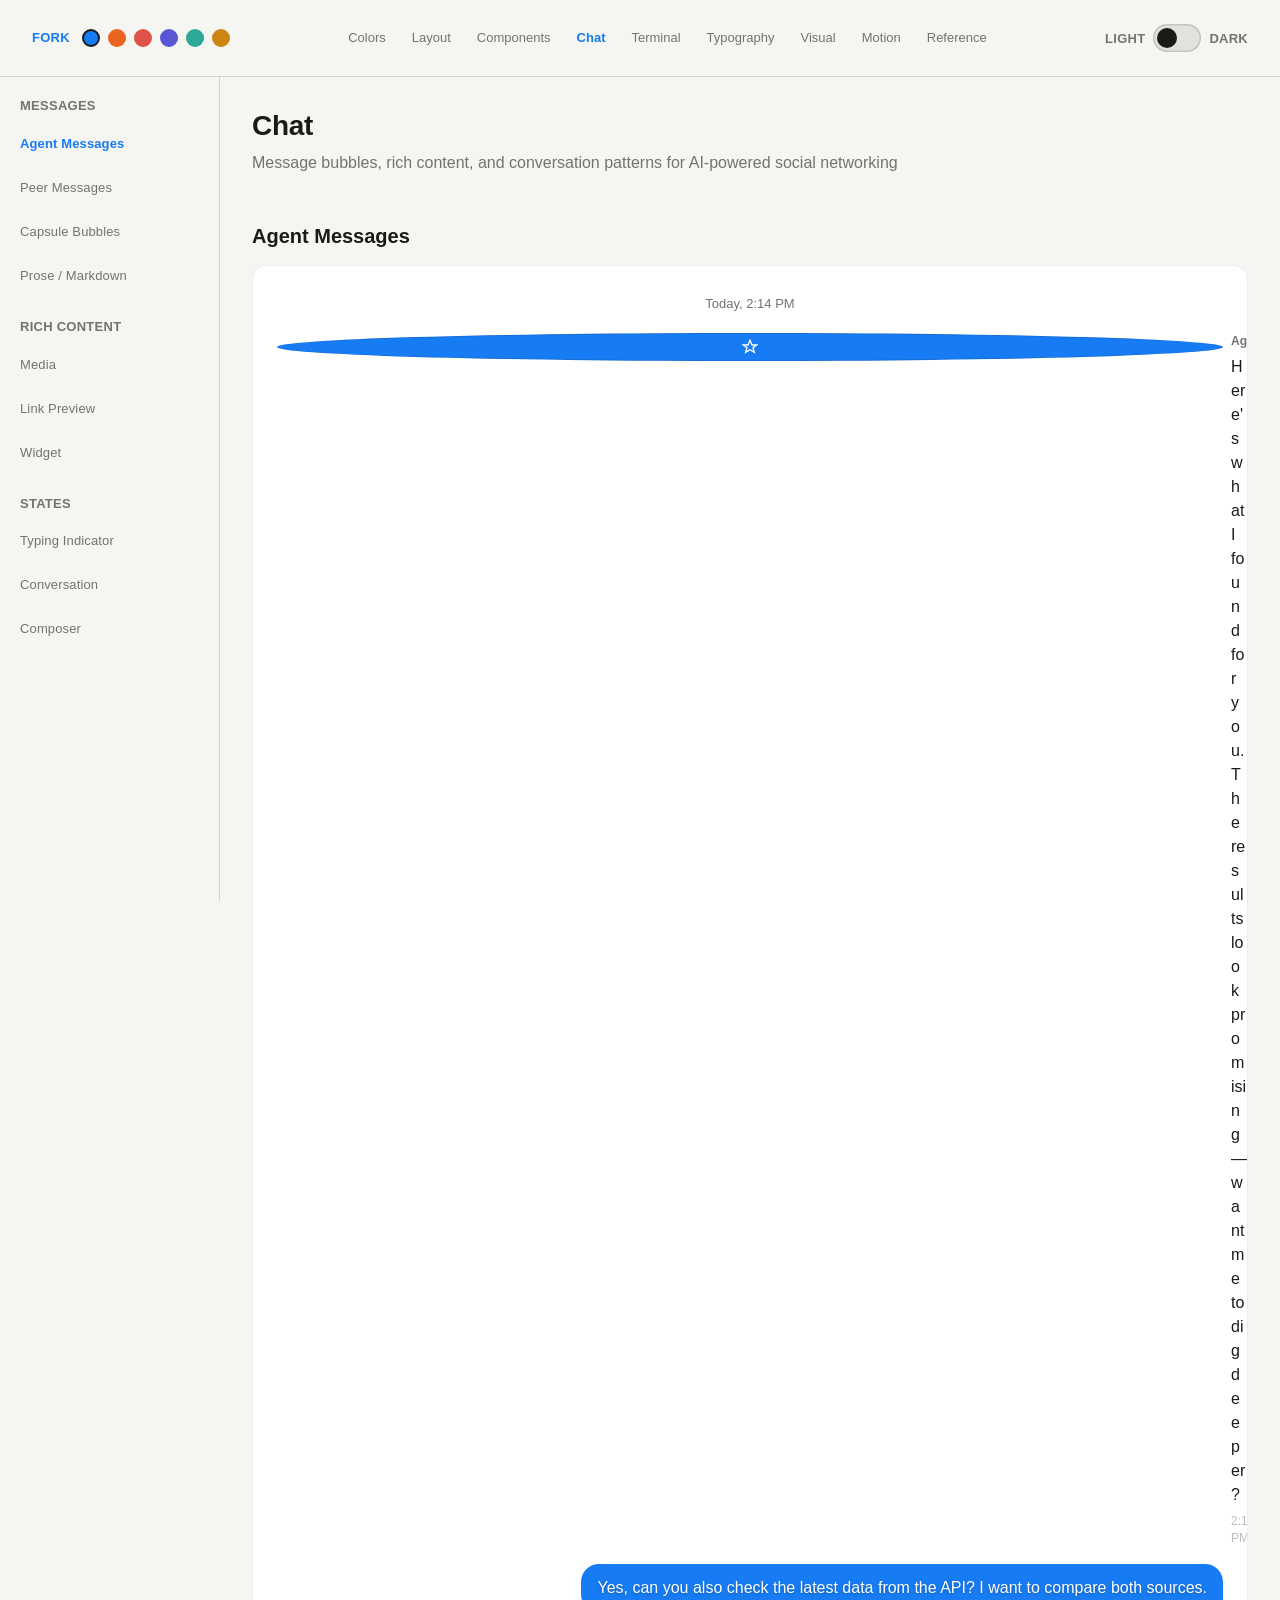
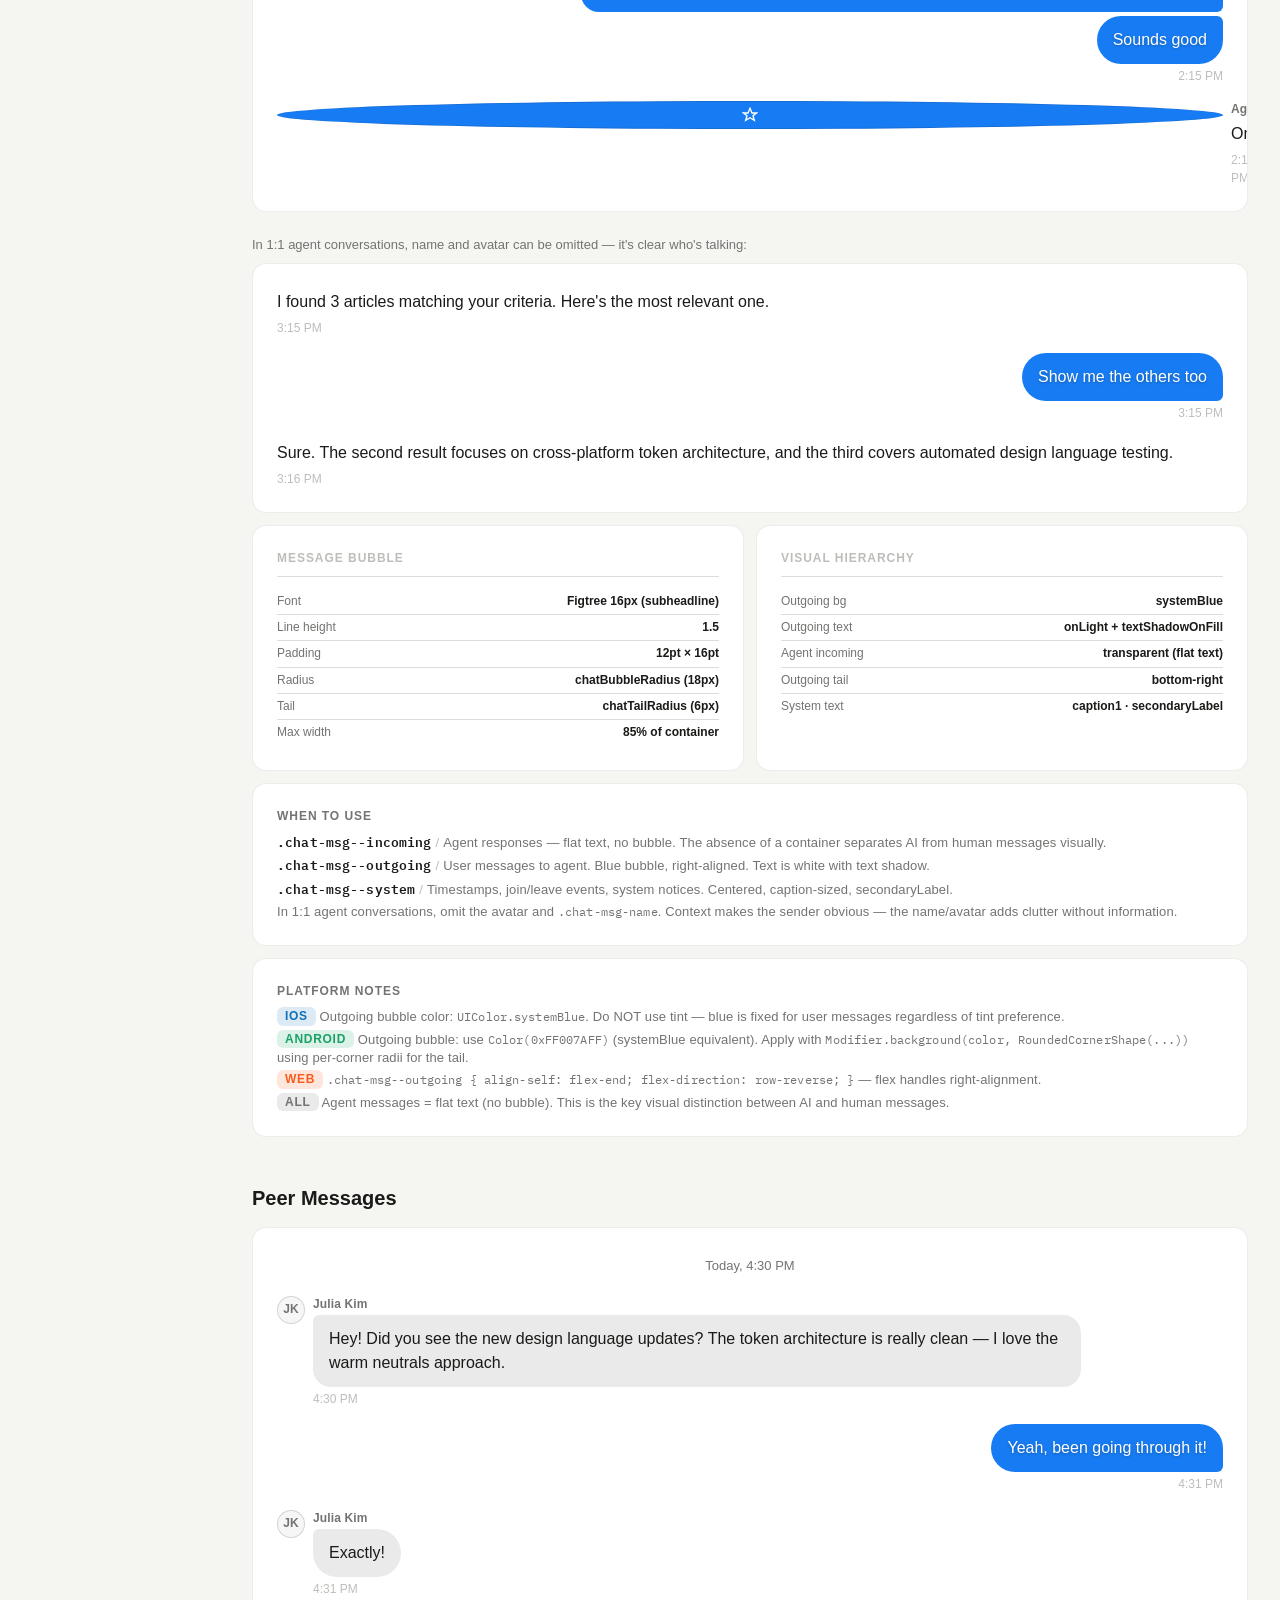
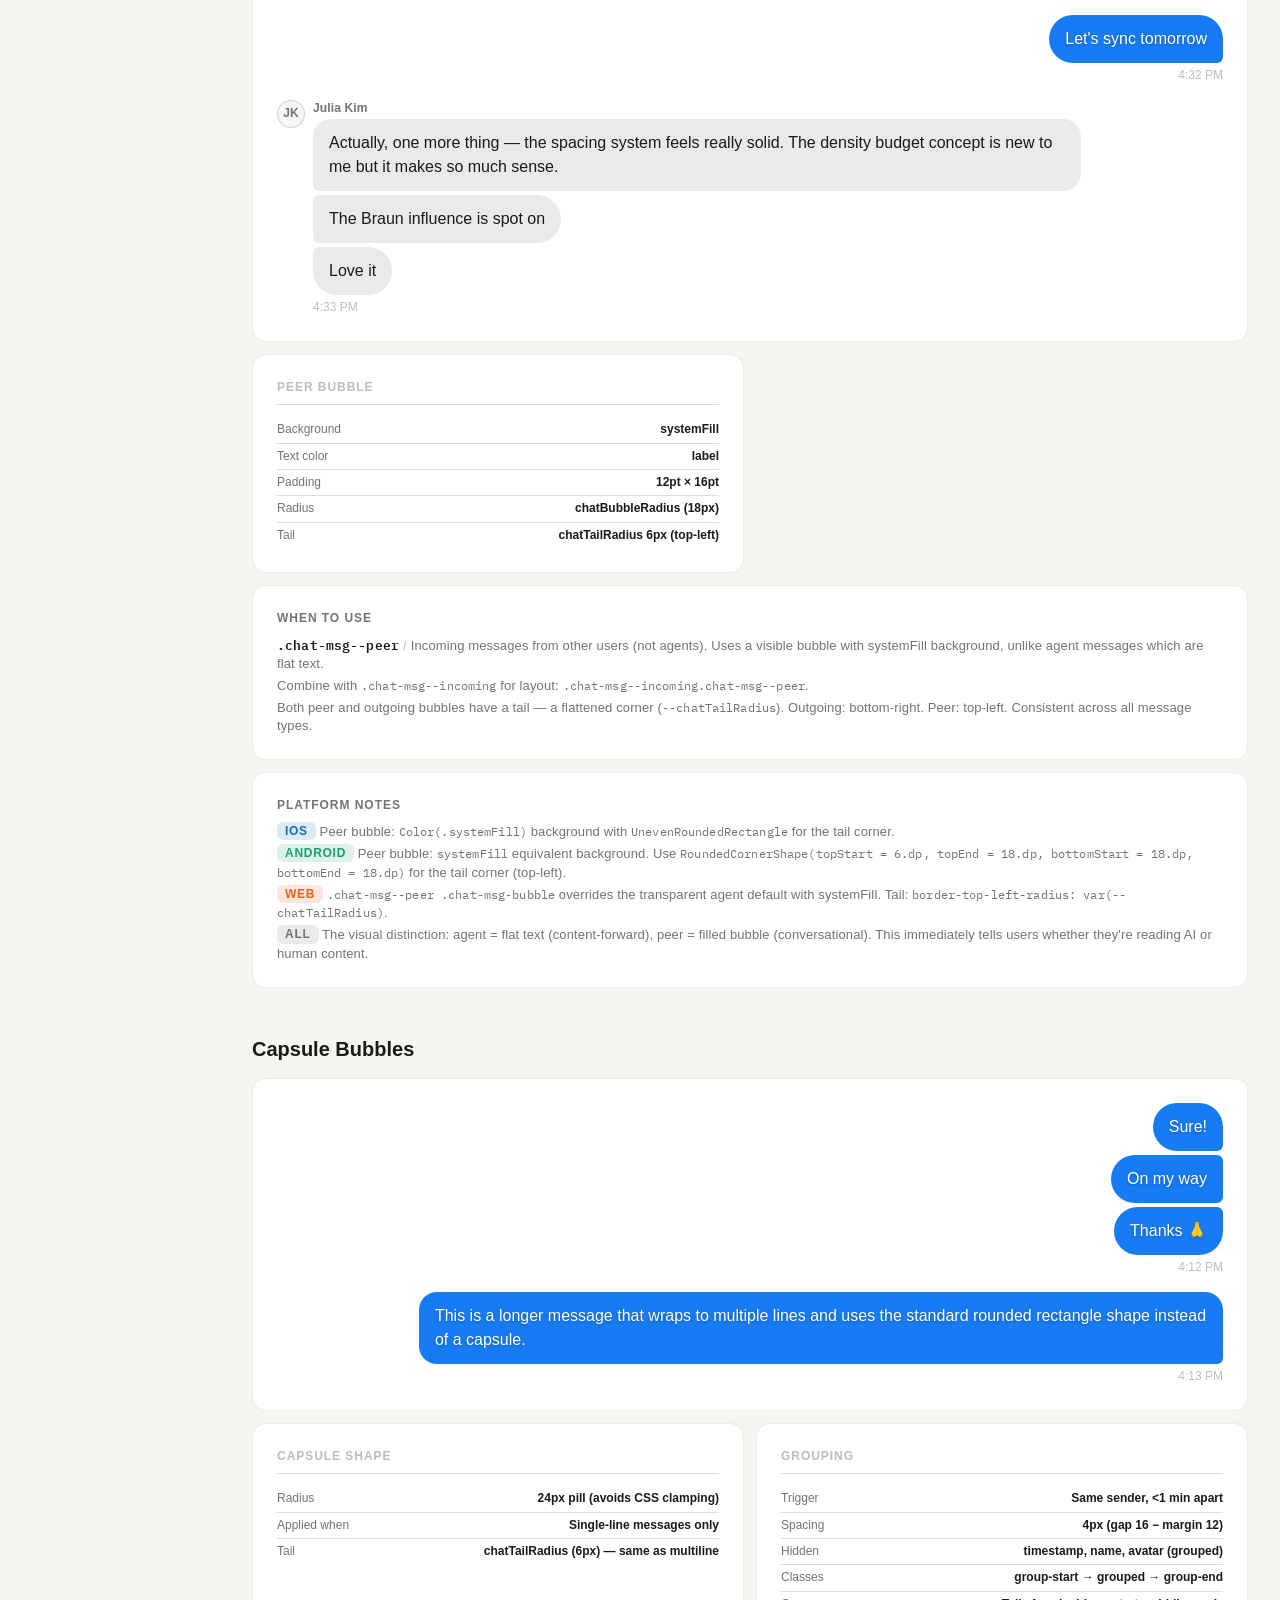
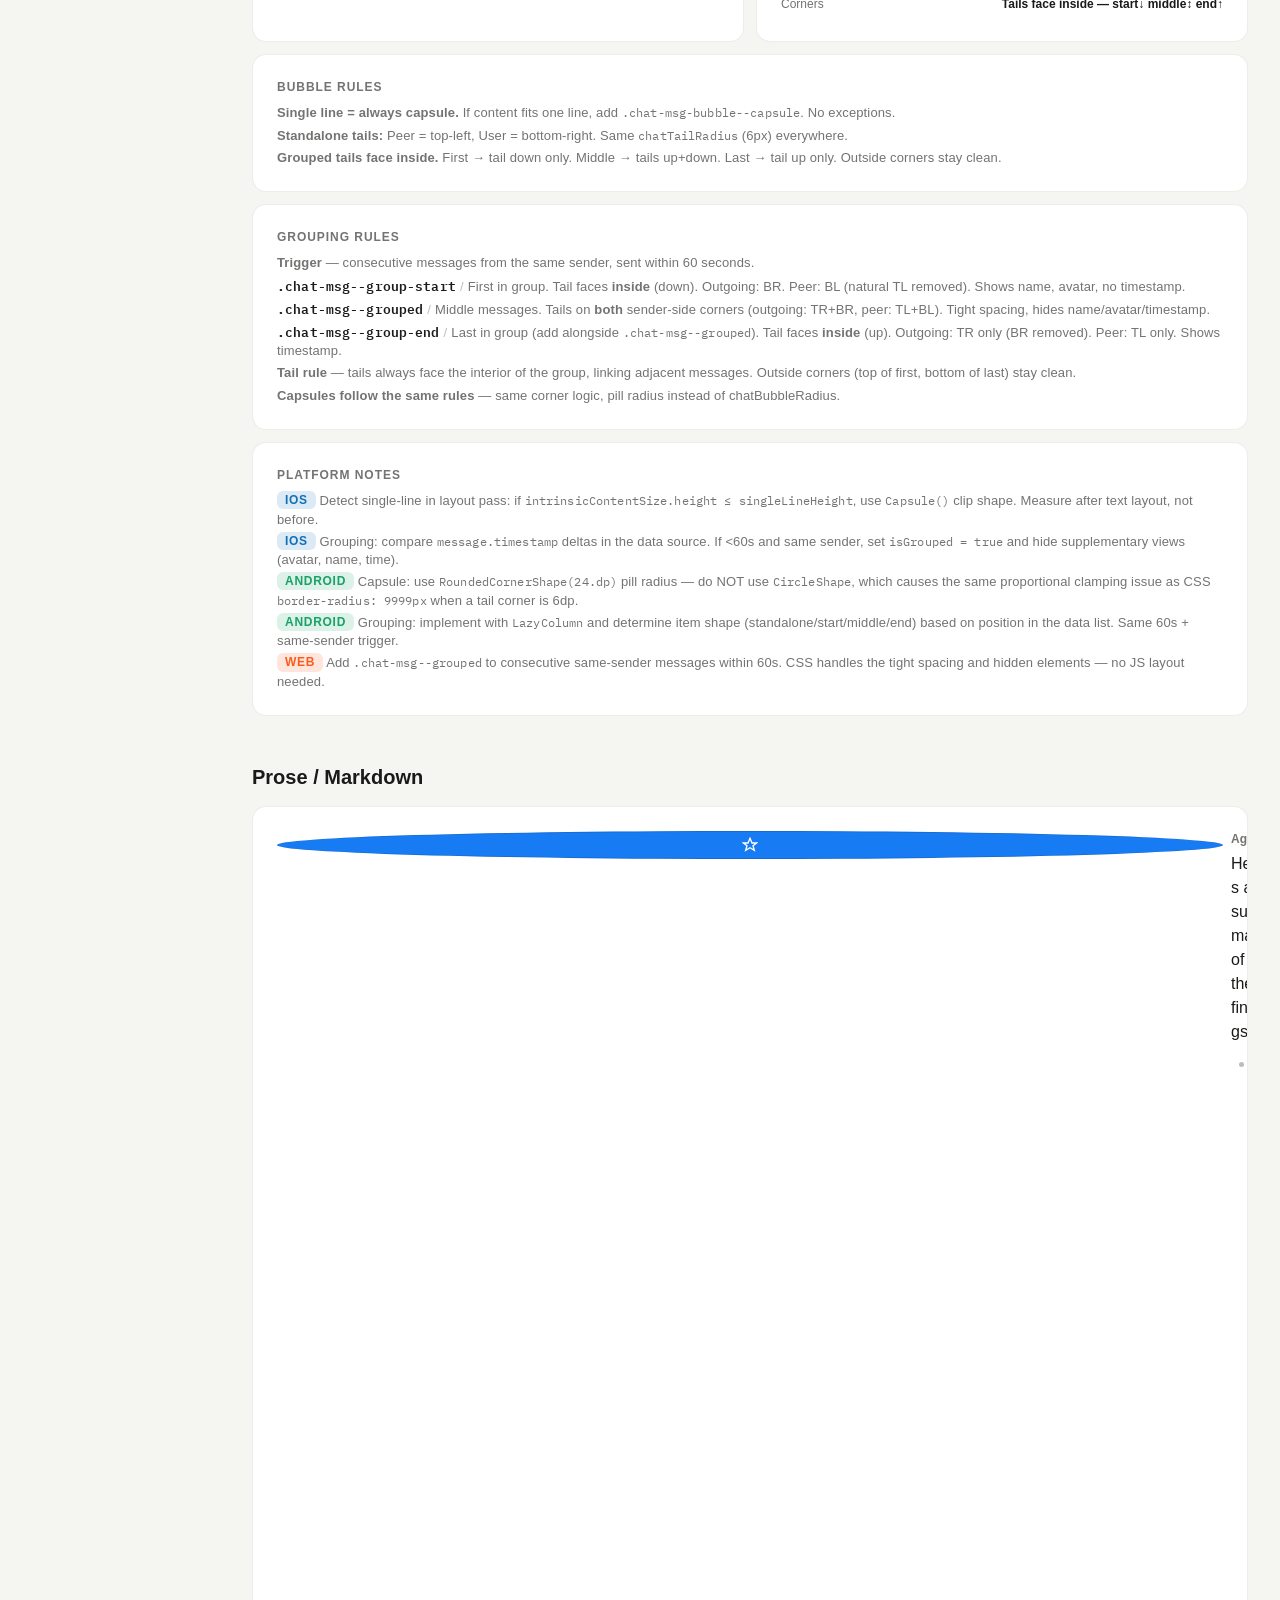
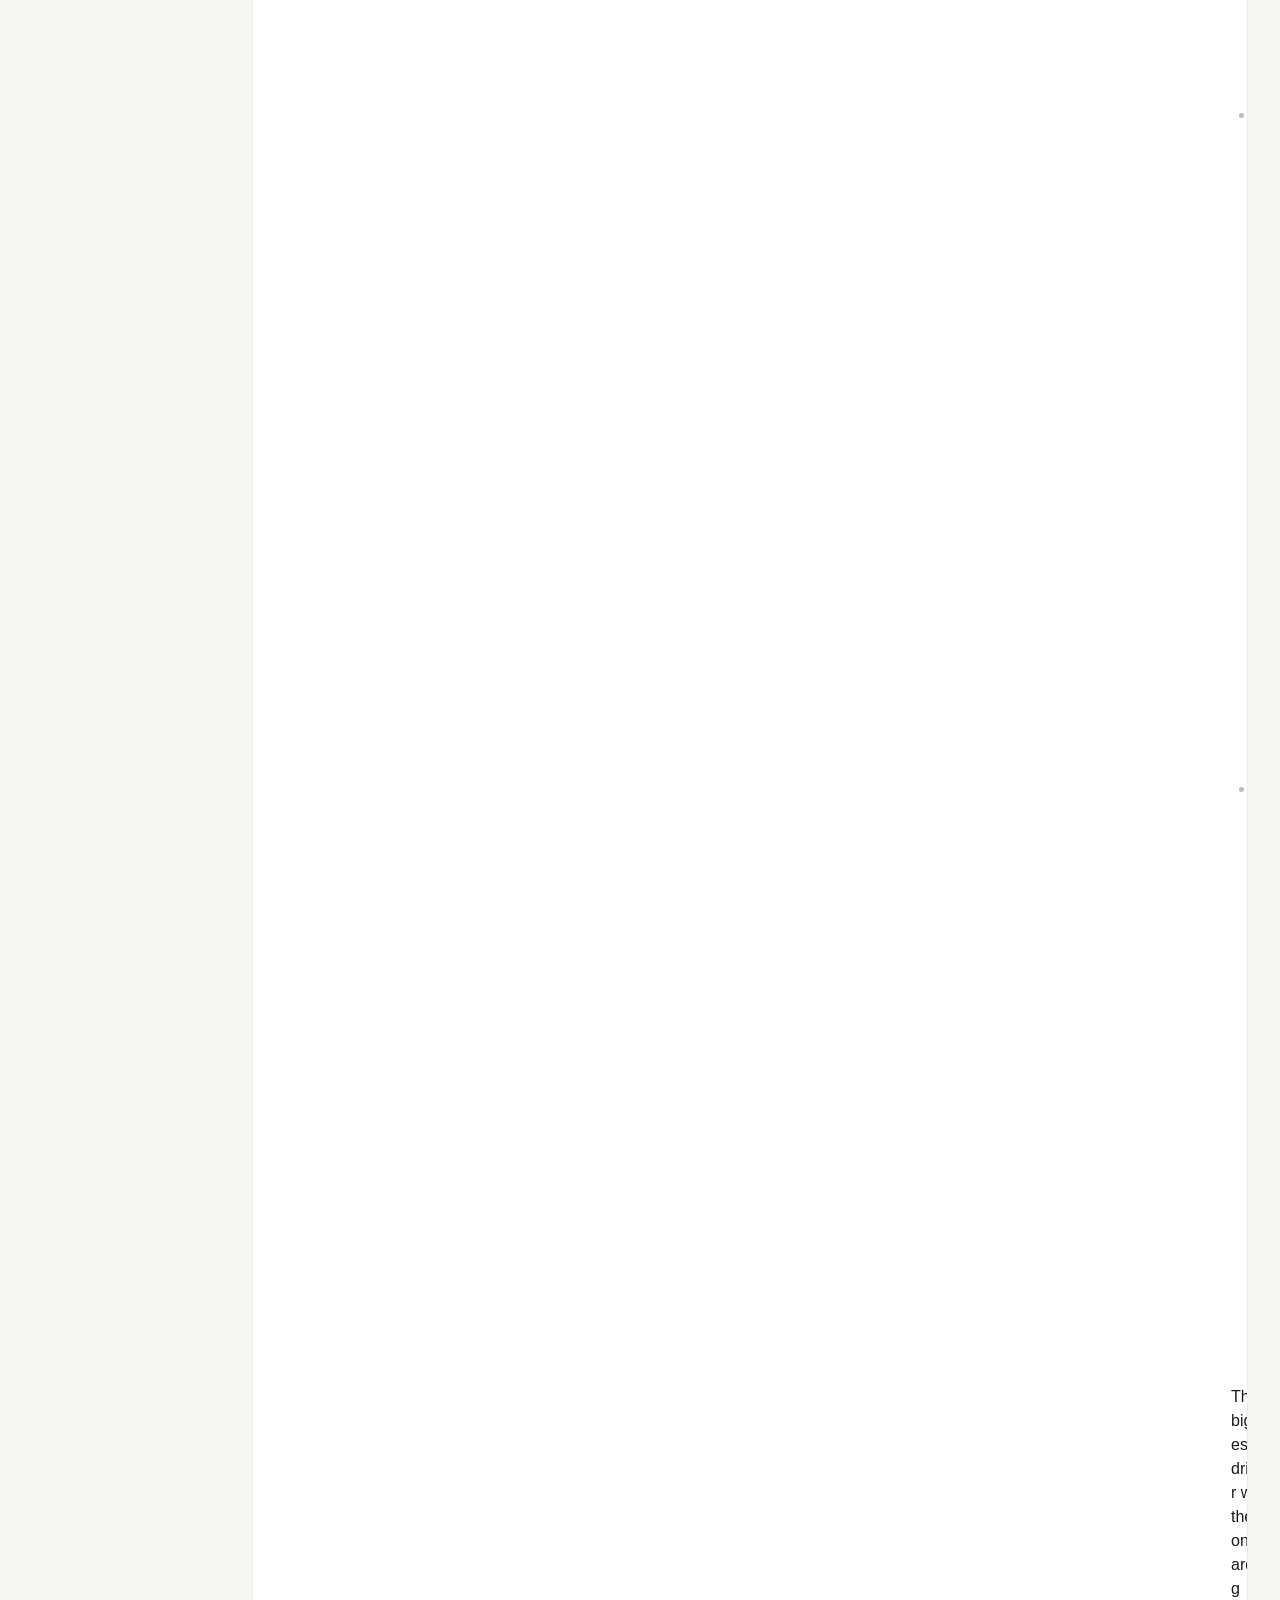
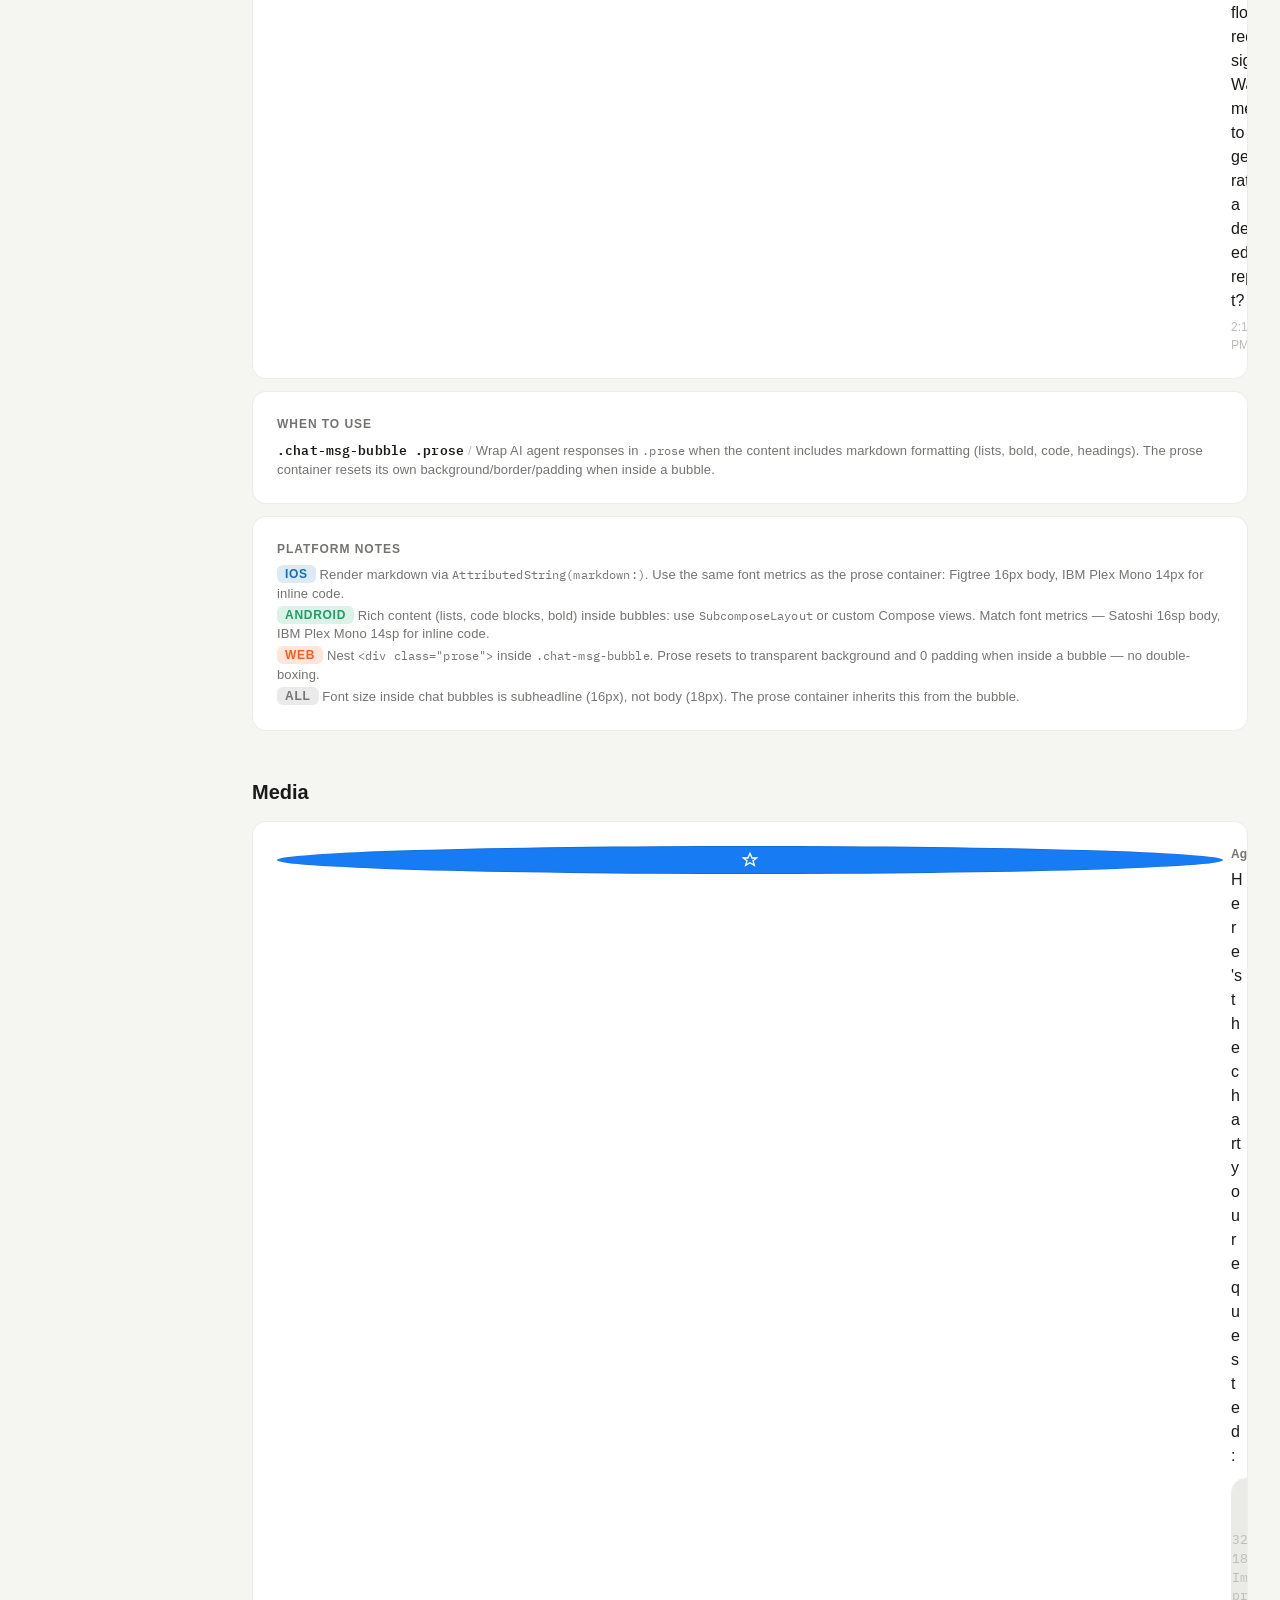
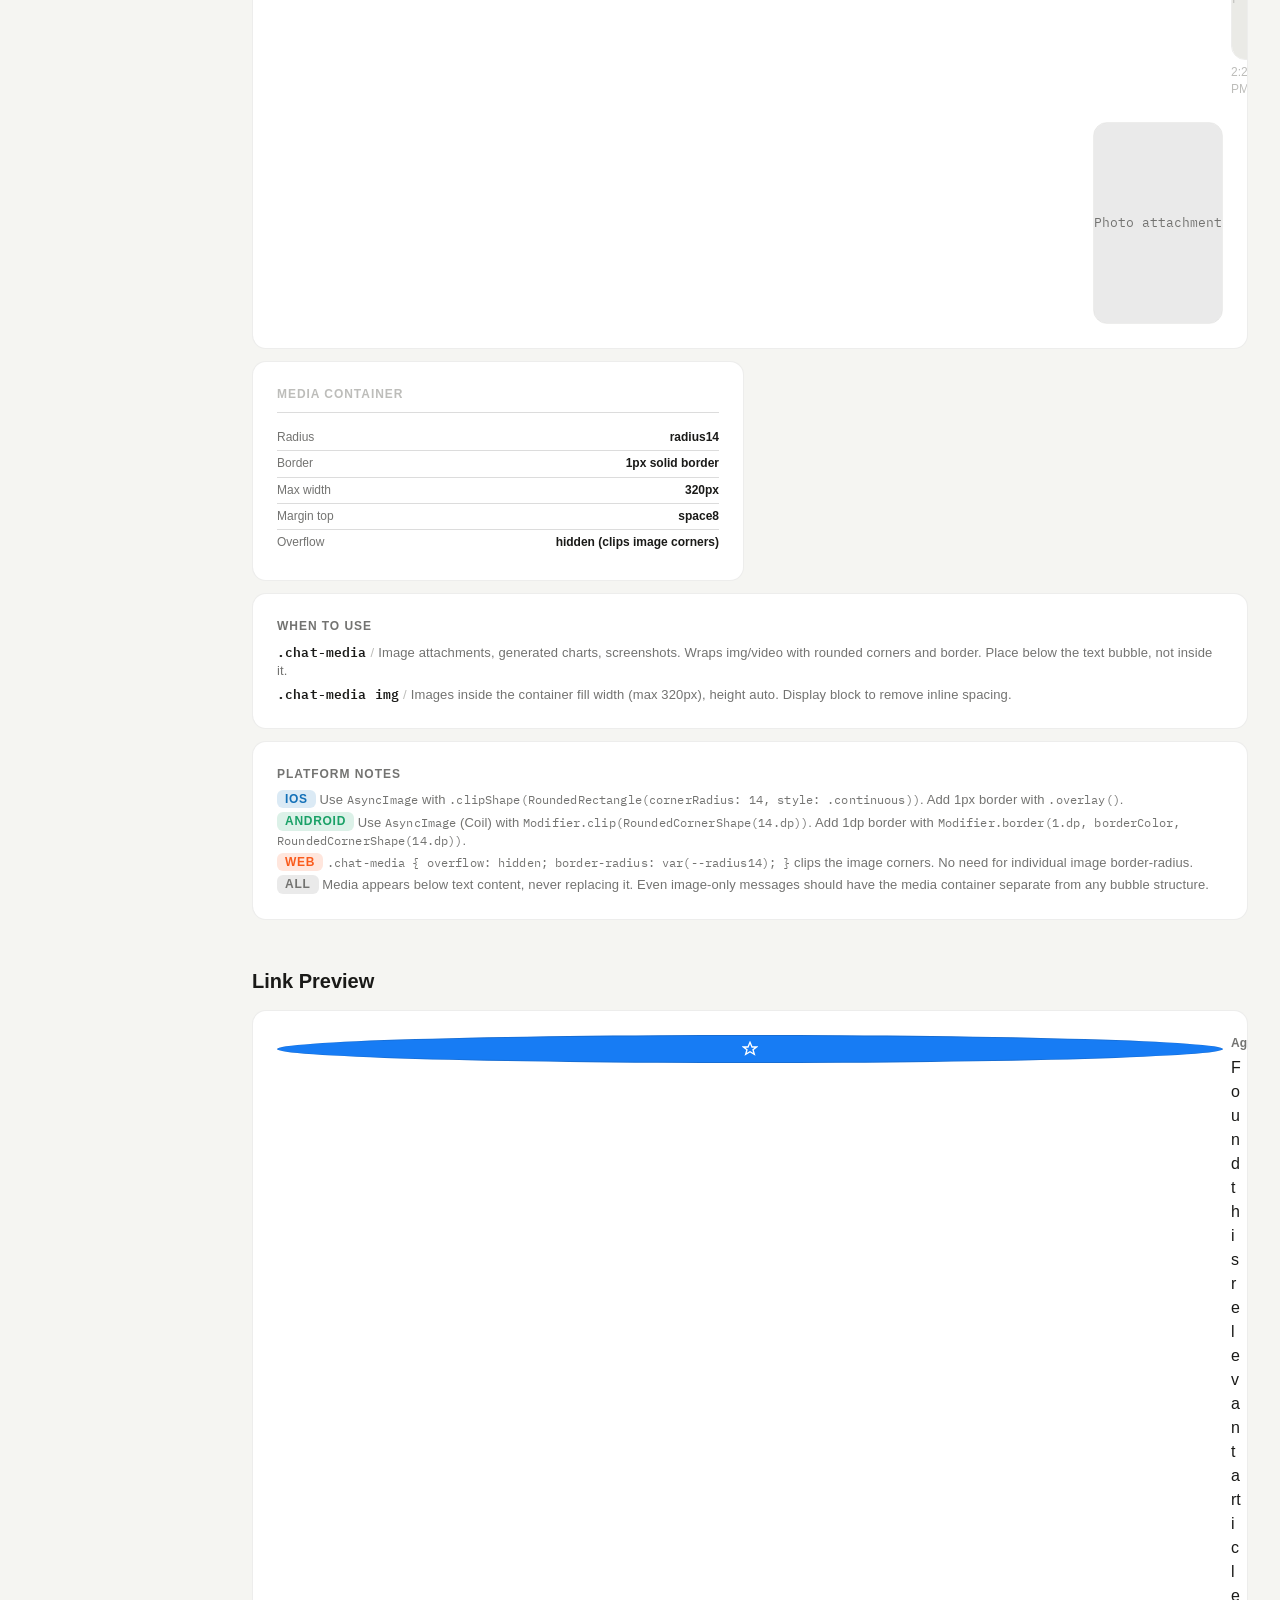
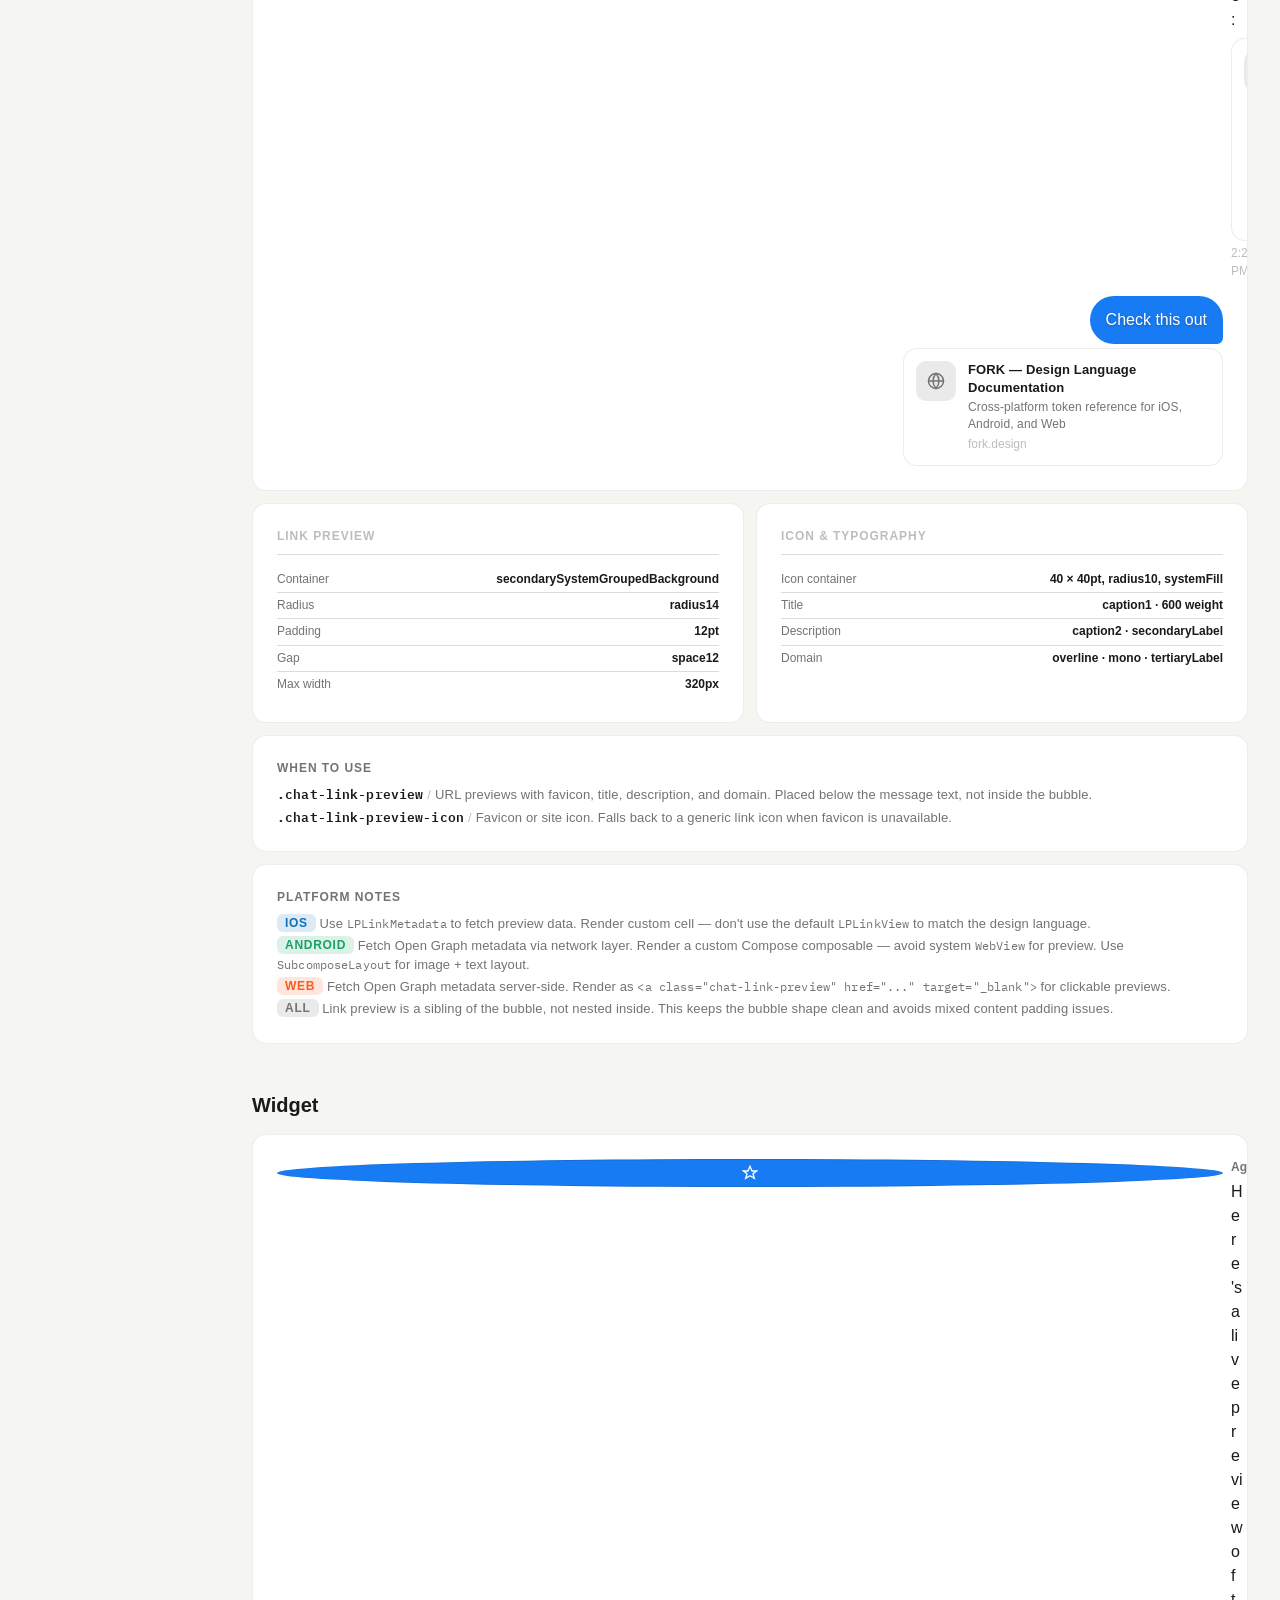
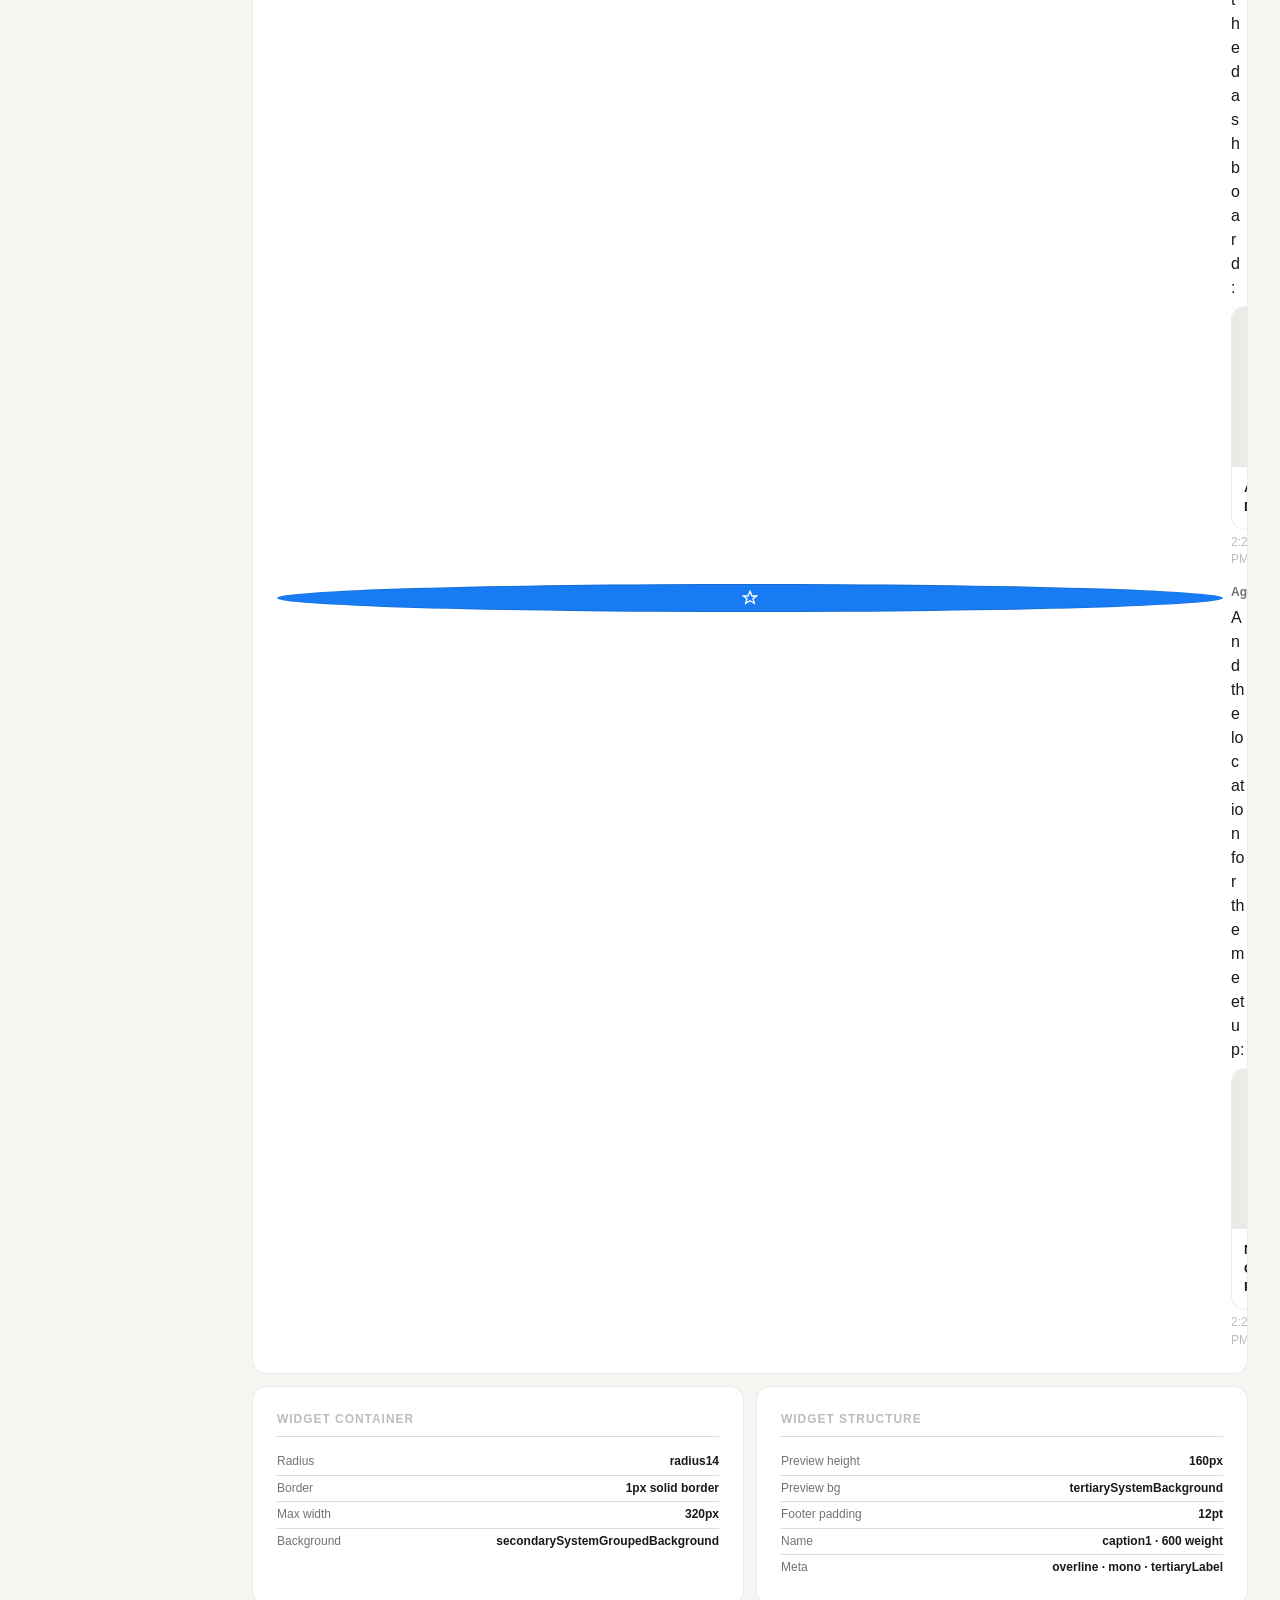
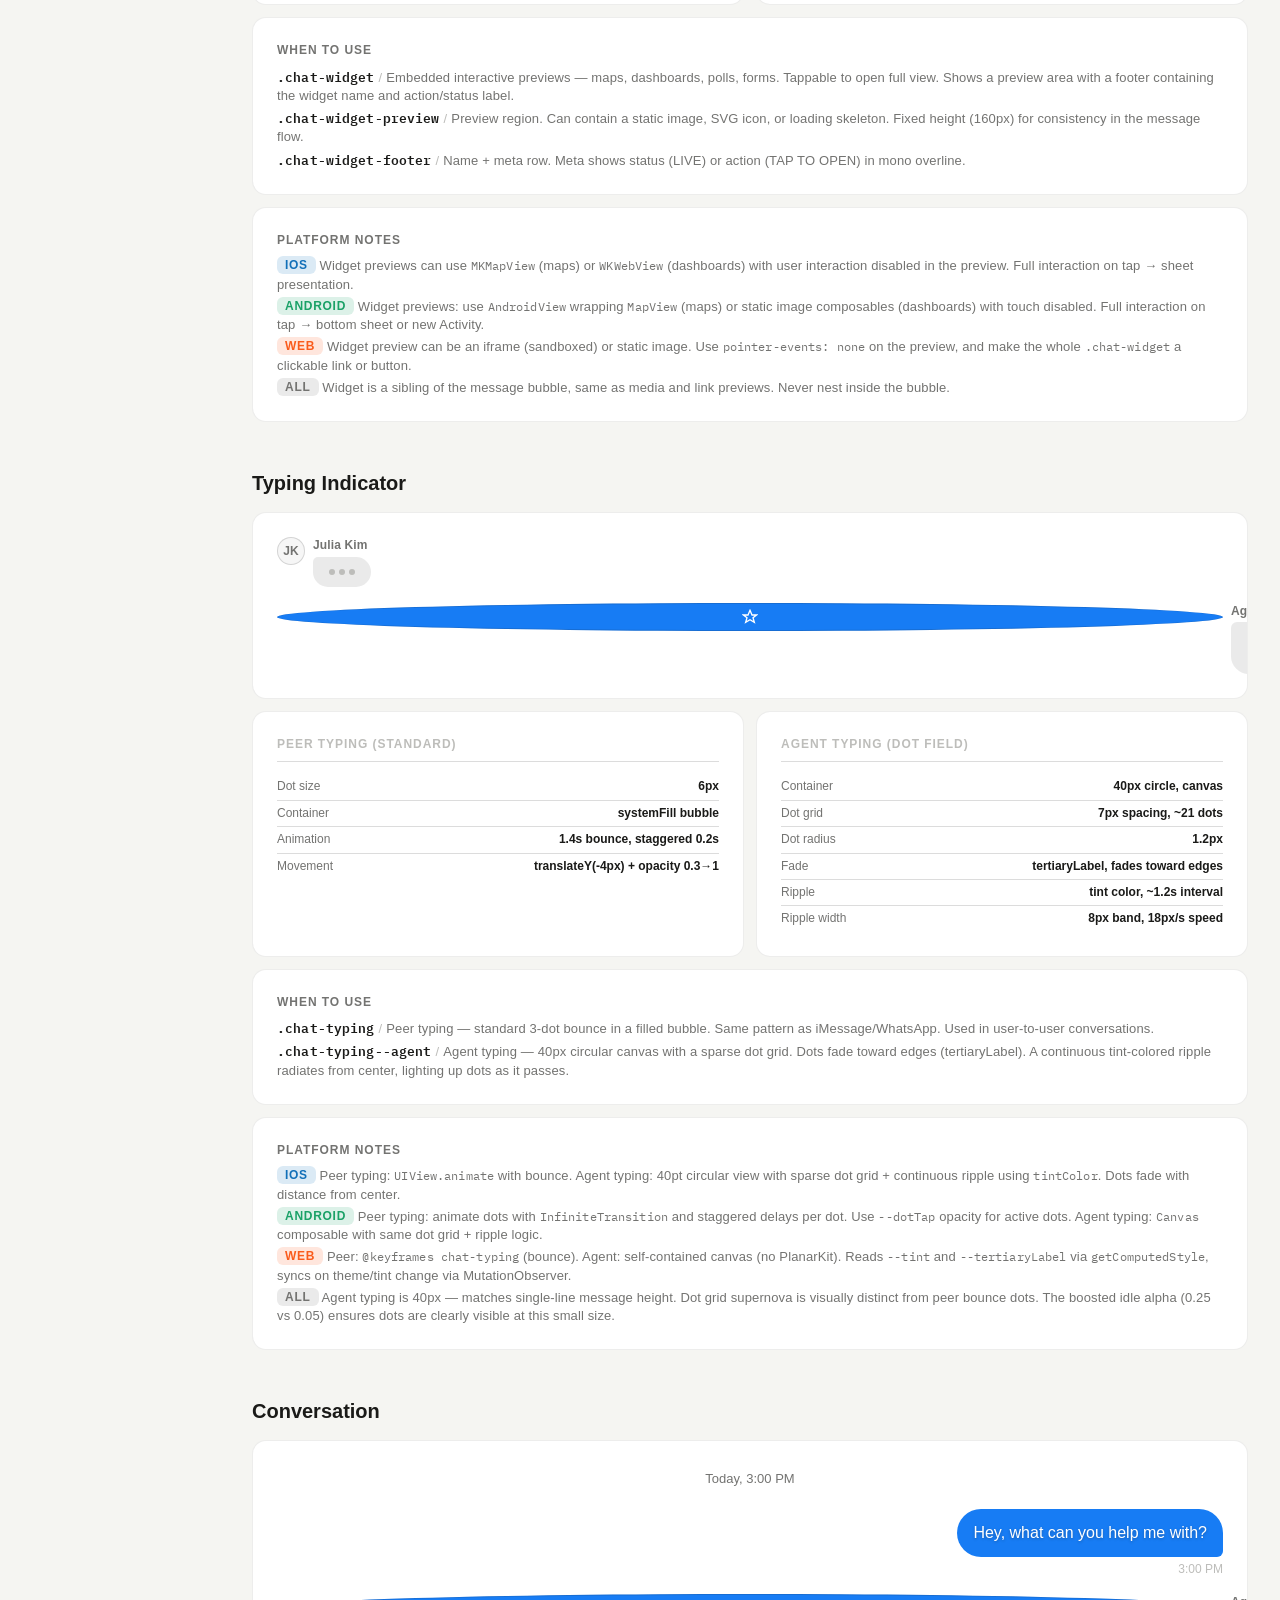
<file: pages/chat.html>
<!DOCTYPE html>
<html lang="en" data-theme="light">
<head>
<meta charset="UTF-8">
<meta name="viewport" content="width=device-width, initial-scale=1.0, viewport-fit=cover">
<title>Chat — FORK Design Language</title>
<meta name="description" content="FORK chat components: message bubbles, media attachments, link previews, widgets, typing indicators, and conversation patterns for AI social networking.">
<meta name="theme-color" content="#F5F5F2" media="(prefers-color-scheme: light)">
<meta name="theme-color" content="#1A1A18" media="(prefers-color-scheme: dark)">
<link href="https://fonts.googleapis.com/css2?family=Besley:ital,wght@0,400..900;1,400..900&family=Figtree:ital,wght@0,300..700;1,300..700&family=IBM+Plex+Mono:wght@400;500;600;700&display=swap" rel="stylesheet">
<link rel="stylesheet" href="../styles.css">
<script>(function(){var t=localStorage.getItem('te-theme');if(!t){t=window.matchMedia('(prefers-color-scheme:dark)').matches?'dark':'light'}document.documentElement.setAttribute('data-theme',t)})()</script>
</head>
<body>

<a href="#main-content" class="skip-link">Skip to content</a>

<div class="header">
  <div class="header-left">
    <a href="../index.html" class="header-title"><span class="header-title-accent">FORK</span></a>
    <div class="tint-picker" id="tint-picker"></div>
  </div>
  <nav class="top-nav" aria-label="Main navigation">
    <a class="top-nav-link" href="colors.html">Colors</a>
    <a class="top-nav-link" href="layout.html">Layout</a>
    <a class="top-nav-link" href="components.html">Components</a>
    <a class="top-nav-link active" href="chat.html" aria-current="page">Chat</a>
    <a class="top-nav-link" href="terminal.html">Terminal</a>
    <a class="top-nav-link" href="typography.html">Typography</a>
    <a class="top-nav-link" href="visual-direction.html">Visual</a>
    <a class="top-nav-link" href="motion.html">Motion</a>
    <a class="top-nav-link" href="reference.html">Reference</a>
  </nav>
  <div class="header-controls">
    <button class="toggle" onclick="toggleTheme()" aria-label="Toggle theme">
      <span class="toggle-label">Light</span>
      <div class="toggle-track"></div>
      <span class="toggle-label">Dark</span>
    </button>
  </div>
</div>

<div class="page-layout">

<nav class="sidebar" id="sidebar" aria-label="Page sections">
  <div class="sidebar-group">
    <div class="sidebar-group-label">Messages</div>
    <a class="sidebar-link" href="#agent-messages">Agent Messages</a>
    <a class="sidebar-link" href="#peer-messages">Peer Messages</a>
    <a class="sidebar-link" href="#capsule">Capsule Bubbles</a>
    <a class="sidebar-link" href="#prose-messages">Prose / Markdown</a>
  </div>
  <div class="sidebar-group">
    <div class="sidebar-group-label">Rich Content</div>
    <a class="sidebar-link" href="#media">Media</a>
    <a class="sidebar-link" href="#link-preview">Link Preview</a>
    <a class="sidebar-link" href="#widget">Widget</a>
  </div>
  <div class="sidebar-group">
    <div class="sidebar-group-label">States</div>
    <a class="sidebar-link" href="#typing">Typing Indicator</a>
    <a class="sidebar-link" href="#conversation">Conversation</a>
    <a class="sidebar-link" href="#composer">Composer</a>
  </div>
</nav>

<div class="page-main">
<main class="container" id="main-content">

<h1 class="page-title">Chat</h1>
<p class="page-subtitle">Message bubbles, rich content, and conversation patterns for AI-powered social networking</p>

  <!-- ════════════════════════════════════════ -->
  <!-- AGENT MESSAGES                           -->
  <!-- ════════════════════════════════════════ -->
  <div class="section" id="agent-messages">
    <h2 class="section-title">Agent Messages</h2>

    <div class="chat-demo">
      <div class="chat-msg chat-msg--system">
        <div class="chat-msg-bubble">Today, 2:14 PM</div>
      </div>

      <div class="chat-msg chat-msg--incoming">
        <div class="avatar avatar--sm avatar--ai">
          <svg viewBox="0 0 24 24" width="16" height="16" fill="none" stroke="currentColor" stroke-width="2"><path d="M12 2l3 7h7l-5.5 4 2 7L12 16l-6.5 4 2-7L2 9h7z"/></svg>
        </div>
        <div>
          <div class="chat-msg-name">Agent</div>
          <div class="chat-msg-bubble">Here's what I found for you. The results look promising — want me to dig deeper?</div>
          <div class="chat-msg-time">2:14 PM</div>
        </div>
      </div>

      <!-- Grouped outgoing: same sender, same minute -->
      <div class="chat-msg chat-msg--outgoing chat-msg--group-start">
        <div>
          <div class="chat-msg-bubble">Yes, can you also check the latest data from the API? I want to compare both sources.</div>
        </div>
      </div>

      <div class="chat-msg chat-msg--outgoing chat-msg--grouped chat-msg--group-end">
        <div>
          <div class="chat-msg-bubble chat-msg-bubble--capsule">Sounds good</div>
          <div class="chat-msg-time">2:15 PM</div>
        </div>
      </div>

      <div class="chat-msg chat-msg--incoming">
        <div class="avatar avatar--sm avatar--ai">
          <svg viewBox="0 0 24 24" width="16" height="16" fill="none" stroke="currentColor" stroke-width="2"><path d="M12 2l3 7h7l-5.5 4 2 7L12 16l-6.5 4 2-7L2 9h7z"/></svg>
        </div>
        <div>
          <div class="chat-msg-name">Agent</div>
          <div class="chat-msg-bubble chat-msg-bubble--capsule">On it. Pulling from both endpoints now.</div>
          <div class="chat-msg-time">2:15 PM</div>
        </div>
      </div>
    </div>

    <!-- Agent without name/avatar — 1:1 conversation -->
    <p style="margin-top: var(--space24); color: var(--secondaryLabel); font-size: var(--typeCaption1);">In 1:1 agent conversations, name and avatar can be omitted — it's clear who's talking:</p>
    <div class="chat-demo" style="margin-top: var(--space8);">
      <div class="chat-msg chat-msg--incoming">
        <div>
          <div class="chat-msg-bubble">I found 3 articles matching your criteria. Here's the most relevant one.</div>
          <div class="chat-msg-time">3:15 PM</div>
        </div>
      </div>

      <div class="chat-msg chat-msg--outgoing">
        <div>
          <div class="chat-msg-bubble chat-msg-bubble--capsule">Show me the others too</div>
          <div class="chat-msg-time">3:15 PM</div>
        </div>
      </div>

      <div class="chat-msg chat-msg--incoming">
        <div>
          <div class="chat-msg-bubble">Sure. The second result focuses on cross-platform token architecture, and the third covers automated design language testing.</div>
          <div class="chat-msg-time">3:16 PM</div>
        </div>
      </div>
    </div>

    <div class="spec-grid" style="margin-top: var(--space12);">
      <div class="spec-card">
        <div class="spec-title">Message Bubble</div>
        <div class="spec-row"><span class="spec-label">Font</span><span class="spec-val">Figtree 16px (subheadline)</span></div>
        <div class="spec-row"><span class="spec-label">Line height</span><span class="spec-val">1.5</span></div>
        <div class="spec-row"><span class="spec-label">Padding</span><span class="spec-val">12pt × 16pt</span></div>
        <div class="spec-row"><span class="spec-label">Radius</span><span class="spec-val">chatBubbleRadius (18px)</span></div>
        <div class="spec-row"><span class="spec-label">Tail</span><span class="spec-val">chatTailRadius (6px)</span></div>
        <div class="spec-row"><span class="spec-label">Max width</span><span class="spec-val">85% of container</span></div>
      </div>
      <div class="spec-card">
        <div class="spec-title">Visual Hierarchy</div>
        <div class="spec-row"><span class="spec-label">Outgoing bg</span><span class="spec-val">systemBlue</span></div>
        <div class="spec-row"><span class="spec-label">Outgoing text</span><span class="spec-val">onLight + textShadowOnFill</span></div>
        <div class="spec-row"><span class="spec-label">Agent incoming</span><span class="spec-val">transparent (flat text)</span></div>
        <div class="spec-row"><span class="spec-label">Outgoing tail</span><span class="spec-val">bottom-right</span></div>
        <div class="spec-row"><span class="spec-label">System text</span><span class="spec-val">caption1 · secondaryLabel</span></div>
      </div>
    </div>

    <div class="usage">
      <div class="usage-title">When to use</div>
      <ul class="usage-list">
        <li><span class="token">.chat-msg--incoming</span><span class="dash">/</span>Agent responses — flat text, no bubble. The absence of a container separates AI from human messages visually.</li>
        <li><span class="token">.chat-msg--outgoing</span><span class="dash">/</span>User messages to agent. Blue bubble, right-aligned. Text is white with text shadow.</li>
        <li><span class="token">.chat-msg--system</span><span class="dash">/</span>Timestamps, join/leave events, system notices. Centered, caption-sized, secondaryLabel.</li>
        <li>In 1:1 agent conversations, omit the avatar and <code class="code-inline">.chat-msg-name</code>. Context makes the sender obvious — the name/avatar adds clutter without information.</li>
      </ul>
    </div>
    <div class="usage">
      <div class="usage-title">Platform notes</div>
      <ul class="usage-list">
        <li><span class="tag tag--ios">iOS</span> Outgoing bubble color: <code class="code-inline">UIColor.systemBlue</code>. Do NOT use tint — blue is fixed for user messages regardless of tint preference.</li>
        <li><span class="tag tag--android">Android</span> Outgoing bubble: use <code class="code-inline">Color(0xFF007AFF)</code> (systemBlue equivalent). Apply with <code class="code-inline">Modifier.background(color, RoundedCornerShape(...))</code> using per-corner radii for the tail.</li>
        <li><span class="tag tag--web">Web</span> <code class="code-inline">.chat-msg--outgoing { align-self: flex-end; flex-direction: row-reverse; }</code> — flex handles right-alignment.</li>
        <li><span class="tag tag--all">All</span> Agent messages = flat text (no bubble). This is the key visual distinction between AI and human messages.</li>
      </ul>
    </div>
  </div>

  <!-- ════════════════════════════════════════ -->
  <!-- PEER MESSAGES                            -->
  <!-- ════════════════════════════════════════ -->
  <div class="section" id="peer-messages">
    <h2 class="section-title">Peer Messages</h2>

    <div class="chat-demo">
      <div class="chat-msg chat-msg--system">
        <div class="chat-msg-bubble">Today, 4:30 PM</div>
      </div>

      <div class="chat-msg chat-msg--incoming chat-msg--peer">
        <div class="avatar avatar--sm">
          <span style="font-size: var(--typeCaption2); font-weight: 600;">JK</span>
        </div>
        <div>
          <div class="chat-msg-name">Julia Kim</div>
          <div class="chat-msg-bubble">Hey! Did you see the new design language updates? The token architecture is really clean — I love the warm neutrals approach.</div>
          <div class="chat-msg-time">4:30 PM</div>
        </div>
      </div>

      <div class="chat-msg chat-msg--outgoing">
        <div>
          <div class="chat-msg-bubble chat-msg-bubble--capsule">Yeah, been going through it!</div>
          <div class="chat-msg-time">4:31 PM</div>
        </div>
      </div>

      <!-- Standalone peer capsule -->
      <div class="chat-msg chat-msg--incoming chat-msg--peer">
        <div class="avatar avatar--sm">
          <span style="font-size: var(--typeCaption2); font-weight: 600;">JK</span>
        </div>
        <div>
          <div class="chat-msg-name">Julia Kim</div>
          <div class="chat-msg-bubble chat-msg-bubble--capsule">Exactly!</div>
          <div class="chat-msg-time">4:31 PM</div>
        </div>
      </div>

      <div class="chat-msg chat-msg--outgoing">
        <div>
          <div class="chat-msg-bubble chat-msg-bubble--capsule">Let's sync tomorrow</div>
          <div class="chat-msg-time">4:32 PM</div>
        </div>
      </div>

      <!-- Grouped peer: 3 messages (multiline + capsule + capsule) -->
      <div class="chat-msg chat-msg--incoming chat-msg--peer chat-msg--group-start">
        <div class="avatar avatar--sm">
          <span style="font-size: var(--typeCaption2); font-weight: 600;">JK</span>
        </div>
        <div>
          <div class="chat-msg-name">Julia Kim</div>
          <div class="chat-msg-bubble">Actually, one more thing — the spacing system feels really solid. The density budget concept is new to me but it makes so much sense.</div>
        </div>
      </div>

      <div class="chat-msg chat-msg--incoming chat-msg--peer chat-msg--grouped">
        <div class="avatar avatar--sm">
          <span style="font-size: var(--typeCaption2); font-weight: 600;">JK</span>
        </div>
        <div>
          <div class="chat-msg-bubble chat-msg-bubble--capsule">The Braun influence is spot on</div>
        </div>
      </div>

      <div class="chat-msg chat-msg--incoming chat-msg--peer chat-msg--grouped chat-msg--group-end">
        <div class="avatar avatar--sm">
          <span style="font-size: var(--typeCaption2); font-weight: 600;">JK</span>
        </div>
        <div>
          <div class="chat-msg-bubble chat-msg-bubble--capsule">Love it</div>
          <div class="chat-msg-time">4:33 PM</div>
        </div>
      </div>
    </div>

    <div class="spec-grid" style="margin-top: var(--space12);">
      <div class="spec-card">
        <div class="spec-title">Peer Bubble</div>
        <div class="spec-row"><span class="spec-label">Background</span><span class="spec-val">systemFill</span></div>
        <div class="spec-row"><span class="spec-label">Text color</span><span class="spec-val">label</span></div>
        <div class="spec-row"><span class="spec-label">Padding</span><span class="spec-val">12pt × 16pt</span></div>
        <div class="spec-row"><span class="spec-label">Radius</span><span class="spec-val">chatBubbleRadius (18px)</span></div>
        <div class="spec-row"><span class="spec-label">Tail</span><span class="spec-val">chatTailRadius 6px (top-left)</span></div>
      </div>
    </div>

    <div class="usage">
      <div class="usage-title">When to use</div>
      <ul class="usage-list">
        <li><span class="token">.chat-msg--peer</span><span class="dash">/</span>Incoming messages from other users (not agents). Uses a visible bubble with systemFill background, unlike agent messages which are flat text.</li>
        <li>Combine with <code class="code-inline">.chat-msg--incoming</code> for layout: <code class="code-inline">.chat-msg--incoming.chat-msg--peer</code>.</li>
        <li>Both peer and outgoing bubbles have a tail — a flattened corner (<code class="code-inline">--chatTailRadius</code>). Outgoing: bottom-right. Peer: top-left. Consistent across all message types.</li>
      </ul>
    </div>
    <div class="usage">
      <div class="usage-title">Platform notes</div>
      <ul class="usage-list">
        <li><span class="tag tag--ios">iOS</span> Peer bubble: <code class="code-inline">Color(.systemFill)</code> background with <code class="code-inline">UnevenRoundedRectangle</code> for the tail corner.</li>
        <li><span class="tag tag--android">Android</span> Peer bubble: <code class="code-inline">systemFill</code> equivalent background. Use <code class="code-inline">RoundedCornerShape(topStart = 6.dp, topEnd = 18.dp, bottomStart = 18.dp, bottomEnd = 18.dp)</code> for the tail corner (top-left).</li>
        <li><span class="tag tag--web">Web</span> <code class="code-inline">.chat-msg--peer .chat-msg-bubble</code> overrides the transparent agent default with systemFill. Tail: <code class="code-inline">border-top-left-radius: var(--chatTailRadius)</code>.</li>
        <li><span class="tag tag--all">All</span> The visual distinction: agent = flat text (content-forward), peer = filled bubble (conversational). This immediately tells users whether they're reading AI or human content.</li>
      </ul>
    </div>
  </div>

  <!-- ════════════════════════════════════════ -->
  <!-- CAPSULE BUBBLES                          -->
  <!-- ════════════════════════════════════════ -->
  <div class="section" id="capsule">
    <h2 class="section-title">Capsule Bubbles</h2>

    <div class="chat-demo">
      <!-- Group of 3 capsules: same sender, <1 min -->
      <div class="chat-msg chat-msg--outgoing chat-msg--group-start">
        <div>
          <div class="chat-msg-bubble chat-msg-bubble--capsule">Sure!</div>
        </div>
      </div>
      <div class="chat-msg chat-msg--outgoing chat-msg--grouped">
        <div>
          <div class="chat-msg-bubble chat-msg-bubble--capsule">On my way</div>
        </div>
      </div>
      <div class="chat-msg chat-msg--outgoing chat-msg--grouped chat-msg--group-end">
        <div>
          <div class="chat-msg-bubble chat-msg-bubble--capsule">Thanks 🙏</div>
          <div class="chat-msg-time">4:12 PM</div>
        </div>
      </div>

      <!-- Standalone multi-line (different minute) -->
      <div class="chat-msg chat-msg--outgoing">
        <div>
          <div class="chat-msg-bubble">This is a longer message that wraps to multiple lines and uses the standard rounded rectangle shape instead of a capsule.</div>
          <div class="chat-msg-time">4:13 PM</div>
        </div>
      </div>
    </div>

    <div class="spec-grid" style="margin-top: var(--space12);">
      <div class="spec-card">
        <div class="spec-title">Capsule Shape</div>
        <div class="spec-row"><span class="spec-label">Radius</span><span class="spec-val">24px pill (avoids CSS clamping)</span></div>
        <div class="spec-row"><span class="spec-label">Applied when</span><span class="spec-val">Single-line messages only</span></div>
        <div class="spec-row"><span class="spec-label">Tail</span><span class="spec-val">chatTailRadius (6px) — same as multiline</span></div>
      </div>
      <div class="spec-card">
        <div class="spec-title">Grouping</div>
        <div class="spec-row"><span class="spec-label">Trigger</span><span class="spec-val">Same sender, &lt;1 min apart</span></div>
        <div class="spec-row"><span class="spec-label">Spacing</span><span class="spec-val">4px (gap 16 − margin 12)</span></div>
        <div class="spec-row"><span class="spec-label">Hidden</span><span class="spec-val">timestamp, name, avatar (grouped)</span></div>
        <div class="spec-row"><span class="spec-label">Classes</span><span class="spec-val">group-start → grouped → group-end</span></div>
        <div class="spec-row"><span class="spec-label">Corners</span><span class="spec-val">Tails face inside — start↓ middle↕ end↑</span></div>
      </div>
    </div>

    <div class="usage">
      <div class="usage-title">Bubble rules</div>
      <ul class="usage-list">
        <li><strong>Single line = always capsule.</strong> If content fits one line, add <code class="code-inline">.chat-msg-bubble--capsule</code>. No exceptions.</li>
        <li><strong>Standalone tails:</strong> Peer = top-left, User = bottom-right. Same <code class="code-inline">chatTailRadius</code> (6px) everywhere.</li>
        <li><strong>Grouped tails face inside.</strong> First → tail down only. Middle → tails up+down. Last → tail up only. Outside corners stay clean.</li>
      </ul>
    </div>

    <div class="usage">
      <div class="usage-title">Grouping rules</div>
      <ul class="usage-list">
        <li><strong>Trigger</strong> — consecutive messages from the same sender, sent within 60 seconds.</li>
        <li><span class="token">.chat-msg--group-start</span><span class="dash">/</span>First in group. Tail faces <strong>inside</strong> (down). Outgoing: BR. Peer: BL (natural TL removed). Shows name, avatar, no timestamp.</li>
        <li><span class="token">.chat-msg--grouped</span><span class="dash">/</span>Middle messages. Tails on <strong>both</strong> sender-side corners (outgoing: TR+BR, peer: TL+BL). Tight spacing, hides name/avatar/timestamp.</li>
        <li><span class="token">.chat-msg--group-end</span><span class="dash">/</span>Last in group (add alongside <code class="code-inline">.chat-msg--grouped</code>). Tail faces <strong>inside</strong> (up). Outgoing: TR only (BR removed). Peer: TL only. Shows timestamp.</li>
        <li><strong>Tail rule</strong> — tails always face the interior of the group, linking adjacent messages. Outside corners (top of first, bottom of last) stay clean.</li>
        <li><strong>Capsules follow the same rules</strong> — same corner logic, pill radius instead of chatBubbleRadius.</li>
      </ul>
    </div>
    <div class="usage">
      <div class="usage-title">Platform notes</div>
      <ul class="usage-list">
        <li><span class="tag tag--ios">iOS</span> Detect single-line in layout pass: if <code class="code-inline">intrinsicContentSize.height ≤ singleLineHeight</code>, use <code class="code-inline">Capsule()</code> clip shape. Measure after text layout, not before.</li>
        <li><span class="tag tag--ios">iOS</span> Grouping: compare <code class="code-inline">message.timestamp</code> deltas in the data source. If &lt;60s and same sender, set <code class="code-inline">isGrouped = true</code> and hide supplementary views (avatar, name, time).</li>
        <li><span class="tag tag--android">Android</span> Capsule: use <code class="code-inline">RoundedCornerShape(24.dp)</code> pill radius — do NOT use <code class="code-inline">CircleShape</code>, which causes the same proportional clamping issue as CSS <code class="code-inline">border-radius: 9999px</code> when a tail corner is 6dp.</li>
        <li><span class="tag tag--android">Android</span> Grouping: implement with <code class="code-inline">LazyColumn</code> and determine item shape (standalone/start/middle/end) based on position in the data list. Same 60s + same-sender trigger.</li>
        <li><span class="tag tag--web">Web</span> Add <code class="code-inline">.chat-msg--grouped</code> to consecutive same-sender messages within 60s. CSS handles the tight spacing and hidden elements — no JS layout needed.</li>
      </ul>
    </div>
  </div>

  <!-- ════════════════════════════════════════ -->
  <!-- PROSE / MARKDOWN MESSAGES                -->
  <!-- ════════════════════════════════════════ -->
  <div class="section" id="prose-messages">
    <h2 class="section-title">Prose / Markdown</h2>

    <div class="chat-demo">
      <div class="chat-msg chat-msg--incoming">
        <div class="avatar avatar--sm avatar--ai">
          <svg viewBox="0 0 24 24" width="16" height="16" fill="none" stroke="currentColor" stroke-width="2"><path d="M12 2l3 7h7l-5.5 4 2 7L12 16l-6.5 4 2-7L2 9h7z"/></svg>
        </div>
        <div>
          <div class="chat-msg-name">Agent</div>
          <div class="chat-msg-bubble">
            <div class="prose">
              <p>Here's a summary of the findings:</p>
              <ul>
                <li><strong>Revenue</strong> is up 12% quarter-over-quarter</li>
                <li><strong>User retention</strong> improved from 68% to 74%</li>
                <li>API latency dropped to <code>42ms</code> average</li>
              </ul>
              <p>The biggest driver was the onboarding flow redesign. Want me to generate a detailed report?</p>
            </div>
          </div>
          <div class="chat-msg-time">2:18 PM</div>
        </div>
      </div>
    </div>

    <div class="usage">
      <div class="usage-title">When to use</div>
      <ul class="usage-list">
        <li><span class="token">.chat-msg-bubble .prose</span><span class="dash">/</span>Wrap AI agent responses in <code class="code-inline">.prose</code> when the content includes markdown formatting (lists, bold, code, headings). The prose container resets its own background/border/padding when inside a bubble.</li>
      </ul>
    </div>
    <div class="usage">
      <div class="usage-title">Platform notes</div>
      <ul class="usage-list">
        <li><span class="tag tag--ios">iOS</span> Render markdown via <code class="code-inline">AttributedString(markdown:)</code>. Use the same font metrics as the prose container: Figtree 16px body, IBM Plex Mono 14px for inline code.</li>
        <li><span class="tag tag--android">Android</span> Rich content (lists, code blocks, bold) inside bubbles: use <code class="code-inline">SubcomposeLayout</code> or custom Compose views. Match font metrics — Satoshi 16sp body, IBM Plex Mono 14sp for inline code.</li>
        <li><span class="tag tag--web">Web</span> Nest <code class="code-inline">&lt;div class="prose"&gt;</code> inside <code class="code-inline">.chat-msg-bubble</code>. Prose resets to transparent background and 0 padding when inside a bubble — no double-boxing.</li>
        <li><span class="tag tag--all">All</span> Font size inside chat bubbles is subheadline (16px), not body (18px). The prose container inherits this from the bubble.</li>
      </ul>
    </div>
  </div>

  <!-- ════════════════════════════════════════ -->
  <!-- MEDIA                                    -->
  <!-- ════════════════════════════════════════ -->
  <div class="section" id="media">
    <h2 class="section-title">Media</h2>

    <div class="chat-demo">
      <div class="chat-msg chat-msg--incoming">
        <div class="avatar avatar--sm avatar--ai">
          <svg viewBox="0 0 24 24" width="16" height="16" fill="none" stroke="currentColor" stroke-width="2"><path d="M12 2l3 7h7l-5.5 4 2 7L12 16l-6.5 4 2-7L2 9h7z"/></svg>
        </div>
        <div>
          <div class="chat-msg-name">Agent</div>
          <div class="chat-msg-bubble">Here's the chart you requested:</div>
          <div class="chat-media">
            <div style="height: 180px; background: var(--tertiarySystemBackground); display: flex; align-items: center; justify-content: center; color: var(--tertiaryLabel); font-family: var(--fontMono); font-size: var(--typeCaption1);">320 × 180 · Image preview</div>
          </div>
          <div class="chat-msg-time">2:20 PM</div>
        </div>
      </div>

      <div class="chat-msg chat-msg--outgoing">
        <div>
          <div class="chat-media">
            <div style="height: 200px; background: var(--systemFill); display: flex; align-items: center; justify-content: center; color: var(--secondaryLabel); font-family: var(--fontMono); font-size: var(--typeCaption1);">Photo attachment</div>
          </div>
        </div>
      </div>
    </div>

    <div class="spec-grid" style="margin-top: var(--space12);">
      <div class="spec-card">
        <div class="spec-title">Media Container</div>
        <div class="spec-row"><span class="spec-label">Radius</span><span class="spec-val">radius14</span></div>
        <div class="spec-row"><span class="spec-label">Border</span><span class="spec-val">1px solid border</span></div>
        <div class="spec-row"><span class="spec-label">Max width</span><span class="spec-val">320px</span></div>
        <div class="spec-row"><span class="spec-label">Margin top</span><span class="spec-val">space8</span></div>
        <div class="spec-row"><span class="spec-label">Overflow</span><span class="spec-val">hidden (clips image corners)</span></div>
      </div>
    </div>

    <div class="usage">
      <div class="usage-title">When to use</div>
      <ul class="usage-list">
        <li><span class="token">.chat-media</span><span class="dash">/</span>Image attachments, generated charts, screenshots. Wraps img/video with rounded corners and border. Place below the text bubble, not inside it.</li>
        <li><span class="token">.chat-media img</span><span class="dash">/</span>Images inside the container fill width (max 320px), height auto. Display block to remove inline spacing.</li>
      </ul>
    </div>
    <div class="usage">
      <div class="usage-title">Platform notes</div>
      <ul class="usage-list">
        <li><span class="tag tag--ios">iOS</span> Use <code class="code-inline">AsyncImage</code> with <code class="code-inline">.clipShape(RoundedRectangle(cornerRadius: 14, style: .continuous))</code>. Add 1px border with <code class="code-inline">.overlay()</code>.</li>
        <li><span class="tag tag--android">Android</span> Use <code class="code-inline">AsyncImage</code> (Coil) with <code class="code-inline">Modifier.clip(RoundedCornerShape(14.dp))</code>. Add 1dp border with <code class="code-inline">Modifier.border(1.dp, borderColor, RoundedCornerShape(14.dp))</code>.</li>
        <li><span class="tag tag--web">Web</span> <code class="code-inline">.chat-media { overflow: hidden; border-radius: var(--radius14); }</code> clips the image corners. No need for individual image border-radius.</li>
        <li><span class="tag tag--all">All</span> Media appears below text content, never replacing it. Even image-only messages should have the media container separate from any bubble structure.</li>
      </ul>
    </div>
  </div>

  <!-- ════════════════════════════════════════ -->
  <!-- LINK PREVIEW                             -->
  <!-- ════════════════════════════════════════ -->
  <div class="section" id="link-preview">
    <h2 class="section-title">Link Preview</h2>

    <div class="chat-demo">
      <div class="chat-msg chat-msg--incoming">
        <div class="avatar avatar--sm avatar--ai">
          <svg viewBox="0 0 24 24" width="16" height="16" fill="none" stroke="currentColor" stroke-width="2"><path d="M12 2l3 7h7l-5.5 4 2 7L12 16l-6.5 4 2-7L2 9h7z"/></svg>
        </div>
        <div>
          <div class="chat-msg-name">Agent</div>
          <div class="chat-msg-bubble">Found this relevant article:</div>
          <div class="chat-link-preview">
            <div class="chat-link-preview-icon">
              <svg viewBox="0 0 24 24" width="18" height="18" fill="none" stroke="currentColor" stroke-width="2" stroke-linecap="round"><path d="M4 19.5A2.5 2.5 0 016.5 17H20"/><path d="M6.5 2H20v20H6.5A2.5 2.5 0 014 19.5v-15A2.5 2.5 0 016.5 2z"/></svg>
            </div>
            <div class="chat-link-preview-content">
              <div class="chat-link-preview-title">Understanding Transformer Architecture in Production</div>
              <div class="chat-link-preview-desc">A deep dive into scaling attention mechanisms for real-time inference</div>
              <div class="chat-link-preview-domain">arxiv.org</div>
            </div>
          </div>
          <div class="chat-msg-time">2:22 PM</div>
        </div>
      </div>

      <div class="chat-msg chat-msg--outgoing">
        <div>
          <div class="chat-msg-bubble chat-msg-bubble--capsule">Check this out</div>
          <div class="chat-link-preview">
            <div class="chat-link-preview-icon">
              <svg viewBox="0 0 24 24" width="18" height="18" fill="none" stroke="currentColor" stroke-width="2" stroke-linecap="round"><circle cx="12" cy="12" r="10"/><path d="M2 12h20M12 2a15.3 15.3 0 014 10 15.3 15.3 0 01-4 10 15.3 15.3 0 01-4-10A15.3 15.3 0 0112 2z"/></svg>
            </div>
            <div class="chat-link-preview-content">
              <div class="chat-link-preview-title">FORK — Design Language Documentation</div>
              <div class="chat-link-preview-desc">Cross-platform token reference for iOS, Android, and Web</div>
              <div class="chat-link-preview-domain">fork.design</div>
            </div>
          </div>
        </div>
      </div>
    </div>

    <div class="spec-grid" style="margin-top: var(--space12);">
      <div class="spec-card">
        <div class="spec-title">Link Preview</div>
        <div class="spec-row"><span class="spec-label">Container</span><span class="spec-val">secondarySystemGroupedBackground</span></div>
        <div class="spec-row"><span class="spec-label">Radius</span><span class="spec-val">radius14</span></div>
        <div class="spec-row"><span class="spec-label">Padding</span><span class="spec-val">12pt</span></div>
        <div class="spec-row"><span class="spec-label">Gap</span><span class="spec-val">space12</span></div>
        <div class="spec-row"><span class="spec-label">Max width</span><span class="spec-val">320px</span></div>
      </div>
      <div class="spec-card">
        <div class="spec-title">Icon & Typography</div>
        <div class="spec-row"><span class="spec-label">Icon container</span><span class="spec-val">40 × 40pt, radius10, systemFill</span></div>
        <div class="spec-row"><span class="spec-label">Title</span><span class="spec-val">caption1 · 600 weight</span></div>
        <div class="spec-row"><span class="spec-label">Description</span><span class="spec-val">caption2 · secondaryLabel</span></div>
        <div class="spec-row"><span class="spec-label">Domain</span><span class="spec-val">overline · mono · tertiaryLabel</span></div>
      </div>
    </div>

    <div class="usage">
      <div class="usage-title">When to use</div>
      <ul class="usage-list">
        <li><span class="token">.chat-link-preview</span><span class="dash">/</span>URL previews with favicon, title, description, and domain. Placed below the message text, not inside the bubble.</li>
        <li><span class="token">.chat-link-preview-icon</span><span class="dash">/</span>Favicon or site icon. Falls back to a generic link icon when favicon is unavailable.</li>
      </ul>
    </div>
    <div class="usage">
      <div class="usage-title">Platform notes</div>
      <ul class="usage-list">
        <li><span class="tag tag--ios">iOS</span> Use <code class="code-inline">LPLinkMetadata</code> to fetch preview data. Render custom cell — don't use the default <code class="code-inline">LPLinkView</code> to match the design language.</li>
        <li><span class="tag tag--android">Android</span> Fetch Open Graph metadata via network layer. Render a custom Compose composable — avoid system <code class="code-inline">WebView</code> for preview. Use <code class="code-inline">SubcomposeLayout</code> for image + text layout.</li>
        <li><span class="tag tag--web">Web</span> Fetch Open Graph metadata server-side. Render as <code class="code-inline">&lt;a class="chat-link-preview" href="..." target="_blank"&gt;</code> for clickable previews.</li>
        <li><span class="tag tag--all">All</span> Link preview is a sibling of the bubble, not nested inside. This keeps the bubble shape clean and avoids mixed content padding issues.</li>
      </ul>
    </div>
  </div>

  <!-- ════════════════════════════════════════ -->
  <!-- WIDGET                                   -->
  <!-- ════════════════════════════════════════ -->
  <div class="section" id="widget">
    <h2 class="section-title">Widget</h2>

    <div class="chat-demo">
      <div class="chat-msg chat-msg--incoming">
        <div class="avatar avatar--sm avatar--ai">
          <svg viewBox="0 0 24 24" width="16" height="16" fill="none" stroke="currentColor" stroke-width="2"><path d="M12 2l3 7h7l-5.5 4 2 7L12 16l-6.5 4 2-7L2 9h7z"/></svg>
        </div>
        <div>
          <div class="chat-msg-name">Agent</div>
          <div class="chat-msg-bubble">Here's a live preview of the dashboard:</div>
          <div class="chat-widget">
            <div class="chat-widget-preview">
              <svg viewBox="0 0 24 24" width="32" height="32" fill="none" stroke="currentColor" stroke-width="1.5" stroke-linecap="round"><rect x="3" y="3" width="18" height="18" rx="2"/><path d="M3 9h18M9 21V9"/></svg>
            </div>
            <div class="chat-widget-footer">
              <div class="chat-widget-name">Analytics Dashboard</div>
              <div class="chat-widget-meta">LIVE</div>
            </div>
          </div>
          <div class="chat-msg-time">2:25 PM</div>
        </div>
      </div>

      <div class="chat-msg chat-msg--incoming">
        <div class="avatar avatar--sm avatar--ai">
          <svg viewBox="0 0 24 24" width="16" height="16" fill="none" stroke="currentColor" stroke-width="2"><path d="M12 2l3 7h7l-5.5 4 2 7L12 16l-6.5 4 2-7L2 9h7z"/></svg>
        </div>
        <div>
          <div class="chat-msg-name">Agent</div>
          <div class="chat-msg-bubble">And the location for the meetup:</div>
          <div class="chat-widget">
            <div class="chat-widget-preview">
              <svg viewBox="0 0 24 24" width="32" height="32" fill="none" stroke="currentColor" stroke-width="1.5" stroke-linecap="round"><path d="M21 10c0 7-9 13-9 13s-9-6-9-13a9 9 0 0118 0z"/><circle cx="12" cy="10" r="3"/></svg>
            </div>
            <div class="chat-widget-footer">
              <div class="chat-widget-name">Map — Central Park</div>
              <div class="chat-widget-meta">TAP TO OPEN</div>
            </div>
          </div>
          <div class="chat-msg-time">2:26 PM</div>
        </div>
      </div>
    </div>

    <div class="spec-grid" style="margin-top: var(--space12);">
      <div class="spec-card">
        <div class="spec-title">Widget Container</div>
        <div class="spec-row"><span class="spec-label">Radius</span><span class="spec-val">radius14</span></div>
        <div class="spec-row"><span class="spec-label">Border</span><span class="spec-val">1px solid border</span></div>
        <div class="spec-row"><span class="spec-label">Max width</span><span class="spec-val">320px</span></div>
        <div class="spec-row"><span class="spec-label">Background</span><span class="spec-val">secondarySystemGroupedBackground</span></div>
      </div>
      <div class="spec-card">
        <div class="spec-title">Widget Structure</div>
        <div class="spec-row"><span class="spec-label">Preview height</span><span class="spec-val">160px</span></div>
        <div class="spec-row"><span class="spec-label">Preview bg</span><span class="spec-val">tertiarySystemBackground</span></div>
        <div class="spec-row"><span class="spec-label">Footer padding</span><span class="spec-val">12pt</span></div>
        <div class="spec-row"><span class="spec-label">Name</span><span class="spec-val">caption1 · 600 weight</span></div>
        <div class="spec-row"><span class="spec-label">Meta</span><span class="spec-val">overline · mono · tertiaryLabel</span></div>
      </div>
    </div>

    <div class="usage">
      <div class="usage-title">When to use</div>
      <ul class="usage-list">
        <li><span class="token">.chat-widget</span><span class="dash">/</span>Embedded interactive previews — maps, dashboards, polls, forms. Tappable to open full view. Shows a preview area with a footer containing the widget name and action/status label.</li>
        <li><span class="token">.chat-widget-preview</span><span class="dash">/</span>Preview region. Can contain a static image, SVG icon, or loading skeleton. Fixed height (160px) for consistency in the message flow.</li>
        <li><span class="token">.chat-widget-footer</span><span class="dash">/</span>Name + meta row. Meta shows status (LIVE) or action (TAP TO OPEN) in mono overline.</li>
      </ul>
    </div>
    <div class="usage">
      <div class="usage-title">Platform notes</div>
      <ul class="usage-list">
        <li><span class="tag tag--ios">iOS</span> Widget previews can use <code class="code-inline">MKMapView</code> (maps) or <code class="code-inline">WKWebView</code> (dashboards) with user interaction disabled in the preview. Full interaction on tap → sheet presentation.</li>
        <li><span class="tag tag--android">Android</span> Widget previews: use <code class="code-inline">AndroidView</code> wrapping <code class="code-inline">MapView</code> (maps) or static image composables (dashboards) with touch disabled. Full interaction on tap → bottom sheet or new Activity.</li>
        <li><span class="tag tag--web">Web</span> Widget preview can be an iframe (sandboxed) or static image. Use <code class="code-inline">pointer-events: none</code> on the preview, and make the whole <code class="code-inline">.chat-widget</code> a clickable link or button.</li>
        <li><span class="tag tag--all">All</span> Widget is a sibling of the message bubble, same as media and link previews. Never nest inside the bubble.</li>
      </ul>
    </div>
  </div>

  <!-- ════════════════════════════════════════ -->
  <!-- TYPING INDICATOR                         -->
  <!-- ════════════════════════════════════════ -->
  <div class="section" id="typing">
    <h2 class="section-title">Typing Indicator</h2>

    <div class="chat-demo">
      <!-- Peer typing — standard bouncing dots in bubble -->
      <div class="chat-msg chat-msg--incoming chat-msg--peer">
        <div class="avatar avatar--sm">
          <span style="font-size: var(--typeCaption2); font-weight: 600;">JK</span>
        </div>
        <div>
          <div class="chat-msg-name">Julia Kim</div>
          <div class="chat-typing">
            <div class="chat-typing-dot"></div>
            <div class="chat-typing-dot"></div>
            <div class="chat-typing-dot"></div>
          </div>
        </div>
      </div>

      <!-- Agent typing — mini dot field with tint ripple -->
      <div class="chat-msg chat-msg--incoming">
        <div class="avatar avatar--sm avatar--ai">
          <svg viewBox="0 0 24 24" width="16" height="16" fill="none" stroke="currentColor" stroke-width="2"><path d="M12 2l3 7h7l-5.5 4 2 7L12 16l-6.5 4 2-7L2 9h7z"/></svg>
        </div>
        <div>
          <div class="chat-msg-name">Agent</div>
          <div class="chat-typing chat-typing--agent">
            <canvas></canvas>
          </div>
        </div>
      </div>
    </div>

    <div class="spec-grid" style="margin-top: var(--space12);">
      <div class="spec-card">
        <div class="spec-title">Peer Typing (Standard)</div>
        <div class="spec-row"><span class="spec-label">Dot size</span><span class="spec-val">6px</span></div>
        <div class="spec-row"><span class="spec-label">Container</span><span class="spec-val">systemFill bubble</span></div>
        <div class="spec-row"><span class="spec-label">Animation</span><span class="spec-val">1.4s bounce, staggered 0.2s</span></div>
        <div class="spec-row"><span class="spec-label">Movement</span><span class="spec-val">translateY(-4px) + opacity 0.3→1</span></div>
      </div>
      <div class="spec-card">
        <div class="spec-title">Agent Typing (Dot Field)</div>
        <div class="spec-row"><span class="spec-label">Container</span><span class="spec-val">40px circle, canvas</span></div>
        <div class="spec-row"><span class="spec-label">Dot grid</span><span class="spec-val">7px spacing, ~21 dots</span></div>
        <div class="spec-row"><span class="spec-label">Dot radius</span><span class="spec-val">1.2px</span></div>
        <div class="spec-row"><span class="spec-label">Fade</span><span class="spec-val">tertiaryLabel, fades toward edges</span></div>
        <div class="spec-row"><span class="spec-label">Ripple</span><span class="spec-val">tint color, ~1.2s interval</span></div>
        <div class="spec-row"><span class="spec-label">Ripple width</span><span class="spec-val">8px band, 18px/s speed</span></div>
      </div>
    </div>

    <div class="usage">
      <div class="usage-title">When to use</div>
      <ul class="usage-list">
        <li><span class="token">.chat-typing</span><span class="dash">/</span>Peer typing — standard 3-dot bounce in a filled bubble. Same pattern as iMessage/WhatsApp. Used in user-to-user conversations.</li>
        <li><span class="token">.chat-typing--agent</span><span class="dash">/</span>Agent typing — 40px circular canvas with a sparse dot grid. Dots fade toward edges (tertiaryLabel). A continuous tint-colored ripple radiates from center, lighting up dots as it passes.</li>
      </ul>
    </div>
    <div class="usage">
      <div class="usage-title">Platform notes</div>
      <ul class="usage-list">
        <li><span class="tag tag--ios">iOS</span> Peer typing: <code class="code-inline">UIView.animate</code> with bounce. Agent typing: 40pt circular view with sparse dot grid + continuous ripple using <code class="code-inline">tintColor</code>. Dots fade with distance from center.</li>
        <li><span class="tag tag--android">Android</span> Peer typing: animate dots with <code class="code-inline">InfiniteTransition</code> and staggered delays per dot. Use <code class="code-inline">--dotTap</code> opacity for active dots. Agent typing: <code class="code-inline">Canvas</code> composable with same dot grid + ripple logic.</li>
        <li><span class="tag tag--web">Web</span> Peer: <code class="code-inline">@keyframes chat-typing</code> (bounce). Agent: self-contained canvas (no PlanarKit). Reads <code class="code-inline">--tint</code> and <code class="code-inline">--tertiaryLabel</code> via <code class="code-inline">getComputedStyle</code>, syncs on theme/tint change via MutationObserver.</li>
        <li><span class="tag tag--all">All</span> Agent typing is 40px — matches single-line message height. Dot grid supernova is visually distinct from peer bounce dots. The boosted idle alpha (0.25 vs 0.05) ensures dots are clearly visible at this small size.</li>
      </ul>
    </div>
  </div>

  <!-- ════════════════════════════════════════ -->
  <!-- CONVERSATION                             -->
  <!-- ════════════════════════════════════════ -->
  <div class="section" id="conversation">
    <h2 class="section-title">Conversation</h2>

    <div class="chat-demo">
      <!-- Full conversation flow demo -->
      <div class="chat-msg chat-msg--system">
        <div class="chat-msg-bubble">Today, 3:00 PM</div>
      </div>

      <div class="chat-msg chat-msg--outgoing">
        <div>
          <div class="chat-msg-bubble chat-msg-bubble--capsule">Hey, what can you help me with?</div>
          <div class="chat-msg-time">3:00 PM</div>
        </div>
      </div>

      <div class="chat-msg chat-msg--incoming">
        <div class="avatar avatar--sm avatar--ai">
          <svg viewBox="0 0 24 24" width="16" height="16" fill="none" stroke="currentColor" stroke-width="2"><path d="M12 2l3 7h7l-5.5 4 2 7L12 16l-6.5 4 2-7L2 9h7z"/></svg>
        </div>
        <div>
          <div class="chat-msg-name">Agent</div>
          <div class="chat-msg-bubble">
            <div class="prose">
              <p>I can help with a lot! Here are some things I'm good at:</p>
              <ul>
                <li><strong>Research</strong> — finding articles, papers, and data</li>
                <li><strong>Analysis</strong> — summarizing trends and patterns</li>
                <li><strong>Writing</strong> — drafting messages, docs, and reports</li>
              </ul>
              <p>What would you like to start with?</p>
            </div>
          </div>
          <div class="chat-msg-time">3:00 PM</div>
        </div>
      </div>

      <div class="chat-msg chat-msg--outgoing">
        <div>
          <div class="chat-msg-bubble">Can you find some recent articles about design languages? Specifically around token-based architecture and cross-platform consistency.</div>
          <div class="chat-msg-time">3:01 PM</div>
        </div>
      </div>

      <div class="chat-msg chat-msg--incoming">
        <div class="avatar avatar--sm avatar--ai">
          <svg viewBox="0 0 24 24" width="16" height="16" fill="none" stroke="currentColor" stroke-width="2"><path d="M12 2l3 7h7l-5.5 4 2 7L12 16l-6.5 4 2-7L2 9h7z"/></svg>
        </div>
        <div>
          <div class="chat-msg-name">Agent</div>
          <div class="chat-msg-bubble">Found 3 relevant results. Here's the top one:</div>
          <div class="chat-link-preview">
            <div class="chat-link-preview-icon">
              <svg viewBox="0 0 24 24" width="18" height="18" fill="none" stroke="currentColor" stroke-width="2" stroke-linecap="round"><path d="M4 19.5A2.5 2.5 0 016.5 17H20"/><path d="M6.5 2H20v20H6.5A2.5 2.5 0 014 19.5v-15A2.5 2.5 0 016.5 2z"/></svg>
            </div>
            <div class="chat-link-preview-content">
              <div class="chat-link-preview-title">Token-Driven Design: Bridging iOS, Android, and Web</div>
              <div class="chat-link-preview-desc">How modern teams maintain visual consistency across platforms using shared design tokens</div>
              <div class="chat-link-preview-domain">smashingmagazine.com</div>
            </div>
          </div>
          <div class="chat-msg-time">3:02 PM</div>
        </div>
      </div>

      <div class="chat-msg chat-msg--outgoing">
        <div>
          <div class="chat-msg-bubble chat-msg-bubble--capsule">Perfect, save that</div>
          <div class="chat-msg-time">3:02 PM</div>
        </div>
      </div>

      <div class="chat-msg chat-msg--system">
        <div class="chat-msg-bubble">Article saved to collection</div>
      </div>
    </div>

    <div class="usage">
      <div class="usage-title">When to use</div>
      <ul class="usage-list">
        <li><span class="token">.chat-demo</span><span class="dash">/</span>Conversation container. Flex column with gap-16 between messages. Uses secondarySystemGroupedBackground to simulate a chat viewport.</li>
        <li>System messages mark time boundaries and action confirmations (saves, joins, status changes).</li>
        <li>Agent responses alternate between short flat-text replies and longer prose-formatted answers with rich content (link previews, widgets, media) as siblings.</li>
        <li>User messages use capsule for short replies, standard rounded for multi-line messages. The choice is automatic based on content length.</li>
      </ul>
    </div>
    <div class="usage">
      <div class="usage-title">Platform notes</div>
      <ul class="usage-list">
        <li><span class="tag tag--ios">iOS</span> Use <code class="code-inline">UICollectionView</code> with <code class="code-inline">.estimated(UICollectionLayoutDimension)</code> for self-sizing cells. Scroll to bottom on new message with <code class="code-inline">scrollToItem(at:at:.bottom, animated: true)</code>.</li>
        <li><span class="tag tag--ios">iOS</span> Safe area: chat input bar must account for <code class="code-inline">safeAreaInsets.bottom</code> (home indicator). Use <code class="code-inline">keyboardLayoutGuide</code> for keyboard avoidance.</li>
        <li><span class="tag tag--android">Android</span> Use <code class="code-inline">LazyColumn</code> with <code class="code-inline">reverseLayout = true</code> for chat scrolling. Scroll to bottom on new message with <code class="code-inline">lazyListState.animateScrollToItem(0)</code>.</li>
        <li><span class="tag tag--android">Android</span> Input bar: respect <code class="code-inline">WindowInsets.ime</code> for keyboard. Use <code class="code-inline">Modifier.imePadding()</code> in Compose — handles both keyboard show/hide and navigation bar insets.</li>
        <li><span class="tag tag--web">Web</span> Container is <code class="code-inline">display: flex; flex-direction: column;</code> with <code class="code-inline">overflow-y: auto</code> for scrolling. Use <code class="code-inline">scroll-behavior: smooth</code> for auto-scroll.</li>
        <li><span class="tag tag--all">All</span> Message grouping: consecutive messages from the same sender within 60 seconds can omit the name label and avatar, showing only the bubble. First message in a group shows the full header.</li>
      </ul>
    </div>
  </div>

  <!-- ════════════════════════════════════════ -->
  <!-- CHAT — COMPOSER                           -->
  <!-- ════════════════════════════════════════ -->
  <div class="section" id="composer">
    <h2 class="section-title">Composer</h2>

    <!-- 1. Empty state — attach with dropdown -->
    <div class="demo-label">EMPTY — TAP ATTACH TO SEE MENU</div>
    <div class="chat-compose">
      <div class="dropdown dropdown--up chat-compose-attach-wrap">
        <button class="chat-compose-action chat-compose-attach" onclick="toggleDropdown(this, event)" aria-haspopup="listbox" aria-expanded="false" aria-label="Attach">
          <svg width="20" height="20" viewBox="0 0 24 24" fill="none" aria-hidden="true"><path d="M21.44 11.05l-9.19 9.19a6 6 0 01-8.49-8.49l9.19-9.19a4 4 0 015.66 5.66l-9.2 9.19a2 2 0 01-2.83-2.83l8.49-8.48" stroke="currentColor" stroke-width="2" stroke-linecap="round" stroke-linejoin="round"/></svg>
        </button>
        <div class="dropdown-menu" role="listbox">
          <button class="dropdown-item" role="option" onclick="selectDropdown(this, event)"><svg width="16" height="16" viewBox="0 0 24 24" fill="none" stroke="currentColor" stroke-width="2" stroke-linecap="round" stroke-linejoin="round" style="margin-right: var(--space8); flex-shrink: 0;"><rect x="3" y="3" width="18" height="18" rx="2"/><circle cx="8.5" cy="8.5" r="1.5"/><path d="M21 15l-5-5L5 21"/></svg>Photo &amp; Video</button>
          <button class="dropdown-item" role="option" onclick="selectDropdown(this, event)"><svg width="16" height="16" viewBox="0 0 24 24" fill="none" stroke="currentColor" stroke-width="2" stroke-linecap="round" stroke-linejoin="round" style="margin-right: var(--space8); flex-shrink: 0;"><path d="M14 2H6a2 2 0 00-2 2v16a2 2 0 002 2h12a2 2 0 002-2V8z"/><path d="M14 2v6h6"/></svg>Document</button>
          <button class="dropdown-item" role="option" onclick="selectDropdown(this, event)"><svg width="16" height="16" viewBox="0 0 24 24" fill="none" stroke="currentColor" stroke-width="2" stroke-linecap="round" stroke-linejoin="round" style="margin-right: var(--space8); flex-shrink: 0;"><path d="M23 19a2 2 0 01-2 2H3a2 2 0 01-2-2V8a2 2 0 012-2h4l2-3h6l2 3h4a2 2 0 012 2z"/><circle cx="12" cy="13" r="4"/></svg>Camera</button>
          <div class="dropdown-divider" role="separator"></div>
          <button class="dropdown-item" role="option" onclick="selectDropdown(this, event)"><svg width="16" height="16" viewBox="0 0 24 24" fill="none" stroke="currentColor" stroke-width="2" stroke-linecap="round" stroke-linejoin="round" style="margin-right: var(--space8); flex-shrink: 0;"><path d="M21 10c0 7-9 13-9 13s-9-6-9-13a9 9 0 0118 0z"/><circle cx="12" cy="10" r="3"/></svg>Location</button>
        </div>
      </div>
      <div class="chat-compose-capsule">
        <div class="chat-compose-input-row">
          <textarea class="chat-compose-input" rows="1" placeholder="Message..."></textarea>
          <button class="chat-compose-action chat-compose-send" disabled aria-label="Send"><svg width="18" height="18" viewBox="0 0 24 24" fill="none" aria-hidden="true"><path d="M12 19V5m0 0l-6 6m6-6l6 6" stroke="currentColor" stroke-width="2.5" stroke-linecap="round" stroke-linejoin="round"/></svg></button>
        </div>
      </div>
    </div>

    <!-- 2. With text -->
    <div class="demo-label" style="margin-top: var(--space16);">WITH TEXT</div>
    <div class="chat-compose">
      <button class="chat-compose-action chat-compose-attach" aria-label="Attach"><svg width="20" height="20" viewBox="0 0 24 24" fill="none" aria-hidden="true"><path d="M21.44 11.05l-9.19 9.19a6 6 0 01-8.49-8.49l9.19-9.19a4 4 0 015.66 5.66l-9.2 9.19a2 2 0 01-2.83-2.83l8.49-8.48" stroke="currentColor" stroke-width="2" stroke-linecap="round" stroke-linejoin="round"/></svg></button>
      <div class="chat-compose-capsule">
        <div class="chat-compose-input-row">
          <textarea class="chat-compose-input" rows="1">Can you help me build a weather app with SwiftUI? I want it to show the current temperature, a 5-day forecast, and weather alerts.</textarea>
          <button class="chat-compose-action chat-compose-send" aria-label="Send"><svg width="18" height="18" viewBox="0 0 24 24" fill="none" aria-hidden="true"><path d="M12 19V5m0 0l-6 6m6-6l6 6" stroke="currentColor" stroke-width="2.5" stroke-linecap="round" stroke-linejoin="round"/></svg></button>
        </div>
      </div>
    </div>

    <!-- 3. With attachments -->
    <div class="demo-label" style="margin-top: var(--space16);">WITH ATTACHMENTS</div>
    <div class="chat-compose">
      <button class="chat-compose-action chat-compose-attach" aria-label="Attach"><svg width="20" height="20" viewBox="0 0 24 24" fill="none" aria-hidden="true"><path d="M21.44 11.05l-9.19 9.19a6 6 0 01-8.49-8.49l9.19-9.19a4 4 0 015.66 5.66l-9.2 9.19a2 2 0 01-2.83-2.83l8.49-8.48" stroke="currentColor" stroke-width="2" stroke-linecap="round" stroke-linejoin="round"/></svg></button>
      <div class="chat-compose-capsule">
        <div class="chat-compose-attachments">
          <div class="chat-compose-thumb"><div style="width:100%;height:100%;background:linear-gradient(135deg, var(--systemBlue), var(--tint));"></div><button class="chat-compose-thumb-remove" aria-label="Remove"><svg width="10" height="10" viewBox="0 0 16 16" fill="none" aria-hidden="true"><path d="M4 4l8 8M12 4l-8 8" stroke="currentColor" stroke-width="2" stroke-linecap="round"/></svg></button></div>
          <div class="chat-compose-thumb"><div style="width:100%;height:100%;background:linear-gradient(135deg, var(--systemGreen), var(--tintTeal));"></div><button class="chat-compose-thumb-remove" aria-label="Remove"><svg width="10" height="10" viewBox="0 0 16 16" fill="none" aria-hidden="true"><path d="M4 4l8 8M12 4l-8 8" stroke="currentColor" stroke-width="2" stroke-linecap="round"/></svg></button></div>
          <div class="chat-compose-thumb"><div style="width:100%;height:100%;background:linear-gradient(135deg, var(--tintAmber), var(--systemYellow));"></div><button class="chat-compose-thumb-remove" aria-label="Remove"><svg width="10" height="10" viewBox="0 0 16 16" fill="none" aria-hidden="true"><path d="M4 4l8 8M12 4l-8 8" stroke="currentColor" stroke-width="2" stroke-linecap="round"/></svg></button></div>
        </div>
        <div class="chat-compose-input-row">
          <textarea class="chat-compose-input" rows="1" placeholder="Add a caption..."></textarea>
          <button class="chat-compose-action chat-compose-send" aria-label="Send"><svg width="18" height="18" viewBox="0 0 24 24" fill="none" aria-hidden="true"><path d="M12 19V5m0 0l-6 6m6-6l6 6" stroke="currentColor" stroke-width="2.5" stroke-linecap="round" stroke-linejoin="round"/></svg></button>
        </div>
      </div>
    </div>

    <div class="spec-grid">
      <div class="spec-card">
        <div class="spec-title">Capsule</div>
        <div class="spec-row"><span class="spec-label">Shape (single-line)</span><span class="spec-val">radiusFull (capsule)</span></div>
        <div class="spec-row"><span class="spec-label">Shape (with attachments)</span><span class="spec-val">radius20</span></div>
        <div class="spec-row"><span class="spec-label">Background</span><span class="spec-val">systemFill</span></div>
        <div class="spec-row"><span class="spec-label">Inner padding</span><span class="spec-val">4pt</span></div>
        <div class="spec-row"><span class="spec-label">Input font</span><span class="spec-val">subheadline (16px)</span></div>
        <div class="spec-row"><span class="spec-label">Max height</span><span class="spec-val">10 lines (252pt)</span></div>
        <div class="spec-row"><span class="spec-label">Focus ring</span><span class="spec-val">none (suppressed)</span></div>
      </div>
      <div class="spec-card">
        <div class="spec-title">Attachments</div>
        <div class="spec-row"><span class="spec-label">Thumb size</span><span class="spec-val">64pt square</span></div>
        <div class="spec-row"><span class="spec-label">Thumb radius</span><span class="spec-val">radius10</span></div>
        <div class="spec-row"><span class="spec-label">Thumb bg</span><span class="spec-val">tertiarySystemFill</span></div>
        <div class="spec-row"><span class="spec-label">Remove button</span><span class="spec-val">20pt circle · dark overlay</span></div>
        <div class="spec-row"><span class="spec-label">Scroll</span><span class="spec-val">horizontal, no scrollbar</span></div>
        <div class="spec-row"><span class="spec-label">Gap</span><span class="spec-val">8pt</span></div>
      </div>
      <div class="spec-card">
        <div class="spec-title">Action Buttons</div>
        <div class="spec-row"><span class="spec-label">Size</span><span class="spec-val">36pt circle</span></div>
        <div class="spec-row"><span class="spec-label">Send bg</span><span class="spec-val">systemBlue (matches outgoing bubble)</span></div>
        <div class="spec-row"><span class="spec-label">Send icon</span><span class="spec-val">arrow.up · 18pt · onLight</span></div>
        <div class="spec-row"><span class="spec-label">Attach position</span><span class="spec-val">outside capsule, left</span></div>
        <div class="spec-row"><span class="spec-label">Attach bg</span><span class="spec-val">systemFill (secondary)</span></div>
        <div class="spec-row"><span class="spec-label">Attach icon</span><span class="spec-val">paperclip · 20pt · secondaryLabel</span></div>
        <div class="spec-row"><span class="spec-label">Press</span><span class="spec-val">scale(0.88)</span></div>
        <div class="spec-row"><span class="spec-label">Disabled</span><span class="spec-val">38% opacity</span></div>
      </div>
    </div>

    <div class="usage">
      <div class="usage-title">Why no focus ring</div>
      <ul class="usage-list">
        <li><span class="token">Singleton input</span><span class="dash">/</span>The composer is the only text input in the chat viewport. There is no ambiguity about which element has focus — a ring adds visual noise, not information.</li>
        <li><span class="token">Always visible</span><span class="dash">/</span>Unlike form inputs that share a page with many fields, the composer sits in a fixed bar at the bottom. Its position and role are always obvious.</li>
        <li><span class="token">Keyboard drives context</span><span class="dash">/</span>On mobile, the keyboard itself is the focus indicator. On desktop, the blinking caret inside the field confirms focus.</li>
        <li><span class="token">Not a blanket rule</span><span class="dash">/</span>This exception applies only to singleton always-visible inputs (chat composer, search bar in a search-only screen). All other inputs must show focus-visible.</li>
      </ul>
    </div>
    <div class="usage">
      <div class="usage-title">Platform notes</div>
      <ul class="usage-list">
        <li><span class="tag tag--ios">iOS</span> UITextField in the compose bar has no system focus ring by default. Keyboard avoidance via <code class="code-inline">keyboardLayoutGuide</code> is the only required affordance.</li>
        <li><span class="tag tag--android">Android</span> <code class="code-inline">TextField</code> in Compose: set <code class="code-inline">focusedIndicatorColor = Color.Transparent</code> via <code class="code-inline">TextFieldDefaults.colors()</code>. The soft keyboard is the focus indicator.</li>
        <li><span class="tag tag--web">Web</span> Apply <code class="code-inline">.input-demo--chat</code> to suppress the focus ring. Only use on singleton always-visible composer inputs — never on form fields.</li>
        <li><span class="tag tag--all">All</span> If the composer shares screen space with other inputs (e.g. inline editing + message typing), re-enable the focus ring to disambiguate.</li>
      </ul>
    </div>
  </div>

</main>

<div class="footer">
  <div class="footer-inner">
    <div class="footer-brand">
      <span class="footer-brand-accent">FORK</span> Design Language
    </div>
    <div class="footer-meta">© 2026 FORK Apps, Inc.</div>
  </div>
</div>
</div> <!-- /page-main -->
</div> <!-- /page-layout -->

<div class="toast" id="toast" aria-hidden="true">Copied</div>

<script src="../scripts.js"></script>
<script>
// Agent typing — mini dot field with tint ripple (no PlanarKit)
(function() {
  var cvs = document.querySelector('.chat-typing--agent canvas');
  if (!cvs) return;
  var ctx = cvs.getContext('2d');
  var dpr = window.devicePixelRatio || 1;
  var S = 28;
  cvs.width = S * dpr;
  cvs.height = S * dpr;
  ctx.scale(dpr, dpr);

  var CX = S / 2, CY = S / 2, R = S / 2 - 1;
  var DOT_R = 1.2, SP = 7, BAND = 8, SPEED = 18;

  // Build dot grid — full square, distance used for fade + ripple only
  var dots = [];
  for (var y = SP / 2; y < S; y += SP) {
    for (var x = SP / 2; x < S; x += SP) {
      var dx = x - CX, dy = y - CY;
      var dist = Math.sqrt(dx * dx + dy * dy);
      dots.push({ x: x, y: y, dist: dist, norm: dist / R });
    }
  }

  // Colors — synced from CSS tokens
  var tintRGB = [232, 100, 32];
  var dotRGB = [128, 128, 128];

  function parseColor(str) {
    if (!str) return null;
    var m = str.match(/rgba?\((\d+),\s*(\d+),\s*(\d+)/);
    if (m) return [+m[1], +m[2], +m[3]];
    if (str[0] === '#' && str.length >= 7) {
      return [parseInt(str.slice(1,3),16), parseInt(str.slice(3,5),16), parseInt(str.slice(5,7),16)];
    }
    return null;
  }

  function syncColors() {
    var s = getComputedStyle(document.documentElement);
    var t = parseColor(s.getPropertyValue('--tint').trim());
    if (t) tintRGB = t;
    var d = parseColor(s.getPropertyValue('--tertiaryLabel').trim());
    if (d) dotRGB = d;
  }
  syncColors();
  new MutationObserver(syncColors).observe(document.documentElement,
    { attributes: true, attributeFilter: ['data-theme', 'style'] });

  // Ripple state
  var ripples = [];
  var timer = 0, gap = 0.3;

  var lastT = 0;
  function frame(t) {
    var dt = lastT ? Math.min((t - lastT) / 1000, 0.05) : 0.016;
    lastT = t;
    ctx.clearRect(0, 0, S, S);

    // Spawn ripple
    timer += dt;
    if (timer >= gap) {
      timer = 0;
      gap = 1.0 + Math.random() * 0.4;
      ripples.push({ r: 0, life: 1 });
    }

    // Advance ripples
    for (var i = ripples.length - 1; i >= 0; i--) {
      ripples[i].r += SPEED * dt;
      ripples[i].life = 1 - ripples[i].r / R;
      if (ripples[i].life <= 0) ripples.splice(i, 1);
    }

    // Draw dots
    for (var j = 0; j < dots.length; j++) {
      var d = dots[j];
      // Base opacity: fades toward edges
      var baseA = 0.6 * (1 - d.norm * 0.4);

      // Ripple boost: light up dots the wave passes through
      var boost = 0;
      for (var k = 0; k < ripples.length; k++) {
        var diff = Math.abs(d.dist - ripples[k].r);
        if (diff < BAND) {
          boost = Math.max(boost, ripples[k].life * (1 - diff / BAND));
        }
      }

      // Mix color toward tint when boosted
      var a = Math.min(baseA + boost * 0.8, 1);
      var mix = boost * 0.9;
      var cr = Math.round(dotRGB[0] + (tintRGB[0] - dotRGB[0]) * mix);
      var cg = Math.round(dotRGB[1] + (tintRGB[1] - dotRGB[1]) * mix);
      var cb = Math.round(dotRGB[2] + (tintRGB[2] - dotRGB[2]) * mix);

      ctx.beginPath();
      ctx.arc(d.x, d.y, DOT_R, 0, Math.PI * 2);
      ctx.fillStyle = 'rgba(' + cr + ',' + cg + ',' + cb + ',' + a + ')';
      ctx.fill();
    }

    requestAnimationFrame(frame);
  }
  requestAnimationFrame(frame);
})();

// Composer — auto-resize textarea + toggle capsule shape + enable/disable send
(function() {
  document.querySelectorAll('.chat-compose-input').forEach(function(ta) {
    function resize() {
      ta.style.height = 'auto';
      ta.style.height = ta.scrollHeight + 'px';
      var capsule = ta.closest('.chat-compose-capsule');
      if (!capsule) return;
      var multiline = ta.scrollHeight > 40;
      capsule.classList.toggle('chat-compose-capsule--expanded', multiline);
      var send = capsule.querySelector('.chat-compose-send');
      if (send) send.disabled = !ta.value.trim();
    }
    ta.addEventListener('input', resize);
    resize();
  });
})();
</script>
</body>
</html>
</file>
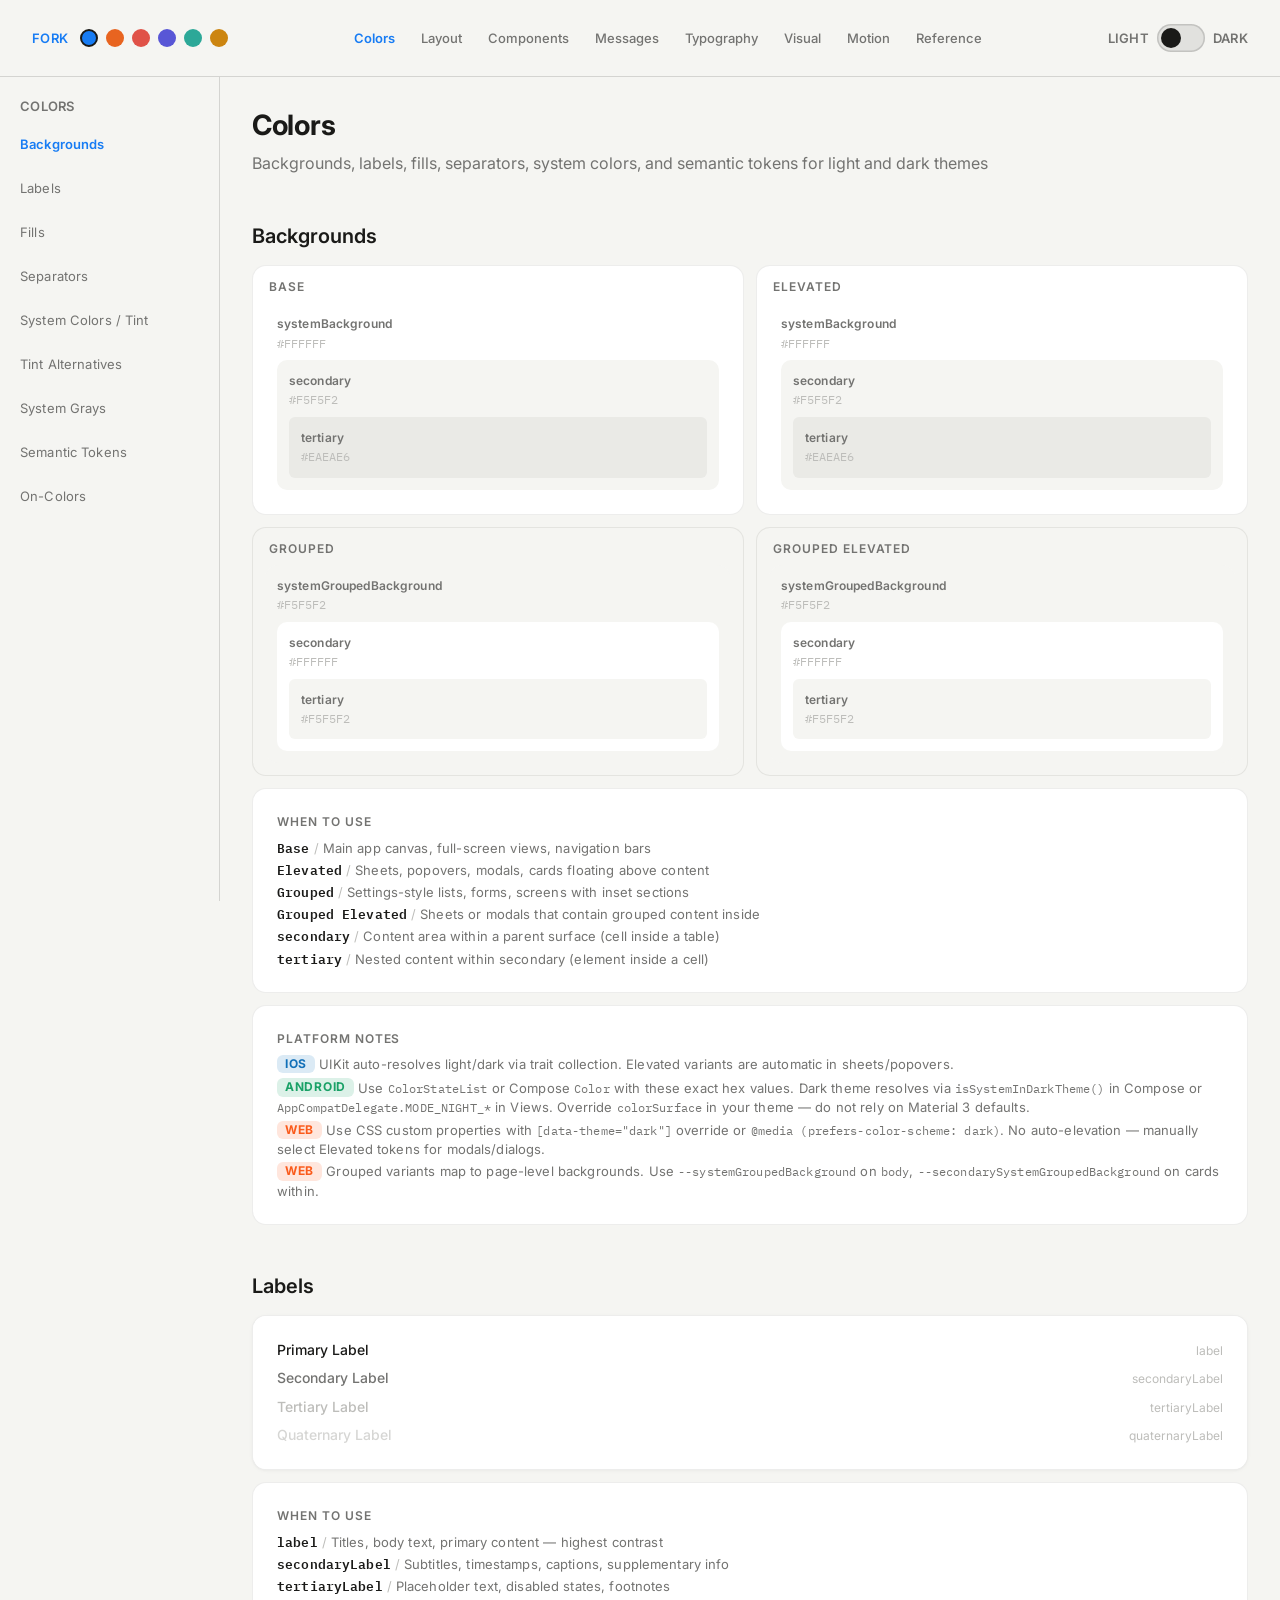
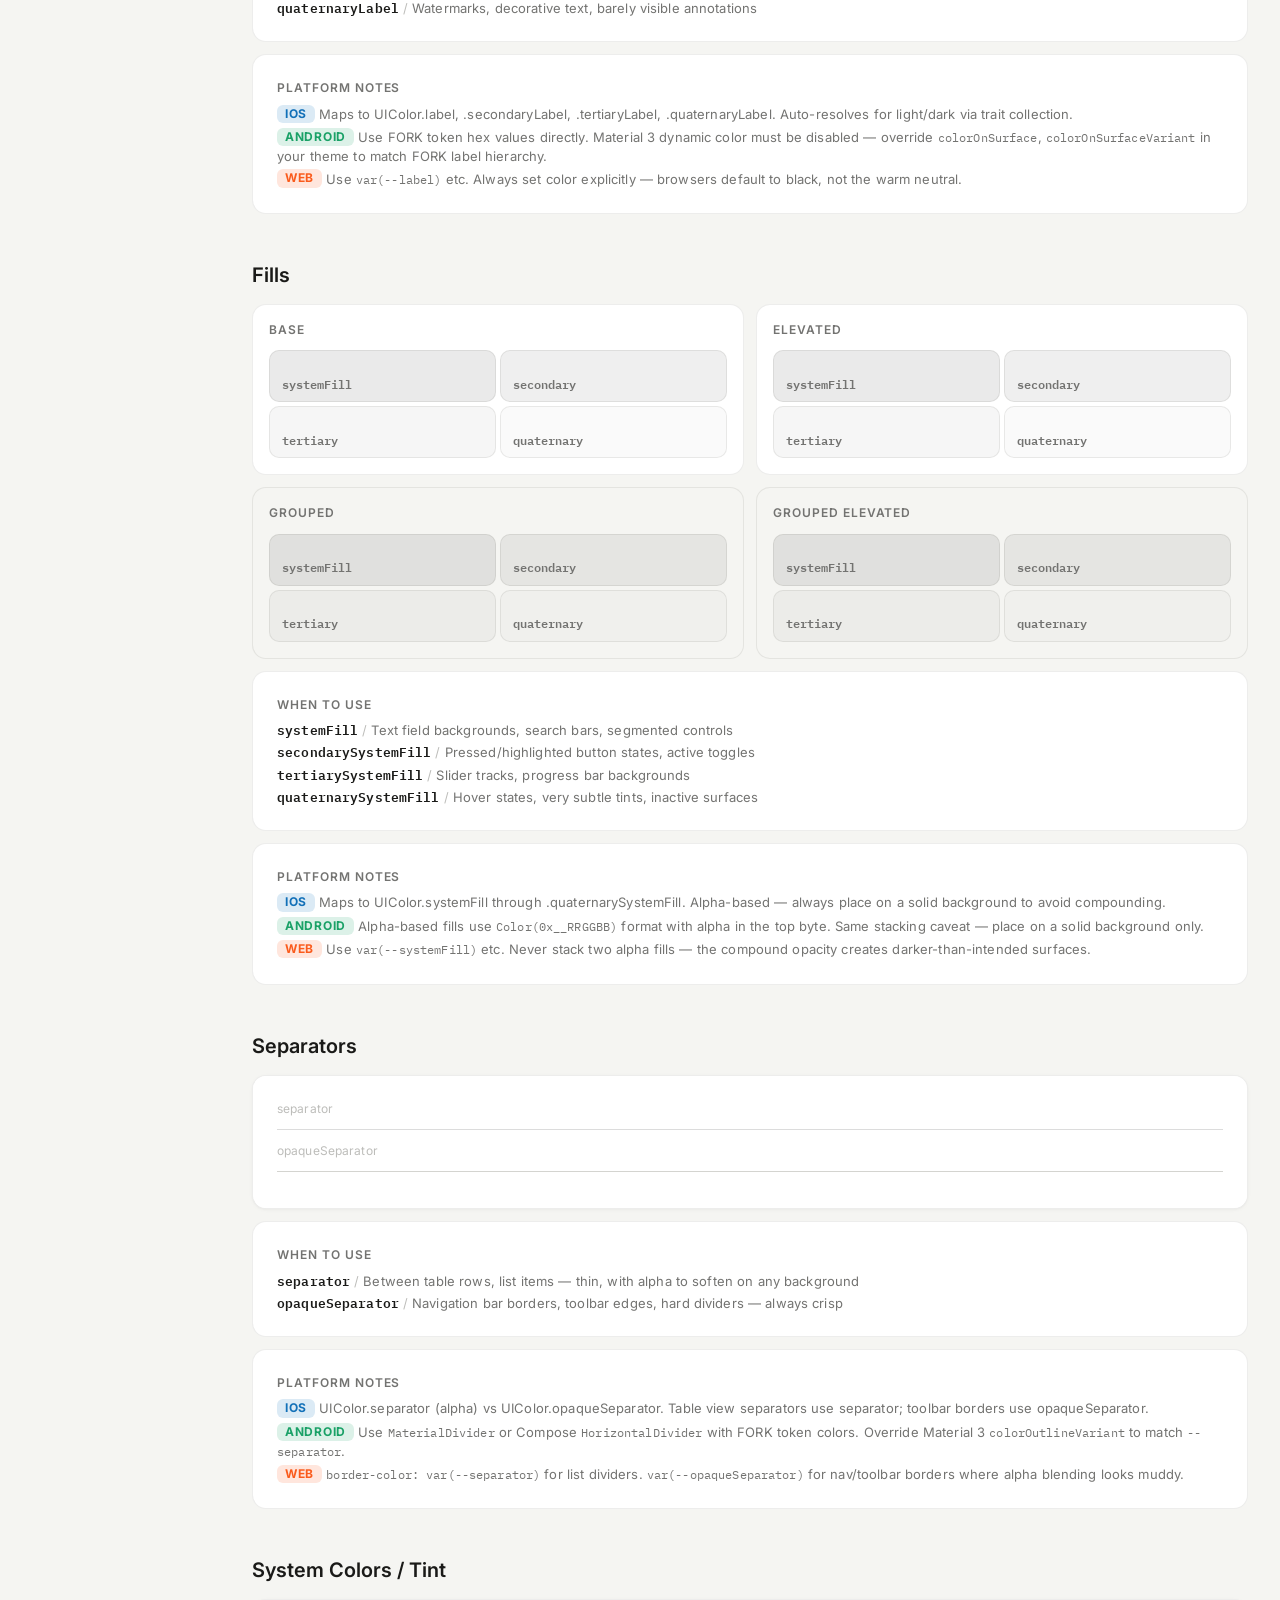
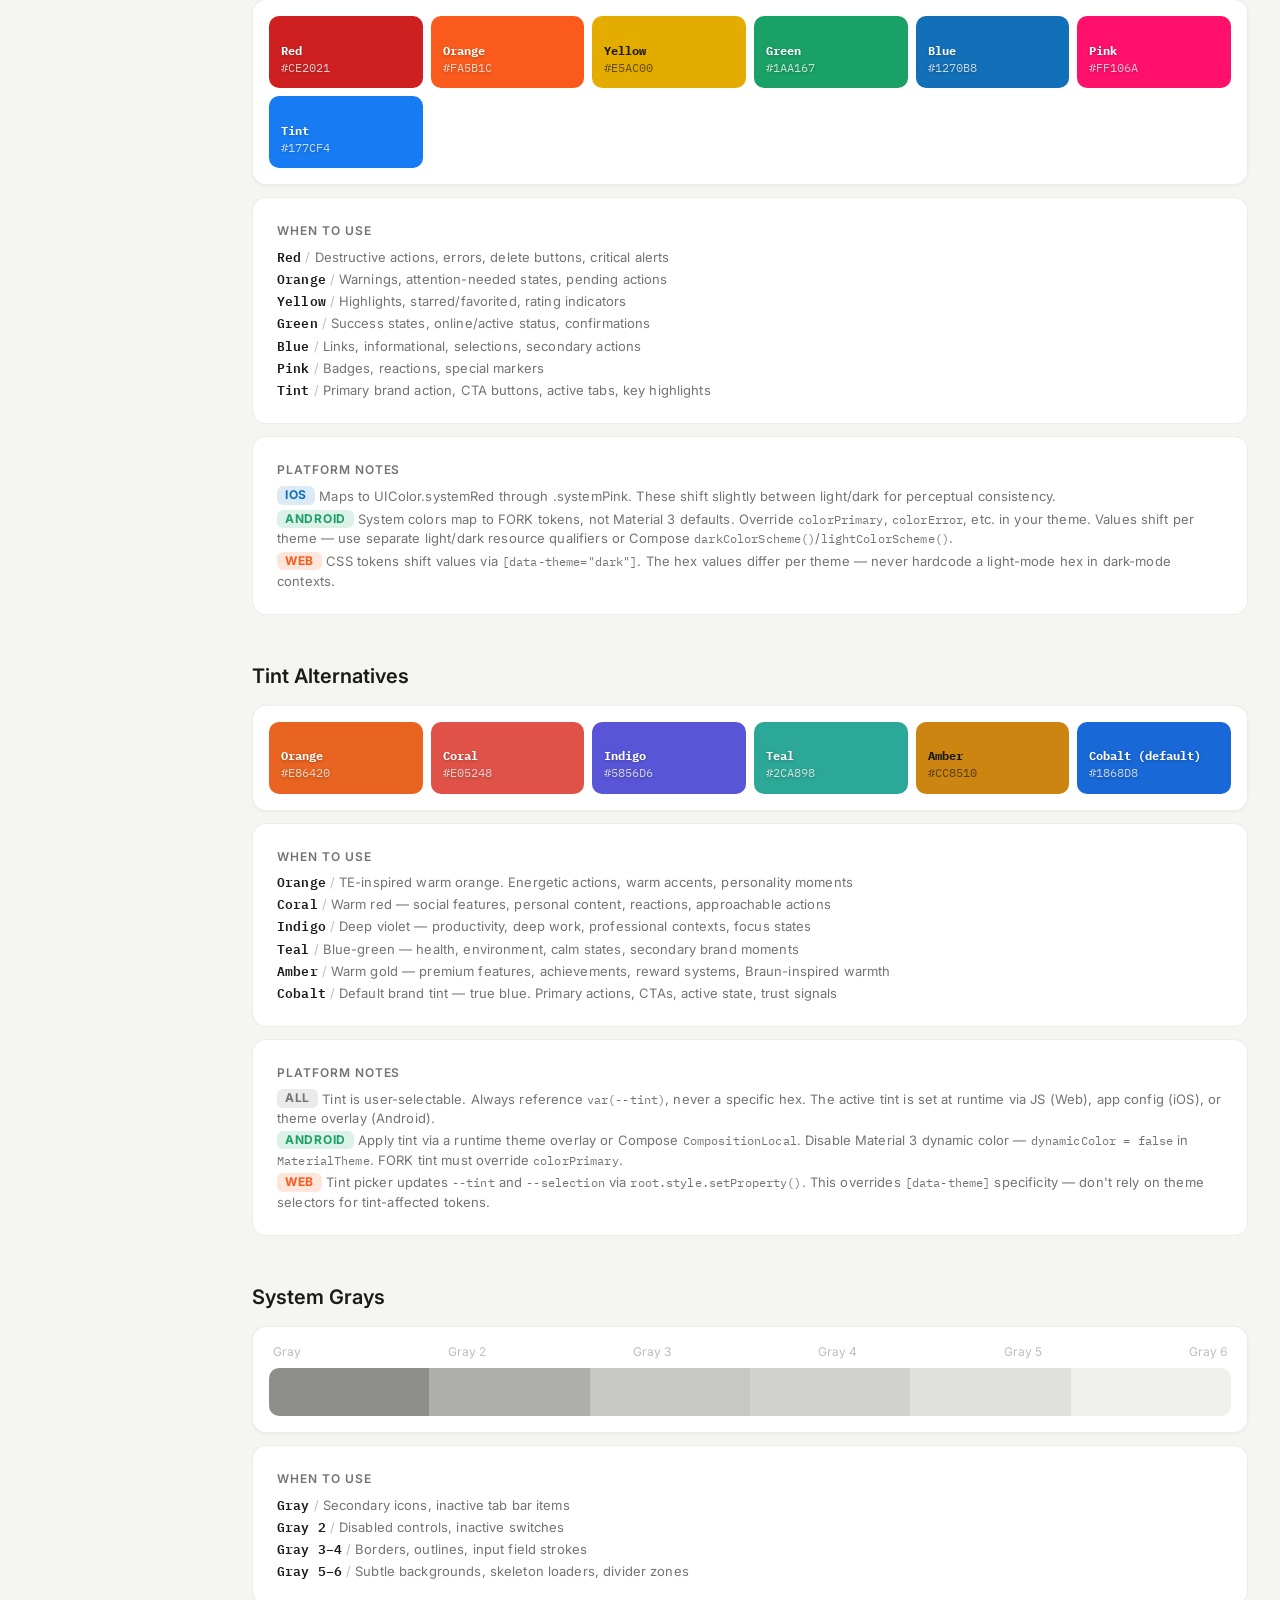
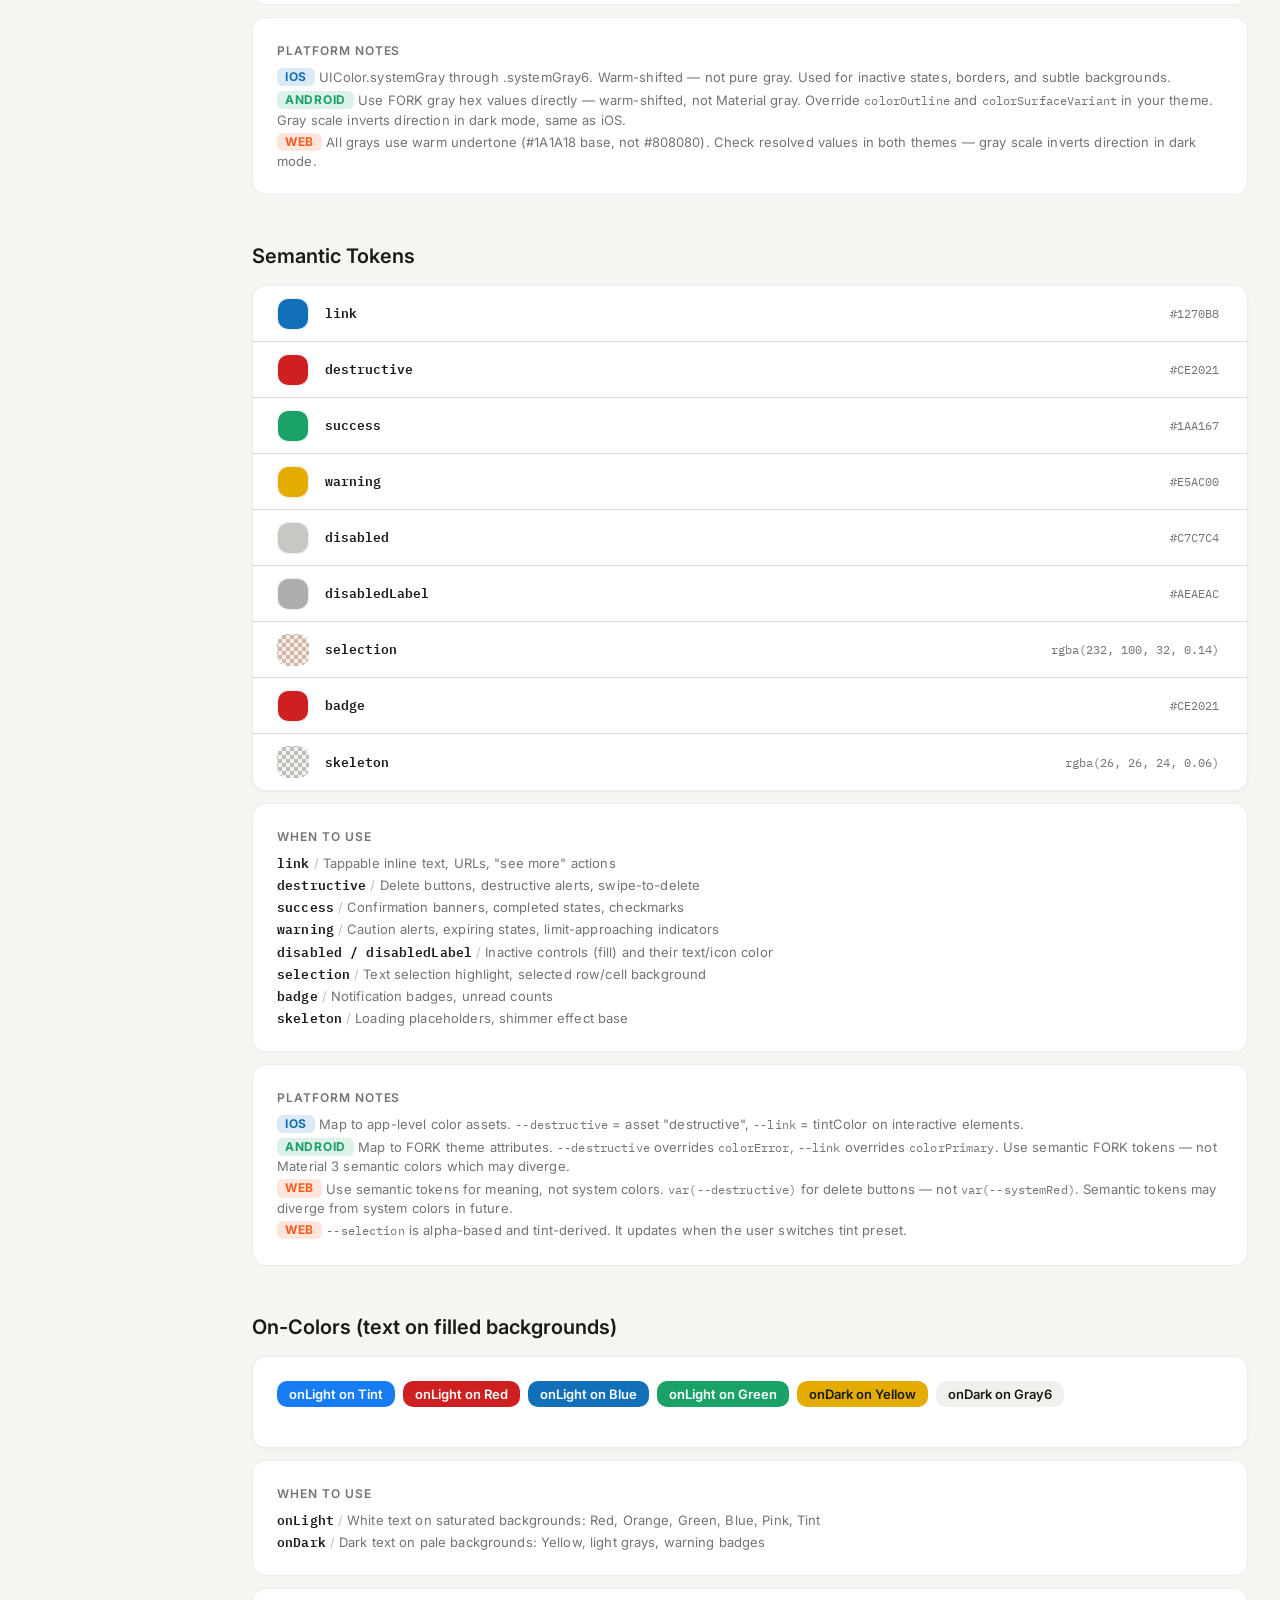
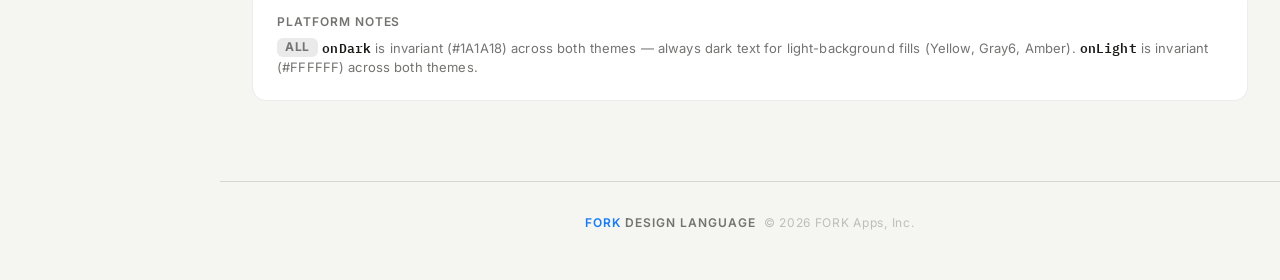
<file: pages/colors.html>
<!DOCTYPE html>
<html lang="en" data-theme="light">
<head>
<meta charset="UTF-8">
<meta name="viewport" content="width=device-width, initial-scale=1.0, viewport-fit=cover">
<title>Colors — FORK Design Language</title>
<meta name="description" content="FORK design tokens: backgrounds, labels, fills, separators, system colors, tints, grays, semantic colors, and on-colors for iOS, Android, and Web.">
<meta name="theme-color" content="#F5F5F2" media="(prefers-color-scheme: light)">
<meta name="theme-color" content="#1A1A18" media="(prefers-color-scheme: dark)">
<link href="https://fonts.googleapis.com/css2?family=Inter:ital,wght@0,300..700;1,300..700&family=IBM+Plex+Mono:wght@400;600;700&display=swap" rel="stylesheet">
<link rel="stylesheet" href="../styles.css">
<script>(function(){var t=localStorage.getItem('te-theme');if(!t){t=window.matchMedia('(prefers-color-scheme:dark)').matches?'dark':'light'}document.documentElement.setAttribute('data-theme',t)})()</script>
</head>
<body>

<a href="#main-content" class="skip-link">Skip to content</a>

<div class="header">
  <div class="header-left">
    <a href="../index.html" class="header-title"><span class="header-title-accent">FORK</span></a>
    <div class="tint-picker" id="tint-picker"></div>
  </div>
  <nav class="top-nav" aria-label="Main navigation">
    <a class="top-nav-link active" href="colors.html" aria-current="page">Colors</a>
    <a class="top-nav-link" href="layout.html">Layout</a>
    <a class="top-nav-link" href="components.html">Components</a>
    <a class="top-nav-link" href="messages.html">Messages</a>
    <a class="top-nav-link" href="typography.html">Typography</a>
    <a class="top-nav-link" href="visual-direction.html">Visual</a>
    <a class="top-nav-link" href="motion.html">Motion</a>
    <a class="top-nav-link" href="reference.html">Reference</a>
  </nav>
  <div class="header-controls">
    <button class="toggle" onclick="toggleTheme()" aria-label="Toggle theme">
      <span class="toggle-label">Light</span>
      <div class="toggle-track"></div>
      <span class="toggle-label">Dark</span>
    </button>
  </div>
</div>

<div class="page-layout">

<nav class="sidebar" id="sidebar" aria-label="Page sections">
  <div class="sidebar-group">
    <div class="sidebar-group-label">Colors</div>
    <a class="sidebar-link" href="#backgrounds">Backgrounds</a>
    <a class="sidebar-link" href="#labels">Labels</a>
    <a class="sidebar-link" href="#fills">Fills</a>
    <a class="sidebar-link" href="#separators">Separators</a>
    <a class="sidebar-link" href="#system-colors">System Colors / Tint</a>
    <a class="sidebar-link" href="#tint-alternatives">Tint Alternatives</a>
    <a class="sidebar-link" href="#system-grays">System Grays</a>
    <a class="sidebar-link" href="#semantic-tokens">Semantic Tokens</a>
    <a class="sidebar-link" href="#on-colors">On-Colors</a>
  </div>
</nav>

<div class="page-main">
<main class="container" id="main-content">

<h1 class="page-title">Colors</h1>
<p class="page-subtitle">Backgrounds, labels, fills, separators, system colors, and semantic tokens for light and dark themes</p>

  <!-- ════════════════════════════════════════ -->
  <!-- BACKGROUNDS                              -->
  <!-- ════════════════════════════════════════ -->
  <div class="section" id="backgrounds">
    <h2 class="section-title">Backgrounds</h2>
    <div class="context-grid">

      <!-- Base -->
      <div class="context-card" style="background: var(--systemBackground);">
        <div class="context-label">Base</div>
        <div class="context-layer" style="background: var(--systemBackground);">
          <div class="layer-label">systemBackground</div>
          <div class="layer-token" data-resolve="--systemBackground"></div>
          <div class="context-layer" style="background: var(--secondarySystemBackground);">
            <div class="layer-label">secondary</div>
            <div class="layer-token" data-resolve="--secondarySystemBackground"></div>
            <div class="context-layer" style="background: var(--tertiarySystemBackground);">
              <div class="layer-label">tertiary</div>
              <div class="layer-token" data-resolve="--tertiarySystemBackground"></div>
            </div>
          </div>
        </div>
      </div>

      <!-- Elevated -->
      <div class="context-card" style="background: var(--systemBackgroundElevated);">
        <div class="context-label">Elevated</div>
        <div class="context-layer" style="background: var(--systemBackgroundElevated);">
          <div class="layer-label">systemBackground</div>
          <div class="layer-token" data-resolve="--systemBackgroundElevated"></div>
          <div class="context-layer" style="background: var(--secondarySystemBackgroundElevated);">
            <div class="layer-label">secondary</div>
            <div class="layer-token" data-resolve="--secondarySystemBackgroundElevated"></div>
            <div class="context-layer" style="background: var(--tertiarySystemBackgroundElevated);">
              <div class="layer-label">tertiary</div>
              <div class="layer-token" data-resolve="--tertiarySystemBackgroundElevated"></div>
            </div>
          </div>
        </div>
      </div>

      <!-- Grouped -->
      <div class="context-card" style="background: var(--systemGroupedBackground);">
        <div class="context-label">Grouped</div>
        <div class="context-layer" style="background: var(--systemGroupedBackground);">
          <div class="layer-label">systemGroupedBackground</div>
          <div class="layer-token" data-resolve="--systemGroupedBackground"></div>
          <div class="context-layer" style="background: var(--secondarySystemGroupedBackground);">
            <div class="layer-label">secondary</div>
            <div class="layer-token" data-resolve="--secondarySystemGroupedBackground"></div>
            <div class="context-layer" style="background: var(--tertiarySystemGroupedBackground);">
              <div class="layer-label">tertiary</div>
              <div class="layer-token" data-resolve="--tertiarySystemGroupedBackground"></div>
            </div>
          </div>
        </div>
      </div>

      <!-- Grouped Elevated -->
      <div class="context-card" style="background: var(--systemGroupedBackgroundElevated);">
        <div class="context-label">Grouped Elevated</div>
        <div class="context-layer" style="background: var(--systemGroupedBackgroundElevated);">
          <div class="layer-label">systemGroupedBackground</div>
          <div class="layer-token" data-resolve="--systemGroupedBackgroundElevated"></div>
          <div class="context-layer" style="background: var(--secondarySystemGroupedBackgroundElevated);">
            <div class="layer-label">secondary</div>
            <div class="layer-token" data-resolve="--secondarySystemGroupedBackgroundElevated"></div>
            <div class="context-layer" style="background: var(--tertiarySystemGroupedBackgroundElevated);">
              <div class="layer-label">tertiary</div>
              <div class="layer-token" data-resolve="--tertiarySystemGroupedBackgroundElevated"></div>
            </div>
          </div>
        </div>
      </div>

    </div>
    <div class="usage">
      <div class="usage-title">When to use</div>
      <ul class="usage-list">
        <li><span class="token">Base</span><span class="dash">/</span>Main app canvas, full-screen views, navigation bars</li>
        <li><span class="token">Elevated</span><span class="dash">/</span>Sheets, popovers, modals, cards floating above content</li>
        <li><span class="token">Grouped</span><span class="dash">/</span>Settings-style lists, forms, screens with inset sections</li>
        <li><span class="token">Grouped Elevated</span><span class="dash">/</span>Sheets or modals that contain grouped content inside</li>
        <li><span class="token">secondary</span><span class="dash">/</span>Content area within a parent surface (cell inside a table)</li>
        <li><span class="token">tertiary</span><span class="dash">/</span>Nested content within secondary (element inside a cell)</li>
      </ul>
    </div>
    <div class="usage">
      <div class="usage-title">Platform notes</div>
      <ul class="usage-list">
        <li><span class="tag tag--ios">iOS</span> UIKit auto-resolves light/dark via trait collection. Elevated variants are automatic in sheets/popovers.</li>
        <li><span class="tag tag--android">Android</span> Use <code class="code-inline">ColorStateList</code> or Compose <code class="code-inline">Color</code> with these exact hex values. Dark theme resolves via <code class="code-inline">isSystemInDarkTheme()</code> in Compose or <code class="code-inline">AppCompatDelegate.MODE_NIGHT_*</code> in Views. Override <code class="code-inline">colorSurface</code> in your theme — do not rely on Material 3 defaults.</li>
        <li><span class="tag tag--web">Web</span> Use CSS custom properties with <code class="code-inline">[data-theme="dark"]</code> override or <code class="code-inline">@media (prefers-color-scheme: dark)</code>. No auto-elevation — manually select Elevated tokens for modals/dialogs.</li>
        <li><span class="tag tag--web">Web</span> Grouped variants map to page-level backgrounds. Use <code class="code-inline">--systemGroupedBackground</code> on <code class="code-inline">body</code>, <code class="code-inline">--secondarySystemGroupedBackground</code> on cards within.</li>
      </ul>
    </div>
  </div>

  <!-- ════════════════════════════════════════ -->
  <!-- LABELS                                   -->
  <!-- ════════════════════════════════════════ -->
  <div class="section" id="labels">
    <h2 class="section-title">Labels</h2>
    <div class="card">
      <div class="label-preview" style="background: var(--systemBackground);">
        <div class="label-sample">
          <span class="label-sample-text" style="color: var(--label);">Primary Label</span>
          <span class="label-sample-name">label</span>
        </div>
        <div class="label-sample">
          <span class="label-sample-text" style="color: var(--secondaryLabel);">Secondary Label</span>
          <span class="label-sample-name">secondaryLabel</span>
        </div>
        <div class="label-sample">
          <span class="label-sample-text" style="color: var(--tertiaryLabel);">Tertiary Label</span>
          <span class="label-sample-name">tertiaryLabel</span>
        </div>
        <div class="label-sample">
          <span class="label-sample-text" style="color: var(--quaternaryLabel);">Quaternary Label</span>
          <span class="label-sample-name">quaternaryLabel</span>
        </div>
      </div>
    </div>
    <div class="usage">
      <div class="usage-title">When to use</div>
      <ul class="usage-list">
        <li><span class="token">label</span><span class="dash">/</span>Titles, body text, primary content — highest contrast</li>
        <li><span class="token">secondaryLabel</span><span class="dash">/</span>Subtitles, timestamps, captions, supplementary info</li>
        <li><span class="token">tertiaryLabel</span><span class="dash">/</span>Placeholder text, disabled states, footnotes</li>
        <li><span class="token">quaternaryLabel</span><span class="dash">/</span>Watermarks, decorative text, barely visible annotations</li>
      </ul>
    </div>
    <div class="usage">
      <div class="usage-title">Platform notes</div>
      <ul class="usage-list">
        <li><span class="tag tag--ios">iOS</span> Maps to UIColor.label, .secondaryLabel, .tertiaryLabel, .quaternaryLabel. Auto-resolves for light/dark via trait collection.</li>
        <li><span class="tag tag--android">Android</span> Use FORK token hex values directly. Material 3 dynamic color must be disabled — override <code class="code-inline">colorOnSurface</code>, <code class="code-inline">colorOnSurfaceVariant</code> in your theme to match FORK label hierarchy.</li>
        <li><span class="tag tag--web">Web</span> Use <code class="code-inline">var(--label)</code> etc. Always set color explicitly — browsers default to black, not the warm neutral.</li>
      </ul>
    </div>
  </div>

  <!-- ════════════════════════════════════════ -->
  <!-- FILLS                                    -->
  <!-- ════════════════════════════════════════ -->
  <div class="section" id="fills">
    <h2 class="section-title">Fills</h2>
    <div class="fills-contexts">

      <!-- Base -->
      <div class="fills-context-card" style="background: var(--systemBackground);">
        <div class="fills-context-label">Base</div>
        <div class="fill-grid">
          <div class="fill-chip" style="background: var(--systemFill);"><div class="fill-chip-name">systemFill</div></div>
          <div class="fill-chip" style="background: var(--secondarySystemFill);"><div class="fill-chip-name">secondary</div></div>
          <div class="fill-chip" style="background: var(--tertiarySystemFill);"><div class="fill-chip-name">tertiary</div></div>
          <div class="fill-chip" style="background: var(--quaternarySystemFill);"><div class="fill-chip-name">quaternary</div></div>
        </div>
      </div>

      <!-- Elevated -->
      <div class="fills-context-card" style="background: var(--systemBackgroundElevated);">
        <div class="fills-context-label">Elevated</div>
        <div class="fill-grid">
          <div class="fill-chip" style="background: var(--systemFill);"><div class="fill-chip-name">systemFill</div></div>
          <div class="fill-chip" style="background: var(--secondarySystemFill);"><div class="fill-chip-name">secondary</div></div>
          <div class="fill-chip" style="background: var(--tertiarySystemFill);"><div class="fill-chip-name">tertiary</div></div>
          <div class="fill-chip" style="background: var(--quaternarySystemFill);"><div class="fill-chip-name">quaternary</div></div>
        </div>
      </div>

      <!-- Grouped -->
      <div class="fills-context-card" style="background: var(--systemGroupedBackground);">
        <div class="fills-context-label">Grouped</div>
        <div class="fill-grid">
          <div class="fill-chip" style="background: var(--systemFill);"><div class="fill-chip-name">systemFill</div></div>
          <div class="fill-chip" style="background: var(--secondarySystemFill);"><div class="fill-chip-name">secondary</div></div>
          <div class="fill-chip" style="background: var(--tertiarySystemFill);"><div class="fill-chip-name">tertiary</div></div>
          <div class="fill-chip" style="background: var(--quaternarySystemFill);"><div class="fill-chip-name">quaternary</div></div>
        </div>
      </div>

      <!-- Grouped Elevated -->
      <div class="fills-context-card" style="background: var(--systemGroupedBackgroundElevated);">
        <div class="fills-context-label">Grouped Elevated</div>
        <div class="fill-grid">
          <div class="fill-chip" style="background: var(--systemFill);"><div class="fill-chip-name">systemFill</div></div>
          <div class="fill-chip" style="background: var(--secondarySystemFill);"><div class="fill-chip-name">secondary</div></div>
          <div class="fill-chip" style="background: var(--tertiarySystemFill);"><div class="fill-chip-name">tertiary</div></div>
          <div class="fill-chip" style="background: var(--quaternarySystemFill);"><div class="fill-chip-name">quaternary</div></div>
        </div>
      </div>

    </div>
    <div class="usage">
      <div class="usage-title">When to use</div>
      <ul class="usage-list">
        <li><span class="token">systemFill</span><span class="dash">/</span>Text field backgrounds, search bars, segmented controls</li>
        <li><span class="token">secondarySystemFill</span><span class="dash">/</span>Pressed/highlighted button states, active toggles</li>
        <li><span class="token">tertiarySystemFill</span><span class="dash">/</span>Slider tracks, progress bar backgrounds</li>
        <li><span class="token">quaternarySystemFill</span><span class="dash">/</span>Hover states, very subtle tints, inactive surfaces</li>
      </ul>
    </div>
    <div class="usage">
      <div class="usage-title">Platform notes</div>
      <ul class="usage-list">
        <li><span class="tag tag--ios">iOS</span> Maps to UIColor.systemFill through .quaternarySystemFill. Alpha-based — always place on a solid background to avoid compounding.</li>
        <li><span class="tag tag--android">Android</span> Alpha-based fills use <code class="code-inline">Color(0x__RRGGBB)</code> format with alpha in the top byte. Same stacking caveat — place on a solid background only.</li>
        <li><span class="tag tag--web">Web</span> Use <code class="code-inline">var(--systemFill)</code> etc. Never stack two alpha fills — the compound opacity creates darker-than-intended surfaces.</li>
      </ul>
    </div>
  </div>

  <!-- ════════════════════════════════════════ -->
  <!-- SEPARATORS                               -->
  <!-- ════════════════════════════════════════ -->
  <div class="section" id="separators">
    <h2 class="section-title">Separators</h2>
    <div class="card">
      <div class="separator-preview" style="background: var(--systemBackground);">
        <div class="sep-label">separator</div>
        <hr class="sep-line" style="border-top-color: var(--separator);">
        <div class="sep-label" style="margin-top: var(--space12);">opaqueSeparator</div>
        <hr class="sep-line" style="border-top-color: var(--opaqueSeparator);">
      </div>
    </div>
    <div class="usage">
      <div class="usage-title">When to use</div>
      <ul class="usage-list">
        <li><span class="token">separator</span><span class="dash">/</span>Between table rows, list items — thin, with alpha to soften on any background</li>
        <li><span class="token">opaqueSeparator</span><span class="dash">/</span>Navigation bar borders, toolbar edges, hard dividers — always crisp</li>
      </ul>
    </div>
    <div class="usage">
      <div class="usage-title">Platform notes</div>
      <ul class="usage-list">
        <li><span class="tag tag--ios">iOS</span> UIColor.separator (alpha) vs UIColor.opaqueSeparator. Table view separators use separator; toolbar borders use opaqueSeparator.</li>
        <li><span class="tag tag--android">Android</span> Use <code class="code-inline">MaterialDivider</code> or Compose <code class="code-inline">HorizontalDivider</code> with FORK token colors. Override Material 3 <code class="code-inline">colorOutlineVariant</code> to match <code class="code-inline">--separator</code>.</li>
        <li><span class="tag tag--web">Web</span> <code class="code-inline">border-color: var(--separator)</code> for list dividers. <code class="code-inline">var(--opaqueSeparator)</code> for nav/toolbar borders where alpha blending looks muddy.</li>
      </ul>
    </div>
  </div>

  <!-- ════════════════════════════════════════ -->
  <!-- SYSTEM COLORS                            -->
  <!-- ════════════════════════════════════════ -->
  <div class="section" id="system-colors">
    <h2 class="section-title">System Colors / Tint</h2>
    <div class="card">
      <div class="color-grid">
        <div class="color-chip" style="background: var(--systemRed);" onclick="copyColor(this, '--systemRed')" tabindex="0" role="button" aria-label="Copy systemRed">
          <div class="color-chip-name">Red</div>
          <div class="color-chip-hex" data-resolve="--systemRed"></div>
        </div>
        <div class="color-chip" style="background: var(--systemOrange);" onclick="copyColor(this, '--systemOrange')" tabindex="0" role="button" aria-label="Copy systemOrange">
          <div class="color-chip-name">Orange</div>
          <div class="color-chip-hex" data-resolve="--systemOrange"></div>
        </div>
        <div class="color-chip color-chip--light-bg" style="background: var(--systemYellow);" onclick="copyColor(this, '--systemYellow')" tabindex="0" role="button" aria-label="Copy systemYellow">
          <div class="color-chip-name">Yellow</div>
          <div class="color-chip-hex" data-resolve="--systemYellow"></div>
        </div>
        <div class="color-chip" style="background: var(--systemGreen);" onclick="copyColor(this, '--systemGreen')" tabindex="0" role="button" aria-label="Copy systemGreen">
          <div class="color-chip-name">Green</div>
          <div class="color-chip-hex" data-resolve="--systemGreen"></div>
        </div>
        <div class="color-chip" style="background: var(--systemBlue);" onclick="copyColor(this, '--systemBlue')" tabindex="0" role="button" aria-label="Copy systemBlue">
          <div class="color-chip-name">Blue</div>
          <div class="color-chip-hex" data-resolve="--systemBlue"></div>
        </div>
        <div class="color-chip" style="background: var(--systemPink);" onclick="copyColor(this, '--systemPink')" tabindex="0" role="button" aria-label="Copy systemPink">
          <div class="color-chip-name">Pink</div>
          <div class="color-chip-hex" data-resolve="--systemPink"></div>
        </div>
        <div class="color-chip" style="background: var(--tint);" onclick="copyColor(this, '--tint')" tabindex="0" role="button" aria-label="Copy tint">
          <div class="color-chip-name">Tint</div>
          <div class="color-chip-hex" data-resolve="--tint"></div>
        </div>
      </div>
    </div>
    <div class="usage">
      <div class="usage-title">When to use</div>
      <ul class="usage-list">
        <li><span class="token">Red</span><span class="dash">/</span>Destructive actions, errors, delete buttons, critical alerts</li>
        <li><span class="token">Orange</span><span class="dash">/</span>Warnings, attention-needed states, pending actions</li>
        <li><span class="token">Yellow</span><span class="dash">/</span>Highlights, starred/favorited, rating indicators</li>
        <li><span class="token">Green</span><span class="dash">/</span>Success states, online/active status, confirmations</li>
        <li><span class="token">Blue</span><span class="dash">/</span>Links, informational, selections, secondary actions</li>
        <li><span class="token">Pink</span><span class="dash">/</span>Badges, reactions, special markers</li>
        <li><span class="token">Tint</span><span class="dash">/</span>Primary brand action, CTA buttons, active tabs, key highlights</li>
      </ul>
    </div>
    <div class="usage">
      <div class="usage-title">Platform notes</div>
      <ul class="usage-list">
        <li><span class="tag tag--ios">iOS</span> Maps to UIColor.systemRed through .systemPink. These shift slightly between light/dark for perceptual consistency.</li>
        <li><span class="tag tag--android">Android</span> System colors map to FORK tokens, not Material 3 defaults. Override <code class="code-inline">colorPrimary</code>, <code class="code-inline">colorError</code>, etc. in your theme. Values shift per theme — use separate light/dark resource qualifiers or Compose <code class="code-inline">darkColorScheme()</code>/<code class="code-inline">lightColorScheme()</code>.</li>
        <li><span class="tag tag--web">Web</span> CSS tokens shift values via <code class="code-inline">[data-theme="dark"]</code>. The hex values differ per theme — never hardcode a light-mode hex in dark-mode contexts.</li>
      </ul>
    </div>
  </div>

  <!-- ════════════════════════════════════════ -->
  <!-- TINT ALTERNATIVES                         -->
  <!-- ════════════════════════════════════════ -->
  <div class="section" id="tint-alternatives">
    <h2 class="section-title">Tint Alternatives</h2>
    <div class="card">
      <div class="color-grid">
        <div class="color-chip" style="background: var(--tintOrange);" onclick="copyColor(this, '--tintOrange')" tabindex="0" role="button" aria-label="Copy tintOrange">
          <div class="color-chip-name">Orange</div>
          <div class="color-chip-hex" data-resolve="--tintOrange"></div>
        </div>
        <div class="color-chip" style="background: var(--tintCoral);" onclick="copyColor(this, '--tintCoral')" tabindex="0" role="button" aria-label="Copy tintCoral">
          <div class="color-chip-name">Coral</div>
          <div class="color-chip-hex" data-resolve="--tintCoral"></div>
        </div>
        <div class="color-chip" style="background: var(--tintIndigo);" onclick="copyColor(this, '--tintIndigo')" tabindex="0" role="button" aria-label="Copy tintIndigo">
          <div class="color-chip-name">Indigo</div>
          <div class="color-chip-hex" data-resolve="--tintIndigo"></div>
        </div>
        <div class="color-chip" style="background: var(--tintTeal);" onclick="copyColor(this, '--tintTeal')" tabindex="0" role="button" aria-label="Copy tintTeal">
          <div class="color-chip-name">Teal</div>
          <div class="color-chip-hex" data-resolve="--tintTeal"></div>
        </div>
        <div class="color-chip color-chip--light-bg" style="background: var(--tintAmber);" onclick="copyColor(this, '--tintAmber')" tabindex="0" role="button" aria-label="Copy tintAmber">
          <div class="color-chip-name">Amber</div>
          <div class="color-chip-hex" data-resolve="--tintAmber"></div>
        </div>
        <div class="color-chip" style="background: var(--tintCobalt);" onclick="copyColor(this, '--tintCobalt')" tabindex="0" role="button" aria-label="Copy tintCobalt">
          <div class="color-chip-name">Cobalt (default)</div>
          <div class="color-chip-hex" data-resolve="--tintCobalt"></div>
        </div>
      </div>
    </div>
    <div class="usage">
      <div class="usage-title">When to use</div>
      <ul class="usage-list">
        <li><span class="token">Orange</span><span class="dash">/</span>TE-inspired warm orange. Energetic actions, warm accents, personality moments</li>
        <li><span class="token">Coral</span><span class="dash">/</span>Warm red — social features, personal content, reactions, approachable actions</li>
        <li><span class="token">Indigo</span><span class="dash">/</span>Deep violet — productivity, deep work, professional contexts, focus states</li>
        <li><span class="token">Teal</span><span class="dash">/</span>Blue-green — health, environment, calm states, secondary brand moments</li>
        <li><span class="token">Amber</span><span class="dash">/</span>Warm gold — premium features, achievements, reward systems, Braun-inspired warmth</li>
        <li><span class="token">Cobalt</span><span class="dash">/</span>Default brand tint — true blue. Primary actions, CTAs, active state, trust signals</li>
      </ul>
    </div>
    <div class="usage">
      <div class="usage-title">Platform notes</div>
      <ul class="usage-list">
        <li><span class="tag tag--all">All</span> Tint is user-selectable. Always reference <code class="code-inline">var(--tint)</code>, never a specific hex. The active tint is set at runtime via JS (Web), app config (iOS), or theme overlay (Android).</li>
        <li><span class="tag tag--android">Android</span> Apply tint via a runtime theme overlay or Compose <code class="code-inline">CompositionLocal</code>. Disable Material 3 dynamic color — <code class="code-inline">dynamicColor = false</code> in <code class="code-inline">MaterialTheme</code>. FORK tint must override <code class="code-inline">colorPrimary</code>.</li>
        <li><span class="tag tag--web">Web</span> Tint picker updates <code class="code-inline">--tint</code> and <code class="code-inline">--selection</code> via <code class="code-inline">root.style.setProperty()</code>. This overrides <code class="code-inline">[data-theme]</code> specificity — don't rely on theme selectors for tint-affected tokens.</li>
      </ul>
    </div>
  </div>

  <!-- ════════════════════════════════════════ -->
  <!-- GRAYS                                    -->
  <!-- ════════════════════════════════════════ -->
  <div class="section" id="system-grays">
    <h2 class="section-title">System Grays</h2>
    <div class="card">
      <div class="gray-labels">
        <span>Gray</span><span>Gray 2</span><span>Gray 3</span><span>Gray 4</span><span>Gray 5</span><span>Gray 6</span>
      </div>
      <div class="gray-strip">
        <div class="gray-strip-cell" style="background: var(--systemGray);" onclick="copyColor(this, '--systemGray')" tabindex="0" role="button" aria-label="Copy systemGray"><span data-resolve="--systemGray"></span></div>
        <div class="gray-strip-cell" style="background: var(--systemGray2);" onclick="copyColor(this, '--systemGray2')" tabindex="0" role="button" aria-label="Copy systemGray2"><span data-resolve="--systemGray2"></span></div>
        <div class="gray-strip-cell" style="background: var(--systemGray3);" onclick="copyColor(this, '--systemGray3')" tabindex="0" role="button" aria-label="Copy systemGray3"><span data-resolve="--systemGray3"></span></div>
        <div class="gray-strip-cell" style="background: var(--systemGray4);" onclick="copyColor(this, '--systemGray4')" tabindex="0" role="button" aria-label="Copy systemGray4"><span data-resolve="--systemGray4"></span></div>
        <div class="gray-strip-cell" style="background: var(--systemGray5);" onclick="copyColor(this, '--systemGray5')" tabindex="0" role="button" aria-label="Copy systemGray5"><span data-resolve="--systemGray5"></span></div>
        <div class="gray-strip-cell" style="background: var(--systemGray6);" onclick="copyColor(this, '--systemGray6')" tabindex="0" role="button" aria-label="Copy systemGray6"><span data-resolve="--systemGray6"></span></div>
      </div>
    </div>
    <div class="usage">
      <div class="usage-title">When to use</div>
      <ul class="usage-list">
        <li><span class="token">Gray</span><span class="dash">/</span>Secondary icons, inactive tab bar items</li>
        <li><span class="token">Gray 2</span><span class="dash">/</span>Disabled controls, inactive switches</li>
        <li><span class="token">Gray 3–4</span><span class="dash">/</span>Borders, outlines, input field strokes</li>
        <li><span class="token">Gray 5–6</span><span class="dash">/</span>Subtle backgrounds, skeleton loaders, divider zones</li>
      </ul>
    </div>
    <div class="usage">
      <div class="usage-title">Platform notes</div>
      <ul class="usage-list">
        <li><span class="tag tag--ios">iOS</span> UIColor.systemGray through .systemGray6. Warm-shifted — not pure gray. Used for inactive states, borders, and subtle backgrounds.</li>
        <li><span class="tag tag--android">Android</span> Use FORK gray hex values directly — warm-shifted, not Material gray. Override <code class="code-inline">colorOutline</code> and <code class="code-inline">colorSurfaceVariant</code> in your theme. Gray scale inverts direction in dark mode, same as iOS.</li>
        <li><span class="tag tag--web">Web</span> All grays use warm undertone (#1A1A18 base, not #808080). Check resolved values in both themes — gray scale inverts direction in dark mode.</li>
      </ul>
    </div>
  </div>

  <!-- ════════════════════════════════════════ -->
  <!-- SEMANTIC TOKENS                            -->
  <!-- ════════════════════════════════════════ -->
  <div class="section" id="semantic-tokens">
    <h2 class="section-title">Semantic Tokens</h2>
    <div class="card">
      <div class="swatch-row" onclick="copyColor(this, '--link')" tabindex="0" role="button" aria-label="Copy link">
        <div class="swatch-color"><div class="inner" style="background: var(--link);"></div></div>
        <div class="swatch-info"><span class="swatch-name">link</span><span class="swatch-value" data-resolve="--link"></span></div>
      </div>
      <div class="swatch-row" onclick="copyColor(this, '--destructive')" tabindex="0" role="button" aria-label="Copy destructive">
        <div class="swatch-color"><div class="inner" style="background: var(--destructive);"></div></div>
        <div class="swatch-info"><span class="swatch-name">destructive</span><span class="swatch-value" data-resolve="--destructive"></span></div>
      </div>
      <div class="swatch-row" onclick="copyColor(this, '--success')" tabindex="0" role="button" aria-label="Copy success">
        <div class="swatch-color"><div class="inner" style="background: var(--success);"></div></div>
        <div class="swatch-info"><span class="swatch-name">success</span><span class="swatch-value" data-resolve="--success"></span></div>
      </div>
      <div class="swatch-row" onclick="copyColor(this, '--warning')" tabindex="0" role="button" aria-label="Copy warning">
        <div class="swatch-color"><div class="inner" style="background: var(--warning);"></div></div>
        <div class="swatch-info"><span class="swatch-name">warning</span><span class="swatch-value" data-resolve="--warning"></span></div>
      </div>
      <div class="swatch-row" onclick="copyColor(this, '--disabled')" tabindex="0" role="button" aria-label="Copy disabled">
        <div class="swatch-color"><div class="inner" style="background: var(--disabled);"></div></div>
        <div class="swatch-info"><span class="swatch-name">disabled</span><span class="swatch-value" data-resolve="--disabled"></span></div>
      </div>
      <div class="swatch-row" onclick="copyColor(this, '--disabledLabel')" tabindex="0" role="button" aria-label="Copy disabledLabel">
        <div class="swatch-color"><div class="inner" style="background: var(--disabledLabel);"></div></div>
        <div class="swatch-info"><span class="swatch-name">disabledLabel</span><span class="swatch-value" data-resolve="--disabledLabel"></span></div>
      </div>
      <div class="swatch-row" onclick="copyColor(this, '--selection')" tabindex="0" role="button" aria-label="Copy selection">
        <div class="swatch-color checkerboard"><div class="inner" style="background: var(--selection);"></div></div>
        <div class="swatch-info"><span class="swatch-name">selection</span><span class="swatch-value" data-resolve="--selection"></span></div>
      </div>
      <div class="swatch-row" onclick="copyColor(this, '--badge')" tabindex="0" role="button" aria-label="Copy badge">
        <div class="swatch-color"><div class="inner" style="background: var(--badge);"></div></div>
        <div class="swatch-info"><span class="swatch-name">badge</span><span class="swatch-value" data-resolve="--badge"></span></div>
      </div>
      <div class="swatch-row" onclick="copyColor(this, '--skeleton')" tabindex="0" role="button" aria-label="Copy skeleton">
        <div class="swatch-color checkerboard"><div class="inner" style="background: var(--skeleton);"></div></div>
        <div class="swatch-info"><span class="swatch-name">skeleton</span><span class="swatch-value" data-resolve="--skeleton"></span></div>
      </div>
    </div>
    <div class="usage">
      <div class="usage-title">When to use</div>
      <ul class="usage-list">
        <li><span class="token">link</span><span class="dash">/</span>Tappable inline text, URLs, "see more" actions</li>
        <li><span class="token">destructive</span><span class="dash">/</span>Delete buttons, destructive alerts, swipe-to-delete</li>
        <li><span class="token">success</span><span class="dash">/</span>Confirmation banners, completed states, checkmarks</li>
        <li><span class="token">warning</span><span class="dash">/</span>Caution alerts, expiring states, limit-approaching indicators</li>
        <li><span class="token">disabled / disabledLabel</span><span class="dash">/</span>Inactive controls (fill) and their text/icon color</li>
        <li><span class="token">selection</span><span class="dash">/</span>Text selection highlight, selected row/cell background</li>
        <li><span class="token">badge</span><span class="dash">/</span>Notification badges, unread counts</li>
        <li><span class="token">skeleton</span><span class="dash">/</span>Loading placeholders, shimmer effect base</li>
      </ul>
    </div>
    <div class="usage">
      <div class="usage-title">Platform notes</div>
      <ul class="usage-list">
        <li><span class="tag tag--ios">iOS</span> Map to app-level color assets. <code class="code-inline">--destructive</code> = asset "destructive", <code class="code-inline">--link</code> = tintColor on interactive elements.</li>
        <li><span class="tag tag--android">Android</span> Map to FORK theme attributes. <code class="code-inline">--destructive</code> overrides <code class="code-inline">colorError</code>, <code class="code-inline">--link</code> overrides <code class="code-inline">colorPrimary</code>. Use semantic FORK tokens — not Material 3 semantic colors which may diverge.</li>
        <li><span class="tag tag--web">Web</span> Use semantic tokens for meaning, not system colors. <code class="code-inline">var(--destructive)</code> for delete buttons — not <code class="code-inline">var(--systemRed)</code>. Semantic tokens may diverge from system colors in future.</li>
        <li><span class="tag tag--web">Web</span> <code class="code-inline">--selection</code> is alpha-based and tint-derived. It updates when the user switches tint preset.</li>
      </ul>
    </div>
  </div>

  <!-- ════════════════════════════════════════ -->
  <!-- ON-COLORS                                 -->
  <!-- ════════════════════════════════════════ -->
  <div class="section" id="on-colors">
    <h2 class="section-title">On-Colors (text on filled backgrounds)</h2>
    <div class="card card--padded">
      <div class="on-color-grid">
        <div class="on-color-chip" style="background: var(--tint); color: var(--onLight);">onLight on Tint</div>
        <div class="on-color-chip" style="background: var(--systemRed); color: var(--onLight);">onLight on Red</div>
        <div class="on-color-chip" style="background: var(--systemBlue); color: var(--onLight);">onLight on Blue</div>
        <div class="on-color-chip" style="background: var(--systemGreen); color: var(--onLight);">onLight on Green</div>
        <div class="on-color-chip" style="background: var(--systemYellow); color: var(--onDark);">onDark on Yellow</div>
        <div class="on-color-chip" style="background: var(--systemGray6); color: var(--onDark);">onDark on Gray6</div>
      </div>
    </div>
    <div class="usage">
      <div class="usage-title">When to use</div>
      <ul class="usage-list">
        <li><span class="token">onLight</span><span class="dash">/</span>White text on saturated backgrounds: Red, Orange, Green, Blue, Pink, Tint</li>
        <li><span class="token">onDark</span><span class="dash">/</span>Dark text on pale backgrounds: Yellow, light grays, warning badges</li>
      </ul>
    </div>
    <div class="usage">
      <div class="usage-title">Platform notes</div>
      <ul class="usage-list">
        <li><span class="tag tag--all">All</span> <span class="token">onDark</span> is invariant (#1A1A18) across both themes — always dark text for light-background fills (Yellow, Gray6, Amber). <span class="token">onLight</span> is invariant (#FFFFFF) across both themes.</li>
      </ul>
    </div>
  </div>

</main> <!-- /container -->

<div class="footer">
  <div class="footer-inner">
    <div class="footer-brand">
      <span class="footer-brand-accent">FORK</span> Design Language
    </div>
    <div class="footer-meta">© 2026 FORK Apps, Inc.</div>
  </div>
</div>
</div> <!-- /page-main -->
</div> <!-- /page-layout -->

<div class="toast" id="toast" aria-hidden="true">Copied</div>

<script src="../scripts.js"></script>

</body>
</html>
</file>
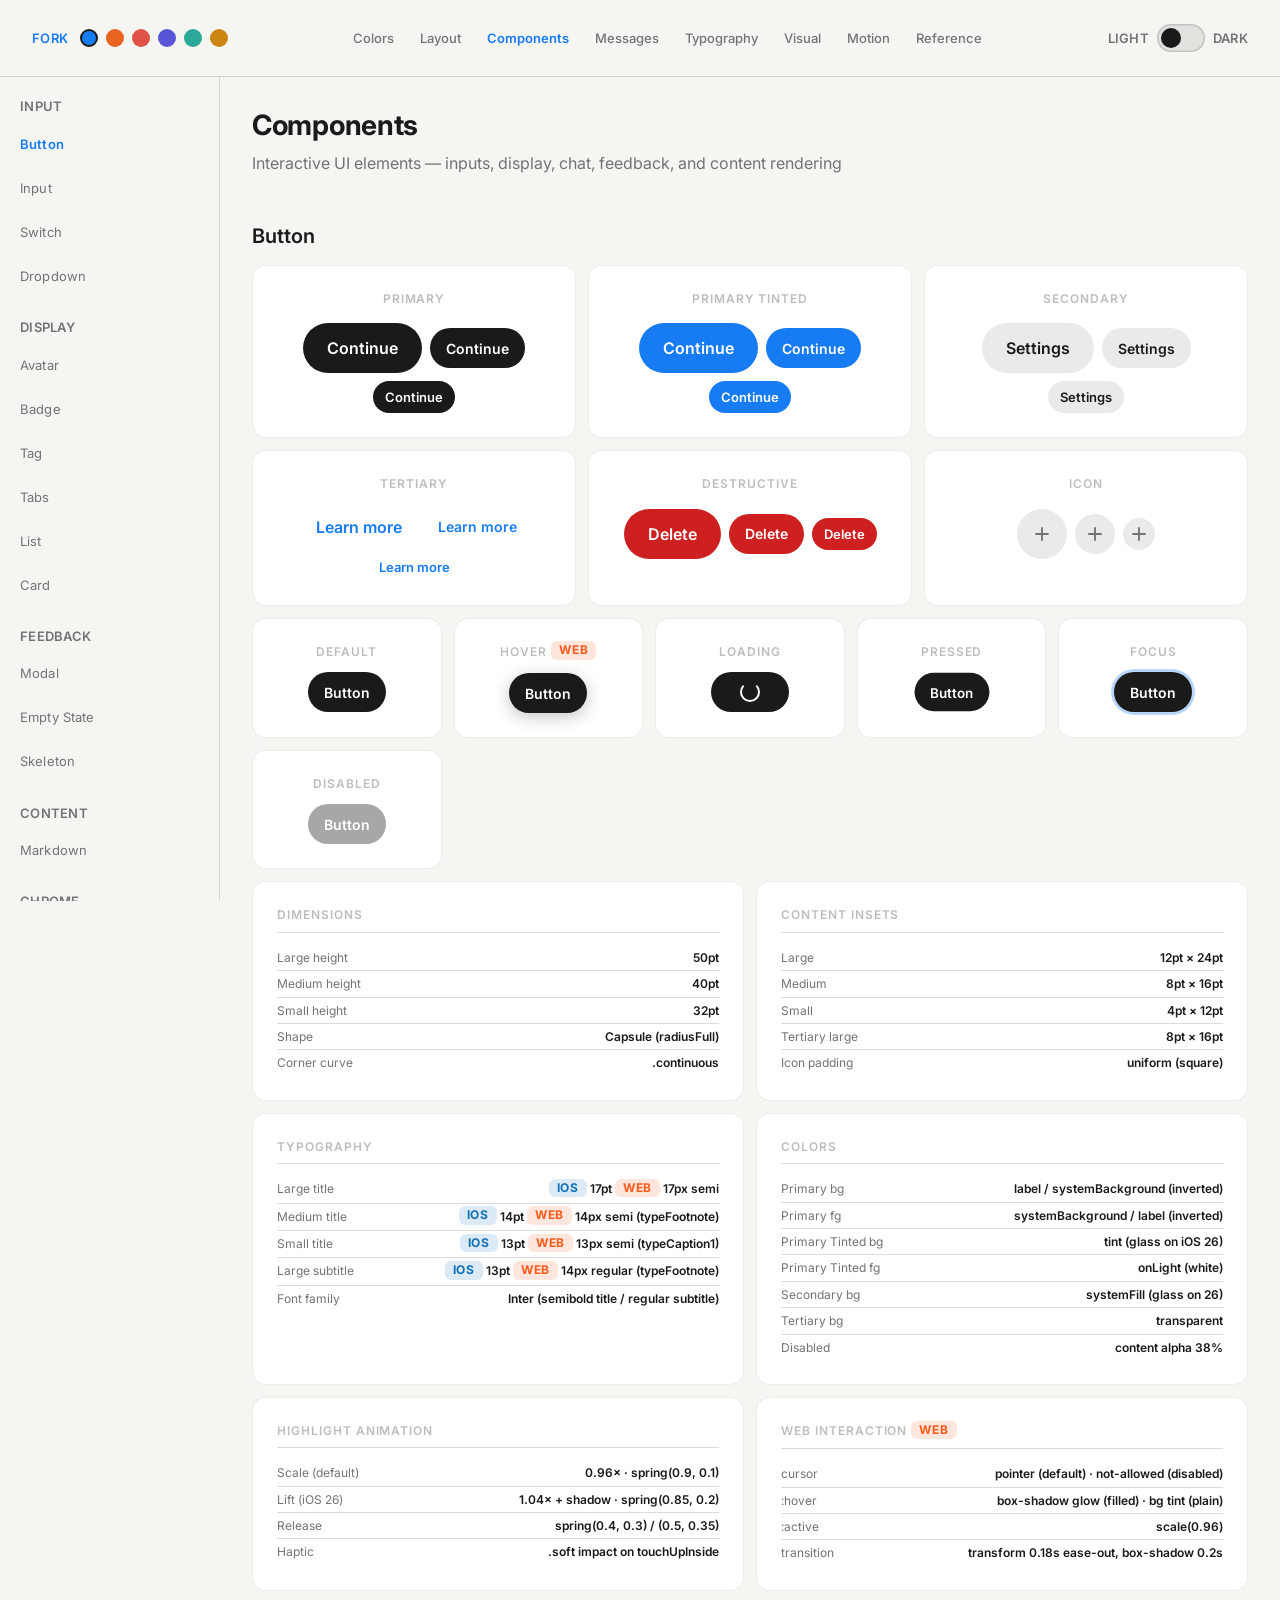
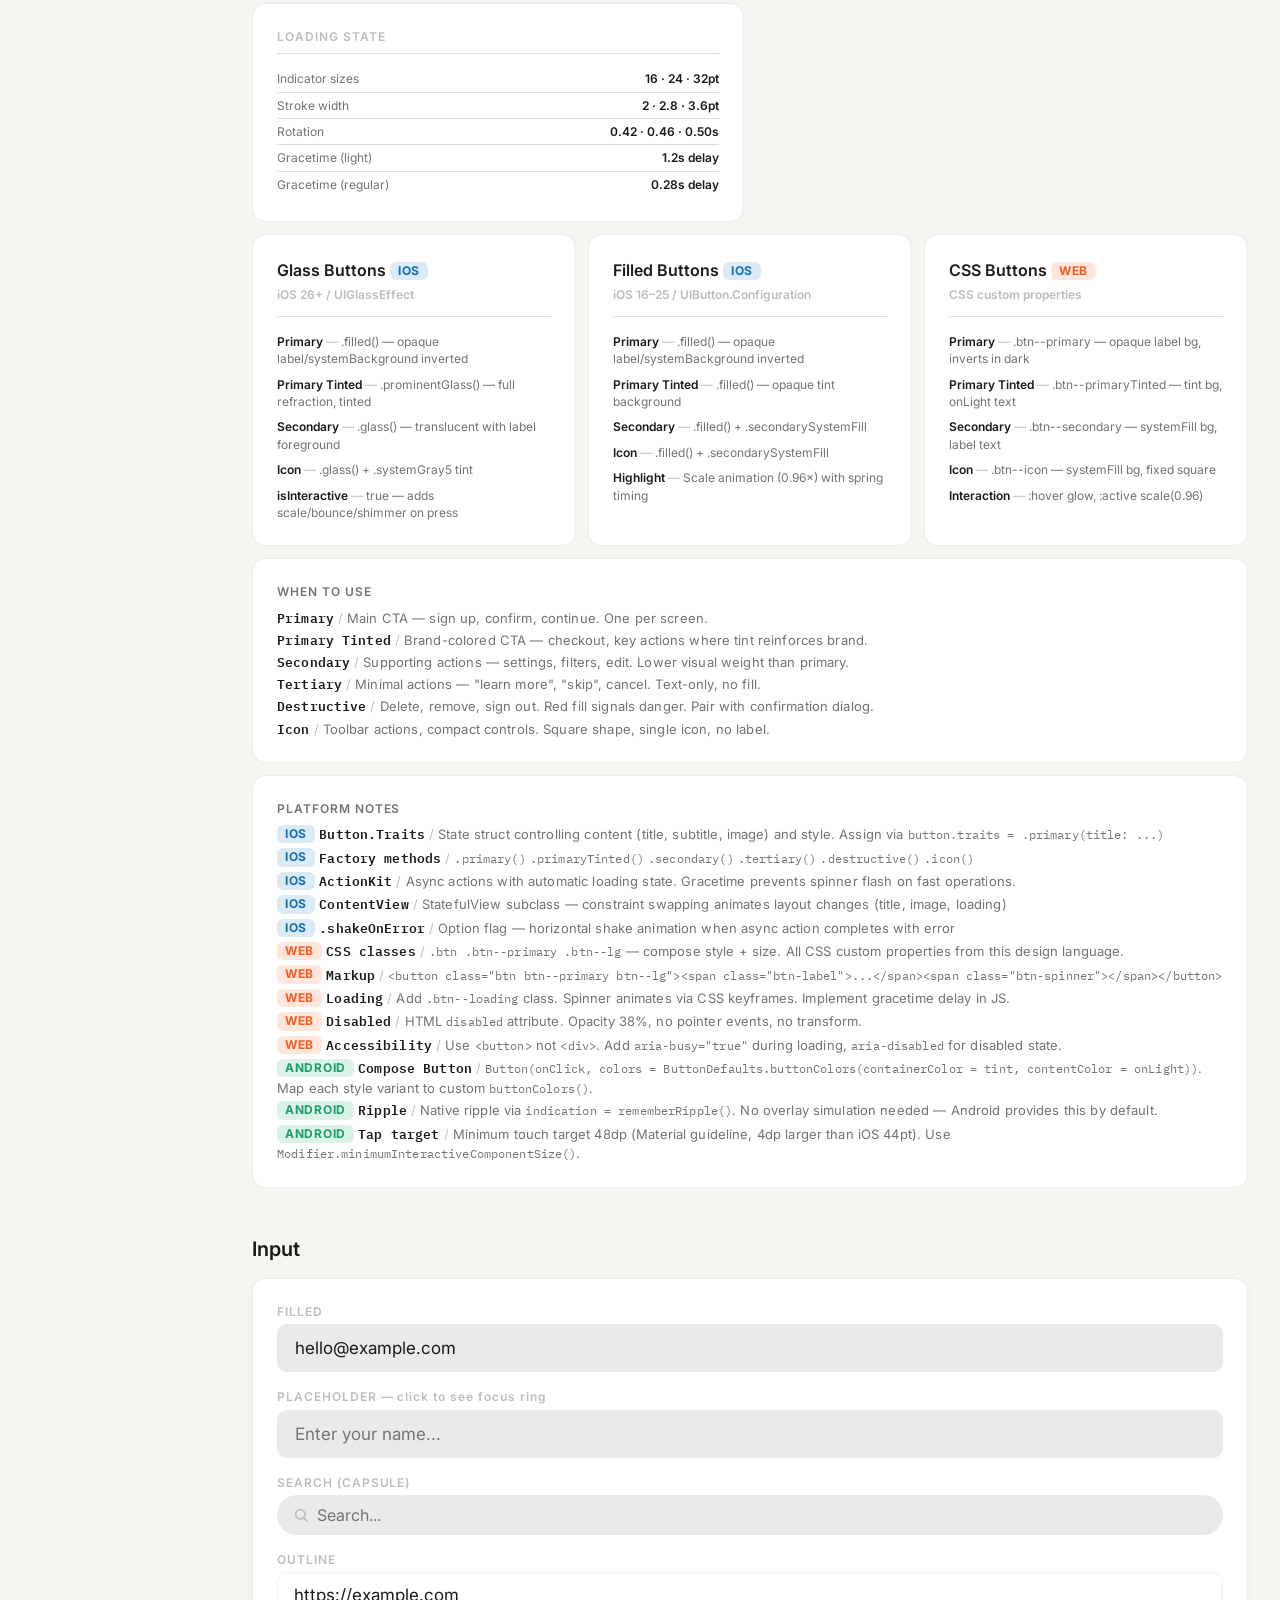
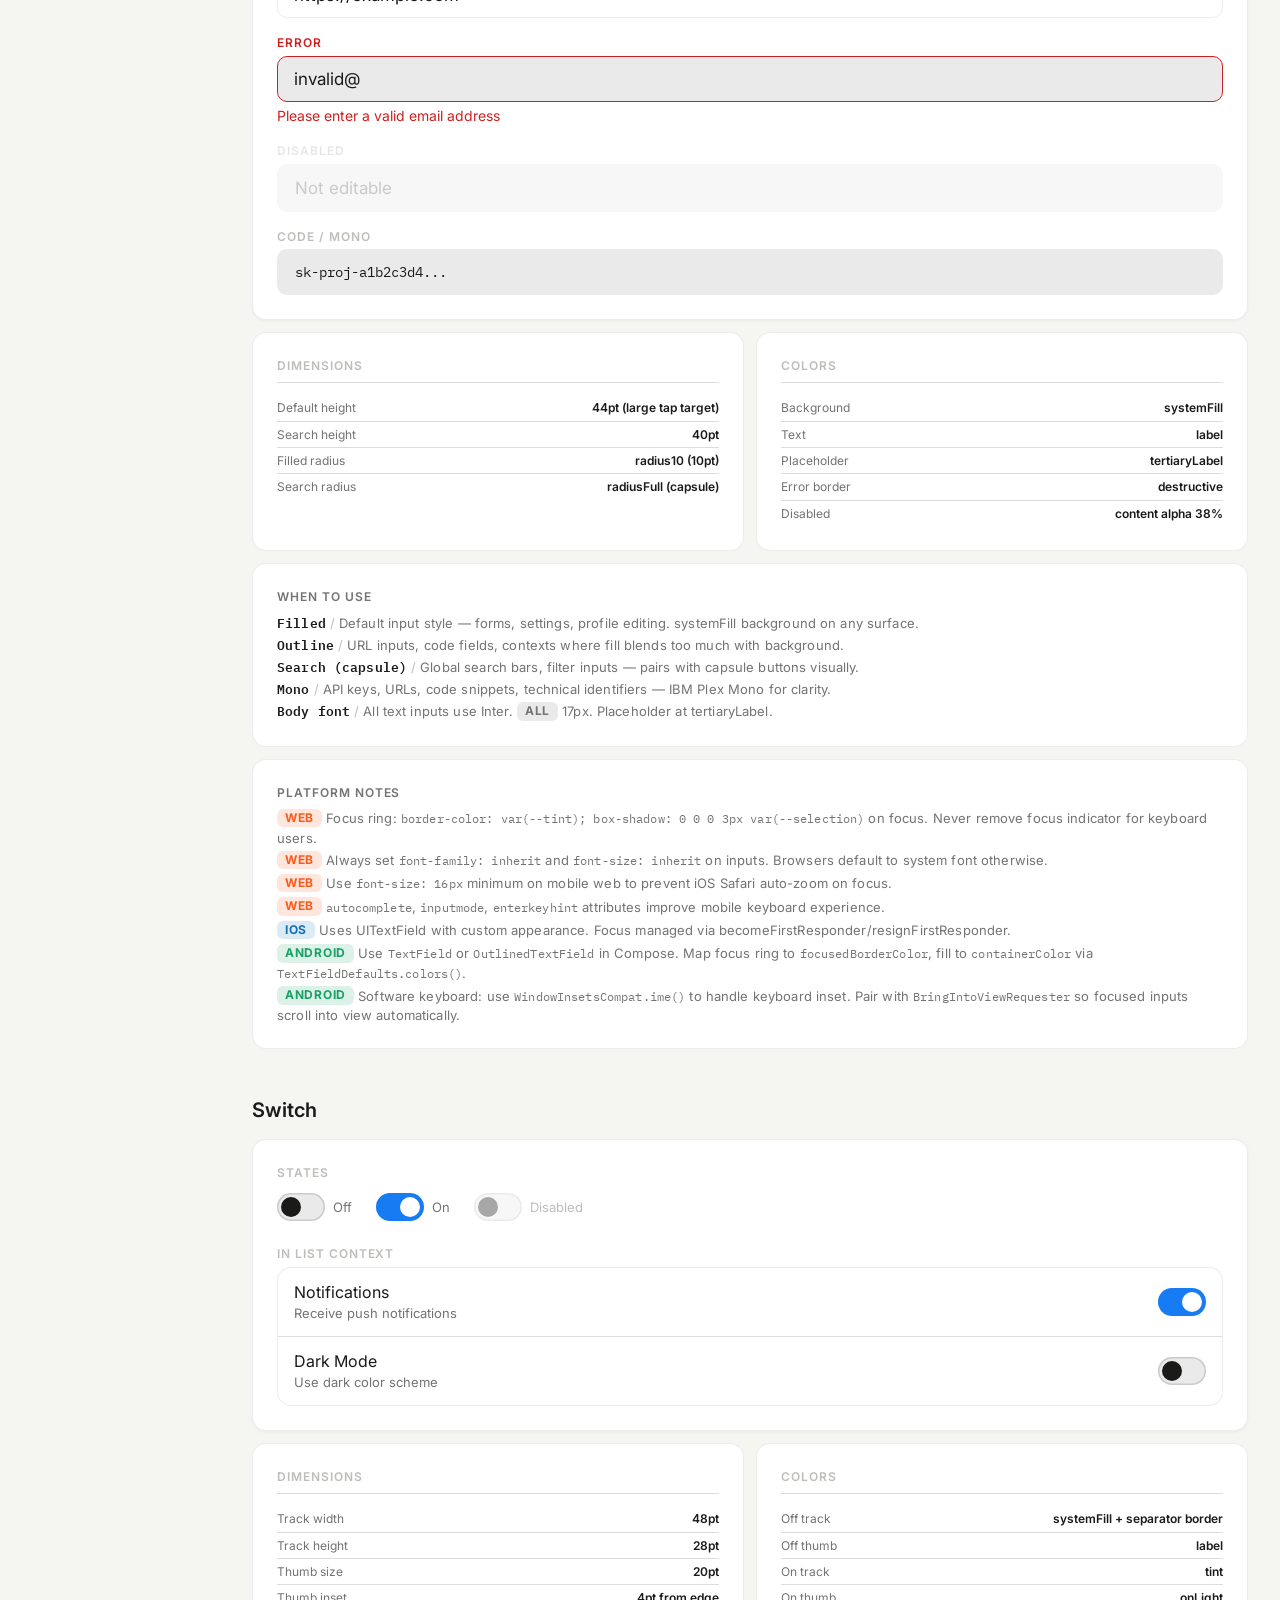
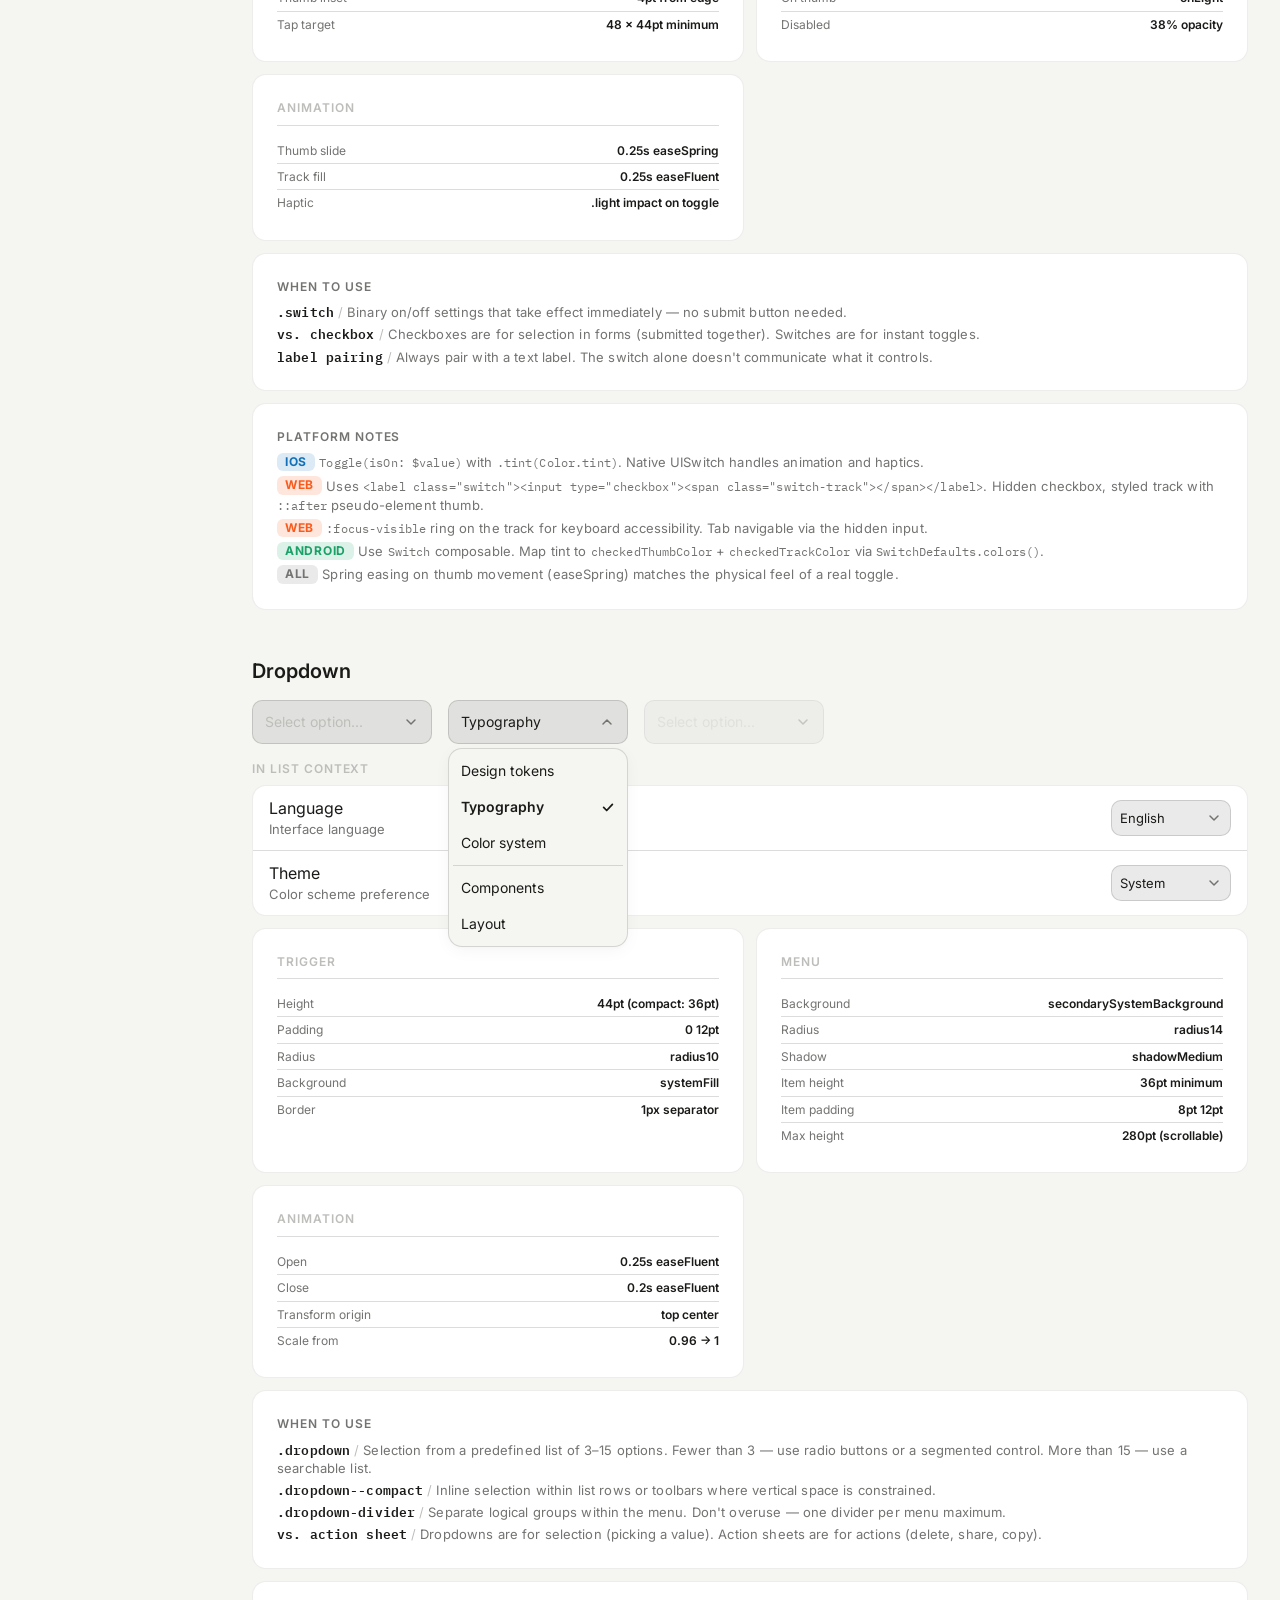
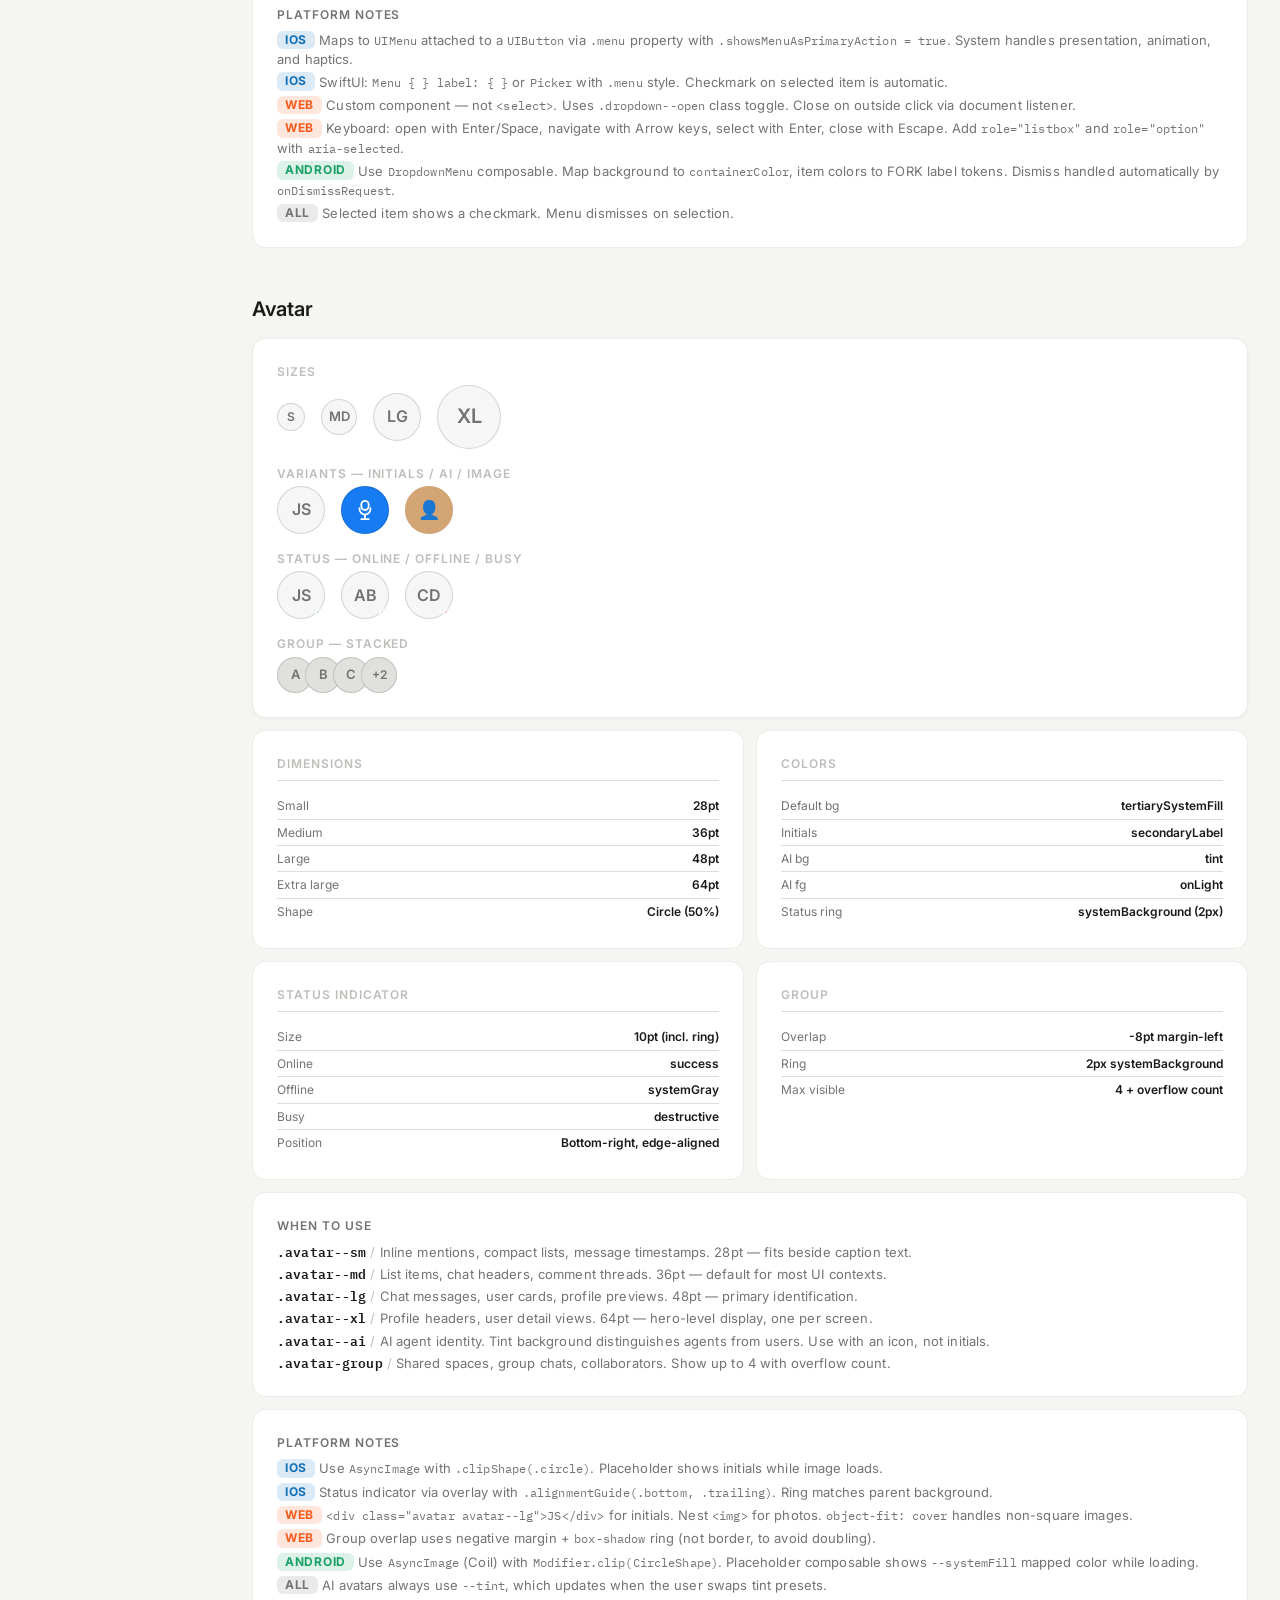
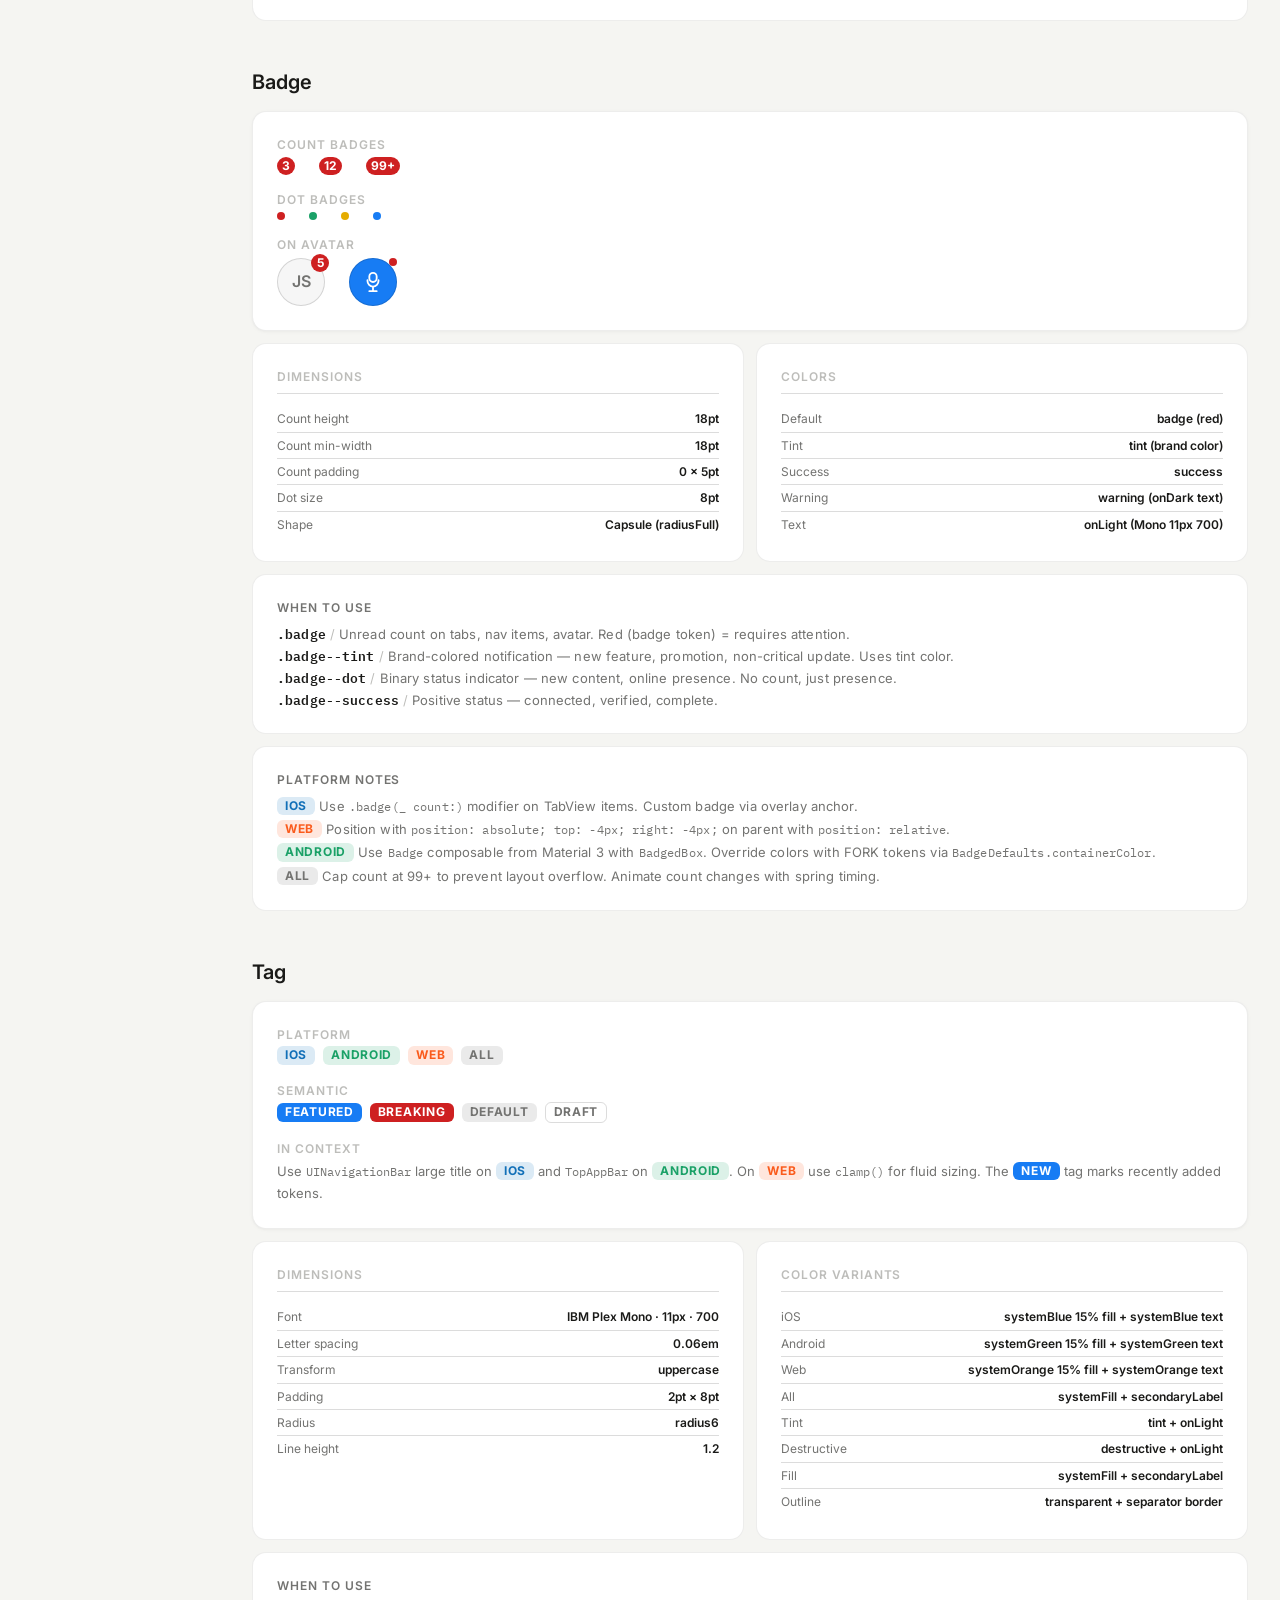
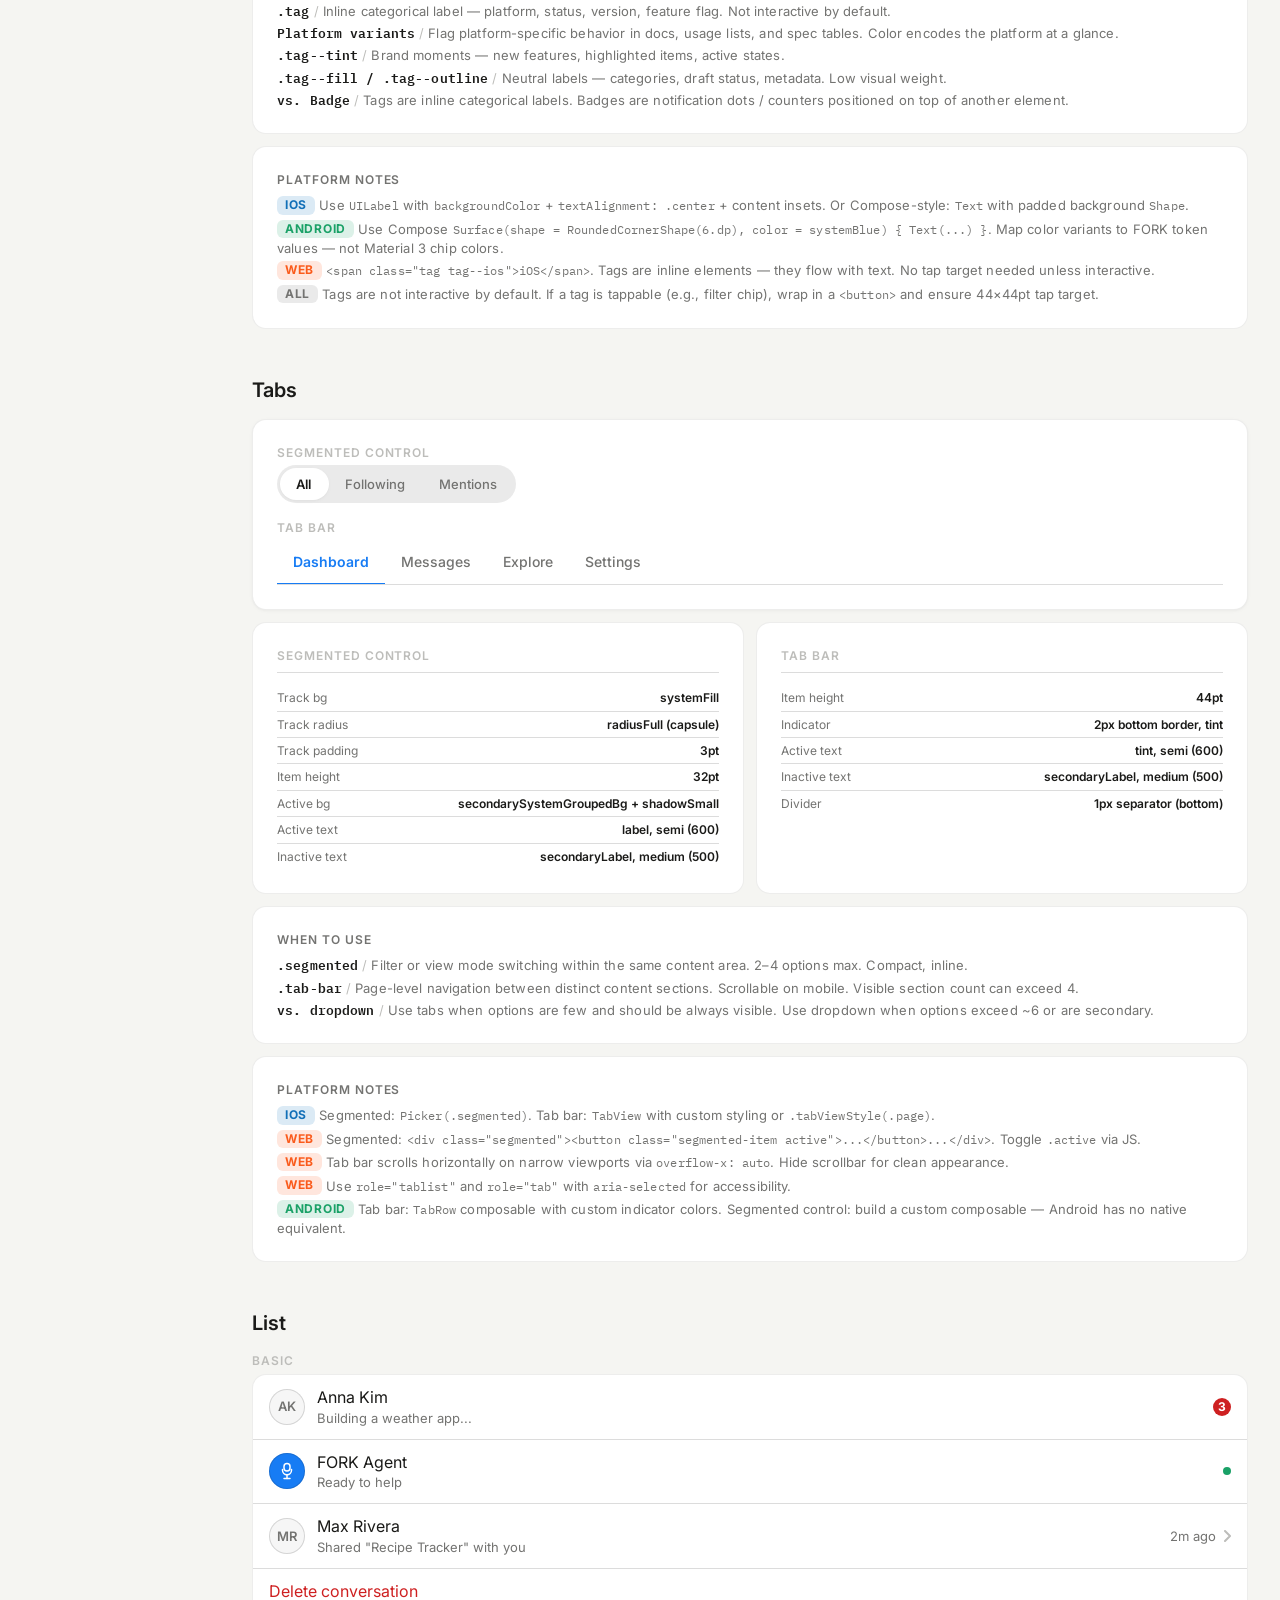
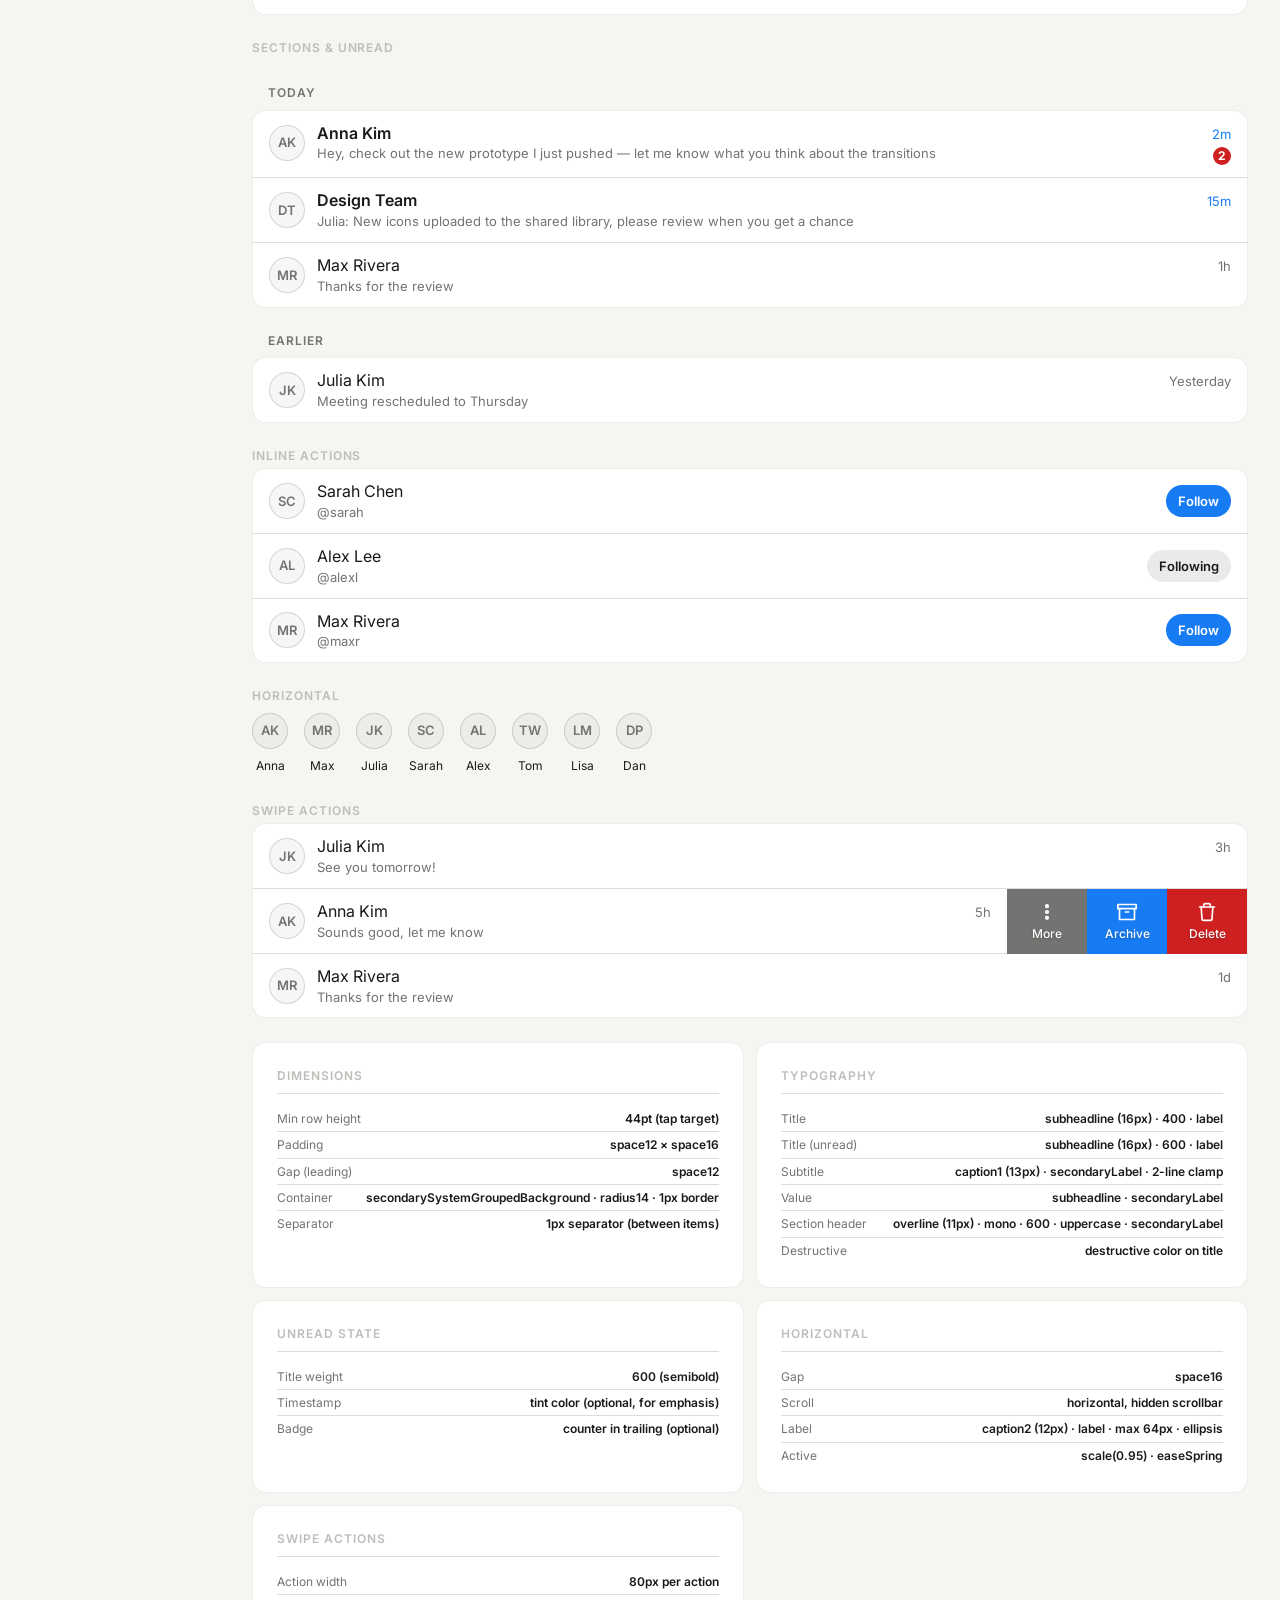
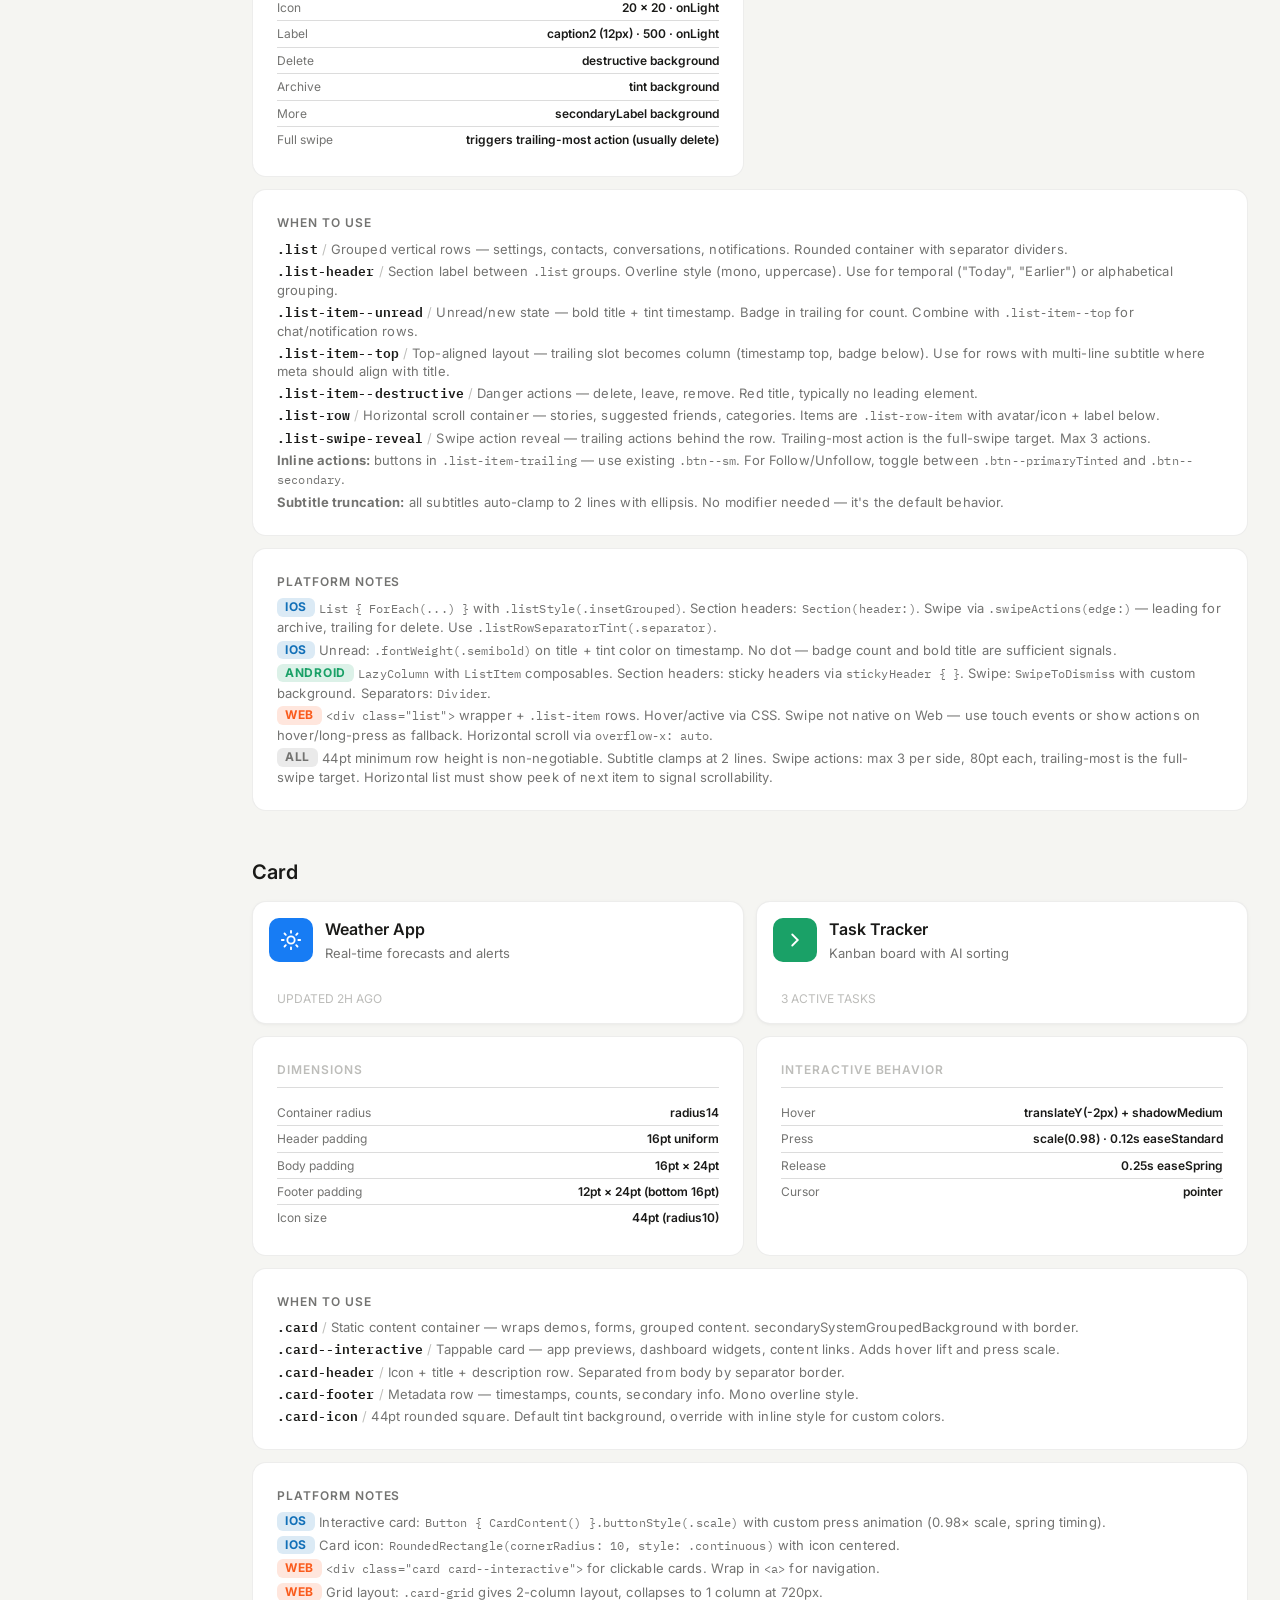
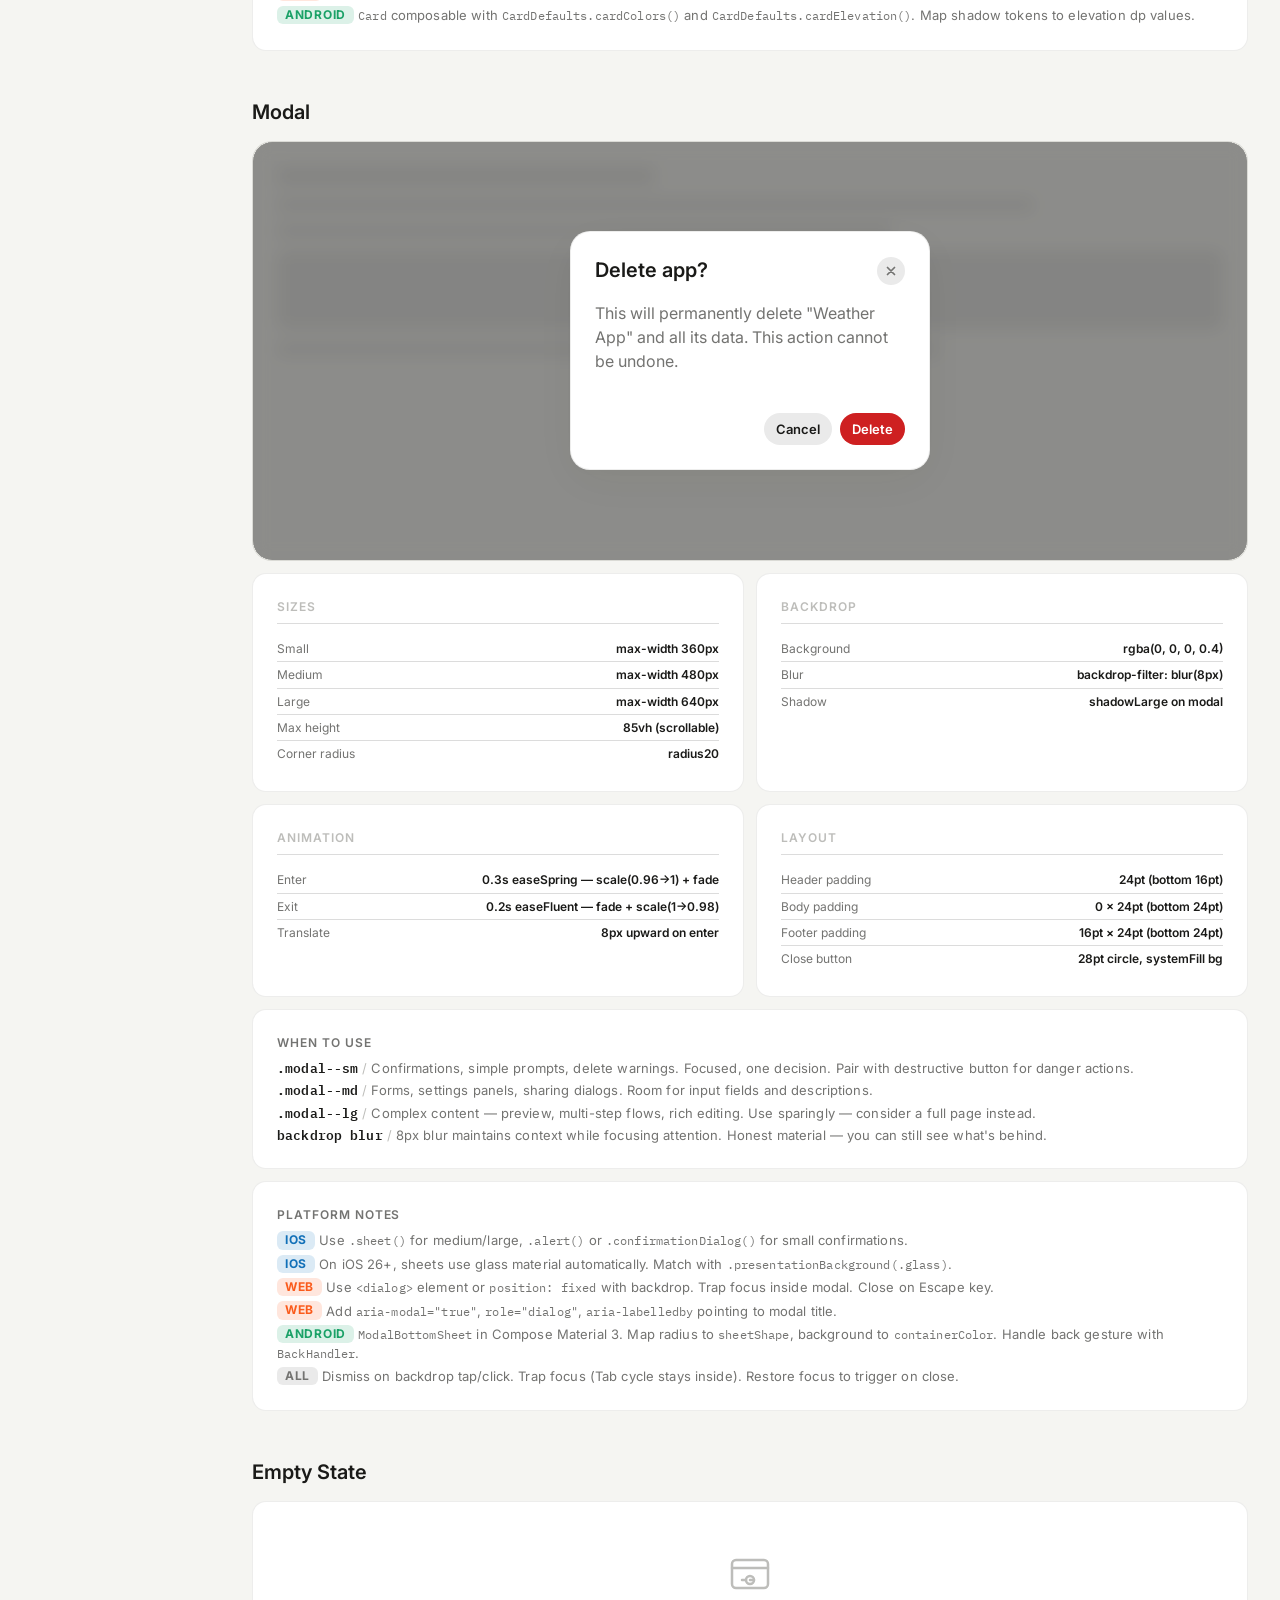
<file: pages/components.html>
<!DOCTYPE html>
<html lang="en" data-theme="light">
<head>
<meta charset="UTF-8">
<meta name="viewport" content="width=device-width, initial-scale=1.0, viewport-fit=cover">
<title>Components — FORK Design Language</title>
<meta name="description" content="FORK component specs: buttons, inputs, and markdown prose rendering with cross-platform implementation notes.">
<meta name="theme-color" content="#F5F5F2" media="(prefers-color-scheme: light)">
<meta name="theme-color" content="#1A1A18" media="(prefers-color-scheme: dark)">
<link href="https://fonts.googleapis.com/css2?family=Inter:ital,wght@0,300..700;1,300..700&family=IBM+Plex+Mono:wght@400;600;700&display=swap" rel="stylesheet">
<link rel="stylesheet" href="../styles.css">
<script>(function(){var t=localStorage.getItem('te-theme');if(!t){t=window.matchMedia('(prefers-color-scheme:dark)').matches?'dark':'light'}document.documentElement.setAttribute('data-theme',t)})()</script>
</head>
<body>

<a href="#main-content" class="skip-link">Skip to content</a>

<div class="header">
  <div class="header-left">
    <a href="../index.html" class="header-title"><span class="header-title-accent">FORK</span></a>
    <div class="tint-picker" id="tint-picker"></div>
  </div>
  <nav class="top-nav" aria-label="Main navigation">
    <a class="top-nav-link" href="colors.html">Colors</a>
    <a class="top-nav-link" href="layout.html">Layout</a>
    <a class="top-nav-link active" href="components.html" aria-current="page">Components</a>
    <a class="top-nav-link" href="messages.html">Messages</a>
    <a class="top-nav-link" href="typography.html">Typography</a>
    <a class="top-nav-link" href="visual-direction.html">Visual</a>
    <a class="top-nav-link" href="motion.html">Motion</a>
    <a class="top-nav-link" href="reference.html">Reference</a>
  </nav>
  <div class="header-controls">
    <button class="toggle" onclick="toggleTheme()" aria-label="Toggle theme">
      <span class="toggle-label">Light</span>
      <div class="toggle-track"></div>
      <span class="toggle-label">Dark</span>
    </button>
  </div>
</div>

<div class="page-layout">

<nav class="sidebar" id="sidebar" aria-label="Page sections">
  <div class="sidebar-group">
    <div class="sidebar-group-label">Input</div>
    <a class="sidebar-link" href="#button">Button</a>
    <a class="sidebar-link" href="#input">Input</a>
    <a class="sidebar-link" href="#switch">Switch</a>
    <a class="sidebar-link" href="#dropdown">Dropdown</a>
  </div>
  <div class="sidebar-group">
    <div class="sidebar-group-label">Display</div>
    <a class="sidebar-link" href="#avatar">Avatar</a>
    <a class="sidebar-link" href="#badge">Badge</a>
    <a class="sidebar-link" href="#tag">Tag</a>
    <a class="sidebar-link" href="#tabs">Tabs</a>
    <a class="sidebar-link" href="#list">List</a>
    <a class="sidebar-link" href="#card">Card</a>
  </div>
  <div class="sidebar-group">
    <div class="sidebar-group-label">Feedback</div>
    <a class="sidebar-link" href="#modal">Modal</a>
    <a class="sidebar-link" href="#empty-state">Empty State</a>
    <a class="sidebar-link" href="#skeleton">Skeleton</a>
  </div>
  <div class="sidebar-group">
    <div class="sidebar-group-label">Content</div>
    <a class="sidebar-link" href="#markdown">Markdown</a>
  </div>
  <div class="sidebar-group">
    <div class="sidebar-group-label">Chrome</div>
    <a class="sidebar-link" href="#cursor">Cursor</a>
    <a class="sidebar-link" href="#dot-indicator">Dot Indicator</a>
    <a class="sidebar-link" href="#progress-bar">Progress Bar</a>
    <a class="sidebar-link" href="#window">Window</a>
  </div>
</nav>

<div class="page-main">
<main class="container" id="main-content">

<h1 class="page-title">Components</h1>
<p class="page-subtitle">Interactive UI elements — inputs, display, chat, feedback, and content rendering</p>

  <!-- ════════════════════════════════════════ -->
  <!-- COMPONENTS — BUTTON                       -->
  <!-- ════════════════════════════════════════ -->
  <div class="section" id="button">
    <h2 class="section-title">Button</h2>

    <!-- Live styles showcase -->
    <div class="btn-showcase">

        <div class="btn-row">
          <div class="btn-row-label">Primary</div>
          <div class="btn-row-items">
            <button class="btn btn--primary btn--lg"><span class="btn-label">Continue</span><span class="btn-spinner"></span></button>
            <button class="btn btn--primary btn--md"><span class="btn-label">Continue</span><span class="btn-spinner"></span></button>
            <button class="btn btn--primary btn--sm"><span class="btn-label">Continue</span><span class="btn-spinner"></span></button>
          </div>
        </div>

        <div class="btn-row">
          <div class="btn-row-label">Primary Tinted</div>
          <div class="btn-row-items">
            <button class="btn btn--primaryTinted btn--lg"><span class="btn-label">Continue</span><span class="btn-spinner"></span></button>
            <button class="btn btn--primaryTinted btn--md"><span class="btn-label">Continue</span><span class="btn-spinner"></span></button>
            <button class="btn btn--primaryTinted btn--sm"><span class="btn-label">Continue</span><span class="btn-spinner"></span></button>
          </div>
        </div>

        <div class="btn-row">
          <div class="btn-row-label">Secondary</div>
          <div class="btn-row-items">
            <button class="btn btn--secondary btn--lg"><span class="btn-label">Settings</span><span class="btn-spinner"></span></button>
            <button class="btn btn--secondary btn--md"><span class="btn-label">Settings</span><span class="btn-spinner"></span></button>
            <button class="btn btn--secondary btn--sm"><span class="btn-label">Settings</span><span class="btn-spinner"></span></button>
          </div>
        </div>

        <div class="btn-row">
          <div class="btn-row-label">Tertiary</div>
          <div class="btn-row-items">
            <button class="btn btn--tertiary btn--lg"><span class="btn-label">Learn more</span><span class="btn-spinner"></span></button>
            <button class="btn btn--tertiary btn--md"><span class="btn-label">Learn more</span><span class="btn-spinner"></span></button>
            <button class="btn btn--tertiary btn--sm"><span class="btn-label">Learn more</span><span class="btn-spinner"></span></button>
          </div>
        </div>

        <div class="btn-row">
          <div class="btn-row-label">Destructive</div>
          <div class="btn-row-items">
            <button class="btn btn--destructive btn--lg"><span class="btn-label">Delete</span><span class="btn-spinner"></span></button>
            <button class="btn btn--destructive btn--md"><span class="btn-label">Delete</span><span class="btn-spinner"></span></button>
            <button class="btn btn--destructive btn--sm"><span class="btn-label">Delete</span><span class="btn-spinner"></span></button>
          </div>
        </div>

        <div class="btn-row">
          <div class="btn-row-label">Icon</div>
          <div class="btn-row-items">
            <button class="btn btn--icon btn--lg" aria-label="Add"><svg aria-hidden="true" viewBox="0 0 24 24"><path d="M12 4v16m-8-8h16" stroke="currentColor" stroke-width="2.5" stroke-linecap="round" fill="none"/></svg></button>
            <button class="btn btn--icon btn--md" aria-label="Add"><svg aria-hidden="true" viewBox="0 0 24 24"><path d="M12 4v16m-8-8h16" stroke="currentColor" stroke-width="2.5" stroke-linecap="round" fill="none"/></svg></button>
            <button class="btn btn--icon btn--sm" aria-label="Add"><svg aria-hidden="true" viewBox="0 0 24 24"><path d="M12 4v16m-8-8h16" stroke="currentColor" stroke-width="2.5" stroke-linecap="round" fill="none"/></svg></button>
          </div>
        </div>
    </div>

    <!-- States -->
    <div class="btn-states-grid btn-states-grid--5col">
      <div class="btn-state-card">
        <div class="btn-state-label">Default</div>
        <button class="btn btn--primary btn--md"><span class="btn-label">Button</span><span class="btn-spinner"></span></button>
      </div>
      <div class="btn-state-card">
        <div class="btn-state-label">Hover <span class="tag tag--web">Web</span></div>
        <button class="btn btn--primary btn--md btn-state-hover"><span class="btn-label">Button</span><span class="btn-spinner"></span></button>
      </div>
      <div class="btn-state-card">
        <div class="btn-state-label">Loading</div>
        <button class="btn btn--primary btn--md btn--loading" aria-busy="true"><span class="btn-label">Button</span><span class="btn-spinner"></span></button>
      </div>
      <div class="btn-state-card">
        <div class="btn-state-label">Pressed</div>
        <button class="btn btn--primary btn--md btn-state-pressed"><span class="btn-label">Button</span><span class="btn-spinner"></span></button>
      </div>
      <div class="btn-state-card">
        <div class="btn-state-label">Focus</div>
        <button class="btn btn--primary btn--md btn-state-focus"><span class="btn-label">Button</span><span class="btn-spinner"></span></button>
      </div>
      <div class="btn-state-card">
        <div class="btn-state-label">Disabled</div>
        <button class="btn btn--primary btn--md" disabled><span class="btn-label">Button</span><span class="btn-spinner"></span></button>
      </div>
    </div>

    <div class="spec-grid">
      <div class="spec-card">
        <div class="spec-title">Dimensions</div>
        <div class="spec-row">
          <span class="spec-label">Large height</span>
          <span class="spec-val">50pt</span>
        </div>
        <div class="spec-row">
          <span class="spec-label">Medium height</span>
          <span class="spec-val">40pt</span>
        </div>
        <div class="spec-row">
          <span class="spec-label">Small height</span>
          <span class="spec-val">32pt</span>
        </div>
        <div class="spec-row">
          <span class="spec-label">Shape</span>
          <span class="spec-val">Capsule (radiusFull)</span>
        </div>
        <div class="spec-row">
          <span class="spec-label">Corner curve</span>
          <span class="spec-val">.continuous</span>
        </div>
      </div>

      <div class="spec-card">
        <div class="spec-title">Content Insets</div>
        <div class="spec-row">
          <span class="spec-label">Large</span>
          <span class="spec-val">12pt × 24pt</span>
        </div>
        <div class="spec-row">
          <span class="spec-label">Medium</span>
          <span class="spec-val">8pt × 16pt</span>
        </div>
        <div class="spec-row">
          <span class="spec-label">Small</span>
          <span class="spec-val">4pt × 12pt</span>
        </div>
        <div class="spec-row">
          <span class="spec-label">Tertiary large</span>
          <span class="spec-val">8pt × 16pt</span>
        </div>
        <div class="spec-row">
          <span class="spec-label">Icon padding</span>
          <span class="spec-val">uniform (square)</span>
        </div>
      </div>

      <div class="spec-card">
        <div class="spec-title">Typography</div>
        <div class="spec-row">
          <span class="spec-label">Large title</span>
          <span class="spec-val"><span class="tag tag--ios">iOS</span> 17pt <span class="tag tag--web">Web</span> 17px semi</span>
        </div>
        <div class="spec-row">
          <span class="spec-label">Medium title</span>
          <span class="spec-val"><span class="tag tag--ios">iOS</span> 14pt <span class="tag tag--web">Web</span> 14px semi (typeFootnote)</span>
        </div>
        <div class="spec-row">
          <span class="spec-label">Small title</span>
          <span class="spec-val"><span class="tag tag--ios">iOS</span> 13pt <span class="tag tag--web">Web</span> 13px semi (typeCaption1)</span>
        </div>
        <div class="spec-row">
          <span class="spec-label">Large subtitle</span>
          <span class="spec-val"><span class="tag tag--ios">iOS</span> 13pt <span class="tag tag--web">Web</span> 14px regular (typeFootnote)</span>
        </div>
        <div class="spec-row">
          <span class="spec-label">Font family</span>
          <span class="spec-val">Inter (semibold title / regular subtitle)</span>
        </div>
      </div>

      <div class="spec-card">
        <div class="spec-title">Colors</div>
        <div class="spec-row">
          <span class="spec-label">Primary bg</span>
          <span class="spec-val">label / systemBackground (inverted)</span>
        </div>
        <div class="spec-row">
          <span class="spec-label">Primary fg</span>
          <span class="spec-val">systemBackground / label (inverted)</span>
        </div>
        <div class="spec-row">
          <span class="spec-label">Primary Tinted bg</span>
          <span class="spec-val">tint (glass on iOS 26)</span>
        </div>
        <div class="spec-row">
          <span class="spec-label">Primary Tinted fg</span>
          <span class="spec-val">onLight (white)</span>
        </div>
        <div class="spec-row">
          <span class="spec-label">Secondary bg</span>
          <span class="spec-val">systemFill (glass on 26)</span>
        </div>
        <div class="spec-row">
          <span class="spec-label">Tertiary bg</span>
          <span class="spec-val">transparent</span>
        </div>
        <div class="spec-row">
          <span class="spec-label">Disabled</span>
          <span class="spec-val">content alpha 38%</span>
        </div>
      </div>

      <div class="spec-card">
        <div class="spec-title">Highlight Animation</div>
        <div class="spec-row">
          <span class="spec-label">Scale (default)</span>
          <span class="spec-val">0.96× · spring(0.9, 0.1)</span>
        </div>
        <div class="spec-row">
          <span class="spec-label">Lift (iOS 26)</span>
          <span class="spec-val">1.04× + shadow · spring(0.85, 0.2)</span>
        </div>
        <div class="spec-row">
          <span class="spec-label">Release</span>
          <span class="spec-val">spring(0.4, 0.3) / (0.5, 0.35)</span>
        </div>
        <div class="spec-row">
          <span class="spec-label">Haptic</span>
          <span class="spec-val">.soft impact on touchUpInside</span>
        </div>
      </div>

      <div class="spec-card">
        <div class="spec-title">Web Interaction <span class="tag tag--web">Web</span></div>
        <div class="spec-row">
          <span class="spec-label">cursor</span>
          <span class="spec-val">pointer (default) · not-allowed (disabled)</span>
        </div>
        <div class="spec-row">
          <span class="spec-label">:hover</span>
          <span class="spec-val">box-shadow glow (filled) · bg tint (plain)</span>
        </div>
        <div class="spec-row">
          <span class="spec-label">:active</span>
          <span class="spec-val">scale(0.96)</span>
        </div>
        <div class="spec-row">
          <span class="spec-label">transition</span>
          <span class="spec-val">transform 0.18s ease-out, box-shadow 0.2s</span>
        </div>
      </div>

      <div class="spec-card">
        <div class="spec-title">Loading State</div>
        <div class="spec-row">
          <span class="spec-label">Indicator sizes</span>
          <span class="spec-val">16 · 24 · 32pt</span>
        </div>
        <div class="spec-row">
          <span class="spec-label">Stroke width</span>
          <span class="spec-val">2 · 2.8 · 3.6pt</span>
        </div>
        <div class="spec-row">
          <span class="spec-label">Rotation</span>
          <span class="spec-val">0.42 · 0.46 · 0.50s</span>
        </div>
        <div class="spec-row">
          <span class="spec-label">Gracetime (light)</span>
          <span class="spec-val">1.2s delay</span>
        </div>
        <div class="spec-row">
          <span class="spec-label">Gracetime (regular)</span>
          <span class="spec-val">0.28s delay</span>
        </div>
      </div>
    </div>

    <!-- Glass tier note — 3 columns -->
    <div class="glass-compare glass-compare--3col" style="margin-top: var(--space12);">
      <div class="glass-compare-card">
        <div class="glass-compare-header">
          <div class="glass-compare-title">Glass Buttons <span class="tag tag--ios">iOS</span></div>
          <div class="glass-compare-version">iOS 26+ / UIGlassEffect</div>
        </div>
        <ul class="glass-prop-list">
          <li><span class="prop-name">Primary</span>.filled() — opaque label/systemBackground inverted</li>
          <li><span class="prop-name">Primary Tinted</span>.prominentGlass() — full refraction, tinted</li>
          <li><span class="prop-name">Secondary</span>.glass() — translucent with label foreground</li>
          <li><span class="prop-name">Icon</span>.glass() + .systemGray5 tint</li>
          <li><span class="prop-name">isInteractive</span>true — adds scale/bounce/shimmer on press</li>
        </ul>
      </div>
      <div class="glass-compare-card">
        <div class="glass-compare-header">
          <div class="glass-compare-title">Filled Buttons <span class="tag tag--ios">iOS</span></div>
          <div class="glass-compare-version">iOS 16–25 / UIButton.Configuration</div>
        </div>
        <ul class="glass-prop-list">
          <li><span class="prop-name">Primary</span>.filled() — opaque label/systemBackground inverted</li>
          <li><span class="prop-name">Primary Tinted</span>.filled() — opaque tint background</li>
          <li><span class="prop-name">Secondary</span>.filled() + .secondarySystemFill</li>
          <li><span class="prop-name">Icon</span>.filled() + .secondarySystemFill</li>
          <li><span class="prop-name">Highlight</span>Scale animation (0.96×) with spring timing</li>
        </ul>
      </div>
      <div class="glass-compare-card">
        <div class="glass-compare-header">
          <div class="glass-compare-title">CSS Buttons <span class="tag tag--web">Web</span></div>
          <div class="glass-compare-version">CSS custom properties</div>
        </div>
        <ul class="glass-prop-list">
          <li><span class="prop-name">Primary</span>.btn--primary — opaque label bg, inverts in dark</li>
          <li><span class="prop-name">Primary Tinted</span>.btn--primaryTinted — tint bg, onLight text</li>
          <li><span class="prop-name">Secondary</span>.btn--secondary — systemFill bg, label text</li>
          <li><span class="prop-name">Icon</span>.btn--icon — systemFill bg, fixed square</li>
          <li><span class="prop-name">Interaction</span>:hover glow, :active scale(0.96)</li>
        </ul>
      </div>
    </div>

    <div class="usage">
      <div class="usage-title">When to use</div>
      <ul class="usage-list">
        <li><span class="token">Primary</span><span class="dash">/</span>Main CTA — sign up, confirm, continue. One per screen.</li>
        <li><span class="token">Primary Tinted</span><span class="dash">/</span>Brand-colored CTA — checkout, key actions where tint reinforces brand.</li>
        <li><span class="token">Secondary</span><span class="dash">/</span>Supporting actions — settings, filters, edit. Lower visual weight than primary.</li>
        <li><span class="token">Tertiary</span><span class="dash">/</span>Minimal actions — "learn more", "skip", cancel. Text-only, no fill.</li>
        <li><span class="token">Destructive</span><span class="dash">/</span>Delete, remove, sign out. Red fill signals danger. Pair with confirmation dialog.</li>
        <li><span class="token">Icon</span><span class="dash">/</span>Toolbar actions, compact controls. Square shape, single icon, no label.</li>
      </ul>
    </div>
    <div class="usage">
      <div class="usage-title">Platform notes</div>
      <ul class="usage-list">
        <li><span class="tag tag--ios">iOS</span> <span class="token">Button.Traits</span><span class="dash">/</span>State struct controlling content (title, subtitle, image) and style. Assign via <code class="code-inline">button.traits = .primary(title: ...)</code></li>
        <li><span class="tag tag--ios">iOS</span> <span class="token">Factory methods</span><span class="dash">/</span><code class="code-inline">.primary()</code> <code class="code-inline">.primaryTinted()</code> <code class="code-inline">.secondary()</code> <code class="code-inline">.tertiary()</code> <code class="code-inline">.destructive()</code> <code class="code-inline">.icon()</code></li>
        <li><span class="tag tag--ios">iOS</span> <span class="token">ActionKit</span><span class="dash">/</span>Async actions with automatic loading state. Gracetime prevents spinner flash on fast operations.</li>
        <li><span class="tag tag--ios">iOS</span> <span class="token">ContentView</span><span class="dash">/</span>StatefulView subclass — constraint swapping animates layout changes (title, image, loading)</li>
        <li><span class="tag tag--ios">iOS</span> <span class="token">.shakeOnError</span><span class="dash">/</span>Option flag — horizontal shake animation when async action completes with error</li>
        <li><span class="tag tag--web">Web</span> <span class="token">CSS classes</span><span class="dash">/</span><code class="code-inline">.btn .btn--primary .btn--lg</code> — compose style + size. All CSS custom properties from this design language.</li>
        <li><span class="tag tag--web">Web</span> <span class="token">Markup</span><span class="dash">/</span><code class="code-inline">&lt;button class="btn btn--primary btn--lg"&gt;&lt;span class="btn-label"&gt;...&lt;/span&gt;&lt;span class="btn-spinner"&gt;&lt;/span&gt;&lt;/button&gt;</code></li>
        <li><span class="tag tag--web">Web</span> <span class="token">Loading</span><span class="dash">/</span>Add <code class="code-inline">.btn--loading</code> class. Spinner animates via CSS keyframes. Implement gracetime delay in JS.</li>
        <li><span class="tag tag--web">Web</span> <span class="token">Disabled</span><span class="dash">/</span>HTML <code class="code-inline">disabled</code> attribute. Opacity 38%, no pointer events, no transform.</li>
        <li><span class="tag tag--web">Web</span> <span class="token">Accessibility</span><span class="dash">/</span>Use <code class="code-inline">&lt;button&gt;</code> not <code class="code-inline">&lt;div&gt;</code>. Add <code class="code-inline">aria-busy="true"</code> during loading, <code class="code-inline">aria-disabled</code> for disabled state.</li>
        <li><span class="tag tag--android">Android</span> <span class="token">Compose Button</span><span class="dash">/</span><code class="code-inline">Button(onClick, colors = ButtonDefaults.buttonColors(containerColor = tint, contentColor = onLight))</code>. Map each style variant to custom <code class="code-inline">buttonColors()</code>.</li>
        <li><span class="tag tag--android">Android</span> <span class="token">Ripple</span><span class="dash">/</span>Native ripple via <code class="code-inline">indication = rememberRipple()</code>. No overlay simulation needed — Android provides this by default.</li>
        <li><span class="tag tag--android">Android</span> <span class="token">Tap target</span><span class="dash">/</span>Minimum touch target 48dp (Material guideline, 4dp larger than iOS 44pt). Use <code class="code-inline">Modifier.minimumInteractiveComponentSize()</code>.</li>
      </ul>
    </div>
  </div>

  <!-- ════════════════════════════════════════ -->
  <!-- COMPONENTS — INPUT                        -->
  <!-- ════════════════════════════════════════ -->
  <div class="section" id="input">
    <h2 class="section-title">Input</h2>

    <div class="card card--padded">
      <div class="input-demo-stack">

        <!-- Filled (default) — live input -->
        <div>
          <div class="demo-label">FILLED</div>
          <input type="email" value="hello@example.com" class="input-demo">
        </div>

        <!-- Placeholder — live input -->
        <div>
          <div class="demo-label">PLACEHOLDER — click to see focus ring</div>
          <input type="text" placeholder="Enter your name..." class="input-demo">
        </div>

        <!-- Search — live input -->
        <div>
          <div class="demo-label">SEARCH (CAPSULE)</div>
          <div class="input-search-capsule">
            <svg width="16" height="16" viewBox="0 0 24 24" fill="none" stroke="var(--tertiaryLabel)" stroke-width="2.5" stroke-linecap="round" style="flex-shrink:0"><circle cx="11" cy="11" r="7"/><path d="M21 21l-4.35-4.35"/></svg>
            <input type="search" placeholder="Search...">
          </div>
        </div>

        <!-- Outline — live input -->
        <div>
          <div class="demo-label">OUTLINE</div>
          <input type="url" value="https://example.com" class="input-demo input-demo--outline">
        </div>

        <!-- Error — live input -->
        <div>
          <div class="demo-label demo-label--error">ERROR</div>
          <input type="email" value="invalid@" class="input-demo input-demo--error">
          <div class="input-error-msg">Please enter a valid email address</div>
        </div>

        <!-- Disabled — live input -->
        <div class="input-demo-disabled">
          <div class="demo-label">DISABLED</div>
          <input type="text" value="Not editable" disabled class="input-demo input-demo--disabled">
        </div>

        <!-- Mono input — live input -->
        <div>
          <div class="demo-label">CODE / MONO</div>
          <input type="text" value="sk-proj-a1b2c3d4..." class="input-demo input-demo--mono">
        </div>

      </div>
    </div>

    <!-- Specs -->
    <div class="spec-grid">
      <div class="spec-card">
        <div class="spec-title">Dimensions</div>
        <div class="spec-row">
          <span class="spec-label">Default height</span>
          <span class="spec-val">44pt (large tap target)</span>
        </div>
        <div class="spec-row">
          <span class="spec-label">Search height</span>
          <span class="spec-val">40pt</span>
        </div>
        <div class="spec-row">
          <span class="spec-label">Filled radius</span>
          <span class="spec-val">radius10 (10pt)</span>
        </div>
        <div class="spec-row">
          <span class="spec-label">Search radius</span>
          <span class="spec-val">radiusFull (capsule)</span>
        </div>
      </div>
      <div class="spec-card">
        <div class="spec-title">Colors</div>
        <div class="spec-row">
          <span class="spec-label">Background</span>
          <span class="spec-val">systemFill</span>
        </div>
        <div class="spec-row">
          <span class="spec-label">Text</span>
          <span class="spec-val">label</span>
        </div>
        <div class="spec-row">
          <span class="spec-label">Placeholder</span>
          <span class="spec-val">tertiaryLabel</span>
        </div>
        <div class="spec-row">
          <span class="spec-label">Error border</span>
          <span class="spec-val">destructive</span>
        </div>
        <div class="spec-row">
          <span class="spec-label">Disabled</span>
          <span class="spec-val">content alpha 38%</span>
        </div>
      </div>
    </div>

    <div class="usage">
      <div class="usage-title">When to use</div>
      <ul class="usage-list">
        <li><span class="token">Filled</span><span class="dash">/</span>Default input style — forms, settings, profile editing. systemFill background on any surface.</li>
        <li><span class="token">Outline</span><span class="dash">/</span>URL inputs, code fields, contexts where fill blends too much with background.</li>
        <li><span class="token">Search (capsule)</span><span class="dash">/</span>Global search bars, filter inputs — pairs with capsule buttons visually.</li>
        <li><span class="token">Mono</span><span class="dash">/</span>API keys, URLs, code snippets, technical identifiers — IBM Plex Mono for clarity.</li>
        <li><span class="token">Body font</span><span class="dash">/</span>All text inputs use Inter. <span class="tag tag--all">All</span> 17px. Placeholder at tertiaryLabel.</li>
      </ul>
    </div>
    <div class="usage">
      <div class="usage-title">Platform notes</div>
      <ul class="usage-list">
        <li><span class="tag tag--web">Web</span> Focus ring: <code class="code-inline">border-color: var(--tint); box-shadow: 0 0 0 3px var(--selection)</code> on focus. Never remove focus indicator for keyboard users.</li>
        <li><span class="tag tag--web">Web</span> Always set <code class="code-inline">font-family: inherit</code> and <code class="code-inline">font-size: inherit</code> on inputs. Browsers default to system font otherwise.</li>
        <li><span class="tag tag--web">Web</span> Use <code class="code-inline">font-size: 16px</code> minimum on mobile web to prevent iOS Safari auto-zoom on focus.</li>
        <li><span class="tag tag--web">Web</span> <code class="code-inline">autocomplete</code>, <code class="code-inline">inputmode</code>, <code class="code-inline">enterkeyhint</code> attributes improve mobile keyboard experience.</li>
        <li><span class="tag tag--ios">iOS</span> Uses UITextField with custom appearance. Focus managed via becomeFirstResponder/resignFirstResponder.</li>
        <li><span class="tag tag--android">Android</span> Use <code class="code-inline">TextField</code> or <code class="code-inline">OutlinedTextField</code> in Compose. Map focus ring to <code class="code-inline">focusedBorderColor</code>, fill to <code class="code-inline">containerColor</code> via <code class="code-inline">TextFieldDefaults.colors()</code>.</li>
        <li><span class="tag tag--android">Android</span> Software keyboard: use <code class="code-inline">WindowInsetsCompat.ime()</code> to handle keyboard inset. Pair with <code class="code-inline">BringIntoViewRequester</code> so focused inputs scroll into view automatically.</li>
      </ul>
    </div>
  </div>

  <!-- ════════════════════════════════════════ -->
  <!-- COMPONENTS — SWITCH                       -->
  <!-- ════════════════════════════════════════ -->
  <div class="section" id="switch">
    <h2 class="section-title">Switch</h2>

    <div class="card card--padded">
      <div class="input-demo-stack">

        <div>
          <div class="demo-label">STATES</div>
          <div style="display: flex; align-items: center; gap: var(--space24);">
            <div style="display: flex; align-items: center; gap: var(--space8);">
              <label class="switch"><input type="checkbox"><span class="switch-track"></span></label>
              <span style="font-size: var(--typeCaption1); color: var(--secondaryLabel);">Off</span>
            </div>
            <div style="display: flex; align-items: center; gap: var(--space8);">
              <label class="switch"><input type="checkbox" checked><span class="switch-track"></span></label>
              <span style="font-size: var(--typeCaption1); color: var(--secondaryLabel);">On</span>
            </div>
            <div style="display: flex; align-items: center; gap: var(--space8);">
              <label class="switch"><input type="checkbox" disabled><span class="switch-track"></span></label>
              <span style="font-size: var(--typeCaption1); color: var(--tertiaryLabel);">Disabled</span>
            </div>
          </div>
        </div>

        <div>
          <div class="demo-label">IN LIST CONTEXT</div>
          <div class="list">
            <div class="list-item" onclick="toggleListAccessory(this, event)">
              <div class="list-item-content"><div class="list-item-title">Notifications</div><div class="list-item-subtitle">Receive push notifications</div></div>
              <div class="list-item-trailing"><label class="switch"><input type="checkbox" checked><span class="switch-track"></span></label></div>
            </div>
            <div class="list-item" onclick="toggleListAccessory(this, event)">
              <div class="list-item-content"><div class="list-item-title">Dark Mode</div><div class="list-item-subtitle">Use dark color scheme</div></div>
              <div class="list-item-trailing"><label class="switch"><input type="checkbox"><span class="switch-track"></span></label></div>
            </div>
          </div>
        </div>

      </div>
    </div>

    <div class="spec-grid">
      <div class="spec-card">
        <div class="spec-title">Dimensions</div>
        <div class="spec-row"><span class="spec-label">Track width</span><span class="spec-val">48pt</span></div>
        <div class="spec-row"><span class="spec-label">Track height</span><span class="spec-val">28pt</span></div>
        <div class="spec-row"><span class="spec-label">Thumb size</span><span class="spec-val">20pt</span></div>
        <div class="spec-row"><span class="spec-label">Thumb inset</span><span class="spec-val">4pt from edge</span></div>
        <div class="spec-row"><span class="spec-label">Tap target</span><span class="spec-val">48 × 44pt minimum</span></div>
      </div>
      <div class="spec-card">
        <div class="spec-title">Colors</div>
        <div class="spec-row"><span class="spec-label">Off track</span><span class="spec-val">systemFill + separator border</span></div>
        <div class="spec-row"><span class="spec-label">Off thumb</span><span class="spec-val">label</span></div>
        <div class="spec-row"><span class="spec-label">On track</span><span class="spec-val">tint</span></div>
        <div class="spec-row"><span class="spec-label">On thumb</span><span class="spec-val">onLight</span></div>
        <div class="spec-row"><span class="spec-label">Disabled</span><span class="spec-val">38% opacity</span></div>
      </div>
      <div class="spec-card">
        <div class="spec-title">Animation</div>
        <div class="spec-row"><span class="spec-label">Thumb slide</span><span class="spec-val">0.25s easeSpring</span></div>
        <div class="spec-row"><span class="spec-label">Track fill</span><span class="spec-val">0.25s easeFluent</span></div>
        <div class="spec-row"><span class="spec-label">Haptic</span><span class="spec-val">.light impact on toggle</span></div>
      </div>
    </div>

    <div class="usage">
      <div class="usage-title">When to use</div>
      <ul class="usage-list">
        <li><span class="token">.switch</span><span class="dash">/</span>Binary on/off settings that take effect immediately — no submit button needed.</li>
        <li><span class="token">vs. checkbox</span><span class="dash">/</span>Checkboxes are for selection in forms (submitted together). Switches are for instant toggles.</li>
        <li><span class="token">label pairing</span><span class="dash">/</span>Always pair with a text label. The switch alone doesn't communicate what it controls.</li>
      </ul>
    </div>
    <div class="usage">
      <div class="usage-title">Platform notes</div>
      <ul class="usage-list">
        <li><span class="tag tag--ios">iOS</span> <code class="code-inline">Toggle(isOn: $value)</code> with <code class="code-inline">.tint(Color.tint)</code>. Native UISwitch handles animation and haptics.</li>
        <li><span class="tag tag--web">Web</span> Uses <code class="code-inline">&lt;label class="switch"&gt;&lt;input type="checkbox"&gt;&lt;span class="switch-track"&gt;&lt;/span&gt;&lt;/label&gt;</code>. Hidden checkbox, styled track with <code class="code-inline">::after</code> pseudo-element thumb.</li>
        <li><span class="tag tag--web">Web</span> <code class="code-inline">:focus-visible</code> ring on the track for keyboard accessibility. Tab navigable via the hidden input.</li>
        <li><span class="tag tag--android">Android</span> Use <code class="code-inline">Switch</code> composable. Map tint to <code class="code-inline">checkedThumbColor</code> + <code class="code-inline">checkedTrackColor</code> via <code class="code-inline">SwitchDefaults.colors()</code>.</li>
        <li><span class="tag tag--all">All</span> Spring easing on thumb movement (easeSpring) matches the physical feel of a real toggle.</li>
      </ul>
    </div>
  </div>

  <!-- ════════════════════════════════════════ -->
  <!-- COMPONENTS — DROPDOWN                      -->
  <!-- ════════════════════════════════════════ -->
  <div class="section" id="dropdown">
    <h2 class="section-title">Dropdown</h2>

    <div style="display: flex; gap: var(--space16); flex-wrap: wrap; align-items: flex-start;">
      <div class="dropdown">
        <button class="dropdown-trigger" onclick="toggleDropdown(this, event)" aria-haspopup="listbox" aria-expanded="false">
          <span class="dropdown-value dropdown-value--placeholder">Select option...</span>
          <svg class="dropdown-chevron" width="16" height="16" viewBox="0 0 16 16" fill="none" aria-hidden="true"><path d="M4 6l4 4 4-4" stroke="currentColor" stroke-width="1.5" stroke-linecap="round" stroke-linejoin="round"/></svg>
        </button>
        <div class="dropdown-menu" role="listbox">
          <button class="dropdown-item" role="option" onclick="selectDropdown(this, event)">Design tokens</button>
          <button class="dropdown-item" role="option" onclick="selectDropdown(this, event)">Typography</button>
          <button class="dropdown-item" role="option" onclick="selectDropdown(this, event)">Color system</button>
          <div class="dropdown-divider" role="separator"></div>
          <button class="dropdown-item" role="option" onclick="selectDropdown(this, event)">Components</button>
          <button class="dropdown-item" role="option" onclick="selectDropdown(this, event)">Layout</button>
        </div>
      </div>

      <div class="dropdown dropdown--open">
        <button class="dropdown-trigger" onclick="toggleDropdown(this, event)" aria-haspopup="listbox" aria-expanded="true">
          <span class="dropdown-value">Typography</span>
          <svg class="dropdown-chevron" width="16" height="16" viewBox="0 0 16 16" fill="none" aria-hidden="true"><path d="M4 6l4 4 4-4" stroke="currentColor" stroke-width="1.5" stroke-linecap="round" stroke-linejoin="round"/></svg>
        </button>
        <div class="dropdown-menu" role="listbox">
          <button class="dropdown-item" role="option" onclick="selectDropdown(this, event)">Design tokens</button>
          <button class="dropdown-item dropdown-item--selected" role="option" aria-selected="true" onclick="selectDropdown(this, event)">Typography</button>
          <button class="dropdown-item" role="option" onclick="selectDropdown(this, event)">Color system</button>
          <div class="dropdown-divider" role="separator"></div>
          <button class="dropdown-item" role="option" onclick="selectDropdown(this, event)">Components</button>
          <button class="dropdown-item" role="option" onclick="selectDropdown(this, event)">Layout</button>
        </div>
      </div>

      <div class="dropdown dropdown--disabled">
        <button class="dropdown-trigger" disabled>
          <span class="dropdown-value dropdown-value--placeholder">Select option...</span>
          <svg class="dropdown-chevron" width="16" height="16" viewBox="0 0 16 16" fill="none"><path d="M4 6l4 4 4-4" stroke="currentColor" stroke-width="1.5" stroke-linecap="round" stroke-linejoin="round"/></svg>
        </button>
      </div>
    </div>

    <div style="margin-top: var(--space16);">
      <div class="demo-label" style="margin-bottom: var(--space8);">IN LIST CONTEXT</div>
      <div class="list">
        <div class="list-item" onclick="toggleListAccessory(this, event)">
          <div class="list-item-content"><div class="list-item-title">Language</div><div class="list-item-subtitle">Interface language</div></div>
          <div class="list-item-trailing">
            <div class="dropdown dropdown--compact">
              <button class="dropdown-trigger" onclick="toggleDropdown(this, event)">
                <span class="dropdown-value">English</span>
                <svg class="dropdown-chevron" width="16" height="16" viewBox="0 0 16 16" fill="none"><path d="M4 6l4 4 4-4" stroke="currentColor" stroke-width="1.5" stroke-linecap="round" stroke-linejoin="round"/></svg>
              </button>
              <div class="dropdown-menu">
                <button class="dropdown-item dropdown-item--selected" onclick="selectDropdown(this, event)">English</button>
                <button class="dropdown-item" onclick="selectDropdown(this, event)">Russian</button>
                <button class="dropdown-item" onclick="selectDropdown(this, event)">German</button>
              </div>
            </div>
          </div>
        </div>
        <div class="list-item" onclick="toggleListAccessory(this, event)">
          <div class="list-item-content"><div class="list-item-title">Theme</div><div class="list-item-subtitle">Color scheme preference</div></div>
          <div class="list-item-trailing">
            <div class="dropdown dropdown--compact">
              <button class="dropdown-trigger" onclick="toggleDropdown(this, event)">
                <span class="dropdown-value">System</span>
                <svg class="dropdown-chevron" width="16" height="16" viewBox="0 0 16 16" fill="none"><path d="M4 6l4 4 4-4" stroke="currentColor" stroke-width="1.5" stroke-linecap="round" stroke-linejoin="round"/></svg>
              </button>
              <div class="dropdown-menu">
                <button class="dropdown-item" onclick="selectDropdown(this, event)">Light</button>
                <button class="dropdown-item" onclick="selectDropdown(this, event)">Dark</button>
                <button class="dropdown-item dropdown-item--selected" onclick="selectDropdown(this, event)">System</button>
              </div>
            </div>
          </div>
        </div>
      </div>
    </div>

    <div class="spec-grid">
      <div class="spec-card">
        <div class="spec-title">Trigger</div>
        <div class="spec-row"><span class="spec-label">Height</span><span class="spec-val">44pt (compact: 36pt)</span></div>
        <div class="spec-row"><span class="spec-label">Padding</span><span class="spec-val">0 12pt</span></div>
        <div class="spec-row"><span class="spec-label">Radius</span><span class="spec-val">radius10</span></div>
        <div class="spec-row"><span class="spec-label">Background</span><span class="spec-val">systemFill</span></div>
        <div class="spec-row"><span class="spec-label">Border</span><span class="spec-val">1px separator</span></div>
      </div>
      <div class="spec-card">
        <div class="spec-title">Menu</div>
        <div class="spec-row"><span class="spec-label">Background</span><span class="spec-val">secondarySystemBackground</span></div>
        <div class="spec-row"><span class="spec-label">Radius</span><span class="spec-val">radius14</span></div>
        <div class="spec-row"><span class="spec-label">Shadow</span><span class="spec-val">shadowMedium</span></div>
        <div class="spec-row"><span class="spec-label">Item height</span><span class="spec-val">36pt minimum</span></div>
        <div class="spec-row"><span class="spec-label">Item padding</span><span class="spec-val">8pt 12pt</span></div>
        <div class="spec-row"><span class="spec-label">Max height</span><span class="spec-val">280pt (scrollable)</span></div>
      </div>
      <div class="spec-card">
        <div class="spec-title">Animation</div>
        <div class="spec-row"><span class="spec-label">Open</span><span class="spec-val">0.25s easeFluent</span></div>
        <div class="spec-row"><span class="spec-label">Close</span><span class="spec-val">0.2s easeFluent</span></div>
        <div class="spec-row"><span class="spec-label">Transform origin</span><span class="spec-val">top center</span></div>
        <div class="spec-row"><span class="spec-label">Scale from</span><span class="spec-val">0.96 → 1</span></div>
      </div>
    </div>

    <div class="usage">
      <div class="usage-title">When to use</div>
      <ul class="usage-list">
        <li><span class="token">.dropdown</span><span class="dash">/</span>Selection from a predefined list of 3–15 options. Fewer than 3 — use radio buttons or a segmented control. More than 15 — use a searchable list.</li>
        <li><span class="token">.dropdown--compact</span><span class="dash">/</span>Inline selection within list rows or toolbars where vertical space is constrained.</li>
        <li><span class="token">.dropdown-divider</span><span class="dash">/</span>Separate logical groups within the menu. Don't overuse — one divider per menu maximum.</li>
        <li><span class="token">vs. action sheet</span><span class="dash">/</span>Dropdowns are for selection (picking a value). Action sheets are for actions (delete, share, copy).</li>
      </ul>
    </div>
    <div class="usage">
      <div class="usage-title">Platform notes</div>
      <ul class="usage-list">
        <li><span class="tag tag--ios">iOS</span> Maps to <code class="code-inline">UIMenu</code> attached to a <code class="code-inline">UIButton</code> via <code class="code-inline">.menu</code> property with <code class="code-inline">.showsMenuAsPrimaryAction = true</code>. System handles presentation, animation, and haptics.</li>
        <li><span class="tag tag--ios">iOS</span> SwiftUI: <code class="code-inline">Menu { } label: { }</code> or <code class="code-inline">Picker</code> with <code class="code-inline">.menu</code> style. Checkmark on selected item is automatic.</li>
        <li><span class="tag tag--web">Web</span> Custom component — not <code class="code-inline">&lt;select&gt;</code>. Uses <code class="code-inline">.dropdown--open</code> class toggle. Close on outside click via document listener.</li>
        <li><span class="tag tag--web">Web</span> Keyboard: open with Enter/Space, navigate with Arrow keys, select with Enter, close with Escape. Add <code class="code-inline">role="listbox"</code> and <code class="code-inline">role="option"</code> with <code class="code-inline">aria-selected</code>.</li>
        <li><span class="tag tag--android">Android</span> Use <code class="code-inline">DropdownMenu</code> composable. Map background to <code class="code-inline">containerColor</code>, item colors to FORK label tokens. Dismiss handled automatically by <code class="code-inline">onDismissRequest</code>.</li>
        <li><span class="tag tag--all">All</span> Selected item shows a checkmark. Menu dismisses on selection.</li>
      </ul>
    </div>
  </div>

  <!-- ════════════════════════════════════════ -->
  <!-- COMPONENTS — AVATAR                       -->
  <!-- ════════════════════════════════════════ -->
  <div class="section" id="avatar">
    <h2 class="section-title">Avatar</h2>

    <div class="card card--padded">
      <div class="input-demo-stack">

        <div>
          <div class="demo-label">SIZES</div>
          <div style="display: flex; align-items: center; gap: var(--space16);">
            <div class="avatar avatar--sm">S</div>
            <div class="avatar avatar--md">MD</div>
            <div class="avatar avatar--lg">LG</div>
            <div class="avatar avatar--xl">XL</div>
          </div>
        </div>

        <div>
          <div class="demo-label">VARIANTS — INITIALS / AI / IMAGE</div>
          <div style="display: flex; align-items: center; gap: var(--space16);">
            <div class="avatar avatar--lg">JS</div>
            <div class="avatar avatar--lg avatar--ai"><svg viewBox="0 0 24 24" width="22" height="22" fill="none" stroke="currentColor" stroke-width="2" stroke-linecap="round"><path d="M12 2a4 4 0 0 1 4 4v2a4 4 0 0 1-8 0V6a4 4 0 0 1 4-4z"/><path d="M6 10v1a6 6 0 0 0 12 0v-1"/><path d="M12 18v4"/><path d="M8 22h8"/></svg></div>
            <div class="avatar avatar--lg"><img src="data:image/svg+xml,%3Csvg xmlns='http://www.w3.org/2000/svg' width='48' height='48'%3E%3Crect width='48' height='48' fill='%23D4A574'/%3E%3Ctext x='24' y='30' text-anchor='middle' font-family='sans-serif' font-size='18' fill='%23fff'%3E%F0%9F%91%A4%3C/text%3E%3C/svg%3E" alt="User photo"></div>
          </div>
        </div>

        <div>
          <div class="demo-label">STATUS — ONLINE / OFFLINE / BUSY</div>
          <div style="display: flex; align-items: center; gap: var(--space16);">
            <div class="avatar avatar--lg">JS<span class="avatar-status avatar-status--online"></span></div>
            <div class="avatar avatar--lg">AB<span class="avatar-status"></span></div>
            <div class="avatar avatar--lg">CD<span class="avatar-status avatar-status--busy"></span></div>
          </div>
        </div>

        <div>
          <div class="demo-label">GROUP — STACKED</div>
          <div class="avatar-group">
            <div class="avatar avatar--md">A</div>
            <div class="avatar avatar--md">B</div>
            <div class="avatar avatar--md">C</div>
            <div class="avatar avatar--md" style="font-size: var(--typeCaption2);">+2</div>
          </div>
        </div>

      </div>
    </div>

    <div class="spec-grid">
      <div class="spec-card">
        <div class="spec-title">Dimensions</div>
        <div class="spec-row"><span class="spec-label">Small</span><span class="spec-val">28pt</span></div>
        <div class="spec-row"><span class="spec-label">Medium</span><span class="spec-val">36pt</span></div>
        <div class="spec-row"><span class="spec-label">Large</span><span class="spec-val">48pt</span></div>
        <div class="spec-row"><span class="spec-label">Extra large</span><span class="spec-val">64pt</span></div>
        <div class="spec-row"><span class="spec-label">Shape</span><span class="spec-val">Circle (50%)</span></div>
      </div>
      <div class="spec-card">
        <div class="spec-title">Colors</div>
        <div class="spec-row"><span class="spec-label">Default bg</span><span class="spec-val">tertiarySystemFill</span></div>
        <div class="spec-row"><span class="spec-label">Initials</span><span class="spec-val">secondaryLabel</span></div>
        <div class="spec-row"><span class="spec-label">AI bg</span><span class="spec-val">tint</span></div>
        <div class="spec-row"><span class="spec-label">AI fg</span><span class="spec-val">onLight</span></div>
        <div class="spec-row"><span class="spec-label">Status ring</span><span class="spec-val">systemBackground (2px)</span></div>
      </div>
      <div class="spec-card">
        <div class="spec-title">Status Indicator</div>
        <div class="spec-row"><span class="spec-label">Size</span><span class="spec-val">10pt (incl. ring)</span></div>
        <div class="spec-row"><span class="spec-label">Online</span><span class="spec-val">success</span></div>
        <div class="spec-row"><span class="spec-label">Offline</span><span class="spec-val">systemGray</span></div>
        <div class="spec-row"><span class="spec-label">Busy</span><span class="spec-val">destructive</span></div>
        <div class="spec-row"><span class="spec-label">Position</span><span class="spec-val">Bottom-right, edge-aligned</span></div>
      </div>
      <div class="spec-card">
        <div class="spec-title">Group</div>
        <div class="spec-row"><span class="spec-label">Overlap</span><span class="spec-val">-8pt margin-left</span></div>
        <div class="spec-row"><span class="spec-label">Ring</span><span class="spec-val">2px systemBackground</span></div>
        <div class="spec-row"><span class="spec-label">Max visible</span><span class="spec-val">4 + overflow count</span></div>
      </div>
    </div>

    <div class="usage">
      <div class="usage-title">When to use</div>
      <ul class="usage-list">
        <li><span class="token">.avatar--sm</span><span class="dash">/</span>Inline mentions, compact lists, message timestamps. 28pt — fits beside caption text.</li>
        <li><span class="token">.avatar--md</span><span class="dash">/</span>List items, chat headers, comment threads. 36pt — default for most UI contexts.</li>
        <li><span class="token">.avatar--lg</span><span class="dash">/</span>Chat messages, user cards, profile previews. 48pt — primary identification.</li>
        <li><span class="token">.avatar--xl</span><span class="dash">/</span>Profile headers, user detail views. 64pt — hero-level display, one per screen.</li>
        <li><span class="token">.avatar--ai</span><span class="dash">/</span>AI agent identity. Tint background distinguishes agents from users. Use with an icon, not initials.</li>
        <li><span class="token">.avatar-group</span><span class="dash">/</span>Shared spaces, group chats, collaborators. Show up to 4 with overflow count.</li>
      </ul>
    </div>
    <div class="usage">
      <div class="usage-title">Platform notes</div>
      <ul class="usage-list">
        <li><span class="tag tag--ios">iOS</span> Use <code class="code-inline">AsyncImage</code> with <code class="code-inline">.clipShape(.circle)</code>. Placeholder shows initials while image loads.</li>
        <li><span class="tag tag--ios">iOS</span> Status indicator via overlay with <code class="code-inline">.alignmentGuide(.bottom, .trailing)</code>. Ring matches parent background.</li>
        <li><span class="tag tag--web">Web</span> <code class="code-inline">&lt;div class="avatar avatar--lg"&gt;JS&lt;/div&gt;</code> for initials. Nest <code class="code-inline">&lt;img&gt;</code> for photos. <code class="code-inline">object-fit: cover</code> handles non-square images.</li>
        <li><span class="tag tag--web">Web</span> Group overlap uses negative margin + <code class="code-inline">box-shadow</code> ring (not border, to avoid doubling).</li>
        <li><span class="tag tag--android">Android</span> Use <code class="code-inline">AsyncImage</code> (Coil) with <code class="code-inline">Modifier.clip(CircleShape)</code>. Placeholder composable shows <code class="code-inline">--systemFill</code> mapped color while loading.</li>
        <li><span class="tag tag--all">All</span> AI avatars always use <code class="code-inline">--tint</code>, which updates when the user swaps tint presets.</li>
      </ul>
    </div>
  </div>

  <!-- ════════════════════════════════════════ -->
  <!-- COMPONENTS — BADGE                        -->
  <!-- ════════════════════════════════════════ -->
  <div class="section" id="badge">
    <h2 class="section-title">Badge</h2>

    <div class="card card--padded">
      <div class="input-demo-stack">

        <div>
          <div class="demo-label">COUNT BADGES</div>
          <div style="display: flex; align-items: center; gap: var(--space24);">
            <span class="badge">3</span>
            <span class="badge">12</span>
            <span class="badge">99+</span>
          </div>
        </div>

        <div>
          <div class="demo-label">DOT BADGES</div>
          <div style="display: flex; align-items: center; gap: var(--space24);">
            <span class="badge badge--dot"></span>
            <span class="badge badge--dot badge--success"></span>
            <span class="badge badge--dot badge--warning"></span>
            <span class="badge badge--dot badge--tint"></span>
          </div>
        </div>

        <div>
          <div class="demo-label">ON AVATAR</div>
          <div style="display: flex; align-items: center; gap: var(--space24);">
            <div style="position: relative; display: inline-flex;">
              <div class="avatar avatar--lg">JS</div>
              <span class="badge" style="position: absolute; top: -4px; right: -4px;">5</span>
            </div>
            <div style="position: relative; display: inline-flex;">
              <div class="avatar avatar--lg avatar--ai"><svg viewBox="0 0 24 24" width="22" height="22" fill="none" stroke="currentColor" stroke-width="2" stroke-linecap="round"><path d="M12 2a4 4 0 0 1 4 4v2a4 4 0 0 1-8 0V6a4 4 0 0 1 4-4z"/><path d="M6 10v1a6 6 0 0 0 12 0v-1"/><path d="M12 18v4"/><path d="M8 22h8"/></svg></div>
              <span class="badge badge--dot" style="position: absolute; top: 0; right: 0;"></span>
            </div>
          </div>
        </div>

      </div>
    </div>

    <div class="spec-grid">
      <div class="spec-card">
        <div class="spec-title">Dimensions</div>
        <div class="spec-row"><span class="spec-label">Count height</span><span class="spec-val">18pt</span></div>
        <div class="spec-row"><span class="spec-label">Count min-width</span><span class="spec-val">18pt</span></div>
        <div class="spec-row"><span class="spec-label">Count padding</span><span class="spec-val">0 × 5pt</span></div>
        <div class="spec-row"><span class="spec-label">Dot size</span><span class="spec-val">8pt</span></div>
        <div class="spec-row"><span class="spec-label">Shape</span><span class="spec-val">Capsule (radiusFull)</span></div>
      </div>
      <div class="spec-card">
        <div class="spec-title">Colors</div>
        <div class="spec-row"><span class="spec-label">Default</span><span class="spec-val">badge (red)</span></div>
        <div class="spec-row"><span class="spec-label">Tint</span><span class="spec-val">tint (brand color)</span></div>
        <div class="spec-row"><span class="spec-label">Success</span><span class="spec-val">success</span></div>
        <div class="spec-row"><span class="spec-label">Warning</span><span class="spec-val">warning (onDark text)</span></div>
        <div class="spec-row"><span class="spec-label">Text</span><span class="spec-val">onLight (Mono 11px 700)</span></div>
      </div>
    </div>

    <div class="usage">
      <div class="usage-title">When to use</div>
      <ul class="usage-list">
        <li><span class="token">.badge</span><span class="dash">/</span>Unread count on tabs, nav items, avatar. Red (badge token) = requires attention.</li>
        <li><span class="token">.badge--tint</span><span class="dash">/</span>Brand-colored notification — new feature, promotion, non-critical update. Uses tint color.</li>
        <li><span class="token">.badge--dot</span><span class="dash">/</span>Binary status indicator — new content, online presence. No count, just presence.</li>
        <li><span class="token">.badge--success</span><span class="dash">/</span>Positive status — connected, verified, complete.</li>
      </ul>
    </div>
    <div class="usage">
      <div class="usage-title">Platform notes</div>
      <ul class="usage-list">
        <li><span class="tag tag--ios">iOS</span> Use <code class="code-inline">.badge(_ count:)</code> modifier on TabView items. Custom badge via overlay anchor.</li>
        <li><span class="tag tag--web">Web</span> Position with <code class="code-inline">position: absolute; top: -4px; right: -4px;</code> on parent with <code class="code-inline">position: relative</code>.</li>
        <li><span class="tag tag--android">Android</span> Use <code class="code-inline">Badge</code> composable from Material 3 with <code class="code-inline">BadgedBox</code>. Override colors with FORK tokens via <code class="code-inline">BadgeDefaults.containerColor</code>.</li>
        <li><span class="tag tag--all">All</span> Cap count at 99+ to prevent layout overflow. Animate count changes with spring timing.</li>
      </ul>
    </div>
  </div>

  <!-- ════════════════════════════════════════ -->
  <!-- COMPONENTS — TAG                          -->
  <!-- ════════════════════════════════════════ -->
  <div class="section" id="tag">
    <h2 class="section-title">Tag</h2>

    <div class="card card--padded">
      <div class="input-demo-stack">

        <div>
          <div class="demo-label">PLATFORM</div>
          <div style="display: flex; align-items: center; gap: var(--space8); flex-wrap: wrap;">
            <span class="tag tag--ios">iOS</span>
            <span class="tag tag--android">Android</span>
            <span class="tag tag--web">Web</span>
            <span class="tag tag--all">All</span>
          </div>
        </div>

        <div>
          <div class="demo-label">SEMANTIC</div>
          <div style="display: flex; align-items: center; gap: var(--space8); flex-wrap: wrap;">
            <span class="tag tag--tint">Featured</span>
            <span class="tag tag--destructive">Breaking</span>
            <span class="tag tag--fill">Default</span>
            <span class="tag tag--outline">Draft</span>
          </div>
        </div>

        <div>
          <div class="demo-label">IN CONTEXT</div>
          <div style="font-size: var(--typeCaption1); color: var(--secondaryLabel); line-height: 1.65;">
            Use <code class="code-inline">UINavigationBar</code> large title on <span class="tag tag--ios">iOS</span> and <code class="code-inline">TopAppBar</code> on <span class="tag tag--android">Android</span>. On <span class="tag tag--web">Web</span> use <code class="code-inline">clamp()</code> for fluid sizing. The <span class="tag tag--tint">New</span> tag marks recently added tokens.
          </div>
        </div>

      </div>
    </div>

    <div class="spec-grid">
      <div class="spec-card">
        <div class="spec-title">Dimensions</div>
        <div class="spec-row"><span class="spec-label">Font</span><span class="spec-val">IBM Plex Mono · 11px · 700</span></div>
        <div class="spec-row"><span class="spec-label">Letter spacing</span><span class="spec-val">0.06em</span></div>
        <div class="spec-row"><span class="spec-label">Transform</span><span class="spec-val">uppercase</span></div>
        <div class="spec-row"><span class="spec-label">Padding</span><span class="spec-val">2pt × 8pt</span></div>
        <div class="spec-row"><span class="spec-label">Radius</span><span class="spec-val">radius6</span></div>
        <div class="spec-row"><span class="spec-label">Line height</span><span class="spec-val">1.2</span></div>
      </div>
      <div class="spec-card">
        <div class="spec-title">Color Variants</div>
        <div class="spec-row"><span class="spec-label">iOS</span><span class="spec-val">systemBlue 15% fill + systemBlue text</span></div>
        <div class="spec-row"><span class="spec-label">Android</span><span class="spec-val">systemGreen 15% fill + systemGreen text</span></div>
        <div class="spec-row"><span class="spec-label">Web</span><span class="spec-val">systemOrange 15% fill + systemOrange text</span></div>
        <div class="spec-row"><span class="spec-label">All</span><span class="spec-val">systemFill + secondaryLabel</span></div>
        <div class="spec-row"><span class="spec-label">Tint</span><span class="spec-val">tint + onLight</span></div>
        <div class="spec-row"><span class="spec-label">Destructive</span><span class="spec-val">destructive + onLight</span></div>
        <div class="spec-row"><span class="spec-label">Fill</span><span class="spec-val">systemFill + secondaryLabel</span></div>
        <div class="spec-row"><span class="spec-label">Outline</span><span class="spec-val">transparent + separator border</span></div>
      </div>
    </div>

    <div class="usage">
      <div class="usage-title">When to use</div>
      <ul class="usage-list">
        <li><span class="token">.tag</span><span class="dash">/</span>Inline categorical label — platform, status, version, feature flag. Not interactive by default.</li>
        <li><span class="token">Platform variants</span><span class="dash">/</span>Flag platform-specific behavior in docs, usage lists, and spec tables. Color encodes the platform at a glance.</li>
        <li><span class="token">.tag--tint</span><span class="dash">/</span>Brand moments — new features, highlighted items, active states.</li>
        <li><span class="token">.tag--fill / .tag--outline</span><span class="dash">/</span>Neutral labels — categories, draft status, metadata. Low visual weight.</li>
        <li><span class="token">vs. Badge</span><span class="dash">/</span>Tags are inline categorical labels. Badges are notification dots / counters positioned on top of another element.</li>
      </ul>
    </div>
    <div class="usage">
      <div class="usage-title">Platform notes</div>
      <ul class="usage-list">
        <li><span class="tag tag--ios">iOS</span> Use <code class="code-inline">UILabel</code> with <code class="code-inline">backgroundColor</code> + <code class="code-inline">textAlignment: .center</code> + content insets. Or Compose-style: <code class="code-inline">Text</code> with padded background <code class="code-inline">Shape</code>.</li>
        <li><span class="tag tag--android">Android</span> Use Compose <code class="code-inline">Surface(shape = RoundedCornerShape(6.dp), color = systemBlue) { Text(...) }</code>. Map color variants to FORK token values — not Material 3 chip colors.</li>
        <li><span class="tag tag--web">Web</span> <code class="code-inline">&lt;span class="tag tag--ios"&gt;iOS&lt;/span&gt;</code>. Tags are inline elements — they flow with text. No tap target needed unless interactive.</li>
        <li><span class="tag tag--all">All</span> Tags are not interactive by default. If a tag is tappable (e.g., filter chip), wrap in a <code class="code-inline">&lt;button&gt;</code> and ensure 44×44pt tap target.</li>
      </ul>
    </div>
  </div>

  <!-- ════════════════════════════════════════ -->
  <!-- COMPONENTS — TABS                         -->
  <!-- ════════════════════════════════════════ -->
  <div class="section" id="tabs">
    <h2 class="section-title">Tabs</h2>

    <div class="card card--padded">
      <div class="input-demo-stack">

        <div>
          <div class="demo-label">SEGMENTED CONTROL</div>
          <div class="segmented">
            <button class="segmented-item active">All</button>
            <button class="segmented-item">Following</button>
            <button class="segmented-item">Mentions</button>
          </div>
        </div>

        <div>
          <div class="demo-label">TAB BAR</div>
          <div class="tab-bar">
            <button class="tab-bar-item active">Dashboard</button>
            <button class="tab-bar-item">Messages</button>
            <button class="tab-bar-item">Explore</button>
            <button class="tab-bar-item">Settings</button>
          </div>
        </div>

      </div>
    </div>

    <div class="spec-grid">
      <div class="spec-card">
        <div class="spec-title">Segmented Control</div>
        <div class="spec-row"><span class="spec-label">Track bg</span><span class="spec-val">systemFill</span></div>
        <div class="spec-row"><span class="spec-label">Track radius</span><span class="spec-val">radiusFull (capsule)</span></div>
        <div class="spec-row"><span class="spec-label">Track padding</span><span class="spec-val">3pt</span></div>
        <div class="spec-row"><span class="spec-label">Item height</span><span class="spec-val">32pt</span></div>
        <div class="spec-row"><span class="spec-label">Active bg</span><span class="spec-val">secondarySystemGroupedBg + shadowSmall</span></div>
        <div class="spec-row"><span class="spec-label">Active text</span><span class="spec-val">label, semi (600)</span></div>
        <div class="spec-row"><span class="spec-label">Inactive text</span><span class="spec-val">secondaryLabel, medium (500)</span></div>
      </div>
      <div class="spec-card">
        <div class="spec-title">Tab Bar</div>
        <div class="spec-row"><span class="spec-label">Item height</span><span class="spec-val">44pt</span></div>
        <div class="spec-row"><span class="spec-label">Indicator</span><span class="spec-val">2px bottom border, tint</span></div>
        <div class="spec-row"><span class="spec-label">Active text</span><span class="spec-val">tint, semi (600)</span></div>
        <div class="spec-row"><span class="spec-label">Inactive text</span><span class="spec-val">secondaryLabel, medium (500)</span></div>
        <div class="spec-row"><span class="spec-label">Divider</span><span class="spec-val">1px separator (bottom)</span></div>
      </div>
    </div>

    <div class="usage">
      <div class="usage-title">When to use</div>
      <ul class="usage-list">
        <li><span class="token">.segmented</span><span class="dash">/</span>Filter or view mode switching within the same content area. 2–4 options max. Compact, inline.</li>
        <li><span class="token">.tab-bar</span><span class="dash">/</span>Page-level navigation between distinct content sections. Scrollable on mobile. Visible section count can exceed 4.</li>
        <li><span class="token">vs. dropdown</span><span class="dash">/</span>Use tabs when options are few and should be always visible. Use dropdown when options exceed ~6 or are secondary.</li>
      </ul>
    </div>
    <div class="usage">
      <div class="usage-title">Platform notes</div>
      <ul class="usage-list">
        <li><span class="tag tag--ios">iOS</span> Segmented: <code class="code-inline">Picker(.segmented)</code>. Tab bar: <code class="code-inline">TabView</code> with custom styling or <code class="code-inline">.tabViewStyle(.page)</code>.</li>
        <li><span class="tag tag--web">Web</span> Segmented: <code class="code-inline">&lt;div class="segmented"&gt;&lt;button class="segmented-item active"&gt;...&lt;/button&gt;...&lt;/div&gt;</code>. Toggle <code class="code-inline">.active</code> via JS.</li>
        <li><span class="tag tag--web">Web</span> Tab bar scrolls horizontally on narrow viewports via <code class="code-inline">overflow-x: auto</code>. Hide scrollbar for clean appearance.</li>
        <li><span class="tag tag--web">Web</span> Use <code class="code-inline">role="tablist"</code> and <code class="code-inline">role="tab"</code> with <code class="code-inline">aria-selected</code> for accessibility.</li>
        <li><span class="tag tag--android">Android</span> Tab bar: <code class="code-inline">TabRow</code> composable with custom indicator colors. Segmented control: build a custom composable — Android has no native equivalent.</li>
      </ul>
    </div>
  </div>

  <!-- ════════════════════════════════════════ -->
  <!-- COMPONENTS — LIST                         -->
  <!-- ════════════════════════════════════════ -->
  <div class="section" id="list">
    <h2 class="section-title">List</h2>

    <!-- ── Basic ── -->
    <div class="demo-label">BASIC</div>
    <div class="list">
      <div class="list-item">
        <div class="list-item-leading"><div class="avatar avatar--md">AK</div></div>
        <div class="list-item-content">
          <div class="list-item-title">Anna Kim</div>
          <div class="list-item-subtitle">Building a weather app...</div>
        </div>
        <div class="list-item-trailing"><span class="badge">3</span></div>
      </div>
      <div class="list-item">
        <div class="list-item-leading"><div class="avatar avatar--md avatar--ai"><svg viewBox="0 0 24 24" width="18" height="18" fill="none" stroke="currentColor" stroke-width="2" stroke-linecap="round"><path d="M12 2a4 4 0 0 1 4 4v2a4 4 0 0 1-8 0V6a4 4 0 0 1 4-4z"/><path d="M6 10v1a6 6 0 0 0 12 0v-1"/><path d="M12 18v4"/><path d="M8 22h8"/></svg></div></div>
        <div class="list-item-content">
          <div class="list-item-title">FORK Agent</div>
          <div class="list-item-subtitle">Ready to help</div>
        </div>
        <div class="list-item-trailing"><span class="badge badge--dot badge--success"></span></div>
      </div>
      <div class="list-item">
        <div class="list-item-leading"><div class="avatar avatar--md">MR</div></div>
        <div class="list-item-content">
          <div class="list-item-title">Max Rivera</div>
          <div class="list-item-subtitle">Shared "Recipe Tracker" with you</div>
        </div>
        <div class="list-item-trailing">
          <span class="list-item-value" style="font-size: var(--typeCaption1);">2m ago</span>
          <svg width="7" height="12" viewBox="0 0 7 12" fill="none" stroke="var(--tertiaryLabel)" stroke-width="2" stroke-linecap="round" stroke-linejoin="round"><path d="M1 1l5 5-5 5"/></svg>
        </div>
      </div>
      <div class="list-item list-item--destructive">
        <div class="list-item-content">
          <div class="list-item-title">Delete conversation</div>
        </div>
      </div>
    </div>

    <!-- ── Sections & Unread ── -->
    <div class="demo-label" style="margin-top: var(--space24);">SECTIONS &amp; UNREAD</div>
    <div class="list-header">Today</div>
    <div class="list">
      <div class="list-item list-item--top list-item--unread">
        <div class="list-item-leading"><div class="avatar avatar--md">AK</div></div>
        <div class="list-item-content">
          <div class="list-item-title">Anna Kim</div>
          <div class="list-item-subtitle">Hey, check out the new prototype I just pushed — let me know what you think about the transitions</div>
        </div>
        <div class="list-item-trailing">
          <span class="list-item-value" style="font-size: var(--typeCaption1); color: var(--tint);">2m</span>
          <span class="badge">2</span>
        </div>
      </div>
      <div class="list-item list-item--top list-item--unread">
        <div class="list-item-leading"><div class="avatar avatar--md">DT</div></div>
        <div class="list-item-content">
          <div class="list-item-title">Design Team</div>
          <div class="list-item-subtitle">Julia: New icons uploaded to the shared library, please review when you get a chance</div>
        </div>
        <div class="list-item-trailing">
          <span class="list-item-value" style="font-size: var(--typeCaption1); color: var(--tint);">15m</span>
        </div>
      </div>
      <div class="list-item list-item--top">
        <div class="list-item-leading"><div class="avatar avatar--md">MR</div></div>
        <div class="list-item-content">
          <div class="list-item-title">Max Rivera</div>
          <div class="list-item-subtitle">Thanks for the review</div>
        </div>
        <div class="list-item-trailing">
          <span class="list-item-value" style="font-size: var(--typeCaption1);">1h</span>
        </div>
      </div>
    </div>
    <div class="list-header">Earlier</div>
    <div class="list">
      <div class="list-item list-item--top">
        <div class="list-item-leading"><div class="avatar avatar--md">JK</div></div>
        <div class="list-item-content">
          <div class="list-item-title">Julia Kim</div>
          <div class="list-item-subtitle">Meeting rescheduled to Thursday</div>
        </div>
        <div class="list-item-trailing">
          <span class="list-item-value" style="font-size: var(--typeCaption1);">Yesterday</span>
        </div>
      </div>
    </div>

    <!-- ── Inline Actions ── -->
    <div class="demo-label" style="margin-top: var(--space24);">INLINE ACTIONS</div>
    <div class="list">
      <div class="list-item">
        <div class="list-item-leading"><div class="avatar avatar--md">SC</div></div>
        <div class="list-item-content">
          <div class="list-item-title">Sarah Chen</div>
          <div class="list-item-subtitle">@sarah</div>
        </div>
        <div class="list-item-trailing"><button class="btn btn--primaryTinted btn--sm"><span class="btn-label">Follow</span></button></div>
      </div>
      <div class="list-item">
        <div class="list-item-leading"><div class="avatar avatar--md">AL</div></div>
        <div class="list-item-content">
          <div class="list-item-title">Alex Lee</div>
          <div class="list-item-subtitle">@alexl</div>
        </div>
        <div class="list-item-trailing"><button class="btn btn--secondary btn--sm"><span class="btn-label">Following</span></button></div>
      </div>
      <div class="list-item">
        <div class="list-item-leading"><div class="avatar avatar--md">MR</div></div>
        <div class="list-item-content">
          <div class="list-item-title">Max Rivera</div>
          <div class="list-item-subtitle">@maxr</div>
        </div>
        <div class="list-item-trailing"><button class="btn btn--primaryTinted btn--sm"><span class="btn-label">Follow</span></button></div>
      </div>
    </div>

    <!-- ── Horizontal Scroll ── -->
    <div class="demo-label" style="margin-top: var(--space24);">HORIZONTAL</div>
    <div class="list-row">
      <div class="list-row-item"><div class="avatar avatar--md">AK</div><span class="list-row-label">Anna</span></div>
      <div class="list-row-item"><div class="avatar avatar--md">MR</div><span class="list-row-label">Max</span></div>
      <div class="list-row-item"><div class="avatar avatar--md">JK</div><span class="list-row-label">Julia</span></div>
      <div class="list-row-item"><div class="avatar avatar--md">SC</div><span class="list-row-label">Sarah</span></div>
      <div class="list-row-item"><div class="avatar avatar--md">AL</div><span class="list-row-label">Alex</span></div>
      <div class="list-row-item"><div class="avatar avatar--md">TW</div><span class="list-row-label">Tom</span></div>
      <div class="list-row-item"><div class="avatar avatar--md">LM</div><span class="list-row-label">Lisa</span></div>
      <div class="list-row-item"><div class="avatar avatar--md">DP</div><span class="list-row-label">Dan</span></div>
    </div>

    <!-- ── Swipe Actions ── -->
    <div class="demo-label" style="margin-top: var(--space24);">SWIPE ACTIONS</div>
    <div class="list" style="overflow: hidden;">
      <div class="list-item list-item--top">
        <div class="list-item-leading"><div class="avatar avatar--md">JK</div></div>
        <div class="list-item-content">
          <div class="list-item-title">Julia Kim</div>
          <div class="list-item-subtitle">See you tomorrow!</div>
        </div>
        <div class="list-item-trailing"><span class="list-item-value" style="font-size: var(--typeCaption1);">3h</span></div>
      </div>
      <div class="list-swipe-reveal">
        <div class="list-item list-item--top" style="flex: 1; min-width: 0;">
          <div class="list-item-leading"><div class="avatar avatar--md">AK</div></div>
          <div class="list-item-content">
            <div class="list-item-title">Anna Kim</div>
            <div class="list-item-subtitle">Sounds good, let me know</div>
          </div>
          <div class="list-item-trailing"><span class="list-item-value" style="font-size: var(--typeCaption1);">5h</span></div>
        </div>
        <div class="list-swipe-actions">
          <button class="list-swipe-action list-swipe-action--more"><svg viewBox="0 0 24 24" fill="none" stroke="currentColor" stroke-width="2" stroke-linecap="round"><circle cx="12" cy="5" r="1.5"/><circle cx="12" cy="12" r="1.5"/><circle cx="12" cy="19" r="1.5"/></svg>More</button>
          <button class="list-swipe-action list-swipe-action--archive"><svg viewBox="0 0 24 24" fill="none" stroke="currentColor" stroke-width="2" stroke-linecap="round" stroke-linejoin="round"><path d="M21 8V21H3V8"/><path d="M1 3h22v5H1z"/><path d="M10 12h4"/></svg>Archive</button>
          <button class="list-swipe-action list-swipe-action--delete"><svg viewBox="0 0 24 24" fill="none" stroke="currentColor" stroke-width="2" stroke-linecap="round" stroke-linejoin="round"><path d="M3 6h18"/><path d="M8 6V4a2 2 0 012-2h4a2 2 0 012 2v2"/><path d="M19 6l-1 14a2 2 0 01-2 2H8a2 2 0 01-2-2L5 6"/></svg>Delete</button>
        </div>
      </div>
      <div class="list-item list-item--top">
        <div class="list-item-leading"><div class="avatar avatar--md">MR</div></div>
        <div class="list-item-content">
          <div class="list-item-title">Max Rivera</div>
          <div class="list-item-subtitle">Thanks for the review</div>
        </div>
        <div class="list-item-trailing"><span class="list-item-value" style="font-size: var(--typeCaption1);">1d</span></div>
      </div>
    </div>

    <!-- ── Specs ── -->
    <div class="spec-grid" style="margin-top: var(--space24);">
      <div class="spec-card">
        <div class="spec-title">Dimensions</div>
        <div class="spec-row"><span class="spec-label">Min row height</span><span class="spec-val">44pt (tap target)</span></div>
        <div class="spec-row"><span class="spec-label">Padding</span><span class="spec-val">space12 × space16</span></div>
        <div class="spec-row"><span class="spec-label">Gap (leading)</span><span class="spec-val">space12</span></div>
        <div class="spec-row"><span class="spec-label">Container</span><span class="spec-val">secondarySystemGroupedBackground · radius14 · 1px border</span></div>
        <div class="spec-row"><span class="spec-label">Separator</span><span class="spec-val">1px separator (between items)</span></div>
      </div>
      <div class="spec-card">
        <div class="spec-title">Typography</div>
        <div class="spec-row"><span class="spec-label">Title</span><span class="spec-val">subheadline (16px) · 400 · label</span></div>
        <div class="spec-row"><span class="spec-label">Title (unread)</span><span class="spec-val">subheadline (16px) · 600 · label</span></div>
        <div class="spec-row"><span class="spec-label">Subtitle</span><span class="spec-val">caption1 (13px) · secondaryLabel · 2-line clamp</span></div>
        <div class="spec-row"><span class="spec-label">Value</span><span class="spec-val">subheadline · secondaryLabel</span></div>
        <div class="spec-row"><span class="spec-label">Section header</span><span class="spec-val">overline (11px) · mono · 600 · uppercase · secondaryLabel</span></div>
        <div class="spec-row"><span class="spec-label">Destructive</span><span class="spec-val">destructive color on title</span></div>
      </div>
      <div class="spec-card">
        <div class="spec-title">Unread State</div>
        <div class="spec-row"><span class="spec-label">Title weight</span><span class="spec-val">600 (semibold)</span></div>
        <div class="spec-row"><span class="spec-label">Timestamp</span><span class="spec-val">tint color (optional, for emphasis)</span></div>
        <div class="spec-row"><span class="spec-label">Badge</span><span class="spec-val">counter in trailing (optional)</span></div>
      </div>
      <div class="spec-card">
        <div class="spec-title">Horizontal</div>
        <div class="spec-row"><span class="spec-label">Gap</span><span class="spec-val">space16</span></div>
        <div class="spec-row"><span class="spec-label">Scroll</span><span class="spec-val">horizontal, hidden scrollbar</span></div>
        <div class="spec-row"><span class="spec-label">Label</span><span class="spec-val">caption2 (12px) · label · max 64px · ellipsis</span></div>
        <div class="spec-row"><span class="spec-label">Active</span><span class="spec-val">scale(0.95) · easeSpring</span></div>
      </div>
      <div class="spec-card">
        <div class="spec-title">Swipe Actions</div>
        <div class="spec-row"><span class="spec-label">Action width</span><span class="spec-val">80px per action</span></div>
        <div class="spec-row"><span class="spec-label">Icon</span><span class="spec-val">20 × 20 · onLight</span></div>
        <div class="spec-row"><span class="spec-label">Label</span><span class="spec-val">caption2 (12px) · 500 · onLight</span></div>
        <div class="spec-row"><span class="spec-label">Delete</span><span class="spec-val">destructive background</span></div>
        <div class="spec-row"><span class="spec-label">Archive</span><span class="spec-val">tint background</span></div>
        <div class="spec-row"><span class="spec-label">More</span><span class="spec-val">secondaryLabel background</span></div>
        <div class="spec-row"><span class="spec-label">Full swipe</span><span class="spec-val">triggers trailing-most action (usually delete)</span></div>
      </div>
    </div>

    <div class="usage">
      <div class="usage-title">When to use</div>
      <ul class="usage-list">
        <li><span class="token">.list</span><span class="dash">/</span>Grouped vertical rows — settings, contacts, conversations, notifications. Rounded container with separator dividers.</li>
        <li><span class="token">.list-header</span><span class="dash">/</span>Section label between <code class="code-inline">.list</code> groups. Overline style (mono, uppercase). Use for temporal ("Today", "Earlier") or alphabetical grouping.</li>
        <li><span class="token">.list-item--unread</span><span class="dash">/</span>Unread/new state — bold title + tint timestamp. Badge in trailing for count. Combine with <code class="code-inline">.list-item--top</code> for chat/notification rows.</li>
        <li><span class="token">.list-item--top</span><span class="dash">/</span>Top-aligned layout — trailing slot becomes column (timestamp top, badge below). Use for rows with multi-line subtitle where meta should align with title.</li>
        <li><span class="token">.list-item--destructive</span><span class="dash">/</span>Danger actions — delete, leave, remove. Red title, typically no leading element.</li>
        <li><span class="token">.list-row</span><span class="dash">/</span>Horizontal scroll container — stories, suggested friends, categories. Items are <code class="code-inline">.list-row-item</code> with avatar/icon + label below.</li>
        <li><span class="token">.list-swipe-reveal</span><span class="dash">/</span>Swipe action reveal — trailing actions behind the row. Trailing-most action is the full-swipe target. Max 3 actions.</li>
        <li><strong>Inline actions:</strong> buttons in <code class="code-inline">.list-item-trailing</code> — use existing <code class="code-inline">.btn--sm</code>. For Follow/Unfollow, toggle between <code class="code-inline">.btn--primaryTinted</code> and <code class="code-inline">.btn--secondary</code>.</li>
        <li><strong>Subtitle truncation:</strong> all subtitles auto-clamp to 2 lines with ellipsis. No modifier needed — it's the default behavior.</li>
      </ul>
    </div>
    <div class="usage">
      <div class="usage-title">Platform notes</div>
      <ul class="usage-list">
        <li><span class="tag tag--ios">iOS</span> <code class="code-inline">List { ForEach(...) }</code> with <code class="code-inline">.listStyle(.insetGrouped)</code>. Section headers: <code class="code-inline">Section(header:)</code>. Swipe via <code class="code-inline">.swipeActions(edge:)</code> — leading for archive, trailing for delete. Use <code class="code-inline">.listRowSeparatorTint(.separator)</code>.</li>
        <li><span class="tag tag--ios">iOS</span> Unread: <code class="code-inline">.fontWeight(.semibold)</code> on title + tint color on timestamp. No dot — badge count and bold title are sufficient signals.</li>
        <li><span class="tag tag--android">Android</span> <code class="code-inline">LazyColumn</code> with <code class="code-inline">ListItem</code> composables. Section headers: sticky headers via <code class="code-inline">stickyHeader { }</code>. Swipe: <code class="code-inline">SwipeToDismiss</code> with custom background. Separators: <code class="code-inline">Divider</code>.</li>
        <li><span class="tag tag--web">Web</span> <code class="code-inline">&lt;div class="list"&gt;</code> wrapper + <code class="code-inline">.list-item</code> rows. Hover/active via CSS. Swipe not native on Web — use touch events or show actions on hover/long-press as fallback. Horizontal scroll via <code class="code-inline">overflow-x: auto</code>.</li>
        <li><span class="tag tag--all">All</span> 44pt minimum row height is non-negotiable. Subtitle clamps at 2 lines. Swipe actions: max 3 per side, 80pt each, trailing-most is the full-swipe target. Horizontal list must show peek of next item to signal scrollability.</li>
      </ul>
    </div>
  </div>

  <!-- ════════════════════════════════════════ -->
  <!-- COMPONENTS — CARD                         -->
  <!-- ════════════════════════════════════════ -->
  <div class="section" id="card">
    <h2 class="section-title">Card</h2>

    <div class="card-grid">
      <div class="card card--interactive">
        <div class="card-header">
          <div class="card-icon"><svg viewBox="0 0 24 24" width="22" height="22" fill="none" stroke="currentColor" stroke-width="2" stroke-linecap="round"><circle cx="12" cy="12" r="4"/><path d="M12 2v2m0 16v2M4.93 4.93l1.41 1.41m11.32 11.32l1.41 1.41M2 12h2m16 0h2M4.93 19.07l1.41-1.41m11.32-11.32l1.41-1.41"/></svg></div>
          <div>
            <div class="card-title">Weather App</div>
            <div class="card-desc">Real-time forecasts and alerts</div>
          </div>
        </div>
        <div class="card-footer">UPDATED 2H AGO</div>
      </div>
      <div class="card card--interactive">
        <div class="card-header">
          <div class="card-icon" style="background: var(--systemGreen);"><svg viewBox="0 0 24 24" width="22" height="22" fill="none" stroke="currentColor" stroke-width="2" stroke-linecap="round"><path d="M9 18l6-6-6-6"/></svg></div>
          <div>
            <div class="card-title">Task Tracker</div>
            <div class="card-desc">Kanban board with AI sorting</div>
          </div>
        </div>
        <div class="card-footer">3 ACTIVE TASKS</div>
      </div>
    </div>

    <div class="spec-grid" style="margin-top: var(--space12);">
      <div class="spec-card">
        <div class="spec-title">Dimensions</div>
        <div class="spec-row"><span class="spec-label">Container radius</span><span class="spec-val">radius14</span></div>
        <div class="spec-row"><span class="spec-label">Header padding</span><span class="spec-val">16pt uniform</span></div>
        <div class="spec-row"><span class="spec-label">Body padding</span><span class="spec-val">16pt × 24pt</span></div>
        <div class="spec-row"><span class="spec-label">Footer padding</span><span class="spec-val">12pt × 24pt (bottom 16pt)</span></div>
        <div class="spec-row"><span class="spec-label">Icon size</span><span class="spec-val">44pt (radius10)</span></div>
      </div>
      <div class="spec-card">
        <div class="spec-title">Interactive Behavior</div>
        <div class="spec-row"><span class="spec-label">Hover</span><span class="spec-val">translateY(-2px) + shadowMedium</span></div>
        <div class="spec-row"><span class="spec-label">Press</span><span class="spec-val">scale(0.98) · 0.12s easeStandard</span></div>
        <div class="spec-row"><span class="spec-label">Release</span><span class="spec-val">0.25s easeSpring</span></div>
        <div class="spec-row"><span class="spec-label">Cursor</span><span class="spec-val">pointer</span></div>
      </div>
    </div>

    <div class="usage">
      <div class="usage-title">When to use</div>
      <ul class="usage-list">
        <li><span class="token">.card</span><span class="dash">/</span>Static content container — wraps demos, forms, grouped content. secondarySystemGroupedBackground with border.</li>
        <li><span class="token">.card--interactive</span><span class="dash">/</span>Tappable card — app previews, dashboard widgets, content links. Adds hover lift and press scale.</li>
        <li><span class="token">.card-header</span><span class="dash">/</span>Icon + title + description row. Separated from body by separator border.</li>
        <li><span class="token">.card-footer</span><span class="dash">/</span>Metadata row — timestamps, counts, secondary info. Mono overline style.</li>
        <li><span class="token">.card-icon</span><span class="dash">/</span>44pt rounded square. Default tint background, override with inline style for custom colors.</li>
      </ul>
    </div>
    <div class="usage">
      <div class="usage-title">Platform notes</div>
      <ul class="usage-list">
        <li><span class="tag tag--ios">iOS</span> Interactive card: <code class="code-inline">Button { CardContent() }.buttonStyle(.scale)</code> with custom press animation (0.98× scale, spring timing).</li>
        <li><span class="tag tag--ios">iOS</span> Card icon: <code class="code-inline">RoundedRectangle(cornerRadius: 10, style: .continuous)</code> with icon centered.</li>
        <li><span class="tag tag--web">Web</span> <code class="code-inline">&lt;div class="card card--interactive"&gt;</code> for clickable cards. Wrap in <code class="code-inline">&lt;a&gt;</code> for navigation.</li>
        <li><span class="tag tag--web">Web</span> Grid layout: <code class="code-inline">.card-grid</code> gives 2-column layout, collapses to 1 column at 720px.</li>
        <li><span class="tag tag--android">Android</span> <code class="code-inline">Card</code> composable with <code class="code-inline">CardDefaults.cardColors()</code> and <code class="code-inline">CardDefaults.cardElevation()</code>. Map shadow tokens to elevation dp values.</li>
      </ul>
    </div>
  </div>

  <!-- ════════════════════════════════════════ -->
  <!-- COMPONENTS — MODAL                        -->
  <!-- ════════════════════════════════════════ -->
  <div class="section" id="modal">
    <h2 class="section-title">Modal</h2>

    <!-- Inline demo — simulated viewport -->
    <div class="modal-demo">
      <!-- Background content (behind blur) -->
      <div class="modal-demo-bg">
        <div style="height: 20px; width: 40%; background: var(--skeleton); border-radius: var(--radius6);"></div>
        <div style="height: 14px; width: 80%; background: var(--skeleton); border-radius: var(--radius6);"></div>
        <div style="height: 14px; width: 65%; background: var(--skeleton); border-radius: var(--radius6);"></div>
        <div style="height: 80px; background: var(--skeleton); border-radius: var(--radius10);"></div>
        <div style="height: 14px; width: 70%; background: var(--skeleton); border-radius: var(--radius6);"></div>
      </div>
      <!-- Backdrop + modal -->
      <div class="modal-backdrop-demo">
        <div class="modal modal--sm">
          <div class="modal-header">
            <div class="modal-title">Delete app?</div>
            <button class="modal-close" aria-label="Close"><svg viewBox="0 0 16 16" width="14" height="14" fill="none" stroke="currentColor" stroke-width="2" stroke-linecap="round"><path d="M4 4l8 8M12 4l-8 8"/></svg></button>
          </div>
          <div class="modal-body">This will permanently delete "Weather App" and all its data. This action cannot be undone.</div>
          <div class="modal-footer">
            <button class="btn btn--secondary btn--sm"><span class="btn-label">Cancel</span></button>
            <button class="btn btn--destructive btn--sm"><span class="btn-label">Delete</span></button>
          </div>
        </div>
      </div>
    </div>

    <div class="spec-grid" style="margin-top: var(--space12);">
      <div class="spec-card">
        <div class="spec-title">Sizes</div>
        <div class="spec-row"><span class="spec-label">Small</span><span class="spec-val">max-width 360px</span></div>
        <div class="spec-row"><span class="spec-label">Medium</span><span class="spec-val">max-width 480px</span></div>
        <div class="spec-row"><span class="spec-label">Large</span><span class="spec-val">max-width 640px</span></div>
        <div class="spec-row"><span class="spec-label">Max height</span><span class="spec-val">85vh (scrollable)</span></div>
        <div class="spec-row"><span class="spec-label">Corner radius</span><span class="spec-val">radius20</span></div>
      </div>
      <div class="spec-card">
        <div class="spec-title">Backdrop</div>
        <div class="spec-row"><span class="spec-label">Background</span><span class="spec-val">rgba(0, 0, 0, 0.4)</span></div>
        <div class="spec-row"><span class="spec-label">Blur</span><span class="spec-val">backdrop-filter: blur(8px)</span></div>
        <div class="spec-row"><span class="spec-label">Shadow</span><span class="spec-val">shadowLarge on modal</span></div>
      </div>
      <div class="spec-card">
        <div class="spec-title">Animation</div>
        <div class="spec-row"><span class="spec-label">Enter</span><span class="spec-val">0.3s easeSpring — scale(0.96→1) + fade</span></div>
        <div class="spec-row"><span class="spec-label">Exit</span><span class="spec-val">0.2s easeFluent — fade + scale(1→0.98)</span></div>
        <div class="spec-row"><span class="spec-label">Translate</span><span class="spec-val">8px upward on enter</span></div>
      </div>
      <div class="spec-card">
        <div class="spec-title">Layout</div>
        <div class="spec-row"><span class="spec-label">Header padding</span><span class="spec-val">24pt (bottom 16pt)</span></div>
        <div class="spec-row"><span class="spec-label">Body padding</span><span class="spec-val">0 × 24pt (bottom 24pt)</span></div>
        <div class="spec-row"><span class="spec-label">Footer padding</span><span class="spec-val">16pt × 24pt (bottom 24pt)</span></div>
        <div class="spec-row"><span class="spec-label">Close button</span><span class="spec-val">28pt circle, systemFill bg</span></div>
      </div>
    </div>

    <div class="usage">
      <div class="usage-title">When to use</div>
      <ul class="usage-list">
        <li><span class="token">.modal--sm</span><span class="dash">/</span>Confirmations, simple prompts, delete warnings. Focused, one decision. Pair with destructive button for danger actions.</li>
        <li><span class="token">.modal--md</span><span class="dash">/</span>Forms, settings panels, sharing dialogs. Room for input fields and descriptions.</li>
        <li><span class="token">.modal--lg</span><span class="dash">/</span>Complex content — preview, multi-step flows, rich editing. Use sparingly — consider a full page instead.</li>
        <li><span class="token">backdrop blur</span><span class="dash">/</span>8px blur maintains context while focusing attention. Honest material — you can still see what's behind.</li>
      </ul>
    </div>
    <div class="usage">
      <div class="usage-title">Platform notes</div>
      <ul class="usage-list">
        <li><span class="tag tag--ios">iOS</span> Use <code class="code-inline">.sheet()</code> for medium/large, <code class="code-inline">.alert()</code> or <code class="code-inline">.confirmationDialog()</code> for small confirmations.</li>
        <li><span class="tag tag--ios">iOS</span> On iOS 26+, sheets use glass material automatically. Match with <code class="code-inline">.presentationBackground(.glass)</code>.</li>
        <li><span class="tag tag--web">Web</span> Use <code class="code-inline">&lt;dialog&gt;</code> element or <code class="code-inline">position: fixed</code> with backdrop. Trap focus inside modal. Close on Escape key.</li>
        <li><span class="tag tag--web">Web</span> Add <code class="code-inline">aria-modal="true"</code>, <code class="code-inline">role="dialog"</code>, <code class="code-inline">aria-labelledby</code> pointing to modal title.</li>
        <li><span class="tag tag--android">Android</span> <code class="code-inline">ModalBottomSheet</code> in Compose Material 3. Map radius to <code class="code-inline">sheetShape</code>, background to <code class="code-inline">containerColor</code>. Handle back gesture with <code class="code-inline">BackHandler</code>.</li>
        <li><span class="tag tag--all">All</span> Dismiss on backdrop tap/click. Trap focus (Tab cycle stays inside). Restore focus to trigger on close.</li>
      </ul>
    </div>
  </div>

  <!-- ════════════════════════════════════════ -->
  <!-- COMPONENTS — EMPTY STATE                  -->
  <!-- ════════════════════════════════════════ -->
  <div class="section" id="empty-state">
    <h2 class="section-title">Empty State</h2>

    <div class="empty-state">
      <svg class="empty-state-icon" viewBox="0 0 48 48" fill="none" stroke="currentColor" stroke-width="2.5" stroke-linecap="round" stroke-linejoin="round">
        <rect x="6" y="10" width="36" height="28" rx="4"/>
        <path d="M6 18h36"/>
        <circle cx="24" cy="30" r="4"/>
        <path d="M20 30h-4m12 0h-4"/>
      </svg>
      <div class="empty-state-title">No messages yet</div>
      <div class="empty-state-desc">Start a conversation with FORK Agent to build your first app.</div>
      <button class="btn btn--primaryTinted btn--md"><span class="btn-label">New conversation</span></button>
    </div>

    <div class="spec-grid" style="margin-top: var(--space12);">
      <div class="spec-card">
        <div class="spec-title">Layout</div>
        <div class="spec-row"><span class="spec-label">Padding</span><span class="spec-val">48pt × 24pt</span></div>
        <div class="spec-row"><span class="spec-label">Alignment</span><span class="spec-val">Center (flex column)</span></div>
        <div class="spec-row"><span class="spec-label">Max text width</span><span class="spec-val">320pt</span></div>
        <div class="spec-row"><span class="spec-label">Container</span><span class="spec-val">secondarySystemGroupedBg + border</span></div>
      </div>
      <div class="spec-card">
        <div class="spec-title">Typography</div>
        <div class="spec-row"><span class="spec-label">Icon</span><span class="spec-val">48pt, tertiaryLabel</span></div>
        <div class="spec-row"><span class="spec-label">Title</span><span class="spec-val">title3 (20px) semi, Inter</span></div>
        <div class="spec-row"><span class="spec-label">Description</span><span class="spec-val">subheadline (16px) secondaryLabel</span></div>
        <div class="spec-row"><span class="spec-label">Action</span><span class="spec-val">Any button variant (typically primaryTinted)</span></div>
      </div>
    </div>

    <div class="usage">
      <div class="usage-title">When to use</div>
      <ul class="usage-list">
        <li><span class="token">.empty-state</span><span class="dash">/</span>No data to show — empty inbox, no search results, first-time user. Replaces blank space with guidance.</li>
        <li><span class="token">.empty-state-icon</span><span class="dash">/</span>48pt outline icon in tertiaryLabel. Illustrative, not decorative — the icon should hint at what belongs here.</li>
        <li><span class="token">.empty-state-desc</span><span class="dash">/</span>Explain why it's empty AND what the user can do. Max 320pt width for comfortable reading.</li>
        <li><span class="token">action button</span><span class="dash">/</span>Optional CTA to resolve the empty state. Use primaryTinted for new actions, tertiary for navigation.</li>
      </ul>
    </div>
    <div class="usage">
      <div class="usage-title">Platform notes</div>
      <ul class="usage-list">
        <li><span class="tag tag--ios">iOS</span> <code class="code-inline">ContentUnavailableView</code> (iOS 17+) with <code class="code-inline">.label</code>, <code class="code-inline">.description</code>, and <code class="code-inline">.actions</code>. Matches system pattern.</li>
        <li><span class="tag tag--web">Web</span> <code class="code-inline">&lt;div class="empty-state"&gt;</code> with SVG icon, heading, paragraph, and optional button. Centered in parent.</li>
        <li><span class="tag tag--all">All</span> Keep the message encouraging, not apologetic. "No messages yet" > "Sorry, nothing here". Guide toward action.</li>
      </ul>
    </div>
  </div>

  <!-- ════════════════════════════════════════ -->
  <!-- COMPONENTS — SKELETON                     -->
  <!-- ════════════════════════════════════════ -->
  <div class="section" id="skeleton">
    <h2 class="section-title">Skeleton</h2>

    <!-- Chat-like skeleton -->
    <div class="skeleton-group">
      <div class="skeleton skeleton--circle" style="width: 36px; height: 36px;"></div>
      <div class="skeleton-lines">
        <div class="skeleton skeleton--text" style="width: 120px;"></div>
        <div class="skeleton skeleton--text" style="width: 85%;"></div>
        <div class="skeleton skeleton--text" style="width: 60%;"></div>
      </div>
    </div>

    <!-- Card-like skeleton -->
    <div class="skeleton-group" style="margin-top: var(--space12);">
      <div class="skeleton skeleton--rect" style="width: 44px; height: 44px; flex-shrink: 0;"></div>
      <div class="skeleton-lines">
        <div class="skeleton skeleton--text" style="width: 160px;"></div>
        <div class="skeleton skeleton--text" style="width: 90%;"></div>
      </div>
    </div>

    <!-- Full-width skeleton -->
    <div class="skeleton-group" style="margin-top: var(--space12); flex-direction: column;">
      <div class="skeleton skeleton--rect" style="width: 100%; height: 120px;"></div>
      <div class="skeleton-lines" style="width: 100%;">
        <div class="skeleton skeleton--text" style="width: 40%;"></div>
        <div class="skeleton skeleton--text" style="width: 80%;"></div>
        <div class="skeleton skeleton--text" style="width: 55%;"></div>
      </div>
    </div>

    <div class="spec-grid" style="margin-top: var(--space12);">
      <div class="spec-card">
        <div class="spec-title">Appearance</div>
        <div class="spec-row"><span class="spec-label">Background</span><span class="spec-val">skeleton token</span></div>
        <div class="spec-row"><span class="spec-label">Shimmer</span><span class="spec-val">quaternarySystemFill gradient</span></div>
        <div class="spec-row"><span class="spec-label">Animation</span><span class="spec-val">1.8s linear infinite, translateX</span></div>
        <div class="spec-row"><span class="spec-label">Text height</span><span class="spec-val">14pt (matches footnote line height)</span></div>
        <div class="spec-row"><span class="spec-label">Text gap</span><span class="spec-val">8pt between lines</span></div>
      </div>
      <div class="spec-card">
        <div class="spec-title">Shapes</div>
        <div class="spec-row"><span class="spec-label">Text</span><span class="spec-val">radius6, full-width (last: 60%)</span></div>
        <div class="spec-row"><span class="spec-label">Circle</span><span class="spec-val">50% radius — avatars</span></div>
        <div class="spec-row"><span class="spec-label">Rectangle</span><span class="spec-val">radius10 — images, cards, icons</span></div>
      </div>
    </div>

    <div class="usage">
      <div class="usage-title">When to use</div>
      <ul class="usage-list">
        <li><span class="token">.skeleton</span><span class="dash">/</span>Loading placeholder that mirrors the shape of incoming content. Better than a spinner for predictable layouts.</li>
        <li><span class="token">.skeleton--text</span><span class="dash">/</span>Text line placeholders. Stack 2–4 lines. Last line at 60% width creates a natural paragraph end.</li>
        <li><span class="token">.skeleton--circle</span><span class="dash">/</span>Avatar placeholder. Match the size of the avatar it replaces (28–64pt).</li>
        <li><span class="token">.skeleton--rect</span><span class="dash">/</span>Image, card icon, or media placeholder. Set width and height to match the target content.</li>
        <li><span class="token">.skeleton-group</span><span class="dash">/</span>Container that pairs a shape (circle/rect) with text lines. Mimics list item or card layout.</li>
      </ul>
    </div>
    <div class="usage">
      <div class="usage-title">Platform notes</div>
      <ul class="usage-list">
        <li><span class="tag tag--ios">iOS</span> Use <code class="code-inline">.redacted(reason: .placeholder)</code> on SwiftUI views for automatic skeleton generation.</li>
        <li><span class="tag tag--ios">iOS</span> Custom shimmer: animate a <code class="code-inline">LinearGradient</code> mask across the view with spring timing.</li>
        <li><span class="tag tag--web">Web</span> CSS-only via <code class="code-inline">::after</code> pseudo-element with <code class="code-inline">translateX</code> animation. No JS required.</li>
        <li><span class="tag tag--web">Web</span> Match skeleton dimensions to real content to prevent layout shift when data loads.</li>
        <li><span class="tag tag--android">Android</span> Use <code class="code-inline">Modifier.placeholder()</code> from Accompanist or custom shimmer with <code class="code-inline">InfiniteTransition</code>. Map <code class="code-inline">--skeleton</code> token color.</li>
        <li><span class="tag tag--all">All</span> Use <code class="code-inline">--skeleton</code> token for background — it's theme-aware and warm-tinted (not pure gray).</li>
      </ul>
    </div>
  </div>

  <!-- ════════════════════════════════════════ -->
  <!-- MARKDOWN                                  -->
  <!-- ════════════════════════════════════════ -->
  <div class="section" id="markdown">
    <h2 class="section-title">Markdown</h2>

    <div class="prose">
      <p class="overline">Getting Started</p>
      <h1>Building for the long term</h1>
      <p>Good software is not written — it is <strong>rewritten</strong>. The best systems evolve through careful iteration, not grand rewrites. Every decision you make today shapes the landscape your future self will navigate.</p>

      <h2>Core principles</h2>
      <p>When designing an interface, consider the <em>hierarchy of attention</em>. Users scan before they read, click before they explore, and leave before they understand. Your job is to make each of those moments count.</p>

      <blockquote>
        <p>Design is not just what it looks like and feels like. Design is how it works.</p>
      </blockquote>

      <h3>Typography</h3>
      <p>We use two font families across the system:</p>

      <ul>
        <li><strong>Inter</strong> — display, titles, body, and UI text. A geometric sans-serif with clean proportions and excellent readability at every size.</li>
        <li><strong>IBM Plex Mono</strong> — code, data, and labels. Tabular figures, technical precision.</li>
      </ul>

      <h3>Color tokens</h3>
      <p>All colors are defined as CSS custom properties and resolve automatically for light and dark themes. The system provides <a href="#semantic-tokens">semantic tokens</a> for common use cases like <code>--destructive</code>, <code>--success</code>, and <code>--link</code>.</p>

      <table>
        <thead>
          <tr><th>Token</th><th>Light</th><th>Dark</th><th>Usage</th></tr>
        </thead>
        <tbody>
          <tr><td><code>--label</code></td><td>#1A1A18</td><td>#F5F5F2</td><td>Primary text</td></tr>
          <tr><td><code>--tint</code></td><td>#1868D8</td><td>#4890FF</td><td>Brand accent, CTAs</td></tr>
          <tr><td><code>--link</code></td><td>#1270B8</td><td>#1A8DE0</td><td>Inline links</td></tr>
          <tr><td><code>--destructive</code></td><td>#CE2021</td><td>#E84142</td><td>Delete, errors</td></tr>
        </tbody>
      </table>

      <h2>Implementation</h2>
      <p>The <code>prose</code> class wraps any block of rendered markdown and applies the full typographic scale. Headers and body use Inter, code blocks use IBM Plex Mono — all automatically.</p>

<pre><code>// Apply the prose styles to any container
&lt;div class="prose"&gt;
  {{ rendered_markdown }}
&lt;/div&gt;

// CSS custom property for tint
document.documentElement.style
  .setProperty('--tint', '#1868D8');</code></pre>

      <h4>Inline elements</h4>
      <p>Inline code like <code>var(--systemFill)</code> uses a subtle tint color. <strong>Bold text</strong> uses Inter 600. <em>Italic text</em> uses native italic. <strong><em>Bold italic</em></strong> combines both. <del>Strikethrough</del> marks removed content. Links like <a href="#colors">color tokens</a> are underlined with a translucent line that solidifies on hover.</p>

      <h5>Detailed specifications</h5>
      <p>The h5 heading uses Inter at a smaller size, bridging the gap between h4 and body text. Use it for fine-grained subsections within a longer document.</p>

      <h6>Revision History</h6>
      <p>The h6 heading switches to IBM Plex Mono uppercase with letter-spacing — ideal for metadata labels, version tags, and document annotations.</p>

      <h3>Nested lists</h3>
      <ul>
        <li>Design tokens
          <ul>
            <li>Color primitives
              <ul>
                <li>Brand cobalt <code>#1868D8</code></li>
                <li>Neutral grays</li>
              </ul>
            </li>
            <li>Semantic aliases</li>
          </ul>
        </li>
        <li>Typography scale
          <ol>
            <li>Display — Inter</li>
            <li>Body — Inter</li>
            <li>Mono — IBM Plex Mono</li>
          </ol>
        </li>
      </ul>

      <h3>Task list</h3>
      <ul class="task-list">
        <li><input type="checkbox" checked disabled> Define color tokens in CSS custom properties</li>
        <li><input type="checkbox" checked disabled> Set up font loading via Google Fonts</li>
        <li><input type="checkbox" checked disabled> Build typography scale for web</li>
        <li><input type="checkbox" disabled> Add dark-mode media query fallback</li>
        <li><input type="checkbox" disabled> Audit contrast ratios (WCAG AA)</li>
      </ul>

      <h3>Media</h3>
      <img src="data:image/svg+xml,%3Csvg xmlns='http://www.w3.org/2000/svg' width='720' height='280' fill='none'%3E%3Crect width='720' height='280' rx='12' fill='%23E8E8E4'/%3E%3Ctext x='360' y='148' text-anchor='middle' font-family='IBM Plex Mono' font-size='14' font-weight='600' fill='%239A9A96' letter-spacing='1.5'%3EIMAGE PLACEHOLDER%3C/text%3E%3C/svg%3E" alt="Placeholder image demonstrating prose image styling" />

      <hr>

      <ol>
        <li>Define your color tokens in <code>:root</code></li>
        <li>Load fonts via Google Fonts (single <code>&lt;link&gt;</code> tag)</li>
        <li>Apply <code>.prose</code> to markdown containers</li>
        <li>Toggle themes with <code>data-theme="dark"</code></li>
      </ol>

      <p class="footnote">This example demonstrates all markdown elements styled with the design language. The same visual language applies whether content is authored in a CMS, rendered from an API response, or written inline.</p>
    </div>

    <div class="usage">
      <div class="usage-title">When to use</div>
      <ul class="usage-list">
        <li><span class="token">.prose</span><span class="dash">/</span>Wrap any rendered markdown. Applies full typographic scale — h1–h4 (Inter), body (Inter), code (IBM Plex Mono).</li>
        <li><span class="token">.prose h1</span><span class="dash">/</span>34px Bold Inter. Page-level title. Only one per document.</li>
        <li><span class="token">.prose h2</span><span class="dash">/</span>24px Bold Inter. Major sections. Bottom border for visual separation.</li>
        <li><span class="token">.prose h3</span><span class="dash">/</span>20px Semi Inter. Subsections.</li>
        <li><span class="token">.prose code</span><span class="dash">/</span>Inline: tint-colored, systemFill bg, rounded. Block (<code class="code-inline">pre code</code>): neutral, tertiarySystemBackground.</li>
        <li><span class="token">.prose blockquote</span><span class="dash">/</span>3px tint left border, subtle fill, italic. For callouts and quotes.</li>
        <li><span class="token">.prose h5</span><span class="dash">/</span>16px Semi Inter. Fine-grained subsections within longer documents.</li>
        <li><span class="token">.prose h6</span><span class="dash">/</span>12px Semibold IBM Plex Mono, uppercase, tracked. Metadata labels, revision tags.</li>
        <li><span class="token">.prose del</span><span class="dash">/</span>Strikethrough with secondaryLabel color. Marks removed or deprecated content.</li>
        <li><span class="token">.prose a</span><span class="dash">/</span>Link color with translucent underline. Hover solidifies the underline.</li>
        <li><span class="token">.prose .task-list</span><span class="dash">/</span>Custom checkboxes with tint fill when checked. No bullets, compact layout.</li>
        <li><span class="token">.prose img</span><span class="dash">/</span>Full-width, rounded corners, subtle margin. Responsive with max-width: 100%.</li>
        <li><span class="token">.prose table</span><span class="dash">/</span>Mono uppercase headers, separator borders, compact padding.</li>
      </ul>
    </div>
    <div class="usage">
      <div class="usage-title">Platform notes</div>
      <ul class="usage-list">
        <li><span class="tag tag--web">Web</span> Apply <code class="code-inline">.prose</code> class to any container with rendered HTML from markdown. Works with any markdown-to-HTML library.</li>
        <li><span class="tag tag--ios">iOS</span> Use <code class="code-inline">NSAttributedString</code> with matching font/color attributes. Map h1→title1 (Inter 28pt Bold), body→Inter 17pt, code→IBM Plex Mono 14pt.</li>
        <li><span class="tag tag--ios">iOS</span> For chat messages, ChatKit's <code class="code-inline">MessageAttributedStringBuilder</code> handles markdown→attributed string conversion with these tokens.</li>
      </ul>
    </div>
  </div>

  <!-- ════════════════════════════════════════ -->
  <!-- CURSOR                                   -->
  <!-- ════════════════════════════════════════ -->
  <div class="section" id="cursor">
    <h2 class="section-title">Cursor</h2>

    <p class="section-desc">A blinking insertion point. Two variants: line (thin bar) for text fields, block (filled rect) for terminals.</p>

    <div class="term-pair">
      <div style="padding: var(--space24); background: var(--secondarySystemGroupedBackground); border: 1px solid var(--border); border-radius: var(--radius14);">
        <div style="font-family: var(--fontMono); font-size: var(--typeCaption2); letter-spacing: 0.08em; text-transform: uppercase; color: var(--tertiaryLabel); margin-bottom: var(--space12);">Line Cursor</div>
        <div style="font-family: var(--fontMono); font-size: var(--typeCode); line-height: 1.7; color: var(--secondaryLabel);">Design tokens for iOS<span class="cursor cursor--line"></span></div>
      </div>

      <div style="padding: var(--space24); background: var(--secondarySystemGroupedBackground); border: 1px solid var(--border); border-radius: var(--radius14);">
        <div style="font-family: var(--fontMono); font-size: var(--typeCaption2); letter-spacing: 0.08em; text-transform: uppercase; color: var(--tertiaryLabel); margin-bottom: var(--space12);">Block Cursor</div>
        <div style="font-family: var(--fontMono); font-size: var(--typeCode); line-height: 1.7; color: var(--secondaryLabel);">~/project <span style="color: var(--tint);">$</span> fork status<span class="cursor cursor--block"></span></div>
      </div>
    </div>

    <div class="spec-grid" style="margin-top: var(--space12);">
      <div class="spec-card">
        <div class="spec-title">Line Cursor</div>
        <div class="spec-row"><span class="spec-label">Width</span><span class="spec-val">2px</span></div>
        <div class="spec-row"><span class="spec-label">Height</span><span class="spec-val">1em (cap-height)</span></div>
        <div class="spec-row"><span class="spec-label">Color</span><span class="spec-val">tint</span></div>
        <div class="spec-row"><span class="spec-label">Use</span><span class="spec-val">Typewriter, search, text fields</span></div>
      </div>
      <div class="spec-card">
        <div class="spec-title">Block Cursor</div>
        <div class="spec-row"><span class="spec-label">Width</span><span class="spec-val">1 character (en space)</span></div>
        <div class="spec-row"><span class="spec-label">Height</span><span class="spec-val">1em (cap-height)</span></div>
        <div class="spec-row"><span class="spec-label">Color</span><span class="spec-val">tint (filled)</span></div>
        <div class="spec-row"><span class="spec-label">Use</span><span class="spec-val">Terminal, code editor, REPL</span></div>
      </div>
      <div class="spec-card">
        <div class="spec-title">Animation</div>
        <div class="spec-row"><span class="spec-label">Timing</span><span class="spec-val">1s step blink (stops during typing)</span></div>
        <div class="spec-row"><span class="spec-label">Keyframes</span><span class="spec-val">cursor-blink (shared)</span></div>
        <div class="spec-row"><span class="spec-label">Reduced motion</span><span class="spec-val">Static, no blink</span></div>
      </div>
    </div>

    <div class="usage">
      <div class="usage-title">When to use</div>
      <ul class="usage-list">
        <li><span class="token">.cursor.cursor--line</span><span class="dash">/</span>Thin 2px bar. Use for typewriter effects, search inputs, and text fields where the cursor sits between characters.</li>
        <li><span class="token">.cursor.cursor--block</span><span class="dash">/</span>Filled character-width rectangle. Use for terminals and code editors where the cursor sits on a character position.</li>
        <li>Both variants use <code class="code-inline">--tint</code> — the cursor is a call to action ("type here"). Same color as the terminal prompt symbol.</li>
        <li>Both share the <code class="code-inline">cursor-blink</code> keyframes at 1s — one animation across the system. Add <code class="code-inline">.cursor--typing</code> to stop blinking during active input.</li>
      </ul>
    </div>
    <div class="usage">
      <div class="usage-title">Platform notes</div>
      <ul class="usage-list">
        <li><span class="tag tag--ios">iOS</span> Line cursor: default <code class="code-inline">UITextField</code> tint. Block cursor: custom <code class="code-inline">CALayer</code> with <code class="code-inline">CABasicAnimation</code> on opacity. Use tint color for both.</li>
        <li><span class="tag tag--android">Android</span> Line cursor: <code class="code-inline">cursorColor = tint</code> on TextField. Block cursor: <code class="code-inline">Modifier.drawBehind</code> with toggled rect via <code class="code-inline">rememberInfiniteTransition()</code>.</li>
        <li><span class="tag tag--web">Web</span> Line: <code class="code-inline">::before</code> pseudo-element with 2px width. Block: <code class="code-inline">background</code> fill on en space (<code class="code-inline">\2002</code>). Both use <code class="code-inline">line-height: 1</code> for baseline alignment in flex containers.</li>
        <li><span class="tag tag--all">All</span> Respects <code class="code-inline">prefers-reduced-motion</code> — animation stops, cursor stays visible. Blink must be step-based (on/off), never smooth fade.</li>
      </ul>
    </div>
  </div>

  <!-- ════════════════════════════════════════ -->
  <!-- DOT INDICATOR                            -->
  <!-- ════════════════════════════════════════ -->
  <div class="section" id="dot-indicator">
    <h2 class="section-title">Dot Indicator</h2>

    <p class="section-desc">A horizontal row of colored dots. One pattern, multiple uses: tint selection, window controls, status indicators.</p>

    <div class="term-pair">
      <!-- Tint picker variant -->
      <div style="padding: var(--space24); background: var(--secondarySystemGroupedBackground); border: 1px solid var(--border); border-radius: var(--radius14);">
        <div style="font-family: var(--fontMono); font-size: var(--typeCaption2); letter-spacing: 0.08em; text-transform: uppercase; color: var(--tertiaryLabel); margin-bottom: var(--space12);">Tint Picker</div>
        <div style="display: flex; align-items: center; gap: var(--space8);">
          <div class="tint-dot active" style="background: var(--tintOrange); width: 18px; height: 18px; border-radius: 50%; border: 2px solid var(--label);"></div>
          <div class="tint-dot" style="background: var(--tintCoral); width: 18px; height: 18px; border-radius: 50%; border: 2px solid transparent;"></div>
          <div class="tint-dot" style="background: var(--tintIndigo); width: 18px; height: 18px; border-radius: 50%; border: 2px solid transparent;"></div>
          <div class="tint-dot" style="background: var(--tintTeal); width: 18px; height: 18px; border-radius: 50%; border: 2px solid transparent;"></div>
          <div class="tint-dot" style="background: var(--tintAmber); width: 18px; height: 18px; border-radius: 50%; border: 2px solid transparent;"></div>
        </div>
      </div>

      <!-- Traffic light variant -->
      <div style="padding: var(--space24); background: var(--secondarySystemGroupedBackground); border: 1px solid var(--border); border-radius: var(--radius14);">
        <div style="font-family: var(--fontMono); font-size: var(--typeCaption2); letter-spacing: 0.08em; text-transform: uppercase; color: var(--tertiaryLabel); margin-bottom: var(--space12);">Traffic Light</div>
        <div style="display: flex; align-items: center; gap: 6px;">
          <div class="window-dot window-dot--close"></div>
          <div class="window-dot window-dot--minimize"></div>
          <div class="window-dot window-dot--maximize"></div>
        </div>
      </div>
    </div>

    <div class="spec-grid" style="margin-top: var(--space12);">
      <div class="spec-card">
        <div class="spec-title">Tint Picker Dots</div>
        <div class="spec-row"><span class="spec-label">Size</span><span class="spec-val">18 × 18px</span></div>
        <div class="spec-row"><span class="spec-label">Gap</span><span class="spec-val">space8</span></div>
        <div class="spec-row"><span class="spec-label">Border</span><span class="spec-val">2px solid transparent (active: label)</span></div>
        <div class="spec-row"><span class="spec-label">Hover</span><span class="spec-val">scale(1.15)</span></div>
        <div class="spec-row"><span class="spec-label">Tap target</span><span class="spec-val">44 × 44px (invisible ::before)</span></div>
        <div class="spec-row"><span class="spec-label">Interactive</span><span class="spec-val">Yes — selects tint preset</span></div>
      </div>
      <div class="spec-card">
        <div class="spec-title">Traffic Light Dots</div>
        <div class="spec-row"><span class="spec-label">Size</span><span class="spec-val">14 × 14px</span></div>
        <div class="spec-row"><span class="spec-label">Gap</span><span class="spec-val">6px</span></div>
        <div class="spec-row"><span class="spec-label">Close</span><span class="spec-val">systemRed</span></div>
        <div class="spec-row"><span class="spec-label">Minimize</span><span class="spec-val">systemYellow</span></div>
        <div class="spec-row"><span class="spec-label">Maximize</span><span class="spec-val">systemGreen</span></div>
        <div class="spec-row"><span class="spec-label">Interactive</span><span class="spec-val">Decorative on Web, functional on native</span></div>
      </div>
    </div>

    <div class="usage">
      <div class="usage-title">When to use</div>
      <ul class="usage-list">
        <li><strong>Same pattern, different semantics.</strong> The tint picker and traffic lights are both "colored dot rows" — they share visual DNA but serve different purposes.</li>
        <li><span class="token">.tint-dot</span><span class="dash">/</span>Interactive selection. Active state shows a <code class="code-inline">--label</code> border ring. Use for picking presets (tints, themes, accents).</li>
        <li><span class="token">.window-dot</span><span class="dash">/</span>Status/control indicator. Fixed colors (red/yellow/green) communicate window state. Always show all three.</li>
        <li>The pattern extends to any scenario with 3–5 colored dots in a row: status indicators, step progress, category markers.</li>
      </ul>
    </div>
    <div class="usage">
      <div class="usage-title">Platform notes</div>
      <ul class="usage-list">
        <li><span class="tag tag--ios">iOS</span> Tint picker: use a horizontal <code class="code-inline">HStack(spacing: 8)</code> of tappable circles. Active dot: <code class="code-inline">.overlay(Circle().stroke(Color.label, lineWidth: 2))</code>. Traffic lights: <code class="code-inline">NSWindowButton</code> on macOS, omit on iOS.</li>
        <li><span class="tag tag--android">Android</span> Tint picker: <code class="code-inline">Row(horizontalArrangement = Arrangement.spacedBy(8.dp))</code> with <code class="code-inline">Box(Modifier.size(18.dp).clip(CircleShape))</code>. Active: <code class="code-inline">border(2.dp, labelColor, CircleShape)</code>.</li>
        <li><span class="tag tag--web">Web</span> Both use <code class="code-inline">border-radius: 50%</code>. Tint dots have a 44px invisible <code class="code-inline">::before</code> for tap targets. Traffic lights are pure CSS with no interactivity.</li>
        <li><span class="tag tag--all">All</span> Minimum 44pt tap target for interactive dots. Decorative dots can be smaller but should remain visually balanced (≥12px).</li>
      </ul>
    </div>
  </div>

  <!-- ════════════════════════════════════════ -->
  <!-- PROGRESS BAR                             -->
  <!-- ════════════════════════════════════════ -->
  <div class="section" id="progress-bar">
    <h2 class="section-title">Progress Bar</h2>

    <div style="padding: var(--space24); background: var(--secondarySystemGroupedBackground); border: 1px solid var(--border); border-radius: var(--radius14); display: flex; flex-direction: column; gap: var(--space16);">
      <div class="term-progress">
        <span style="font-family: var(--fontMono); font-size: var(--typeCode); color: var(--label); min-width: 80px;">Uploading</span>
        <div class="term-progress-track"><div class="term-progress-bar" style="width: 73%;"></div></div>
        <span class="term-progress-label">73%</span>
      </div>
      <div class="term-progress">
        <span style="font-family: var(--fontMono); font-size: var(--typeCode); color: var(--success); min-width: 80px;">Complete</span>
        <div class="term-progress-track"><div class="term-progress-bar" style="width: 100%;"></div></div>
        <span class="term-progress-label">100%</span>
      </div>
      <div class="term-progress">
        <span style="font-family: var(--fontMono); font-size: var(--typeCode); color: var(--secondaryLabel); min-width: 80px;">Waiting</span>
        <div class="term-progress-track"><div class="term-progress-bar" style="width: 0%;"></div></div>
        <span class="term-progress-label">0%</span>
      </div>
    </div>

    <div class="spec-grid" style="margin-top: var(--space12);">
      <div class="spec-card">
        <div class="spec-title">Progress Bar</div>
        <div class="spec-row"><span class="spec-label">Track bg</span><span class="spec-val">tertiarySystemFill</span></div>
        <div class="spec-row"><span class="spec-label">Fill color</span><span class="spec-val">tint</span></div>
        <div class="spec-row"><span class="spec-label">Height</span><span class="spec-val">4px</span></div>
        <div class="spec-row"><span class="spec-label">Radius</span><span class="spec-val">2px</span></div>
        <div class="spec-row"><span class="spec-label">Animation</span><span class="spec-val">0.4s easeFluent</span></div>
        <div class="spec-row"><span class="spec-label">Label font</span><span class="spec-val">IBM Plex Mono · typeCode</span></div>
      </div>
    </div>

    <div class="usage">
      <div class="usage-title">When to use</div>
      <ul class="usage-list">
        <li><span class="token">.term-progress</span><span class="dash">/</span>Determinate progress — uploads, builds, scans. Shows label + track + percentage. Use when you can calculate exact completion.</li>
        <li><span class="token">.term-progress-bar</span><span class="dash">/</span>The filled portion. Set <code class="code-inline">width</code> via inline style or JS. Transitions smoothly via <code class="code-inline">--easeFluent</code>.</li>
        <li>For indeterminate progress (unknown duration), prefer a spinner or skeleton — not an animated progress bar.</li>
        <li>Tint-colored fill ties the progress to the brand action color. This is intentional — progress is an action in motion.</li>
      </ul>
    </div>
    <div class="usage">
      <div class="usage-title">Platform notes</div>
      <ul class="usage-list">
        <li><span class="tag tag--ios">iOS</span> Use <code class="code-inline">ProgressView(.linear)</code> with <code class="code-inline">.tint(Color.tint)</code>. Track: <code class="code-inline">tertiarySystemFill</code>. Custom height via <code class="code-inline">.scaleEffect(y: 0.5)</code> or <code class="code-inline">GeometryReader</code>.</li>
        <li><span class="tag tag--android">Android</span> <code class="code-inline">LinearProgressIndicator(progress, color = tint, trackColor = tertiarySystemFill)</code>. Set <code class="code-inline">Modifier.height(4.dp).clip(RoundedCornerShape(2.dp))</code>.</li>
        <li><span class="tag tag--web">Web</span> CSS <code class="code-inline">transition: width 0.4s var(--easeFluent)</code> handles smooth updates. Update <code class="code-inline">style.width</code> via JS.</li>
        <li><span class="tag tag--all">All</span> Always show a percentage label — users need to know "how much is left." The label uses mono font for fixed-width digits that don't jitter as numbers change.</li>
      </ul>
    </div>
  </div>

  <!-- ════════════════════════════════════════ -->
  <!-- WINDOW                                   -->
  <!-- ════════════════════════════════════════ -->
  <div class="section" id="window">
    <h2 class="section-title">Window</h2>

    <p class="section-desc">A framed container with optional chrome. The base surface for terminals, code previews, embedded browsers, media players — anything that needs windowed containment.</p>

    <div style="display: flex; flex-direction: column; gap: var(--space16);">
      <!-- With title -->
      <div class="window">
        <div class="window-titlebar">
          <div class="window-controls">
            <div class="window-dot window-dot--close"></div>
            <div class="window-dot window-dot--minimize"></div>
            <div class="window-dot window-dot--maximize"></div>
          </div>
          <div class="window-title">fork — ~/project</div>
        </div>
        <div style="padding: var(--space24); color: var(--secondaryLabel); font-size: var(--typeFootnote);">Window with title bar — single-content mode. Title bar shows traffic lights + centered label. Content goes here.</div>
      </div>

      <!-- With tabs -->
      <div class="window">
        <div class="window-titlebar">
          <div class="window-controls">
            <div class="window-dot window-dot--close"></div>
            <div class="window-dot window-dot--minimize"></div>
            <div class="window-dot window-dot--maximize"></div>
          </div>
          <div class="window-tabs">
            <div class="window-tab window-tab--active">Preview</div>
            <div class="window-tab">Console</div>
            <div class="window-tab">Network</div>
          </div>
        </div>
        <div style="padding: var(--space24); color: var(--secondaryLabel); font-size: var(--typeFootnote);">Window with tabs — multi-view mode. Tabs replace the title. Active tab has systemFill background.</div>
      </div>

      <!-- Chromeless -->
      <div class="window">
        <div style="padding: var(--space24); color: var(--secondaryLabel); font-size: var(--typeFootnote);">Chromeless window — no title bar, no traffic lights. Just the framed surface with shadow and radius. Use for embedded content that doesn't need window controls.</div>
      </div>

      <!-- With terminal content -->
      <div class="window">
        <div class="window-titlebar">
          <div class="window-controls">
            <div class="window-dot window-dot--close"></div>
            <div class="window-dot window-dot--minimize"></div>
            <div class="window-dot window-dot--maximize"></div>
          </div>
          <div class="window-title">terminal</div>
        </div>
        <div class="term-surface" style="min-height: auto;">
          <div class="term-prompt"><span class="term-prompt-path">~</span><span class="term-prompt-symbol">$</span><span class="term-prompt-input">fork status</span></div>
          <div class="term-line term-line--success">✓ All systems operational</div>
        </div>
      </div>

      <!-- With rich content -->
      <div class="window">
        <div class="window-titlebar">
          <div class="window-controls">
            <div class="window-dot window-dot--close"></div>
            <div class="window-dot window-dot--minimize"></div>
            <div class="window-dot window-dot--maximize"></div>
          </div>
          <div class="window-title">preview.md</div>
        </div>
        <div style="padding: var(--space24);">
          <div class="prose">
            <h3>Design tokens</h3>
            <p>FORK uses <strong>warm neutrals</strong> instead of pure gray. The base label color is <code>#1A1A18</code>, not <code>#000000</code>.</p>
          </div>
        </div>
      </div>
    </div>

    <div class="spec-grid" style="margin-top: var(--space12);">
      <div class="spec-card">
        <div class="spec-title">Window Frame</div>
        <div class="spec-row"><span class="spec-label">Background</span><span class="spec-val">secondarySystemBackground</span></div>
        <div class="spec-row"><span class="spec-label">Border</span><span class="spec-val">1px solid border</span></div>
        <div class="spec-row"><span class="spec-label">Radius</span><span class="spec-val">radius14</span></div>
        <div class="spec-row"><span class="spec-label">Shadow</span><span class="spec-val">shadowMedium</span></div>
        <div class="spec-row"><span class="spec-label">Overflow</span><span class="spec-val">hidden</span></div>
      </div>
      <div class="spec-card">
        <div class="spec-title">Title Bar</div>
        <div class="spec-row"><span class="spec-label">Background</span><span class="spec-val">tertiarySystemBackground</span></div>
        <div class="spec-row"><span class="spec-label">Border bottom</span><span class="spec-val">1px solid border</span></div>
        <div class="spec-row"><span class="spec-label">Padding</span><span class="spec-val">space12 × space16</span></div>
        <div class="spec-row"><span class="spec-label">Title font</span><span class="spec-val">IBM Plex Mono · caption1</span></div>
        <div class="spec-row"><span class="spec-label">Title color</span><span class="spec-val">secondaryLabel</span></div>
      </div>
      <div class="spec-card">
        <div class="spec-title">Traffic Lights</div>
        <div class="spec-row"><span class="spec-label">Dot size</span><span class="spec-val">14 × 14px</span></div>
        <div class="spec-row"><span class="spec-label">Dot gap</span><span class="spec-val">6px</span></div>
        <div class="spec-row"><span class="spec-label">Close</span><span class="spec-val">systemRed</span></div>
        <div class="spec-row"><span class="spec-label">Minimize</span><span class="spec-val">systemYellow</span></div>
        <div class="spec-row"><span class="spec-label">Maximize</span><span class="spec-val">systemGreen</span></div>
      </div>
      <div class="spec-card">
        <div class="spec-title">Tabs</div>
        <div class="spec-row"><span class="spec-label">Font</span><span class="spec-val">IBM Plex Mono · caption2</span></div>
        <div class="spec-row"><span class="spec-label">Padding</span><span class="spec-val">space4 × space12</span></div>
        <div class="spec-row"><span class="spec-label">Radius</span><span class="spec-val">radius6</span></div>
        <div class="spec-row"><span class="spec-label">Active bg</span><span class="spec-val">systemFill</span></div>
        <div class="spec-row"><span class="spec-label">Active text</span><span class="spec-val">label</span></div>
        <div class="spec-row"><span class="spec-label">Inactive text</span><span class="spec-val">tertiaryLabel</span></div>
      </div>
    </div>

    <div class="usage">
      <div class="usage-title">When to use</div>
      <ul class="usage-list">
        <li><span class="token">.window</span><span class="dash">/</span>The framed container. Provides background, border, radius, shadow, and overflow:hidden. Content-agnostic — put anything inside.</li>
        <li><span class="token">.window-titlebar</span><span class="dash">/</span>Optional chrome. Contains traffic lights + title or tabs. Omit for chromeless embedded content.</li>
        <li><span class="token">.window-title</span><span class="dash">/</span>Centered mono label. Use for single-content windows (terminal, file preview, media).</li>
        <li><span class="token">.window-tabs</span><span class="dash">/</span>Replace title with tabs for multi-view windows. Active tab gets <code class="code-inline">systemFill</code> background.</li>
        <li><strong>Chromeless variant</strong> — omit <code class="code-inline">.window-titlebar</code> entirely. The frame still provides elevation and containment without window controls.</li>
        <li><strong>Content is free.</strong> Terminal puts <code class="code-inline">.term-surface</code> inside. Markdown preview puts <code class="code-inline">.prose</code> inside. Code editor puts syntax-highlighted output inside. The window doesn't care.</li>
      </ul>
    </div>
    <div class="usage">
      <div class="usage-title">Platform notes</div>
      <ul class="usage-list">
        <li><span class="tag tag--ios">iOS</span> On macOS Catalyst: traffic lights map to <code class="code-inline">NSWindowButton</code>. On iOS: omit traffic lights, use system navigation chrome (back button, close X). The title bar becomes a plain header.</li>
        <li><span class="tag tag--android">Android</span> Title bar maps to a custom <code class="code-inline">TopAppBar</code> with <code class="code-inline">containerColor = tertiarySystemBackground</code>. Traffic lights are decorative only — use system back/close affordances for real interaction.</li>
        <li><span class="tag tag--web">Web</span> <code class="code-inline">.window</code> uses <code class="code-inline">overflow: hidden</code> to clip child content to the rounded frame. Title is auto-centered via flex + margin offset. Traffic lights are purely visual unless building an Electron/PWA.</li>
        <li><span class="tag tag--all">All</span> The window follows the system theme — no forced dark mode. Traffic lights always show all three dots. Partial sets (e.g., close only) look broken and signal non-standard behavior.</li>
      </ul>
    </div>
  </div>

</main>

<div class="footer">
  <div class="footer-inner">
    <div class="footer-brand">
      <span class="footer-brand-accent">FORK</span> Design Language
    </div>
    <div class="footer-meta">© 2026 FORK Apps, Inc.</div>
  </div>
</div>
</div> <!-- /page-main -->
</div> <!-- /page-layout -->
<div class="toast" id="toast" aria-hidden="true">Copied</div>
<script src="../scripts.js"></script>
</body>
</html>
</file>
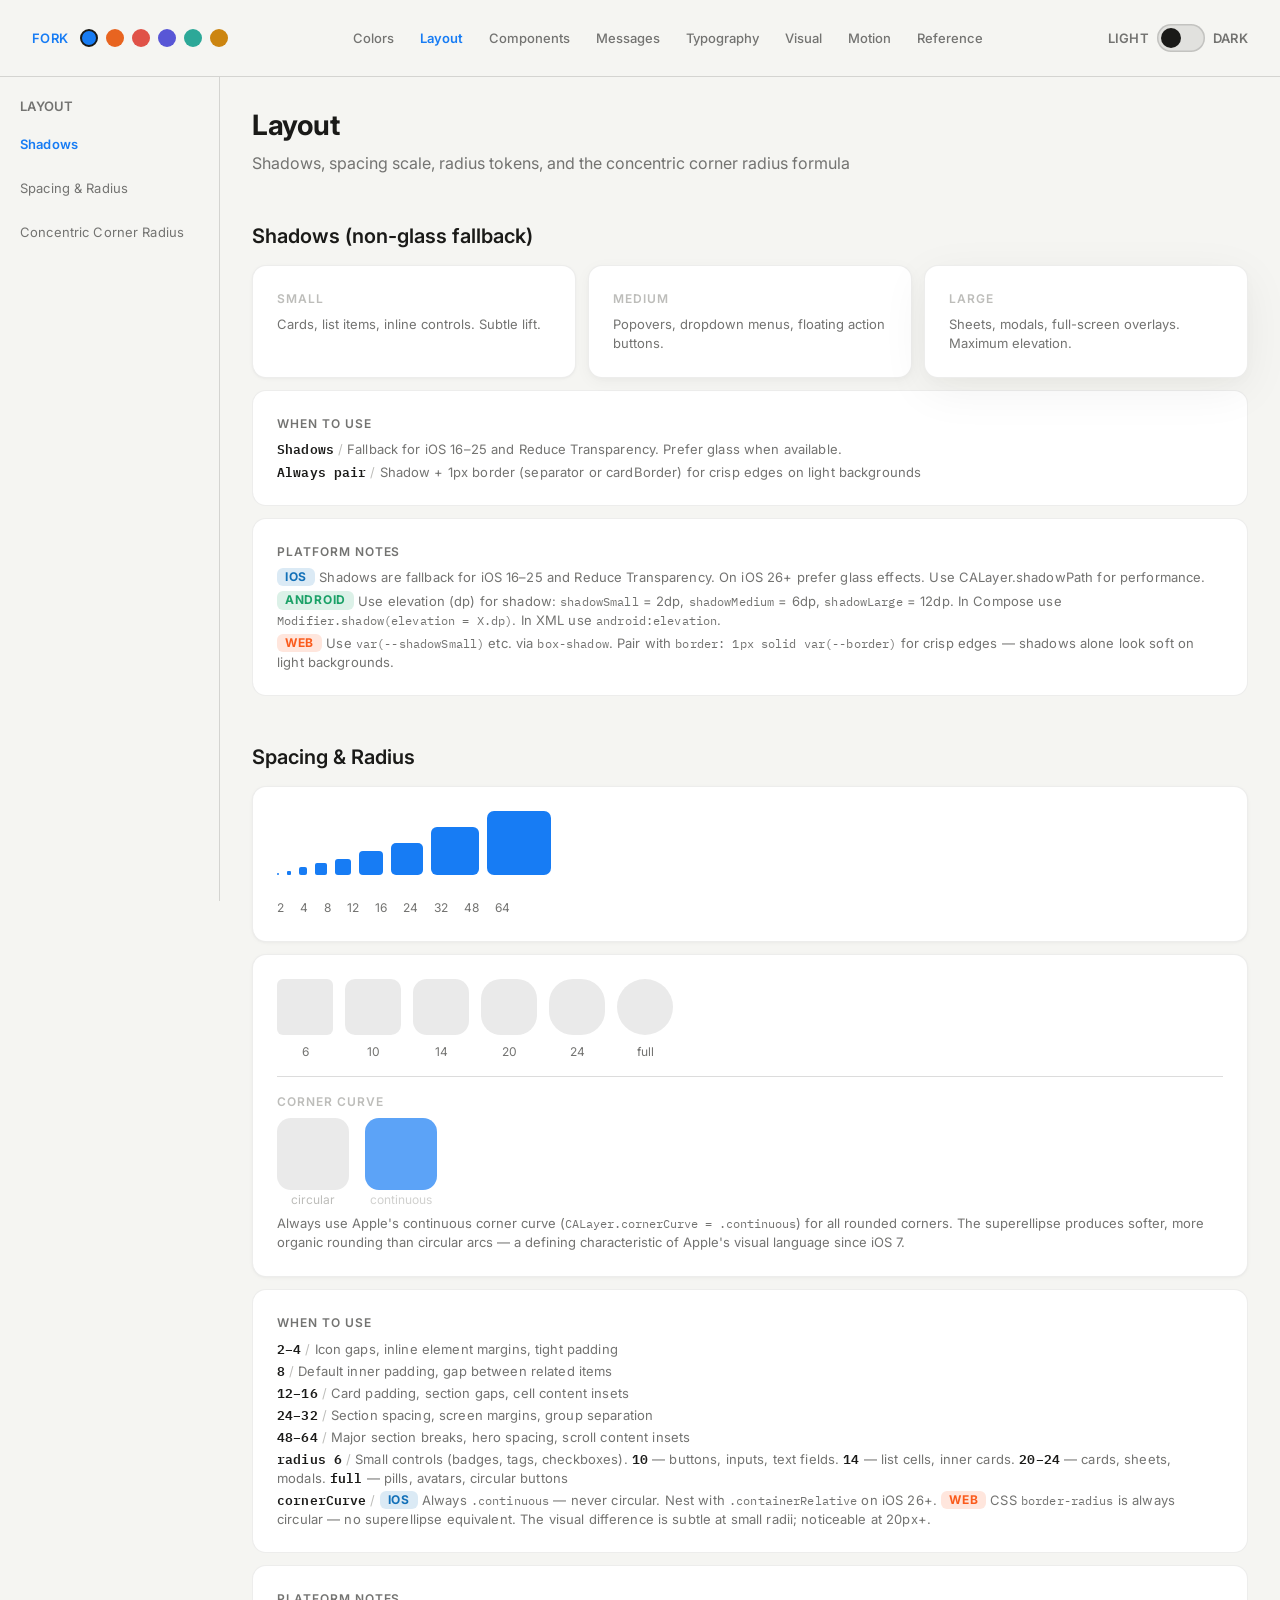
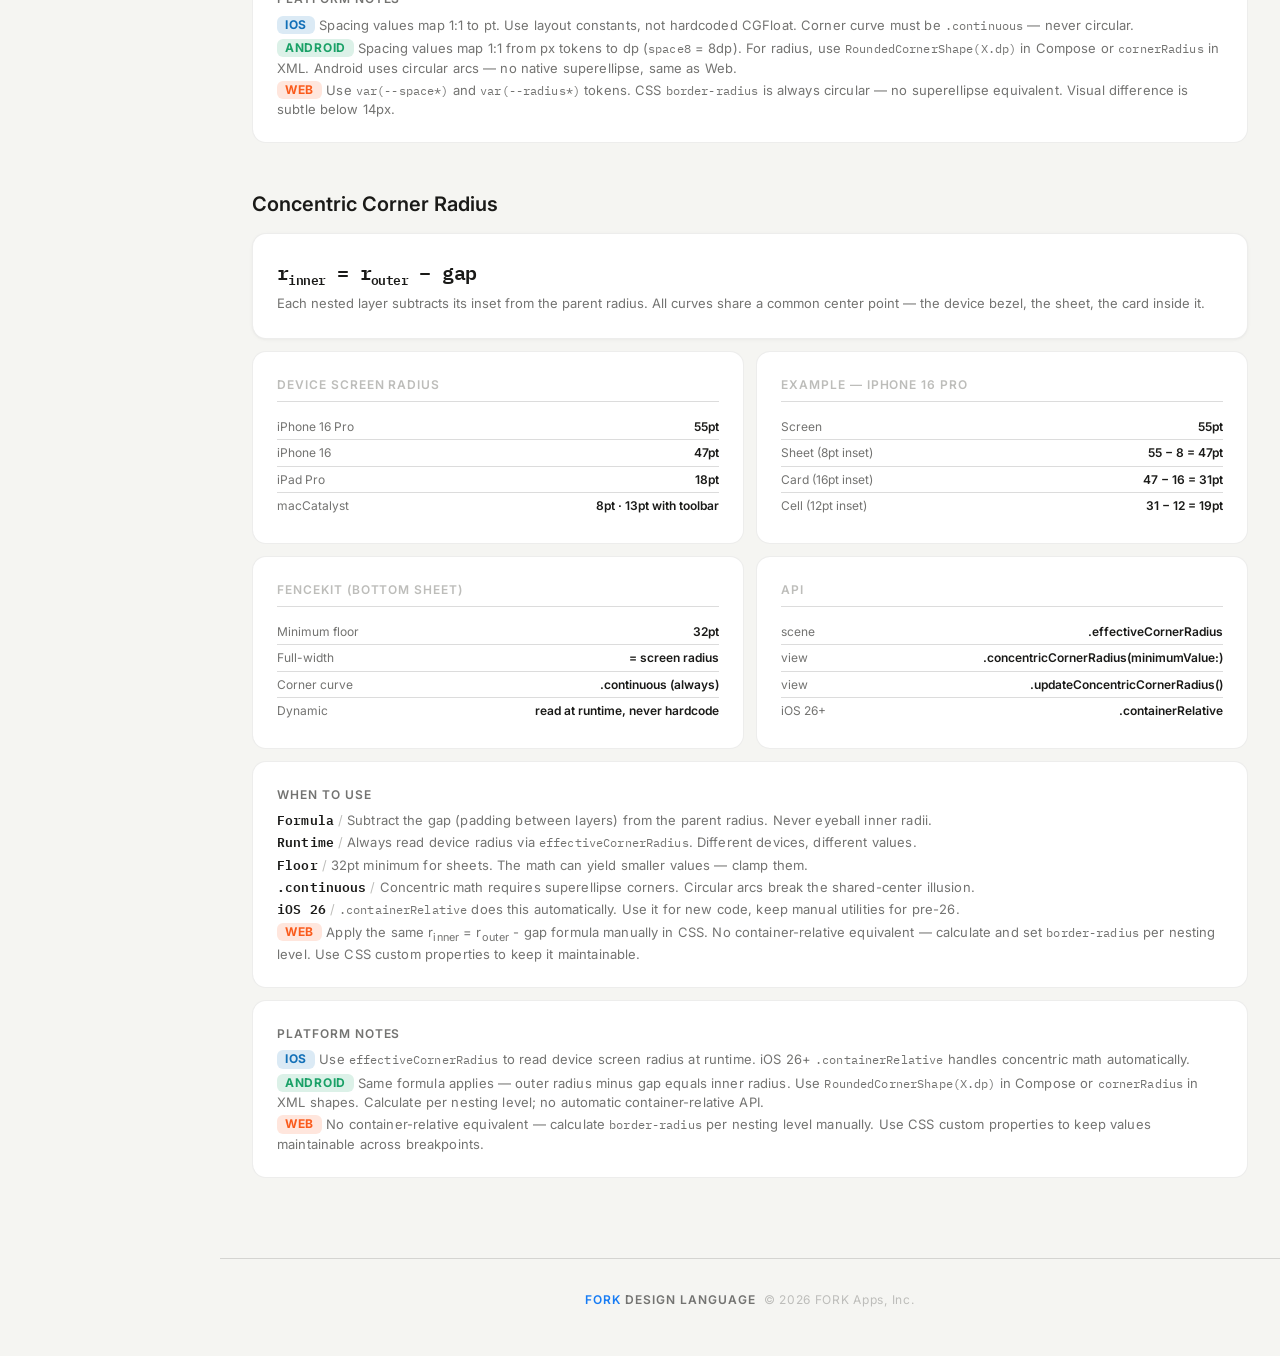
<file: pages/layout.html>
<!DOCTYPE html>
<html lang="en" data-theme="light">
<head>
<meta charset="UTF-8">
<meta name="viewport" content="width=device-width, initial-scale=1.0, viewport-fit=cover">
<title>Layout — FORK Design Language</title>
<meta name="description" content="FORK design tokens: shadows, spacing scale, radius tokens, and concentric corner radius formula for iOS, Android, and Web.">
<meta name="theme-color" content="#F5F5F2" media="(prefers-color-scheme: light)">
<meta name="theme-color" content="#1A1A18" media="(prefers-color-scheme: dark)">
<link href="https://fonts.googleapis.com/css2?family=Inter:ital,wght@0,300..700;1,300..700&family=IBM+Plex+Mono:wght@400;600;700&display=swap" rel="stylesheet">
<link rel="stylesheet" href="../styles.css">
<script>(function(){var t=localStorage.getItem('te-theme');if(!t){t=window.matchMedia('(prefers-color-scheme:dark)').matches?'dark':'light'}document.documentElement.setAttribute('data-theme',t)})()</script>
</head>
<body>

<a href="#main-content" class="skip-link">Skip to content</a>

<div class="header">
  <div class="header-left">
    <a href="../index.html" class="header-title"><span class="header-title-accent">FORK</span></a>
    <div class="tint-picker" id="tint-picker"></div>
  </div>
  <nav class="top-nav" aria-label="Main navigation">
    <a class="top-nav-link" href="colors.html">Colors</a>
    <a class="top-nav-link active" href="layout.html" aria-current="page">Layout</a>
    <a class="top-nav-link" href="components.html">Components</a>
    <a class="top-nav-link" href="messages.html">Messages</a>
    <a class="top-nav-link" href="typography.html">Typography</a>
    <a class="top-nav-link" href="visual-direction.html">Visual</a>
    <a class="top-nav-link" href="motion.html">Motion</a>
    <a class="top-nav-link" href="reference.html">Reference</a>
  </nav>
  <div class="header-controls">
    <button class="toggle" onclick="toggleTheme()" aria-label="Toggle theme">
      <span class="toggle-label">Light</span>
      <div class="toggle-track"></div>
      <span class="toggle-label">Dark</span>
    </button>
  </div>
</div>

<div class="page-layout">

<nav class="sidebar" id="sidebar" aria-label="Page sections">
  <div class="sidebar-group">
    <div class="sidebar-group-label">Layout</div>
    <a class="sidebar-link" href="#shadows">Shadows</a>
    <a class="sidebar-link" href="#spacing-radius">Spacing & Radius</a>
    <a class="sidebar-link" href="#concentric-radius">Concentric Corner Radius</a>
  </div>
</nav>

<div class="page-main">
<main class="container" id="main-content">

<h1 class="page-title">Layout</h1>
<p class="page-subtitle">Shadows, spacing scale, radius tokens, and the concentric corner radius formula</p>

  <!-- ════════════════════════════════════════ -->
  <!-- SHADOWS                                   -->
  <!-- ════════════════════════════════════════ -->
  <div class="section" id="shadows">
    <h2 class="section-title">Shadows (non-glass fallback)</h2>
    <div class="shadow-demo-grid">
      <div class="shadow-demo-card" style="box-shadow: var(--shadowSmall);">
        <div class="demo-overline">Small</div>
        <div class="demo-desc">Cards, list items, inline controls. Subtle lift.</div>
      </div>
      <div class="shadow-demo-card" style="box-shadow: var(--shadowMedium);">
        <div class="demo-overline">Medium</div>
        <div class="demo-desc">Popovers, dropdown menus, floating action buttons.</div>
      </div>
      <div class="shadow-demo-card" style="box-shadow: var(--shadowLarge);">
        <div class="demo-overline">Large</div>
        <div class="demo-desc">Sheets, modals, full-screen overlays. Maximum elevation.</div>
      </div>
    </div>
    <div class="usage">
      <div class="usage-title">When to use</div>
      <ul class="usage-list">
        <li><span class="token">Shadows</span><span class="dash">/</span>Fallback for iOS 16–25 and Reduce Transparency. Prefer glass when available.</li>
        <li><span class="token">Always pair</span><span class="dash">/</span>Shadow + 1px border (separator or cardBorder) for crisp edges on light backgrounds</li>
      </ul>
    </div>
    <div class="usage">
      <div class="usage-title">Platform notes</div>
      <ul class="usage-list">
        <li><span class="tag tag--ios">iOS</span> Shadows are fallback for iOS 16–25 and Reduce Transparency. On iOS 26+ prefer glass effects. Use CALayer.shadowPath for performance.</li>
        <li><span class="tag tag--android">Android</span> Use elevation (dp) for shadow: <code class="code-inline">shadowSmall</code> = 2dp, <code class="code-inline">shadowMedium</code> = 6dp, <code class="code-inline">shadowLarge</code> = 12dp. In Compose use <code class="code-inline">Modifier.shadow(elevation = X.dp)</code>. In XML use <code class="code-inline">android:elevation</code>.</li>
        <li><span class="tag tag--web">Web</span> Use <code class="code-inline">var(--shadowSmall)</code> etc. via <code class="code-inline">box-shadow</code>. Pair with <code class="code-inline">border: 1px solid var(--border)</code> for crisp edges — shadows alone look soft on light backgrounds.</li>
      </ul>
    </div>
  </div>

  <!-- ════════════════════════════════════════ -->
  <!-- SPACING & RADIUS                          -->
  <!-- ════════════════════════════════════════ -->
  <div class="section" id="spacing-radius">
    <h2 class="section-title">Spacing & Radius</h2>
    <div class="card card--padded">
      <div class="space-demo-row" aria-hidden="true">
        <div style="width: var(--space2); height: var(--space2); background: var(--tint); border-radius: 1px;" title="2"></div>
        <div style="width: var(--space4); height: var(--space4); background: var(--tint); border-radius: 1px;" title="4"></div>
        <div style="width: var(--space8); height: var(--space8); background: var(--tint); border-radius: 2px;" title="8"></div>
        <div style="width: var(--space12); height: var(--space12); background: var(--tint); border-radius: 2px;" title="12"></div>
        <div style="width: var(--space16); height: var(--space16); background: var(--tint); border-radius: 3px;" title="16"></div>
        <div style="width: var(--space24); height: var(--space24); background: var(--tint); border-radius: 4px;" title="24"></div>
        <div style="width: var(--space32); height: var(--space32); background: var(--tint); border-radius: 5px;" title="32"></div>
        <div style="width: var(--space48); height: var(--space48); background: var(--tint); border-radius: 6px;" title="48"></div>
        <div style="width: var(--space64); height: var(--space64); background: var(--tint); border-radius: 7px;" title="64"></div>
      </div>
      <div class="space-demo-labels">
        <span>2</span><span>4</span><span>8</span><span>12</span><span>16</span><span>24</span><span>32</span><span>48</span><span>64</span>
      </div>
    </div>
    <div class="card card--padded" style="margin-top: var(--space12);">
      <div class="radius-demo-row" aria-hidden="true">
        <div class="radius-demo-chip" style="border-radius: var(--radius6);" title="6"></div>
        <div class="radius-demo-chip" style="border-radius: var(--radius10);" title="10"></div>
        <div class="radius-demo-chip" style="border-radius: var(--radius14);" title="14"></div>
        <div class="radius-demo-chip" style="border-radius: var(--radius20);" title="20"></div>
        <div class="radius-demo-chip" style="border-radius: var(--radius24);" title="24"></div>
        <div class="radius-demo-chip" style="border-radius: var(--radiusFull);" title="full"></div>
      </div>
      <div class="radius-demo-labels">
        <span>6</span>
        <span>10</span>
        <span>14</span>
        <span>20</span>
        <span>24</span>
        <span>full</span>
      </div>
      <div class="corner-curve-section">
        <div class="demo-overline">Corner Curve</div>
        <div class="corner-curve-row" aria-hidden="true">
          <div class="corner-curve-chip corner-curve-chip--circular">
            <span class="corner-curve-label">circular</span>
          </div>
          <div class="corner-curve-chip corner-curve-chip--continuous">
            <span class="corner-curve-label">continuous</span>
          </div>
        </div>
        <div class="demo-desc" style="margin-top: var(--space24);">Always use Apple's continuous corner curve (<code class="code-inline">CALayer.cornerCurve = .continuous</code>) for all rounded corners. The superellipse produces softer, more organic rounding than circular arcs — a defining characteristic of Apple's visual language since iOS 7.</div>
      </div>
    </div>
    <div class="usage">
      <div class="usage-title">When to use</div>
      <ul class="usage-list">
        <li><span class="token">2–4</span><span class="dash">/</span>Icon gaps, inline element margins, tight padding</li>
        <li><span class="token">8</span><span class="dash">/</span>Default inner padding, gap between related items</li>
        <li><span class="token">12–16</span><span class="dash">/</span>Card padding, section gaps, cell content insets</li>
        <li><span class="token">24–32</span><span class="dash">/</span>Section spacing, screen margins, group separation</li>
        <li><span class="token">48–64</span><span class="dash">/</span>Major section breaks, hero spacing, scroll content insets</li>
        <li><span class="token">radius 6</span><span class="dash">/</span>Small controls (badges, tags, checkboxes). <span class="token">10</span> — buttons, inputs, text fields. <span class="token">14</span> — list cells, inner cards. <span class="token">20–24</span> — cards, sheets, modals. <span class="token">full</span> — pills, avatars, circular buttons</li>
        <li><span class="token">cornerCurve</span><span class="dash">/</span><span class="tag tag--ios">iOS</span> Always <code class="code-inline">.continuous</code> — never circular. Nest with <code class="code-inline">.containerRelative</code> on iOS 26+. <span class="tag tag--web">Web</span> CSS <code class="code-inline">border-radius</code> is always circular — no superellipse equivalent. The visual difference is subtle at small radii; noticeable at 20px+.</li>
      </ul>
    </div>
    <div class="usage">
      <div class="usage-title">Platform notes</div>
      <ul class="usage-list">
        <li><span class="tag tag--ios">iOS</span> Spacing values map 1:1 to pt. Use layout constants, not hardcoded CGFloat. Corner curve must be <code class="code-inline">.continuous</code> — never circular.</li>
        <li><span class="tag tag--android">Android</span> Spacing values map 1:1 from px tokens to dp (<code class="code-inline">space8</code> = 8dp). For radius, use <code class="code-inline">RoundedCornerShape(X.dp)</code> in Compose or <code class="code-inline">cornerRadius</code> in XML. Android uses circular arcs — no native superellipse, same as Web.</li>
        <li><span class="tag tag--web">Web</span> Use <code class="code-inline">var(--space*)</code> and <code class="code-inline">var(--radius*)</code> tokens. CSS <code class="code-inline">border-radius</code> is always circular — no superellipse equivalent. Visual difference is subtle below 14px.</li>
      </ul>
    </div>
  </div>

  <!-- ════════════════════════════════════════ -->
  <!-- CONCENTRIC CORNER RADIUS                   -->
  <!-- ════════════════════════════════════════ -->
  <div class="section" id="concentric-radius">
    <h2 class="section-title">Concentric Corner Radius</h2>

    <div class="card card--padded">
      <div class="formula-display">r<sub>inner</sub> = r<sub>outer</sub> − gap</div>
      <div class="formula-desc">Each nested layer subtracts its inset from the parent radius. All curves share a common center point — the device bezel, the sheet, the card inside it.</div>
    </div>

    <div class="spec-grid">
      <div class="spec-card">
        <div class="spec-title">Device Screen Radius</div>
        <div class="spec-row">
          <span class="spec-label">iPhone 16 Pro</span>
          <span class="spec-val">55pt</span>
        </div>
        <div class="spec-row">
          <span class="spec-label">iPhone 16</span>
          <span class="spec-val">47pt</span>
        </div>
        <div class="spec-row">
          <span class="spec-label">iPad Pro</span>
          <span class="spec-val">18pt</span>
        </div>
        <div class="spec-row">
          <span class="spec-label">macCatalyst</span>
          <span class="spec-val">8pt · 13pt with toolbar</span>
        </div>
      </div>

      <div class="spec-card">
        <div class="spec-title">Example — iPhone 16 Pro</div>
        <div class="spec-row">
          <span class="spec-label">Screen</span>
          <span class="spec-val">55pt</span>
        </div>
        <div class="spec-row">
          <span class="spec-label">Sheet (8pt inset)</span>
          <span class="spec-val">55 − 8 = 47pt</span>
        </div>
        <div class="spec-row">
          <span class="spec-label">Card (16pt inset)</span>
          <span class="spec-val">47 − 16 = 31pt</span>
        </div>
        <div class="spec-row">
          <span class="spec-label">Cell (12pt inset)</span>
          <span class="spec-val">31 − 12 = 19pt</span>
        </div>
      </div>

      <div class="spec-card">
        <div class="spec-title">FenceKit (Bottom Sheet)</div>
        <div class="spec-row">
          <span class="spec-label">Minimum floor</span>
          <span class="spec-val">32pt</span>
        </div>
        <div class="spec-row">
          <span class="spec-label">Full-width</span>
          <span class="spec-val">= screen radius</span>
        </div>
        <div class="spec-row">
          <span class="spec-label">Corner curve</span>
          <span class="spec-val">.continuous (always)</span>
        </div>
        <div class="spec-row">
          <span class="spec-label">Dynamic</span>
          <span class="spec-val">read at runtime, never hardcode</span>
        </div>
      </div>

      <div class="spec-card">
        <div class="spec-title">API</div>
        <div class="spec-row">
          <span class="spec-label">scene</span>
          <span class="spec-val">.effectiveCornerRadius</span>
        </div>
        <div class="spec-row">
          <span class="spec-label">view</span>
          <span class="spec-val">.concentricCornerRadius(minimumValue:)</span>
        </div>
        <div class="spec-row">
          <span class="spec-label">view</span>
          <span class="spec-val">.updateConcentricCornerRadius()</span>
        </div>
        <div class="spec-row">
          <span class="spec-label">iOS 26+</span>
          <span class="spec-val">.containerRelative</span>
        </div>
      </div>
    </div>

    <div class="usage">
      <div class="usage-title">When to use</div>
      <ul class="usage-list">
        <li><span class="token">Formula</span><span class="dash">/</span>Subtract the gap (padding between layers) from the parent radius. Never eyeball inner radii.</li>
        <li><span class="token">Runtime</span><span class="dash">/</span>Always read device radius via <code class="code-inline">effectiveCornerRadius</code>. Different devices, different values.</li>
        <li><span class="token">Floor</span><span class="dash">/</span>32pt minimum for sheets. The math can yield smaller values — clamp them.</li>
        <li><span class="token">.continuous</span><span class="dash">/</span>Concentric math requires superellipse corners. Circular arcs break the shared-center illusion.</li>
        <li><span class="token">iOS 26</span><span class="dash">/</span><code class="code-inline">.containerRelative</code> does this automatically. Use it for new code, keep manual utilities for pre-26.</li>
        <li><span class="tag tag--web">Web</span> Apply the same r<sub>inner</sub> = r<sub>outer</sub> - gap formula manually in CSS. No container-relative equivalent — calculate and set <code class="code-inline">border-radius</code> per nesting level. Use CSS custom properties to keep it maintainable.</li>
      </ul>
    </div>
    <div class="usage">
      <div class="usage-title">Platform notes</div>
      <ul class="usage-list">
        <li><span class="tag tag--ios">iOS</span> Use <code class="code-inline">effectiveCornerRadius</code> to read device screen radius at runtime. iOS 26+ <code class="code-inline">.containerRelative</code> handles concentric math automatically.</li>
        <li><span class="tag tag--android">Android</span> Same formula applies — outer radius minus gap equals inner radius. Use <code class="code-inline">RoundedCornerShape(X.dp)</code> in Compose or <code class="code-inline">cornerRadius</code> in XML shapes. Calculate per nesting level; no automatic container-relative API.</li>
        <li><span class="tag tag--web">Web</span> No container-relative equivalent — calculate <code class="code-inline">border-radius</code> per nesting level manually. Use CSS custom properties to keep values maintainable across breakpoints.</li>
      </ul>
    </div>
  </div>
</main>

<div class="footer">
  <div class="footer-inner">
    <div class="footer-brand">
      <span class="footer-brand-accent">FORK</span> Design Language
    </div>
    <div class="footer-meta">© 2026 FORK Apps, Inc.</div>
  </div>
</div>
</div> <!-- /page-main -->
</div> <!-- /page-layout -->
<div class="toast" id="toast" aria-hidden="true">Copied</div>
<script src="../scripts.js"></script>
</body>
</html>
</file>
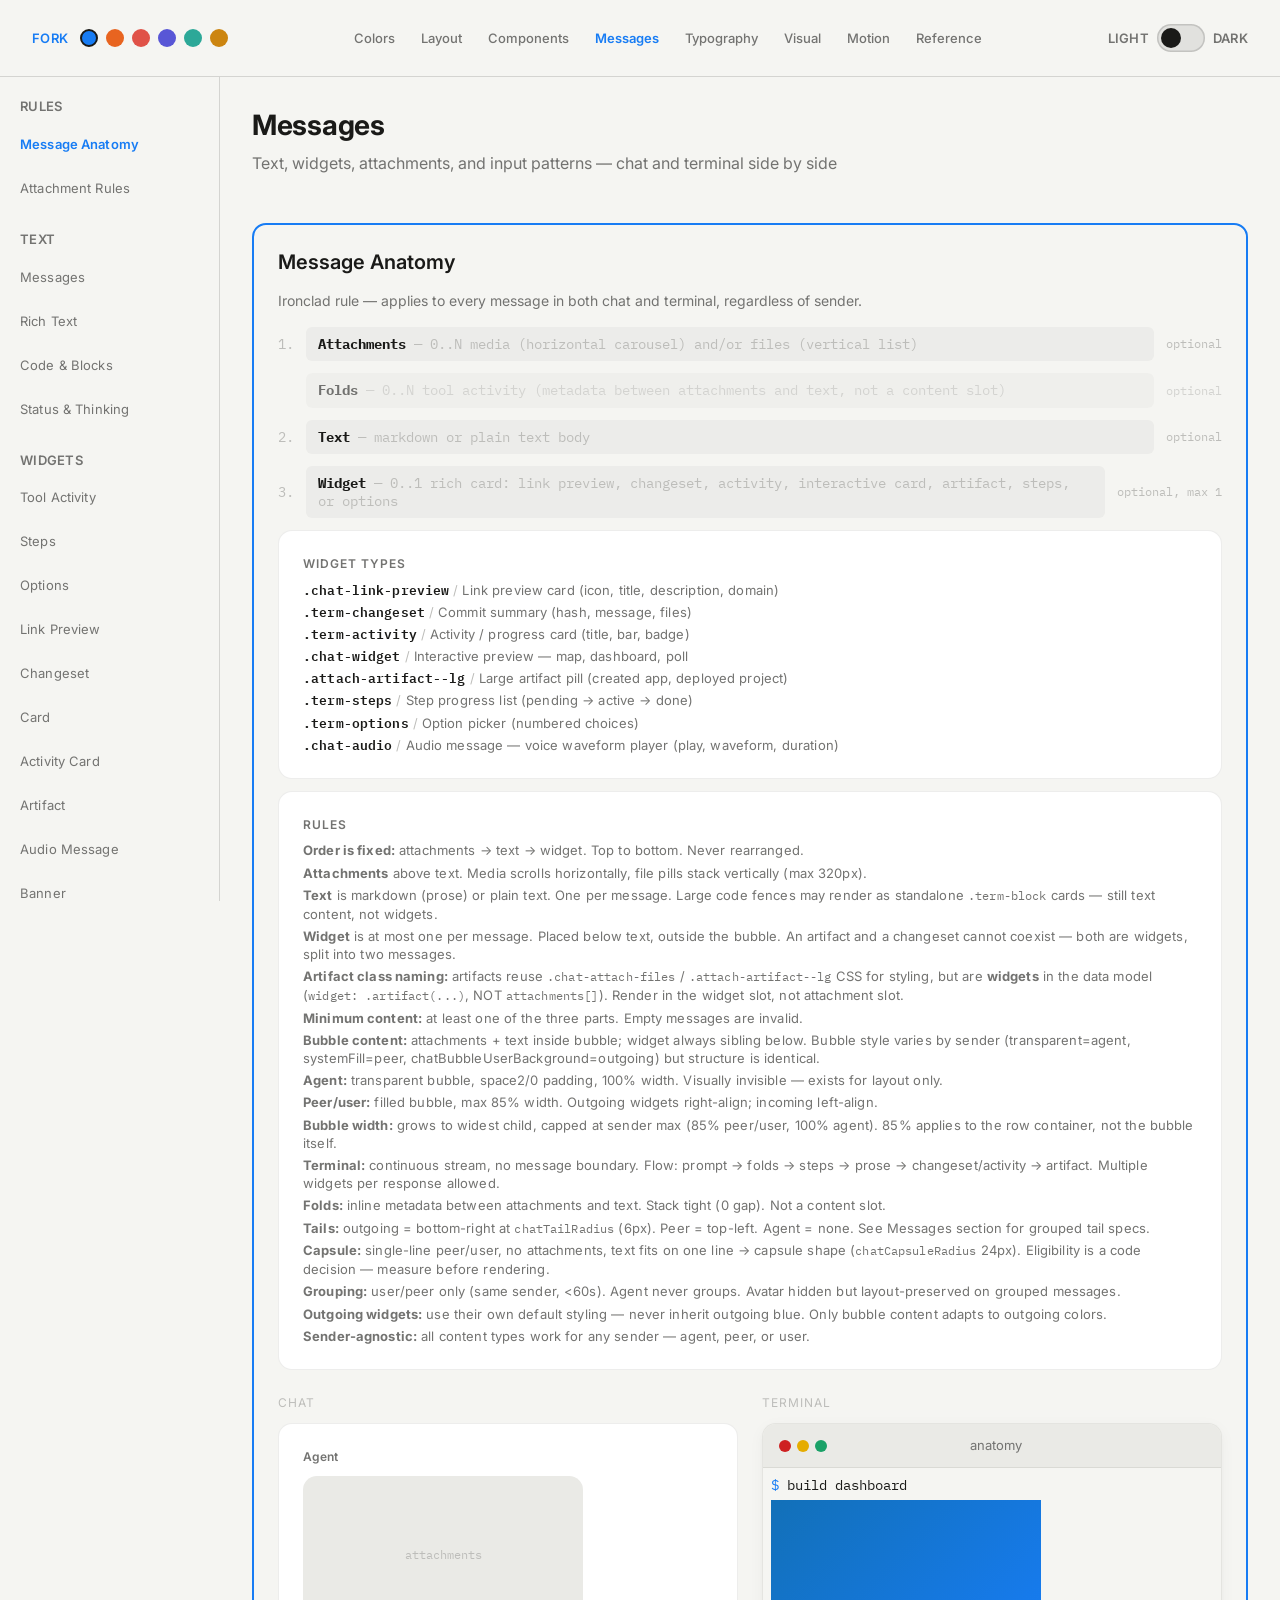
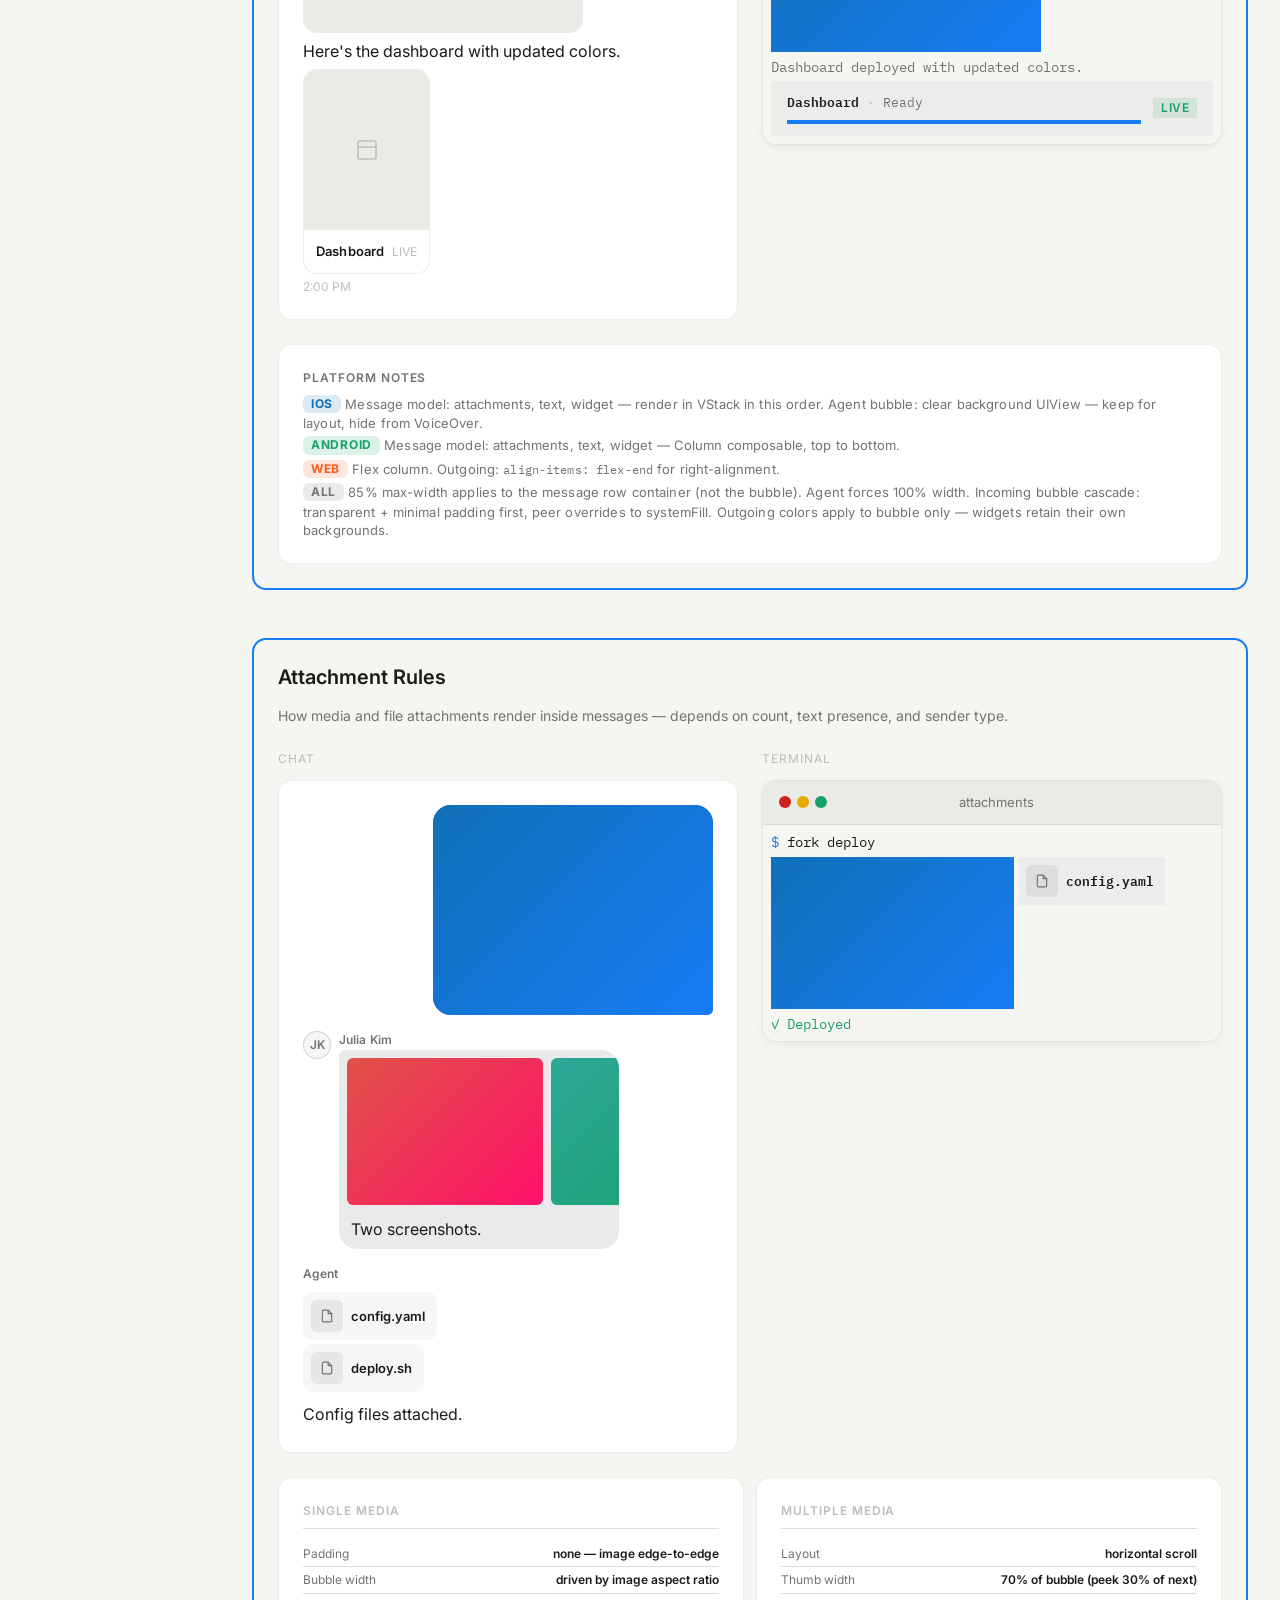
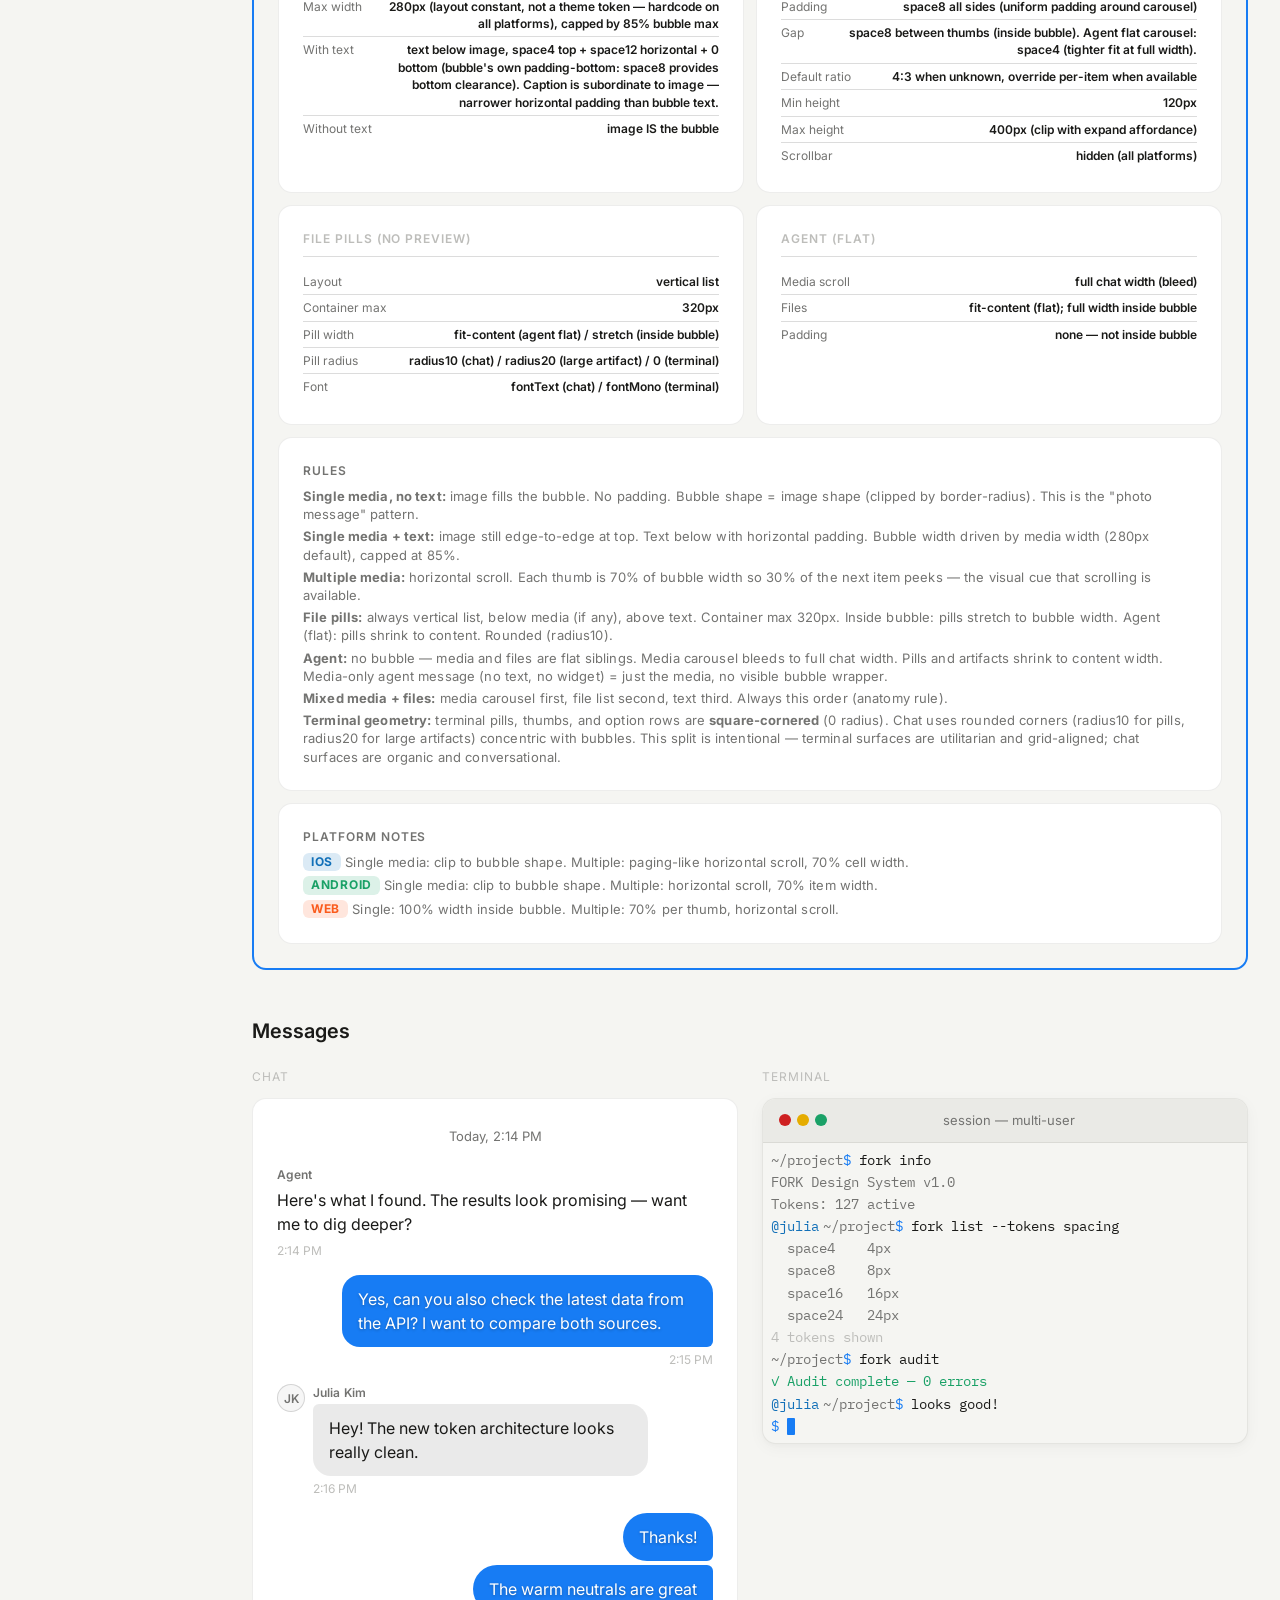
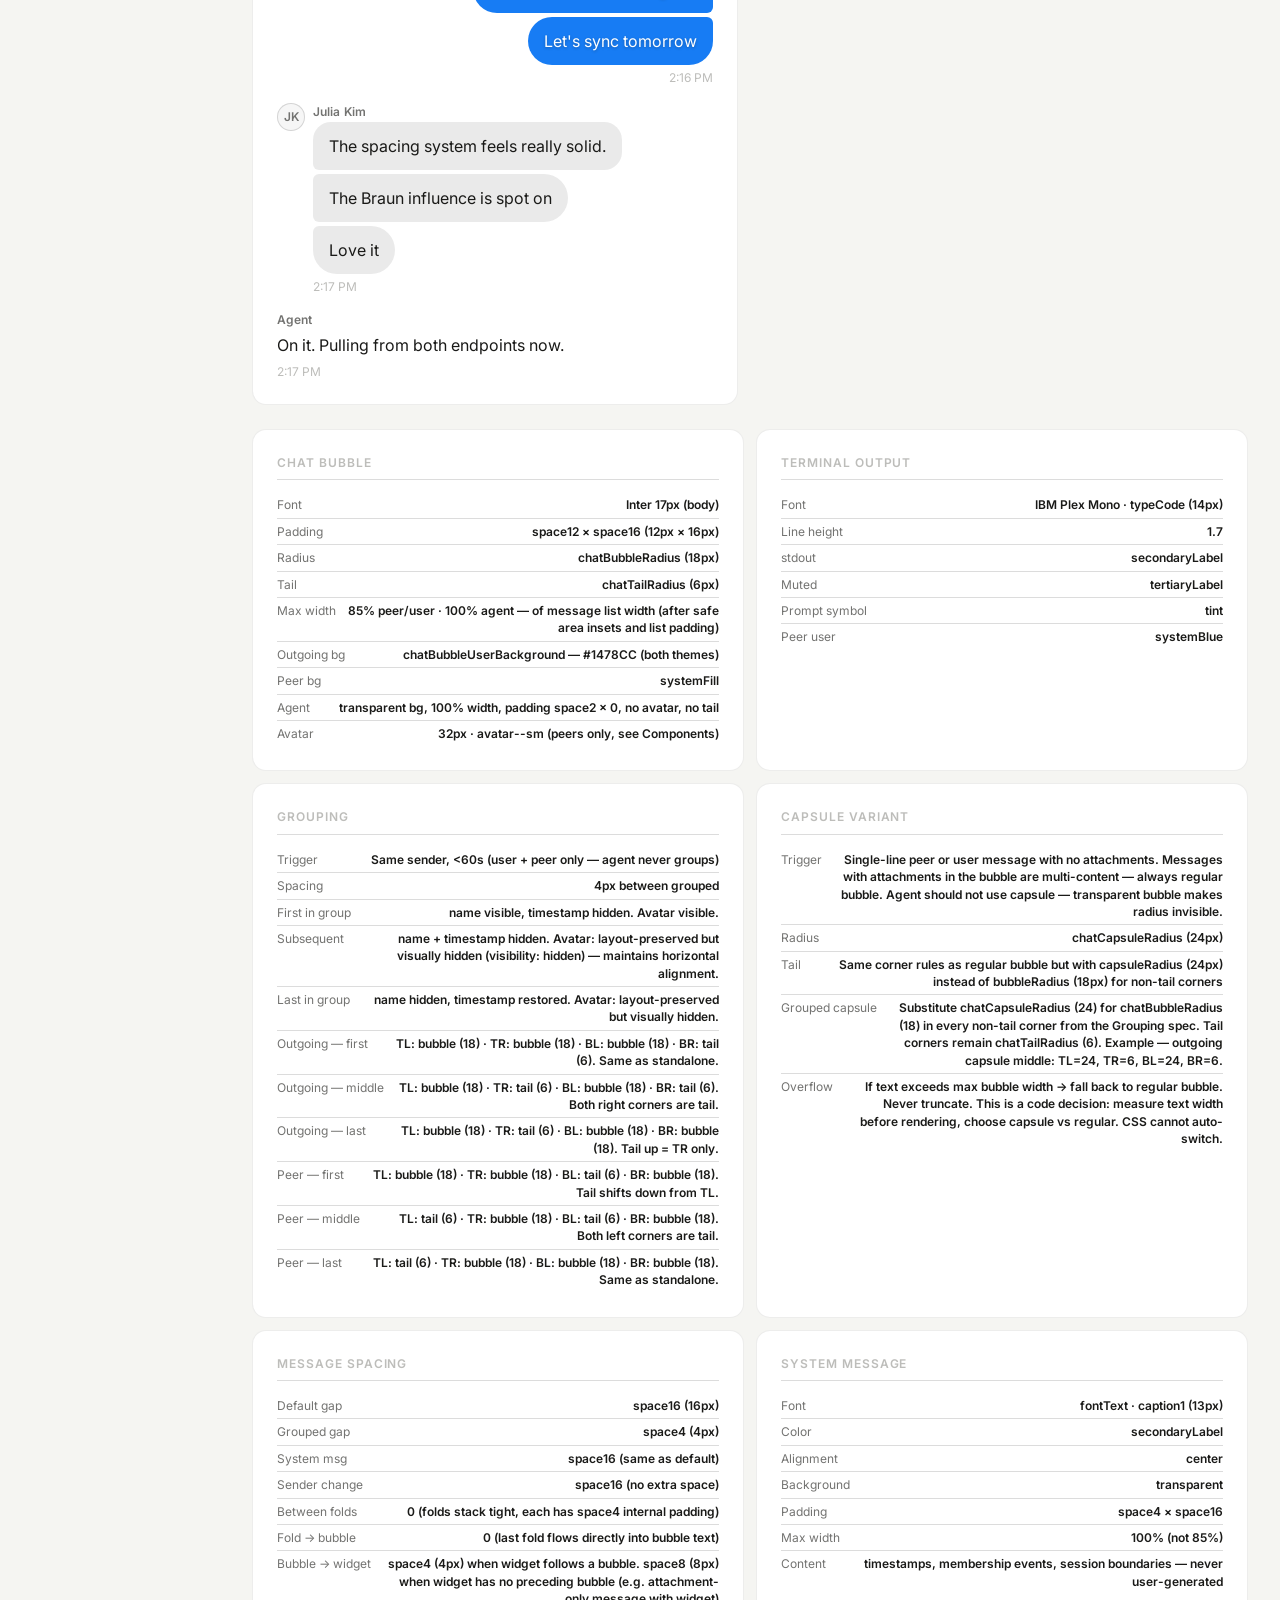
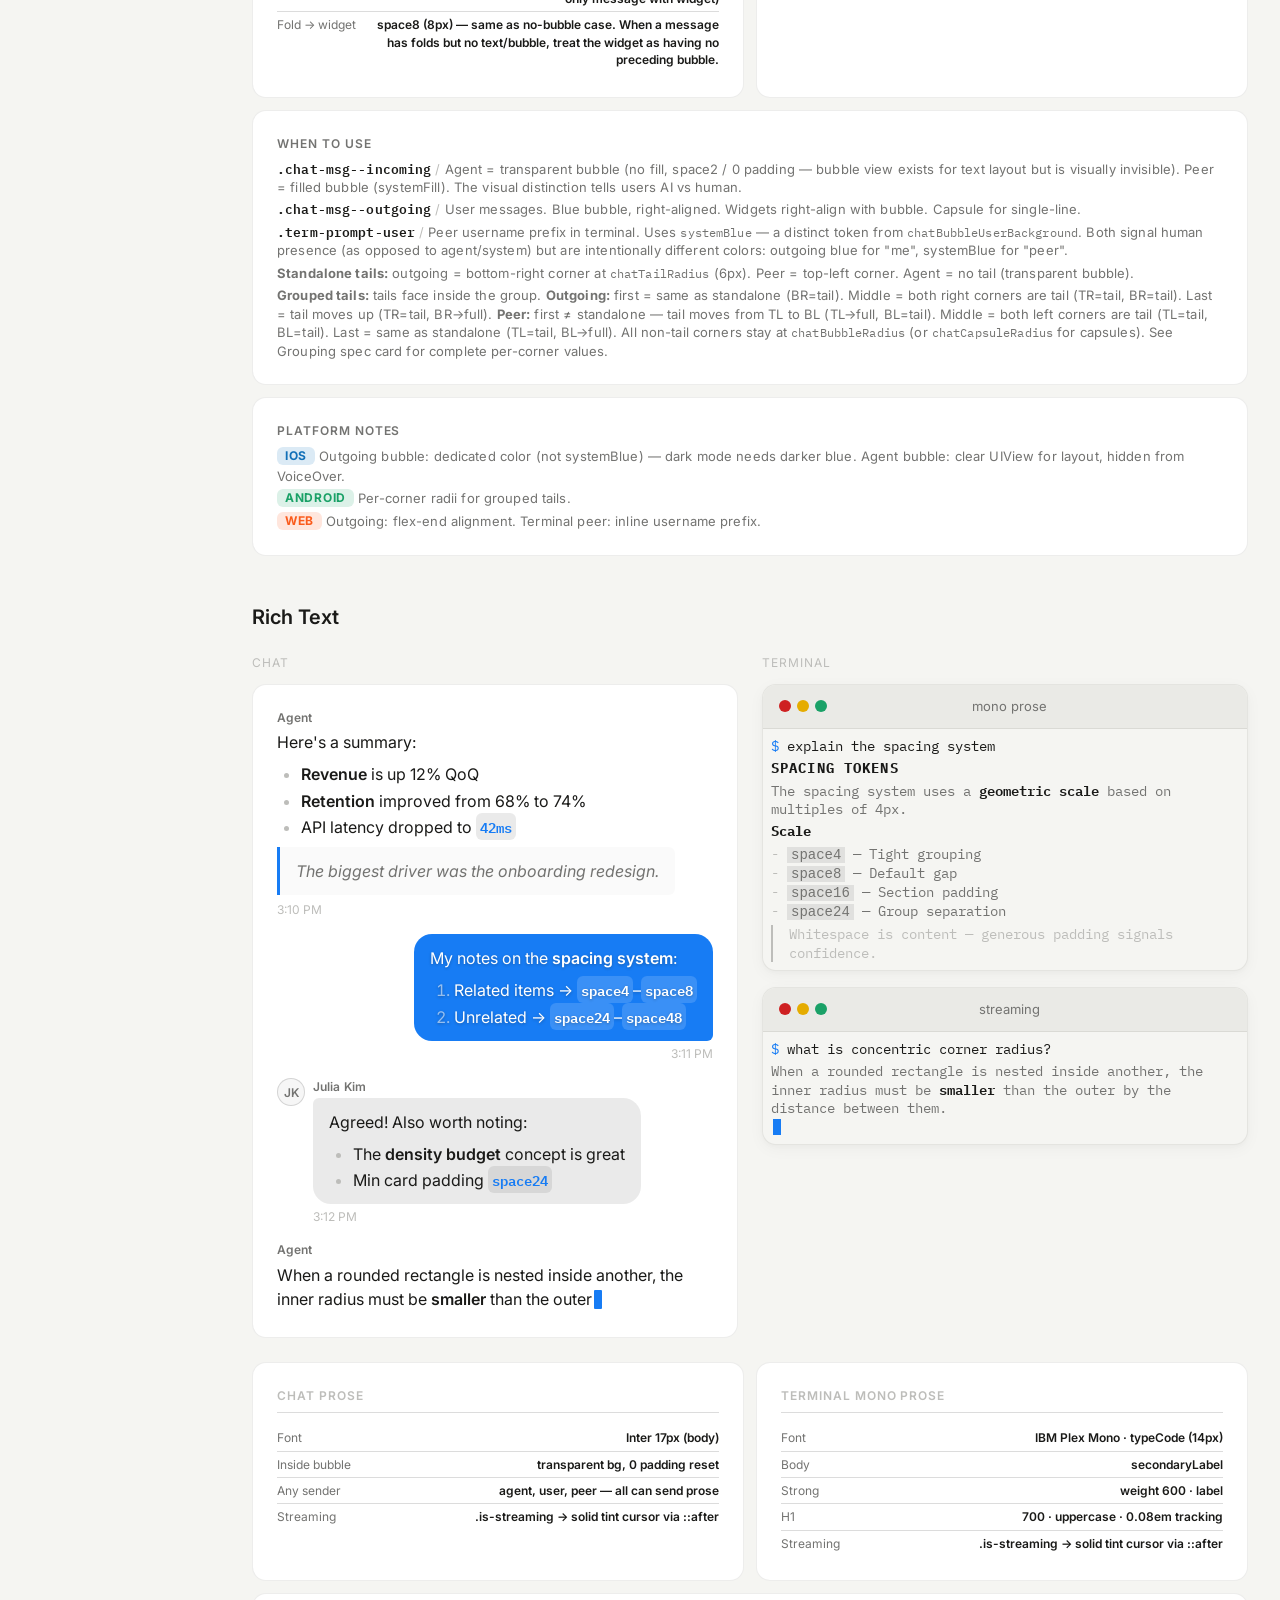
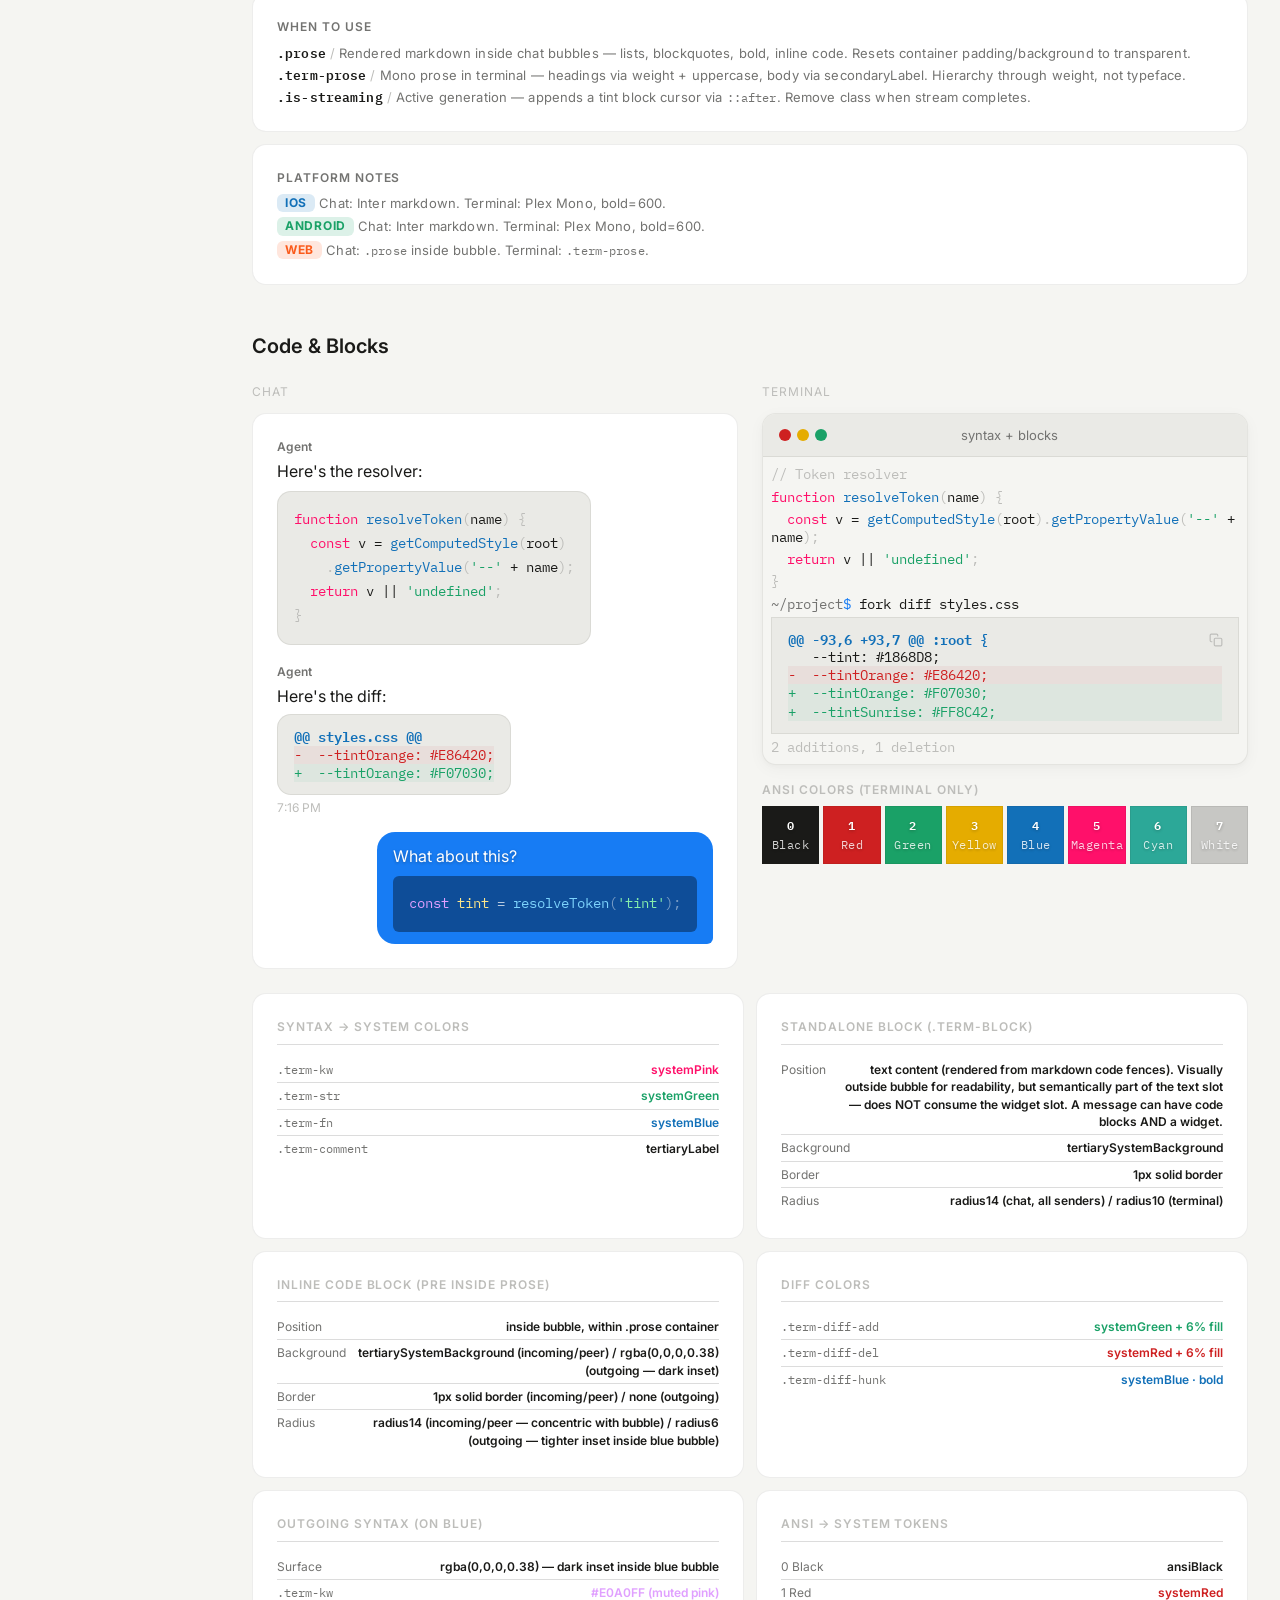
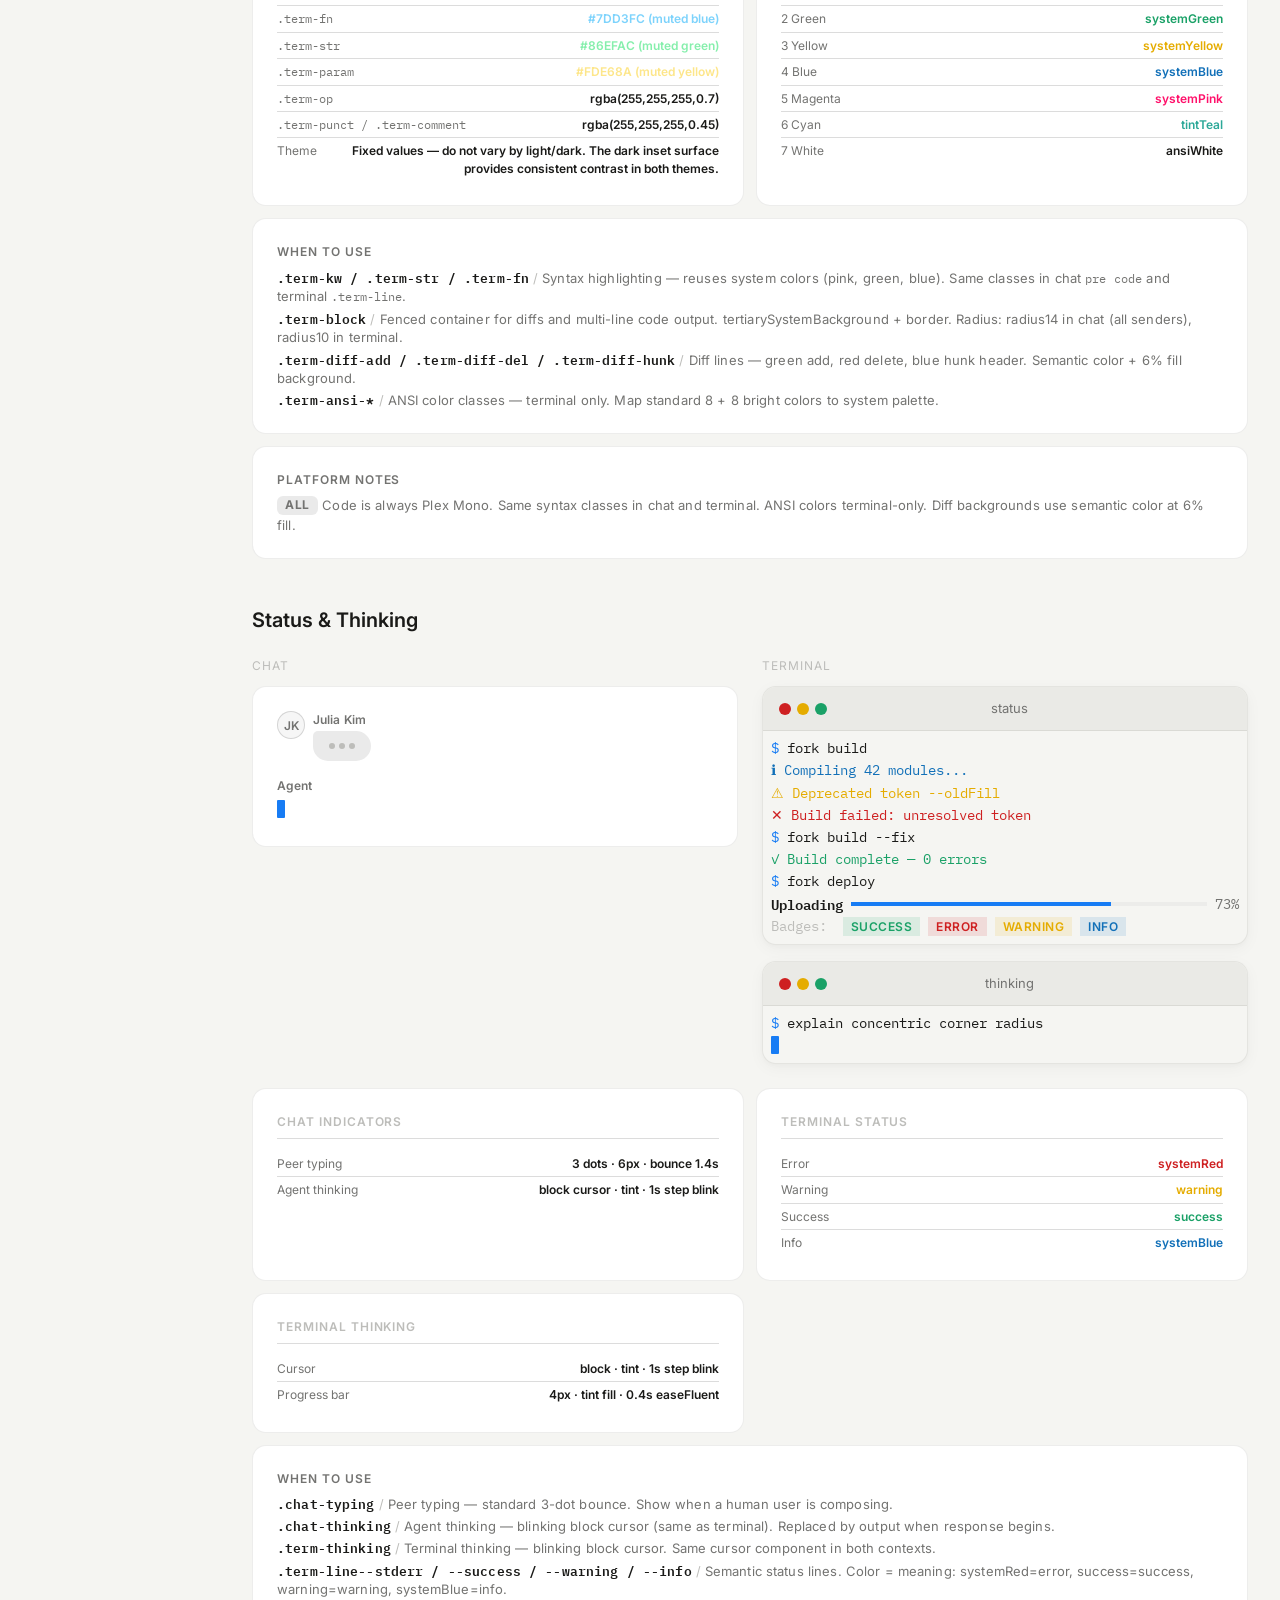
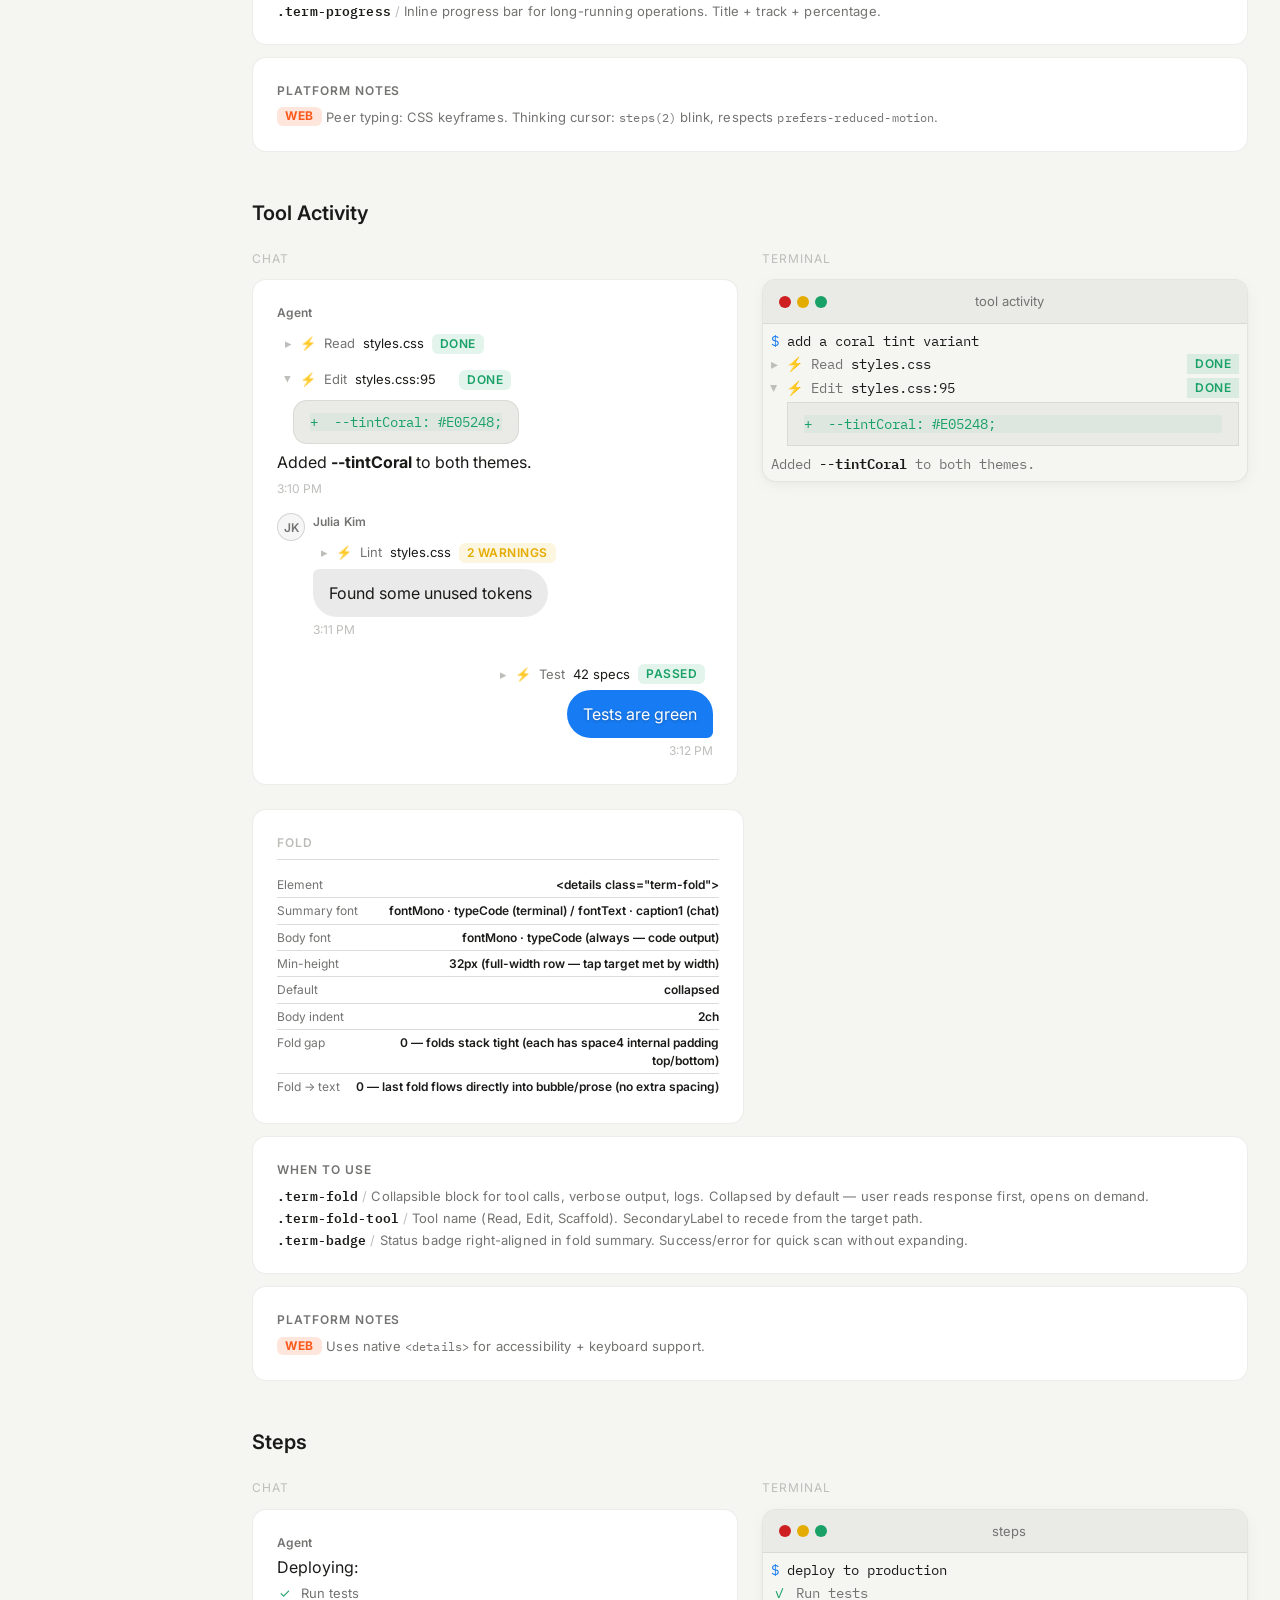
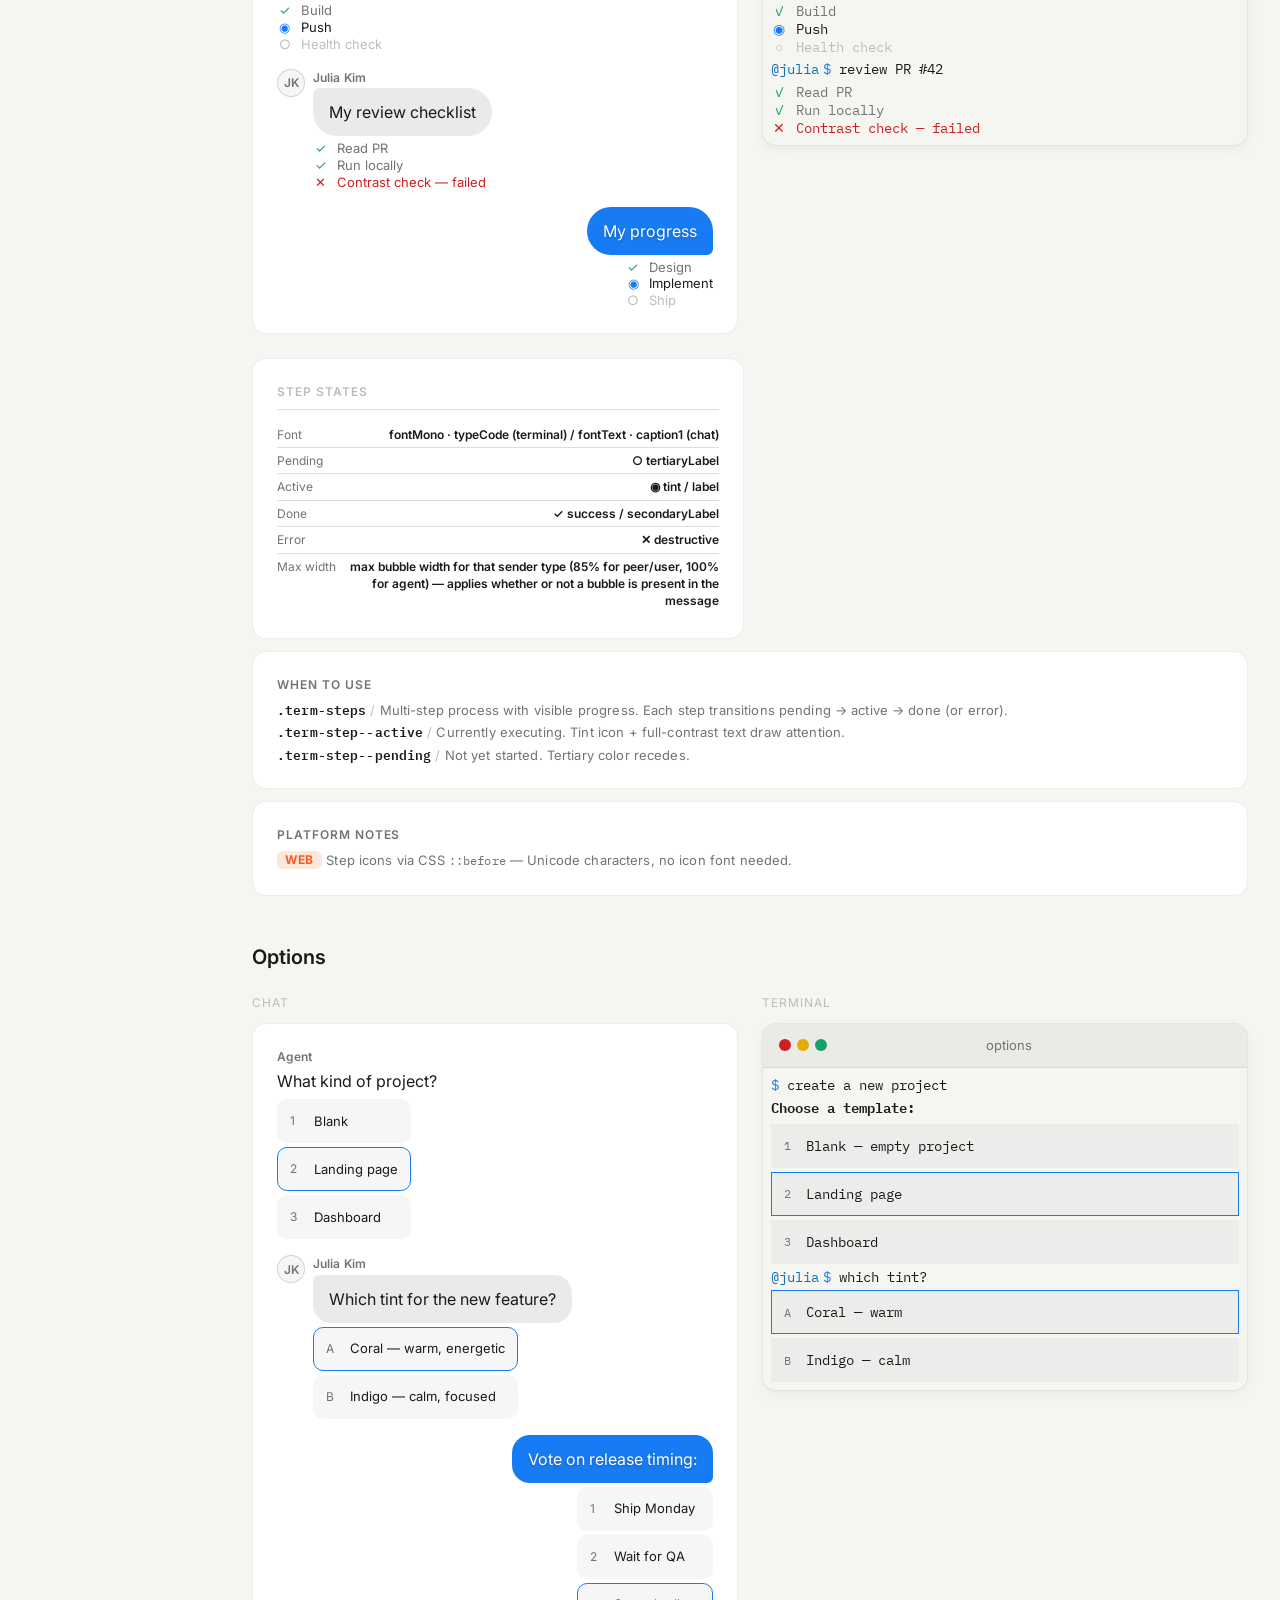
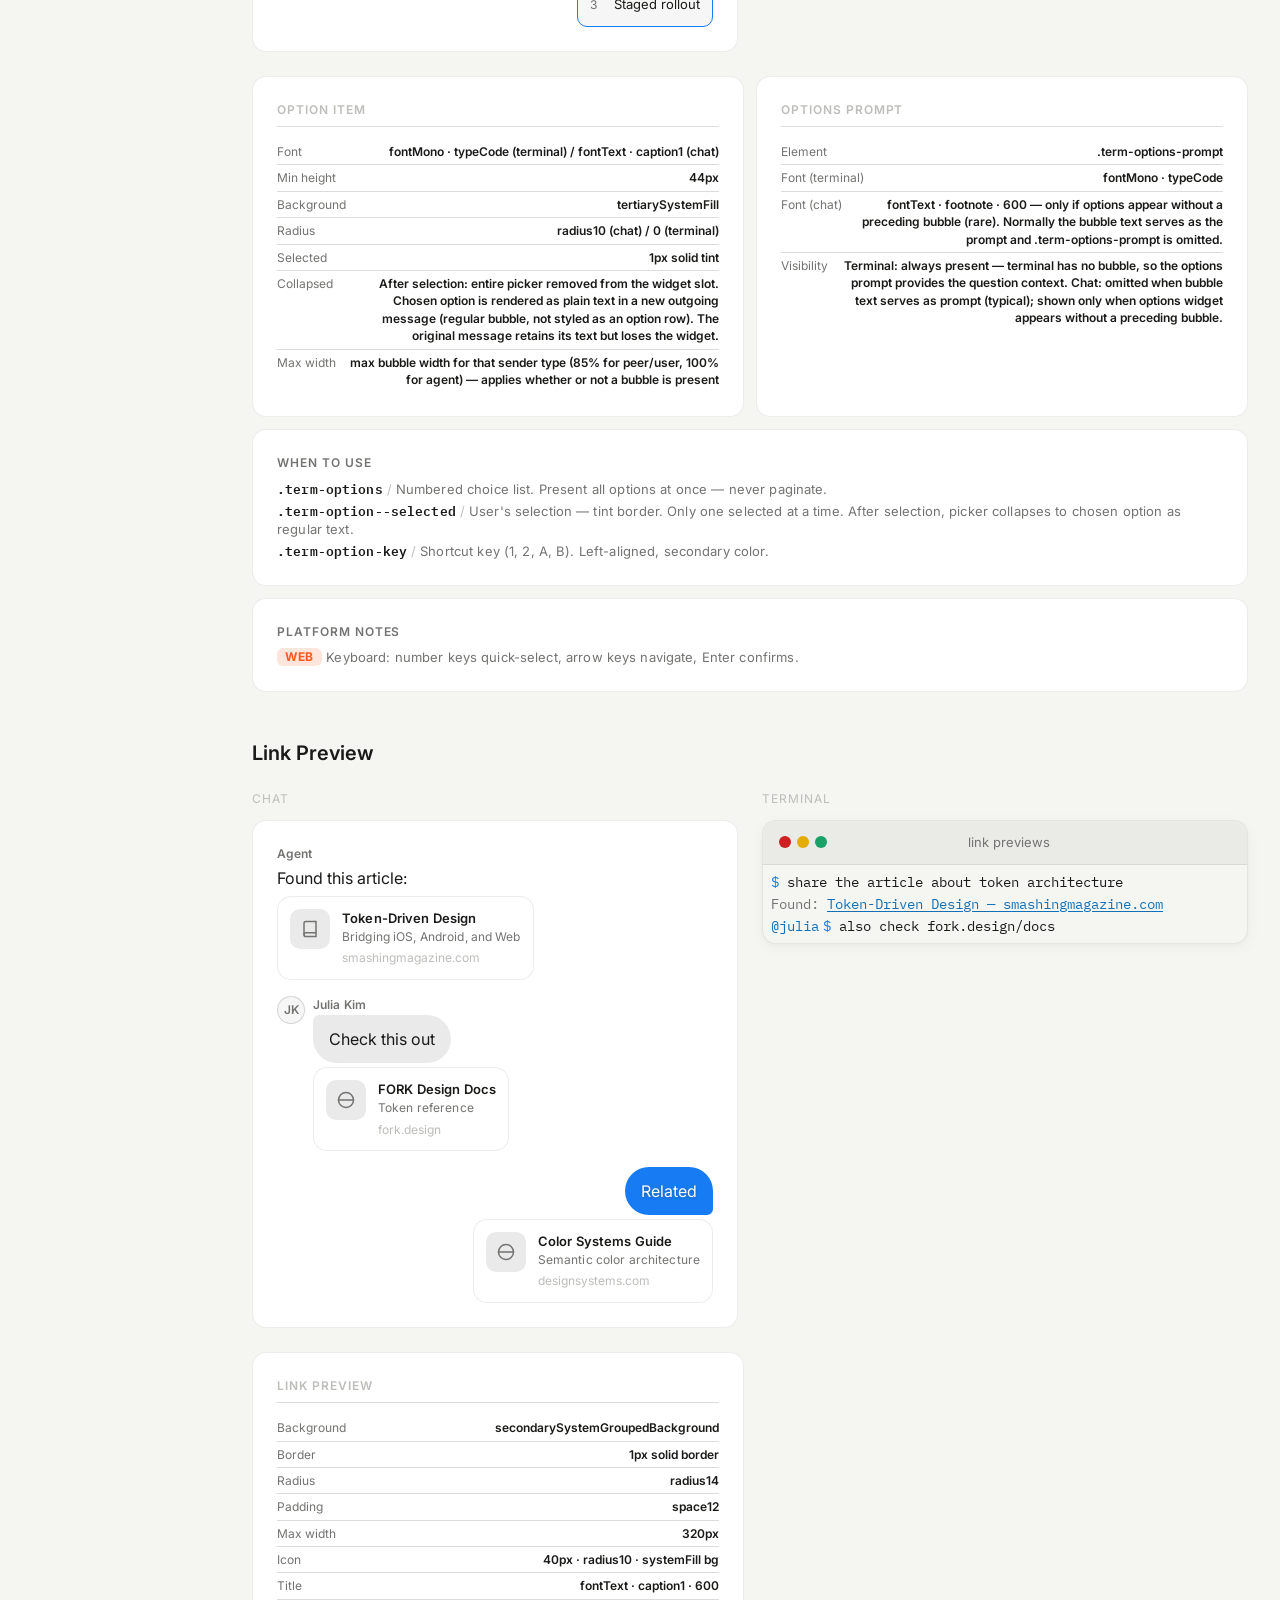
<file: pages/messages.html>
<!DOCTYPE html>
<html lang="en" data-theme="light">
<head>
<meta charset="UTF-8">
<meta name="viewport" content="width=device-width, initial-scale=1.0, viewport-fit=cover">
<title>Messages — FORK Design Language</title>
<meta name="description" content="FORK message patterns: text, widgets, attachments, and input — chat and terminal side by side.">
<meta name="theme-color" content="#F5F5F2" media="(prefers-color-scheme: light)">
<meta name="theme-color" content="#1A1A18" media="(prefers-color-scheme: dark)">
<link href="https://fonts.googleapis.com/css2?family=Inter:ital,wght@0,300..700;1,300..700&family=IBM+Plex+Mono:wght@400;600;700&display=swap" rel="stylesheet">
<link rel="stylesheet" href="../styles.css">
<script>(function(){var t=localStorage.getItem('te-theme');if(!t){t=window.matchMedia('(prefers-color-scheme:dark)').matches?'dark':'light'}document.documentElement.setAttribute('data-theme',t)})()</script>
</head>
<body>

<a href="#main-content" class="skip-link">Skip to content</a>

<div class="header">
  <div class="header-left">
    <a href="../index.html" class="header-title"><span class="header-title-accent">FORK</span></a>
    <div class="tint-picker" id="tint-picker"></div>
  </div>
  <nav class="top-nav" aria-label="Main navigation">
    <a class="top-nav-link" href="colors.html">Colors</a>
    <a class="top-nav-link" href="layout.html">Layout</a>
    <a class="top-nav-link" href="components.html">Components</a>
    <a class="top-nav-link active" href="messages.html" aria-current="page">Messages</a>
    <a class="top-nav-link" href="typography.html">Typography</a>
    <a class="top-nav-link" href="visual-direction.html">Visual</a>
    <a class="top-nav-link" href="motion.html">Motion</a>
    <a class="top-nav-link" href="reference.html">Reference</a>
  </nav>
  <div class="header-controls">
    <button class="toggle" onclick="toggleTheme()" aria-label="Toggle theme">
      <span class="toggle-label">Light</span>
      <div class="toggle-track"></div>
      <span class="toggle-label">Dark</span>
    </button>
  </div>
</div>

<div class="page-layout">

<nav class="sidebar" id="sidebar" aria-label="Page sections">
  <div class="sidebar-group">
    <div class="sidebar-group-label">Rules</div>
    <a class="sidebar-link" href="#message-anatomy">Message Anatomy</a>
    <a class="sidebar-link" href="#attachment-rules">Attachment Rules</a>
  </div>
  <div class="sidebar-group">
    <div class="sidebar-group-label">Text</div>
    <a class="sidebar-link" href="#messages">Messages</a>
    <a class="sidebar-link" href="#rich-text">Rich Text</a>
    <a class="sidebar-link" href="#code-blocks">Code & Blocks</a>
    <a class="sidebar-link" href="#status-thinking">Status & Thinking</a>
  </div>
  <div class="sidebar-group">
    <div class="sidebar-group-label">Widgets</div>
    <a class="sidebar-link" href="#tool-activity">Tool Activity</a>
    <a class="sidebar-link" href="#steps">Steps</a>
    <a class="sidebar-link" href="#options">Options</a>
    <a class="sidebar-link" href="#link-preview">Link Preview</a>
    <a class="sidebar-link" href="#changeset">Changeset</a>
    <a class="sidebar-link" href="#widget">Card</a>
    <a class="sidebar-link" href="#activity-card">Activity Card</a>
    <a class="sidebar-link" href="#artifact">Artifact</a>
    <a class="sidebar-link" href="#audio-message">Audio Message</a>
    <a class="sidebar-link" href="#banner">Banner</a>
  </div>
  <div class="sidebar-group">
    <div class="sidebar-group-label">Attachments</div>
    <a class="sidebar-link" href="#file-pills">File Pills</a>
    <a class="sidebar-link" href="#media-thumbs">Media Thumbnails</a>
  </div>
  <div class="sidebar-group">
    <div class="sidebar-group-label">Input</div>
    <a class="sidebar-link" href="#composer-prompt">Composer & Prompt</a>
  </div>
  <div class="sidebar-group">
    <div class="sidebar-group-label">Patterns</div>
    <a class="sidebar-link" href="#full-session">Full Session</a>
  </div>
</nav>

<div class="page-main">
<main class="container" id="main-content">

<h1 class="page-title">Messages</h1>
<p class="page-subtitle">Text, widgets, attachments, and input patterns — chat and terminal side by side</p>

  <!-- ════════════════════════════════════════ -->
  <!-- MESSAGE ANATOMY (RULE)                   -->
  <!-- ════════════════════════════════════════ -->
  <div class="section section--rule" id="message-anatomy">
    <h2 class="section-title">Message Anatomy</h2>
    <p class="section-desc">Ironclad rule — applies to every message in both chat and terminal, regardless of sender.</p>

    <div class="anatomy-diagram">
      <div class="anatomy-row">
        <span class="anatomy-num">1.</span>
        <div class="anatomy-slot">
          <strong>Attachments</strong> <span>— 0..N media (horizontal carousel) and/or files (vertical list)</span>
        </div>
        <span class="anatomy-flag">optional</span>
      </div>
      <div class="anatomy-row" style="opacity: 0.6;">
        <span class="anatomy-num" style="visibility: hidden;">·</span>
        <div class="anatomy-slot">
          <strong>Folds</strong> <span>— 0..N tool activity (metadata between attachments and text, not a content slot)</span>
        </div>
        <span class="anatomy-flag">optional</span>
      </div>
      <div class="anatomy-row">
        <span class="anatomy-num">2.</span>
        <div class="anatomy-slot">
          <strong>Text</strong> <span>— markdown or plain text body</span>
        </div>
        <span class="anatomy-flag">optional</span>
      </div>
      <div class="anatomy-row">
        <span class="anatomy-num">3.</span>
        <div class="anatomy-slot">
          <strong>Widget</strong> <span>— 0..1 rich card: link preview, changeset, activity, interactive card, artifact, steps, or options</span>
        </div>
        <span class="anatomy-flag">optional, max 1</span>
      </div>
    </div>

    <div class="usage">
      <div class="usage-title">Widget types</div>
      <ul class="usage-list">
        <li><span class="token">.chat-link-preview</span><span class="dash">/</span>Link preview card (icon, title, description, domain)</li>
        <li><span class="token">.term-changeset</span><span class="dash">/</span>Commit summary (hash, message, files)</li>
        <li><span class="token">.term-activity</span><span class="dash">/</span>Activity / progress card (title, bar, badge)</li>
        <li><span class="token">.chat-widget</span><span class="dash">/</span>Interactive preview — map, dashboard, poll</li>
        <li><span class="token">.attach-artifact--lg</span><span class="dash">/</span>Large artifact pill (created app, deployed project)</li>
        <li><span class="token">.term-steps</span><span class="dash">/</span>Step progress list (pending → active → done)</li>
        <li><span class="token">.term-options</span><span class="dash">/</span>Option picker (numbered choices)</li>
        <li><span class="token">.chat-audio</span><span class="dash">/</span>Audio message — voice waveform player (play, waveform, duration)</li>
      </ul>
    </div>

    <div class="usage">
      <div class="usage-title">Rules</div>
      <ul class="usage-list">
        <li><strong>Order is fixed:</strong> attachments → text → widget. Top to bottom. Never rearranged.</li>
        <li><strong>Attachments</strong> above text. Media scrolls horizontally, file pills stack vertically (max 320px).</li>
        <li><strong>Text</strong> is markdown (prose) or plain text. One per message. Large code fences may render as standalone <code class="code-inline">.term-block</code> cards — still text content, not widgets.</li>
        <li><strong>Widget</strong> is at most one per message. Placed below text, outside the bubble. An artifact and a changeset cannot coexist — both are widgets, split into two messages.</li>
        <li><strong>Artifact class naming:</strong> artifacts reuse <code class="code-inline">.chat-attach-files</code> / <code class="code-inline">.attach-artifact--lg</code> CSS for styling, but are <strong>widgets</strong> in the data model (<code class="code-inline">widget: .artifact(...)</code>, NOT <code class="code-inline">attachments[]</code>). Render in the widget slot, not attachment slot.</li>
        <li><strong>Minimum content:</strong> at least one of the three parts. Empty messages are invalid.</li>
        <li><strong>Bubble content:</strong> attachments + text inside bubble; widget always sibling below. Bubble style varies by sender (transparent=agent, systemFill=peer, chatBubbleUserBackground=outgoing) but structure is identical.</li>
        <li><strong>Agent:</strong> transparent bubble, space2/0 padding, 100% width. Visually invisible — exists for layout only.</li>
        <li><strong>Peer/user:</strong> filled bubble, max 85% width. Outgoing widgets right-align; incoming left-align.</li>
        <li><strong>Bubble width:</strong> grows to widest child, capped at sender max (85% peer/user, 100% agent). 85% applies to the row container, not the bubble itself.</li>
        <li><strong>Terminal:</strong> continuous stream, no message boundary. Flow: prompt → folds → steps → prose → changeset/activity → artifact. Multiple widgets per response allowed.</li>
        <li><strong>Folds:</strong> inline metadata between attachments and text. Stack tight (0 gap). Not a content slot.</li>
        <li><strong>Tails:</strong> outgoing = bottom-right at <code class="code-inline">chatTailRadius</code> (6px). Peer = top-left. Agent = none. See Messages section for grouped tail specs.</li>
        <li><strong>Capsule:</strong> single-line peer/user, no attachments, text fits on one line → capsule shape (<code class="code-inline">chatCapsuleRadius</code> 24px). Eligibility is a code decision — measure before rendering.</li>
        <li><strong>Grouping:</strong> user/peer only (same sender, &lt;60s). Agent never groups. Avatar hidden but layout-preserved on grouped messages.</li>
        <li><strong>Outgoing widgets:</strong> use their own default styling — never inherit outgoing blue. Only bubble content adapts to outgoing colors.</li>
        <li><strong>Sender-agnostic:</strong> all content types work for any sender — agent, peer, or user.</li>
      </ul>
    </div>

    <div class="msg-compare">
      <div class="msg-col">
        <div class="msg-col-label">Chat</div>
        <div class="chat-demo">
          <div class="chat-msg chat-msg--incoming">
            <div>
              <div class="chat-msg-name">Agent</div>
              <!-- 1. Attachments -->
              <div class="chat-attach-media">
                <div class="chat-media"><div style="width:var(--chat-media-w, 280px);aspect-ratio:16/9;background:var(--tertiarySystemBackground);display:flex;align-items:center;justify-content:center;color:var(--tertiaryLabel);font-family:var(--fontMono);font-size:var(--typeCaption2);">attachments</div></div>
              </div>
              <!-- 2. Text -->
              <div class="chat-msg-bubble">Here's the dashboard with updated colors.</div>
              <!-- 3. Widget (max 1) -->
              <div class="chat-widget">
                <div class="chat-widget-preview" style="min-height: var(--space64, 64px);">
                  <svg viewBox="0 0 24 24" width="24" height="24" fill="none" stroke="currentColor" stroke-width="1.5"><rect x="3" y="3" width="18" height="18" rx="2"/><path d="M3 9h18"/></svg>
                </div>
                <div class="chat-widget-footer">
                  <div class="chat-widget-name">Dashboard</div>
                  <div class="chat-widget-meta">LIVE</div>
                </div>
              </div>
              <div class="chat-msg-time">2:00 PM</div>
            </div>
          </div>
        </div>
      </div>
      <div class="msg-col">
        <div class="msg-col-label">Terminal</div>
        <div class="window">
          <div class="window-titlebar">
            <div class="window-controls">
              <div class="window-dot window-dot--close"></div>
              <div class="window-dot window-dot--minimize"></div>
              <div class="window-dot window-dot--maximize"></div>
            </div>
            <div class="window-title">anatomy</div>
          </div>
          <div class="term-surface">
            <div class="term-prompt"><span class="term-prompt-symbol">$</span><span class="term-prompt-input">build dashboard</span></div>
            <!-- 1. Attachments -->
            <div class="attach-row attach-row--lg">
              <div class="attach-thumb" style="aspect-ratio:16/9;"><div style="width:100%;height:100%;background:linear-gradient(135deg, var(--systemBlue), var(--tint));"></div></div>
            </div>
            <!-- 2. Text -->
            <div class="term-prose"><p>Dashboard deployed with updated colors.</p></div>
            <!-- 3. Widget -->
            <div class="term-activity">
              <div class="term-activity-body">
                <div class="term-activity-header"><span class="term-activity-title">Dashboard</span><span class="term-activity-dot"></span><span class="term-activity-status">Ready</span></div>
                <div class="term-activity-track"><div class="term-activity-bar" style="width: 100%;"></div></div>
              </div>
              <span class="term-badge term-badge--success">live</span>
            </div>
          </div>
        </div>
      </div>
    </div>

    <div class="usage">
      <div class="usage-title">Platform notes</div>
      <ul class="usage-list">
        <li><span class="tag tag--ios">iOS</span> Message model: attachments, text, widget — render in VStack in this order. Agent bubble: clear background UIView — keep for layout, hide from VoiceOver.</li>
        <li><span class="tag tag--android">Android</span> Message model: attachments, text, widget — Column composable, top to bottom.</li>
        <li><span class="tag tag--web">Web</span> Flex column. Outgoing: <code class="code-inline">align-items: flex-end</code> for right-alignment.</li>
        <li><span class="tag tag--all">All</span> 85% max-width applies to the message row container (not the bubble). Agent forces 100% width. Incoming bubble cascade: transparent + minimal padding first, peer overrides to systemFill. Outgoing colors apply to bubble only — widgets retain their own backgrounds.</li>
      </ul>
    </div>
  </div>

  <!-- ════════════════════════════════════════ -->
  <!-- ATTACHMENT RULES                         -->
  <!-- ════════════════════════════════════════ -->
  <div class="section section--rule" id="attachment-rules">
    <h2 class="section-title">Attachment Rules</h2>
    <p class="section-desc">How media and file attachments render inside messages — depends on count, text presence, and sender type.</p>

    <div class="msg-compare">
      <div class="msg-col">
        <div class="msg-col-label">Chat</div>
        <div class="chat-demo">
          <!-- Single media, no text — image IS the bubble -->
          <div class="chat-msg chat-msg--outgoing">
            <div>
              <div class="chat-msg-bubble chat-msg-bubble--media">
                <div class="chat-attach-media">
                  <div class="chat-media"><div style="width:100%;aspect-ratio:4/3;background:linear-gradient(135deg, var(--systemBlue), var(--tint));"></div></div>
                </div>
              </div>
            </div>
          </div>
          <!-- Multiple media — peek scroll -->
          <div class="chat-msg chat-msg--incoming chat-msg--peer">
            <div class="avatar avatar--sm"><span>JK</span></div>
            <div>
              <div class="chat-msg-name">Julia Kim</div>
              <div class="chat-msg-bubble chat-msg-bubble--media-scroll">
                <div class="chat-attach-media">
                  <div class="chat-media"><div style="width:100%;aspect-ratio:4/3;background:linear-gradient(135deg, var(--tintCoral), var(--systemPink));"></div></div>
                  <div class="chat-media"><div style="width:100%;aspect-ratio:4/3;background:linear-gradient(135deg, var(--tintTeal), var(--systemGreen));"></div></div>
                </div>
                <p class="chat-media-caption">Two screenshots.</p>
              </div>
            </div>
          </div>
          <!-- File pills -->
          <div class="chat-msg chat-msg--incoming">
            <div>
              <div class="chat-msg-name">Agent</div>
              <div class="chat-attach-files">
                <a class="attach-artifact" href="#"><div class="attach-artifact-icon attach-artifact-icon--muted"><svg width="14" height="14" viewBox="0 0 24 24" fill="none" aria-hidden="true"><path d="M14 2H6a2 2 0 00-2 2v16a2 2 0 002 2h12a2 2 0 002-2V8z" stroke="currentColor" stroke-width="2" stroke-linecap="round" stroke-linejoin="round"/><path d="M14 2v6h6" stroke="currentColor" stroke-width="2" stroke-linecap="round" stroke-linejoin="round"/></svg></div><div class="attach-artifact-info"><span class="attach-artifact-name">config.yaml</span></div></a>
                <a class="attach-artifact" href="#"><div class="attach-artifact-icon attach-artifact-icon--muted"><svg width="14" height="14" viewBox="0 0 24 24" fill="none" aria-hidden="true"><path d="M14 2H6a2 2 0 00-2 2v16a2 2 0 002 2h12a2 2 0 002-2V8z" stroke="currentColor" stroke-width="2" stroke-linecap="round" stroke-linejoin="round"/><path d="M14 2v6h6" stroke="currentColor" stroke-width="2" stroke-linecap="round" stroke-linejoin="round"/></svg></div><div class="attach-artifact-info"><span class="attach-artifact-name">deploy.sh</span></div></a>
              </div>
              <div class="chat-msg-bubble">Config files attached.</div>
            </div>
          </div>
        </div>
      </div>
      <div class="msg-col">
        <div class="msg-col-label">Terminal</div>
        <div class="window">
          <div class="window-titlebar">
            <div class="window-controls">
              <div class="window-dot window-dot--close"></div>
              <div class="window-dot window-dot--minimize"></div>
              <div class="window-dot window-dot--maximize"></div>
            </div>
            <div class="window-title">attachments</div>
          </div>
          <div class="term-surface">
            <!-- Media + pills -->
            <div class="term-prompt"><span class="term-prompt-symbol">$</span><span class="term-prompt-input">fork deploy</span></div>
            <div class="attach-row attach-row--lg">
              <div class="attach-thumb" style="aspect-ratio:16/10;"><div style="width:100%;height:100%;background:linear-gradient(135deg, var(--systemBlue), var(--tint));"></div></div>
              <div class="attach-pills">
                <div class="attach-artifact">
                  <div class="attach-artifact-icon attach-artifact-icon--muted"><svg width="14" height="14" viewBox="0 0 24 24" fill="none" aria-hidden="true"><path d="M14 2H6a2 2 0 00-2 2v16a2 2 0 002 2h12a2 2 0 002-2V8z" stroke="currentColor" stroke-width="2" stroke-linecap="round" stroke-linejoin="round"/><path d="M14 2v6h6" stroke="currentColor" stroke-width="2" stroke-linecap="round" stroke-linejoin="round"/></svg></div>
                  <div class="attach-artifact-info"><span class="attach-artifact-name">config.yaml</span></div>
                </div>
              </div>
            </div>
            <div class="term-line term-line--success">&#10003; Deployed</div>
          </div>
        </div>
      </div>
    </div>

    <div class="spec-grid">
      <div class="spec-card">
        <div class="spec-title">Single Media</div>
        <div class="spec-row"><span class="spec-label">Padding</span><span class="spec-val">none — image edge-to-edge</span></div>
        <div class="spec-row"><span class="spec-label">Bubble width</span><span class="spec-val">driven by image aspect ratio</span></div>
        <div class="spec-row"><span class="spec-label">Max width</span><span class="spec-val">280px (layout constant, not a theme token — hardcode on all platforms), capped by 85% bubble max</span></div>
        <div class="spec-row"><span class="spec-label">With text</span><span class="spec-val">text below image, space4 top + space12 horizontal + 0 bottom (bubble's own padding-bottom: space8 provides bottom clearance). Caption is subordinate to image — narrower horizontal padding than bubble text.</span></div>
        <div class="spec-row"><span class="spec-label">Without text</span><span class="spec-val">image IS the bubble</span></div>
      </div>
      <div class="spec-card">
        <div class="spec-title">Multiple Media</div>
        <div class="spec-row"><span class="spec-label">Layout</span><span class="spec-val">horizontal scroll</span></div>
        <div class="spec-row"><span class="spec-label">Thumb width</span><span class="spec-val">70% of bubble (peek 30% of next)</span></div>
        <div class="spec-row"><span class="spec-label">Padding</span><span class="spec-val">space8 all sides (uniform padding around carousel)</span></div>
        <div class="spec-row"><span class="spec-label">Gap</span><span class="spec-val">space8 between thumbs (inside bubble). Agent flat carousel: space4 (tighter fit at full width).</span></div>
        <div class="spec-row"><span class="spec-label">Default ratio</span><span class="spec-val">4:3 when unknown, override per-item when available</span></div>
        <div class="spec-row"><span class="spec-label">Min height</span><span class="spec-val">120px</span></div>
        <div class="spec-row"><span class="spec-label">Max height</span><span class="spec-val">400px (clip with expand affordance)</span></div>
        <div class="spec-row"><span class="spec-label">Scrollbar</span><span class="spec-val">hidden (all platforms)</span></div>
      </div>
      <div class="spec-card">
        <div class="spec-title">File Pills (no preview)</div>
        <div class="spec-row"><span class="spec-label">Layout</span><span class="spec-val">vertical list</span></div>
        <div class="spec-row"><span class="spec-label">Container max</span><span class="spec-val">320px</span></div>
        <div class="spec-row"><span class="spec-label">Pill width</span><span class="spec-val">fit-content (agent flat) / stretch (inside bubble)</span></div>
        <div class="spec-row"><span class="spec-label">Pill radius</span><span class="spec-val">radius10 (chat) / radius20 (large artifact) / 0 (terminal)</span></div>
        <div class="spec-row"><span class="spec-label">Font</span><span class="spec-val">fontText (chat) / fontMono (terminal)</span></div>
      </div>
      <div class="spec-card">
        <div class="spec-title">Agent (flat)</div>
        <div class="spec-row"><span class="spec-label">Media scroll</span><span class="spec-val">full chat width (bleed)</span></div>
        <div class="spec-row"><span class="spec-label">Files</span><span class="spec-val">fit-content (flat); full width inside bubble</span></div>
        <div class="spec-row"><span class="spec-label">Padding</span><span class="spec-val">none — not inside bubble</span></div>
      </div>
    </div>

    <div class="usage">
      <div class="usage-title">Rules</div>
      <ul class="usage-list">
        <li><strong>Single media, no text:</strong> image fills the bubble. No padding. Bubble shape = image shape (clipped by border-radius). This is the "photo message" pattern.</li>
        <li><strong>Single media + text:</strong> image still edge-to-edge at top. Text below with horizontal padding. Bubble width driven by media width (280px default), capped at 85%.</li>
        <li><strong>Multiple media:</strong> horizontal scroll. Each thumb is 70% of bubble width so 30% of the next item peeks — the visual cue that scrolling is available.</li>
        <li><strong>File pills:</strong> always vertical list, below media (if any), above text. Container max 320px. Inside bubble: pills stretch to bubble width. Agent (flat): pills shrink to content. Rounded (radius10).</li>
        <li><strong>Agent:</strong> no bubble — media and files are flat siblings. Media carousel bleeds to full chat width. Pills and artifacts shrink to content width. Media-only agent message (no text, no widget) = just the media, no visible bubble wrapper.</li>
        <li><strong>Mixed media + files:</strong> media carousel first, file list second, text third. Always this order (anatomy rule).</li>
        <li><strong>Terminal geometry:</strong> terminal pills, thumbs, and option rows are <strong>square-cornered</strong> (0 radius). Chat uses rounded corners (radius10 for pills, radius20 for large artifacts) concentric with bubbles. This split is intentional — terminal surfaces are utilitarian and grid-aligned; chat surfaces are organic and conversational.</li>
      </ul>
    </div>

    <div class="usage">
      <div class="usage-title">Platform notes</div>
      <ul class="usage-list">
        <li><span class="tag tag--ios">iOS</span> Single media: clip to bubble shape. Multiple: paging-like horizontal scroll, 70% cell width.</li>
        <li><span class="tag tag--android">Android</span> Single media: clip to bubble shape. Multiple: horizontal scroll, 70% item width.</li>
        <li><span class="tag tag--web">Web</span> Single: 100% width inside bubble. Multiple: 70% per thumb, horizontal scroll.</li>
      </ul>
    </div>
  </div>

  <!-- ════════════════════════════════════════ -->
  <!-- MESSAGES                                 -->
  <!-- ════════════════════════════════════════ -->
  <div class="section" id="messages">
    <h2 class="section-title">Messages</h2>

    <div class="msg-compare">
      <div class="msg-col">
        <div class="msg-col-label">Chat</div>

        <div class="chat-demo">
          <!-- System -->
          <div class="chat-msg chat-msg--system">
            <div class="chat-msg-bubble">Today, 2:14 PM</div>
          </div>

          <!-- Agent (flat, no bubble) -->
          <div class="chat-msg chat-msg--incoming">
            <div>
              <div class="chat-msg-name">Agent</div>
              <div class="chat-msg-bubble">Here's what I found. The results look promising — want me to dig deeper?</div>
              <div class="chat-msg-time">2:14 PM</div>
            </div>
          </div>

          <!-- User outgoing multiline -->
          <div class="chat-msg chat-msg--outgoing">
            <div>
              <div class="chat-msg-bubble">Yes, can you also check the latest data from the API? I want to compare both sources.</div>
              <div class="chat-msg-time">2:15 PM</div>
            </div>
          </div>

          <!-- Peer incoming (filled bubble) -->
          <div class="chat-msg chat-msg--incoming chat-msg--peer">
            <div class="avatar avatar--sm"><span>JK</span></div>
            <div>
              <div class="chat-msg-name">Julia Kim</div>
              <div class="chat-msg-bubble">Hey! The new token architecture looks really clean.</div>
              <div class="chat-msg-time">2:16 PM</div>
            </div>
          </div>

          <!-- Grouped outgoing (same sender, <1 min) -->
          <div class="chat-msg chat-msg--outgoing chat-msg--group-start">
            <div>
              <div class="chat-msg-bubble chat-msg-bubble--capsule">Thanks!</div>
            </div>
          </div>
          <div class="chat-msg chat-msg--outgoing chat-msg--grouped">
            <div>
              <div class="chat-msg-bubble chat-msg-bubble--capsule">The warm neutrals are great</div>
            </div>
          </div>
          <div class="chat-msg chat-msg--outgoing chat-msg--grouped chat-msg--group-end">
            <div>
              <div class="chat-msg-bubble chat-msg-bubble--capsule">Let's sync tomorrow</div>
              <div class="chat-msg-time">2:16 PM</div>
            </div>
          </div>

          <!-- Grouped peer (same sender, <1 min) -->
          <div class="chat-msg chat-msg--incoming chat-msg--peer chat-msg--group-start">
            <div class="avatar avatar--sm"><span>JK</span></div>
            <div>
              <div class="chat-msg-name">Julia Kim</div>
              <div class="chat-msg-bubble">The spacing system feels really solid.</div>
            </div>
          </div>
          <div class="chat-msg chat-msg--incoming chat-msg--peer chat-msg--grouped">
            <div class="avatar avatar--sm"><span>JK</span></div>
            <div>
              <div class="chat-msg-bubble chat-msg-bubble--capsule">The Braun influence is spot on</div>
            </div>
          </div>
          <div class="chat-msg chat-msg--incoming chat-msg--peer chat-msg--grouped chat-msg--group-end">
            <div class="avatar avatar--sm"><span>JK</span></div>
            <div>
              <div class="chat-msg-bubble chat-msg-bubble--capsule">Love it</div>
              <div class="chat-msg-time">2:17 PM</div>
            </div>
          </div>

          <!-- Agent short reply (no capsule — agent uses transparent bubble, capsule radius has no visible effect) -->
          <div class="chat-msg chat-msg--incoming">
            <div>
              <div class="chat-msg-name">Agent</div>
              <div class="chat-msg-bubble">On it. Pulling from both endpoints now.</div>
              <div class="chat-msg-time">2:17 PM</div>
            </div>
          </div>
        </div>
      </div>

      <div class="msg-col">
        <div class="msg-col-label">Terminal</div>

        <div class="window">
          <div class="window-titlebar">
            <div class="window-controls">
              <div class="window-dot window-dot--close"></div>
              <div class="window-dot window-dot--minimize"></div>
              <div class="window-dot window-dot--maximize"></div>
            </div>
            <div class="window-title">session — multi-user</div>
          </div>
          <div class="term-surface">
            <!-- Standard prompt -->
            <div class="term-prompt"><span class="term-prompt-path">~/project</span><span class="term-prompt-symbol">$</span><span class="term-prompt-input">fork info</span></div>
            <div class="term-line term-line--stdout">FORK Design System v1.0</div>
            <div class="term-line term-line--stdout">Tokens: 127 active</div>

            <!-- Peer prompt — new concept -->
            <div class="term-prompt"><span class="term-prompt-user">@julia</span><span class="term-prompt-path">~/project</span><span class="term-prompt-symbol">$</span><span class="term-prompt-input">fork list --tokens spacing</span></div>
            <div class="term-line term-line--stdout">  space4    4px</div>
            <div class="term-line term-line--stdout">  space8    8px</div>
            <div class="term-line term-line--stdout">  space16   16px</div>
            <div class="term-line term-line--stdout">  space24   24px</div>
            <div class="term-line term-line--muted">4 tokens shown</div>

            <!-- Back to current user -->
            <div class="term-prompt"><span class="term-prompt-path">~/project</span><span class="term-prompt-symbol">$</span><span class="term-prompt-input">fork audit</span></div>
            <div class="term-line term-line--success">✓ Audit complete — 0 errors</div>

            <!-- Peer again -->
            <div class="term-prompt"><span class="term-prompt-user">@julia</span><span class="term-prompt-path">~/project</span><span class="term-prompt-symbol">$</span><span class="term-prompt-input">looks good!</span></div>

            <!-- Minimal prompt -->
            <div class="term-prompt"><span class="term-prompt-symbol">$</span><span class="cursor cursor--block"></span></div>
          </div>
        </div>
      </div>
    </div>

    <div class="spec-grid">
      <div class="spec-card">
        <div class="spec-title">Chat Bubble</div>
        <div class="spec-row"><span class="spec-label">Font</span><span class="spec-val">Inter 17px (body)</span></div>
        <div class="spec-row"><span class="spec-label">Padding</span><span class="spec-val">space12 × space16 (12px × 16px)</span></div>
        <div class="spec-row"><span class="spec-label">Radius</span><span class="spec-val">chatBubbleRadius (18px)</span></div>
        <div class="spec-row"><span class="spec-label">Tail</span><span class="spec-val">chatTailRadius (6px)</span></div>
        <div class="spec-row"><span class="spec-label">Max width</span><span class="spec-val">85% peer/user · 100% agent — of message list width (after safe area insets and list padding)</span></div>
        <div class="spec-row"><span class="spec-label">Outgoing bg</span><span class="spec-val">chatBubbleUserBackground — #1478CC (both themes)</span></div>
        <div class="spec-row"><span class="spec-label">Peer bg</span><span class="spec-val">systemFill</span></div>
        <div class="spec-row"><span class="spec-label">Agent</span><span class="spec-val">transparent bg, 100% width, padding space2 × 0, no avatar, no tail</span></div>
        <div class="spec-row"><span class="spec-label">Avatar</span><span class="spec-val">32px · avatar--sm (peers only, see Components)</span></div>
      </div>
      <div class="spec-card">
        <div class="spec-title">Terminal Output</div>
        <div class="spec-row"><span class="spec-label">Font</span><span class="spec-val">IBM Plex Mono · typeCode (14px)</span></div>
        <div class="spec-row"><span class="spec-label">Line height</span><span class="spec-val">1.7</span></div>
        <div class="spec-row"><span class="spec-label">stdout</span><span class="spec-val">secondaryLabel</span></div>
        <div class="spec-row"><span class="spec-label">Muted</span><span class="spec-val">tertiaryLabel</span></div>
        <div class="spec-row"><span class="spec-label">Prompt symbol</span><span class="spec-val">tint</span></div>
        <div class="spec-row"><span class="spec-label">Peer user</span><span class="spec-val">systemBlue</span></div>
      </div>
      <div class="spec-card">
        <div class="spec-title">Grouping</div>
        <div class="spec-row"><span class="spec-label">Trigger</span><span class="spec-val">Same sender, &lt;60s (user + peer only — agent never groups)</span></div>
        <div class="spec-row"><span class="spec-label">Spacing</span><span class="spec-val">4px between grouped</span></div>
        <div class="spec-row"><span class="spec-label">First in group</span><span class="spec-val">name visible, timestamp hidden. Avatar visible.</span></div>
        <div class="spec-row"><span class="spec-label">Subsequent</span><span class="spec-val">name + timestamp hidden. Avatar: layout-preserved but visually hidden (visibility: hidden) — maintains horizontal alignment.</span></div>
        <div class="spec-row"><span class="spec-label">Last in group</span><span class="spec-val">name hidden, timestamp restored. Avatar: layout-preserved but visually hidden.</span></div>
        <div class="spec-row"><span class="spec-label">Outgoing — first</span><span class="spec-val">TL: bubble (18) · TR: bubble (18) · BL: bubble (18) · BR: tail (6). Same as standalone.</span></div>
        <div class="spec-row"><span class="spec-label">Outgoing — middle</span><span class="spec-val">TL: bubble (18) · TR: tail (6) · BL: bubble (18) · BR: tail (6). Both right corners are tail.</span></div>
        <div class="spec-row"><span class="spec-label">Outgoing — last</span><span class="spec-val">TL: bubble (18) · TR: tail (6) · BL: bubble (18) · BR: bubble (18). Tail up = TR only.</span></div>
        <div class="spec-row"><span class="spec-label">Peer — first</span><span class="spec-val">TL: bubble (18) · TR: bubble (18) · BL: tail (6) · BR: bubble (18). Tail shifts down from TL.</span></div>
        <div class="spec-row"><span class="spec-label">Peer — middle</span><span class="spec-val">TL: tail (6) · TR: bubble (18) · BL: tail (6) · BR: bubble (18). Both left corners are tail.</span></div>
        <div class="spec-row"><span class="spec-label">Peer — last</span><span class="spec-val">TL: tail (6) · TR: bubble (18) · BL: bubble (18) · BR: bubble (18). Same as standalone.</span></div>
      </div>
      <div class="spec-card">
        <div class="spec-title">Capsule Variant</div>
        <div class="spec-row"><span class="spec-label">Trigger</span><span class="spec-val">Single-line peer or user message with no attachments. Messages with attachments in the bubble are multi-content — always regular bubble. Agent should not use capsule — transparent bubble makes radius invisible.</span></div>
        <div class="spec-row"><span class="spec-label">Radius</span><span class="spec-val">chatCapsuleRadius (24px)</span></div>
        <div class="spec-row"><span class="spec-label">Tail</span><span class="spec-val">Same corner rules as regular bubble but with capsuleRadius (24px) instead of bubbleRadius (18px) for non-tail corners</span></div>
        <div class="spec-row"><span class="spec-label">Grouped capsule</span><span class="spec-val">Substitute chatCapsuleRadius (24) for chatBubbleRadius (18) in every non-tail corner from the Grouping spec. Tail corners remain chatTailRadius (6). Example — outgoing capsule middle: TL=24, TR=6, BL=24, BR=6.</span></div>
        <div class="spec-row"><span class="spec-label">Overflow</span><span class="spec-val">If text exceeds max bubble width → fall back to regular bubble. Never truncate. This is a code decision: measure text width before rendering, choose capsule vs regular. CSS cannot auto-switch.</span></div>
      </div>
      <div class="spec-card">
        <div class="spec-title">Message Spacing</div>
        <div class="spec-row"><span class="spec-label">Default gap</span><span class="spec-val">space16 (16px)</span></div>
        <div class="spec-row"><span class="spec-label">Grouped gap</span><span class="spec-val">space4 (4px)</span></div>
        <div class="spec-row"><span class="spec-label">System msg</span><span class="spec-val">space16 (same as default)</span></div>
        <div class="spec-row"><span class="spec-label">Sender change</span><span class="spec-val">space16 (no extra space)</span></div>
        <div class="spec-row"><span class="spec-label">Between folds</span><span class="spec-val">0 (folds stack tight, each has space4 internal padding)</span></div>
        <div class="spec-row"><span class="spec-label">Fold → bubble</span><span class="spec-val">0 (last fold flows directly into bubble text)</span></div>
        <div class="spec-row"><span class="spec-label">Bubble → widget</span><span class="spec-val">space4 (4px) when widget follows a bubble. space8 (8px) when widget has no preceding bubble (e.g. attachment-only message with widget)</span></div>
        <div class="spec-row"><span class="spec-label">Fold → widget</span><span class="spec-val">space8 (8px) — same as no-bubble case. When a message has folds but no text/bubble, treat the widget as having no preceding bubble.</span></div>
      </div>
      <div class="spec-card">
        <div class="spec-title">System Message</div>
        <div class="spec-row"><span class="spec-label">Font</span><span class="spec-val">fontText · caption1 (13px)</span></div>
        <div class="spec-row"><span class="spec-label">Color</span><span class="spec-val">secondaryLabel</span></div>
        <div class="spec-row"><span class="spec-label">Alignment</span><span class="spec-val">center</span></div>
        <div class="spec-row"><span class="spec-label">Background</span><span class="spec-val">transparent</span></div>
        <div class="spec-row"><span class="spec-label">Padding</span><span class="spec-val">space4 × space16</span></div>
        <div class="spec-row"><span class="spec-label">Max width</span><span class="spec-val">100% (not 85%)</span></div>
        <div class="spec-row"><span class="spec-label">Content</span><span class="spec-val">timestamps, membership events, session boundaries — never user-generated</span></div>
      </div>
    </div>

    <div class="usage">
      <div class="usage-title">When to use</div>
      <ul class="usage-list">
        <li><span class="token">.chat-msg--incoming</span><span class="dash">/</span>Agent = transparent bubble (no fill, space2 / 0 padding — bubble view exists for text layout but is visually invisible). Peer = filled bubble (systemFill). The visual distinction tells users AI vs human.</li>
        <li><span class="token">.chat-msg--outgoing</span><span class="dash">/</span>User messages. Blue bubble, right-aligned. Widgets right-align with bubble. Capsule for single-line.</li>
        <li><span class="token">.term-prompt-user</span><span class="dash">/</span>Peer username prefix in terminal. Uses <code class="code-inline">systemBlue</code> — a distinct token from <code class="code-inline">chatBubbleUserBackground</code>. Both signal human presence (as opposed to agent/system) but are intentionally different colors: outgoing blue for "me", systemBlue for "peer".</li>
        <li><strong>Standalone tails:</strong> outgoing = bottom-right corner at <code class="code-inline">chatTailRadius</code> (6px). Peer = top-left corner. Agent = no tail (transparent bubble).</li>
        <li><strong>Grouped tails:</strong> tails face inside the group. <strong>Outgoing:</strong> first = same as standalone (BR=tail). Middle = both right corners are tail (TR=tail, BR=tail). Last = tail moves up (TR=tail, BR→full). <strong>Peer:</strong> first ≠ standalone — tail moves from TL to BL (TL→full, BL=tail). Middle = both left corners are tail (TL=tail, BL=tail). Last = same as standalone (TL=tail, BL→full). All non-tail corners stay at <code class="code-inline">chatBubbleRadius</code> (or <code class="code-inline">chatCapsuleRadius</code> for capsules). See Grouping spec card for complete per-corner values.</li>
      </ul>
    </div>
    <div class="usage">
      <div class="usage-title">Platform notes</div>
      <ul class="usage-list">
        <li><span class="tag tag--ios">iOS</span> Outgoing bubble: dedicated color (not systemBlue) — dark mode needs darker blue. Agent bubble: clear UIView for layout, hidden from VoiceOver.</li>
        <li><span class="tag tag--android">Android</span> Per-corner radii for grouped tails.</li>
        <li><span class="tag tag--web">Web</span> Outgoing: flex-end alignment. Terminal peer: inline username prefix.</li>
      </ul>
    </div>
  </div>

  <!-- ════════════════════════════════════════ -->
  <!-- RICH TEXT                                 -->
  <!-- ════════════════════════════════════════ -->
  <div class="section" id="rich-text">
    <h2 class="section-title">Rich Text</h2>

    <div class="msg-compare">
      <div class="msg-col">
        <div class="msg-col-label">Chat</div>

        <div class="chat-demo">
          <!-- Agent prose -->
          <div class="chat-msg chat-msg--incoming">
            <div>
              <div class="chat-msg-name">Agent</div>
              <div class="chat-msg-bubble">
                <div class="prose">
                  <p>Here's a summary:</p>
                  <ul>
                    <li><strong>Revenue</strong> is up 12% QoQ</li>
                    <li><strong>Retention</strong> improved from 68% to 74%</li>
                    <li>API latency dropped to <code>42ms</code></li>
                  </ul>
                  <blockquote>The biggest driver was the onboarding redesign.</blockquote>
                </div>
              </div>
              <div class="chat-msg-time">3:10 PM</div>
            </div>
          </div>

          <!-- User sends prose -->
          <div class="chat-msg chat-msg--outgoing">
            <div>
              <div class="chat-msg-bubble">
                <div class="prose">
                  <p>My notes on the <strong>spacing system</strong>:</p>
                  <ol>
                    <li>Related items → <code>space4</code>–<code>space8</code></li>
                    <li>Unrelated → <code>space24</code>–<code>space48</code></li>
                  </ol>
                </div>
              </div>
              <div class="chat-msg-time">3:11 PM</div>
            </div>
          </div>

          <!-- Peer sends prose -->
          <div class="chat-msg chat-msg--incoming chat-msg--peer">
            <div class="avatar avatar--sm"><span>JK</span></div>
            <div>
              <div class="chat-msg-name">Julia Kim</div>
              <div class="chat-msg-bubble">
                <div class="prose">
                  <p>Agreed! Also worth noting:</p>
                  <ul>
                    <li>The <strong>density budget</strong> concept is great</li>
                    <li>Min card padding <code>space24</code></li>
                  </ul>
                </div>
              </div>
              <div class="chat-msg-time">3:12 PM</div>
            </div>
          </div>

          <!-- Agent streaming -->
          <div class="chat-msg chat-msg--incoming">
            <div>
              <div class="chat-msg-name">Agent</div>
              <div class="chat-msg-bubble">
                <div class="prose is-streaming">
                  <p>When a rounded rectangle is nested inside another, the inner radius must be <strong>smaller</strong> than the outer</p>
                </div>
              </div>
            </div>
          </div>
        </div>
      </div>

      <div class="msg-col">
        <div class="msg-col-label">Terminal</div>

        <div class="window">
          <div class="window-titlebar">
            <div class="window-controls">
              <div class="window-dot window-dot--close"></div>
              <div class="window-dot window-dot--minimize"></div>
              <div class="window-dot window-dot--maximize"></div>
            </div>
            <div class="window-title">mono prose</div>
          </div>
          <div class="term-surface">
            <div class="term-prompt"><span class="term-prompt-symbol">$</span><span class="term-prompt-input">explain the spacing system</span></div>
            <div class="term-prose">
              <h1>Spacing Tokens</h1>
              <p>The spacing system uses a <strong>geometric scale</strong> based on multiples of 4px.</p>
              <h2>Scale</h2>
              <ul>
                <li><code>space4</code> — Tight grouping</li>
                <li><code>space8</code> — Default gap</li>
                <li><code>space16</code> — Section padding</li>
                <li><code>space24</code> — Group separation</li>
              </ul>
              <blockquote>Whitespace is content — generous padding signals confidence.</blockquote>
            </div>
          </div>
        </div>

        <!-- Streaming -->
        <div class="window">
          <div class="window-titlebar">
            <div class="window-controls">
              <div class="window-dot window-dot--close"></div>
              <div class="window-dot window-dot--minimize"></div>
              <div class="window-dot window-dot--maximize"></div>
            </div>
            <div class="window-title">streaming</div>
          </div>
          <div class="term-surface">
            <div class="term-prompt"><span class="term-prompt-symbol">$</span><span class="term-prompt-input">what is concentric corner radius?</span></div>
            <div class="term-prose is-streaming">
              <p>When a rounded rectangle is nested inside another, the inner radius must be <strong>smaller</strong> than the outer by the distance between them.</p>
            </div>
          </div>
        </div>
      </div>
    </div>

    <div class="spec-grid">
      <div class="spec-card">
        <div class="spec-title">Chat Prose</div>
        <div class="spec-row"><span class="spec-label">Font</span><span class="spec-val">Inter 17px (body)</span></div>
        <div class="spec-row"><span class="spec-label">Inside bubble</span><span class="spec-val">transparent bg, 0 padding reset</span></div>
        <div class="spec-row"><span class="spec-label">Any sender</span><span class="spec-val">agent, user, peer — all can send prose</span></div>
        <div class="spec-row"><span class="spec-label">Streaming</span><span class="spec-val">.is-streaming → solid tint cursor via ::after</span></div>
      </div>
      <div class="spec-card">
        <div class="spec-title">Terminal Mono Prose</div>
        <div class="spec-row"><span class="spec-label">Font</span><span class="spec-val">IBM Plex Mono · typeCode (14px)</span></div>
        <div class="spec-row"><span class="spec-label">Body</span><span class="spec-val">secondaryLabel</span></div>
        <div class="spec-row"><span class="spec-label">Strong</span><span class="spec-val">weight 600 · label</span></div>
        <div class="spec-row"><span class="spec-label">H1</span><span class="spec-val">700 · uppercase · 0.08em tracking</span></div>
        <div class="spec-row"><span class="spec-label">Streaming</span><span class="spec-val">.is-streaming → solid tint cursor via ::after</span></div>
      </div>
    </div>

    <div class="usage">
      <div class="usage-title">When to use</div>
      <ul class="usage-list">
        <li><span class="token">.prose</span><span class="dash">/</span>Rendered markdown inside chat bubbles — lists, blockquotes, bold, inline code. Resets container padding/background to transparent.</li>
        <li><span class="token">.term-prose</span><span class="dash">/</span>Mono prose in terminal — headings via weight + uppercase, body via secondaryLabel. Hierarchy through weight, not typeface.</li>
        <li><span class="token">.is-streaming</span><span class="dash">/</span>Active generation — appends a tint block cursor via <code class="code-inline">::after</code>. Remove class when stream completes.</li>
      </ul>
    </div>

    <div class="usage">
      <div class="usage-title">Platform notes</div>
      <ul class="usage-list">
        <li><span class="tag tag--ios">iOS</span> Chat: Inter markdown. Terminal: Plex Mono, bold=600.</li>
        <li><span class="tag tag--android">Android</span> Chat: Inter markdown. Terminal: Plex Mono, bold=600.</li>
        <li><span class="tag tag--web">Web</span> Chat: <code class="code-inline">.prose</code> inside bubble. Terminal: <code class="code-inline">.term-prose</code>.</li>
      </ul>
    </div>
  </div>

  <!-- ════════════════════════════════════════ -->
  <!-- CODE & BLOCKS                            -->
  <!-- ════════════════════════════════════════ -->
  <div class="section" id="code-blocks">
    <h2 class="section-title">Code & Blocks</h2>

    <div class="msg-compare">
      <div class="msg-col">
        <div class="msg-col-label">Chat</div>

        <div class="chat-demo">
          <!-- Agent sends code -->
          <div class="chat-msg chat-msg--incoming">
            <div>
              <div class="chat-msg-name">Agent</div>
              <div class="chat-msg-bubble">
                <div class="prose">
                  <p>Here's the resolver:</p>
                  <pre><code><span class="term-kw">function</span> <span class="term-fn">resolveToken</span><span class="term-punct">(</span><span class="term-param">name</span><span class="term-punct">)</span> <span class="term-punct">{</span>
  <span class="term-kw">const</span> <span class="term-param">v</span> <span class="term-op">=</span> <span class="term-fn">getComputedStyle</span><span class="term-punct">(</span><span class="term-param">root</span><span class="term-punct">)</span>
    <span class="term-punct">.</span><span class="term-fn">getPropertyValue</span><span class="term-punct">(</span><span class="term-str">'--'</span> <span class="term-op">+</span> <span class="term-param">name</span><span class="term-punct">);</span>
  <span class="term-kw">return</span> <span class="term-param">v</span> <span class="term-op">||</span> <span class="term-str">'undefined'</span><span class="term-punct">;</span>
<span class="term-punct">}</span></code></pre>
                </div>
              </div>
            </div>
          </div>

          <!-- Agent sends diff — anatomy: text (standalone code block, not a widget) -->
          <div class="chat-msg chat-msg--incoming">
            <div>
              <div class="chat-msg-name">Agent</div>
              <div class="chat-msg-bubble">Here's the diff:</div>
              <div class="term-block">
                <div class="term-line term-diff-hunk">@@ styles.css @@</div>
                <div class="term-line term-diff-del">-  --tintOrange: #E86420;</div>
                <div class="term-line term-diff-add">+  --tintOrange: #F07030;</div>
              </div>
              <div class="chat-msg-time">7:16 PM</div>
            </div>
          </div>

          <!-- User sends code -->
          <div class="chat-msg chat-msg--outgoing">
            <div>
              <div class="chat-msg-bubble">
                <div class="prose">
                  <p>What about this?</p>
                  <pre><code><span class="term-kw">const</span> <span class="term-param">tint</span> <span class="term-op">=</span> <span class="term-fn">resolveToken</span><span class="term-punct">(</span><span class="term-str">'tint'</span><span class="term-punct">);</span></code></pre>
                </div>
              </div>
            </div>
          </div>
        </div>
      </div>

      <div class="msg-col">
        <div class="msg-col-label">Terminal</div>

        <div class="window">
          <div class="window-titlebar">
            <div class="window-controls">
              <div class="window-dot window-dot--close"></div>
              <div class="window-dot window-dot--minimize"></div>
              <div class="window-dot window-dot--maximize"></div>
            </div>
            <div class="window-title">syntax + blocks</div>
          </div>
          <div class="term-surface">
            <!-- Syntax -->
            <div class="term-line"><span class="term-comment">// Token resolver</span></div>
            <div class="term-line"><span class="term-kw">function</span> <span class="term-fn">resolveToken</span><span class="term-punct">(</span><span class="term-param">name</span><span class="term-punct">)</span> <span class="term-punct">{</span></div>
            <div class="term-line">  <span class="term-kw">const</span> <span class="term-param">v</span> <span class="term-op">=</span> <span class="term-fn">getComputedStyle</span><span class="term-punct">(</span><span class="term-param">root</span><span class="term-punct">).</span><span class="term-fn">getPropertyValue</span><span class="term-punct">(</span><span class="term-str">'--'</span> <span class="term-op">+</span> <span class="term-param">name</span><span class="term-punct">);</span></div>
            <div class="term-line">  <span class="term-kw">return</span> <span class="term-param">v</span> <span class="term-op">||</span> <span class="term-str">'undefined'</span><span class="term-punct">;</span></div>
            <div class="term-line"><span class="term-punct">}</span></div>

            <!-- Diff block -->
            <div class="term-prompt"><span class="term-prompt-path">~/project</span><span class="term-prompt-symbol">$</span><span class="term-prompt-input">fork diff styles.css</span></div>
            <div class="term-block">
              <button class="term-block-copy" aria-label="Copy block"><svg width="14" height="14" viewBox="0 0 24 24" fill="none" stroke="currentColor" stroke-width="2" stroke-linecap="round" stroke-linejoin="round"><rect x="9" y="9" width="13" height="13" rx="2"/><path d="M5 15H4a2 2 0 01-2-2V4a2 2 0 012-2h9a2 2 0 012 2v1"/></svg></button>
              <div class="term-line term-diff-hunk">@@ -93,6 +93,7 @@ :root {</div>
              <div class="term-line">   --tint: #1868D8;</div>
              <div class="term-line term-diff-del">-  --tintOrange: #E86420;</div>
              <div class="term-line term-diff-add">+  --tintOrange: #F07030;</div>
              <div class="term-line term-diff-add">+  --tintSunrise: #FF8C42;</div>
            </div>
            <div class="term-line term-line--muted">2 additions, 1 deletion</div>
          </div>
        </div>

        <!-- ANSI colors (terminal only) -->
        <div class="demo-overline" style="margin-top: var(--space16);">ANSI COLORS (TERMINAL ONLY)</div>
        <div class="term-ansi-grid" style="margin-top: var(--space8);">
          <div class="term-ansi-swatch" style="background: var(--ansiBlack);"><span class="term-ansi-swatch-num">0</span><span class="term-ansi-swatch-label">Black</span></div>
          <div class="term-ansi-swatch" style="background: var(--systemRed);"><span class="term-ansi-swatch-num">1</span><span class="term-ansi-swatch-label">Red</span></div>
          <div class="term-ansi-swatch" style="background: var(--systemGreen);"><span class="term-ansi-swatch-num">2</span><span class="term-ansi-swatch-label">Green</span></div>
          <div class="term-ansi-swatch" style="background: var(--systemYellow);"><span class="term-ansi-swatch-num">3</span><span class="term-ansi-swatch-label">Yellow</span></div>
          <div class="term-ansi-swatch" style="background: var(--systemBlue);"><span class="term-ansi-swatch-num">4</span><span class="term-ansi-swatch-label">Blue</span></div>
          <div class="term-ansi-swatch" style="background: var(--systemPink);"><span class="term-ansi-swatch-num">5</span><span class="term-ansi-swatch-label">Magenta</span></div>
          <div class="term-ansi-swatch" style="background: var(--tintTeal);"><span class="term-ansi-swatch-num">6</span><span class="term-ansi-swatch-label">Cyan</span></div>
          <div class="term-ansi-swatch" style="background: var(--ansiWhite);"><span class="term-ansi-swatch-num">7</span><span class="term-ansi-swatch-label">White</span></div>
        </div>
      </div>
    </div>

    <div class="spec-grid">
      <div class="spec-card">
        <div class="spec-title">Syntax → System Colors</div>
        <div class="spec-row"><span class="spec-label"><code class="code-inline">.term-kw</code></span><span class="spec-val" style="color: var(--systemPink);">systemPink</span></div>
        <div class="spec-row"><span class="spec-label"><code class="code-inline">.term-str</code></span><span class="spec-val" style="color: var(--systemGreen);">systemGreen</span></div>
        <div class="spec-row"><span class="spec-label"><code class="code-inline">.term-fn</code></span><span class="spec-val" style="color: var(--systemBlue);">systemBlue</span></div>
        <div class="spec-row"><span class="spec-label"><code class="code-inline">.term-comment</code></span><span class="spec-val">tertiaryLabel</span></div>
      </div>
      <div class="spec-card">
        <div class="spec-title">Standalone Block (.term-block)</div>
        <div class="spec-row"><span class="spec-label">Position</span><span class="spec-val">text content (rendered from markdown code fences). Visually outside bubble for readability, but semantically part of the text slot — does NOT consume the widget slot. A message can have code blocks AND a widget.</span></div>
        <div class="spec-row"><span class="spec-label">Background</span><span class="spec-val">tertiarySystemBackground</span></div>
        <div class="spec-row"><span class="spec-label">Border</span><span class="spec-val">1px solid border</span></div>
        <div class="spec-row"><span class="spec-label">Radius</span><span class="spec-val">radius14 (chat, all senders) / radius10 (terminal)</span></div>
      </div>
      <div class="spec-card">
        <div class="spec-title">Inline Code Block (pre inside prose)</div>
        <div class="spec-row"><span class="spec-label">Position</span><span class="spec-val">inside bubble, within .prose container</span></div>
        <div class="spec-row"><span class="spec-label">Background</span><span class="spec-val">tertiarySystemBackground (incoming/peer) / rgba(0,0,0,0.38) (outgoing — dark inset)</span></div>
        <div class="spec-row"><span class="spec-label">Border</span><span class="spec-val">1px solid border (incoming/peer) / none (outgoing)</span></div>
        <div class="spec-row"><span class="spec-label">Radius</span><span class="spec-val">radius14 (incoming/peer — concentric with bubble) / radius6 (outgoing — tighter inset inside blue bubble)</span></div>
      </div>
      <div class="spec-card">
        <div class="spec-title">Diff Colors</div>
        <div class="spec-row"><span class="spec-label"><code class="code-inline">.term-diff-add</code></span><span class="spec-val" style="color: var(--systemGreen);">systemGreen + 6% fill</span></div>
        <div class="spec-row"><span class="spec-label"><code class="code-inline">.term-diff-del</code></span><span class="spec-val" style="color: var(--systemRed);">systemRed + 6% fill</span></div>
        <div class="spec-row"><span class="spec-label"><code class="code-inline">.term-diff-hunk</code></span><span class="spec-val" style="color: var(--systemBlue);">systemBlue · bold</span></div>
      </div>
      <div class="spec-card">
        <div class="spec-title">Outgoing Syntax (on blue)</div>
        <div class="spec-row"><span class="spec-label">Surface</span><span class="spec-val">rgba(0,0,0,0.38) — dark inset inside blue bubble</span></div>
        <div class="spec-row"><span class="spec-label"><code class="code-inline">.term-kw</code></span><span class="spec-val" style="color: #E0A0FF;">#E0A0FF (muted pink)</span></div>
        <div class="spec-row"><span class="spec-label"><code class="code-inline">.term-fn</code></span><span class="spec-val" style="color: #7DD3FC;">#7DD3FC (muted blue)</span></div>
        <div class="spec-row"><span class="spec-label"><code class="code-inline">.term-str</code></span><span class="spec-val" style="color: #86EFAC;">#86EFAC (muted green)</span></div>
        <div class="spec-row"><span class="spec-label"><code class="code-inline">.term-param</code></span><span class="spec-val" style="color: #FDE68A;">#FDE68A (muted yellow)</span></div>
        <div class="spec-row"><span class="spec-label"><code class="code-inline">.term-op</code></span><span class="spec-val">rgba(255,255,255,0.7)</span></div>
        <div class="spec-row"><span class="spec-label"><code class="code-inline">.term-punct / .term-comment</code></span><span class="spec-val">rgba(255,255,255,0.45)</span></div>
        <div class="spec-row"><span class="spec-label">Theme</span><span class="spec-val">Fixed values — do not vary by light/dark. The dark inset surface provides consistent contrast in both themes.</span></div>
      </div>
      <div class="spec-card">
        <div class="spec-title">ANSI → System Tokens</div>
        <div class="spec-row"><span class="spec-label">0 Black</span><span class="spec-val">ansiBlack</span></div>
        <div class="spec-row"><span class="spec-label">1 Red</span><span class="spec-val" style="color: var(--systemRed);">systemRed</span></div>
        <div class="spec-row"><span class="spec-label">2 Green</span><span class="spec-val" style="color: var(--systemGreen);">systemGreen</span></div>
        <div class="spec-row"><span class="spec-label">3 Yellow</span><span class="spec-val" style="color: var(--systemYellow);">systemYellow</span></div>
        <div class="spec-row"><span class="spec-label">4 Blue</span><span class="spec-val" style="color: var(--systemBlue);">systemBlue</span></div>
        <div class="spec-row"><span class="spec-label">5 Magenta</span><span class="spec-val" style="color: var(--systemPink);">systemPink</span></div>
        <div class="spec-row"><span class="spec-label">6 Cyan</span><span class="spec-val" style="color: var(--tintTeal);">tintTeal</span></div>
        <div class="spec-row"><span class="spec-label">7 White</span><span class="spec-val">ansiWhite</span></div>
      </div>
    </div>

    <div class="usage">
      <div class="usage-title">When to use</div>
      <ul class="usage-list">
        <li><span class="token">.term-kw / .term-str / .term-fn</span><span class="dash">/</span>Syntax highlighting — reuses system colors (pink, green, blue). Same classes in chat <code class="code-inline">pre code</code> and terminal <code class="code-inline">.term-line</code>.</li>
        <li><span class="token">.term-block</span><span class="dash">/</span>Fenced container for diffs and multi-line code output. tertiarySystemBackground + border. Radius: radius14 in chat (all senders), radius10 in terminal.</li>
        <li><span class="token">.term-diff-add / .term-diff-del / .term-diff-hunk</span><span class="dash">/</span>Diff lines — green add, red delete, blue hunk header. Semantic color + 6% fill background.</li>
        <li><span class="token">.term-ansi-*</span><span class="dash">/</span>ANSI color classes — terminal only. Map standard 8 + 8 bright colors to system palette.</li>
      </ul>
    </div>

    <div class="usage">
      <div class="usage-title">Platform notes</div>
      <ul class="usage-list">
        <li><span class="tag tag--all">All</span> Code is always Plex Mono. Same syntax classes in chat and terminal. ANSI colors terminal-only. Diff backgrounds use semantic color at 6% fill.</li>
      </ul>
    </div>
  </div>

  <!-- ════════════════════════════════════════ -->
  <!-- STATUS & THINKING                        -->
  <!-- ════════════════════════════════════════ -->
  <div class="section" id="status-thinking">
    <h2 class="section-title">Status & Thinking</h2>

    <div class="msg-compare">
      <div class="msg-col">
        <div class="msg-col-label">Chat</div>
        <div class="chat-demo">
          <!-- Peer typing -->
          <div class="chat-msg chat-msg--incoming chat-msg--peer">
            <div class="avatar avatar--sm"><span>JK</span></div>
            <div>
              <div class="chat-msg-name">Julia Kim</div>
              <div class="chat-typing">
                <div class="chat-typing-dot"></div>
                <div class="chat-typing-dot"></div>
                <div class="chat-typing-dot"></div>
              </div>
            </div>
          </div>
          <!-- Agent thinking (block cursor, same as terminal) -->
          <div class="chat-msg chat-msg--incoming">
            <div>
              <div class="chat-msg-name">Agent</div>
              <div class="chat-thinking"><span class="cursor cursor--block"></span></div>
            </div>
          </div>
        </div>
      </div>
      <div class="msg-col">
        <div class="msg-col-label">Terminal</div>
        <div class="window">
          <div class="window-titlebar">
            <div class="window-controls">
              <div class="window-dot window-dot--close"></div>
              <div class="window-dot window-dot--minimize"></div>
              <div class="window-dot window-dot--maximize"></div>
            </div>
            <div class="window-title">status</div>
          </div>
          <div class="term-surface">
            <div class="term-prompt"><span class="term-prompt-symbol">$</span><span class="term-prompt-input">fork build</span></div>
            <div class="term-line term-line--info">ℹ Compiling 42 modules...</div>
            <div class="term-line term-line--warning">⚠ Deprecated token --oldFill</div>
            <div class="term-line term-line--stderr">✕ Build failed: unresolved token</div>
            <div class="term-prompt"><span class="term-prompt-symbol">$</span><span class="term-prompt-input">fork build --fix</span></div>
            <div class="term-line term-line--success">✓ Build complete — 0 errors</div>
            <div class="term-prompt"><span class="term-prompt-symbol">$</span><span class="term-prompt-input">fork deploy</span></div>
            <div class="term-progress">
              <span class="term-progress-title">Uploading</span>
              <div class="term-progress-track"><div class="term-progress-bar" style="width: 73%;"></div></div>
              <span class="term-progress-label">73%</span>
            </div>
            <div class="term-line term-line--muted" style="display:flex; gap:var(--space8); flex-wrap:wrap;">Badges: <span class="term-badge term-badge--success">Success</span> <span class="term-badge term-badge--error">Error</span> <span class="term-badge term-badge--warning">Warning</span> <span class="term-badge term-badge--info">Info</span></div>
          </div>
        </div>

        <!-- Thinking -->
        <div class="window">
          <div class="window-titlebar">
            <div class="window-controls">
              <div class="window-dot window-dot--close"></div>
              <div class="window-dot window-dot--minimize"></div>
              <div class="window-dot window-dot--maximize"></div>
            </div>
            <div class="window-title">thinking</div>
          </div>
          <div class="term-surface">
            <div class="term-prompt"><span class="term-prompt-symbol">$</span><span class="term-prompt-input">explain concentric corner radius</span></div>
            <div class="term-thinking"><span class="cursor cursor--block"></span></div>
          </div>
        </div>
      </div>
    </div>

    <div class="spec-grid">
      <div class="spec-card">
        <div class="spec-title">Chat Indicators</div>
        <div class="spec-row"><span class="spec-label">Peer typing</span><span class="spec-val">3 dots · 6px · bounce 1.4s</span></div>
        <div class="spec-row"><span class="spec-label">Agent thinking</span><span class="spec-val">block cursor · tint · 1s step blink</span></div>
      </div>
      <div class="spec-card">
        <div class="spec-title">Terminal Status</div>
        <div class="spec-row"><span class="spec-label">Error</span><span class="spec-val" style="color: var(--systemRed);">systemRed</span></div>
        <div class="spec-row"><span class="spec-label">Warning</span><span class="spec-val" style="color: var(--warning);">warning</span></div>
        <div class="spec-row"><span class="spec-label">Success</span><span class="spec-val" style="color: var(--success);">success</span></div>
        <div class="spec-row"><span class="spec-label">Info</span><span class="spec-val" style="color: var(--systemBlue);">systemBlue</span></div>
      </div>
      <div class="spec-card">
        <div class="spec-title">Terminal Thinking</div>
        <div class="spec-row"><span class="spec-label">Cursor</span><span class="spec-val">block · tint · 1s step blink</span></div>
        <div class="spec-row"><span class="spec-label">Progress bar</span><span class="spec-val">4px · tint fill · 0.4s easeFluent</span></div>
      </div>
    </div>

    <div class="usage">
      <div class="usage-title">When to use</div>
      <ul class="usage-list">
        <li><span class="token">.chat-typing</span><span class="dash">/</span>Peer typing — standard 3-dot bounce. Show when a human user is composing.</li>
        <li><span class="token">.chat-thinking</span><span class="dash">/</span>Agent thinking — blinking block cursor (same as terminal). Replaced by output when response begins.</li>
        <li><span class="token">.term-thinking</span><span class="dash">/</span>Terminal thinking — blinking block cursor. Same cursor component in both contexts.</li>
        <li><span class="token">.term-line--stderr / --success / --warning / --info</span><span class="dash">/</span>Semantic status lines. Color = meaning: systemRed=error, success=success, warning=warning, systemBlue=info.</li>
        <li><span class="token">.term-progress</span><span class="dash">/</span>Inline progress bar for long-running operations. Title + track + percentage.</li>
      </ul>
    </div>
    <div class="usage">
      <div class="usage-title">Platform notes</div>
      <ul class="usage-list">
        <li><span class="tag tag--web">Web</span> Peer typing: CSS keyframes. Thinking cursor: <code class="code-inline">steps(2)</code> blink, respects <code class="code-inline">prefers-reduced-motion</code>.</li>
      </ul>
    </div>
  </div>

  <!-- ════════════════════════════════════════ -->
  <!-- TOOL ACTIVITY                            -->
  <!-- ════════════════════════════════════════ -->
  <div class="section" id="tool-activity">
    <h2 class="section-title">Tool Activity</h2>

    <div class="msg-compare">
      <div class="msg-col">
        <div class="msg-col-label">Chat</div>
        <div class="chat-demo">
          <!-- Agent sends folds -->
          <div class="chat-msg chat-msg--incoming">
            <div>
              <div class="chat-msg-name">Agent</div>
              <details class="term-fold">
                <summary><span class="term-fold-icon">&#9889;</span> <span class="term-fold-tool">Read</span> <span>styles.css</span> <span class="term-badge term-badge--success">done</span></summary>
                <div class="term-fold-body"><div class="term-line term-line--muted">5254 lines</div></div>
              </details>
              <details class="term-fold" open>
                <summary><span class="term-fold-icon">&#9889;</span> <span class="term-fold-tool">Edit</span> <span>styles.css:95</span> <span class="term-badge term-badge--success">done</span></summary>
                <div class="term-fold-body"><div class="term-block"><div class="term-line term-diff-add">+  --tintCoral: #E05248;</div></div></div>
              </details>
              <div class="chat-msg-bubble">Added <strong>--tintCoral</strong> to both themes.</div>
              <div class="chat-msg-time">3:10 PM</div>
            </div>
          </div>
          <!-- Peer shares tool results -->
          <div class="chat-msg chat-msg--incoming chat-msg--peer">
            <div class="avatar avatar--sm"><span>JK</span></div>
            <div>
              <div class="chat-msg-name">Julia Kim</div>
              <details class="term-fold">
                <summary><span class="term-fold-icon">&#9889;</span> <span class="term-fold-tool">Lint</span> <span>styles.css</span> <span class="term-badge term-badge--warning">2 warnings</span></summary>
                <div class="term-fold-body"><div class="term-line term-line--warning">⚠ Unused token --oldFill</div><div class="term-line term-line--warning">⚠ Unused token --legacyBg</div></div>
              </details>
              <div class="chat-msg-bubble chat-msg-bubble--capsule">Found some unused tokens</div>
              <div class="chat-msg-time">3:11 PM</div>
            </div>
          </div>
          <!-- User shares tool results -->
          <div class="chat-msg chat-msg--outgoing">
            <div>
              <details class="term-fold">
                <summary><span class="term-fold-icon">&#9889;</span> <span class="term-fold-tool">Test</span> <span>42 specs</span> <span class="term-badge term-badge--success">passed</span></summary>
                <div class="term-fold-body"><div class="term-line term-line--success">✓ All 42 tests passed</div></div>
              </details>
              <div class="chat-msg-bubble chat-msg-bubble--capsule">Tests are green</div>
              <div class="chat-msg-time">3:12 PM</div>
            </div>
          </div>
        </div>
      </div>
      <div class="msg-col">
        <div class="msg-col-label">Terminal</div>
        <div class="window">
          <div class="window-titlebar">
            <div class="window-controls">
              <div class="window-dot window-dot--close"></div>
              <div class="window-dot window-dot--minimize"></div>
              <div class="window-dot window-dot--maximize"></div>
            </div>
            <div class="window-title">tool activity</div>
          </div>
          <div class="term-surface">
            <div class="term-prompt"><span class="term-prompt-symbol">$</span><span class="term-prompt-input">add a coral tint variant</span></div>
            <details class="term-fold">
              <summary><span class="term-fold-icon">&#9889;</span> <span class="term-fold-tool">Read</span> <span>styles.css</span> <span class="term-badge term-badge--success">done</span></summary>
              <div class="term-fold-body"><div class="term-line term-line--muted">5254 lines</div></div>
            </details>
            <details class="term-fold" open>
              <summary><span class="term-fold-icon">&#9889;</span> <span class="term-fold-tool">Edit</span> <span>styles.css:95</span> <span class="term-badge term-badge--success">done</span></summary>
              <div class="term-fold-body"><div class="term-block"><div class="term-line term-diff-add">+  --tintCoral: #E05248;</div></div></div>
            </details>
            <div class="term-prose"><p>Added <strong>--tintCoral</strong> to both themes.</p></div>
          </div>
        </div>
      </div>
    </div>

    <div class="spec-grid">
      <div class="spec-card">
        <div class="spec-title">Fold</div>
        <div class="spec-row"><span class="spec-label">Element</span><span class="spec-val">&lt;details class="term-fold"&gt;</span></div>
        <div class="spec-row"><span class="spec-label">Summary font</span><span class="spec-val">fontMono · typeCode (terminal) / fontText · caption1 (chat)</span></div>
        <div class="spec-row"><span class="spec-label">Body font</span><span class="spec-val">fontMono · typeCode (always — code output)</span></div>
        <div class="spec-row"><span class="spec-label">Min-height</span><span class="spec-val">32px (full-width row — tap target met by width)</span></div>
        <div class="spec-row"><span class="spec-label">Default</span><span class="spec-val">collapsed</span></div>
        <div class="spec-row"><span class="spec-label">Body indent</span><span class="spec-val">2ch</span></div>
        <div class="spec-row"><span class="spec-label">Fold gap</span><span class="spec-val">0 — folds stack tight (each has space4 internal padding top/bottom)</span></div>
        <div class="spec-row"><span class="spec-label">Fold → text</span><span class="spec-val">0 — last fold flows directly into bubble/prose (no extra spacing)</span></div>
      </div>
    </div>

    <div class="usage">
      <div class="usage-title">When to use</div>
      <ul class="usage-list">
        <li><span class="token">.term-fold</span><span class="dash">/</span>Collapsible block for tool calls, verbose output, logs. Collapsed by default — user reads response first, opens on demand.</li>
        <li><span class="token">.term-fold-tool</span><span class="dash">/</span>Tool name (Read, Edit, Scaffold). SecondaryLabel to recede from the target path.</li>
        <li><span class="token">.term-badge</span><span class="dash">/</span>Status badge right-aligned in fold summary. Success/error for quick scan without expanding.</li>
      </ul>
    </div>
    <div class="usage">
      <div class="usage-title">Platform notes</div>
      <ul class="usage-list">
        <li><span class="tag tag--web">Web</span> Uses native <code class="code-inline">&lt;details&gt;</code> for accessibility + keyboard support.</li>
      </ul>
    </div>
  </div>

  <!-- ════════════════════════════════════════ -->
  <!-- STEPS                                    -->
  <!-- ════════════════════════════════════════ -->
  <div class="section" id="steps">
    <h2 class="section-title">Steps</h2>

    <div class="msg-compare">
      <div class="msg-col">
        <div class="msg-col-label">Chat</div>
        <div class="chat-demo">
          <div class="chat-msg chat-msg--incoming">
            <div>
              <div class="chat-msg-name">Agent</div>
              <div class="chat-msg-bubble">Deploying:</div>
              <div class="term-steps">
                <div class="term-step term-step--done"><span class="term-step-icon"></span><span>Run tests</span></div>
                <div class="term-step term-step--done"><span class="term-step-icon"></span><span>Build</span></div>
                <div class="term-step term-step--active"><span class="term-step-icon"></span><span>Push</span></div>
                <div class="term-step term-step--pending"><span class="term-step-icon"></span><span>Health check</span></div>
              </div>
            </div>
          </div>
          <div class="chat-msg chat-msg--incoming chat-msg--peer">
            <div class="avatar avatar--sm"><span>JK</span></div>
            <div>
              <div class="chat-msg-name">Julia Kim</div>
              <div class="chat-msg-bubble chat-msg-bubble--capsule">My review checklist</div>
              <div class="term-steps">
                <div class="term-step term-step--done"><span class="term-step-icon"></span><span>Read PR</span></div>
                <div class="term-step term-step--done"><span class="term-step-icon"></span><span>Run locally</span></div>
                <div class="term-step term-step--error"><span class="term-step-icon"></span><span>Contrast check — failed</span></div>
              </div>
            </div>
          </div>
          <div class="chat-msg chat-msg--outgoing">
            <div>
              <div class="chat-msg-bubble chat-msg-bubble--capsule">My progress</div>
              <div class="term-steps">
                <div class="term-step term-step--done"><span class="term-step-icon"></span><span>Design</span></div>
                <div class="term-step term-step--active"><span class="term-step-icon"></span><span>Implement</span></div>
                <div class="term-step term-step--pending"><span class="term-step-icon"></span><span>Ship</span></div>
              </div>
            </div>
          </div>
        </div>
      </div>
      <div class="msg-col">
        <div class="msg-col-label">Terminal</div>
        <div class="window">
          <div class="window-titlebar"><div class="window-controls"><div class="window-dot window-dot--close"></div><div class="window-dot window-dot--minimize"></div><div class="window-dot window-dot--maximize"></div></div><div class="window-title">steps</div></div>
          <div class="term-surface">
            <div class="term-prompt"><span class="term-prompt-symbol">$</span><span class="term-prompt-input">deploy to production</span></div>
            <div class="term-steps">
              <div class="term-step term-step--done"><span class="term-step-icon"></span><span>Run tests</span></div>
              <div class="term-step term-step--done"><span class="term-step-icon"></span><span>Build</span></div>
              <div class="term-step term-step--active"><span class="term-step-icon"></span><span>Push</span></div>
              <div class="term-step term-step--pending"><span class="term-step-icon"></span><span>Health check</span></div>
            </div>
            <div class="term-prompt"><span class="term-prompt-user">@julia</span><span class="term-prompt-symbol">$</span><span class="term-prompt-input">review PR #42</span></div>
            <div class="term-steps">
              <div class="term-step term-step--done"><span class="term-step-icon"></span><span>Read PR</span></div>
              <div class="term-step term-step--done"><span class="term-step-icon"></span><span>Run locally</span></div>
              <div class="term-step term-step--error"><span class="term-step-icon"></span><span>Contrast check — failed</span></div>
            </div>
          </div>
        </div>
      </div>
    </div>

    <div class="spec-grid">
      <div class="spec-card">
        <div class="spec-title">Step States</div>
        <div class="spec-row"><span class="spec-label">Font</span><span class="spec-val">fontMono · typeCode (terminal) / fontText · caption1 (chat)</span></div>
        <div class="spec-row"><span class="spec-label">Pending</span><span class="spec-val">○ tertiaryLabel</span></div>
        <div class="spec-row"><span class="spec-label">Active</span><span class="spec-val">◉ tint / label</span></div>
        <div class="spec-row"><span class="spec-label">Done</span><span class="spec-val">✓ success / secondaryLabel</span></div>
        <div class="spec-row"><span class="spec-label">Error</span><span class="spec-val">✕ destructive</span></div>
        <div class="spec-row"><span class="spec-label">Max width</span><span class="spec-val">max bubble width for that sender type (85% for peer/user, 100% for agent) — applies whether or not a bubble is present in the message</span></div>
      </div>
    </div>

    <div class="usage">
      <div class="usage-title">When to use</div>
      <ul class="usage-list">
        <li><span class="token">.term-steps</span><span class="dash">/</span>Multi-step process with visible progress. Each step transitions pending → active → done (or error).</li>
        <li><span class="token">.term-step--active</span><span class="dash">/</span>Currently executing. Tint icon + full-contrast text draw attention.</li>
        <li><span class="token">.term-step--pending</span><span class="dash">/</span>Not yet started. Tertiary color recedes.</li>
      </ul>
    </div>
    <div class="usage">
      <div class="usage-title">Platform notes</div>
      <ul class="usage-list">
        <li><span class="tag tag--web">Web</span> Step icons via CSS <code class="code-inline">::before</code> — Unicode characters, no icon font needed.</li>
      </ul>
    </div>
  </div>

  <!-- ════════════════════════════════════════ -->
  <!-- OPTIONS                                  -->
  <!-- ════════════════════════════════════════ -->
  <div class="section" id="options">
    <h2 class="section-title">Options</h2>

    <div class="msg-compare">
      <div class="msg-col">
        <div class="msg-col-label">Chat</div>
        <div class="chat-demo">
          <div class="chat-msg chat-msg--incoming">
            <div>
              <div class="chat-msg-name">Agent</div>
              <div class="chat-msg-bubble">What kind of project?</div>
              <div class="term-options">
                <div class="term-option"><span class="term-option-key">1</span><span>Blank</span></div>
                <div class="term-option term-option--selected"><span class="term-option-key">2</span><span>Landing page</span></div>
                <div class="term-option"><span class="term-option-key">3</span><span>Dashboard</span></div>
              </div>
            </div>
          </div>
          <div class="chat-msg chat-msg--incoming chat-msg--peer">
            <div class="avatar avatar--sm"><span>JK</span></div>
            <div>
              <div class="chat-msg-name">Julia Kim</div>
              <div class="chat-msg-bubble">Which tint for the new feature?</div>
              <div class="term-options">
                <div class="term-option term-option--selected"><span class="term-option-key">A</span><span>Coral — warm, energetic</span></div>
                <div class="term-option"><span class="term-option-key">B</span><span>Indigo — calm, focused</span></div>
              </div>
            </div>
          </div>
          <div class="chat-msg chat-msg--outgoing">
            <div>
              <div class="chat-msg-bubble">Vote on release timing:</div>
              <div class="term-options">
                <div class="term-option"><span class="term-option-key">1</span><span>Ship Monday</span></div>
                <div class="term-option"><span class="term-option-key">2</span><span>Wait for QA</span></div>
                <div class="term-option term-option--selected"><span class="term-option-key">3</span><span>Staged rollout</span></div>
              </div>
            </div>
          </div>
        </div>
      </div>
      <div class="msg-col">
        <div class="msg-col-label">Terminal</div>
        <div class="window">
          <div class="window-titlebar"><div class="window-controls"><div class="window-dot window-dot--close"></div><div class="window-dot window-dot--minimize"></div><div class="window-dot window-dot--maximize"></div></div><div class="window-title">options</div></div>
          <div class="term-surface">
            <div class="term-prompt"><span class="term-prompt-symbol">$</span><span class="term-prompt-input">create a new project</span></div>
            <div class="term-options">
              <div class="term-options-prompt">Choose a template:</div>
              <div class="term-option"><span class="term-option-key">1</span><span>Blank — empty project</span></div>
              <div class="term-option term-option--selected"><span class="term-option-key">2</span><span>Landing page</span></div>
              <div class="term-option"><span class="term-option-key">3</span><span>Dashboard</span></div>
            </div>
            <div class="term-prompt"><span class="term-prompt-user">@julia</span><span class="term-prompt-symbol">$</span><span class="term-prompt-input">which tint?</span></div>
            <div class="term-options">
              <div class="term-option term-option--selected"><span class="term-option-key">A</span><span>Coral — warm</span></div>
              <div class="term-option"><span class="term-option-key">B</span><span>Indigo — calm</span></div>
            </div>
          </div>
        </div>
      </div>
    </div>

    <div class="spec-grid">
      <div class="spec-card">
        <div class="spec-title">Option Item</div>
        <div class="spec-row"><span class="spec-label">Font</span><span class="spec-val">fontMono · typeCode (terminal) / fontText · caption1 (chat)</span></div>
        <div class="spec-row"><span class="spec-label">Min height</span><span class="spec-val">44px</span></div>
        <div class="spec-row"><span class="spec-label">Background</span><span class="spec-val">tertiarySystemFill</span></div>
        <div class="spec-row"><span class="spec-label">Radius</span><span class="spec-val">radius10 (chat) / 0 (terminal)</span></div>
        <div class="spec-row"><span class="spec-label">Selected</span><span class="spec-val">1px solid tint</span></div>
        <div class="spec-row"><span class="spec-label">Collapsed</span><span class="spec-val">After selection: entire picker removed from the widget slot. Chosen option is rendered as plain text in a new outgoing message (regular bubble, not styled as an option row). The original message retains its text but loses the widget.</span></div>
        <div class="spec-row"><span class="spec-label">Max width</span><span class="spec-val">max bubble width for that sender type (85% for peer/user, 100% for agent) — applies whether or not a bubble is present</span></div>
      </div>
      <div class="spec-card">
        <div class="spec-title">Options Prompt</div>
        <div class="spec-row"><span class="spec-label">Element</span><span class="spec-val">.term-options-prompt</span></div>
        <div class="spec-row"><span class="spec-label">Font (terminal)</span><span class="spec-val">fontMono · typeCode</span></div>
        <div class="spec-row"><span class="spec-label">Font (chat)</span><span class="spec-val">fontText · footnote · 600 — only if options appear without a preceding bubble (rare). Normally the bubble text serves as the prompt and .term-options-prompt is omitted.</span></div>
        <div class="spec-row"><span class="spec-label">Visibility</span><span class="spec-val">Terminal: always present — terminal has no bubble, so the options prompt provides the question context. Chat: omitted when bubble text serves as prompt (typical); shown only when options widget appears without a preceding bubble.</span></div>
      </div>
    </div>

    <div class="usage">
      <div class="usage-title">When to use</div>
      <ul class="usage-list">
        <li><span class="token">.term-options</span><span class="dash">/</span>Numbered choice list. Present all options at once — never paginate.</li>
        <li><span class="token">.term-option--selected</span><span class="dash">/</span>User's selection — tint border. Only one selected at a time. After selection, picker collapses to chosen option as regular text.</li>
        <li><span class="token">.term-option-key</span><span class="dash">/</span>Shortcut key (1, 2, A, B). Left-aligned, secondary color.</li>
      </ul>
    </div>
    <div class="usage">
      <div class="usage-title">Platform notes</div>
      <ul class="usage-list">
        <li><span class="tag tag--web">Web</span> Keyboard: number keys quick-select, arrow keys navigate, Enter confirms.</li>
      </ul>
    </div>
  </div>

  <!-- ════════════════════════════════════════ -->
  <!-- LINK PREVIEW                             -->
  <!-- ════════════════════════════════════════ -->
  <div class="section" id="link-preview">
    <h2 class="section-title">Link Preview</h2>
    <div class="msg-compare">
      <div class="msg-col">
        <div class="msg-col-label">Chat</div>
        <div class="chat-demo">
          <div class="chat-msg chat-msg--incoming">
            <div>
              <div class="chat-msg-name">Agent</div>
              <div class="chat-msg-bubble">Found this article:</div>
              <div class="chat-link-preview">
                <div class="chat-link-preview-icon"><svg viewBox="0 0 24 24" width="18" height="18" fill="none" stroke="currentColor" stroke-width="2" stroke-linecap="round"><path d="M4 19.5A2.5 2.5 0 016.5 17H20"/><path d="M6.5 2H20v20H6.5A2.5 2.5 0 014 19.5v-15A2.5 2.5 0 016.5 2z"/></svg></div>
                <div class="chat-link-preview-content"><div class="chat-link-preview-title">Token-Driven Design</div><div class="chat-link-preview-desc">Bridging iOS, Android, and Web</div><div class="chat-link-preview-domain">smashingmagazine.com</div></div>
              </div>
            </div>
          </div>
          <div class="chat-msg chat-msg--incoming chat-msg--peer">
            <div class="avatar avatar--sm"><span>JK</span></div>
            <div>
              <div class="chat-msg-name">Julia Kim</div>
              <div class="chat-msg-bubble chat-msg-bubble--capsule">Check this out</div>
              <div class="chat-link-preview">
                <div class="chat-link-preview-icon"><svg viewBox="0 0 24 24" width="18" height="18" fill="none" stroke="currentColor" stroke-width="2" stroke-linecap="round"><circle cx="12" cy="12" r="10"/><path d="M2 12h20"/></svg></div>
                <div class="chat-link-preview-content"><div class="chat-link-preview-title">FORK Design Docs</div><div class="chat-link-preview-desc">Token reference</div><div class="chat-link-preview-domain">fork.design</div></div>
              </div>
            </div>
          </div>
          <div class="chat-msg chat-msg--outgoing">
            <div>
              <div class="chat-msg-bubble chat-msg-bubble--capsule">Related</div>
              <div class="chat-link-preview">
                <div class="chat-link-preview-icon"><svg viewBox="0 0 24 24" width="18" height="18" fill="none" stroke="currentColor" stroke-width="2" stroke-linecap="round"><circle cx="12" cy="12" r="10"/><path d="M2 12h20"/></svg></div>
                <div class="chat-link-preview-content"><div class="chat-link-preview-title">Color Systems Guide</div><div class="chat-link-preview-desc">Semantic color architecture</div><div class="chat-link-preview-domain">designsystems.com</div></div>
              </div>
            </div>
          </div>
        </div>
      </div>
      <div class="msg-col">
        <div class="msg-col-label">Terminal</div>
        <div class="window">
          <div class="window-titlebar"><div class="window-controls"><div class="window-dot window-dot--close"></div><div class="window-dot window-dot--minimize"></div><div class="window-dot window-dot--maximize"></div></div><div class="window-title">link previews</div></div>
          <div class="term-surface">
            <div class="term-prompt"><span class="term-prompt-symbol">$</span><span class="term-prompt-input">share the article about token architecture</span></div>
            <div class="term-prose"><p>Found: <a href="#">Token-Driven Design — smashingmagazine.com</a></p></div>
            <div class="term-prompt"><span class="term-prompt-user">@julia</span><span class="term-prompt-symbol">$</span><span class="term-prompt-input">also check fork.design/docs</span></div>
          </div>
        </div>
      </div>
    </div>

    <div class="spec-grid">
      <div class="spec-card">
        <div class="spec-title">Link Preview</div>
        <div class="spec-row"><span class="spec-label">Background</span><span class="spec-val">secondarySystemGroupedBackground</span></div>
        <div class="spec-row"><span class="spec-label">Border</span><span class="spec-val">1px solid border</span></div>
        <div class="spec-row"><span class="spec-label">Radius</span><span class="spec-val">radius14</span></div>
        <div class="spec-row"><span class="spec-label">Padding</span><span class="spec-val">space12</span></div>
        <div class="spec-row"><span class="spec-label">Max width</span><span class="spec-val">320px</span></div>
        <div class="spec-row"><span class="spec-label">Icon</span><span class="spec-val">40px · radius10 · systemFill bg</span></div>
        <div class="spec-row"><span class="spec-label">Title</span><span class="spec-val">fontText · caption1 · 600</span></div>
        <div class="spec-row"><span class="spec-label">Description</span><span class="spec-val">fontText · caption2 · secondaryLabel</span></div>
        <div class="spec-row"><span class="spec-label">Domain</span><span class="spec-val">fontMono · overline · tertiaryLabel</span></div>
        <div class="spec-row"><span class="spec-label">Hover</span><span class="spec-val">translateY(-1px) + shadowSmall</span></div>
      </div>
    </div>

    <div class="usage">
      <div class="usage-title">When to use</div>
      <ul class="usage-list">
        <li><span class="token">.chat-link-preview</span><span class="dash">/</span>Rich link card below bubble. Agent, peer, or user can share links. One per message (widget slot).</li>
        <li><span class="token">.chat-link-preview-icon</span><span class="dash">/</span>40px rounded square with systemFill background. Favicon or generic icon.</li>
        <li><strong>Terminal:</strong> no card — links render inline as <code class="code-inline">&lt;a&gt;</code> in prose.</li>
      </ul>
    </div>
    <div class="usage">
      <div class="usage-title">Platform notes</div>
      <ul class="usage-list">
        <li><span class="tag tag--web">Web</span> Server-side OG fetch to avoid CORS.</li>
        <li><span class="tag tag--all">All</span> Fallback: domain + title when image/description unavailable. Max width 320px.</li>
      </ul>
    </div>
  </div>

  <!-- ════════════════════════════════════════ -->
  <!-- CHANGESET                                -->
  <!-- ════════════════════════════════════════ -->
  <div class="section" id="changeset">
    <h2 class="section-title">Changeset</h2>
    <div class="msg-compare">
      <div class="msg-col">
        <div class="msg-col-label">Chat</div>
        <div class="chat-demo">
          <div class="chat-msg chat-msg--incoming">
            <div>
              <div class="chat-msg-name">Agent</div>
              <div class="chat-msg-bubble">Done! Here's the commit:</div>
              <div class="term-changeset">
                <div class="term-changeset-header"><span class="term-changeset-icon"><svg width="14" height="14" viewBox="0 0 24 24" fill="none" stroke="currentColor" stroke-width="2" stroke-linecap="round" stroke-linejoin="round"><circle cx="12" cy="12" r="3"/><path d="M12 3v2m0 14v2m-7.07-3.93l1.41-1.41m9.9-9.9l1.41-1.41M3 12h2m14 0h2m-3.93 7.07l-1.41-1.41M6.34 6.34L4.93 4.93"/></svg></span><span class="term-changeset-id">a3f8c1d</span><span class="term-changeset-seq">#4</span></div>
                <div class="term-changeset-msg">Add dark theme tokens</div>
                <div class="term-changeset-files"><span class="term-changeset-file">styles.css</span><span class="term-changeset-file">scripts.js</span></div>
              </div>
            </div>
          </div>
          <div class="chat-msg chat-msg--incoming chat-msg--peer">
            <div class="avatar avatar--sm"><span>JK</span></div>
            <div>
              <div class="chat-msg-name">Julia Kim</div>
              <div class="chat-msg-bubble chat-msg-bubble--capsule">Pushed a fix</div>
              <div class="term-changeset">
                <div class="term-changeset-header"><span class="term-changeset-icon"><svg width="14" height="14" viewBox="0 0 24 24" fill="none" stroke="currentColor" stroke-width="2" stroke-linecap="round" stroke-linejoin="round"><circle cx="12" cy="12" r="3"/><path d="M12 3v2m0 14v2"/></svg></span><span class="term-changeset-id">b7e2d09</span><span class="term-changeset-seq">#5</span></div>
                <div class="term-changeset-msg">Fix contrast ratio</div>
                <div class="term-changeset-files"><span class="term-changeset-file">styles.css</span></div>
              </div>
            </div>
          </div>
        </div>
      </div>
      <div class="msg-col">
        <div class="msg-col-label">Terminal</div>
        <div class="window">
          <div class="window-titlebar"><div class="window-controls"><div class="window-dot window-dot--close"></div><div class="window-dot window-dot--minimize"></div><div class="window-dot window-dot--maximize"></div></div><div class="window-title">changesets</div></div>
          <div class="term-surface">
            <div class="term-prompt"><span class="term-prompt-symbol">$</span><span class="term-prompt-input">add dark mode</span></div>
            <div class="term-changeset">
              <div class="term-changeset-header"><span class="term-changeset-icon"><svg width="14" height="14" viewBox="0 0 24 24" fill="none" stroke="currentColor" stroke-width="2" stroke-linecap="round" stroke-linejoin="round"><circle cx="12" cy="12" r="3"/><path d="M12 3v2m0 14v2m-7.07-3.93l1.41-1.41m9.9-9.9l1.41-1.41M3 12h2m14 0h2m-3.93 7.07l-1.41-1.41M6.34 6.34L4.93 4.93"/></svg></span><span class="term-changeset-id">a3f8c1d</span><span class="term-changeset-seq">#4</span></div>
              <div class="term-changeset-msg">Add dark theme tokens</div>
              <div class="term-changeset-files"><span class="term-changeset-file">styles.css</span><span class="term-changeset-file">scripts.js</span></div>
            </div>
            <div class="term-prompt"><span class="term-prompt-user">@julia</span><span class="term-prompt-symbol">$</span><span class="term-prompt-input">fix contrast</span></div>
            <div class="term-changeset">
              <div class="term-changeset-header"><span class="term-changeset-icon"><svg width="14" height="14" viewBox="0 0 24 24" fill="none" stroke="currentColor" stroke-width="2" stroke-linecap="round" stroke-linejoin="round"><circle cx="12" cy="12" r="3"/><path d="M12 3v2m0 14v2"/></svg></span><span class="term-changeset-id">b7e2d09</span><span class="term-changeset-seq">#5</span></div>
              <div class="term-changeset-msg">Fix contrast ratio</div>
              <div class="term-changeset-files"><span class="term-changeset-file">styles.css</span></div>
            </div>
          </div>
        </div>
      </div>
    </div>

    <div class="spec-grid">
      <div class="spec-card">
        <div class="spec-title">Changeset</div>
        <div class="spec-row"><span class="spec-label">Radius</span><span class="spec-val">radius14 (chat) / radius12 (terminal)</span></div>
        <div class="spec-row"><span class="spec-label">Padding</span><span class="spec-val">space12 × space16</span></div>
        <div class="spec-row"><span class="spec-label">Background</span><span class="spec-val">tertiarySystemFill</span></div>
        <div class="spec-row"><span class="spec-label">Font</span><span class="spec-val">fontMono (terminal) / fontText (chat)</span></div>
        <div class="spec-row"><span class="spec-label">Commit ID</span><span class="spec-val">tint · caption2 · 600</span></div>
        <div class="spec-row"><span class="spec-label">Message</span><span class="spec-val">label · caption1 · 600</span></div>
        <div class="spec-row"><span class="spec-label">Sequence</span><span class="spec-val">tertiaryLabel · caption2 · right-aligned</span></div>
        <div class="spec-row"><span class="spec-label">Files</span><span class="spec-val">secondaryLabel · caption2</span></div>
        <div class="spec-row"><span class="spec-label">Max width</span><span class="spec-val">max bubble width for that sender type (85% for peer/user, 100% for agent) — applies whether or not a bubble is present</span></div>
      </div>
    </div>

    <div class="usage">
      <div class="usage-title">When to use</div>
      <ul class="usage-list">
        <li><span class="token">.term-changeset</span><span class="dash">/</span>Commit summary card. Shows icon, short hash, sequence number, message, and file list.</li>
        <li><span class="token">.term-changeset-id</span><span class="dash">/</span>Short hash in tint — clickable to view full diff.</li>
        <li><span class="token">.term-changeset-seq</span><span class="dash">/</span>Sequence number (e.g. #4) — tertiaryLabel, right-aligned. Tracks order within session.</li>
        <li><span class="token">.term-changeset-icon</span><span class="dash">/</span>Commit type icon — use a full radial icon (gear/sun) for agent-generated commits, a simpler vertical icon for peer/user pushes. Icon is decorative; the semantic info is in the hash and message.</li>
      </ul>
    </div>
    <div class="usage">
      <div class="usage-title">Platform notes</div>
      <ul class="usage-list">
        <li><span class="tag tag--all">All</span> Terminal: mono font, radius 0. Chat: fontText, radius14 (concentric with bubble).</li>
      </ul>
    </div>
  </div>

  <!-- ════════════════════════════════════════ -->
  <!-- CARD                                     -->
  <!-- ════════════════════════════════════════ -->
  <div class="section" id="widget">
    <h2 class="section-title">Card</h2>
    <div class="msg-compare">
      <div class="msg-col">
        <div class="msg-col-label">Chat</div>
        <div class="chat-demo">
          <div class="chat-msg chat-msg--incoming">
            <div>
              <div class="chat-msg-name">Agent</div>
              <div class="chat-msg-bubble">Live preview:</div>
              <div class="chat-widget">
                <div class="chat-widget-preview"><svg viewBox="0 0 24 24" width="32" height="32" fill="none" stroke="currentColor" stroke-width="1.5" stroke-linecap="round"><rect x="3" y="3" width="18" height="18" rx="2"/><path d="M3 9h18M9 21V9"/></svg></div>
                <div class="chat-widget-footer"><div class="chat-widget-name">Analytics Dashboard</div><div class="chat-widget-meta">LIVE</div></div>
              </div>
            </div>
          </div>
          <div class="chat-msg chat-msg--incoming chat-msg--peer">
            <div class="avatar avatar--sm"><span>JK</span></div>
            <div>
              <div class="chat-msg-name">Julia Kim</div>
              <div class="chat-msg-bubble chat-msg-bubble--capsule">Meetup location</div>
              <div class="chat-widget">
                <div class="chat-widget-preview"><svg viewBox="0 0 24 24" width="32" height="32" fill="none" stroke="currentColor" stroke-width="1.5" stroke-linecap="round"><path d="M21 10c0 7-9 13-9 13s-9-6-9-13a9 9 0 0118 0z"/><circle cx="12" cy="10" r="3"/></svg></div>
                <div class="chat-widget-footer"><div class="chat-widget-name">Central Park</div><div class="chat-widget-meta">TAP TO OPEN</div></div>
              </div>
            </div>
          </div>
          <div class="chat-msg chat-msg--outgoing">
            <div>
              <div class="chat-msg-bubble chat-msg-bubble--capsule">Here's the poll</div>
              <div class="chat-widget">
                <div class="chat-widget-preview"><svg viewBox="0 0 24 24" width="32" height="32" fill="none" stroke="currentColor" stroke-width="1.5" stroke-linecap="round"><path d="M18 20V10M12 20V4M6 20v-6"/></svg></div>
                <div class="chat-widget-footer"><div class="chat-widget-name">Team Vote</div><div class="chat-widget-meta">3 RESPONSES</div></div>
              </div>
            </div>
          </div>
        </div>
      </div>
      <div class="msg-col">
        <div class="msg-col-label">Terminal</div>
        <div class="window">
          <div class="window-titlebar"><div class="window-controls"><div class="window-dot window-dot--close"></div><div class="window-dot window-dot--minimize"></div><div class="window-dot window-dot--maximize"></div></div><div class="window-title">no equivalent</div></div>
          <div class="term-surface">
            <div class="term-prompt"><span class="term-prompt-symbol">$</span><span class="term-prompt-input">show dashboard</span></div>
            <div class="term-prose"><p>Dashboard: <a href="#">analytics.fork.site</a></p><p>Status: <strong>live</strong> · 3 widgets active</p></div>
            <div class="term-line term-line--muted">Open in browser: analytics.fork.site</div>
          </div>
        </div>
        <p style="font-size: var(--typeCaption2); color: var(--tertiaryLabel); margin-top: var(--space8);">Terminal has no interactive preview card. Rich content renders as prose with links. For progress/status, use <code class="code-inline">.term-activity</code> (see Activity Card section).</p>
      </div>
    </div>

    <div class="spec-grid">
      <div class="spec-card">
        <div class="spec-title">Widget (Interactive Preview)</div>
        <div class="spec-row"><span class="spec-label">Background</span><span class="spec-val">secondarySystemGroupedBackground</span></div>
        <div class="spec-row"><span class="spec-label">Border</span><span class="spec-val">1px solid border</span></div>
        <div class="spec-row"><span class="spec-label">Radius</span><span class="spec-val">radius14</span></div>
        <div class="spec-row"><span class="spec-label">Max width</span><span class="spec-val">320px</span></div>
        <div class="spec-row"><span class="spec-label">Preview height</span><span class="spec-val">160px · tertiarySystemBackground</span></div>
        <div class="spec-row"><span class="spec-label">Footer padding</span><span class="spec-val">space12</span></div>
        <div class="spec-row"><span class="spec-label">Name</span><span class="spec-val">fontText · caption1 · 600</span></div>
        <div class="spec-row"><span class="spec-label">Meta</span><span class="spec-val">fontMono · overline · tertiaryLabel</span></div>
        <div class="spec-row"><span class="spec-label">Hover</span><span class="spec-val">translateY(-1px) + shadowSmall</span></div>
      </div>
    </div>

    <div class="usage">
      <div class="usage-title">When to use</div>
      <ul class="usage-list">
        <li><span class="token">.chat-widget</span><span class="dash">/</span>Interactive preview card — dashboard, map, poll. One per message (widget slot). Max width 320px. Chat-only — terminal uses <code class="code-inline">.term-activity</code> for progress.</li>
        <li><span class="token">.chat-widget-preview</span><span class="dash">/</span>160px visual area with tertiarySystemBackground. Hosts live content or placeholder icon.</li>
        <li><span class="token">.chat-widget-meta</span><span class="dash">/</span>Overline status — LIVE, TAP TO OPEN, count. Mono font, tertiaryLabel.</li>
      </ul>
    </div>
    <div class="usage">
      <div class="usage-title">Platform notes</div>
      <ul class="usage-list">
        <li><span class="tag tag--all">All</span> Tap opens full-screen view. Chat-only component — terminal uses <code class="code-inline">.term-activity</code> for progress.</li>
      </ul>
    </div>
  </div>

  <!-- ════════════════════════════════════════ -->
  <!-- ACTIVITY CARD                            -->
  <!-- ════════════════════════════════════════ -->
  <div class="section" id="activity-card">
    <h2 class="section-title">Activity Card</h2>
    <div class="msg-compare">
      <div class="msg-col">
        <div class="msg-col-label">Chat</div>
        <div class="chat-demo">
          <!-- Agent activity -->
          <div class="chat-msg chat-msg--incoming">
            <div>
              <div class="chat-msg-name">Agent</div>
              <div class="chat-msg-bubble">Building your site:</div>
              <div class="term-activity">
                <div class="term-activity-icon"><svg width="16" height="16" viewBox="0 0 24 24" fill="none" stroke="currentColor" stroke-width="2" stroke-linecap="round" stroke-linejoin="round"><path d="M12 2L2 7l10 5 10-5-10-5z"/><path d="M2 17l10 5 10-5"/><path d="M2 12l10 5 10-5"/></svg></div>
                <div class="term-activity-body">
                  <div class="term-activity-header"><span class="term-activity-title">Portfolio</span><span class="term-activity-dot"></span><span class="term-activity-status">Installing...</span></div>
                  <div class="term-activity-track"><div class="term-activity-bar" style="width: 35%;"></div></div>
                </div>
                <span class="term-activity-label">35%</span>
              </div>
            </div>
          </div>
          <!-- Peer activity -->
          <div class="chat-msg chat-msg--incoming chat-msg--peer">
            <div class="avatar avatar--sm"><span>JK</span></div>
            <div>
              <div class="chat-msg-name">Julia Kim</div>
              <div class="chat-msg-bubble chat-msg-bubble--capsule">My deploy is done</div>
              <div class="term-activity">
                <div class="term-activity-body">
                  <div class="term-activity-header"><span class="term-activity-title">API Service</span><span class="term-activity-dot"></span><span class="term-activity-status">Ready</span></div>
                  <div class="term-activity-track"><div class="term-activity-bar" style="width: 100%;"></div></div>
                </div>
                <span class="term-badge term-badge--success">live</span>
              </div>
            </div>
          </div>
          <!-- User activity -->
          <div class="chat-msg chat-msg--outgoing">
            <div>
              <div class="chat-msg-bubble chat-msg-bubble--capsule">Running tests</div>
              <div class="term-activity">
                <div class="term-activity-body">
                  <div class="term-activity-header"><span class="term-activity-title">Test suite</span><span class="term-activity-dot"></span><span class="term-activity-status">42 / 128</span></div>
                  <div class="term-activity-track"><div class="term-activity-bar" style="width: 33%;"></div></div>
                </div>
                <span class="term-activity-label">33%</span>
              </div>
            </div>
          </div>
        </div>
      </div>
      <div class="msg-col">
        <div class="msg-col-label">Terminal</div>
        <div class="window">
          <div class="window-titlebar"><div class="window-controls"><div class="window-dot window-dot--close"></div><div class="window-dot window-dot--minimize"></div><div class="window-dot window-dot--maximize"></div></div><div class="window-title">activity</div></div>
          <div class="term-surface">
            <div class="term-prompt"><span class="term-prompt-symbol">$</span><span class="term-prompt-input">create landing page</span></div>
            <div class="term-activity">
              <div class="term-activity-icon"><svg width="16" height="16" viewBox="0 0 24 24" fill="none" stroke="currentColor" stroke-width="2" stroke-linecap="round" stroke-linejoin="round"><path d="M12 2L2 7l10 5 10-5-10-5z"/><path d="M2 17l10 5 10-5"/><path d="M2 12l10 5 10-5"/></svg></div>
              <div class="term-activity-body">
                <div class="term-activity-header"><span class="term-activity-title">Landing Page</span><span class="term-activity-dot"></span><span class="term-activity-status">Ready</span></div>
                <div class="term-activity-track"><div class="term-activity-bar" style="width: 100%;"></div></div>
              </div>
              <span class="term-badge term-badge--success">live</span>
            </div>
            <div class="term-prompt"><span class="term-prompt-user">@julia</span><span class="term-prompt-symbol">$</span><span class="term-prompt-input">deploy api</span></div>
            <div class="term-activity">
              <div class="term-activity-body">
                <div class="term-activity-header"><span class="term-activity-title">API Service</span><span class="term-activity-dot"></span><span class="term-activity-status">Ready</span></div>
                <div class="term-activity-track"><div class="term-activity-bar" style="width: 100%;"></div></div>
              </div>
              <span class="term-badge term-badge--success">live</span>
            </div>
          </div>
        </div>
      </div>
    </div>

    <div class="spec-grid">
      <div class="spec-card">
        <div class="spec-title">Activity Card</div>
        <div class="spec-row"><span class="spec-label">Radius</span><span class="spec-val">radius14 (chat) / radius12 (terminal)</span></div>
        <div class="spec-row"><span class="spec-label">Padding</span><span class="spec-val">space12 × space16</span></div>
        <div class="spec-row"><span class="spec-label">Background</span><span class="spec-val">tertiarySystemFill</span></div>
        <div class="spec-row"><span class="spec-label">Font</span><span class="spec-val">fontMono (terminal) / fontText (chat)</span></div>
        <div class="spec-row"><span class="spec-label">Icon</span><span class="spec-val">32px · radius6 · tint bg · onLight</span></div>
        <div class="spec-row"><span class="spec-label">Title</span><span class="spec-val">label · caption1 · 600</span></div>
        <div class="spec-row"><span class="spec-label">Status</span><span class="spec-val">secondaryLabel · caption1</span></div>
        <div class="spec-row"><span class="spec-label">Track</span><span class="spec-val">space4 height · quaternarySystemFill · tint bar</span></div>
        <div class="spec-row"><span class="spec-label">Bar animation</span><span class="spec-val">0.4s easeFluent (longer than default 0.25s — smooth progress increments)</span></div>
        <div class="spec-row"><span class="spec-label">Max width</span><span class="spec-val">max bubble width for that sender type (85% for peer/user, 100% for agent) — applies whether or not a bubble is present</span></div>
      </div>
    </div>

    <div class="usage">
      <div class="usage-title">When to use</div>
      <ul class="usage-list">
        <li><span class="token">.term-activity</span><span class="dash">/</span>Progress card for long-running tasks — builds, deploys, installs. Shared component in chat and terminal.</li>
        <li><span class="token">.term-activity-bar</span><span class="dash">/</span>Tint-colored progress fill. Width set via inline style (JS-driven). Animates with easeFluent.</li>
        <li><span class="token">.term-badge</span><span class="dash">/</span>Status badge (live, error, etc.) replaces percentage label when task completes.</li>
      </ul>
    </div>
    <div class="usage">
      <div class="usage-title">Platform notes</div>
      <ul class="usage-list">
        <li><span class="tag tag--all">All</span> Shared component in chat and terminal. Progress updates in-place.</li>
      </ul>
    </div>
  </div>

  <!-- ════════════════════════════════════════ -->
  <!-- ARTIFACT                                 -->
  <!-- ════════════════════════════════════════ -->
  <div class="section" id="artifact">
    <h2 class="section-title">Artifact</h2>
    <p class="section-desc">Large artifact pill for primary outputs — created apps, deployed projects. 56×56 icon, 72px pill.</p>
    <div class="msg-compare">
      <div class="msg-col">
        <div class="msg-col-label">Chat</div>
        <div class="chat-demo">
          <!-- Agent: created app -->
          <div class="chat-msg chat-msg--incoming">
            <div>
              <div class="chat-msg-name">Agent</div>
              <div class="chat-msg-bubble">Your dashboard is live.</div>
              <div class="chat-attach-files">
                <a class="attach-artifact attach-artifact--lg" href="#"><div class="attach-artifact-icon"><svg width="24" height="24" viewBox="0 0 24 24" fill="none" stroke="currentColor" stroke-width="1.5" stroke-linecap="round" stroke-linejoin="round"><path d="M12 2L2 7l10 5 10-5-10-5z"/><path d="M2 17l10 5 10-5"/><path d="M2 12l10 5 10-5"/></svg></div><div class="attach-artifact-info"><span class="attach-artifact-name">Weather Dashboard</span><span class="attach-artifact-meta">weather.fork.site</span></div><span class="attach-artifact-badge"><span class="term-badge term-badge--success">live</span></span></a>
              </div>
              <div class="chat-msg-time">2:24 PM</div>
            </div>
          </div>
          <!-- Peer: shared project -->
          <div class="chat-msg chat-msg--incoming chat-msg--peer">
            <div class="avatar avatar--sm"><span>JK</span></div>
            <div>
              <div class="chat-msg-name">Julia Kim</div>
              <div class="chat-msg-bubble chat-msg-bubble--capsule">Check out my app</div>
              <div class="chat-attach-files">
                <a class="attach-artifact attach-artifact--lg" href="#"><div class="attach-artifact-icon" style="background: var(--systemGreen);"><svg width="24" height="24" viewBox="0 0 24 24" fill="none" stroke="currentColor" stroke-width="1.5" stroke-linecap="round" stroke-linejoin="round"><rect x="3" y="3" width="18" height="18" rx="2"/><path d="M3 9h18M9 21V9"/></svg></div><div class="attach-artifact-info"><span class="attach-artifact-name">Portfolio Site</span><span class="attach-artifact-meta">julia.fork.site</span></div></a>
              </div>
              <div class="chat-msg-time">2:25 PM</div>
            </div>
          </div>
        </div>
      </div>
      <div class="msg-col">
        <div class="msg-col-label">Terminal</div>
        <div class="window">
          <div class="window-titlebar"><div class="window-controls"><div class="window-dot window-dot--close"></div><div class="window-dot window-dot--minimize"></div><div class="window-dot window-dot--maximize"></div></div><div class="window-title">artifact</div></div>
          <div class="term-surface">
            <div class="term-prompt"><span class="term-prompt-symbol">$</span><span class="term-prompt-input">deploy dashboard</span></div>
            <div class="term-line term-line--success">✓ Deployed</div>
            <div class="attach-row"><a class="attach-artifact attach-artifact--lg" href="#"><div class="attach-artifact-icon"><svg width="24" height="24" viewBox="0 0 24 24" fill="none" stroke="currentColor" stroke-width="1.5" stroke-linecap="round" stroke-linejoin="round"><path d="M12 2L2 7l10 5 10-5-10-5z"/><path d="M2 17l10 5 10-5"/><path d="M2 12l10 5 10-5"/></svg></div><div class="attach-artifact-info"><span class="attach-artifact-name">Analytics Dashboard</span><span class="attach-artifact-meta">analytics.fork.site</span></div><span class="attach-artifact-badge"><span class="term-badge term-badge--success">live</span></span></a></div>
            <div class="term-prompt"><span class="term-prompt-user">@julia</span><span class="term-prompt-symbol">$</span><span class="term-prompt-input">share portfolio</span></div>
            <div class="attach-row"><a class="attach-artifact attach-artifact--lg" href="#"><div class="attach-artifact-icon" style="background: var(--systemGreen);"><svg width="24" height="24" viewBox="0 0 24 24" fill="none" stroke="currentColor" stroke-width="1.5" stroke-linecap="round" stroke-linejoin="round"><rect x="3" y="3" width="18" height="18" rx="2"/><path d="M3 9h18M9 21V9"/></svg></div><div class="attach-artifact-info"><span class="attach-artifact-name">Portfolio Site</span><span class="attach-artifact-meta">julia.fork.site</span></div></a></div>
          </div>
        </div>
      </div>
    </div>

    <div class="spec-grid">
      <div class="spec-card">
        <div class="spec-title">Artifact Pill — Large</div>
        <div class="spec-row"><span class="spec-label">Modifier</span><span class="spec-val">.attach-artifact--lg</span></div>
        <div class="spec-row"><span class="spec-label">Pill height</span><span class="spec-val">72px</span></div>
        <div class="spec-row"><span class="spec-label">Icon</span><span class="spec-val">56 × 56, radius14</span></div>
        <div class="spec-row"><span class="spec-label">SVG glyph</span><span class="spec-val">24 × 24</span></div>
        <div class="spec-row"><span class="spec-label">Name</span><span class="spec-val">subheadline (16px), 600</span></div>
        <div class="spec-row"><span class="spec-label">Meta</span><span class="spec-val">caption1 (13px)</span></div>
        <div class="spec-row"><span class="spec-label">Chat pill radius</span><span class="spec-val">radius20 pill, radius14 icon — padding is 8px, icon radius optically adjusted from strict concentric (12) to 14 for app-icon alignment</span></div>
        <div class="spec-row"><span class="spec-label">Terminal pill</span><span class="spec-val">0 (square, per terminal geometry)</span></div>
      </div>
    </div>

    <div class="usage">
      <div class="usage-title">When to use</div>
      <ul class="usage-list">
        <li><span class="token">.attach-artifact--lg</span><span class="dash">/</span>Large artifact pill with 56×56 icon. Use when the agent creates an application, deploys a project, or generates a primary output artifact.</li>
        <li><strong>Not for:</strong> regular file references (config.yaml, schema.sql) — use default <code class="code-inline">.attach-artifact</code>.</li>
        <li><strong>Icon color:</strong> tint (default) for agent-created. Custom color via inline style for peer/external apps.</li>
      </ul>
    </div>

    <div class="usage">
      <div class="usage-title">Platform notes</div>
      <ul class="usage-list">
        <li><span class="tag tag--all">All</span> Data model: <code class="code-inline">message.widget = .artifact(...)</code> — NOT in attachments. Tap opens artifact. Badge optional.</li>
      </ul>
    </div>

  </div>

  <!-- ════════════════════════════════════════ -->
  <!-- AUDIO MESSAGE                            -->
  <!-- ════════════════════════════════════════ -->
  <div class="section" id="audio-message">
    <h2 class="section-title">Audio Message</h2>
    <p class="section-desc">Voice message player — waveform visualization with play/pause and duration. Widget type: sits outside bubble in the widget slot (max 1 per message).</p>

    <div class="msg-compare">
      <div class="msg-col">
        <div class="msg-col-label">Chat</div>
        <div class="chat-demo">

          <!-- User: outgoing voice only, fully played -->
          <div class="chat-msg chat-msg--outgoing">
            <div>
              <div class="chat-audio">
                <button class="chat-audio-play" aria-label="Play"><svg width="16" height="16" viewBox="0 0 16 16" fill="currentColor"><path d="M5.5 3.5v9l7-4.5z"/></svg></button>
                <div class="chat-audio-wave">
                  <span class="chat-audio-bar is-played" style="--h:20%"></span><span class="chat-audio-bar is-played" style="--h:35%"></span><span class="chat-audio-bar is-played" style="--h:55%"></span><span class="chat-audio-bar is-played" style="--h:70%"></span><span class="chat-audio-bar is-played" style="--h:50%"></span><span class="chat-audio-bar is-played" style="--h:85%"></span><span class="chat-audio-bar is-played" style="--h:65%"></span><span class="chat-audio-bar is-played" style="--h:90%"></span><span class="chat-audio-bar is-played" style="--h:75%"></span><span class="chat-audio-bar is-played" style="--h:55%"></span><span class="chat-audio-bar is-played" style="--h:80%"></span><span class="chat-audio-bar is-played" style="--h:95%"></span><span class="chat-audio-bar is-played" style="--h:65%"></span><span class="chat-audio-bar is-played" style="--h:45%"></span><span class="chat-audio-bar is-played" style="--h:80%"></span><span class="chat-audio-bar is-played" style="--h:70%"></span><span class="chat-audio-bar is-played" style="--h:50%"></span><span class="chat-audio-bar is-played" style="--h:85%"></span><span class="chat-audio-bar is-played" style="--h:60%"></span><span class="chat-audio-bar is-played" style="--h:40%"></span><span class="chat-audio-bar is-played" style="--h:70%"></span><span class="chat-audio-bar is-played" style="--h:55%"></span><span class="chat-audio-bar is-played" style="--h:35%"></span><span class="chat-audio-bar is-played" style="--h:25%"></span><span class="chat-audio-bar is-played" style="--h:20%"></span>
                </div>
                <span class="chat-audio-time">0:42</span>
              </div>
              <div class="chat-msg-time">2:30 PM</div>
            </div>
          </div>

          <!-- Peer: incoming voice, playing at ~60% -->
          <div class="chat-msg chat-msg--incoming chat-msg--peer">
            <div class="avatar avatar--sm"><span>JK</span></div>
            <div>
              <div class="chat-msg-name">Julia Kim</div>
              <div class="chat-audio">
                <button class="chat-audio-play" aria-label="Pause"><svg width="16" height="16" viewBox="0 0 16 16" fill="currentColor"><rect x="4" y="3" width="3" height="10" rx="0.75"/><rect x="9" y="3" width="3" height="10" rx="0.75"/></svg></button>
                <div class="chat-audio-wave">
                  <span class="chat-audio-bar is-played" style="--h:15%"></span><span class="chat-audio-bar is-played" style="--h:30%"></span><span class="chat-audio-bar is-played" style="--h:48%"></span><span class="chat-audio-bar is-played" style="--h:65%"></span><span class="chat-audio-bar is-played" style="--h:82%"></span><span class="chat-audio-bar is-played" style="--h:58%"></span><span class="chat-audio-bar is-played" style="--h:90%"></span><span class="chat-audio-bar is-played" style="--h:72%"></span><span class="chat-audio-bar is-played" style="--h:50%"></span><span class="chat-audio-bar is-played" style="--h:78%"></span><span class="chat-audio-bar is-played" style="--h:92%"></span><span class="chat-audio-bar is-played" style="--h:68%"></span><span class="chat-audio-bar is-played" style="--h:45%"></span><span class="chat-audio-bar is-played" style="--h:75%"></span><span class="chat-audio-bar is-played" style="--h:60%"></span><span class="chat-audio-bar" style="--h:85%"></span><span class="chat-audio-bar" style="--h:55%"></span><span class="chat-audio-bar" style="--h:42%"></span><span class="chat-audio-bar" style="--h:70%"></span><span class="chat-audio-bar" style="--h:48%"></span><span class="chat-audio-bar" style="--h:62%"></span><span class="chat-audio-bar" style="--h:38%"></span><span class="chat-audio-bar" style="--h:28%"></span><span class="chat-audio-bar" style="--h:18%"></span><span class="chat-audio-bar" style="--h:12%"></span>
                </div>
                <span class="chat-audio-time">0:27</span>
              </div>
              <div class="chat-msg-time">2:28 PM</div>
            </div>
          </div>

          <!-- Peer: text bubble + voice widget below, not played -->
          <div class="chat-msg chat-msg--incoming chat-msg--peer">
            <div class="avatar avatar--sm"><span>AL</span></div>
            <div>
              <div class="chat-msg-name">Alex Lee</div>
              <div class="chat-msg-bubble chat-msg-bubble--capsule">Meeting notes from today</div>
              <div class="chat-audio">
                <button class="chat-audio-play" aria-label="Play"><svg width="16" height="16" viewBox="0 0 16 16" fill="currentColor"><path d="M5.5 3.5v9l7-4.5z"/></svg></button>
                <div class="chat-audio-wave">
                  <span class="chat-audio-bar" style="--h:18%"></span><span class="chat-audio-bar" style="--h:28%"></span><span class="chat-audio-bar" style="--h:45%"></span><span class="chat-audio-bar" style="--h:62%"></span><span class="chat-audio-bar" style="--h:75%"></span><span class="chat-audio-bar" style="--h:55%"></span><span class="chat-audio-bar" style="--h:88%"></span><span class="chat-audio-bar" style="--h:68%"></span><span class="chat-audio-bar" style="--h:48%"></span><span class="chat-audio-bar" style="--h:80%"></span><span class="chat-audio-bar" style="--h:90%"></span><span class="chat-audio-bar" style="--h:60%"></span><span class="chat-audio-bar" style="--h:42%"></span><span class="chat-audio-bar" style="--h:72%"></span><span class="chat-audio-bar" style="--h:58%"></span><span class="chat-audio-bar" style="--h:82%"></span><span class="chat-audio-bar" style="--h:50%"></span><span class="chat-audio-bar" style="--h:38%"></span><span class="chat-audio-bar" style="--h:65%"></span><span class="chat-audio-bar" style="--h:45%"></span><span class="chat-audio-bar" style="--h:55%"></span><span class="chat-audio-bar" style="--h:35%"></span><span class="chat-audio-bar" style="--h:25%"></span><span class="chat-audio-bar" style="--h:15%"></span><span class="chat-audio-bar" style="--h:10%"></span>
                </div>
                <span class="chat-audio-time">1:15</span>
              </div>
              <div class="chat-msg-time">2:26 PM</div>
            </div>
          </div>

        </div>
      </div>

      <div class="msg-col">
        <div class="msg-col-label">Terminal</div>
        <div class="window">
          <div class="window-titlebar"><div class="window-controls"><div class="window-dot window-dot--close"></div><div class="window-dot window-dot--minimize"></div><div class="window-dot window-dot--maximize"></div></div><div class="window-title">audio</div></div>
          <div class="term-surface">
            <div class="term-prompt"><span class="term-prompt-user">@julia</span><span class="term-prompt-symbol">$</span><span class="term-prompt-input">send voice</span></div>
            <!-- Playing at ~40% -->
            <div class="term-audio">
              <button class="chat-audio-play" aria-label="Pause"><svg width="16" height="16" viewBox="0 0 16 16" fill="currentColor"><rect x="4" y="3" width="3" height="10" rx="0.75"/><rect x="9" y="3" width="3" height="10" rx="0.75"/></svg></button>
              <div class="chat-audio-wave">
                <span class="chat-audio-bar is-played" style="--h:22%"></span><span class="chat-audio-bar is-played" style="--h:38%"></span><span class="chat-audio-bar is-played" style="--h:52%"></span><span class="chat-audio-bar is-played" style="--h:68%"></span><span class="chat-audio-bar is-played" style="--h:80%"></span><span class="chat-audio-bar is-played" style="--h:62%"></span><span class="chat-audio-bar is-played" style="--h:88%"></span><span class="chat-audio-bar is-played" style="--h:72%"></span><span class="chat-audio-bar is-played" style="--h:48%"></span><span class="chat-audio-bar is-played" style="--h:82%"></span><span class="chat-audio-bar" style="--h:90%"></span><span class="chat-audio-bar" style="--h:65%"></span><span class="chat-audio-bar" style="--h:45%"></span><span class="chat-audio-bar" style="--h:78%"></span><span class="chat-audio-bar" style="--h:58%"></span><span class="chat-audio-bar" style="--h:85%"></span><span class="chat-audio-bar" style="--h:52%"></span><span class="chat-audio-bar" style="--h:40%"></span><span class="chat-audio-bar" style="--h:68%"></span><span class="chat-audio-bar" style="--h:50%"></span><span class="chat-audio-bar" style="--h:60%"></span><span class="chat-audio-bar" style="--h:42%"></span><span class="chat-audio-bar" style="--h:30%"></span><span class="chat-audio-bar" style="--h:20%"></span><span class="chat-audio-bar" style="--h:15%"></span>
              </div>
              <span class="chat-audio-time">0:18</span>
            </div>

            <div class="term-prompt"><span class="term-prompt-symbol">$</span><span class="term-prompt-input">play recording.m4a</span></div>
            <!-- Not played -->
            <div class="term-audio">
              <button class="chat-audio-play" aria-label="Play"><svg width="16" height="16" viewBox="0 0 16 16" fill="currentColor"><path d="M5.5 3.5v9l7-4.5z"/></svg></button>
              <div class="chat-audio-wave">
                <span class="chat-audio-bar" style="--h:15%"></span><span class="chat-audio-bar" style="--h:25%"></span><span class="chat-audio-bar" style="--h:42%"></span><span class="chat-audio-bar" style="--h:58%"></span><span class="chat-audio-bar" style="--h:72%"></span><span class="chat-audio-bar" style="--h:55%"></span><span class="chat-audio-bar" style="--h:85%"></span><span class="chat-audio-bar" style="--h:70%"></span><span class="chat-audio-bar" style="--h:48%"></span><span class="chat-audio-bar" style="--h:78%"></span><span class="chat-audio-bar" style="--h:92%"></span><span class="chat-audio-bar" style="--h:62%"></span><span class="chat-audio-bar" style="--h:40%"></span><span class="chat-audio-bar" style="--h:75%"></span><span class="chat-audio-bar" style="--h:55%"></span><span class="chat-audio-bar" style="--h:88%"></span><span class="chat-audio-bar" style="--h:50%"></span><span class="chat-audio-bar" style="--h:35%"></span><span class="chat-audio-bar" style="--h:65%"></span><span class="chat-audio-bar" style="--h:48%"></span><span class="chat-audio-bar" style="--h:58%"></span><span class="chat-audio-bar" style="--h:38%"></span><span class="chat-audio-bar" style="--h:28%"></span><span class="chat-audio-bar" style="--h:18%"></span><span class="chat-audio-bar" style="--h:12%"></span>
              </div>
              <span class="chat-audio-time">2:04</span>
            </div>
          </div>
        </div>
      </div>
    </div>

    <div class="spec-grid">
      <div class="spec-card">
        <div class="spec-title">Chat Audio</div>
        <div class="spec-row"><span class="spec-label">Surface</span><span class="spec-val">tertiarySystemFill · radius14</span></div>
        <div class="spec-row"><span class="spec-label">Padding</span><span class="spec-val">space8 × space12</span></div>
        <div class="spec-row"><span class="spec-label">Play button</span><span class="spec-val">36 × 36, radiusFull, tint bg, onLight icon 16 × 16</span></div>
        <div class="spec-row"><span class="spec-label">Waveform height</span><span class="spec-val">28px</span></div>
        <div class="spec-row"><span class="spec-label">Bar width</span><span class="spec-val">2px (fixed)</span></div>
        <div class="spec-row"><span class="spec-label">Bar distribution</span><span class="spec-val">space-between (auto gap)</span></div>
        <div class="spec-row"><span class="spec-label">Bar radius</span><span class="spec-val">1px</span></div>
        <div class="spec-row"><span class="spec-label">Unplayed</span><span class="spec-val">tertiaryLabel</span></div>
        <div class="spec-row"><span class="spec-label">Played</span><span class="spec-val">tint (.is-played)</span></div>
        <div class="spec-row"><span class="spec-label">Duration</span><span class="spec-val">fontMono · caption2 (12px) · secondaryLabel</span></div>
        <div class="spec-row"><span class="spec-label">Inner gap</span><span class="spec-val">space8</span></div>
        <div class="spec-row"><span class="spec-label">Min width</span><span class="spec-val">200px</span></div>
        <div class="spec-row"><span class="spec-label">After bubble</span><span class="spec-val">space4 gap (widget sibling rule)</span></div>
        <div class="spec-row"><span class="spec-label">After name</span><span class="spec-val">space8 gap (no preceding bubble)</span></div>
      </div>
      <div class="spec-card">
        <div class="spec-title">Terminal Audio</div>
        <div class="spec-row"><span class="spec-label">Surface</span><span class="spec-val">tertiarySystemFill · radius12</span></div>
        <div class="spec-row"><span class="spec-label">Padding</span><span class="spec-val">space8 × space12</span></div>
        <div class="spec-row"><span class="spec-label">Play button</span><span class="spec-val">32 × 32 (compact)</span></div>
        <div class="spec-row"><span class="spec-label">Waveform height</span><span class="spec-val">24px</span></div>
        <div class="spec-row"><span class="spec-label">Icon</span><span class="spec-val">14 × 14</span></div>
      </div>
    </div>

    <div class="usage">
      <div class="usage-title">When to use</div>
      <ul class="usage-list">
        <li><span class="token">.chat-audio</span><span class="dash">/</span>Voice message widget in chat. Sits in the widget slot — outside and below the bubble (or standalone when voice-only).</li>
        <li><span class="token">.term-audio</span><span class="dash">/</span>Audio player in terminal context. Standalone block with tertiarySystemFill background.</li>
        <li><span class="token">.is-played</span><span class="dash">/</span>Applied to each bar that has been played. Progress fills left-to-right as playback advances.</li>
        <li><strong>States:</strong> not-played (play icon, all bars uncolored, total duration), playing (pause icon, bars fill left-to-right, elapsed time), played (play icon, all bars colored, total duration).</li>
        <li><strong>Not for:</strong> audio files (music, podcasts, sound effects) — use file pill with audio icon. Not for transcription — that's text content.</li>
      </ul>
    </div>

    <div class="usage">
      <div class="usage-title">Platform notes</div>
      <ul class="usage-list">
        <li><span class="tag tag--all">All</span> Waveform data: 25-40 peak amplitude samples, normalized 0-100%. Play button tap target >= 44pt. Data model: <code class="code-inline">message.widget = .audio(...)</code> — NOT in attachments.</li>
      </ul>
    </div>

  </div>

  <!-- ════════════════════════════════════════ -->
  <!-- BANNER                                    -->
  <!-- ════════════════════════════════════════ -->
  <div class="section" id="banner">
    <h2 class="section-title">Banner</h2>

    <div class="msg-compare">
      <div class="msg-col">
        <div class="msg-col-label">Chat</div>
        <div class="chat-demo">
          <!-- Context: agent message before banner -->
          <div class="chat-msg chat-msg--incoming">
            <div>
              <div class="chat-msg-name">Agent</div>
              <div class="chat-msg-bubble">Let me analyze that for you.</div>
            </div>
          </div>

          <!-- Error banner -->
          <div class="chat-msg chat-msg--system">
            <a class="chat-banner chat-banner--error" href="#">
              <svg class="chat-banner-icon" viewBox="0 0 16 16" fill="none" stroke="currentColor" stroke-width="1.5" stroke-linecap="round"><circle cx="8" cy="8" r="6.25"/><path d="M8 5v3.5"/><circle cx="8" cy="11" r=".75" fill="currentColor" stroke="none"/></svg>
              <span class="chat-banner-text">Token limit reached</span>
              <span class="chat-banner-cta">Top up</span>
              <svg class="chat-banner-chevron" viewBox="0 0 16 16" fill="none" stroke="currentColor" stroke-width="2" stroke-linecap="round" stroke-linejoin="round"><path d="M6 4l4 4-4 4"/></svg>
            </a>
          </div>

          <!-- Warning banner -->
          <div class="chat-msg chat-msg--system">
            <a class="chat-banner chat-banner--warning" href="#">
              <svg class="chat-banner-icon" viewBox="0 0 16 16" fill="none" stroke="currentColor" stroke-width="1.5" stroke-linecap="round" stroke-linejoin="round"><path d="M8 2.5L1.5 13h13L8 2.5z"/><path d="M8 6.5v3"/><circle cx="8" cy="11.5" r=".75" fill="currentColor" stroke="none"/></svg>
              <span class="chat-banner-text">Running low on tokens</span>
              <span class="chat-banner-cta">Buy more</span>
              <svg class="chat-banner-chevron" viewBox="0 0 16 16" fill="none" stroke="currentColor" stroke-width="2" stroke-linecap="round" stroke-linejoin="round"><path d="M6 4l4 4-4 4"/></svg>
            </a>
          </div>

          <!-- Info banner -->
          <div class="chat-msg chat-msg--system">
            <a class="chat-banner chat-banner--info" href="#">
              <svg class="chat-banner-icon" viewBox="0 0 16 16" fill="none" stroke="currentColor" stroke-width="1.5" stroke-linecap="round"><circle cx="8" cy="8" r="6.25"/><path d="M8 7.5v4"/><circle cx="8" cy="5.25" r=".75" fill="currentColor" stroke="none"/></svg>
              <span class="chat-banner-text">Voice messages available</span>
              <span class="chat-banner-cta">Try it</span>
              <svg class="chat-banner-chevron" viewBox="0 0 16 16" fill="none" stroke="currentColor" stroke-width="2" stroke-linecap="round" stroke-linejoin="round"><path d="M6 4l4 4-4 4"/></svg>
            </a>
          </div>

          <!-- Context: conversation continues -->
          <div class="chat-msg chat-msg--outgoing">
            <div>
              <div class="chat-msg-bubble">Got it, thanks.</div>
            </div>
          </div>
        </div>
      </div>

      <div class="msg-col">
        <div class="msg-col-label">Terminal</div>
        <div class="window">
          <div class="window-titlebar">
            <div class="window-controls">
              <div class="window-dot window-dot--close"></div>
              <div class="window-dot window-dot--minimize"></div>
              <div class="window-dot window-dot--maximize"></div>
            </div>
            <div class="window-title">banner</div>
          </div>
          <div class="term-surface">
            <div class="term-line term-line--stdout">Processing complete.</div>

            <!-- Error banner -->
            <a class="term-banner term-banner--error" href="#">
              <svg class="term-banner-icon" viewBox="0 0 16 16" fill="none" stroke="currentColor" stroke-width="1.5" stroke-linecap="round"><circle cx="8" cy="8" r="6.25"/><path d="M8 5v3.5"/><circle cx="8" cy="11" r=".75" fill="currentColor" stroke="none"/></svg>
              <span class="term-banner-text">Token limit reached</span>
              <span class="term-banner-cta">Top up</span>
              <svg class="term-banner-chevron" viewBox="0 0 16 16" fill="none" stroke="currentColor" stroke-width="2" stroke-linecap="round" stroke-linejoin="round"><path d="M6 4l4 4-4 4"/></svg>
            </a>

            <!-- Warning banner -->
            <a class="term-banner term-banner--warning" href="#">
              <svg class="term-banner-icon" viewBox="0 0 16 16" fill="none" stroke="currentColor" stroke-width="1.5" stroke-linecap="round" stroke-linejoin="round"><path d="M8 2.5L1.5 13h13L8 2.5z"/><path d="M8 6.5v3"/><circle cx="8" cy="11.5" r=".75" fill="currentColor" stroke="none"/></svg>
              <span class="term-banner-text">Running low on tokens</span>
              <span class="term-banner-cta">Buy more</span>
              <svg class="term-banner-chevron" viewBox="0 0 16 16" fill="none" stroke="currentColor" stroke-width="2" stroke-linecap="round" stroke-linejoin="round"><path d="M6 4l4 4-4 4"/></svg>
            </a>

            <!-- Info banner -->
            <a class="term-banner term-banner--info" href="#">
              <svg class="term-banner-icon" viewBox="0 0 16 16" fill="none" stroke="currentColor" stroke-width="1.5" stroke-linecap="round"><circle cx="8" cy="8" r="6.25"/><path d="M8 7.5v4"/><circle cx="8" cy="5.25" r=".75" fill="currentColor" stroke="none"/></svg>
              <span class="term-banner-text">Voice messages available</span>
              <span class="term-banner-cta">Try it</span>
              <svg class="term-banner-chevron" viewBox="0 0 16 16" fill="none" stroke="currentColor" stroke-width="2" stroke-linecap="round" stroke-linejoin="round"><path d="M6 4l4 4-4 4"/></svg>
            </a>

            <div class="term-prompt"><span class="term-prompt-symbol">$</span><span class="term-prompt-input">_</span></div>
          </div>
        </div>
      </div>
    </div>

    <div class="spec-grid">
      <div class="spec-card">
        <div class="spec-title">Chat Banner</div>
        <div class="spec-row"><span class="spec-label">Font</span><span class="spec-val">fontText · caption1 (13px) · 500</span></div>
        <div class="spec-row"><span class="spec-label">Text color</span><span class="spec-val">label (not semantic — warning fails WCAG on light)</span></div>
        <div class="spec-row"><span class="spec-label">Icon</span><span class="spec-val">16px · semantic color (destructive / warning / link)</span></div>
        <div class="spec-row"><span class="spec-label">CTA label</span><span class="spec-val">tint · 600 weight · optional</span></div>
        <div class="spec-row"><span class="spec-label">Chevron</span><span class="spec-val">12px · tertiaryLabel</span></div>
        <div class="spec-row"><span class="spec-label">Padding</span><span class="spec-val">space12 × space16</span></div>
        <div class="spec-row"><span class="spec-label">Radius</span><span class="spec-val">radiusFull (pill)</span></div>
        <div class="spec-row"><span class="spec-label">Min height</span><span class="spec-val">44px (tap target)</span></div>
        <div class="spec-row"><span class="spec-label">Alignment</span><span class="spec-val">center (auto width)</span></div>
        <div class="spec-row"><span class="spec-label">Error</span><span class="spec-val">destructive 10% fill + 18% border</span></div>
        <div class="spec-row"><span class="spec-label">Warning</span><span class="spec-val">warning 12% fill + 18% border</span></div>
        <div class="spec-row"><span class="spec-label">Info</span><span class="spec-val">link 10% fill + 18% border</span></div>
        <div class="spec-row"><span class="spec-label">Hover</span><span class="spec-val">fill opacity +6%</span></div>
      </div>
      <div class="spec-card">
        <div class="spec-title">Terminal Banner</div>
        <div class="spec-row"><span class="spec-label">Font</span><span class="spec-val">fontMono · code (14px)</span></div>
        <div class="spec-row"><span class="spec-label">Text color</span><span class="spec-val">label</span></div>
        <div class="spec-row"><span class="spec-label">Padding</span><span class="spec-val">space8 × space12</span></div>
        <div class="spec-row"><span class="spec-label">Radius</span><span class="spec-val">0 (terminal geometry)</span></div>
        <div class="spec-row"><span class="spec-label">Left border</span><span class="spec-val">2px solid · semantic color</span></div>
        <div class="spec-row"><span class="spec-label">Error fill</span><span class="spec-val">destructive 8%</span></div>
        <div class="spec-row"><span class="spec-label">Warning fill</span><span class="spec-val">warning 10%</span></div>
        <div class="spec-row"><span class="spec-label">Info fill</span><span class="spec-val">link 8%</span></div>
        <div class="spec-row"><span class="spec-label">Min height</span><span class="spec-val">44px (tap target)</span></div>
      </div>
    </div>

    <div class="usage">
      <div class="usage-title">When to use</div>
      <ul class="usage-list">
        <li><span class="token">.chat-banner--error</span><span class="dash">/</span>Blocking errors requiring user action — token depletion, payment failure, account suspension. Destructive fill signals urgency.</li>
        <li><span class="token">.chat-banner--warning</span><span class="dash">/</span>Non-blocking alerts — low token count, expiring subscription, approaching limits. Warning fill signals caution without blocking.</li>
        <li><span class="token">.chat-banner--info</span><span class="dash">/</span>Informational CTAs — new features, promotions, tips. Link-blue fill signals neutral but actionable information.</li>
        <li><span class="token">.chat-banner-cta</span><span class="dash">/</span>Optional right-aligned action label in tint color. Describes what tapping does ("Top up", "Try it"). Short — 1–2 words. Omit when the main text is self-explanatory.</li>
        <li><strong>Tap target:</strong> entire banner is tappable. One action per banner, defined by the consumer. No embedded buttons — the banner IS the button.</li>
        <li><strong>Persistence:</strong> banners stay in message history. Not dismissable — they document a system event with an action path.</li>
        <li><strong>Not a system message:</strong> visually distinct from <code class="code-inline">.chat-msg--system</code> (timestamps, joins). System messages are passive text. Banners are CTAs — the pill shape, colored fill, and chevron all signal "tap me."</li>
      </ul>
    </div>

    <div class="usage">
      <div class="usage-title">Platform notes</div>
      <ul class="usage-list">
        <li><span class="tag tag--all">All</span> System-level — no sender. Centered in chat, full-width in terminal. Entire surface is tap target. Min height 44pt.</li>
      </ul>
    </div>

  </div>

  <!-- ════════════════════════════════════════ -->
  <!-- FILE PILLS                               -->
  <!-- ════════════════════════════════════════ -->
  <div class="section" id="file-pills">
    <h2 class="section-title">File Pills</h2>
    <div class="msg-compare">
      <div class="msg-col">
        <div class="msg-col-label">Chat</div>
        <div class="chat-demo">
          <!-- Agent: flat layout — WEB ONLY: attachments rendered as siblings for CSS convenience.
               NATIVE: keep attachments INSIDE the bubble container (transparent UIView / .clear Column).
               Visual result is identical since agent bubble is transparent + 100% wide. -->
          <div class="chat-msg chat-msg--incoming">
            <div>
              <div class="chat-msg-name">Agent</div>
              <!-- 1. Media: full-width horizontal scroll (not clipped by bubble) -->
              <div class="chat-attach-media">
                <div class="chat-media"><div style="width:var(--chat-media-w, 280px);aspect-ratio:4/3;background:linear-gradient(135deg, var(--systemBlue), var(--tint));"></div></div>
                <div class="chat-media"><div style="width:var(--chat-media-w, 280px);aspect-ratio:4/3;background:linear-gradient(135deg, var(--tintTeal), var(--systemGreen));"></div></div>
                <div class="chat-media"><div style="width:var(--chat-media-w, 280px);aspect-ratio:4/3;background:linear-gradient(135deg, var(--tintCoral), var(--systemPink));"></div></div>
              </div>
              <!-- 2. Files: vertical list (also flat, not in bubble) -->
              <div class="chat-attach-files">
                <a class="attach-artifact" href="#"><div class="attach-artifact-icon attach-artifact-icon--muted"><svg width="14" height="14" viewBox="0 0 24 24" fill="none" aria-hidden="true"><path d="M14 2H6a2 2 0 00-2 2v16a2 2 0 002 2h12a2 2 0 002-2V8z" stroke="currentColor" stroke-width="2" stroke-linecap="round" stroke-linejoin="round"/><path d="M14 2v6h6" stroke="currentColor" stroke-width="2" stroke-linecap="round" stroke-linejoin="round"/></svg></div><div class="attach-artifact-info"><span class="attach-artifact-name">config.yaml</span></div></a>
                <a class="attach-artifact" href="#"><div class="attach-artifact-icon attach-artifact-icon--muted"><svg width="14" height="14" viewBox="0 0 24 24" fill="none" aria-hidden="true"><path d="M14 2H6a2 2 0 00-2 2v16a2 2 0 002 2h12a2 2 0 002-2V8z" stroke="currentColor" stroke-width="2" stroke-linecap="round" stroke-linejoin="round"/><path d="M14 2v6h6" stroke="currentColor" stroke-width="2" stroke-linecap="round" stroke-linejoin="round"/></svg></div><div class="attach-artifact-info"><span class="attach-artifact-name">deploy.sh</span><span class="attach-artifact-meta">scripts/</span></div></a>
              </div>
              <!-- 3. Text (flat, no bubble) -->
              <div class="chat-msg-bubble">Here are the deployment artifacts.</div>
              <div class="chat-msg-time">3:15 PM</div>
            </div>
          </div>

          <!-- Peer: media + files inside bubble -->
          <div class="chat-msg chat-msg--incoming chat-msg--peer">
            <div class="avatar avatar--sm"><span>JK</span></div>
            <div>
              <div class="chat-msg-name">Julia Kim</div>
              <div class="chat-msg-bubble chat-msg-bubble--media">
                <div class="chat-attach-media">
                  <div class="chat-media"><div style="width:100%;aspect-ratio:4/3;background:linear-gradient(135deg, var(--systemGreen), var(--tintTeal));"></div></div>
                </div>
                <div class="chat-attach-files">
                  <a class="attach-artifact" href="#"><div class="attach-artifact-icon" style="background: var(--systemGreen);"><svg width="14" height="14" viewBox="0 0 24 24" fill="none" stroke="currentColor" stroke-width="2" stroke-linecap="round" stroke-linejoin="round"><path d="M14 2H6a2 2 0 00-2 2v16a2 2 0 002 2h12a2 2 0 002-2V8z"/><path d="M14 2v6h6"/></svg></div><div class="attach-artifact-info"><span class="attach-artifact-name">API Docs</span><span class="attach-artifact-meta">Markdown</span></div></a>
                  <a class="attach-artifact" href="#"><div class="attach-artifact-icon attach-artifact-icon--muted"><svg width="14" height="14" viewBox="0 0 24 24" fill="none" aria-hidden="true"><path d="M14 2H6a2 2 0 00-2 2v16a2 2 0 002 2h12a2 2 0 002-2V8z" stroke="currentColor" stroke-width="2" stroke-linecap="round" stroke-linejoin="round"/><path d="M14 2v6h6" stroke="currentColor" stroke-width="2" stroke-linecap="round" stroke-linejoin="round"/></svg></div><div class="attach-artifact-info"><span class="attach-artifact-name">schema.sql</span><span class="attach-artifact-meta">db/</span></div></a>
                </div>
                <p class="chat-media-caption">Shared the docs and schema.</p>
              </div>
              <div class="chat-msg-time">3:16 PM</div>
            </div>
          </div>

          <!-- User: media + files inside bubble -->
          <div class="chat-msg chat-msg--outgoing">
            <div>
              <div class="chat-msg-bubble chat-msg-bubble--media">
                <div class="chat-attach-media">
                  <div class="chat-media"><div style="width:100%;aspect-ratio:4/3;background:linear-gradient(135deg, var(--tintAmber), var(--systemYellow));"></div></div>
                </div>
                <div class="chat-attach-files">
                  <a class="attach-artifact" href="#"><div class="attach-artifact-icon attach-artifact-icon--muted"><svg width="14" height="14" viewBox="0 0 24 24" fill="none" aria-hidden="true"><path d="M14 2H6a2 2 0 00-2 2v16a2 2 0 002 2h12a2 2 0 002-2V8z" stroke="currentColor" stroke-width="2" stroke-linecap="round" stroke-linejoin="round"/><path d="M14 2v6h6" stroke="currentColor" stroke-width="2" stroke-linecap="round" stroke-linejoin="round"/></svg></div><div class="attach-artifact-info"><span class="attach-artifact-name">prototype.fig</span><span class="attach-artifact-meta">design/</span></div></a>
                </div>
                <p class="chat-media-caption">Here's my mockup and the source file.</p>
              </div>
              <div class="chat-msg-time">3:17 PM</div>
            </div>
          </div>
        </div>
      </div>
      <div class="msg-col">
        <div class="msg-col-label">Terminal</div>
        <div class="window">
          <div class="window-titlebar"><div class="window-controls"><div class="window-dot window-dot--close"></div><div class="window-dot window-dot--minimize"></div><div class="window-dot window-dot--maximize"></div></div><div class="window-title">attachments</div></div>
          <div class="term-surface">
            <div class="term-prompt"><span class="term-prompt-symbol">$</span><span class="term-prompt-input">fork deploy</span></div>
            <div class="term-line term-line--success">✓ Done — 3 artifacts</div>
            <div class="attach-row attach-row--lg">
              <div class="attach-thumb" style="aspect-ratio:16/10;"><div style="width:100%;height:100%;background:linear-gradient(135deg, var(--systemBlue), var(--tint));"></div></div>
              <div class="attach-thumb"><div style="width:100%;height:100%;background:linear-gradient(135deg, var(--tintTeal), var(--systemGreen));"></div></div>
              <div class="attach-pills">
                <div class="attach-artifact">
                  <div class="attach-artifact-icon attach-artifact-icon--muted"><svg width="14" height="14" viewBox="0 0 24 24" fill="none" aria-hidden="true"><path d="M14 2H6a2 2 0 00-2 2v16a2 2 0 002 2h12a2 2 0 002-2V8z" stroke="currentColor" stroke-width="2" stroke-linecap="round" stroke-linejoin="round"/><path d="M14 2v6h6" stroke="currentColor" stroke-width="2" stroke-linecap="round" stroke-linejoin="round"/></svg></div>
                  <div class="attach-artifact-info"><span class="attach-artifact-name">config.yaml</span></div>
                </div>
                <div class="attach-artifact">
                  <div class="attach-artifact-icon attach-artifact-icon--muted"><svg width="14" height="14" viewBox="0 0 24 24" fill="none" aria-hidden="true"><path d="M14 2H6a2 2 0 00-2 2v16a2 2 0 002 2h12a2 2 0 002-2V8z" stroke="currentColor" stroke-width="2" stroke-linecap="round" stroke-linejoin="round"/><path d="M14 2v6h6" stroke="currentColor" stroke-width="2" stroke-linecap="round" stroke-linejoin="round"/></svg></div>
                  <div class="attach-artifact-info"><span class="attach-artifact-name">deploy.sh</span><span class="attach-artifact-meta">scripts/</span></div>
                </div>
              </div>
            </div>
            <div class="term-prompt"><span class="term-prompt-user">@julia</span><span class="term-prompt-symbol">$</span><span class="term-prompt-input">share docs</span></div>
            <div class="attach-row">
              <div class="attach-artifact">
                <div class="attach-artifact-icon" style="background: var(--systemGreen);"><svg width="14" height="14" viewBox="0 0 24 24" fill="none" stroke="currentColor" stroke-width="2" stroke-linecap="round" stroke-linejoin="round"><path d="M14 2H6a2 2 0 00-2 2v16a2 2 0 002 2h12a2 2 0 002-2V8z"/><path d="M14 2v6h6"/></svg></div>
                <div class="attach-artifact-info"><span class="attach-artifact-name">API Docs</span><span class="attach-artifact-meta">Markdown</span></div>
              </div>
              <div class="attach-artifact">
                <div class="attach-artifact-icon attach-artifact-icon--muted"><svg width="14" height="14" viewBox="0 0 24 24" fill="none" aria-hidden="true"><path d="M14 2H6a2 2 0 00-2 2v16a2 2 0 002 2h12a2 2 0 002-2V8z" stroke="currentColor" stroke-width="2" stroke-linecap="round" stroke-linejoin="round"/><path d="M14 2v6h6" stroke="currentColor" stroke-width="2" stroke-linecap="round" stroke-linejoin="round"/></svg></div>
                <div class="attach-artifact-info"><span class="attach-artifact-name">schema.sql</span><span class="attach-artifact-meta">db/</span></div>
              </div>
            </div>
          </div>
        </div>
      </div>
    </div>

    <div class="spec-grid">
      <div class="spec-card">
        <div class="spec-title">Chat Attachments (in bubble)</div>
        <div class="spec-row"><span class="spec-label">1 media</span><span class="spec-val">fills bubble, no padding, width = 280px (layout constant)</span></div>
        <div class="spec-row"><span class="spec-label">N media</span><span class="spec-val">horizontal scroll, 70% width per thumb (peek next)</span></div>
        <div class="spec-row"><span class="spec-label">Files</span><span class="spec-val">vertical list · container max 320px · pills stretch to bubble width (capped by the smaller of 320px or actual bubble width)</span></div>
        <div class="spec-row"><span class="spec-label">Pill height</span><span class="spec-val">48px (--pill-h) — same in chat and terminal</span></div>
        <div class="spec-row"><span class="spec-label">Pill name</span><span class="spec-val">caption1 (13px) · 600 weight (regular pill) / subheadline (16px) · 600 (large artifact)</span></div>
        <div class="spec-row"><span class="spec-label">Pill radius</span><span class="spec-val">radius10 (chat) / radius20 (large artifact) / 0 (terminal). Concentric formula: innerRadius = outerRadius − gap, where gap = padding from container edge to nested element edge. Regular pill: bubble(18) − 8 = pill(10). Large artifact: pill padding is 8px, strict concentric = 20 − 8 = 12, but icon uses radius14 (optical adjustment for app-icon alignment).</span></div>
        <div class="spec-row"><span class="spec-label">Order</span><span class="spec-val">media → files → text (anatomy rule)</span></div>
      </div>
      <div class="spec-card">
        <div class="spec-title">Terminal Attachments</div>
        <div class="spec-row"><span class="spec-label">Media</span><span class="spec-val">horizontal row · aspect-ratio driven</span></div>
        <div class="spec-row"><span class="spec-label">Files</span><span class="spec-val">horizontal waterfall · .attach-pills</span></div>
        <div class="spec-row"><span class="spec-label">Pill height</span><span class="spec-val">48px (--pill-h)</span></div>
        <div class="spec-row"><span class="spec-label">Pill radius</span><span class="spec-val">0 (square — terminal geometry)</span></div>
        <div class="spec-row"><span class="spec-label">Order</span><span class="spec-val">media first → pills last</span></div>
      </div>
    </div>

    <div class="usage">
      <div class="usage-title">When to use</div>
      <ul class="usage-list">
        <li><span class="token">.chat-attach-media</span><span class="dash">/</span>Media carousel. Agent: full-width flat. Peer/user: inside bubble.</li>
        <li><span class="token">.chat-attach-files</span><span class="dash">/</span>Vertical file pill list. Max 320px. Radius10 pills with fontText.</li>
        <li><strong>Agent flat:</strong> media + files not inside bubble, scroll full chat width.</li>
        <li><strong>Terminal:</strong> horizontal waterfall in <code class="code-inline">.attach-row</code>. Files are compact pills in 2-row columns. Thumb size differs: chat = 280px, terminal = 48px (<code class="code-inline">--pill-h</code>).</li>
      </ul>
    </div>
    <div class="usage">
      <div class="usage-title">Platform notes</div>
      <ul class="usage-list">
        <li><span class="tag tag--all">All</span> Thumb size: chat = 280px, terminal = 48px (<code class="code-inline">--pill-h</code>).</li>
      </ul>
    </div>
  </div>

  <!-- ════════════════════════════════════════ -->
  <!-- MEDIA THUMBNAILS                         -->
  <!-- ════════════════════════════════════════ -->
  <div class="section" id="media-thumbs">
    <h2 class="section-title">Media Thumbnails</h2>
    <div class="msg-compare">
      <div class="msg-col">
        <div class="msg-col-label">Chat</div>
        <div class="chat-demo">
          <!-- Agent: flat — media scrolls full width, not in bubble -->
          <div class="chat-msg chat-msg--incoming">
            <div>
              <div class="chat-msg-name">Agent</div>
              <div class="chat-attach-media">
                <div class="chat-media"><div style="width:var(--chat-media-w, 280px);aspect-ratio:4/3;background:linear-gradient(135deg, var(--systemBlue), var(--tint));"></div></div>
                <div class="chat-media"><div style="width:var(--chat-media-w, 280px);aspect-ratio:4/3;background:linear-gradient(135deg, var(--tintTeal), var(--systemGreen));"></div></div>
              </div>
              <div class="chat-msg-bubble">Here are the charts you requested.</div>
              <div class="chat-msg-time">2:20 PM</div>
            </div>
          </div>

          <!-- User: single media, no text → media IS the bubble -->
          <div class="chat-msg chat-msg--outgoing">
            <div>
              <div class="chat-msg-bubble chat-msg-bubble--media">
                <div class="chat-attach-media">
                  <div class="chat-media"><div style="width:100%;aspect-ratio:4/3;background:linear-gradient(135deg, var(--systemBlue), var(--tintIndigo));"></div></div>
                </div>
              </div>
              <div class="chat-msg-time">2:21 PM</div>
            </div>
          </div>

          <!-- User: single media + text → image top, text below -->
          <div class="chat-msg chat-msg--outgoing">
            <div>
              <div class="chat-msg-bubble chat-msg-bubble--media">
                <div class="chat-attach-media">
                  <div class="chat-media"><div style="width:100%;aspect-ratio:16/9;background:var(--systemFill);display:flex;align-items:center;justify-content:center;color:var(--secondaryLabel);font-family:var(--fontMono);font-size:var(--typeCaption2);">16:9</div></div>
                </div>
                <p class="chat-media-caption">Check this screenshot.</p>
              </div>
              <div class="chat-msg-time">2:21 PM</div>
            </div>
          </div>

          <!-- Peer: multiple media → scroll, peek next -->
          <div class="chat-msg chat-msg--incoming chat-msg--peer">
            <div class="avatar avatar--sm"><span>JK</span></div>
            <div>
              <div class="chat-msg-name">Julia Kim</div>
              <div class="chat-msg-bubble chat-msg-bubble--media-scroll">
                <div class="chat-attach-media">
                  <div class="chat-media"><div style="width:100%;aspect-ratio:4/3;background:linear-gradient(135deg, var(--tintCoral), var(--systemPink));"></div></div>
                  <div class="chat-media"><div style="width:100%;aspect-ratio:4/3;background:linear-gradient(135deg, var(--tintTeal), var(--systemGreen));"></div></div>
                  <div class="chat-media"><div style="width:100%;aspect-ratio:4/3;background:linear-gradient(135deg, var(--tintAmber), var(--systemYellow));"></div></div>
                </div>
                <p class="chat-media-caption">Three screenshots from the review.</p>
              </div>
              <div class="chat-msg-time">2:23 PM</div>
            </div>
          </div>

          <!-- Agent: generating shimmer — flat, not in bubble -->
          <div class="chat-msg chat-msg--incoming">
            <div>
              <div class="chat-msg-name">Agent</div>
              <div class="chat-attach-media">
                <div class="chat-media attach-thumb--generating" style="width:var(--chat-media-w, 280px);aspect-ratio:16/9;background:var(--tertiarySystemFill);display:flex;align-items:center;justify-content:center;"><span class="attach-thumb-label">Generating...</span></div>
              </div>
              <div class="chat-msg-time">2:22 PM</div>
            </div>
          </div>

          <!-- Peer: media inside bubble -->
          <div class="chat-msg chat-msg--incoming chat-msg--peer">
            <div class="avatar avatar--sm"><span>JK</span></div>
            <div>
              <div class="chat-msg-name">Julia Kim</div>
              <div class="chat-msg-bubble chat-msg-bubble--media">
                <div class="chat-attach-media">
                  <div class="chat-media"><div style="width:100%;aspect-ratio:4/3;background:var(--tertiarySystemBackground);display:flex;align-items:center;justify-content:center;color:var(--tertiaryLabel);font-family:var(--fontMono);font-size:var(--typeCaption2);">screenshot</div></div>
                </div>
                <p class="chat-media-caption">Check the layout on mobile.</p>
              </div>
              <div class="chat-msg-time">2:23 PM</div>
            </div>
          </div>

        </div>
      </div>
      <div class="msg-col">
        <div class="msg-col-label">Terminal</div>
        <div class="window">
          <div class="window-titlebar">
            <div class="window-controls">
              <div class="window-dot window-dot--close"></div>
              <div class="window-dot window-dot--minimize"></div>
              <div class="window-dot window-dot--maximize"></div>
            </div>
            <div class="window-title">attachments</div>
          </div>
          <div class="term-surface">
            <!-- Input attachments -->
            <div class="term-prompt"><span class="term-prompt-symbol">$</span><span class="term-prompt-input">fork deploy</span></div>
            <div class="attach-row attach-row--input">
              <div class="attach-thumb"><div style="width:100%;height:100%;background:linear-gradient(135deg, var(--systemBlue), var(--tint));"></div></div>
              <div class="attach-pills">
                <div class="attach-artifact">
                  <div class="attach-artifact-icon attach-artifact-icon--muted"><svg width="14" height="14" viewBox="0 0 24 24" fill="none" aria-hidden="true"><path d="M14 2H6a2 2 0 00-2 2v16a2 2 0 002 2h12a2 2 0 002-2V8z" stroke="currentColor" stroke-width="2" stroke-linecap="round" stroke-linejoin="round"/><path d="M14 2v6h6" stroke="currentColor" stroke-width="2" stroke-linecap="round" stroke-linejoin="round"/></svg></div>
                  <div class="attach-artifact-info"><span class="attach-artifact-name">config.yaml</span></div>
                </div>
                <div class="attach-artifact">
                  <div class="attach-artifact-icon attach-artifact-icon--muted"><svg width="14" height="14" viewBox="0 0 24 24" fill="none" aria-hidden="true"><path d="M14 2H6a2 2 0 00-2 2v16a2 2 0 002 2h12a2 2 0 002-2V8z" stroke="currentColor" stroke-width="2" stroke-linecap="round" stroke-linejoin="round"/><path d="M14 2v6h6" stroke="currentColor" stroke-width="2" stroke-linecap="round" stroke-linejoin="round"/></svg></div>
                  <div class="attach-artifact-info"><span class="attach-artifact-name">deploy.sh</span><span class="attach-artifact-meta">scripts/</span></div>
                </div>
              </div>
            </div>

            <!-- Media generating -->
            <div class="term-prompt"><span class="term-prompt-symbol">$</span><span class="term-prompt-input">generate hero image</span></div>
            <div class="attach-row attach-row--lg">
              <div class="attach-thumb attach-thumb--generating" style="aspect-ratio: 16/9;">
                <span class="attach-thumb-label">Generating...</span>
              </div>
            </div>
          </div>
        </div>
      </div>
    </div>

    <div class="spec-grid">
      <div class="spec-card">
        <div class="spec-title">Chat Media</div>
        <div class="spec-row"><span class="spec-label">Radius</span><span class="spec-val">radius14 (flat agent). Single inside bubble: 0 (edge-to-edge, clipped by bubble overflow). Multi-scroll inside bubble: radius6 (per-thumb rounding with padding).</span></div>
        <div class="spec-row"><span class="spec-label">Max width</span><span class="spec-val">280px (layout constant — CSS uses <code class="code-inline">var(--chat-media-w, 280px)</code> for override flexibility, but 280px is the default on all platforms)</span></div>
        <div class="spec-row"><span class="spec-label">Border</span><span class="spec-val">1px solid border</span></div>
        <div class="spec-row"><span class="spec-label">Default ratio</span><span class="spec-val">4:3 when unknown, override per-item when available</span></div>
        <div class="spec-row"><span class="spec-label">Min height</span><span class="spec-val">120px</span></div>
        <div class="spec-row"><span class="spec-label">Max height</span><span class="spec-val">400px (clip with expand affordance)</span></div>
      </div>
      <div class="spec-card">
        <div class="spec-title">Terminal Attachments</div>
        <div class="spec-row"><span class="spec-label">Pill height</span><span class="spec-val">48px (--pill-h)</span></div>
        <div class="spec-row"><span class="spec-label">Gap</span><span class="spec-val">space8</span></div>
        <div class="spec-row"><span class="spec-label">Input</span><span class="spec-val">wraps, max 2 rows</span></div>
        <div class="spec-row"><span class="spec-label">Generating</span><span class="spec-val">opacity pulse 2s</span></div>
      </div>
      <div class="spec-card">
        <div class="spec-title">Generating Placeholder</div>
        <div class="spec-row"><span class="spec-label">Aspect ratio</span><span class="spec-val">16:9 default</span></div>
        <div class="spec-row"><span class="spec-label">Min height</span><span class="spec-val">120px</span></div>
        <div class="spec-row"><span class="spec-label">Background</span><span class="spec-val">tertiarySystemFill</span></div>
        <div class="spec-row"><span class="spec-label">Animation</span><span class="spec-val">opacity 0.5–1.0, 2s easeFluent infinite</span></div>
        <div class="spec-row"><span class="spec-label">Label</span><span class="spec-val">"Generating..." · caption2 · tertiaryLabel</span></div>
      </div>
    </div>

    <div class="usage">
      <div class="usage-title">When to use</div>
      <ul class="usage-list">
        <li><span class="token">.chat-msg-bubble--media</span><span class="dash">/</span>Single media in peer/user bubble — image edge-to-edge, no padding. With text: image top, text below with padding.</li>
        <li><span class="token">.chat-msg-bubble--media-scroll</span><span class="dash">/</span>Multiple media — horizontal scroll, 70% width per thumb (peek pattern). Inside peer/user bubble.</li>
        <li><span class="token">.attach-thumb--generating</span><span class="dash">/</span>Shimmer placeholder while media is being generated. Opacity pulse animation, "Generating..." label.</li>
        <li><span class="token">.attach-row--input</span><span class="dash">/</span>Terminal input attachments — compact wrapping layout. Media thumb + pill waterfall in 2-row columns.</li>
        <li><span class="token">.attach-row--lg</span><span class="dash">/</span>Terminal output attachments — taller layout. 3-row column wrap for pills when media is present.</li>
      </ul>
    </div>

    <div class="usage">
      <div class="usage-title">Platform notes</div>
      <ul class="usage-list">
        <li><span class="tag tag--all">All</span> Preserve aspect ratio — never crop or stretch. Unknown ratio: 4:3 placeholder, animate to actual on load.</li>
      </ul>
    </div>
  </div>

  <!-- ════════════════════════════════════════ -->
  <!-- COMPOSER & PROMPT                        -->
  <!-- ════════════════════════════════════════ -->
  <div class="section" id="composer-prompt">
    <h2 class="section-title">Composer & Prompt</h2>

    <div class="msg-compare">
      <div class="msg-col">
        <div class="msg-col-label">Chat</div>

        <div class="demo-label">EMPTY</div>
        <div class="chat-compose">
          <button class="chat-compose-action chat-compose-attach" aria-label="Attach"><svg width="20" height="20" viewBox="0 0 24 24" fill="none" aria-hidden="true"><path d="M21.44 11.05l-9.19 9.19a6 6 0 01-8.49-8.49l9.19-9.19a4 4 0 015.66 5.66l-9.2 9.19a2 2 0 01-2.83-2.83l8.49-8.48" stroke="currentColor" stroke-width="2" stroke-linecap="round" stroke-linejoin="round"/></svg></button>
          <div class="chat-compose-capsule">
            <div class="chat-compose-input-row">
              <textarea class="chat-compose-input" rows="1" placeholder="Message..."></textarea>
              <button class="chat-compose-action chat-compose-send" disabled aria-label="Send"><svg width="18" height="18" viewBox="0 0 24 24" fill="none" aria-hidden="true"><path d="M12 19V5m0 0l-6 6m6-6l6 6" stroke="currentColor" stroke-width="2.5" stroke-linecap="round" stroke-linejoin="round"/></svg></button>
            </div>
          </div>
        </div>

        <div class="demo-label" style="margin-top: var(--space16);">WITH TEXT</div>
        <div class="chat-compose">
          <button class="chat-compose-action chat-compose-attach" aria-label="Attach"><svg width="20" height="20" viewBox="0 0 24 24" fill="none" aria-hidden="true"><path d="M21.44 11.05l-9.19 9.19a6 6 0 01-8.49-8.49l9.19-9.19a4 4 0 015.66 5.66l-9.2 9.19a2 2 0 01-2.83-2.83l8.49-8.48" stroke="currentColor" stroke-width="2" stroke-linecap="round" stroke-linejoin="round"/></svg></button>
          <div class="chat-compose-capsule">
            <div class="chat-compose-input-row">
              <textarea class="chat-compose-input" rows="1">Build a weather dashboard with SwiftUI</textarea>
              <button class="chat-compose-action chat-compose-send" aria-label="Send"><svg width="18" height="18" viewBox="0 0 24 24" fill="none" aria-hidden="true"><path d="M12 19V5m0 0l-6 6m6-6l6 6" stroke="currentColor" stroke-width="2.5" stroke-linecap="round" stroke-linejoin="round"/></svg></button>
            </div>
          </div>
        </div>

        <div class="demo-label" style="margin-top: var(--space16);">WITH ATTACHMENTS</div>
        <div class="chat-compose">
          <button class="chat-compose-action chat-compose-attach" aria-label="Attach"><svg width="20" height="20" viewBox="0 0 24 24" fill="none" aria-hidden="true"><path d="M21.44 11.05l-9.19 9.19a6 6 0 01-8.49-8.49l9.19-9.19a4 4 0 015.66 5.66l-9.2 9.19a2 2 0 01-2.83-2.83l8.49-8.48" stroke="currentColor" stroke-width="2" stroke-linecap="round" stroke-linejoin="round"/></svg></button>
          <div class="chat-compose-capsule">
            <div class="chat-compose-attachments">
              <div class="chat-compose-thumb"><div style="width:100%;height:100%;background:linear-gradient(135deg, var(--systemBlue), var(--tint));"></div><button class="chat-compose-thumb-remove" aria-label="Remove"><svg width="10" height="10" viewBox="0 0 16 16" fill="none" aria-hidden="true"><path d="M4 4l8 8M12 4l-8 8" stroke="currentColor" stroke-width="2" stroke-linecap="round"/></svg></button></div>
              <div class="chat-compose-thumb"><div style="width:100%;height:100%;background:linear-gradient(135deg, var(--systemGreen), var(--tintTeal));"></div><button class="chat-compose-thumb-remove" aria-label="Remove"><svg width="10" height="10" viewBox="0 0 16 16" fill="none" aria-hidden="true"><path d="M4 4l8 8M12 4l-8 8" stroke="currentColor" stroke-width="2" stroke-linecap="round"/></svg></button></div>
            </div>
            <div class="chat-compose-input-row">
              <textarea class="chat-compose-input" rows="1" placeholder="Add a caption..."></textarea>
              <button class="chat-compose-action chat-compose-send" aria-label="Send"><svg width="18" height="18" viewBox="0 0 24 24" fill="none" aria-hidden="true"><path d="M12 19V5m0 0l-6 6m6-6l6 6" stroke="currentColor" stroke-width="2.5" stroke-linecap="round" stroke-linejoin="round"/></svg></button>
            </div>
          </div>
        </div>
      </div>

      <div class="msg-col">
        <div class="msg-col-label">Terminal</div>

        <!-- Interactive terminal -->
        <div class="window" id="interactive-term">
          <div class="window-titlebar">
            <div class="window-controls">
              <div class="window-dot window-dot--close"></div>
              <div class="window-dot window-dot--minimize"></div>
              <div class="window-dot window-dot--maximize"></div>
            </div>
            <div class="window-title">fork — ~/project · <span style="color: var(--tint);">interactive</span></div>
          </div>
          <div class="term-surface" id="interactive-surface" tabindex="0" style="cursor: text; outline: none;">
            <div class="term-line term-line--muted"># Click here and start typing</div>
            <div class="term-prompt"><span class="term-prompt-path">~/project</span><span class="term-prompt-symbol">$</span><span class="term-prompt-input">echo "Hello, FORK"</span></div>
            <div class="term-line term-line--stdout">Hello, FORK</div>
            <div class="term-prompt" id="active-prompt"><span class="term-prompt-path">~/project</span><span class="term-prompt-symbol">$</span><span class="term-prompt-input" id="active-input"></span><span class="cursor cursor--block" id="active-cursor"></span></div>
          </div>
        </div>

        <!-- Minimal vs tabbed -->
        <div class="term-pair" style="margin-top: var(--space16);">
          <div class="window">
            <div class="window-titlebar">
              <div class="window-controls">
                <div class="window-dot window-dot--close"></div>
                <div class="window-dot window-dot--minimize"></div>
                <div class="window-dot window-dot--maximize"></div>
              </div>
              <div class="window-title">minimal</div>
            </div>
            <div class="term-surface">
              <div class="term-prompt"><span class="term-prompt-path">~</span><span class="term-prompt-symbol">$</span><span class="cursor cursor--block"></span></div>
            </div>
          </div>
          <div class="window">
            <div class="window-titlebar">
              <div class="window-controls">
                <div class="window-dot window-dot--close"></div>
                <div class="window-dot window-dot--minimize"></div>
                <div class="window-dot window-dot--maximize"></div>
              </div>
              <div class="window-tabs">
                <div class="window-tab window-tab--active">main</div>
                <div class="window-tab">logs</div>
                <div class="window-tab">build</div>
              </div>
            </div>
            <div class="term-surface">
              <div class="term-prompt"><span class="term-prompt-path">~/project</span><span class="term-prompt-symbol">$</span><span class="cursor cursor--block"></span></div>
            </div>
          </div>
        </div>
      </div>
    </div>

    <div class="spec-grid">
      <div class="spec-card">
        <div class="spec-title">Chat Composer</div>
        <div class="spec-row"><span class="spec-label">Shape</span><span class="spec-val">radiusFull (capsule)</span></div>
        <div class="spec-row"><span class="spec-label">Background</span><span class="spec-val">systemFill</span></div>
        <div class="spec-row"><span class="spec-label">Input font</span><span class="spec-val">subheadline (16px)</span></div>
        <div class="spec-row"><span class="spec-label">Send</span><span class="spec-val">chatBubbleUserBackground · 40pt visual circle inside 44pt tap area (2pt inset each side)</span></div>
        <div class="spec-row"><span class="spec-label">Thumb size</span><span class="spec-val">64pt square · radius10</span></div>
      </div>
      <div class="spec-card">
        <div class="spec-title">Terminal Prompt & Chrome</div>
        <div class="spec-row"><span class="spec-label">Font</span><span class="spec-val">IBM Plex Mono · typeCode</span></div>
        <div class="spec-row"><span class="spec-label">Symbol</span><span class="spec-val">tint</span></div>
        <div class="spec-row"><span class="spec-label">Window radius</span><span class="spec-val">radius14</span></div>
        <div class="spec-row"><span class="spec-label">Surface bg</span><span class="spec-val">secondarySystemBackground</span></div>
        <div class="spec-row"><span class="spec-label">Tab active</span><span class="spec-val">systemFill · label</span></div>
      </div>
    </div>

    <div class="usage">
      <div class="usage-title">When to use</div>
      <ul class="usage-list">
        <li><span class="token">.chat-compose</span><span class="dash">/</span>Chat input bar — capsule shape when single-line, softens to radius20 when content grows (attachments or multi-line).</li>
        <li><span class="token">.chat-compose-attachments</span><span class="dash">/</span>Horizontal thumbnail strip above input. Scrollable, hidden scrollbar. Separator line between thumbs and text input.</li>
        <li><span class="token">.chat-compose-send</span><span class="dash">/</span>Send action — chatBubbleUserBackground filled circle. Disabled (38% opacity) when input is empty.</li>
        <li><span class="token">.chat-compose-attach</span><span class="dash">/</span>Attach action — systemFill circle, outside capsule. Opens file picker.</li>
        <li><span class="token">.term-prompt</span><span class="dash">/</span>Terminal input — path + tint symbol + text. Prompt is inline, not a separate input area.</li>
        <li><span class="token">.window-tabs</span><span class="dash">/</span>Tab bar in terminal titlebar for multiple sessions. Active tab: systemFill + label color.</li>
      </ul>
    </div>

    <div class="usage">
      <div class="usage-title">Platform notes</div>
      <ul class="usage-list">
        <li><span class="tag tag--all">All</span> Input must stay above keyboard on mobile. Composer min tap target: 44pt.</li>
      </ul>
    </div>
  </div>

  <!-- ════════════════════════════════════════ -->
  <!-- FULL SESSION                             -->
  <!-- ════════════════════════════════════════ -->
  <div class="section" id="full-session">
    <h2 class="section-title">Full Session</h2>
    <p class="section-desc">Comprehensive showcase — every component in context. <strong>Note:</strong> this demo intentionally exceeds the density budget to show all widget types in a single flow. In production, a single message should have at most 1 widget (anatomy rule).</p>

    <div class="msg-compare">
      <div class="msg-col">
        <div class="msg-col-label">Chat</div>
        <div class="chat-demo">
          <!-- System timestamp -->
          <div class="chat-msg chat-msg--system"><div class="chat-msg-bubble">Today, 3:00 PM</div></div>

          <!-- User: text only -->
          <div class="chat-msg chat-msg--outgoing"><div><div class="chat-msg-bubble chat-msg-bubble--capsule">Build me a weather dashboard</div><div class="chat-msg-time">3:00 PM</div></div></div>

          <!-- Agent msg 1: text + widget (options) — anatomy OK: text → widget -->
          <div class="chat-msg chat-msg--incoming">
            <div>
              <div class="chat-msg-name">Agent</div>
              <div class="chat-msg-bubble"><div class="prose"><p>I'll build it. Choose a style:</p></div></div>
              <div class="term-options">
                <div class="term-option term-option--selected"><span class="term-option-key">1</span><span>Rich — cards, charts</span></div>
                <div class="term-option"><span class="term-option-key">2</span><span>Minimal</span></div>
              </div>
              <div class="chat-msg-time">3:00 PM</div>
            </div>
          </div>

          <!-- User: text only -->
          <div class="chat-msg chat-msg--outgoing"><div><div class="chat-msg-bubble">Rich style with a map widget.</div><div class="chat-msg-time">3:01 PM</div></div></div>

          <!-- Agent msg 2: text + tool folds (folds are inline, not widgets) -->
          <div class="chat-msg chat-msg--incoming">
            <div>
              <div class="chat-msg-name">Agent</div>
              <details class="term-fold"><summary><span class="term-fold-icon">&#9889;</span> <span class="term-fold-tool">Scaffold</span> <span>weather-dash/</span> <span class="term-badge term-badge--success">done</span></summary><div class="term-fold-body"><div class="term-line term-line--muted">12 files</div></div></details>
              <details class="term-fold"><summary><span class="term-fold-icon">&#9889;</span> <span class="term-fold-tool">Write</span> <span>api.js</span> <span class="term-badge term-badge--success">done</span></summary><div class="term-fold-body"><div class="term-line term-line--muted">87 lines</div></div></details>
              <div class="chat-msg-bubble"><div class="prose"><p>Done! Here's your API key setup:</p><pre><code><span class="term-kw">const</span> <span class="term-param">KEY</span> <span class="term-op">=</span> <span class="term-str">'your-key'</span><span class="term-punct">;</span></code></pre></div></div>
              <div class="term-changeset"><div class="term-changeset-header"><span class="term-changeset-icon"><svg width="14" height="14" viewBox="0 0 24 24" fill="none" stroke="currentColor" stroke-width="2" stroke-linecap="round" stroke-linejoin="round"><circle cx="12" cy="12" r="3"/><path d="M12 3v2m0 14v2m-7.07-3.93l1.41-1.41m9.9-9.9l1.41-1.41M3 12h2m14 0h2m-3.93 7.07l-1.41-1.41M6.34 6.34L4.93 4.93"/></svg></span><span class="term-changeset-id">f4a1b2c</span><span class="term-changeset-seq">#1</span></div><div class="term-changeset-msg">Initial weather dashboard</div><div class="term-changeset-files"><span class="term-changeset-file">api.js</span><span class="term-changeset-file">dashboard.html</span></div></div>
              <div class="chat-msg-time">3:02 PM</div>
            </div>
          </div>

          <!-- Agent msg 3: text + widget (live preview) — separate message per anatomy -->
          <div class="chat-msg chat-msg--incoming">
            <div>
              <div class="chat-msg-name">Agent</div>
              <div class="chat-msg-bubble chat-msg-bubble--capsule">Dashboard is live</div>
              <div class="chat-widget"><div class="chat-widget-preview"><svg viewBox="0 0 24 24" width="32" height="32" fill="none" stroke="currentColor" stroke-width="1.5" stroke-linecap="round"><rect x="3" y="3" width="18" height="18" rx="2"/><path d="M3 9h18M9 21V9"/></svg></div><div class="chat-widget-footer"><div class="chat-widget-name">Weather Dashboard</div><div class="chat-widget-meta">LIVE</div></div></div>
              <div class="chat-msg-time">3:02 PM</div>
            </div>
          </div>

          <!-- System: peer joins -->
          <div class="chat-msg chat-msg--system"><div class="chat-msg-bubble">Julia Kim joined</div></div>

          <!-- Peer: media + text inside bubble -->
          <div class="chat-msg chat-msg--incoming chat-msg--peer">
            <div class="avatar avatar--sm"><span>JK</span></div>
            <div>
              <div class="chat-msg-name">Julia Kim</div>
              <div class="chat-msg-bubble chat-msg-bubble--media">
                <div class="chat-attach-media">
                  <div class="chat-media"><div style="width:100%;aspect-ratio:16/9;background:var(--tertiarySystemBackground);display:flex;align-items:center;justify-content:center;color:var(--tertiaryLabel);font-family:var(--fontMono);font-size:var(--typeCaption2);">screenshot</div></div>
                </div>
                <p class="chat-media-caption">Colors need adjusting — hot should be coral.</p>
              </div>
              <div class="chat-msg-time">3:05 PM</div>
            </div>
          </div>

          <!-- User: grouped capsules -->
          <div class="chat-msg chat-msg--outgoing chat-msg--group-start"><div><div class="chat-msg-bubble chat-msg-bubble--capsule">On it</div></div></div>
          <div class="chat-msg chat-msg--outgoing chat-msg--grouped chat-msg--group-end"><div><div class="chat-msg-bubble chat-msg-bubble--capsule">Fixing now</div><div class="chat-msg-time">3:06 PM</div></div></div>

          <!-- Agent: thinking -->
          <div class="chat-msg chat-msg--incoming">
            <div>
              <div class="chat-msg-name">Agent</div>
              <div class="chat-thinking"><span class="cursor cursor--block"></span></div>
            </div>
          </div>
        </div>
      </div>

      <div class="msg-col">
        <div class="msg-col-label">Terminal</div>
        <div class="window">
          <div class="window-titlebar">
            <div class="window-controls">
              <div class="window-dot window-dot--close"></div>
              <div class="window-dot window-dot--minimize"></div>
              <div class="window-dot window-dot--maximize"></div>
            </div>
            <div class="window-title">fork — ~/weather-dash</div>
          </div>
          <div class="term-surface">
            <!-- User prompt + file attachment -->
            <div class="term-prompt"><span class="term-prompt-symbol">$</span><span class="term-prompt-input">build a weather dashboard</span></div>
            <div class="attach-row attach-row--input"><div class="attach-artifact"><div class="attach-artifact-icon attach-artifact-icon--muted"><svg width="14" height="14" viewBox="0 0 24 24" fill="none" aria-hidden="true"><path d="M14 2H6a2 2 0 00-2 2v16a2 2 0 002 2h12a2 2 0 002-2V8z" stroke="currentColor" stroke-width="2" stroke-linecap="round" stroke-linejoin="round"/><path d="M14 2v6h6" stroke="currentColor" stroke-width="2" stroke-linecap="round" stroke-linejoin="round"/></svg></div><div class="attach-artifact-info"><span class="attach-artifact-name">design-spec.md</span></div></div></div>

            <!-- Agent: tool folds -->
            <details class="term-fold"><summary><span class="term-fold-icon">&#9889;</span> <span class="term-fold-tool">Read</span> <span>design-spec.md</span> <span class="term-badge term-badge--success">done</span></summary><div class="term-fold-body"><div class="term-line term-line--muted">48 lines</div></div></details>
            <details class="term-fold"><summary><span class="term-fold-icon">&#9889;</span> <span class="term-fold-tool">Scaffold</span> <span>weather-dash/</span> <span class="term-badge term-badge--success">done</span></summary><div class="term-fold-body"><div class="term-line term-line--muted">12 files</div></div></details>

            <!-- Agent: steps -->
            <div class="term-steps">
              <div class="term-step term-step--done"><span class="term-step-icon"></span><span>Scaffold</span></div>
              <div class="term-step term-step--done"><span class="term-step-icon"></span><span>API</span></div>
              <div class="term-step term-step--done"><span class="term-step-icon"></span><span>UI</span></div>
              <div class="term-step term-step--done"><span class="term-step-icon"></span><span>Deploy</span></div>
            </div>

            <!-- Agent: prose + changeset widget -->
            <div class="term-prose"><p>Done! API key: <code>const KEY = 'your-key';</code></p></div>
            <div class="term-changeset"><div class="term-changeset-header"><span class="term-changeset-icon"><svg width="14" height="14" viewBox="0 0 24 24" fill="none" stroke="currentColor" stroke-width="2" stroke-linecap="round" stroke-linejoin="round"><circle cx="12" cy="12" r="3"/><path d="M12 3v2m0 14v2m-7.07-3.93l1.41-1.41m9.9-9.9l1.41-1.41M3 12h2m14 0h2m-3.93 7.07l-1.41-1.41M6.34 6.34L4.93 4.93"/></svg></span><span class="term-changeset-id">f4a1b2c</span><span class="term-changeset-seq">#1</span></div><div class="term-changeset-msg">Initial weather dashboard</div><div class="term-changeset-files"><span class="term-changeset-file">api.js</span><span class="term-changeset-file">dashboard.html</span></div></div>

            <!-- Agent: artifact (large — created app) -->
            <div class="attach-row"><a class="attach-artifact attach-artifact--lg" href="#"><div class="attach-artifact-icon"><svg width="24" height="24" viewBox="0 0 24 24" fill="none" stroke="currentColor" stroke-width="1.5" stroke-linecap="round" stroke-linejoin="round"><path d="M12 2L2 7l10 5 10-5-10-5z"/><path d="M2 17l10 5 10-5"/><path d="M2 12l10 5 10-5"/></svg></div><div class="attach-artifact-info"><span class="attach-artifact-name">Weather Dashboard</span><span class="attach-artifact-meta">weather.fork.site</span></div><span class="attach-artifact-badge"><span class="term-badge term-badge--success">live</span></span></a></div>

            <!-- Peer: fix colors -->
            <div class="term-prompt"><span class="term-prompt-user">@julia</span><span class="term-prompt-path">~/weather-dash</span><span class="term-prompt-symbol">$</span><span class="term-prompt-input">fix the temperature colors</span></div>
            <details class="term-fold"><summary><span class="term-fold-icon">&#9889;</span> <span class="term-fold-tool">Edit</span> <span>styles.css:14</span> <span class="term-badge term-badge--success">done</span></summary><div class="term-fold-body"><div class="term-block"><div class="term-line term-diff-del">-  --tempHot: #FF6B35;</div><div class="term-line term-diff-add">+  --tempHot: #E05248;</div></div></div></details>
            <div class="term-line term-line--success">✓ Colors updated</div>

            <!-- User: next task → thinking -->
            <div class="term-prompt"><span class="term-prompt-symbol">$</span><span class="term-prompt-input">add wind speed overlay</span></div>
            <div class="term-thinking"><span class="cursor cursor--block"></span></div>
          </div>
        </div>
      </div>
    </div>

    <div class="spec-grid">
      <div class="spec-card">
        <div class="spec-title">Session Rules</div>
        <div class="spec-row"><span class="spec-label">Max widgets/msg</span><span class="spec-val">1 (anatomy rule)</span></div>
        <div class="spec-row"><span class="spec-label">Folds</span><span class="spec-val">inline metadata, not widgets — unlimited</span></div>
        <div class="spec-row"><span class="spec-label">Virtualize at</span><span class="spec-val">&gt;500 items</span></div>
        <div class="spec-row"><span class="spec-label">Terminal flow</span><span class="spec-val">prompt → folds → steps → prose → changeset / activity → artifact</span></div>
        <div class="spec-row"><span class="spec-label">Chat order</span><span class="spec-val">attachments → folds → text → widget</span></div>
      </div>
    </div>

    <div class="usage">
      <div class="usage-title">When to use</div>
      <ul class="usage-list">
        <li>Complete session demonstrating all patterns from this page — message anatomy, terminal flow, grouping, attachments, widgets, and peer interaction.</li>
      </ul>
    </div>
  </div>

</main>

<div class="footer">
  <div class="footer-inner">
    <div class="footer-brand"><span class="footer-brand-accent">FORK</span> Design Language</div>
    <div class="footer-meta">&copy; 2026 FORK Apps, Inc.</div>
  </div>
</div>
</div>
</div>

<div class="toast" id="toast" aria-hidden="true">Copied</div>
<script src="../scripts.js"></script>
<script>
// Terminal interactive
(function() {
  var surface = document.getElementById('interactive-surface');
  if (!surface) return;
  var input = document.getElementById('active-input');
  var cursor = document.getElementById('active-cursor');
  var prompt = document.getElementById('active-prompt');
  var commands = {
    help: function() { return [{ text: 'Commands: help, status, theme, clear, echo <text>', cls: 'term-line--stdout' }]; },
    status: function() { return [{ text: '\u2713 FORK Design System v1.0', cls: 'term-line--success' }, { text: '  Theme: ' + document.documentElement.getAttribute('data-theme'), cls: 'term-line--stdout' }]; },
    theme: function() { return [{ text: 'Theme: ' + document.documentElement.getAttribute('data-theme'), cls: 'term-line--info' }]; },
    clear: function() { return 'clear'; }
  };
  function exec(cmd) { var p = cmd.trim().split(/\s+/), n = p[0].toLowerCase(), a = p.slice(1).join(' '); if (n === 'echo') return [{ text: a, cls: 'term-line--stdout' }]; if (n === 'clear') return 'clear'; if (commands[n]) return commands[n](); if (!n) return []; return [{ text: '\u2715 Unknown: ' + n, cls: 'term-line--stderr' }]; }
  function newPrompt() { var p = document.createElement('div'); p.className = 'term-prompt'; p.id = 'active-prompt'; p.innerHTML = '<span class="term-prompt-path">~/project</span><span class="term-prompt-symbol">$</span><span class="term-prompt-input" id="active-input"></span><span class="cursor cursor--block" id="active-cursor"></span>'; surface.appendChild(p); input = document.getElementById('active-input'); cursor = document.getElementById('active-cursor'); prompt = p; surface.scrollTop = surface.scrollHeight; }
  surface.addEventListener('click', function() { surface.focus(); });
  var idleTimer = null;
  function cursorTyping() { cursor.classList.add('cursor--typing'); clearTimeout(idleTimer); idleTimer = setTimeout(function() { cursor.classList.remove('cursor--typing'); }, 500); }
  function cursorIdle() { clearTimeout(idleTimer); cursor.classList.remove('cursor--typing'); }
  surface.addEventListener('keydown', function(e) {
    if (e.key === 'Enter') { e.preventDefault(); cursorIdle(); var cmd = input.textContent; cursor.remove(); prompt.removeAttribute('id'); input.removeAttribute('id'); var r = exec(cmd); if (r === 'clear') surface.innerHTML = ''; else r.forEach(function(l) { var el = document.createElement('div'); el.className = 'term-line ' + l.cls; el.textContent = l.text; surface.appendChild(el); }); newPrompt(); }
    else if (e.key === 'Backspace') { e.preventDefault(); var t = input.textContent; if (t.length) { input.textContent = t.slice(0,-1); if (!input.textContent.trim()) cursorIdle(); else cursorTyping(); } }
    else if (e.key.length === 1 && !e.ctrlKey && !e.metaKey) { e.preventDefault(); input.textContent += e.key; cursorTyping(); }
  });
})();

// Block copy
(function() { document.querySelectorAll('.term-block-copy').forEach(function(btn) { btn.addEventListener('click', function(e) { e.stopPropagation(); var block = btn.closest('.term-block'); if (!block) return; var lines = block.querySelectorAll('.term-line'); var text = Array.prototype.map.call(lines, function(l) { return l.textContent; }).join('\n'); navigator.clipboard.writeText(text).then(function() { if (typeof showToast === 'function') showToast('Copied'); }); }); }); })();

// Composer auto-resize
(function() { document.querySelectorAll('.chat-compose-input').forEach(function(ta) { function resize() { ta.style.height = 'auto'; ta.style.height = ta.scrollHeight + 'px'; var c = ta.closest('.chat-compose-capsule'); if (!c) return; c.classList.toggle('chat-compose-capsule--expanded', ta.scrollHeight > 40); var s = c.querySelector('.chat-compose-send'); if (s) s.disabled = !ta.value.trim(); } ta.addEventListener('input', resize); resize(); }); })();
</script>
</body>
</html>
</file>
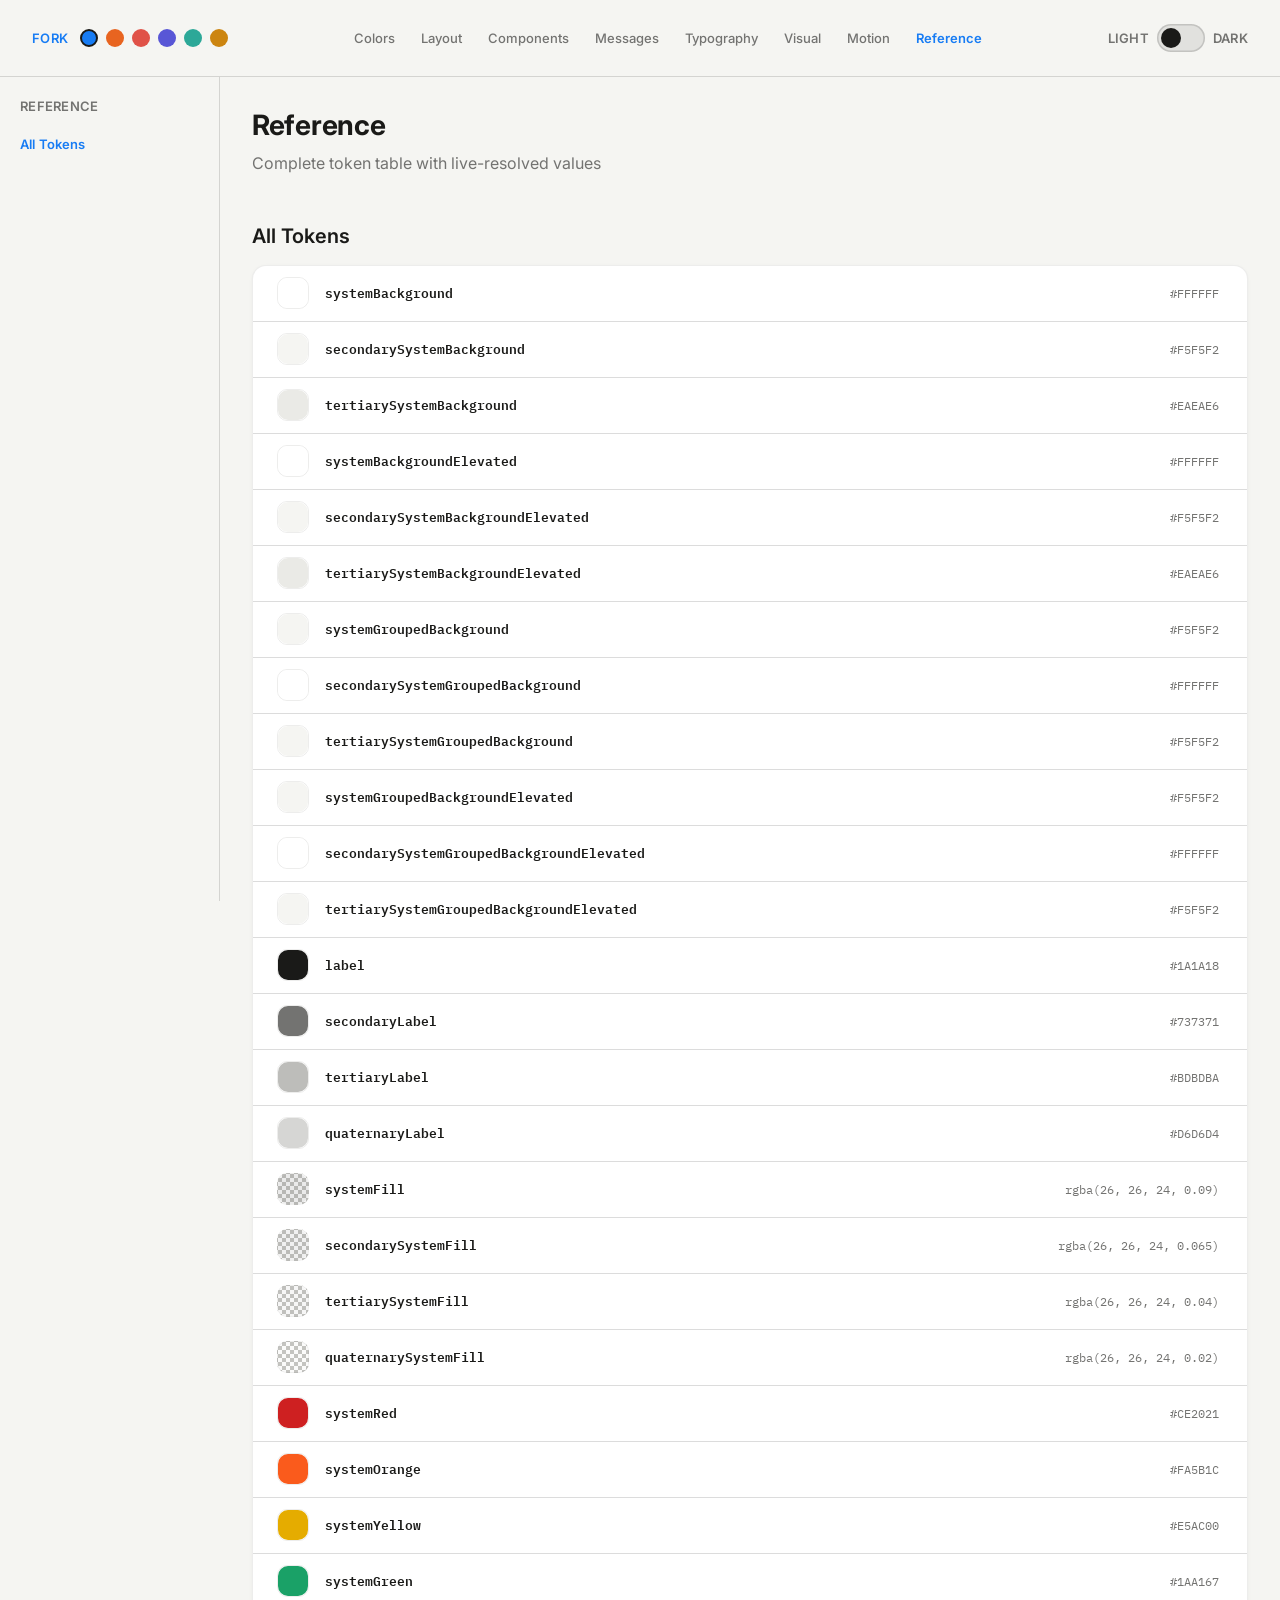
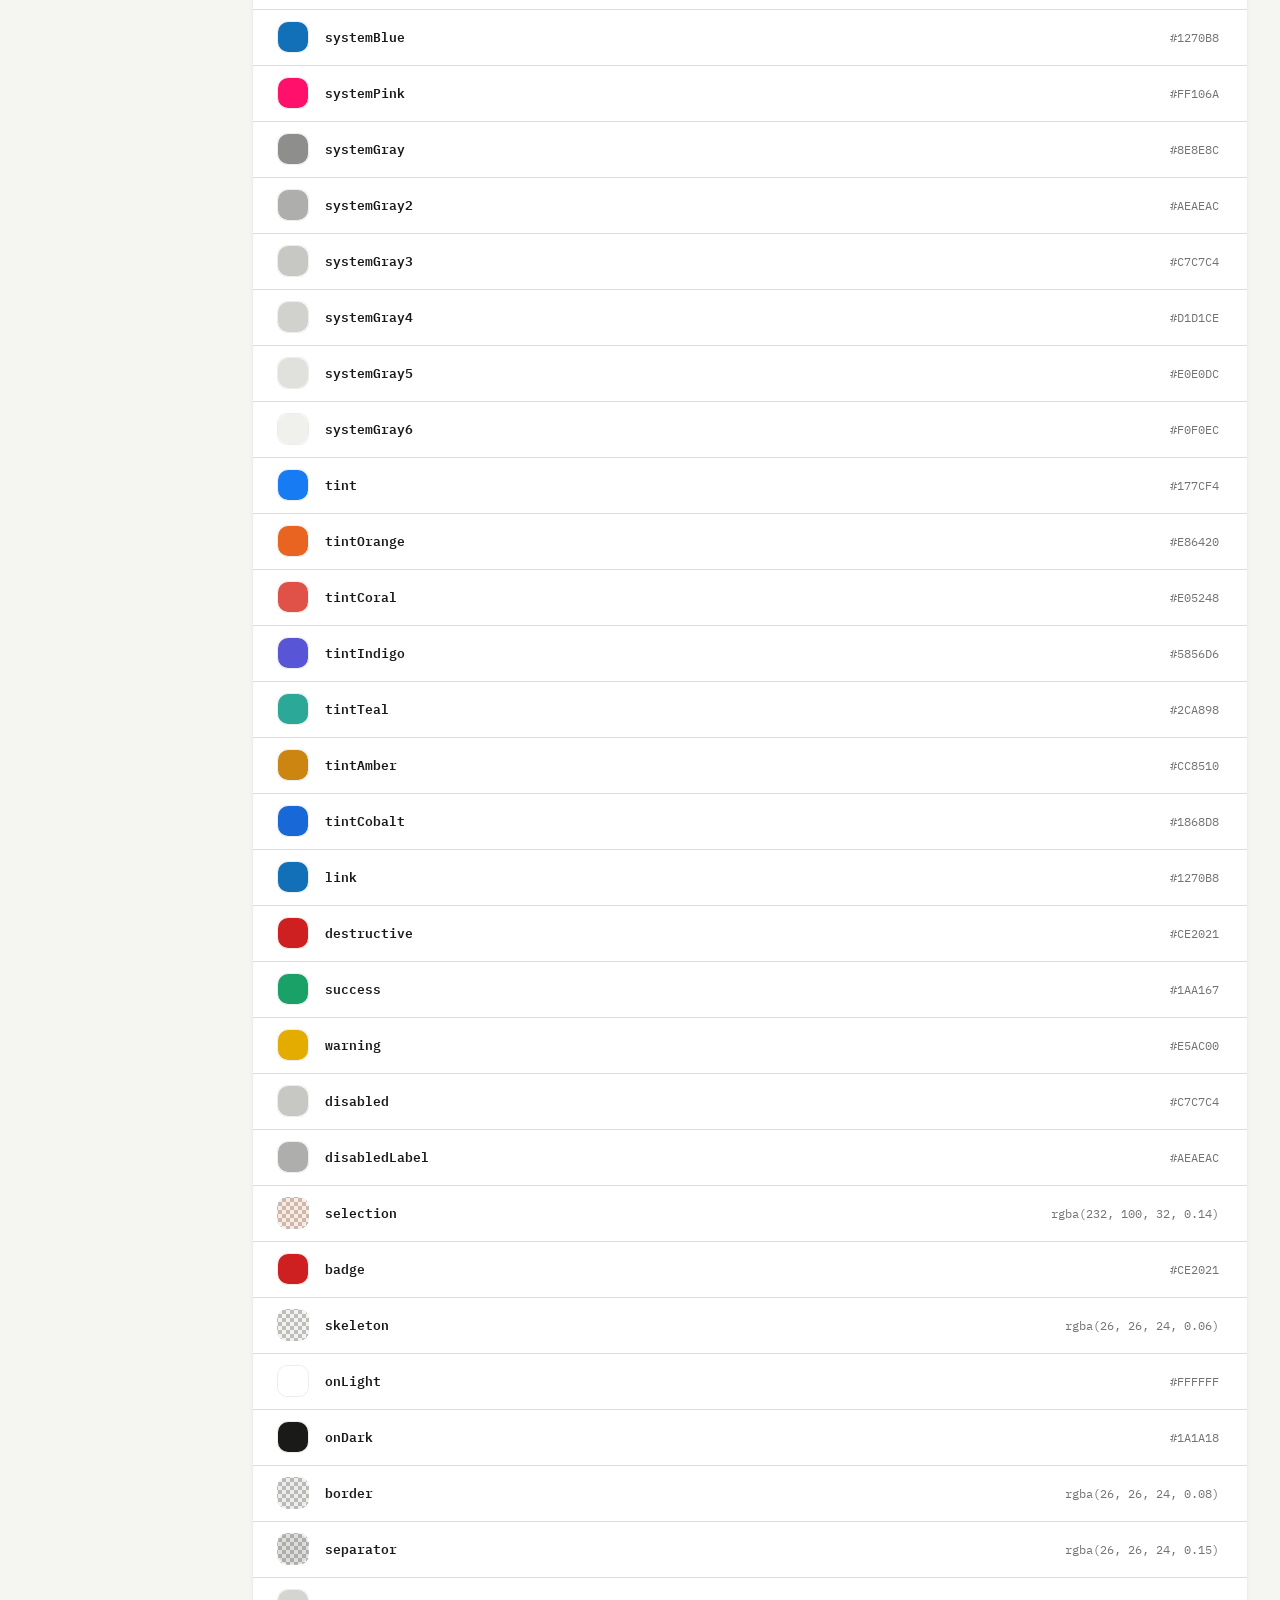
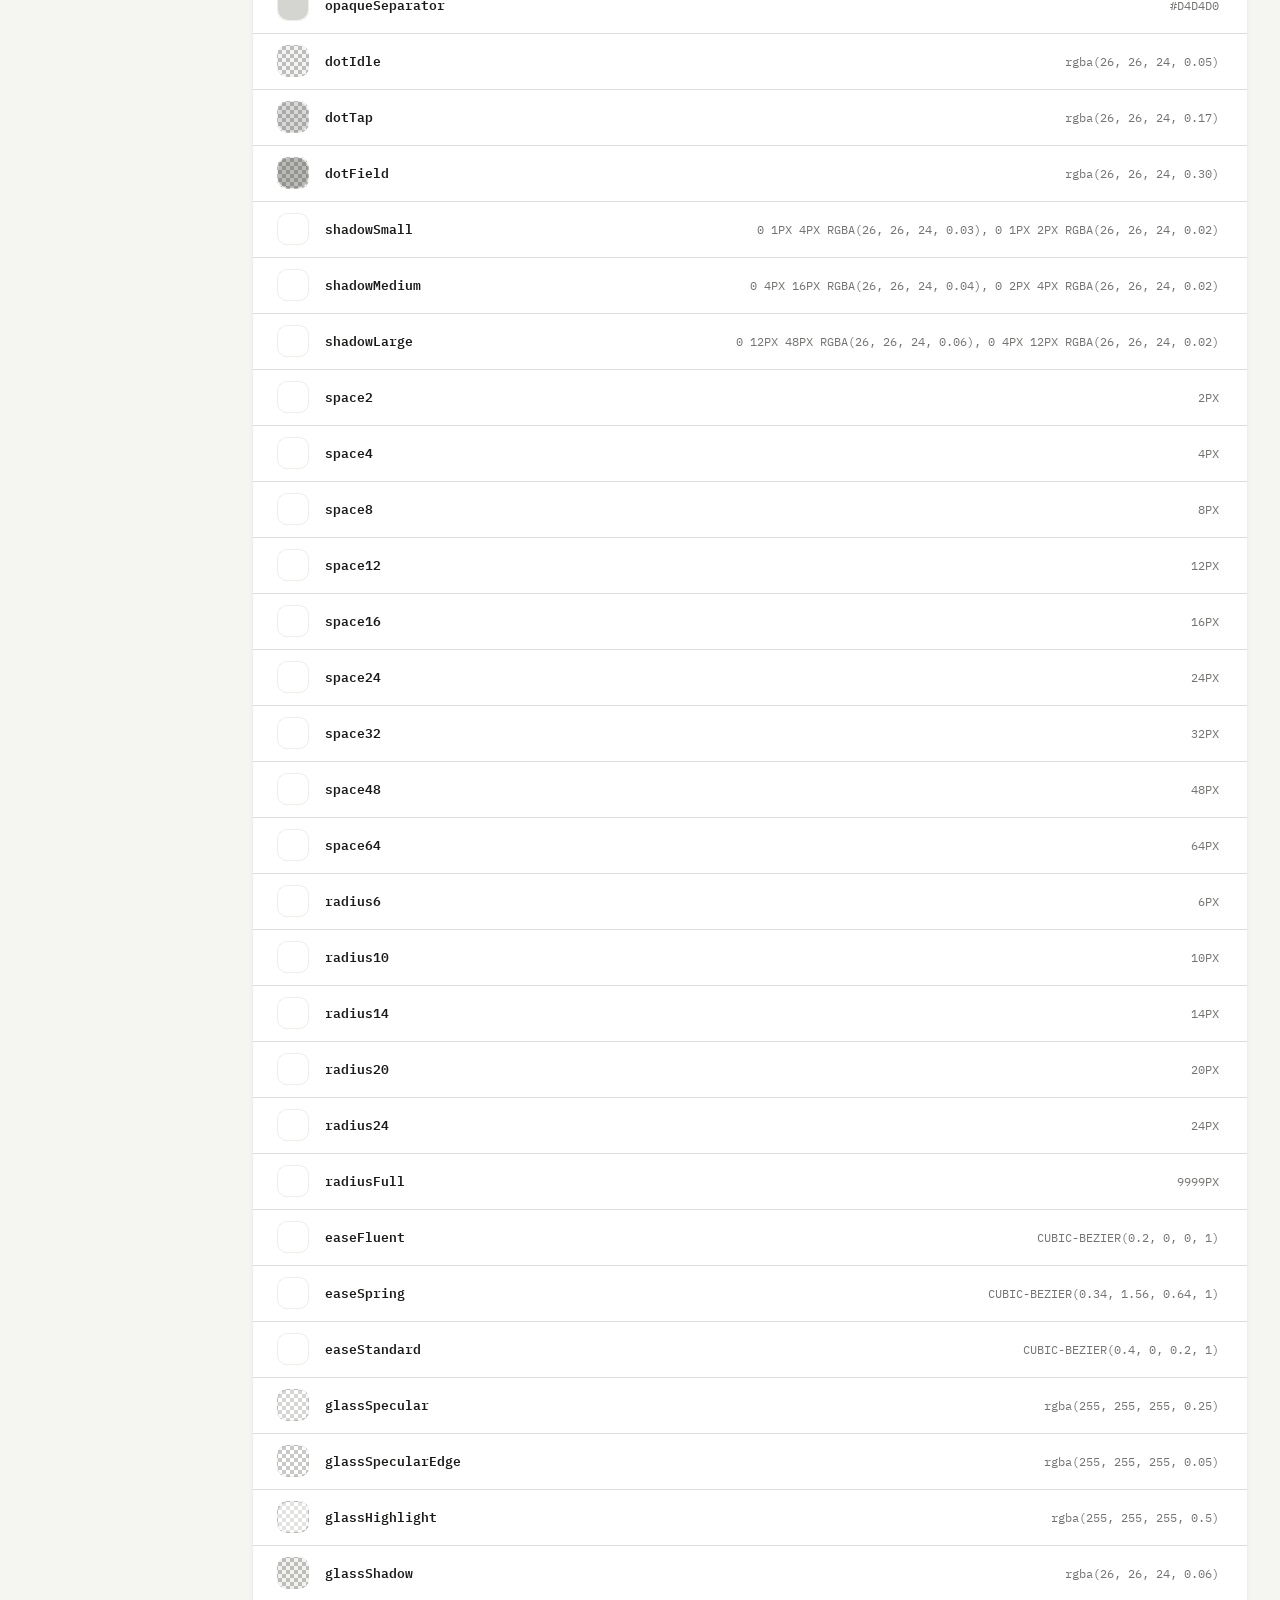
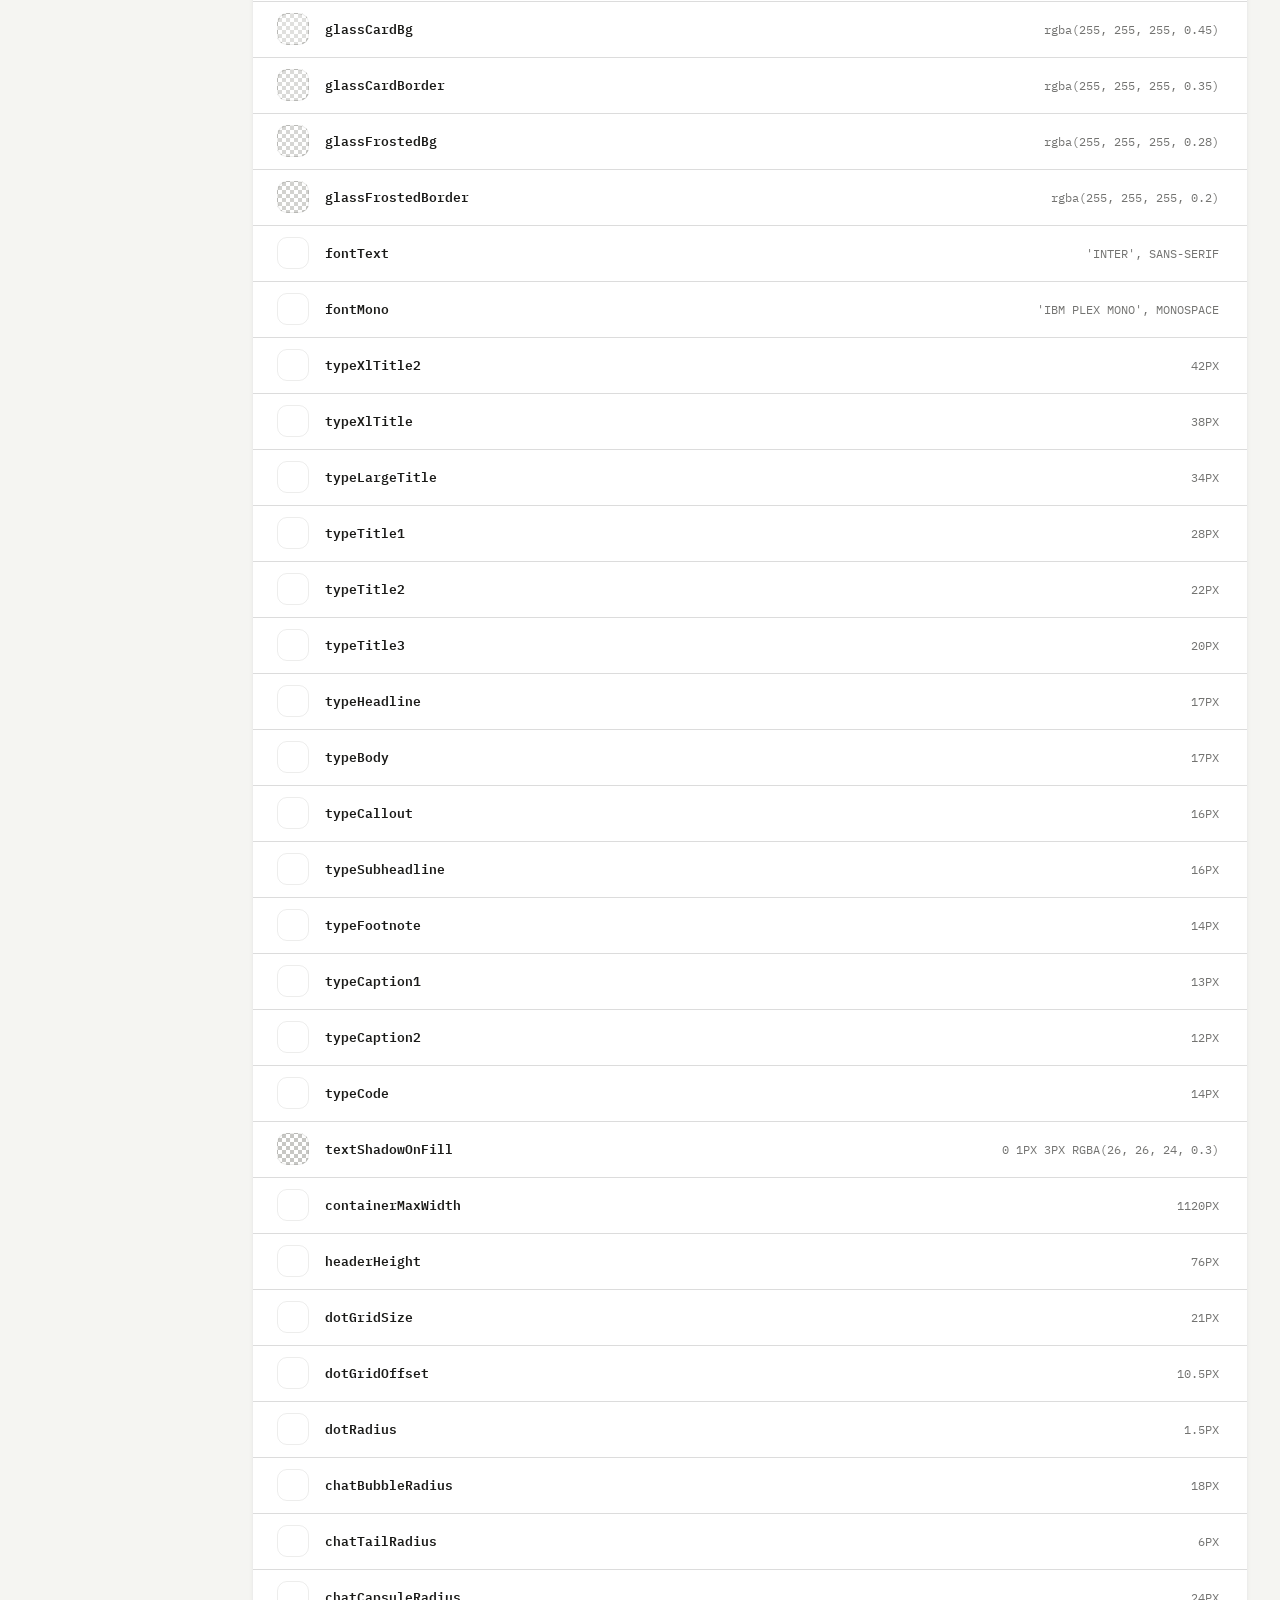
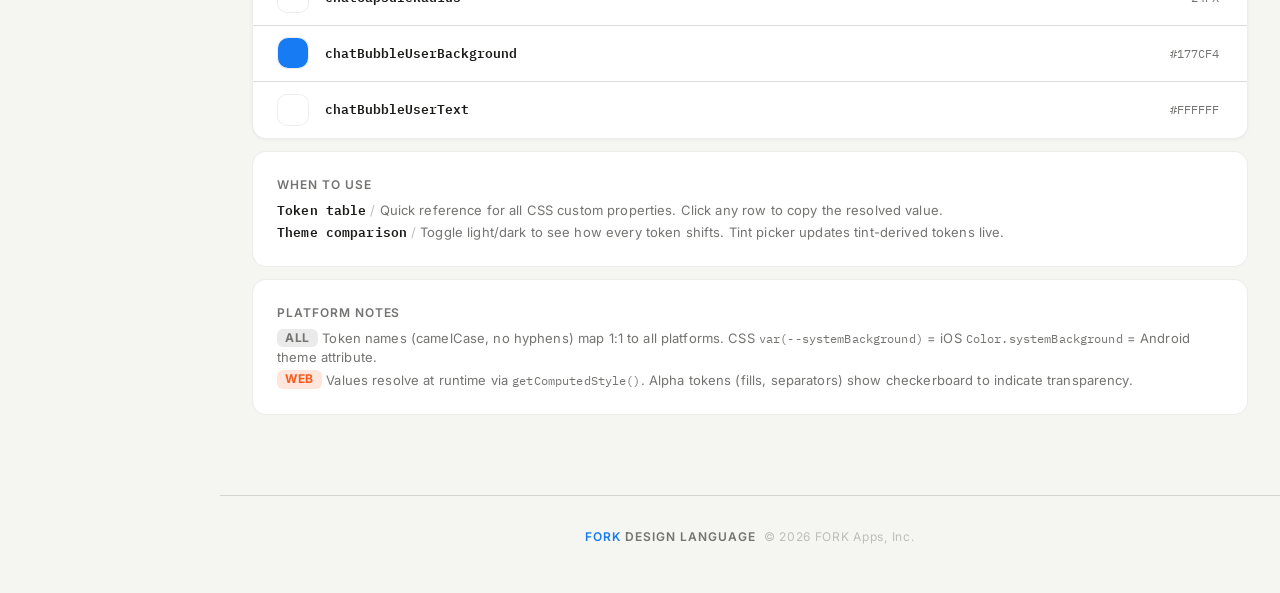
<file: pages/reference.html>
<!DOCTYPE html>
<html lang="en" data-theme="light">
<head>
<meta charset="UTF-8">
<meta name="viewport" content="width=device-width, initial-scale=1.0, viewport-fit=cover">
<title>Reference — FORK Design Language</title>
<meta name="description" content="FORK complete token reference: all CSS custom properties with live-resolved values. Click to copy.">
<meta name="theme-color" content="#F5F5F2" media="(prefers-color-scheme: light)">
<meta name="theme-color" content="#1A1A18" media="(prefers-color-scheme: dark)">
<link href="https://fonts.googleapis.com/css2?family=Inter:ital,wght@0,300..700;1,300..700&family=IBM+Plex+Mono:wght@400;600;700&display=swap" rel="stylesheet">
<link rel="stylesheet" href="../styles.css">
<script>(function(){var t=localStorage.getItem('te-theme');if(!t){t=window.matchMedia('(prefers-color-scheme:dark)').matches?'dark':'light'}document.documentElement.setAttribute('data-theme',t)})()</script>
</head>
<body>
<a href="#main-content" class="skip-link">Skip to content</a>

<div class="header">
  <div class="header-left">
    <a href="../index.html" class="header-title"><span class="header-title-accent">FORK</span></a>
    <div class="tint-picker" id="tint-picker"></div>
  </div>
  <nav class="top-nav" aria-label="Main navigation">
    <a class="top-nav-link" href="colors.html">Colors</a>
    <a class="top-nav-link" href="layout.html">Layout</a>
    <a class="top-nav-link" href="components.html">Components</a>
    <a class="top-nav-link" href="messages.html">Messages</a>
    <a class="top-nav-link" href="typography.html">Typography</a>
    <a class="top-nav-link" href="visual-direction.html">Visual</a>
    <a class="top-nav-link" href="motion.html">Motion</a>
    <a class="top-nav-link active" href="reference.html" aria-current="page">Reference</a>
  </nav>
  <div class="header-controls">
    <button class="toggle" onclick="toggleTheme()" aria-label="Toggle theme">
      <span class="toggle-label">Light</span>
      <div class="toggle-track"></div>
      <span class="toggle-label">Dark</span>
    </button>
  </div>
</div>

<div class="page-layout">

<nav class="sidebar" id="sidebar" aria-label="Page sections">
  <div class="sidebar-group">
    <div class="sidebar-group-label">Reference</div>
    <a class="sidebar-link" href="#all-tokens">All Tokens</a>
  </div>
</nav>

<div class="page-main">
<main class="container" id="main-content">

<h1 class="page-title">Reference</h1>
<p class="page-subtitle">Complete token table with live-resolved values</p>

  <!-- ════════════════════════════════════════ -->
  <!-- ALL TOKENS TABLE                         -->
  <!-- ════════════════════════════════════════ -->
  <div class="section" id="all-tokens">
    <h2 class="section-title">All Tokens</h2>
    <div class="card" id="token-table" aria-label="All design tokens"></div>
    <div class="usage">
      <div class="usage-title">When to use</div>
      <ul class="usage-list">
        <li><span class="token">Token table</span><span class="dash">/</span>Quick reference for all CSS custom properties. Click any row to copy the resolved value.</li>
        <li><span class="token">Theme comparison</span><span class="dash">/</span>Toggle light/dark to see how every token shifts. Tint picker updates tint-derived tokens live.</li>
      </ul>
    </div>
    <div class="usage">
      <div class="usage-title">Platform notes</div>
      <ul class="usage-list">
        <li><span class="tag tag--all">All</span> Token names (camelCase, no hyphens) map 1:1 to all platforms. CSS <code class="code-inline">var(--systemBackground)</code> = iOS <code class="code-inline">Color.systemBackground</code> = Android theme attribute.</li>
        <li><span class="tag tag--web">Web</span> Values resolve at runtime via <code class="code-inline">getComputedStyle()</code>. Alpha tokens (fills, separators) show checkerboard to indicate transparency.</li>
      </ul>
    </div>
  </div>

</main>

<div class="footer">
  <div class="footer-inner">
    <div class="footer-brand">
      <span class="footer-brand-accent">FORK</span> Design Language
    </div>
    <div class="footer-meta">© 2026 FORK Apps, Inc.</div>
  </div>
</div>
</div> <!-- /page-main -->
</div> <!-- /page-layout -->
<div class="toast" id="toast" aria-hidden="true">Copied</div>
<script src="../scripts.js"></script>
</body>
</html>
</file>
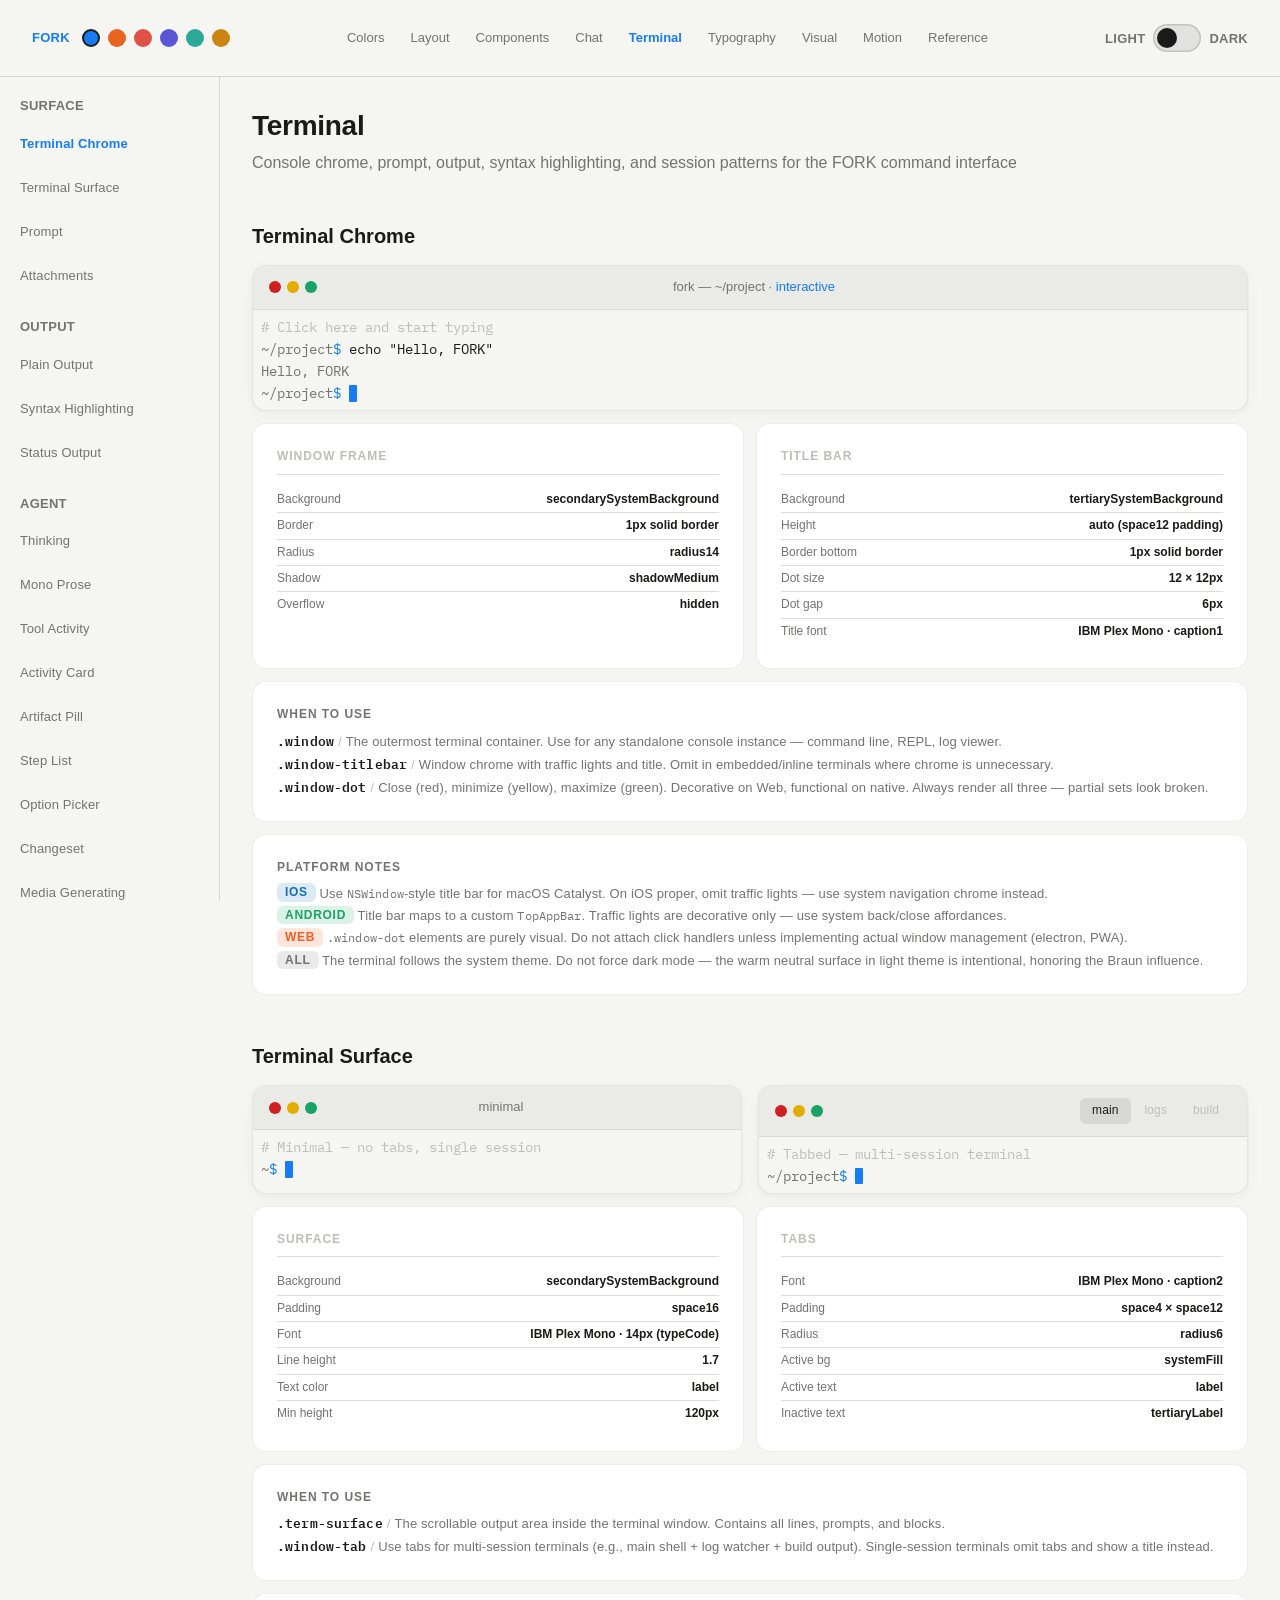
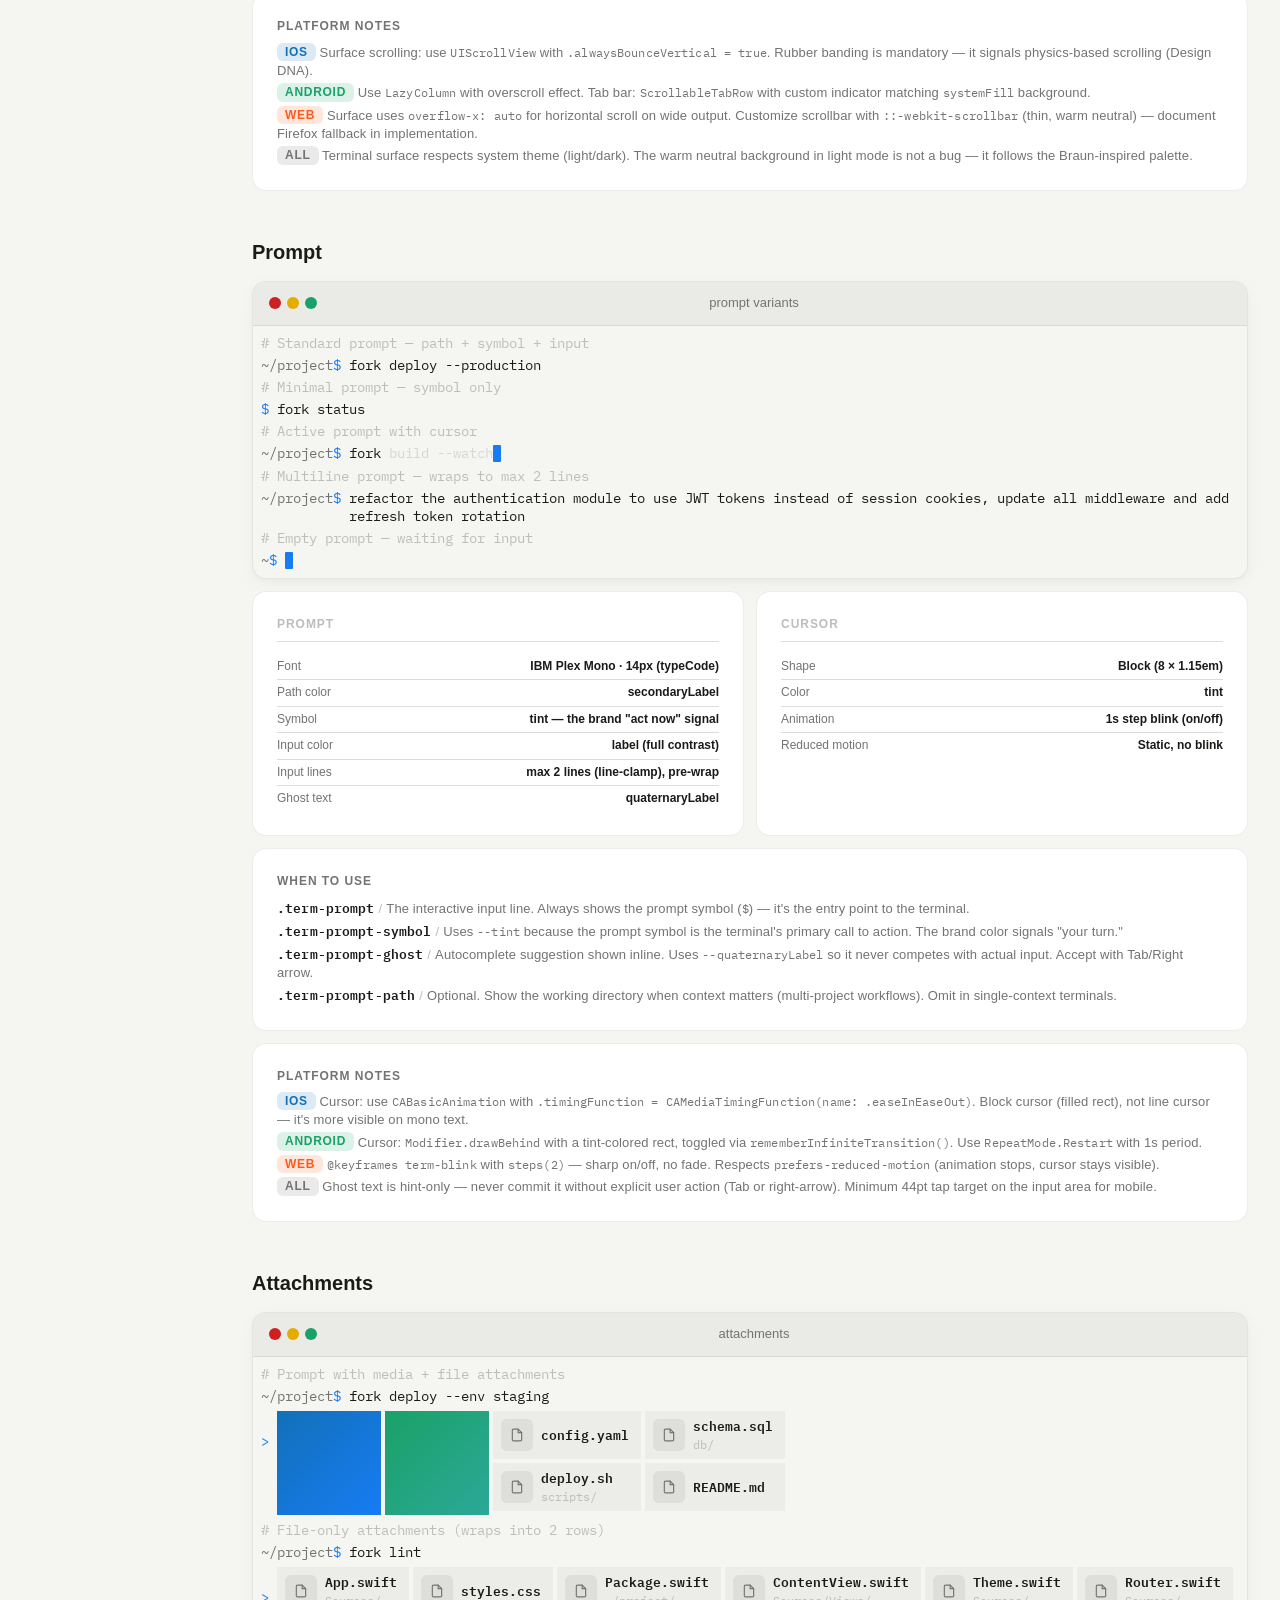
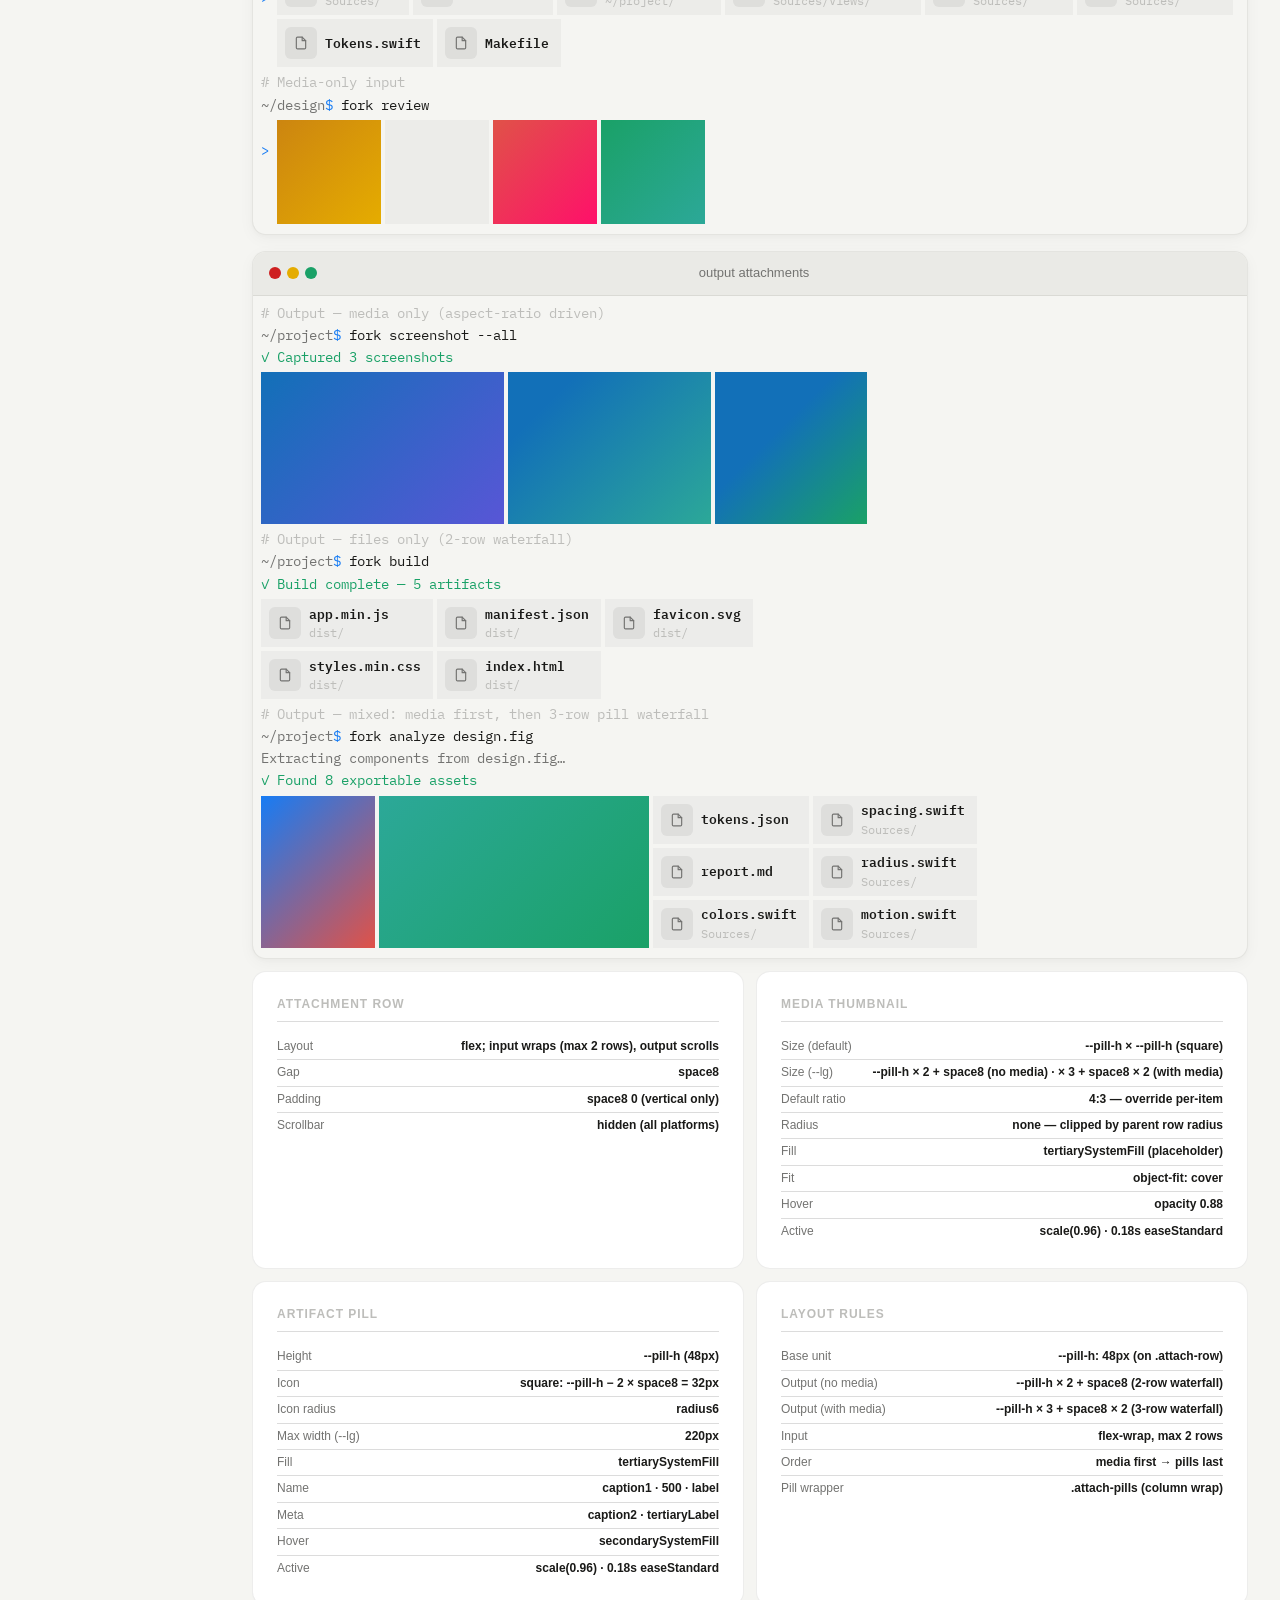
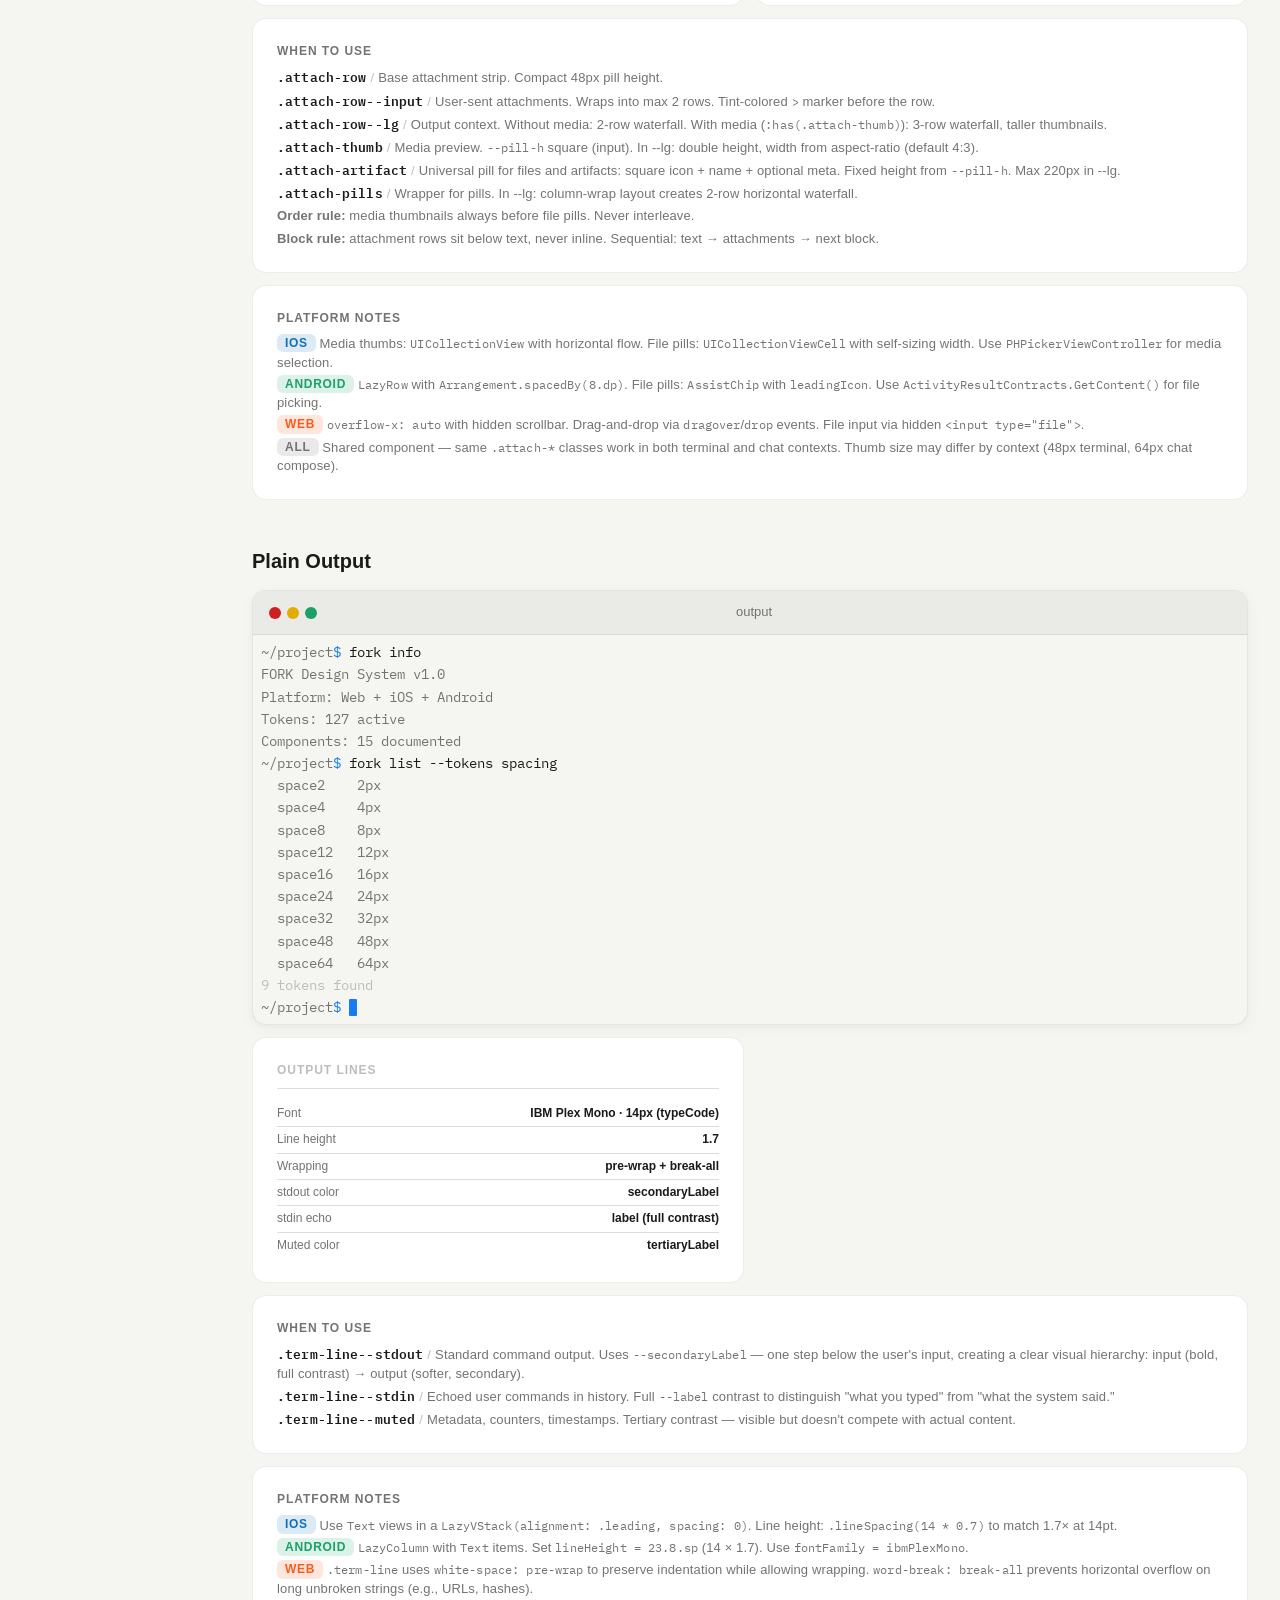
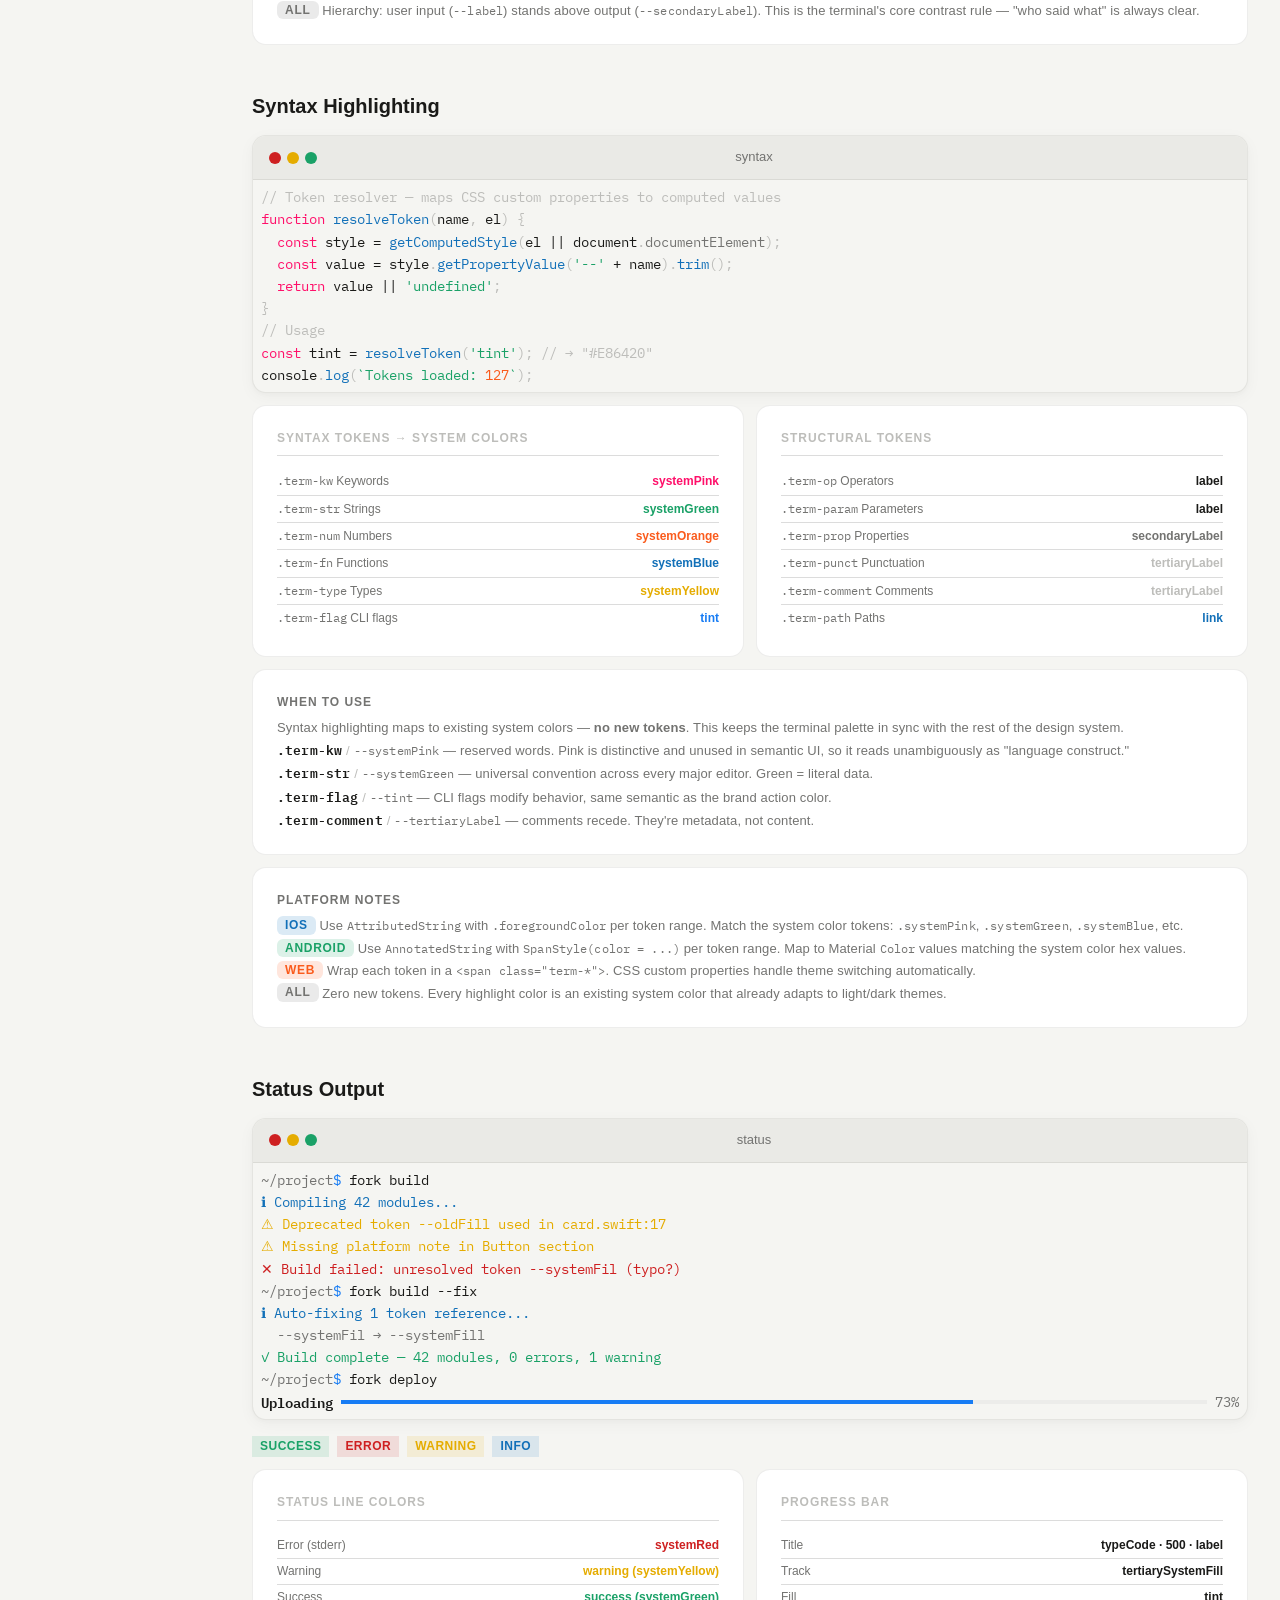
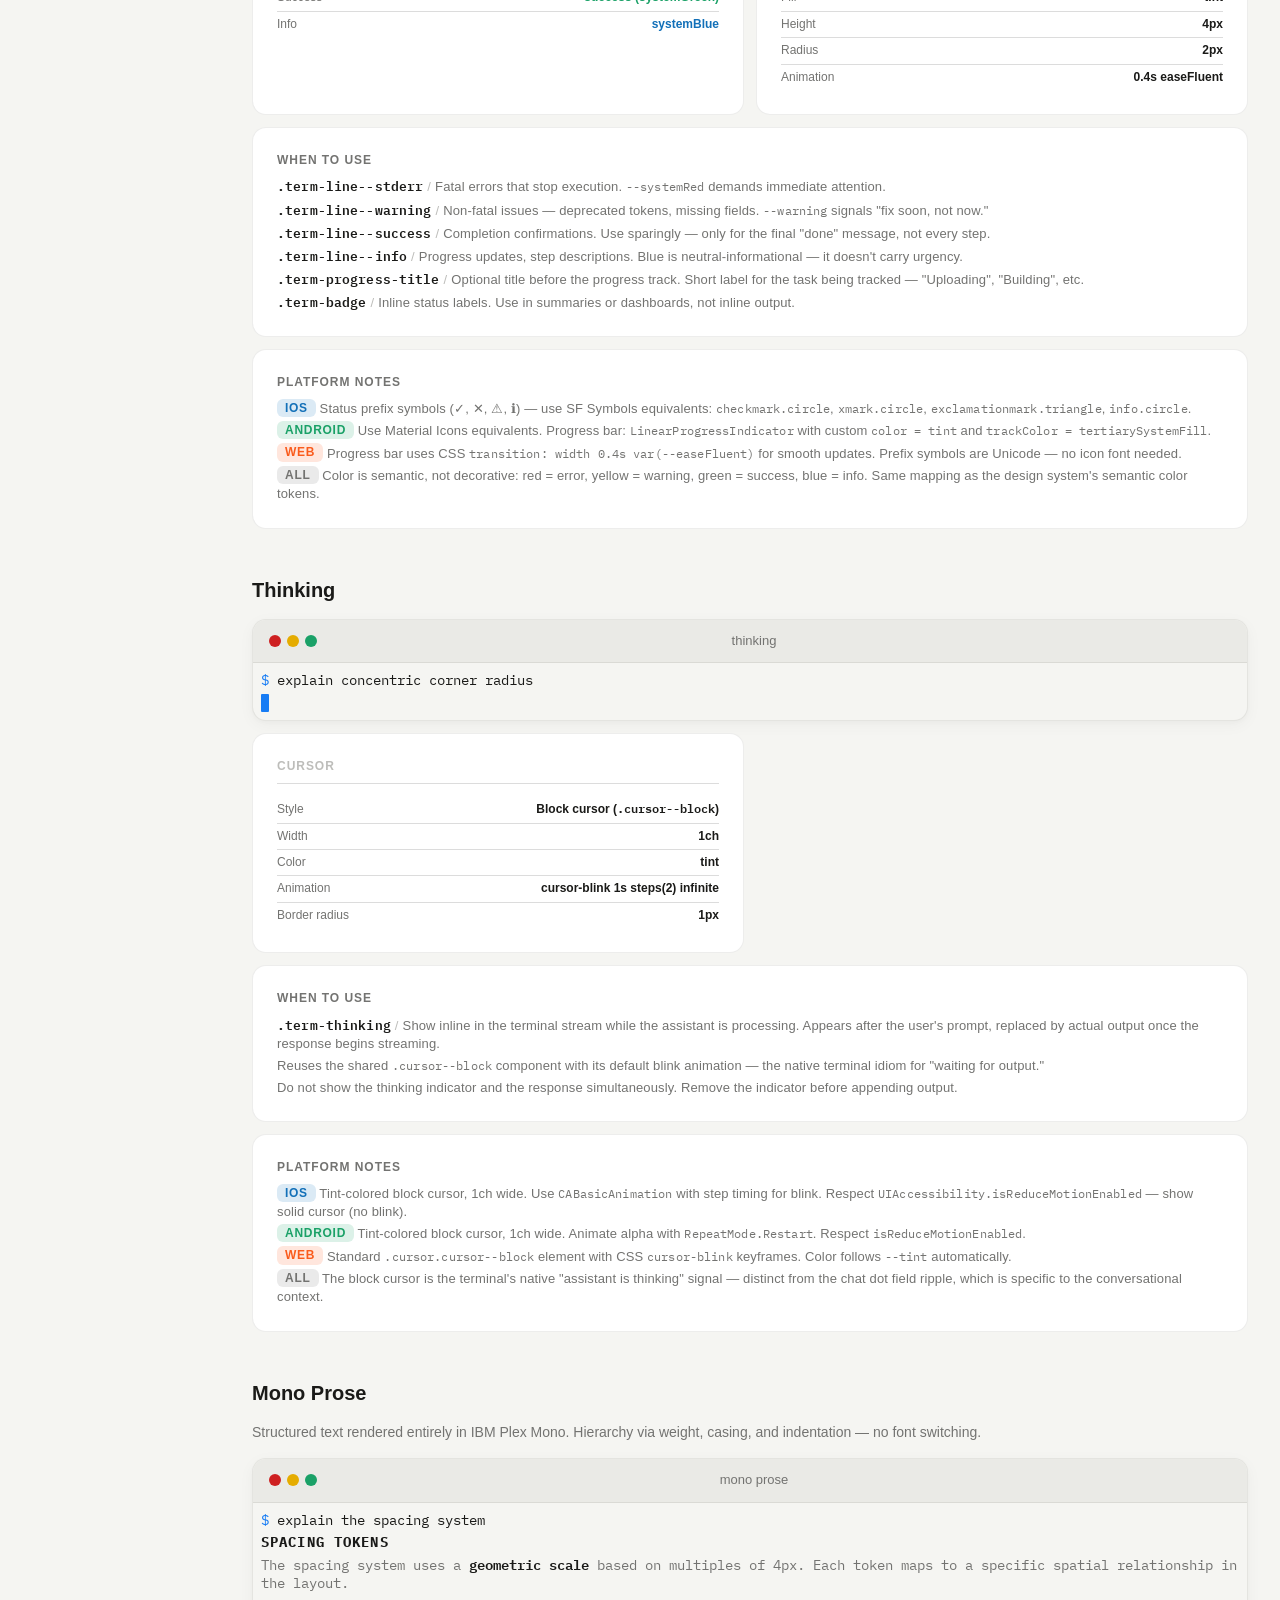
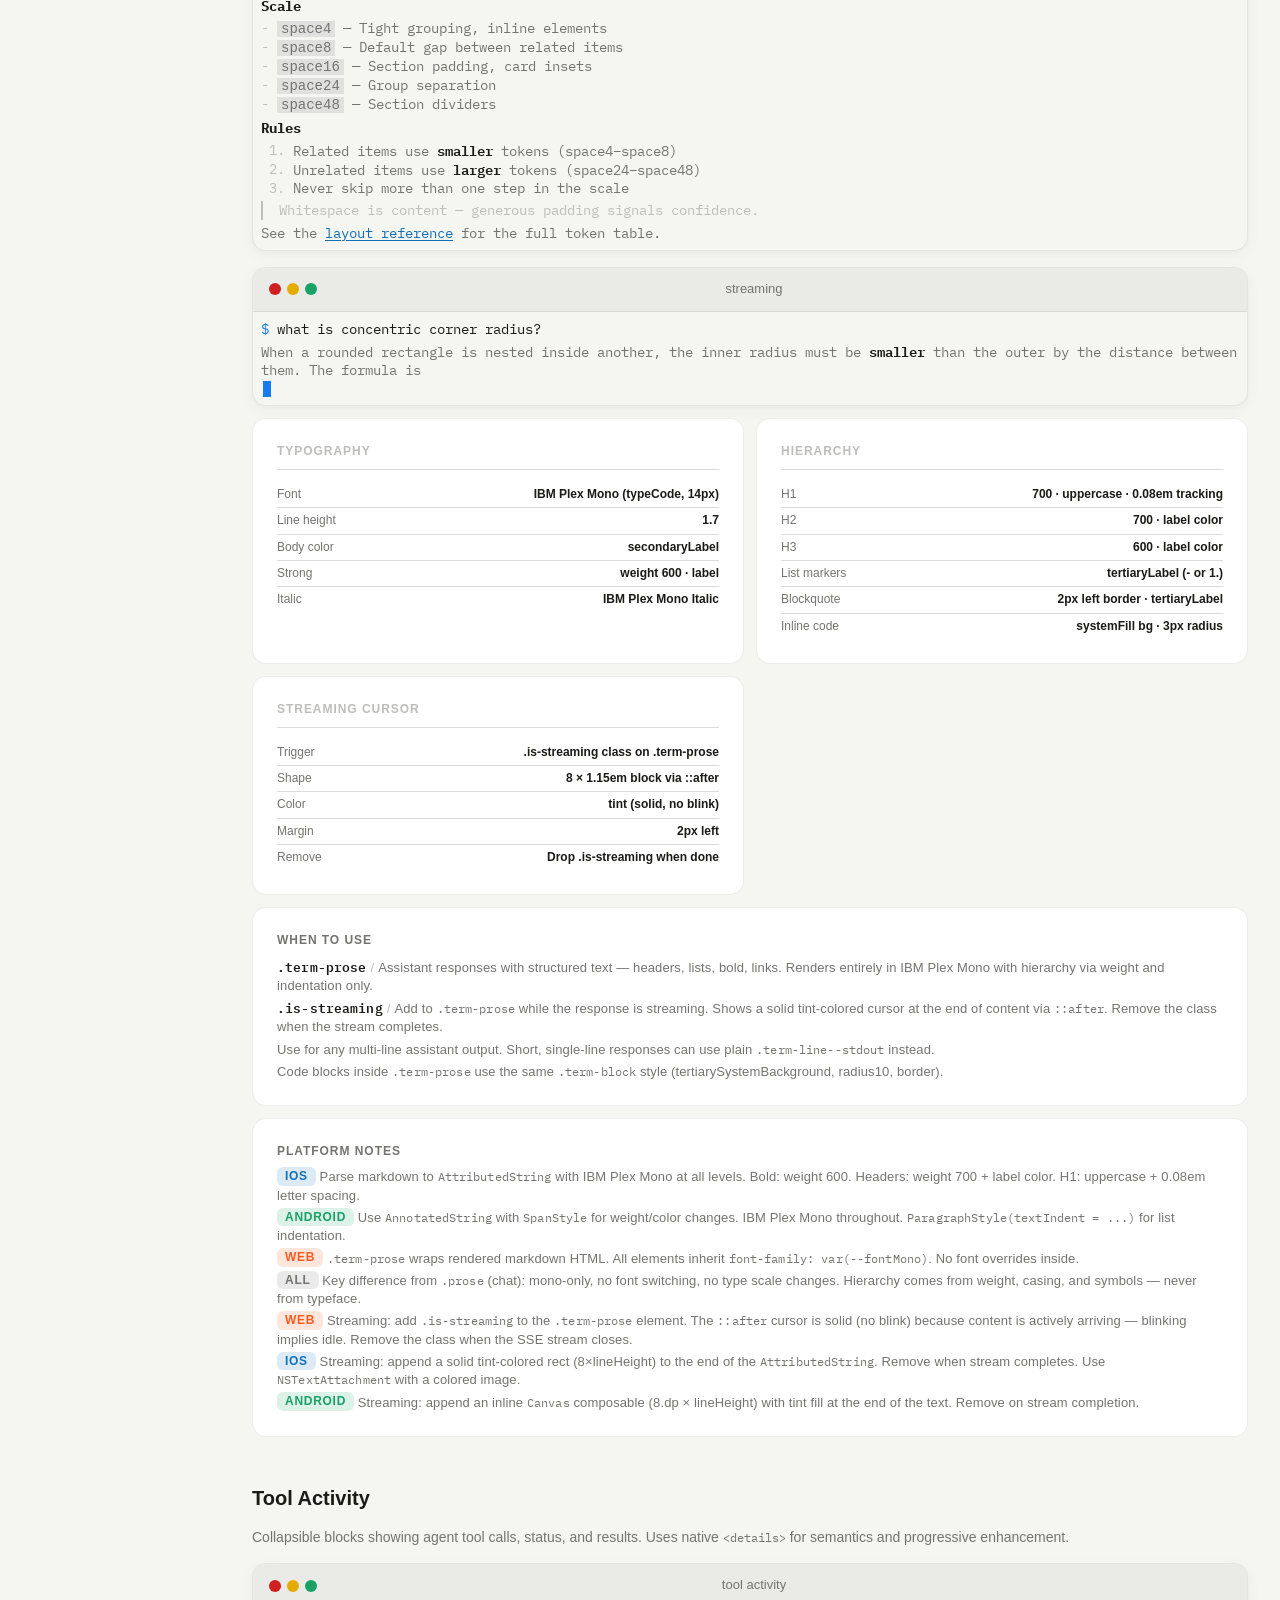
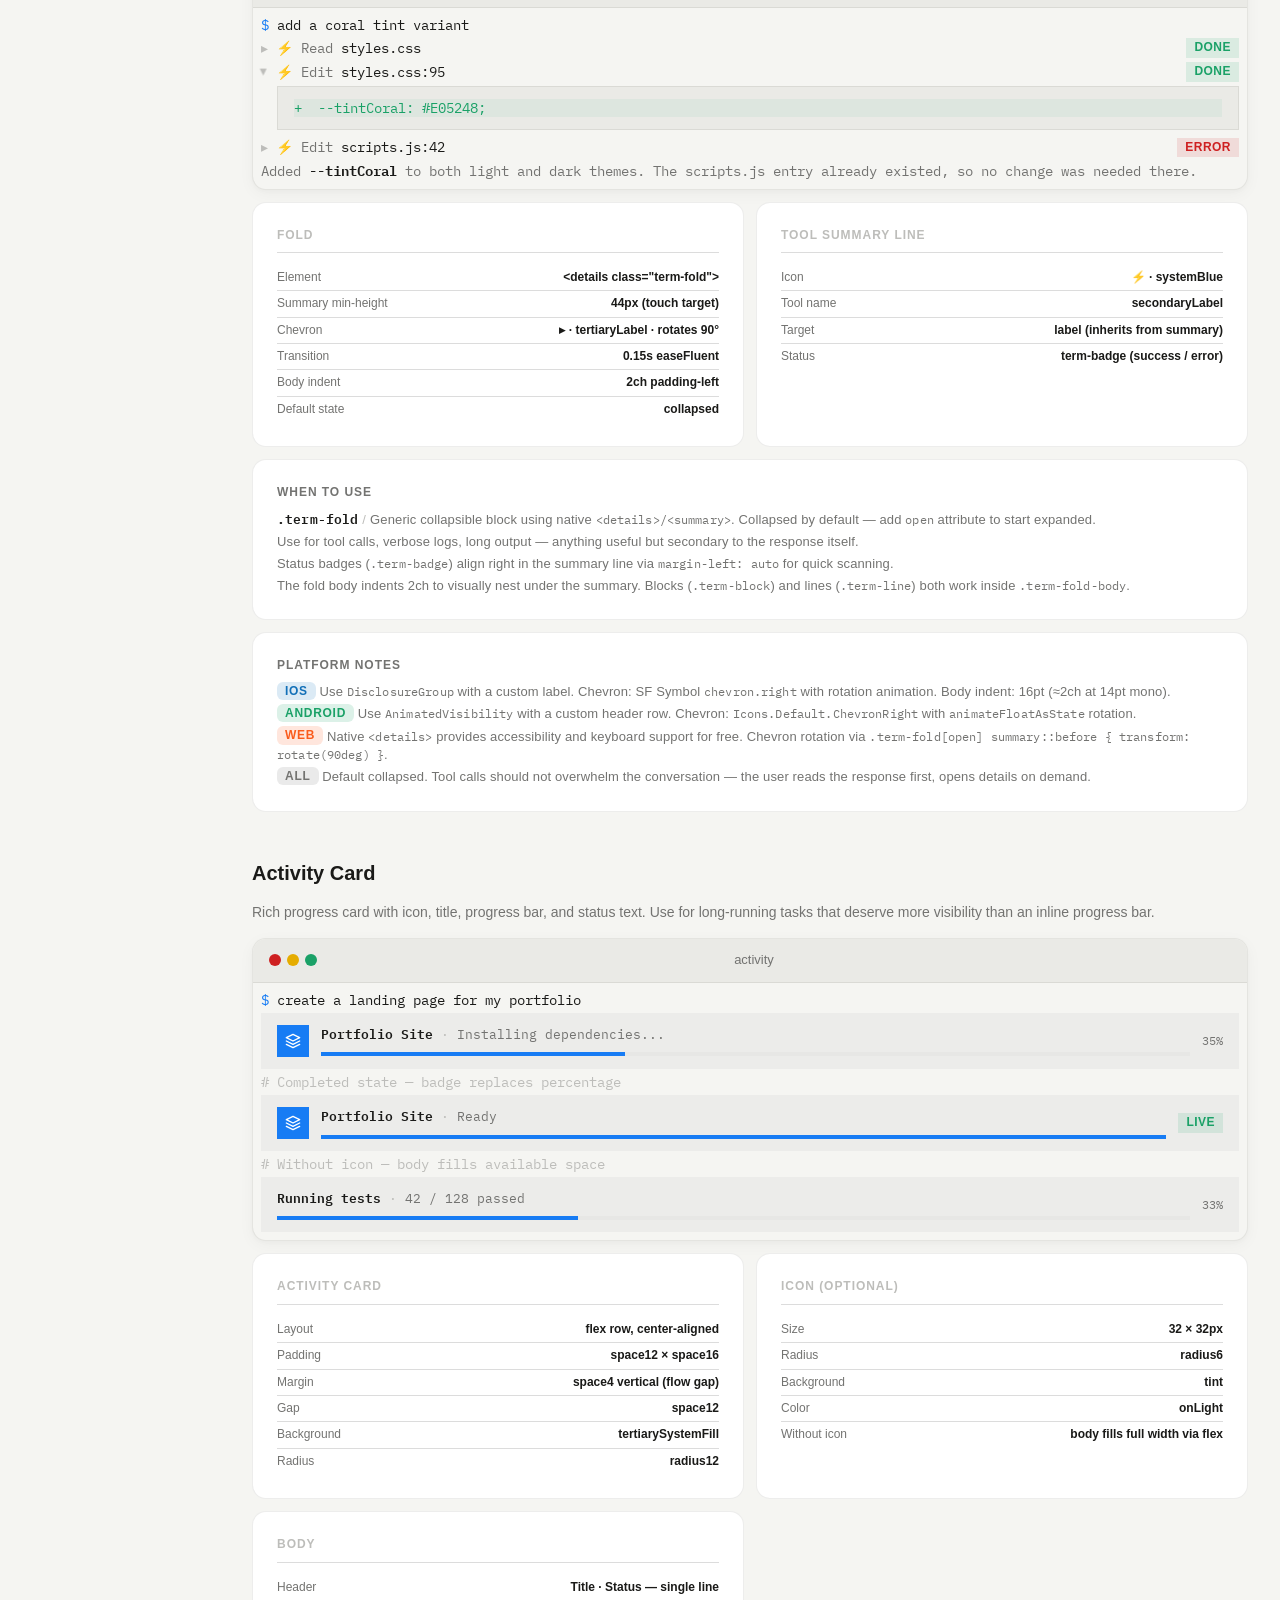
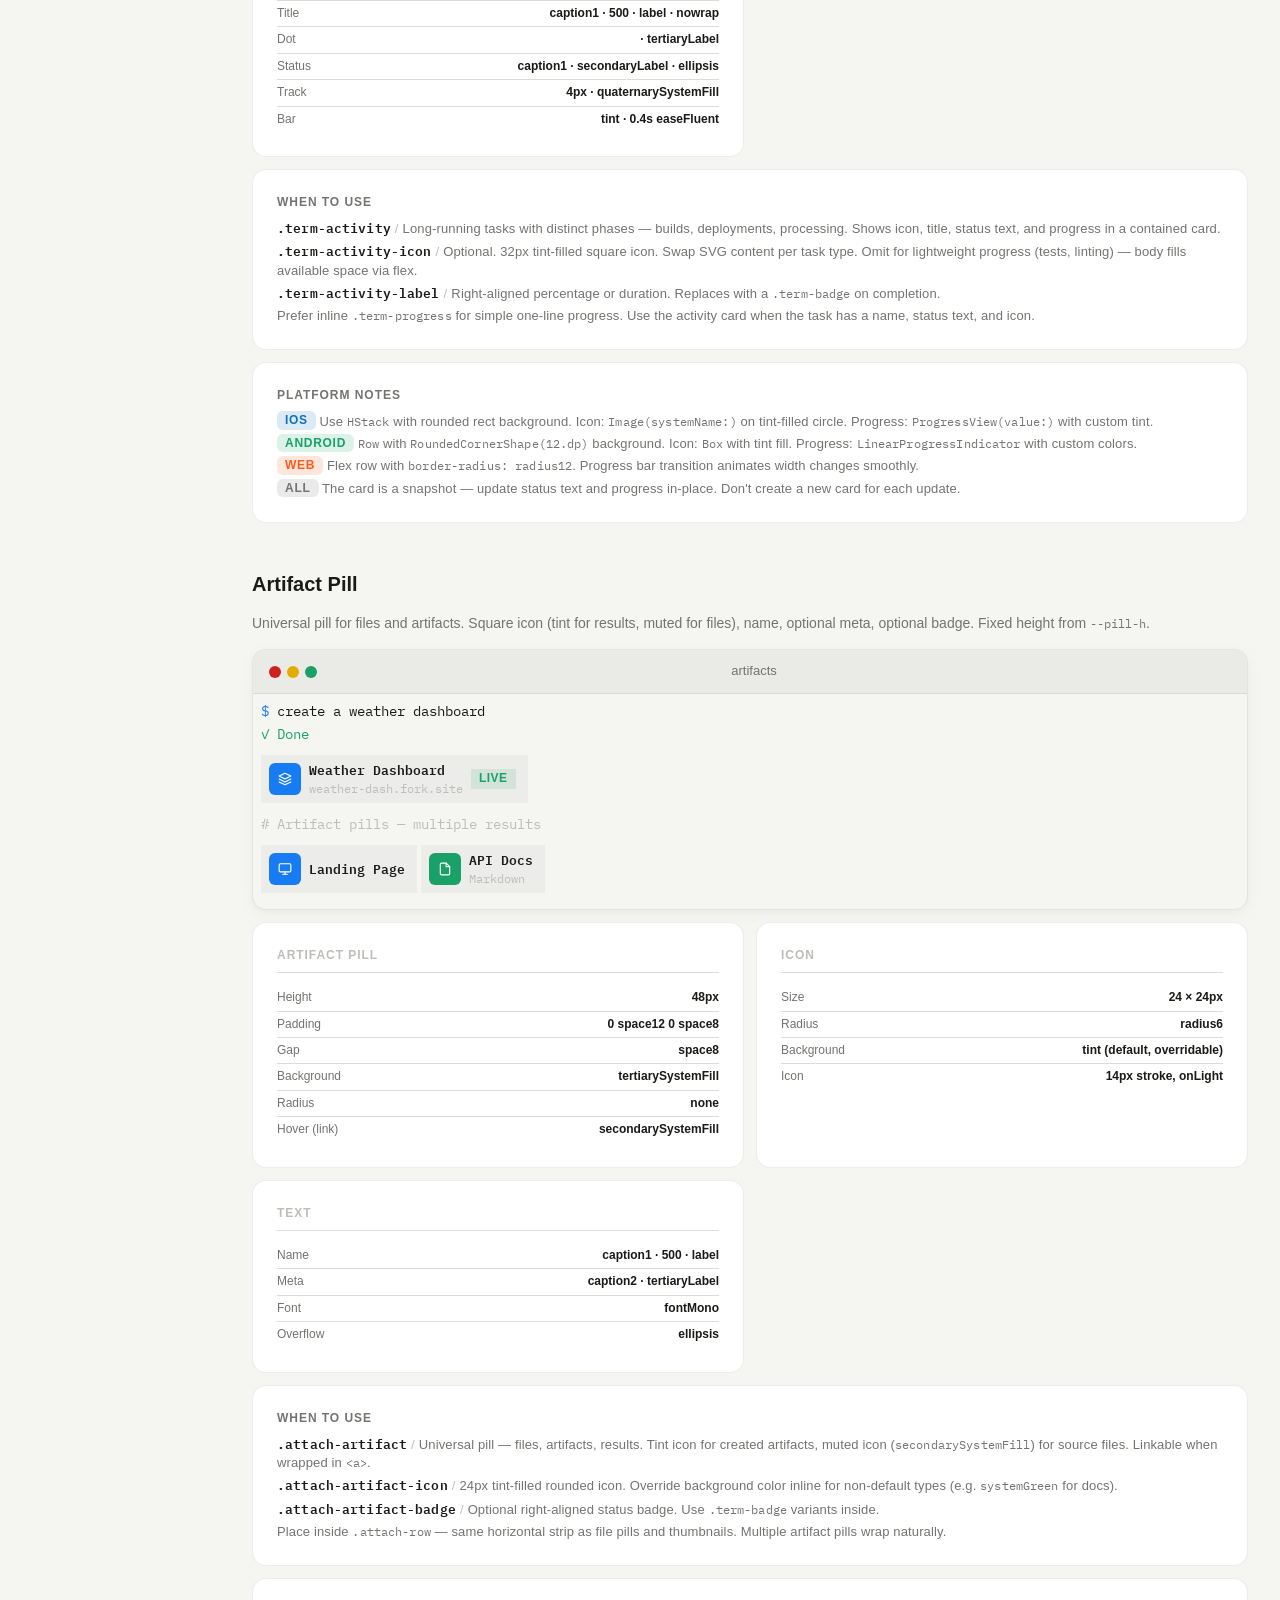
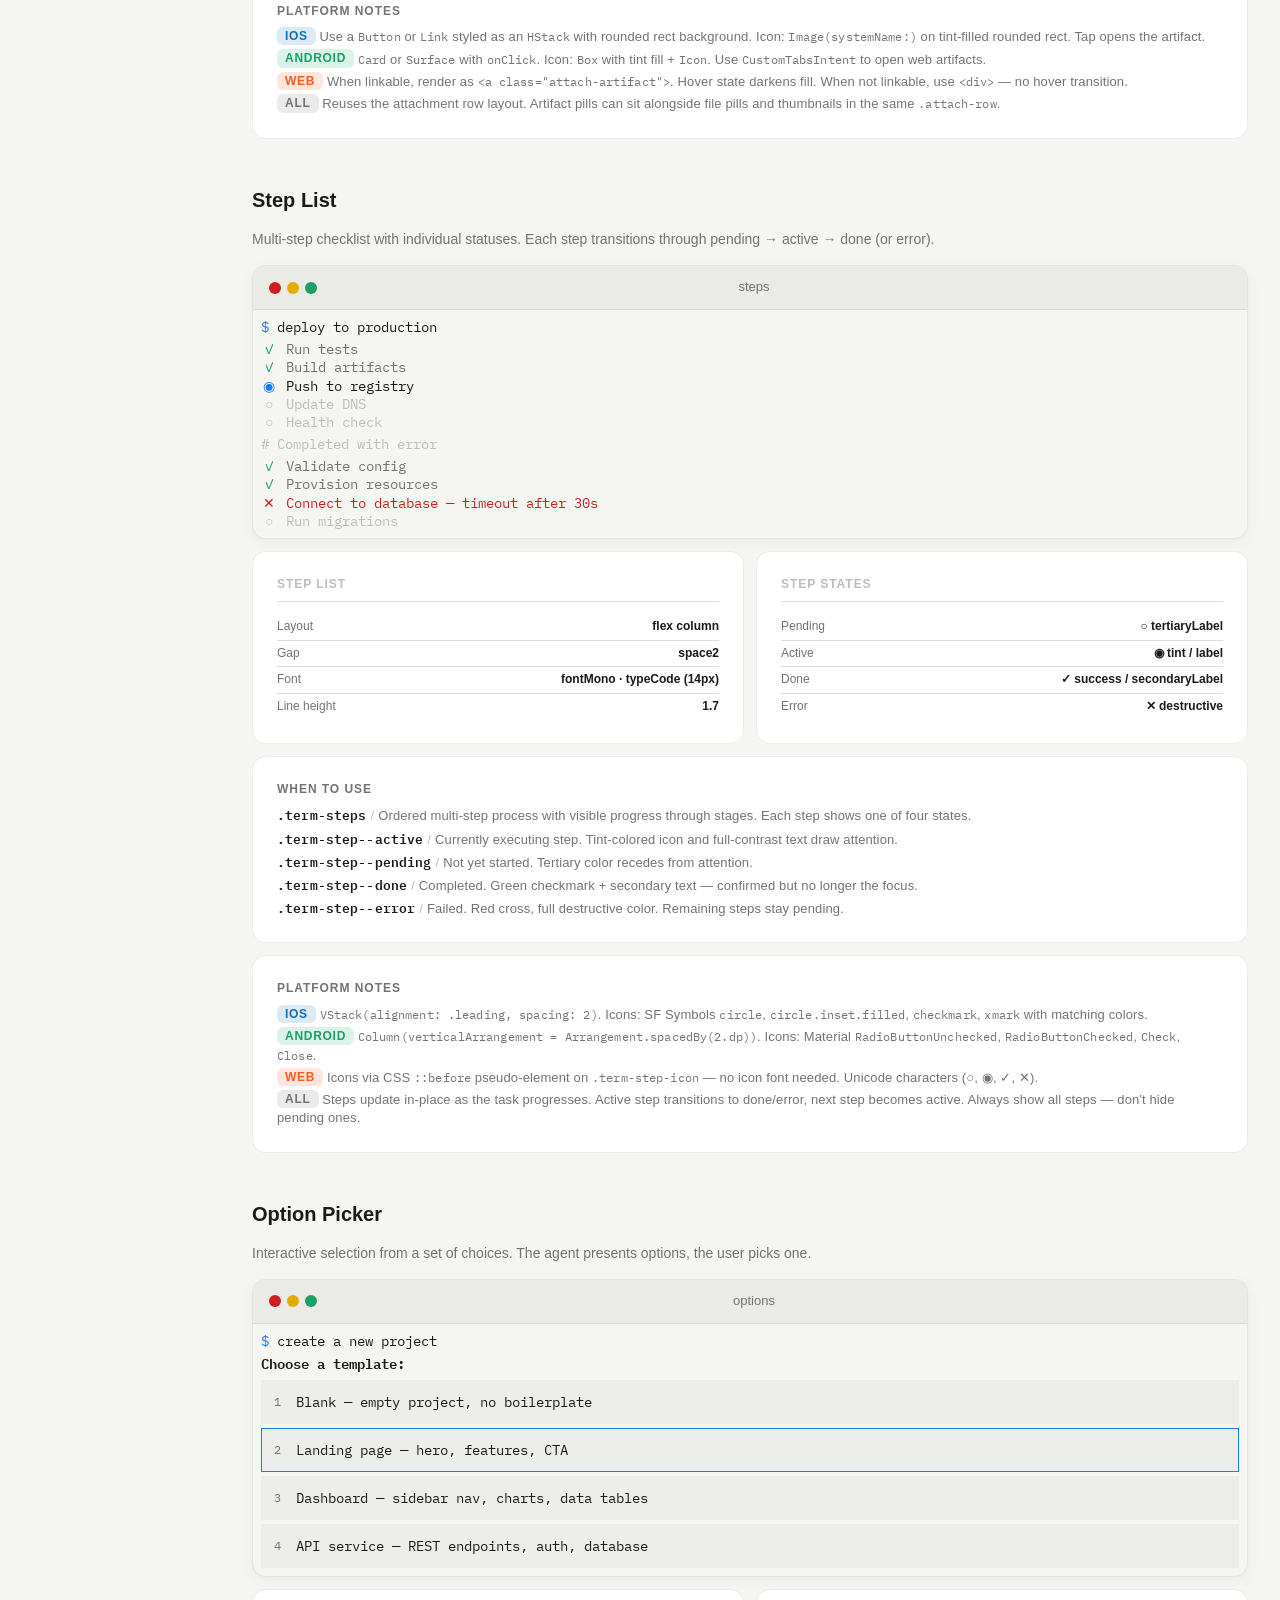
<file: pages/terminal.html>
<!DOCTYPE html>
<html lang="en" data-theme="light">
<head>
<meta charset="UTF-8">
<meta name="viewport" content="width=device-width, initial-scale=1.0, viewport-fit=cover">
<title>Terminal — FORK Design Language</title>
<meta name="description" content="FORK terminal components: console chrome, prompt, output, syntax highlighting, ANSI colors, diff blocks, and session patterns.">
<meta name="theme-color" content="#F5F5F2" media="(prefers-color-scheme: light)">
<meta name="theme-color" content="#1A1A18" media="(prefers-color-scheme: dark)">
<link href="https://fonts.googleapis.com/css2?family=Besley:ital,wght@0,400..900;1,400..900&family=Figtree:ital,wght@0,300..700;1,300..700&family=IBM+Plex+Mono:wght@400;500;600;700&display=swap" rel="stylesheet">
<link rel="stylesheet" href="../styles.css">
<script>(function(){var t=localStorage.getItem('te-theme');if(!t){t=window.matchMedia('(prefers-color-scheme:dark)').matches?'dark':'light'}document.documentElement.setAttribute('data-theme',t)})()</script>
</head>
<body>

<a href="#main-content" class="skip-link">Skip to content</a>

<div class="header">
  <div class="header-left">
    <a href="../index.html" class="header-title"><span class="header-title-accent">FORK</span></a>
    <div class="tint-picker" id="tint-picker"></div>
  </div>
  <nav class="top-nav" aria-label="Main navigation">
    <a class="top-nav-link" href="colors.html">Colors</a>
    <a class="top-nav-link" href="layout.html">Layout</a>
    <a class="top-nav-link" href="components.html">Components</a>
    <a class="top-nav-link" href="chat.html">Chat</a>
    <a class="top-nav-link active" href="terminal.html" aria-current="page">Terminal</a>
    <a class="top-nav-link" href="typography.html">Typography</a>
    <a class="top-nav-link" href="visual-direction.html">Visual</a>
    <a class="top-nav-link" href="motion.html">Motion</a>
    <a class="top-nav-link" href="reference.html">Reference</a>
  </nav>
  <div class="header-controls">
    <button class="toggle" onclick="toggleTheme()" aria-label="Toggle theme">
      <span class="toggle-label">Light</span>
      <div class="toggle-track"></div>
      <span class="toggle-label">Dark</span>
    </button>
  </div>
</div>

<div class="page-layout">

<nav class="sidebar" id="sidebar" aria-label="Page sections">
  <div class="sidebar-group">
    <div class="sidebar-group-label">Surface</div>
    <a class="sidebar-link" href="#terminal-chrome">Terminal Chrome</a>
    <a class="sidebar-link" href="#terminal-surface">Terminal Surface</a>
    <a class="sidebar-link" href="#prompt">Prompt</a>
    <a class="sidebar-link" href="#attachments">Attachments</a>
  </div>
  <div class="sidebar-group">
    <div class="sidebar-group-label">Output</div>
    <a class="sidebar-link" href="#plain-output">Plain Output</a>
    <a class="sidebar-link" href="#syntax-highlighting">Syntax Highlighting</a>
    <a class="sidebar-link" href="#status-output">Status Output</a>
  </div>
  <div class="sidebar-group">
    <div class="sidebar-group-label">Agent</div>
    <a class="sidebar-link" href="#thinking">Thinking</a>
    <a class="sidebar-link" href="#mono-prose">Mono Prose</a>
    <a class="sidebar-link" href="#tool-activity">Tool Activity</a>
    <a class="sidebar-link" href="#activity-card">Activity Card</a>
    <a class="sidebar-link" href="#artifact-pill">Artifact Pill</a>
    <a class="sidebar-link" href="#step-list">Step List</a>
    <a class="sidebar-link" href="#option-picker">Option Picker</a>
    <a class="sidebar-link" href="#changeset">Changeset</a>
    <a class="sidebar-link" href="#media-generating">Media Generating</a>
  </div>
  <div class="sidebar-group">
    <div class="sidebar-group-label">Patterns</div>
    <a class="sidebar-link" href="#ansi-colors">ANSI Colors</a>
    <a class="sidebar-link" href="#blocks">Blocks</a>
    <a class="sidebar-link" href="#session">Session</a>
  </div>
</nav>

<div class="page-main">
<main class="container" id="main-content">

<h1 class="page-title">Terminal</h1>
<p class="page-subtitle">Console chrome, prompt, output, syntax highlighting, and session patterns for the FORK command interface</p>

  <!-- ════════════════════════════════════════ -->
  <!-- TERMINAL CHROME                          -->
  <!-- ════════════════════════════════════════ -->
  <div class="section" id="terminal-chrome">
    <h2 class="section-title">Terminal Chrome</h2>

    <div class="window" id="interactive-term">
      <div class="window-titlebar">
        <div class="window-controls">
          <div class="window-dot window-dot--close"></div>
          <div class="window-dot window-dot--minimize"></div>
          <div class="window-dot window-dot--maximize"></div>
        </div>
        <div class="window-title">fork — ~/project · <span style="color: var(--tint);">interactive</span></div>
      </div>
      <div class="term-surface" id="interactive-surface" tabindex="0" style="cursor: text; outline: none;">
        <div class="term-line term-line--muted"># Click here and start typing</div>
        <div class="term-prompt"><span class="term-prompt-path">~/project</span><span class="term-prompt-symbol">$</span><span class="term-prompt-input">echo "Hello, FORK"</span></div>
        <div class="term-line term-line--stdout">Hello, FORK</div>
        <div class="term-prompt" id="active-prompt"><span class="term-prompt-path">~/project</span><span class="term-prompt-symbol">$</span><span class="term-prompt-input" id="active-input"></span><span class="cursor cursor--block" id="active-cursor"></span></div>
      </div>
    </div>

    <div class="spec-grid" style="margin-top: var(--space12);">
      <div class="spec-card">
        <div class="spec-title">Window Frame</div>
        <div class="spec-row"><span class="spec-label">Background</span><span class="spec-val">secondarySystemBackground</span></div>
        <div class="spec-row"><span class="spec-label">Border</span><span class="spec-val">1px solid border</span></div>
        <div class="spec-row"><span class="spec-label">Radius</span><span class="spec-val">radius14</span></div>
        <div class="spec-row"><span class="spec-label">Shadow</span><span class="spec-val">shadowMedium</span></div>
        <div class="spec-row"><span class="spec-label">Overflow</span><span class="spec-val">hidden</span></div>
      </div>
      <div class="spec-card">
        <div class="spec-title">Title Bar</div>
        <div class="spec-row"><span class="spec-label">Background</span><span class="spec-val">tertiarySystemBackground</span></div>
        <div class="spec-row"><span class="spec-label">Height</span><span class="spec-val">auto (space12 padding)</span></div>
        <div class="spec-row"><span class="spec-label">Border bottom</span><span class="spec-val">1px solid border</span></div>
        <div class="spec-row"><span class="spec-label">Dot size</span><span class="spec-val">12 × 12px</span></div>
        <div class="spec-row"><span class="spec-label">Dot gap</span><span class="spec-val">6px</span></div>
        <div class="spec-row"><span class="spec-label">Title font</span><span class="spec-val">IBM Plex Mono · caption1</span></div>
      </div>
    </div>

    <div class="usage">
      <div class="usage-title">When to use</div>
      <ul class="usage-list">
        <li><span class="token">.window</span><span class="dash">/</span>The outermost terminal container. Use for any standalone console instance — command line, REPL, log viewer.</li>
        <li><span class="token">.window-titlebar</span><span class="dash">/</span>Window chrome with traffic lights and title. Omit in embedded/inline terminals where chrome is unnecessary.</li>
        <li><span class="token">.window-dot</span><span class="dash">/</span>Close (red), minimize (yellow), maximize (green). Decorative on Web, functional on native. Always render all three — partial sets look broken.</li>
      </ul>
    </div>
    <div class="usage">
      <div class="usage-title">Platform notes</div>
      <ul class="usage-list">
        <li><span class="tag tag--ios">iOS</span> Use <code class="code-inline">NSWindow</code>-style title bar for macOS Catalyst. On iOS proper, omit traffic lights — use system navigation chrome instead.</li>
        <li><span class="tag tag--android">Android</span> Title bar maps to a custom <code class="code-inline">TopAppBar</code>. Traffic lights are decorative only — use system back/close affordances.</li>
        <li><span class="tag tag--web">Web</span> <code class="code-inline">.window-dot</code> elements are purely visual. Do not attach click handlers unless implementing actual window management (electron, PWA).</li>
        <li><span class="tag tag--all">All</span> The terminal follows the system theme. Do not force dark mode — the warm neutral surface in light theme is intentional, honoring the Braun influence.</li>
      </ul>
    </div>
  </div>

  <!-- ════════════════════════════════════════ -->
  <!-- TERMINAL SURFACE                         -->
  <!-- ════════════════════════════════════════ -->
  <div class="section" id="terminal-surface">
    <h2 class="section-title">Terminal Surface</h2>

    <!-- Minimal vs tabbed side by side -->
    <div class="term-pair">
      <div class="window">
        <div class="window-titlebar">
          <div class="window-controls">
            <div class="window-dot window-dot--close"></div>
            <div class="window-dot window-dot--minimize"></div>
            <div class="window-dot window-dot--maximize"></div>
          </div>
          <div class="window-title">minimal</div>
        </div>
        <div class="term-surface">
          <div class="term-line term-line--muted"># Minimal — no tabs, single session</div>
          <div class="term-prompt"><span class="term-prompt-path">~</span><span class="term-prompt-symbol">$</span><span class="cursor cursor--block"></span></div>
        </div>
      </div>

      <div class="window">
        <div class="window-titlebar">
          <div class="window-controls">
            <div class="window-dot window-dot--close"></div>
            <div class="window-dot window-dot--minimize"></div>
            <div class="window-dot window-dot--maximize"></div>
          </div>
          <div class="window-tabs">
            <div class="window-tab window-tab--active">main</div>
            <div class="window-tab">logs</div>
            <div class="window-tab">build</div>
          </div>
        </div>
        <div class="term-surface">
          <div class="term-line term-line--muted"># Tabbed — multi-session terminal</div>
          <div class="term-prompt"><span class="term-prompt-path">~/project</span><span class="term-prompt-symbol">$</span><span class="cursor cursor--block"></span></div>
        </div>
      </div>
    </div>

    <div class="spec-grid" style="margin-top: var(--space12);">
      <div class="spec-card">
        <div class="spec-title">Surface</div>
        <div class="spec-row"><span class="spec-label">Background</span><span class="spec-val">secondarySystemBackground</span></div>
        <div class="spec-row"><span class="spec-label">Padding</span><span class="spec-val">space16</span></div>
        <div class="spec-row"><span class="spec-label">Font</span><span class="spec-val">IBM Plex Mono · 14px (typeCode)</span></div>
        <div class="spec-row"><span class="spec-label">Line height</span><span class="spec-val">1.7</span></div>
        <div class="spec-row"><span class="spec-label">Text color</span><span class="spec-val">label</span></div>
        <div class="spec-row"><span class="spec-label">Min height</span><span class="spec-val">120px</span></div>
      </div>
      <div class="spec-card">
        <div class="spec-title">Tabs</div>
        <div class="spec-row"><span class="spec-label">Font</span><span class="spec-val">IBM Plex Mono · caption2</span></div>
        <div class="spec-row"><span class="spec-label">Padding</span><span class="spec-val">space4 × space12</span></div>
        <div class="spec-row"><span class="spec-label">Radius</span><span class="spec-val">radius6</span></div>
        <div class="spec-row"><span class="spec-label">Active bg</span><span class="spec-val">systemFill</span></div>
        <div class="spec-row"><span class="spec-label">Active text</span><span class="spec-val">label</span></div>
        <div class="spec-row"><span class="spec-label">Inactive text</span><span class="spec-val">tertiaryLabel</span></div>
      </div>
    </div>

    <div class="usage">
      <div class="usage-title">When to use</div>
      <ul class="usage-list">
        <li><span class="token">.term-surface</span><span class="dash">/</span>The scrollable output area inside the terminal window. Contains all lines, prompts, and blocks.</li>
        <li><span class="token">.window-tab</span><span class="dash">/</span>Use tabs for multi-session terminals (e.g., main shell + log watcher + build output). Single-session terminals omit tabs and show a title instead.</li>
      </ul>
    </div>
    <div class="usage">
      <div class="usage-title">Platform notes</div>
      <ul class="usage-list">
        <li><span class="tag tag--ios">iOS</span> Surface scrolling: use <code class="code-inline">UIScrollView</code> with <code class="code-inline">.alwaysBounceVertical = true</code>. Rubber banding is mandatory — it signals physics-based scrolling (Design DNA).</li>
        <li><span class="tag tag--android">Android</span> Use <code class="code-inline">LazyColumn</code> with overscroll effect. Tab bar: <code class="code-inline">ScrollableTabRow</code> with custom indicator matching <code class="code-inline">systemFill</code> background.</li>
        <li><span class="tag tag--web">Web</span> Surface uses <code class="code-inline">overflow-x: auto</code> for horizontal scroll on wide output. Customize scrollbar with <code class="code-inline">::-webkit-scrollbar</code> (thin, warm neutral) — document Firefox fallback in implementation.</li>
        <li><span class="tag tag--all">All</span> Terminal surface respects system theme (light/dark). The warm neutral background in light mode is not a bug — it follows the Braun-inspired palette.</li>
      </ul>
    </div>
  </div>

  <!-- ════════════════════════════════════════ -->
  <!-- PROMPT                                   -->
  <!-- ════════════════════════════════════════ -->
  <div class="section" id="prompt">
    <h2 class="section-title">Prompt</h2>

    <div class="window">
      <div class="window-titlebar">
        <div class="window-controls">
          <div class="window-dot window-dot--close"></div>
          <div class="window-dot window-dot--minimize"></div>
          <div class="window-dot window-dot--maximize"></div>
        </div>
        <div class="window-title">prompt variants</div>
      </div>
      <div class="term-surface">
        <div class="term-line term-line--muted"># Standard prompt — path + symbol + input</div>
        <div class="term-prompt"><span class="term-prompt-path">~/project</span><span class="term-prompt-symbol">$</span><span class="term-prompt-input">fork deploy --production</span></div>
        <div class="term-spacer"></div>

        <div class="term-line term-line--muted"># Minimal prompt — symbol only</div>
        <div class="term-prompt"><span class="term-prompt-symbol">$</span><span class="term-prompt-input">fork status</span></div>
        <div class="term-spacer"></div>

        <div class="term-line term-line--muted"># Active prompt with cursor</div>
        <div class="term-prompt"><span class="term-prompt-path">~/project</span><span class="term-prompt-symbol">$</span><span class="term-prompt-input">fork </span><span class="term-prompt-ghost">build --watch</span><span class="cursor cursor--block"></span></div>
        <div class="term-spacer"></div>

        <div class="term-line term-line--muted"># Multiline prompt — wraps to max 2 lines</div>
        <div class="term-prompt"><span class="term-prompt-path">~/project</span><span class="term-prompt-symbol">$</span><span class="term-prompt-input">refactor the authentication module to use JWT tokens instead of session cookies, update all middleware and add refresh token rotation</span></div>
        <div class="term-spacer"></div>

        <div class="term-line term-line--muted"># Empty prompt — waiting for input</div>
        <div class="term-prompt"><span class="term-prompt-path">~</span><span class="term-prompt-symbol">$</span><span class="cursor cursor--block"></span></div>
      </div>
    </div>

    <div class="spec-grid" style="margin-top: var(--space12);">
      <div class="spec-card">
        <div class="spec-title">Prompt</div>
        <div class="spec-row"><span class="spec-label">Font</span><span class="spec-val">IBM Plex Mono · 14px (typeCode)</span></div>
        <div class="spec-row"><span class="spec-label">Path color</span><span class="spec-val">secondaryLabel</span></div>
        <div class="spec-row"><span class="spec-label">Symbol</span><span class="spec-val">tint — the brand "act now" signal</span></div>
        <div class="spec-row"><span class="spec-label">Input color</span><span class="spec-val">label (full contrast)</span></div>
        <div class="spec-row"><span class="spec-label">Input lines</span><span class="spec-val">max 2 lines (line-clamp), pre-wrap</span></div>
        <div class="spec-row"><span class="spec-label">Ghost text</span><span class="spec-val">quaternaryLabel</span></div>
      </div>
      <div class="spec-card">
        <div class="spec-title">Cursor</div>
        <div class="spec-row"><span class="spec-label">Shape</span><span class="spec-val">Block (8 × 1.15em)</span></div>
        <div class="spec-row"><span class="spec-label">Color</span><span class="spec-val">tint</span></div>
        <div class="spec-row"><span class="spec-label">Animation</span><span class="spec-val">1s step blink (on/off)</span></div>
        <div class="spec-row"><span class="spec-label">Reduced motion</span><span class="spec-val">Static, no blink</span></div>
      </div>
    </div>

    <div class="usage">
      <div class="usage-title">When to use</div>
      <ul class="usage-list">
        <li><span class="token">.term-prompt</span><span class="dash">/</span>The interactive input line. Always shows the prompt symbol (<code class="code-inline">$</code>) — it's the entry point to the terminal.</li>
        <li><span class="token">.term-prompt-symbol</span><span class="dash">/</span>Uses <code class="code-inline">--tint</code> because the prompt symbol is the terminal's primary call to action. The brand color signals "your turn."</li>
        <li><span class="token">.term-prompt-ghost</span><span class="dash">/</span>Autocomplete suggestion shown inline. Uses <code class="code-inline">--quaternaryLabel</code> so it never competes with actual input. Accept with Tab/Right arrow.</li>
        <li><span class="token">.term-prompt-path</span><span class="dash">/</span>Optional. Show the working directory when context matters (multi-project workflows). Omit in single-context terminals.</li>
      </ul>
    </div>
    <div class="usage">
      <div class="usage-title">Platform notes</div>
      <ul class="usage-list">
        <li><span class="tag tag--ios">iOS</span> Cursor: use <code class="code-inline">CABasicAnimation</code> with <code class="code-inline">.timingFunction = CAMediaTimingFunction(name: .easeInEaseOut)</code>. Block cursor (filled rect), not line cursor — it's more visible on mono text.</li>
        <li><span class="tag tag--android">Android</span> Cursor: <code class="code-inline">Modifier.drawBehind</code> with a tint-colored rect, toggled via <code class="code-inline">rememberInfiniteTransition()</code>. Use <code class="code-inline">RepeatMode.Restart</code> with 1s period.</li>
        <li><span class="tag tag--web">Web</span> <code class="code-inline">@keyframes term-blink</code> with <code class="code-inline">steps(2)</code> — sharp on/off, no fade. Respects <code class="code-inline">prefers-reduced-motion</code> (animation stops, cursor stays visible).</li>
        <li><span class="tag tag--all">All</span> Ghost text is hint-only — never commit it without explicit user action (Tab or right-arrow). Minimum 44pt tap target on the input area for mobile.</li>
      </ul>
    </div>
  </div>

  <!-- ════════════════════════════════════════ -->
  <!-- ATTACHMENTS                               -->
  <!-- ════════════════════════════════════════ -->
  <div class="section" id="attachments">
    <h2 class="section-title">Attachments</h2>

    <div class="window">
      <div class="window-titlebar">
        <div class="window-controls">
          <div class="window-dot window-dot--close"></div>
          <div class="window-dot window-dot--minimize"></div>
          <div class="window-dot window-dot--maximize"></div>
        </div>
        <div class="window-title">attachments</div>
      </div>
      <div class="term-surface">
        <div class="term-line term-line--muted"># Prompt with media + file attachments</div>
        <div class="term-prompt"><span class="term-prompt-path">~/project</span><span class="term-prompt-symbol">$</span><span class="term-prompt-input">fork deploy --env staging</span></div>
        <div class="attach-row attach-row--input">
          <div class="attach-thumb"><div style="width:100%;height:100%;background:linear-gradient(135deg, var(--systemBlue), var(--tint));"></div></div>
          <div class="attach-thumb"><div style="width:100%;height:100%;background:linear-gradient(135deg, var(--systemGreen), var(--tintTeal));"></div></div>
          <div class="attach-pills">
            <div class="attach-artifact">
              <div class="attach-artifact-icon attach-artifact-icon--muted"><svg width="14" height="14" viewBox="0 0 24 24" fill="none" aria-hidden="true"><path d="M14 2H6a2 2 0 00-2 2v16a2 2 0 002 2h12a2 2 0 002-2V8z" stroke="currentColor" stroke-width="2" stroke-linecap="round" stroke-linejoin="round"/><path d="M14 2v6h6" stroke="currentColor" stroke-width="2" stroke-linecap="round" stroke-linejoin="round"/></svg></div>
              <div class="attach-artifact-info"><span class="attach-artifact-name">config.yaml</span></div>
            </div>
            <div class="attach-artifact">
              <div class="attach-artifact-icon attach-artifact-icon--muted"><svg width="14" height="14" viewBox="0 0 24 24" fill="none" aria-hidden="true"><path d="M14 2H6a2 2 0 00-2 2v16a2 2 0 002 2h12a2 2 0 002-2V8z" stroke="currentColor" stroke-width="2" stroke-linecap="round" stroke-linejoin="round"/><path d="M14 2v6h6" stroke="currentColor" stroke-width="2" stroke-linecap="round" stroke-linejoin="round"/></svg></div>
              <div class="attach-artifact-info"><span class="attach-artifact-name">deploy.sh</span><span class="attach-artifact-meta">scripts/</span></div>
            </div>
            <div class="attach-artifact">
              <div class="attach-artifact-icon attach-artifact-icon--muted"><svg width="14" height="14" viewBox="0 0 24 24" fill="none" aria-hidden="true"><path d="M14 2H6a2 2 0 00-2 2v16a2 2 0 002 2h12a2 2 0 002-2V8z" stroke="currentColor" stroke-width="2" stroke-linecap="round" stroke-linejoin="round"/><path d="M14 2v6h6" stroke="currentColor" stroke-width="2" stroke-linecap="round" stroke-linejoin="round"/></svg></div>
              <div class="attach-artifact-info"><span class="attach-artifact-name">schema.sql</span><span class="attach-artifact-meta">db/</span></div>
            </div>
            <div class="attach-artifact">
              <div class="attach-artifact-icon attach-artifact-icon--muted"><svg width="14" height="14" viewBox="0 0 24 24" fill="none" aria-hidden="true"><path d="M14 2H6a2 2 0 00-2 2v16a2 2 0 002 2h12a2 2 0 002-2V8z" stroke="currentColor" stroke-width="2" stroke-linecap="round" stroke-linejoin="round"/><path d="M14 2v6h6" stroke="currentColor" stroke-width="2" stroke-linecap="round" stroke-linejoin="round"/></svg></div>
              <div class="attach-artifact-info"><span class="attach-artifact-name">README.md</span></div>
            </div>
          </div>
        </div>

        <div class="term-spacer"></div>

        <div class="term-line term-line--muted"># File-only attachments (wraps into 2 rows)</div>
        <div class="term-prompt"><span class="term-prompt-path">~/project</span><span class="term-prompt-symbol">$</span><span class="term-prompt-input">fork lint</span></div>
        <div class="attach-row attach-row--input">
          <div class="attach-artifact">
            <div class="attach-artifact-icon attach-artifact-icon--muted"><svg width="14" height="14" viewBox="0 0 24 24" fill="none" aria-hidden="true"><path d="M14 2H6a2 2 0 00-2 2v16a2 2 0 002 2h12a2 2 0 002-2V8z" stroke="currentColor" stroke-width="2" stroke-linecap="round" stroke-linejoin="round"/><path d="M14 2v6h6" stroke="currentColor" stroke-width="2" stroke-linecap="round" stroke-linejoin="round"/></svg></div>
            <div class="attach-artifact-info"><span class="attach-artifact-name">App.swift</span><span class="attach-artifact-meta">Sources/</span></div>
          </div>
          <div class="attach-artifact">
            <div class="attach-artifact-icon attach-artifact-icon--muted"><svg width="14" height="14" viewBox="0 0 24 24" fill="none" aria-hidden="true"><path d="M14 2H6a2 2 0 00-2 2v16a2 2 0 002 2h12a2 2 0 002-2V8z" stroke="currentColor" stroke-width="2" stroke-linecap="round" stroke-linejoin="round"/><path d="M14 2v6h6" stroke="currentColor" stroke-width="2" stroke-linecap="round" stroke-linejoin="round"/></svg></div>
            <div class="attach-artifact-info"><span class="attach-artifact-name">styles.css</span></div>
          </div>
          <div class="attach-artifact">
            <div class="attach-artifact-icon attach-artifact-icon--muted"><svg width="14" height="14" viewBox="0 0 24 24" fill="none" aria-hidden="true"><path d="M14 2H6a2 2 0 00-2 2v16a2 2 0 002 2h12a2 2 0 002-2V8z" stroke="currentColor" stroke-width="2" stroke-linecap="round" stroke-linejoin="round"/><path d="M14 2v6h6" stroke="currentColor" stroke-width="2" stroke-linecap="round" stroke-linejoin="round"/></svg></div>
            <div class="attach-artifact-info"><span class="attach-artifact-name">Package.swift</span><span class="attach-artifact-meta">~/project/</span></div>
          </div>
          <div class="attach-artifact">
            <div class="attach-artifact-icon attach-artifact-icon--muted"><svg width="14" height="14" viewBox="0 0 24 24" fill="none" aria-hidden="true"><path d="M14 2H6a2 2 0 00-2 2v16a2 2 0 002 2h12a2 2 0 002-2V8z" stroke="currentColor" stroke-width="2" stroke-linecap="round" stroke-linejoin="round"/><path d="M14 2v6h6" stroke="currentColor" stroke-width="2" stroke-linecap="round" stroke-linejoin="round"/></svg></div>
            <div class="attach-artifact-info"><span class="attach-artifact-name">ContentView.swift</span><span class="attach-artifact-meta">Sources/Views/</span></div>
          </div>
          <div class="attach-artifact">
            <div class="attach-artifact-icon attach-artifact-icon--muted"><svg width="14" height="14" viewBox="0 0 24 24" fill="none" aria-hidden="true"><path d="M14 2H6a2 2 0 00-2 2v16a2 2 0 002 2h12a2 2 0 002-2V8z" stroke="currentColor" stroke-width="2" stroke-linecap="round" stroke-linejoin="round"/><path d="M14 2v6h6" stroke="currentColor" stroke-width="2" stroke-linecap="round" stroke-linejoin="round"/></svg></div>
            <div class="attach-artifact-info"><span class="attach-artifact-name">Theme.swift</span><span class="attach-artifact-meta">Sources/</span></div>
          </div>
          <div class="attach-artifact">
            <div class="attach-artifact-icon attach-artifact-icon--muted"><svg width="14" height="14" viewBox="0 0 24 24" fill="none" aria-hidden="true"><path d="M14 2H6a2 2 0 00-2 2v16a2 2 0 002 2h12a2 2 0 002-2V8z" stroke="currentColor" stroke-width="2" stroke-linecap="round" stroke-linejoin="round"/><path d="M14 2v6h6" stroke="currentColor" stroke-width="2" stroke-linecap="round" stroke-linejoin="round"/></svg></div>
            <div class="attach-artifact-info"><span class="attach-artifact-name">Router.swift</span><span class="attach-artifact-meta">Sources/</span></div>
          </div>
          <div class="attach-artifact">
            <div class="attach-artifact-icon attach-artifact-icon--muted"><svg width="14" height="14" viewBox="0 0 24 24" fill="none" aria-hidden="true"><path d="M14 2H6a2 2 0 00-2 2v16a2 2 0 002 2h12a2 2 0 002-2V8z" stroke="currentColor" stroke-width="2" stroke-linecap="round" stroke-linejoin="round"/><path d="M14 2v6h6" stroke="currentColor" stroke-width="2" stroke-linecap="round" stroke-linejoin="round"/></svg></div>
            <div class="attach-artifact-info"><span class="attach-artifact-name">Tokens.swift</span></div>
          </div>
          <div class="attach-artifact">
            <div class="attach-artifact-icon attach-artifact-icon--muted"><svg width="14" height="14" viewBox="0 0 24 24" fill="none" aria-hidden="true"><path d="M14 2H6a2 2 0 00-2 2v16a2 2 0 002 2h12a2 2 0 002-2V8z" stroke="currentColor" stroke-width="2" stroke-linecap="round" stroke-linejoin="round"/><path d="M14 2v6h6" stroke="currentColor" stroke-width="2" stroke-linecap="round" stroke-linejoin="round"/></svg></div>
            <div class="attach-artifact-info"><span class="attach-artifact-name">Makefile</span></div>
          </div>
        </div>

        <div class="term-spacer"></div>

        <div class="term-line term-line--muted"># Media-only input</div>
        <div class="term-prompt"><span class="term-prompt-path">~/design</span><span class="term-prompt-symbol">$</span><span class="term-prompt-input">fork review</span></div>
        <div class="attach-row attach-row--input">
          <div class="attach-thumb"><div style="width:100%;height:100%;background:linear-gradient(135deg, var(--tintAmber), var(--systemYellow));"></div></div>
          <div class="attach-thumb"><div style="width:100%;height:100%;background:linear-gradient(135deg, var(--tintIndigo), var(--systemPurple));"></div></div>
          <div class="attach-thumb"><div style="width:100%;height:100%;background:linear-gradient(135deg, var(--tintCoral), var(--systemPink));"></div></div>
          <div class="attach-thumb"><div style="width:100%;height:100%;background:linear-gradient(135deg, var(--systemGreen), var(--tintTeal));"></div></div>
        </div>
      </div>
    </div>

    <!-- Output attachments — returned by assistant -->
    <div class="window" style="margin-top: var(--space16);">
      <div class="window-titlebar">
        <div class="window-controls">
          <div class="window-dot window-dot--close"></div>
          <div class="window-dot window-dot--minimize"></div>
          <div class="window-dot window-dot--maximize"></div>
        </div>
        <div class="window-title">output attachments</div>
      </div>
      <div class="term-surface">
        <div class="term-line term-line--muted"># Output — media only (aspect-ratio driven)</div>
        <div class="term-prompt"><span class="term-prompt-path">~/project</span><span class="term-prompt-symbol">$</span><span class="term-prompt-input">fork screenshot --all</span></div>
        <div class="term-line term-line--success">✓ Captured 3 screenshots</div>
        <div class="attach-row attach-row--lg">
          <div class="attach-thumb" style="aspect-ratio:16/10;"><div style="width:100%;height:100%;background:linear-gradient(135deg, var(--systemBlue), var(--tintIndigo));"></div></div>
          <div class="attach-thumb"><div style="width:100%;height:100%;background:linear-gradient(135deg, var(--systemBlue) 20%, var(--tintTeal));"></div></div>
          <div class="attach-thumb" style="aspect-ratio:1;"><div style="width:100%;height:100%;background:linear-gradient(135deg, var(--systemBlue) 40%, var(--systemGreen));"></div></div>
        </div>

        <div class="term-spacer"></div>

        <div class="term-line term-line--muted"># Output — files only (2-row waterfall)</div>
        <div class="term-prompt"><span class="term-prompt-path">~/project</span><span class="term-prompt-symbol">$</span><span class="term-prompt-input">fork build</span></div>
        <div class="term-line term-line--success">✓ Build complete — 5 artifacts</div>
        <div class="attach-row attach-row--lg">
          <div class="attach-pills">
            <div class="attach-artifact">
              <div class="attach-artifact-icon attach-artifact-icon--muted"><svg width="14" height="14" viewBox="0 0 24 24" fill="none" aria-hidden="true"><path d="M14 2H6a2 2 0 00-2 2v16a2 2 0 002 2h12a2 2 0 002-2V8z" stroke="currentColor" stroke-width="2" stroke-linecap="round" stroke-linejoin="round"/><path d="M14 2v6h6" stroke="currentColor" stroke-width="2" stroke-linecap="round" stroke-linejoin="round"/></svg></div>
              <div class="attach-artifact-info"><span class="attach-artifact-name">app.min.js</span><span class="attach-artifact-meta">dist/</span></div>
            </div>
            <div class="attach-artifact">
              <div class="attach-artifact-icon attach-artifact-icon--muted"><svg width="14" height="14" viewBox="0 0 24 24" fill="none" aria-hidden="true"><path d="M14 2H6a2 2 0 00-2 2v16a2 2 0 002 2h12a2 2 0 002-2V8z" stroke="currentColor" stroke-width="2" stroke-linecap="round" stroke-linejoin="round"/><path d="M14 2v6h6" stroke="currentColor" stroke-width="2" stroke-linecap="round" stroke-linejoin="round"/></svg></div>
              <div class="attach-artifact-info"><span class="attach-artifact-name">styles.min.css</span><span class="attach-artifact-meta">dist/</span></div>
            </div>
            <div class="attach-artifact">
              <div class="attach-artifact-icon attach-artifact-icon--muted"><svg width="14" height="14" viewBox="0 0 24 24" fill="none" aria-hidden="true"><path d="M14 2H6a2 2 0 00-2 2v16a2 2 0 002 2h12a2 2 0 002-2V8z" stroke="currentColor" stroke-width="2" stroke-linecap="round" stroke-linejoin="round"/><path d="M14 2v6h6" stroke="currentColor" stroke-width="2" stroke-linecap="round" stroke-linejoin="round"/></svg></div>
              <div class="attach-artifact-info"><span class="attach-artifact-name">manifest.json</span><span class="attach-artifact-meta">dist/</span></div>
            </div>
            <div class="attach-artifact">
              <div class="attach-artifact-icon attach-artifact-icon--muted"><svg width="14" height="14" viewBox="0 0 24 24" fill="none" aria-hidden="true"><path d="M14 2H6a2 2 0 00-2 2v16a2 2 0 002 2h12a2 2 0 002-2V8z" stroke="currentColor" stroke-width="2" stroke-linecap="round" stroke-linejoin="round"/><path d="M14 2v6h6" stroke="currentColor" stroke-width="2" stroke-linecap="round" stroke-linejoin="round"/></svg></div>
              <div class="attach-artifact-info"><span class="attach-artifact-name">index.html</span><span class="attach-artifact-meta">dist/</span></div>
            </div>
            <div class="attach-artifact">
              <div class="attach-artifact-icon attach-artifact-icon--muted"><svg width="14" height="14" viewBox="0 0 24 24" fill="none" aria-hidden="true"><path d="M14 2H6a2 2 0 00-2 2v16a2 2 0 002 2h12a2 2 0 002-2V8z" stroke="currentColor" stroke-width="2" stroke-linecap="round" stroke-linejoin="round"/><path d="M14 2v6h6" stroke="currentColor" stroke-width="2" stroke-linecap="round" stroke-linejoin="round"/></svg></div>
              <div class="attach-artifact-info"><span class="attach-artifact-name">favicon.svg</span><span class="attach-artifact-meta">dist/</span></div>
            </div>
          </div>
        </div>

        <div class="term-spacer"></div>

        <div class="term-line term-line--muted"># Output — mixed: media first, then 3-row pill waterfall</div>
        <div class="term-prompt"><span class="term-prompt-path">~/project</span><span class="term-prompt-symbol">$</span><span class="term-prompt-input">fork analyze design.fig</span></div>
        <div class="term-line term-line--stdout">Extracting components from design.fig…</div>
        <div class="term-line term-line--success">✓ Found 8 exportable assets</div>
        <div class="attach-row attach-row--lg">
          <div class="attach-thumb" style="aspect-ratio:3/4;"><div style="width:100%;height:100%;background:linear-gradient(135deg, var(--tint), var(--tintCoral));"></div></div>
          <div class="attach-thumb" style="aspect-ratio:16/9;"><div style="width:100%;height:100%;background:linear-gradient(135deg, var(--tintTeal), var(--systemGreen));"></div></div>
          <div class="attach-pills">
            <div class="attach-artifact">
              <div class="attach-artifact-icon attach-artifact-icon--muted"><svg width="14" height="14" viewBox="0 0 24 24" fill="none" aria-hidden="true"><path d="M14 2H6a2 2 0 00-2 2v16a2 2 0 002 2h12a2 2 0 002-2V8z" stroke="currentColor" stroke-width="2" stroke-linecap="round" stroke-linejoin="round"/><path d="M14 2v6h6" stroke="currentColor" stroke-width="2" stroke-linecap="round" stroke-linejoin="round"/></svg></div>
              <div class="attach-artifact-info"><span class="attach-artifact-name">tokens.json</span></div>
            </div>
            <div class="attach-artifact">
              <div class="attach-artifact-icon attach-artifact-icon--muted"><svg width="14" height="14" viewBox="0 0 24 24" fill="none" aria-hidden="true"><path d="M14 2H6a2 2 0 00-2 2v16a2 2 0 002 2h12a2 2 0 002-2V8z" stroke="currentColor" stroke-width="2" stroke-linecap="round" stroke-linejoin="round"/><path d="M14 2v6h6" stroke="currentColor" stroke-width="2" stroke-linecap="round" stroke-linejoin="round"/></svg></div>
              <div class="attach-artifact-info"><span class="attach-artifact-name">report.md</span></div>
            </div>
            <div class="attach-artifact">
              <div class="attach-artifact-icon attach-artifact-icon--muted"><svg width="14" height="14" viewBox="0 0 24 24" fill="none" aria-hidden="true"><path d="M14 2H6a2 2 0 00-2 2v16a2 2 0 002 2h12a2 2 0 002-2V8z" stroke="currentColor" stroke-width="2" stroke-linecap="round" stroke-linejoin="round"/><path d="M14 2v6h6" stroke="currentColor" stroke-width="2" stroke-linecap="round" stroke-linejoin="round"/></svg></div>
              <div class="attach-artifact-info"><span class="attach-artifact-name">colors.swift</span><span class="attach-artifact-meta">Sources/</span></div>
            </div>
            <div class="attach-artifact">
              <div class="attach-artifact-icon attach-artifact-icon--muted"><svg width="14" height="14" viewBox="0 0 24 24" fill="none" aria-hidden="true"><path d="M14 2H6a2 2 0 00-2 2v16a2 2 0 002 2h12a2 2 0 002-2V8z" stroke="currentColor" stroke-width="2" stroke-linecap="round" stroke-linejoin="round"/><path d="M14 2v6h6" stroke="currentColor" stroke-width="2" stroke-linecap="round" stroke-linejoin="round"/></svg></div>
              <div class="attach-artifact-info"><span class="attach-artifact-name">spacing.swift</span><span class="attach-artifact-meta">Sources/</span></div>
            </div>
            <div class="attach-artifact">
              <div class="attach-artifact-icon attach-artifact-icon--muted"><svg width="14" height="14" viewBox="0 0 24 24" fill="none" aria-hidden="true"><path d="M14 2H6a2 2 0 00-2 2v16a2 2 0 002 2h12a2 2 0 002-2V8z" stroke="currentColor" stroke-width="2" stroke-linecap="round" stroke-linejoin="round"/><path d="M14 2v6h6" stroke="currentColor" stroke-width="2" stroke-linecap="round" stroke-linejoin="round"/></svg></div>
              <div class="attach-artifact-info"><span class="attach-artifact-name">radius.swift</span><span class="attach-artifact-meta">Sources/</span></div>
            </div>
            <div class="attach-artifact">
              <div class="attach-artifact-icon attach-artifact-icon--muted"><svg width="14" height="14" viewBox="0 0 24 24" fill="none" aria-hidden="true"><path d="M14 2H6a2 2 0 00-2 2v16a2 2 0 002 2h12a2 2 0 002-2V8z" stroke="currentColor" stroke-width="2" stroke-linecap="round" stroke-linejoin="round"/><path d="M14 2v6h6" stroke="currentColor" stroke-width="2" stroke-linecap="round" stroke-linejoin="round"/></svg></div>
              <div class="attach-artifact-info"><span class="attach-artifact-name">motion.swift</span><span class="attach-artifact-meta">Sources/</span></div>
            </div>
          </div>
        </div>
      </div>
    </div>

    <div class="spec-grid" style="margin-top: var(--space12);">
      <div class="spec-card">
        <div class="spec-title">Attachment Row</div>
        <div class="spec-row"><span class="spec-label">Layout</span><span class="spec-val">flex; input wraps (max 2 rows), output scrolls</span></div>
        <div class="spec-row"><span class="spec-label">Gap</span><span class="spec-val">space8</span></div>
        <div class="spec-row"><span class="spec-label">Padding</span><span class="spec-val">space8 0 (vertical only)</span></div>
        <div class="spec-row"><span class="spec-label">Scrollbar</span><span class="spec-val">hidden (all platforms)</span></div>
      </div>
      <div class="spec-card">
        <div class="spec-title">Media Thumbnail</div>
        <div class="spec-row"><span class="spec-label">Size (default)</span><span class="spec-val">--pill-h × --pill-h (square)</span></div>
        <div class="spec-row"><span class="spec-label">Size (--lg)</span><span class="spec-val">--pill-h × 2 + space8 (no media) · × 3 + space8 × 2 (with media)</span></div>
        <div class="spec-row"><span class="spec-label">Default ratio</span><span class="spec-val">4:3 — override per-item</span></div>
        <div class="spec-row"><span class="spec-label">Radius</span><span class="spec-val">none — clipped by parent row radius</span></div>
        <div class="spec-row"><span class="spec-label">Fill</span><span class="spec-val">tertiarySystemFill (placeholder)</span></div>
        <div class="spec-row"><span class="spec-label">Fit</span><span class="spec-val">object-fit: cover</span></div>
        <div class="spec-row"><span class="spec-label">Hover</span><span class="spec-val">opacity 0.88</span></div>
        <div class="spec-row"><span class="spec-label">Active</span><span class="spec-val">scale(0.96) · 0.18s easeStandard</span></div>
      </div>
      <div class="spec-card">
        <div class="spec-title">Artifact Pill</div>
        <div class="spec-row"><span class="spec-label">Height</span><span class="spec-val">--pill-h (48px)</span></div>
        <div class="spec-row"><span class="spec-label">Icon</span><span class="spec-val">square: --pill-h − 2 × space8 = 32px</span></div>
        <div class="spec-row"><span class="spec-label">Icon radius</span><span class="spec-val">radius6</span></div>
        <div class="spec-row"><span class="spec-label">Max width (--lg)</span><span class="spec-val">220px</span></div>
        <div class="spec-row"><span class="spec-label">Fill</span><span class="spec-val">tertiarySystemFill</span></div>
        <div class="spec-row"><span class="spec-label">Name</span><span class="spec-val">caption1 · 500 · label</span></div>
        <div class="spec-row"><span class="spec-label">Meta</span><span class="spec-val">caption2 · tertiaryLabel</span></div>
        <div class="spec-row"><span class="spec-label">Hover</span><span class="spec-val">secondarySystemFill</span></div>
        <div class="spec-row"><span class="spec-label">Active</span><span class="spec-val">scale(0.96) · 0.18s easeStandard</span></div>
      </div>
      <div class="spec-card">
        <div class="spec-title">Layout Rules</div>
        <div class="spec-row"><span class="spec-label">Base unit</span><span class="spec-val">--pill-h: 48px (on .attach-row)</span></div>
        <div class="spec-row"><span class="spec-label">Output (no media)</span><span class="spec-val">--pill-h × 2 + space8 (2-row waterfall)</span></div>
        <div class="spec-row"><span class="spec-label">Output (with media)</span><span class="spec-val">--pill-h × 3 + space8 × 2 (3-row waterfall)</span></div>
        <div class="spec-row"><span class="spec-label">Input</span><span class="spec-val">flex-wrap, max 2 rows</span></div>
        <div class="spec-row"><span class="spec-label">Order</span><span class="spec-val">media first → pills last</span></div>
        <div class="spec-row"><span class="spec-label">Pill wrapper</span><span class="spec-val">.attach-pills (column wrap)</span></div>
      </div>
    </div>

    <div class="usage">
      <div class="usage-title">When to use</div>
      <ul class="usage-list">
        <li><span class="token">.attach-row</span><span class="dash">/</span>Base attachment strip. Compact 48px pill height.</li>
        <li><span class="token">.attach-row--input</span><span class="dash">/</span>User-sent attachments. Wraps into max 2 rows. Tint-colored <code class="code-inline">&gt;</code> marker before the row.</li>
        <li><span class="token">.attach-row--lg</span><span class="dash">/</span>Output context. Without media: 2-row waterfall. With media (<code class="code-inline">:has(.attach-thumb)</code>): 3-row waterfall, taller thumbnails.</li>
        <li><span class="token">.attach-thumb</span><span class="dash">/</span>Media preview. <code class="code-inline">--pill-h</code> square (input). In --lg: double height, width from aspect-ratio (default 4:3).</li>
        <li><span class="token">.attach-artifact</span><span class="dash">/</span>Universal pill for files and artifacts: square icon + name + optional meta. Fixed height from <code class="code-inline">--pill-h</code>. Max 220px in --lg.</li>
        <li><span class="token">.attach-pills</span><span class="dash">/</span>Wrapper for pills. In --lg: column-wrap layout creates 2-row horizontal waterfall.</li>
        <li><strong>Order rule:</strong> media thumbnails always before file pills. Never interleave.</li>
        <li><strong>Block rule:</strong> attachment rows sit below text, never inline. Sequential: text → attachments → next block.</li>
      </ul>
    </div>
    <div class="usage">
      <div class="usage-title">Platform notes</div>
      <ul class="usage-list">
        <li><span class="tag tag--ios">iOS</span> Media thumbs: <code class="code-inline">UICollectionView</code> with horizontal flow. File pills: <code class="code-inline">UICollectionViewCell</code> with self-sizing width. Use <code class="code-inline">PHPickerViewController</code> for media selection.</li>
        <li><span class="tag tag--android">Android</span> <code class="code-inline">LazyRow</code> with <code class="code-inline">Arrangement.spacedBy(8.dp)</code>. File pills: <code class="code-inline">AssistChip</code> with <code class="code-inline">leadingIcon</code>. Use <code class="code-inline">ActivityResultContracts.GetContent()</code> for file picking.</li>
        <li><span class="tag tag--web">Web</span> <code class="code-inline">overflow-x: auto</code> with hidden scrollbar. Drag-and-drop via <code class="code-inline">dragover</code>/<code class="code-inline">drop</code> events. File input via hidden <code class="code-inline">&lt;input type="file"&gt;</code>.</li>
        <li><span class="tag tag--all">All</span> Shared component — same <code class="code-inline">.attach-*</code> classes work in both terminal and chat contexts. Thumb size may differ by context (48px terminal, 64px chat compose).</li>
      </ul>
    </div>
  </div>

  <!-- ════════════════════════════════════════ -->
  <!-- PLAIN OUTPUT                             -->
  <!-- ════════════════════════════════════════ -->
  <div class="section" id="plain-output">
    <h2 class="section-title">Plain Output</h2>

    <div class="window">
      <div class="window-titlebar">
        <div class="window-controls">
          <div class="window-dot window-dot--close"></div>
          <div class="window-dot window-dot--minimize"></div>
          <div class="window-dot window-dot--maximize"></div>
        </div>
        <div class="window-title">output</div>
      </div>
      <div class="term-surface">
        <div class="term-prompt"><span class="term-prompt-path">~/project</span><span class="term-prompt-symbol">$</span><span class="term-prompt-input">fork info</span></div>
        <div class="term-line term-line--stdout">FORK Design System v1.0</div>
        <div class="term-line term-line--stdout">Platform: Web + iOS + Android</div>
        <div class="term-line term-line--stdout">Tokens: 127 active</div>
        <div class="term-line term-line--stdout">Components: 15 documented</div>
        <div class="term-line term-line--stdout"></div>
        <div class="term-prompt"><span class="term-prompt-path">~/project</span><span class="term-prompt-symbol">$</span><span class="term-prompt-input">fork list --tokens spacing</span></div>
        <div class="term-line term-line--stdout">  space2    2px</div>
        <div class="term-line term-line--stdout">  space4    4px</div>
        <div class="term-line term-line--stdout">  space8    8px</div>
        <div class="term-line term-line--stdout">  space12   12px</div>
        <div class="term-line term-line--stdout">  space16   16px</div>
        <div class="term-line term-line--stdout">  space24   24px</div>
        <div class="term-line term-line--stdout">  space32   32px</div>
        <div class="term-line term-line--stdout">  space48   48px</div>
        <div class="term-line term-line--stdout">  space64   64px</div>
        <div class="term-line term-line--muted">9 tokens found</div>
        <div class="term-line term-line--stdout"></div>
        <div class="term-prompt"><span class="term-prompt-path">~/project</span><span class="term-prompt-symbol">$</span><span class="cursor cursor--block"></span></div>
      </div>
    </div>

    <div class="spec-grid" style="margin-top: var(--space12);">
      <div class="spec-card">
        <div class="spec-title">Output Lines</div>
        <div class="spec-row"><span class="spec-label">Font</span><span class="spec-val">IBM Plex Mono · 14px (typeCode)</span></div>
        <div class="spec-row"><span class="spec-label">Line height</span><span class="spec-val">1.7</span></div>
        <div class="spec-row"><span class="spec-label">Wrapping</span><span class="spec-val">pre-wrap + break-all</span></div>
        <div class="spec-row"><span class="spec-label">stdout color</span><span class="spec-val">secondaryLabel</span></div>
        <div class="spec-row"><span class="spec-label">stdin echo</span><span class="spec-val">label (full contrast)</span></div>
        <div class="spec-row"><span class="spec-label">Muted color</span><span class="spec-val">tertiaryLabel</span></div>
      </div>
    </div>

    <div class="usage">
      <div class="usage-title">When to use</div>
      <ul class="usage-list">
        <li><span class="token">.term-line--stdout</span><span class="dash">/</span>Standard command output. Uses <code class="code-inline">--secondaryLabel</code> — one step below the user's input, creating a clear visual hierarchy: input (bold, full contrast) → output (softer, secondary).</li>
        <li><span class="token">.term-line--stdin</span><span class="dash">/</span>Echoed user commands in history. Full <code class="code-inline">--label</code> contrast to distinguish "what you typed" from "what the system said."</li>
        <li><span class="token">.term-line--muted</span><span class="dash">/</span>Metadata, counters, timestamps. Tertiary contrast — visible but doesn't compete with actual content.</li>
      </ul>
    </div>
    <div class="usage">
      <div class="usage-title">Platform notes</div>
      <ul class="usage-list">
        <li><span class="tag tag--ios">iOS</span> Use <code class="code-inline">Text</code> views in a <code class="code-inline">LazyVStack(alignment: .leading, spacing: 0)</code>. Line height: <code class="code-inline">.lineSpacing(14 * 0.7)</code> to match 1.7× at 14pt.</li>
        <li><span class="tag tag--android">Android</span> <code class="code-inline">LazyColumn</code> with <code class="code-inline">Text</code> items. Set <code class="code-inline">lineHeight = 23.8.sp</code> (14 × 1.7). Use <code class="code-inline">fontFamily = ibmPlexMono</code>.</li>
        <li><span class="tag tag--web">Web</span> <code class="code-inline">.term-line</code> uses <code class="code-inline">white-space: pre-wrap</code> to preserve indentation while allowing wrapping. <code class="code-inline">word-break: break-all</code> prevents horizontal overflow on long unbroken strings (e.g., URLs, hashes).</li>
        <li><span class="tag tag--all">All</span> Hierarchy: user input (<code class="code-inline">--label</code>) stands above output (<code class="code-inline">--secondaryLabel</code>). This is the terminal's core contrast rule — "who said what" is always clear.</li>
      </ul>
    </div>
  </div>

  <!-- ════════════════════════════════════════ -->
  <!-- SYNTAX HIGHLIGHTING                      -->
  <!-- ════════════════════════════════════════ -->
  <div class="section" id="syntax-highlighting">
    <h2 class="section-title">Syntax Highlighting</h2>

    <div class="window">
      <div class="window-titlebar">
        <div class="window-controls">
          <div class="window-dot window-dot--close"></div>
          <div class="window-dot window-dot--minimize"></div>
          <div class="window-dot window-dot--maximize"></div>
        </div>
        <div class="window-title">syntax</div>
      </div>
      <div class="term-surface">
        <div class="term-line"><span class="term-comment">// Token resolver — maps CSS custom properties to computed values</span></div>
        <div class="term-line"><span class="term-kw">function</span> <span class="term-fn">resolveToken</span><span class="term-punct">(</span><span class="term-param">name</span><span class="term-punct">,</span> <span class="term-param">el</span><span class="term-punct">)</span> <span class="term-punct">{</span></div>
        <div class="term-line">  <span class="term-kw">const</span> <span class="term-param">style</span> <span class="term-op">=</span> <span class="term-fn">getComputedStyle</span><span class="term-punct">(</span><span class="term-param">el</span> <span class="term-op">||</span> <span class="term-param">document</span><span class="term-punct">.</span><span class="term-prop">documentElement</span><span class="term-punct">);</span></div>
        <div class="term-line">  <span class="term-kw">const</span> <span class="term-param">value</span> <span class="term-op">=</span> <span class="term-param">style</span><span class="term-punct">.</span><span class="term-fn">getPropertyValue</span><span class="term-punct">(</span><span class="term-str">'--'</span> <span class="term-op">+</span> <span class="term-param">name</span><span class="term-punct">).</span><span class="term-fn">trim</span><span class="term-punct">();</span></div>
        <div class="term-line">  <span class="term-kw">return</span> <span class="term-param">value</span> <span class="term-op">||</span> <span class="term-str">'undefined'</span><span class="term-punct">;</span></div>
        <div class="term-line"><span class="term-punct">}</span></div>
        <div class="term-line"></div>
        <div class="term-line"><span class="term-comment">// Usage</span></div>
        <div class="term-line"><span class="term-kw">const</span> <span class="term-param">tint</span> <span class="term-op">=</span> <span class="term-fn">resolveToken</span><span class="term-punct">(</span><span class="term-str">'tint'</span><span class="term-punct">);</span> <span class="term-comment">// → "#E86420"</span></div>
        <div class="term-line"><span class="term-param">console</span><span class="term-punct">.</span><span class="term-fn">log</span><span class="term-punct">(</span><span class="term-str">`Tokens loaded:</span> <span class="term-num">127</span><span class="term-str">`</span><span class="term-punct">);</span></div>
      </div>
    </div>

    <div class="spec-grid" style="margin-top: var(--space12);">
      <div class="spec-card">
        <div class="spec-title">Syntax Tokens → System Colors</div>
        <div class="spec-row"><span class="spec-label"><code class="code-inline">.term-kw</code> Keywords</span><span class="spec-val" style="color: var(--systemPink);">systemPink</span></div>
        <div class="spec-row"><span class="spec-label"><code class="code-inline">.term-str</code> Strings</span><span class="spec-val" style="color: var(--systemGreen);">systemGreen</span></div>
        <div class="spec-row"><span class="spec-label"><code class="code-inline">.term-num</code> Numbers</span><span class="spec-val" style="color: var(--systemOrange);">systemOrange</span></div>
        <div class="spec-row"><span class="spec-label"><code class="code-inline">.term-fn</code> Functions</span><span class="spec-val" style="color: var(--systemBlue);">systemBlue</span></div>
        <div class="spec-row"><span class="spec-label"><code class="code-inline">.term-type</code> Types</span><span class="spec-val" style="color: var(--systemYellow);">systemYellow</span></div>
        <div class="spec-row"><span class="spec-label"><code class="code-inline">.term-flag</code> CLI flags</span><span class="spec-val" style="color: var(--tint);">tint</span></div>
      </div>
      <div class="spec-card">
        <div class="spec-title">Structural Tokens</div>
        <div class="spec-row"><span class="spec-label"><code class="code-inline">.term-op</code> Operators</span><span class="spec-val" style="color: var(--label);">label</span></div>
        <div class="spec-row"><span class="spec-label"><code class="code-inline">.term-param</code> Parameters</span><span class="spec-val" style="color: var(--label);">label</span></div>
        <div class="spec-row"><span class="spec-label"><code class="code-inline">.term-prop</code> Properties</span><span class="spec-val" style="color: var(--secondaryLabel);">secondaryLabel</span></div>
        <div class="spec-row"><span class="spec-label"><code class="code-inline">.term-punct</code> Punctuation</span><span class="spec-val" style="color: var(--tertiaryLabel);">tertiaryLabel</span></div>
        <div class="spec-row"><span class="spec-label"><code class="code-inline">.term-comment</code> Comments</span><span class="spec-val" style="color: var(--tertiaryLabel);">tertiaryLabel</span></div>
        <div class="spec-row"><span class="spec-label"><code class="code-inline">.term-path</code> Paths</span><span class="spec-val" style="color: var(--link);">link</span></div>
      </div>
    </div>

    <div class="usage">
      <div class="usage-title">When to use</div>
      <ul class="usage-list">
        <li>Syntax highlighting maps to existing system colors — <strong>no new tokens</strong>. This keeps the terminal palette in sync with the rest of the design system.</li>
        <li><span class="token">.term-kw</span><span class="dash">/</span><code class="code-inline">--systemPink</code> — reserved words. Pink is distinctive and unused in semantic UI, so it reads unambiguously as "language construct."</li>
        <li><span class="token">.term-str</span><span class="dash">/</span><code class="code-inline">--systemGreen</code> — universal convention across every major editor. Green = literal data.</li>
        <li><span class="token">.term-flag</span><span class="dash">/</span><code class="code-inline">--tint</code> — CLI flags modify behavior, same semantic as the brand action color.</li>
        <li><span class="token">.term-comment</span><span class="dash">/</span><code class="code-inline">--tertiaryLabel</code> — comments recede. They're metadata, not content.</li>
      </ul>
    </div>
    <div class="usage">
      <div class="usage-title">Platform notes</div>
      <ul class="usage-list">
        <li><span class="tag tag--ios">iOS</span> Use <code class="code-inline">AttributedString</code> with <code class="code-inline">.foregroundColor</code> per token range. Match the system color tokens: <code class="code-inline">.systemPink</code>, <code class="code-inline">.systemGreen</code>, <code class="code-inline">.systemBlue</code>, etc.</li>
        <li><span class="tag tag--android">Android</span> Use <code class="code-inline">AnnotatedString</code> with <code class="code-inline">SpanStyle(color = ...)</code> per token range. Map to Material <code class="code-inline">Color</code> values matching the system color hex values.</li>
        <li><span class="tag tag--web">Web</span> Wrap each token in a <code class="code-inline">&lt;span class="term-*"&gt;</code>. CSS custom properties handle theme switching automatically.</li>
        <li><span class="tag tag--all">All</span> Zero new tokens. Every highlight color is an existing system color that already adapts to light/dark themes.</li>
      </ul>
    </div>
  </div>

  <!-- ════════════════════════════════════════ -->
  <!-- STATUS OUTPUT                            -->
  <!-- ════════════════════════════════════════ -->
  <div class="section" id="status-output">
    <h2 class="section-title">Status Output</h2>

    <div class="window">
      <div class="window-titlebar">
        <div class="window-controls">
          <div class="window-dot window-dot--close"></div>
          <div class="window-dot window-dot--minimize"></div>
          <div class="window-dot window-dot--maximize"></div>
        </div>
        <div class="window-title">status</div>
      </div>
      <div class="term-surface">
        <div class="term-prompt"><span class="term-prompt-path">~/project</span><span class="term-prompt-symbol">$</span><span class="term-prompt-input">fork build</span></div>
        <div class="term-line term-line--info">ℹ Compiling 42 modules...</div>
        <div class="term-line term-line--warning">⚠ Deprecated token --oldFill used in card.swift:17</div>
        <div class="term-line term-line--warning">⚠ Missing platform note in Button section</div>
        <div class="term-line term-line--stderr">✕ Build failed: unresolved token --systemFil (typo?)</div>
        <div class="term-line term-line--stdout"></div>
        <div class="term-prompt"><span class="term-prompt-path">~/project</span><span class="term-prompt-symbol">$</span><span class="term-prompt-input">fork build --fix</span></div>
        <div class="term-line term-line--info">ℹ Auto-fixing 1 token reference...</div>
        <div class="term-line term-line--stdout">  --systemFil → --systemFill</div>
        <div class="term-line term-line--success">✓ Build complete — 42 modules, 0 errors, 1 warning</div>
        <div class="term-line term-line--stdout"></div>

        <div class="term-prompt"><span class="term-prompt-path">~/project</span><span class="term-prompt-symbol">$</span><span class="term-prompt-input">fork deploy</span></div>
        <div class="term-progress">
          <span class="term-progress-title">Uploading</span>
          <div class="term-progress-track"><div class="term-progress-bar" style="width: 73%;"></div></div>
          <span class="term-progress-label">73%</span>
        </div>
      </div>
    </div>

    <div style="display: flex; gap: var(--space8); flex-wrap: wrap; margin-top: var(--space16);">
      <span class="term-badge term-badge--success">Success</span>
      <span class="term-badge term-badge--error">Error</span>
      <span class="term-badge term-badge--warning">Warning</span>
      <span class="term-badge term-badge--info">Info</span>
    </div>

    <div class="spec-grid" style="margin-top: var(--space12);">
      <div class="spec-card">
        <div class="spec-title">Status Line Colors</div>
        <div class="spec-row"><span class="spec-label">Error (stderr)</span><span class="spec-val" style="color: var(--systemRed);">systemRed</span></div>
        <div class="spec-row"><span class="spec-label">Warning</span><span class="spec-val" style="color: var(--systemYellow);">warning (systemYellow)</span></div>
        <div class="spec-row"><span class="spec-label">Success</span><span class="spec-val" style="color: var(--success);">success (systemGreen)</span></div>
        <div class="spec-row"><span class="spec-label">Info</span><span class="spec-val" style="color: var(--systemBlue);">systemBlue</span></div>
      </div>
      <div class="spec-card">
        <div class="spec-title">Progress Bar</div>
        <div class="spec-row"><span class="spec-label">Title</span><span class="spec-val">typeCode · 500 · label</span></div>
        <div class="spec-row"><span class="spec-label">Track</span><span class="spec-val">tertiarySystemFill</span></div>
        <div class="spec-row"><span class="spec-label">Fill</span><span class="spec-val">tint</span></div>
        <div class="spec-row"><span class="spec-label">Height</span><span class="spec-val">4px</span></div>
        <div class="spec-row"><span class="spec-label">Radius</span><span class="spec-val">2px</span></div>
        <div class="spec-row"><span class="spec-label">Animation</span><span class="spec-val">0.4s easeFluent</span></div>
      </div>
    </div>

    <div class="usage">
      <div class="usage-title">When to use</div>
      <ul class="usage-list">
        <li><span class="token">.term-line--stderr</span><span class="dash">/</span>Fatal errors that stop execution. <code class="code-inline">--systemRed</code> demands immediate attention.</li>
        <li><span class="token">.term-line--warning</span><span class="dash">/</span>Non-fatal issues — deprecated tokens, missing fields. <code class="code-inline">--warning</code> signals "fix soon, not now."</li>
        <li><span class="token">.term-line--success</span><span class="dash">/</span>Completion confirmations. Use sparingly — only for the final "done" message, not every step.</li>
        <li><span class="token">.term-line--info</span><span class="dash">/</span>Progress updates, step descriptions. Blue is neutral-informational — it doesn't carry urgency.</li>
        <li><span class="token">.term-progress-title</span><span class="dash">/</span>Optional title before the progress track. Short label for the task being tracked — "Uploading", "Building", etc.</li>
        <li><span class="token">.term-badge</span><span class="dash">/</span>Inline status labels. Use in summaries or dashboards, not inline output.</li>
      </ul>
    </div>
    <div class="usage">
      <div class="usage-title">Platform notes</div>
      <ul class="usage-list">
        <li><span class="tag tag--ios">iOS</span> Status prefix symbols (✓, ✕, ⚠, ℹ) — use SF Symbols equivalents: <code class="code-inline">checkmark.circle</code>, <code class="code-inline">xmark.circle</code>, <code class="code-inline">exclamationmark.triangle</code>, <code class="code-inline">info.circle</code>.</li>
        <li><span class="tag tag--android">Android</span> Use Material Icons equivalents. Progress bar: <code class="code-inline">LinearProgressIndicator</code> with custom <code class="code-inline">color = tint</code> and <code class="code-inline">trackColor = tertiarySystemFill</code>.</li>
        <li><span class="tag tag--web">Web</span> Progress bar uses CSS <code class="code-inline">transition: width 0.4s var(--easeFluent)</code> for smooth updates. Prefix symbols are Unicode — no icon font needed.</li>
        <li><span class="tag tag--all">All</span> Color is semantic, not decorative: red = error, yellow = warning, green = success, blue = info. Same mapping as the design system's semantic color tokens.</li>
      </ul>
    </div>
  </div>

  <!-- ════════════════════════════════════════ -->
  <!-- THINKING                                  -->
  <!-- ════════════════════════════════════════ -->
  <div class="section" id="thinking">
    <h2 class="section-title">Thinking</h2>

    <div class="window">
      <div class="window-titlebar">
        <div class="window-controls">
          <div class="window-dot window-dot--close"></div>
          <div class="window-dot window-dot--minimize"></div>
          <div class="window-dot window-dot--maximize"></div>
        </div>
        <div class="window-title">thinking</div>
      </div>
      <div class="term-surface">
        <div class="term-prompt"><span class="term-prompt-symbol">$</span><span class="term-prompt-input">explain concentric corner radius</span></div>
        <div class="term-thinking">
          <span class="cursor cursor--block"></span>
        </div>
      </div>
    </div>

    <div class="spec-grid" style="margin-top: var(--space12);">
      <div class="spec-card">
        <div class="spec-title">Cursor</div>
        <div class="spec-row"><span class="spec-label">Style</span><span class="spec-val">Block cursor (<code class="code-inline">.cursor--block</code>)</span></div>
        <div class="spec-row"><span class="spec-label">Width</span><span class="spec-val">1ch</span></div>
        <div class="spec-row"><span class="spec-label">Color</span><span class="spec-val">tint</span></div>
        <div class="spec-row"><span class="spec-label">Animation</span><span class="spec-val">cursor-blink 1s steps(2) infinite</span></div>
        <div class="spec-row"><span class="spec-label">Border radius</span><span class="spec-val">1px</span></div>
      </div>
    </div>

    <div class="usage">
      <div class="usage-title">When to use</div>
      <ul class="usage-list">
        <li><span class="token">.term-thinking</span><span class="dash">/</span>Show inline in the terminal stream while the assistant is processing. Appears after the user's prompt, replaced by actual output once the response begins streaming.</li>
        <li>Reuses the shared <code class="code-inline">.cursor--block</code> component with its default blink animation — the native terminal idiom for "waiting for output."</li>
        <li>Do not show the thinking indicator and the response simultaneously. Remove the indicator before appending output.</li>
      </ul>
    </div>
    <div class="usage">
      <div class="usage-title">Platform notes</div>
      <ul class="usage-list">
        <li><span class="tag tag--ios">iOS</span> Tint-colored block cursor, 1ch wide. Use <code class="code-inline">CABasicAnimation</code> with step timing for blink. Respect <code class="code-inline">UIAccessibility.isReduceMotionEnabled</code> — show solid cursor (no blink).</li>
        <li><span class="tag tag--android">Android</span> Tint-colored block cursor, 1ch wide. Animate alpha with <code class="code-inline">RepeatMode.Restart</code>. Respect <code class="code-inline">isReduceMotionEnabled</code>.</li>
        <li><span class="tag tag--web">Web</span> Standard <code class="code-inline">.cursor.cursor--block</code> element with CSS <code class="code-inline">cursor-blink</code> keyframes. Color follows <code class="code-inline">--tint</code> automatically.</li>
        <li><span class="tag tag--all">All</span> The block cursor is the terminal's native "assistant is thinking" signal — distinct from the chat dot field ripple, which is specific to the conversational context.</li>
      </ul>
    </div>
  </div>

  <!-- ════════════════════════════════════════ -->
  <!-- MONO PROSE                                -->
  <!-- ════════════════════════════════════════ -->
  <div class="section" id="mono-prose">
    <h2 class="section-title">Mono Prose</h2>

    <p style="color: var(--secondaryLabel); font-size: var(--typeFootnote); margin-bottom: var(--space16);">Structured text rendered entirely in IBM Plex Mono. Hierarchy via weight, casing, and indentation — no font switching.</p>

    <div class="window">
      <div class="window-titlebar">
        <div class="window-controls">
          <div class="window-dot window-dot--close"></div>
          <div class="window-dot window-dot--minimize"></div>
          <div class="window-dot window-dot--maximize"></div>
        </div>
        <div class="window-title">mono prose</div>
      </div>
      <div class="term-surface">
        <div class="term-prompt"><span class="term-prompt-symbol">$</span><span class="term-prompt-input">explain the spacing system</span></div>
        <div class="term-prose">
          <h1>Spacing Tokens</h1>
          <p>The spacing system uses a <strong>geometric scale</strong> based on multiples of 4px. Each token maps to a specific spatial relationship in the layout.</p>
          <h2>Scale</h2>
          <ul>
            <li><code>space4</code> — Tight grouping, inline elements</li>
            <li><code>space8</code> — Default gap between related items</li>
            <li><code>space16</code> — Section padding, card insets</li>
            <li><code>space24</code> — Group separation</li>
            <li><code>space48</code> — Section dividers</li>
          </ul>
          <h2>Rules</h2>
          <ol>
            <li>Related items use <strong>smaller</strong> tokens (space4–space8)</li>
            <li>Unrelated items use <strong>larger</strong> tokens (space24–space48)</li>
            <li>Never skip more than one step in the scale</li>
          </ol>
          <blockquote>Whitespace is content — generous padding signals confidence.</blockquote>
          <p>See the <a href="layout.html">layout reference</a> for the full token table.</p>
        </div>
      </div>
    </div>

    <!-- Streaming state -->
    <div class="window" style="margin-top: var(--space16);">
      <div class="window-titlebar">
        <div class="window-controls">
          <div class="window-dot window-dot--close"></div>
          <div class="window-dot window-dot--minimize"></div>
          <div class="window-dot window-dot--maximize"></div>
        </div>
        <div class="window-title">streaming</div>
      </div>
      <div class="term-surface">
        <div class="term-prompt"><span class="term-prompt-symbol">$</span><span class="term-prompt-input">what is concentric corner radius?</span></div>
        <div class="term-prose is-streaming">
          <p>When a rounded rectangle is nested inside another, the inner radius must be <strong>smaller</strong> than the outer by the distance between them. The formula is</p>
        </div>
      </div>
    </div>

    <div class="spec-grid" style="margin-top: var(--space12);">
      <div class="spec-card">
        <div class="spec-title">Typography</div>
        <div class="spec-row"><span class="spec-label">Font</span><span class="spec-val">IBM Plex Mono (typeCode, 14px)</span></div>
        <div class="spec-row"><span class="spec-label">Line height</span><span class="spec-val">1.7</span></div>
        <div class="spec-row"><span class="spec-label">Body color</span><span class="spec-val">secondaryLabel</span></div>
        <div class="spec-row"><span class="spec-label">Strong</span><span class="spec-val">weight 600 · label</span></div>
        <div class="spec-row"><span class="spec-label">Italic</span><span class="spec-val">IBM Plex Mono Italic</span></div>
      </div>
      <div class="spec-card">
        <div class="spec-title">Hierarchy</div>
        <div class="spec-row"><span class="spec-label">H1</span><span class="spec-val">700 · uppercase · 0.08em tracking</span></div>
        <div class="spec-row"><span class="spec-label">H2</span><span class="spec-val">700 · label color</span></div>
        <div class="spec-row"><span class="spec-label">H3</span><span class="spec-val">600 · label color</span></div>
        <div class="spec-row"><span class="spec-label">List markers</span><span class="spec-val">tertiaryLabel (- or 1.)</span></div>
        <div class="spec-row"><span class="spec-label">Blockquote</span><span class="spec-val">2px left border · tertiaryLabel</span></div>
        <div class="spec-row"><span class="spec-label">Inline code</span><span class="spec-val">systemFill bg · 3px radius</span></div>
      </div>
      <div class="spec-card">
        <div class="spec-title">Streaming Cursor</div>
        <div class="spec-row"><span class="spec-label">Trigger</span><span class="spec-val">.is-streaming class on .term-prose</span></div>
        <div class="spec-row"><span class="spec-label">Shape</span><span class="spec-val">8 × 1.15em block via ::after</span></div>
        <div class="spec-row"><span class="spec-label">Color</span><span class="spec-val">tint (solid, no blink)</span></div>
        <div class="spec-row"><span class="spec-label">Margin</span><span class="spec-val">2px left</span></div>
        <div class="spec-row"><span class="spec-label">Remove</span><span class="spec-val">Drop .is-streaming when done</span></div>
      </div>
    </div>

    <div class="usage">
      <div class="usage-title">When to use</div>
      <ul class="usage-list">
        <li><span class="token">.term-prose</span><span class="dash">/</span>Assistant responses with structured text — headers, lists, bold, links. Renders entirely in IBM Plex Mono with hierarchy via weight and indentation only.</li>
        <li><span class="token">.is-streaming</span><span class="dash">/</span>Add to <code class="code-inline">.term-prose</code> while the response is streaming. Shows a solid tint-colored cursor at the end of content via <code class="code-inline">::after</code>. Remove the class when the stream completes.</li>
        <li>Use for any multi-line assistant output. Short, single-line responses can use plain <code class="code-inline">.term-line--stdout</code> instead.</li>
        <li>Code blocks inside <code class="code-inline">.term-prose</code> use the same <code class="code-inline">.term-block</code> style (tertiarySystemBackground, radius10, border).</li>
      </ul>
    </div>
    <div class="usage">
      <div class="usage-title">Platform notes</div>
      <ul class="usage-list">
        <li><span class="tag tag--ios">iOS</span> Parse markdown to <code class="code-inline">AttributedString</code> with IBM Plex Mono at all levels. Bold: weight 600. Headers: weight 700 + label color. H1: uppercase + 0.08em letter spacing.</li>
        <li><span class="tag tag--android">Android</span> Use <code class="code-inline">AnnotatedString</code> with <code class="code-inline">SpanStyle</code> for weight/color changes. IBM Plex Mono throughout. <code class="code-inline">ParagraphStyle(textIndent = ...)</code> for list indentation.</li>
        <li><span class="tag tag--web">Web</span> <code class="code-inline">.term-prose</code> wraps rendered markdown HTML. All elements inherit <code class="code-inline">font-family: var(--fontMono)</code>. No font overrides inside.</li>
        <li><span class="tag tag--all">All</span> Key difference from <code class="code-inline">.prose</code> (chat): mono-only, no font switching, no type scale changes. Hierarchy comes from weight, casing, and symbols — never from typeface.</li>
        <li><span class="tag tag--web">Web</span> Streaming: add <code class="code-inline">.is-streaming</code> to the <code class="code-inline">.term-prose</code> element. The <code class="code-inline">::after</code> cursor is solid (no blink) because content is actively arriving — blinking implies idle. Remove the class when the SSE stream closes.</li>
        <li><span class="tag tag--ios">iOS</span> Streaming: append a solid tint-colored rect (8×lineHeight) to the end of the <code class="code-inline">AttributedString</code>. Remove when stream completes. Use <code class="code-inline">NSTextAttachment</code> with a colored image.</li>
        <li><span class="tag tag--android">Android</span> Streaming: append an inline <code class="code-inline">Canvas</code> composable (8.dp × lineHeight) with tint fill at the end of the text. Remove on stream completion.</li>
      </ul>
    </div>
  </div>

  <!-- ════════════════════════════════════════ -->
  <!-- TOOL ACTIVITY                             -->
  <!-- ════════════════════════════════════════ -->
  <div class="section" id="tool-activity">
    <h2 class="section-title">Tool Activity</h2>

    <p style="color: var(--secondaryLabel); font-size: var(--typeFootnote); margin-bottom: var(--space16);">Collapsible blocks showing agent tool calls, status, and results. Uses native <code class="code-inline">&lt;details&gt;</code> for semantics and progressive enhancement.</p>

    <div class="window">
      <div class="window-titlebar">
        <div class="window-controls">
          <div class="window-dot window-dot--close"></div>
          <div class="window-dot window-dot--minimize"></div>
          <div class="window-dot window-dot--maximize"></div>
        </div>
        <div class="window-title">tool activity</div>
      </div>
      <div class="term-surface">
        <div class="term-prompt"><span class="term-prompt-symbol">$</span><span class="term-prompt-input">add a coral tint variant</span></div>

        <details class="term-fold">
          <summary><span class="term-fold-icon">&#9889;</span> <span class="term-fold-tool">Read</span> <span>styles.css</span> <span class="term-badge term-badge--success">done</span></summary>
          <div class="term-fold-body">
            <div class="term-line term-line--muted">5254 lines</div>
          </div>
        </details>

        <details class="term-fold" open>
          <summary><span class="term-fold-icon">&#9889;</span> <span class="term-fold-tool">Edit</span> <span>styles.css:95</span> <span class="term-badge term-badge--success">done</span></summary>
          <div class="term-fold-body">
            <div class="term-block">
              <div class="term-line term-diff-add">+  --tintCoral: #E05248;</div>
            </div>
          </div>
        </details>

        <details class="term-fold">
          <summary><span class="term-fold-icon">&#9889;</span> <span class="term-fold-tool">Edit</span> <span>scripts.js:42</span> <span class="term-badge term-badge--error">error</span></summary>
          <div class="term-fold-body">
            <div class="term-line term-line--stderr">&#10005; Token 'tintCoral' already exists in allTokens</div>
          </div>
        </details>

        <div class="term-prose">
          <p>Added <strong>--tintCoral</strong> to both light and dark themes. The scripts.js entry already existed, so no change was needed there.</p>
        </div>
      </div>
    </div>

    <div class="spec-grid" style="margin-top: var(--space12);">
      <div class="spec-card">
        <div class="spec-title">Fold</div>
        <div class="spec-row"><span class="spec-label">Element</span><span class="spec-val">&lt;details class="term-fold"&gt;</span></div>
        <div class="spec-row"><span class="spec-label">Summary min-height</span><span class="spec-val">44px (touch target)</span></div>
        <div class="spec-row"><span class="spec-label">Chevron</span><span class="spec-val">&#9656; · tertiaryLabel · rotates 90&deg;</span></div>
        <div class="spec-row"><span class="spec-label">Transition</span><span class="spec-val">0.15s easeFluent</span></div>
        <div class="spec-row"><span class="spec-label">Body indent</span><span class="spec-val">2ch padding-left</span></div>
        <div class="spec-row"><span class="spec-label">Default state</span><span class="spec-val">collapsed</span></div>
      </div>
      <div class="spec-card">
        <div class="spec-title">Tool Summary Line</div>
        <div class="spec-row"><span class="spec-label">Icon</span><span class="spec-val">&#9889; · systemBlue</span></div>
        <div class="spec-row"><span class="spec-label">Tool name</span><span class="spec-val">secondaryLabel</span></div>
        <div class="spec-row"><span class="spec-label">Target</span><span class="spec-val">label (inherits from summary)</span></div>
        <div class="spec-row"><span class="spec-label">Status</span><span class="spec-val">term-badge (success / error)</span></div>
      </div>
    </div>

    <div class="usage">
      <div class="usage-title">When to use</div>
      <ul class="usage-list">
        <li><span class="token">.term-fold</span><span class="dash">/</span>Generic collapsible block using native <code class="code-inline">&lt;details&gt;/&lt;summary&gt;</code>. Collapsed by default — add <code class="code-inline">open</code> attribute to start expanded.</li>
        <li>Use for tool calls, verbose logs, long output — anything useful but secondary to the response itself.</li>
        <li>Status badges (<code class="code-inline">.term-badge</code>) align right in the summary line via <code class="code-inline">margin-left: auto</code> for quick scanning.</li>
        <li>The fold body indents 2ch to visually nest under the summary. Blocks (<code class="code-inline">.term-block</code>) and lines (<code class="code-inline">.term-line</code>) both work inside <code class="code-inline">.term-fold-body</code>.</li>
      </ul>
    </div>
    <div class="usage">
      <div class="usage-title">Platform notes</div>
      <ul class="usage-list">
        <li><span class="tag tag--ios">iOS</span> Use <code class="code-inline">DisclosureGroup</code> with a custom label. Chevron: SF Symbol <code class="code-inline">chevron.right</code> with rotation animation. Body indent: 16pt (&asymp;2ch at 14pt mono).</li>
        <li><span class="tag tag--android">Android</span> Use <code class="code-inline">AnimatedVisibility</code> with a custom header row. Chevron: <code class="code-inline">Icons.Default.ChevronRight</code> with <code class="code-inline">animateFloatAsState</code> rotation.</li>
        <li><span class="tag tag--web">Web</span> Native <code class="code-inline">&lt;details&gt;</code> provides accessibility and keyboard support for free. Chevron rotation via <code class="code-inline">.term-fold[open] summary::before { transform: rotate(90deg) }</code>.</li>
        <li><span class="tag tag--all">All</span> Default collapsed. Tool calls should not overwhelm the conversation — the user reads the response first, opens details on demand.</li>
      </ul>
    </div>
  </div>

  <!-- ════════════════════════════════════════ -->
  <!-- ACTIVITY CARD                             -->
  <!-- ════════════════════════════════════════ -->
  <div class="section" id="activity-card">
    <h2 class="section-title">Activity Card</h2>

    <p style="color: var(--secondaryLabel); font-size: var(--typeFootnote); margin-bottom: var(--space16);">Rich progress card with icon, title, progress bar, and status text. Use for long-running tasks that deserve more visibility than an inline progress bar.</p>

    <div class="window">
      <div class="window-titlebar">
        <div class="window-controls">
          <div class="window-dot window-dot--close"></div>
          <div class="window-dot window-dot--minimize"></div>
          <div class="window-dot window-dot--maximize"></div>
        </div>
        <div class="window-title">activity</div>
      </div>
      <div class="term-surface">
        <div class="term-prompt"><span class="term-prompt-symbol">$</span><span class="term-prompt-input">create a landing page for my portfolio</span></div>

        <div class="term-activity">
          <div class="term-activity-icon"><svg width="16" height="16" viewBox="0 0 24 24" fill="none" stroke="currentColor" stroke-width="2" stroke-linecap="round" stroke-linejoin="round"><path d="M12 2L2 7l10 5 10-5-10-5z"/><path d="M2 17l10 5 10-5"/><path d="M2 12l10 5 10-5"/></svg></div>
          <div class="term-activity-body">
            <div class="term-activity-header"><span class="term-activity-title">Portfolio Site</span><span class="term-activity-dot"></span><span class="term-activity-status">Installing dependencies...</span></div>
            <div class="term-activity-track"><div class="term-activity-bar" style="width: 35%;"></div></div>
          </div>
          <span class="term-activity-label">35%</span>
        </div>

        <div class="term-line term-line--muted"># Completed state — badge replaces percentage</div>

        <div class="term-activity">
          <div class="term-activity-icon"><svg width="16" height="16" viewBox="0 0 24 24" fill="none" stroke="currentColor" stroke-width="2" stroke-linecap="round" stroke-linejoin="round"><path d="M12 2L2 7l10 5 10-5-10-5z"/><path d="M2 17l10 5 10-5"/><path d="M2 12l10 5 10-5"/></svg></div>
          <div class="term-activity-body">
            <div class="term-activity-header"><span class="term-activity-title">Portfolio Site</span><span class="term-activity-dot"></span><span class="term-activity-status">Ready</span></div>
            <div class="term-activity-track"><div class="term-activity-bar" style="width: 100%;"></div></div>
          </div>
          <span class="term-badge term-badge--success">live</span>
        </div>

        <div class="term-line term-line--muted"># Without icon — body fills available space</div>

        <div class="term-activity">
          <div class="term-activity-body">
            <div class="term-activity-header"><span class="term-activity-title">Running tests</span><span class="term-activity-dot"></span><span class="term-activity-status">42 / 128 passed</span></div>
            <div class="term-activity-track"><div class="term-activity-bar" style="width: 33%;"></div></div>
          </div>
          <span class="term-activity-label">33%</span>
        </div>
      </div>
    </div>

    <div class="spec-grid" style="margin-top: var(--space12);">
      <div class="spec-card">
        <div class="spec-title">Activity Card</div>
        <div class="spec-row"><span class="spec-label">Layout</span><span class="spec-val">flex row, center-aligned</span></div>
        <div class="spec-row"><span class="spec-label">Padding</span><span class="spec-val">space12 × space16</span></div>
        <div class="spec-row"><span class="spec-label">Margin</span><span class="spec-val">space4 vertical (flow gap)</span></div>
        <div class="spec-row"><span class="spec-label">Gap</span><span class="spec-val">space12</span></div>
        <div class="spec-row"><span class="spec-label">Background</span><span class="spec-val">tertiarySystemFill</span></div>
        <div class="spec-row"><span class="spec-label">Radius</span><span class="spec-val">radius12</span></div>
      </div>
      <div class="spec-card">
        <div class="spec-title">Icon (optional)</div>
        <div class="spec-row"><span class="spec-label">Size</span><span class="spec-val">32 × 32px</span></div>
        <div class="spec-row"><span class="spec-label">Radius</span><span class="spec-val">radius6</span></div>
        <div class="spec-row"><span class="spec-label">Background</span><span class="spec-val">tint</span></div>
        <div class="spec-row"><span class="spec-label">Color</span><span class="spec-val">onLight</span></div>
        <div class="spec-row"><span class="spec-label">Without icon</span><span class="spec-val">body fills full width via flex</span></div>
      </div>
      <div class="spec-card">
        <div class="spec-title">Body</div>
        <div class="spec-row"><span class="spec-label">Header</span><span class="spec-val">Title · Status — single line</span></div>
        <div class="spec-row"><span class="spec-label">Title</span><span class="spec-val">caption1 · 500 · label · nowrap</span></div>
        <div class="spec-row"><span class="spec-label">Dot</span><span class="spec-val">· tertiaryLabel</span></div>
        <div class="spec-row"><span class="spec-label">Status</span><span class="spec-val">caption1 · secondaryLabel · ellipsis</span></div>
        <div class="spec-row"><span class="spec-label">Track</span><span class="spec-val">4px · quaternarySystemFill</span></div>
        <div class="spec-row"><span class="spec-label">Bar</span><span class="spec-val">tint · 0.4s easeFluent</span></div>
      </div>
    </div>

    <div class="usage">
      <div class="usage-title">When to use</div>
      <ul class="usage-list">
        <li><span class="token">.term-activity</span><span class="dash">/</span>Long-running tasks with distinct phases — builds, deployments, processing. Shows icon, title, status text, and progress in a contained card.</li>
        <li><span class="token">.term-activity-icon</span><span class="dash">/</span>Optional. 32px tint-filled square icon. Swap SVG content per task type. Omit for lightweight progress (tests, linting) — body fills available space via flex.</li>
        <li><span class="token">.term-activity-label</span><span class="dash">/</span>Right-aligned percentage or duration. Replaces with a <code class="code-inline">.term-badge</code> on completion.</li>
        <li>Prefer inline <code class="code-inline">.term-progress</code> for simple one-line progress. Use the activity card when the task has a name, status text, and icon.</li>
      </ul>
    </div>
    <div class="usage">
      <div class="usage-title">Platform notes</div>
      <ul class="usage-list">
        <li><span class="tag tag--ios">iOS</span> Use <code class="code-inline">HStack</code> with rounded rect background. Icon: <code class="code-inline">Image(systemName:)</code> on tint-filled circle. Progress: <code class="code-inline">ProgressView(value:)</code> with custom tint.</li>
        <li><span class="tag tag--android">Android</span> <code class="code-inline">Row</code> with <code class="code-inline">RoundedCornerShape(12.dp)</code> background. Icon: <code class="code-inline">Box</code> with tint fill. Progress: <code class="code-inline">LinearProgressIndicator</code> with custom colors.</li>
        <li><span class="tag tag--web">Web</span> Flex row with <code class="code-inline">border-radius: radius12</code>. Progress bar transition animates width changes smoothly.</li>
        <li><span class="tag tag--all">All</span> The card is a snapshot — update status text and progress in-place. Don't create a new card for each update.</li>
      </ul>
    </div>
  </div>

  <!-- ════════════════════════════════════════ -->
  <!-- ARTIFACT PILL                             -->
  <!-- ════════════════════════════════════════ -->
  <div class="section" id="artifact-pill">
    <h2 class="section-title">Artifact Pill</h2>

    <p style="color: var(--secondaryLabel); font-size: var(--typeFootnote); margin-bottom: var(--space16);">Universal pill for files and artifacts. Square icon (tint for results, muted for files), name, optional meta, optional badge. Fixed height from <code class="code-inline">--pill-h</code>.</p>

    <div class="window">
      <div class="window-titlebar">
        <div class="window-controls">
          <div class="window-dot window-dot--close"></div>
          <div class="window-dot window-dot--minimize"></div>
          <div class="window-dot window-dot--maximize"></div>
        </div>
        <div class="window-title">artifacts</div>
      </div>
      <div class="term-surface">
        <div class="term-prompt"><span class="term-prompt-symbol">$</span><span class="term-prompt-input">create a weather dashboard</span></div>
        <div class="term-line term-line--success">&#10003; Done</div>

        <div class="attach-row" style="padding: var(--space8) 0;">
          <a class="attach-artifact" href="#">
            <div class="attach-artifact-icon"><svg width="14" height="14" viewBox="0 0 24 24" fill="none" stroke="currentColor" stroke-width="2" stroke-linecap="round" stroke-linejoin="round"><path d="M12 2L2 7l10 5 10-5-10-5z"/><path d="M2 17l10 5 10-5"/><path d="M2 12l10 5 10-5"/></svg></div>
            <div class="attach-artifact-info">
              <span class="attach-artifact-name">Weather Dashboard</span>
              <span class="attach-artifact-meta">weather-dash.fork.site</span>
            </div>
            <span class="attach-artifact-badge"><span class="term-badge term-badge--success">live</span></span>
          </a>
        </div>

        <div class="term-spacer term-spacer--sm"></div>
        <div class="term-line term-line--muted"># Artifact pills — multiple results</div>
        <div class="attach-row" style="padding: var(--space8) 0; flex-wrap: wrap;">
          <div class="attach-artifact">
            <div class="attach-artifact-icon"><svg width="14" height="14" viewBox="0 0 24 24" fill="none" stroke="currentColor" stroke-width="2" stroke-linecap="round" stroke-linejoin="round"><rect x="2" y="3" width="20" height="14" rx="2"/><path d="M8 21h8"/><path d="M12 17v4"/></svg></div>
            <div class="attach-artifact-info">
              <span class="attach-artifact-name">Landing Page</span>
            </div>
          </div>
          <div class="attach-artifact">
            <div class="attach-artifact-icon" style="background: var(--systemGreen);"><svg width="14" height="14" viewBox="0 0 24 24" fill="none" stroke="currentColor" stroke-width="2" stroke-linecap="round" stroke-linejoin="round"><path d="M14 2H6a2 2 0 00-2 2v16a2 2 0 002 2h12a2 2 0 002-2V8z"/><path d="M14 2v6h6"/></svg></div>
            <div class="attach-artifact-info">
              <span class="attach-artifact-name">API Docs</span>
              <span class="attach-artifact-meta">Markdown</span>
            </div>
          </div>
        </div>
      </div>
    </div>

    <div class="spec-grid" style="margin-top: var(--space12);">
      <div class="spec-card">
        <div class="spec-title">Artifact Pill</div>
        <div class="spec-row"><span class="spec-label">Height</span><span class="spec-val">48px</span></div>
        <div class="spec-row"><span class="spec-label">Padding</span><span class="spec-val">0 space12 0 space8</span></div>
        <div class="spec-row"><span class="spec-label">Gap</span><span class="spec-val">space8</span></div>
        <div class="spec-row"><span class="spec-label">Background</span><span class="spec-val">tertiarySystemFill</span></div>
        <div class="spec-row"><span class="spec-label">Radius</span><span class="spec-val">none</span></div>
        <div class="spec-row"><span class="spec-label">Hover (link)</span><span class="spec-val">secondarySystemFill</span></div>
      </div>
      <div class="spec-card">
        <div class="spec-title">Icon</div>
        <div class="spec-row"><span class="spec-label">Size</span><span class="spec-val">24 × 24px</span></div>
        <div class="spec-row"><span class="spec-label">Radius</span><span class="spec-val">radius6</span></div>
        <div class="spec-row"><span class="spec-label">Background</span><span class="spec-val">tint (default, overridable)</span></div>
        <div class="spec-row"><span class="spec-label">Icon</span><span class="spec-val">14px stroke, onLight</span></div>
      </div>
      <div class="spec-card">
        <div class="spec-title">Text</div>
        <div class="spec-row"><span class="spec-label">Name</span><span class="spec-val">caption1 · 500 · label</span></div>
        <div class="spec-row"><span class="spec-label">Meta</span><span class="spec-val">caption2 · tertiaryLabel</span></div>
        <div class="spec-row"><span class="spec-label">Font</span><span class="spec-val">fontMono</span></div>
        <div class="spec-row"><span class="spec-label">Overflow</span><span class="spec-val">ellipsis</span></div>
      </div>
    </div>

    <div class="usage">
      <div class="usage-title">When to use</div>
      <ul class="usage-list">
        <li><span class="token">.attach-artifact</span><span class="dash">/</span>Universal pill — files, artifacts, results. Tint icon for created artifacts, muted icon (<code class="code-inline">secondarySystemFill</code>) for source files. Linkable when wrapped in <code class="code-inline">&lt;a&gt;</code>.</li>
        <li><span class="token">.attach-artifact-icon</span><span class="dash">/</span>24px tint-filled rounded icon. Override background color inline for non-default types (e.g. <code class="code-inline">systemGreen</code> for docs).</li>
        <li><span class="token">.attach-artifact-badge</span><span class="dash">/</span>Optional right-aligned status badge. Use <code class="code-inline">.term-badge</code> variants inside.</li>
        <li>Place inside <code class="code-inline">.attach-row</code> — same horizontal strip as file pills and thumbnails. Multiple artifact pills wrap naturally.</li>
      </ul>
    </div>
    <div class="usage">
      <div class="usage-title">Platform notes</div>
      <ul class="usage-list">
        <li><span class="tag tag--ios">iOS</span> Use a <code class="code-inline">Button</code> or <code class="code-inline">Link</code> styled as an <code class="code-inline">HStack</code> with rounded rect background. Icon: <code class="code-inline">Image(systemName:)</code> on tint-filled rounded rect. Tap opens the artifact.</li>
        <li><span class="tag tag--android">Android</span> <code class="code-inline">Card</code> or <code class="code-inline">Surface</code> with <code class="code-inline">onClick</code>. Icon: <code class="code-inline">Box</code> with tint fill + <code class="code-inline">Icon</code>. Use <code class="code-inline">CustomTabsIntent</code> to open web artifacts.</li>
        <li><span class="tag tag--web">Web</span> When linkable, render as <code class="code-inline">&lt;a class="attach-artifact"&gt;</code>. Hover state darkens fill. When not linkable, use <code class="code-inline">&lt;div&gt;</code> — no hover transition.</li>
        <li><span class="tag tag--all">All</span> Reuses the attachment row layout. Artifact pills can sit alongside file pills and thumbnails in the same <code class="code-inline">.attach-row</code>.</li>
      </ul>
    </div>
  </div>

  <!-- ════════════════════════════════════════ -->
  <!-- STEP LIST                                 -->
  <!-- ════════════════════════════════════════ -->
  <div class="section" id="step-list">
    <h2 class="section-title">Step List</h2>

    <p style="color: var(--secondaryLabel); font-size: var(--typeFootnote); margin-bottom: var(--space16);">Multi-step checklist with individual statuses. Each step transitions through pending → active → done (or error).</p>

    <div class="window">
      <div class="window-titlebar">
        <div class="window-controls">
          <div class="window-dot window-dot--close"></div>
          <div class="window-dot window-dot--minimize"></div>
          <div class="window-dot window-dot--maximize"></div>
        </div>
        <div class="window-title">steps</div>
      </div>
      <div class="term-surface">
        <div class="term-prompt"><span class="term-prompt-symbol">$</span><span class="term-prompt-input">deploy to production</span></div>

        <div class="term-steps">
          <div class="term-step term-step--done"><span class="term-step-icon"></span><span>Run tests</span></div>
          <div class="term-step term-step--done"><span class="term-step-icon"></span><span>Build artifacts</span></div>
          <div class="term-step term-step--active"><span class="term-step-icon"></span><span>Push to registry</span></div>
          <div class="term-step term-step--pending"><span class="term-step-icon"></span><span>Update DNS</span></div>
          <div class="term-step term-step--pending"><span class="term-step-icon"></span><span>Health check</span></div>
        </div>

        <div class="term-spacer"></div>
        <div class="term-line term-line--muted"># Completed with error</div>

        <div class="term-steps">
          <div class="term-step term-step--done"><span class="term-step-icon"></span><span>Validate config</span></div>
          <div class="term-step term-step--done"><span class="term-step-icon"></span><span>Provision resources</span></div>
          <div class="term-step term-step--error"><span class="term-step-icon"></span><span>Connect to database — timeout after 30s</span></div>
          <div class="term-step term-step--pending"><span class="term-step-icon"></span><span>Run migrations</span></div>
        </div>
      </div>
    </div>

    <div class="spec-grid" style="margin-top: var(--space12);">
      <div class="spec-card">
        <div class="spec-title">Step List</div>
        <div class="spec-row"><span class="spec-label">Layout</span><span class="spec-val">flex column</span></div>
        <div class="spec-row"><span class="spec-label">Gap</span><span class="spec-val">space2</span></div>
        <div class="spec-row"><span class="spec-label">Font</span><span class="spec-val">fontMono · typeCode (14px)</span></div>
        <div class="spec-row"><span class="spec-label">Line height</span><span class="spec-val">1.7</span></div>
      </div>
      <div class="spec-card">
        <div class="spec-title">Step States</div>
        <div class="spec-row"><span class="spec-label">Pending</span><span class="spec-val">○ tertiaryLabel</span></div>
        <div class="spec-row"><span class="spec-label">Active</span><span class="spec-val">◉ tint / label</span></div>
        <div class="spec-row"><span class="spec-label">Done</span><span class="spec-val">✓ success / secondaryLabel</span></div>
        <div class="spec-row"><span class="spec-label">Error</span><span class="spec-val">✕ destructive</span></div>
      </div>
    </div>

    <div class="usage">
      <div class="usage-title">When to use</div>
      <ul class="usage-list">
        <li><span class="token">.term-steps</span><span class="dash">/</span>Ordered multi-step process with visible progress through stages. Each step shows one of four states.</li>
        <li><span class="token">.term-step--active</span><span class="dash">/</span>Currently executing step. Tint-colored icon and full-contrast text draw attention.</li>
        <li><span class="token">.term-step--pending</span><span class="dash">/</span>Not yet started. Tertiary color recedes from attention.</li>
        <li><span class="token">.term-step--done</span><span class="dash">/</span>Completed. Green checkmark + secondary text — confirmed but no longer the focus.</li>
        <li><span class="token">.term-step--error</span><span class="dash">/</span>Failed. Red cross, full destructive color. Remaining steps stay pending.</li>
      </ul>
    </div>
    <div class="usage">
      <div class="usage-title">Platform notes</div>
      <ul class="usage-list">
        <li><span class="tag tag--ios">iOS</span> <code class="code-inline">VStack(alignment: .leading, spacing: 2)</code>. Icons: SF Symbols <code class="code-inline">circle</code>, <code class="code-inline">circle.inset.filled</code>, <code class="code-inline">checkmark</code>, <code class="code-inline">xmark</code> with matching colors.</li>
        <li><span class="tag tag--android">Android</span> <code class="code-inline">Column(verticalArrangement = Arrangement.spacedBy(2.dp))</code>. Icons: Material <code class="code-inline">RadioButtonUnchecked</code>, <code class="code-inline">RadioButtonChecked</code>, <code class="code-inline">Check</code>, <code class="code-inline">Close</code>.</li>
        <li><span class="tag tag--web">Web</span> Icons via CSS <code class="code-inline">::before</code> pseudo-element on <code class="code-inline">.term-step-icon</code> — no icon font needed. Unicode characters (○, ◉, ✓, ✕).</li>
        <li><span class="tag tag--all">All</span> Steps update in-place as the task progresses. Active step transitions to done/error, next step becomes active. Always show all steps — don't hide pending ones.</li>
      </ul>
    </div>
  </div>

  <!-- ════════════════════════════════════════ -->
  <!-- OPTION PICKER                             -->
  <!-- ════════════════════════════════════════ -->
  <div class="section" id="option-picker">
    <h2 class="section-title">Option Picker</h2>

    <p style="color: var(--secondaryLabel); font-size: var(--typeFootnote); margin-bottom: var(--space16);">Interactive selection from a set of choices. The agent presents options, the user picks one.</p>

    <div class="window">
      <div class="window-titlebar">
        <div class="window-controls">
          <div class="window-dot window-dot--close"></div>
          <div class="window-dot window-dot--minimize"></div>
          <div class="window-dot window-dot--maximize"></div>
        </div>
        <div class="window-title">options</div>
      </div>
      <div class="term-surface">
        <div class="term-prompt"><span class="term-prompt-symbol">$</span><span class="term-prompt-input">create a new project</span></div>

        <div class="term-options">
          <div class="term-options-prompt">Choose a template:</div>
          <div class="term-option"><span class="term-option-key">1</span><span>Blank — empty project, no boilerplate</span></div>
          <div class="term-option term-option--selected"><span class="term-option-key">2</span><span>Landing page — hero, features, CTA</span></div>
          <div class="term-option"><span class="term-option-key">3</span><span>Dashboard — sidebar nav, charts, data tables</span></div>
          <div class="term-option"><span class="term-option-key">4</span><span>API service — REST endpoints, auth, database</span></div>
        </div>
      </div>
    </div>

    <div class="spec-grid" style="margin-top: var(--space12);">
      <div class="spec-card">
        <div class="spec-title">Option Picker</div>
        <div class="spec-row"><span class="spec-label">Layout</span><span class="spec-val">flex column</span></div>
        <div class="spec-row"><span class="spec-label">Gap</span><span class="spec-val">space4</span></div>
        <div class="spec-row"><span class="spec-label">Font</span><span class="spec-val">fontMono · typeCode</span></div>
      </div>
      <div class="spec-card">
        <div class="spec-title">Option Item</div>
        <div class="spec-row"><span class="spec-label">Min height</span><span class="spec-val">44px (touch target)</span></div>
        <div class="spec-row"><span class="spec-label">Padding</span><span class="spec-val">space8 × space12</span></div>
        <div class="spec-row"><span class="spec-label">Background</span><span class="spec-val">tertiarySystemFill</span></div>
        <div class="spec-row"><span class="spec-label">Radius</span><span class="spec-val">none</span></div>
        <div class="spec-row"><span class="spec-label">Hover</span><span class="spec-val">secondarySystemFill</span></div>
        <div class="spec-row"><span class="spec-label">Selected border</span><span class="spec-val">1px solid tint</span></div>
        <div class="spec-row"><span class="spec-label">Key</span><span class="spec-val">caption2 · secondaryLabel</span></div>
      </div>
    </div>

    <div class="usage">
      <div class="usage-title">When to use</div>
      <ul class="usage-list">
        <li><span class="token">.term-options</span><span class="dash">/</span>When the agent needs user input to proceed. Present all options at once — never paginate.</li>
        <li><span class="token">.term-options-prompt</span><span class="dash">/</span>Question or instruction above the choices. Bold mono, label color.</li>
        <li><span class="token">.term-option</span><span class="dash">/</span>Individual choice. Hoverable. Keyboard-accessible (number keys or arrow keys).</li>
        <li><span class="token">.term-option--selected</span><span class="dash">/</span>User's selection — tint border highlights the choice.</li>
        <li><span class="token">.term-option-key</span><span class="dash">/</span>Shortcut key indicator (1, 2, 3...). Aligned left, secondary color.</li>
      </ul>
    </div>
    <div class="usage">
      <div class="usage-title">Platform notes</div>
      <ul class="usage-list">
        <li><span class="tag tag--ios">iOS</span> Use <code class="code-inline">VStack</code> of <code class="code-inline">Button</code> elements. Selected state: <code class="code-inline">.border(tint, width: 1)</code> on a flat rect background.</li>
        <li><span class="tag tag--android">Android</span> <code class="code-inline">Column</code> of <code class="code-inline">OutlinedCard</code> or <code class="code-inline">Surface</code> with <code class="code-inline">onClick</code>. Selected: <code class="code-inline">border = BorderStroke(1.dp, tint)</code>.</li>
        <li><span class="tag tag--web">Web</span> Keyboard: listen for number keys (1-9) to quick-select. Arrow keys navigate, Enter confirms. Focus ring on <code class="code-inline">:focus-visible</code>.</li>
        <li><span class="tag tag--all">All</span> After selection, the picker collapses and the chosen option appears as a regular <code class="code-inline">.term-line</code> in the output stream.</li>
      </ul>
    </div>
  </div>

  <!-- ════════════════════════════════════════ -->
  <!-- CHANGESET                                 -->
  <!-- ════════════════════════════════════════ -->
  <div class="section" id="changeset">
    <h2 class="section-title">Changeset</h2>

    <p style="color: var(--secondaryLabel); font-size: var(--typeFootnote); margin-bottom: var(--space16);">Compact summary of a revision: short ID, message, and affected files.</p>

    <div class="window">
      <div class="window-titlebar">
        <div class="window-controls">
          <div class="window-dot window-dot--close"></div>
          <div class="window-dot window-dot--minimize"></div>
          <div class="window-dot window-dot--maximize"></div>
        </div>
        <div class="window-title">changeset</div>
      </div>
      <div class="term-surface">
        <div class="term-prompt"><span class="term-prompt-symbol">$</span><span class="term-prompt-input">add dark mode support</span></div>

        <div class="term-changeset">
          <div class="term-changeset-header">
            <span class="term-changeset-icon"><svg width="14" height="14" viewBox="0 0 24 24" fill="none" stroke="currentColor" stroke-width="2" stroke-linecap="round" stroke-linejoin="round"><circle cx="12" cy="12" r="3"/><path d="M12 3v2m0 14v2m-7.07-3.93l1.41-1.41m9.9-9.9l1.41-1.41M3 12h2m14 0h2m-3.93 7.07l-1.41-1.41M6.34 6.34L4.93 4.93"/></svg></span>
            <span class="term-changeset-id">a3f8c1d</span>
            <span class="term-changeset-seq">#4</span>
          </div>
          <div class="term-changeset-msg">Add dark theme tokens and toggle logic</div>
          <div class="term-changeset-files">
            <span class="term-changeset-file">styles.css</span>
            <span class="term-changeset-file">scripts.js</span>
            <span class="term-changeset-file">index.html</span>
          </div>
        </div>

        <div class="term-spacer term-spacer--xs"></div>

        <div class="term-changeset">
          <div class="term-changeset-header">
            <span class="term-changeset-icon"><svg width="14" height="14" viewBox="0 0 24 24" fill="none" stroke="currentColor" stroke-width="2" stroke-linecap="round" stroke-linejoin="round"><circle cx="12" cy="12" r="3"/><path d="M12 3v2m0 14v2m-7.07-3.93l1.41-1.41m9.9-9.9l1.41-1.41M3 12h2m14 0h2m-3.93 7.07l-1.41-1.41M6.34 6.34L4.93 4.93"/></svg></span>
            <span class="term-changeset-id">b7e2d09</span>
            <span class="term-changeset-seq">#5</span>
          </div>
          <div class="term-changeset-msg">Fix contrast ratio on dark backgrounds</div>
          <div class="term-changeset-files">
            <span class="term-changeset-file">styles.css</span>
          </div>
        </div>
      </div>
    </div>

    <div class="spec-grid" style="margin-top: var(--space12);">
      <div class="spec-card">
        <div class="spec-title">Changeset Card</div>
        <div class="spec-row"><span class="spec-label">Padding</span><span class="spec-val">space12 × space16</span></div>
        <div class="spec-row"><span class="spec-label">Gap</span><span class="spec-val">space4</span></div>
        <div class="spec-row"><span class="spec-label">Background</span><span class="spec-val">tertiarySystemFill</span></div>
        <div class="spec-row"><span class="spec-label">Radius</span><span class="spec-val">radius12</span></div>
        <div class="spec-row"><span class="spec-label">Font</span><span class="spec-val">fontMono</span></div>
      </div>
      <div class="spec-card">
        <div class="spec-title">Header</div>
        <div class="spec-row"><span class="spec-label">Icon</span><span class="spec-val">14px · secondaryLabel</span></div>
        <div class="spec-row"><span class="spec-label">ID</span><span class="spec-val">caption2 · 500 · tint</span></div>
        <div class="spec-row"><span class="spec-label">Sequence</span><span class="spec-val">caption2 · tertiaryLabel · right</span></div>
      </div>
      <div class="spec-card">
        <div class="spec-title">Content</div>
        <div class="spec-row"><span class="spec-label">Message</span><span class="spec-val">caption1 · 500 · label</span></div>
        <div class="spec-row"><span class="spec-label">Files</span><span class="spec-val">caption2 · secondaryLabel · wrap</span></div>
      </div>
    </div>

    <div class="usage">
      <div class="usage-title">When to use</div>
      <ul class="usage-list">
        <li><span class="token">.term-changeset</span><span class="dash">/</span>Summary of a discrete revision or save point. Shows what changed without the full diff. Use for real-time commit notifications in agent output.</li>
        <li><span class="token">.term-changeset-id</span><span class="dash">/</span>Short revision identifier in tint color — clickable to view full diff (if supported).</li>
        <li><span class="token">.term-changeset-seq</span><span class="dash">/</span>Sequence number — order within the session. Right-aligned, tertiary.</li>
        <li><span class="token">.term-changeset-files</span><span class="dash">/</span>Horizontal wrapped list of affected file names. Keeps the card compact.</li>
      </ul>
    </div>
    <div class="usage">
      <div class="usage-title">Platform notes</div>
      <ul class="usage-list">
        <li><span class="tag tag--ios">iOS</span> <code class="code-inline">VStack(alignment: .leading, spacing: 4)</code> with rounded rect background. Header: <code class="code-inline">HStack</code> with icon, ID (<code class="code-inline">.foregroundColor(tint)</code>), spacer, sequence. Files: <code class="code-inline">FlowLayout</code> or wrapped <code class="code-inline">HStack</code>.</li>
        <li><span class="tag tag--android">Android</span> <code class="code-inline">Column</code> with <code class="code-inline">RoundedCornerShape(12.dp)</code>. Header: <code class="code-inline">Row</code> with icon, ID text (tint), spacer, sequence. Files: <code class="code-inline">FlowRow</code> from accompanist or Compose Foundation.</li>
        <li><span class="tag tag--web">Web</span> Flex column. Files wrap via <code class="code-inline">flex-wrap: wrap</code>. Changeset ID can be an <code class="code-inline">&lt;a&gt;</code> linking to diff view.</li>
        <li><span class="tag tag--all">All</span> Multiple changesets stack vertically with <code class="code-inline">space8</code> gap. Each changeset is independent — no connecting lines or timeline.</li>
      </ul>
    </div>
  </div>

  <!-- ════════════════════════════════════════ -->
  <!-- MEDIA GENERATING                          -->
  <!-- ════════════════════════════════════════ -->
  <div class="section" id="media-generating">
    <h2 class="section-title">Media Generating</h2>

    <p style="color: var(--secondaryLabel); font-size: var(--typeFootnote); margin-bottom: var(--space16);">Placeholder state for media being generated. Shimmer overlay on the thumbnail signals activity. Transitions to the final media when ready.</p>

    <div class="window">
      <div class="window-titlebar">
        <div class="window-controls">
          <div class="window-dot window-dot--close"></div>
          <div class="window-dot window-dot--minimize"></div>
          <div class="window-dot window-dot--maximize"></div>
        </div>
        <div class="window-title">media</div>
      </div>
      <div class="term-surface">
        <div class="term-prompt"><span class="term-prompt-symbol">$</span><span class="term-prompt-input">generate a hero image for the landing page</span></div>

        <div class="attach-row attach-row--lg" style="padding: var(--space8) 0;">
          <div class="attach-thumb attach-thumb--generating" style="aspect-ratio: 16/9;">
            <span class="attach-thumb-label">Generating...</span>
          </div>
        </div>

        <div class="term-spacer term-spacer--xs"></div>
        <div class="term-line term-line--muted"># Completed — shimmer replaced by image</div>

        <div class="attach-row attach-row--lg" style="padding: var(--space8) 0;">
          <div class="attach-thumb" style="aspect-ratio: 16/9;"><div style="width:100%;height:100%;background:linear-gradient(135deg, var(--tint), var(--tintCoral));"></div></div>
        </div>
      </div>
    </div>

    <div class="spec-grid" style="margin-top: var(--space12);">
      <div class="spec-card">
        <div class="spec-title">Generating State</div>
        <div class="spec-row"><span class="spec-label">Modifier</span><span class="spec-val">.attach-thumb--generating</span></div>
        <div class="spec-row"><span class="spec-label">Effect</span><span class="spec-val">opacity pulse (1 → 0.5 → 1)</span></div>
        <div class="spec-row"><span class="spec-label">Animation</span><span class="spec-val">2s easeFluent infinite</span></div>
        <div class="spec-row"><span class="spec-label">Label</span><span class="spec-val">caption2 · secondaryLabel · centered</span></div>
      </div>
      <div class="spec-card">
        <div class="spec-title">Transition</div>
        <div class="spec-row"><span class="spec-label">On complete</span><span class="spec-val">remove --generating, insert &lt;img&gt;</span></div>
        <div class="spec-row"><span class="spec-label">Image fit</span><span class="spec-val">object-fit: cover</span></div>
        <div class="spec-row"><span class="spec-label">Aspect ratio</span><span class="spec-val">from backend (width/height)</span></div>
      </div>
    </div>

    <div class="usage">
      <div class="usage-title">When to use</div>
      <ul class="usage-list">
        <li><span class="token">.attach-thumb--generating</span><span class="dash">/</span>Add to any <code class="code-inline">.attach-thumb</code> while media is being created. Opacity pulse + optional label.</li>
        <li><span class="token">.attach-thumb-label</span><span class="dash">/</span>Optional centered text inside the generating placeholder. Short status: "Generating...", "Processing...".</li>
        <li>When generation completes, remove the <code class="code-inline">--generating</code> modifier and insert the <code class="code-inline">&lt;img&gt;</code> element. The pulse stops and the image appears.</li>
      </ul>
    </div>
    <div class="usage">
      <div class="usage-title">Platform notes</div>
      <ul class="usage-list">
        <li><span class="tag tag--ios">iOS</span> Opacity pulse via <code class="code-inline">withAnimation(.easeInOut(duration: 1).repeatForever()) { opacity = 0.5 }</code>. On complete: <code class="code-inline">AsyncImage</code> with <code class="code-inline">.transition(.opacity)</code>.</li>
        <li><span class="tag tag--android">Android</span> Pulse via <code class="code-inline">InfiniteTransition</code> with <code class="code-inline">animateFloat(0.5f, 1f, infiniteRepeatable(tween(2000)))</code>. On complete: <code class="code-inline">AsyncImage</code> with <code class="code-inline">crossfade</code>.</li>
        <li><span class="tag tag--web">Web</span> CSS <code class="code-inline">@keyframes media-pulse</code> — opacity 1 → 0.5 → 1, 2s loop with <code class="code-inline">easeFluent</code> timing. No pseudo-elements needed.</li>
        <li><span class="tag tag--all">All</span> Respect <code class="code-inline">prefers-reduced-motion</code> — animation duration drops to near-zero. The placeholder still appears, just without pulse.</li>
      </ul>
    </div>
  </div>

  <!-- ════════════════════════════════════════ -->
  <!-- ANSI COLORS                              -->
  <!-- ════════════════════════════════════════ -->
  <div class="section" id="ansi-colors">
    <h2 class="section-title">ANSI Colors</h2>

    <p style="color: var(--secondaryLabel); font-size: var(--typeFootnote); margin-bottom: var(--space16);">The 16 standard ANSI terminal colors mapped to FORK system tokens. No new tokens — the existing palette covers all 16 slots.</p>

    <div style="margin-bottom: var(--space8); font-family: var(--fontMono); font-size: var(--typeOverline); letter-spacing: 0.08em; text-transform: uppercase; color: var(--tertiaryLabel);">Standard (0–7)</div>
    <div class="term-ansi-grid">
      <div class="term-ansi-swatch" style="background: var(--label);"><span class="term-ansi-swatch-num">0</span><span class="term-ansi-swatch-label">Black</span></div>
      <div class="term-ansi-swatch" style="background: var(--systemRed);"><span class="term-ansi-swatch-num">1</span><span class="term-ansi-swatch-label">Red</span></div>
      <div class="term-ansi-swatch" style="background: var(--systemGreen);"><span class="term-ansi-swatch-num">2</span><span class="term-ansi-swatch-label">Green</span></div>
      <div class="term-ansi-swatch" style="background: var(--systemYellow);"><span class="term-ansi-swatch-num">3</span><span class="term-ansi-swatch-label">Yellow</span></div>
      <div class="term-ansi-swatch" style="background: var(--systemBlue);"><span class="term-ansi-swatch-num">4</span><span class="term-ansi-swatch-label">Blue</span></div>
      <div class="term-ansi-swatch" style="background: var(--systemPink);"><span class="term-ansi-swatch-num">5</span><span class="term-ansi-swatch-label">Magenta</span></div>
      <div class="term-ansi-swatch" style="background: var(--tintTeal);"><span class="term-ansi-swatch-num">6</span><span class="term-ansi-swatch-label">Cyan</span></div>
      <div class="term-ansi-swatch" style="background: var(--tertiaryLabel);"><span class="term-ansi-swatch-num">7</span><span class="term-ansi-swatch-label">White</span></div>
    </div>

    <div style="margin: var(--space16) 0 var(--space8); font-family: var(--fontMono); font-size: var(--typeOverline); letter-spacing: 0.08em; text-transform: uppercase; color: var(--tertiaryLabel);">Bright (8–15)</div>
    <div class="term-ansi-grid">
      <div class="term-ansi-swatch" style="background: var(--secondaryLabel);"><span class="term-ansi-swatch-num">8</span><span class="term-ansi-swatch-label">Br.Black</span></div>
      <div class="term-ansi-swatch" style="background: var(--systemRed);"><span class="term-ansi-swatch-num">9</span><span class="term-ansi-swatch-label">Br.Red</span></div>
      <div class="term-ansi-swatch" style="background: var(--systemGreen);"><span class="term-ansi-swatch-num">10</span><span class="term-ansi-swatch-label">Br.Green</span></div>
      <div class="term-ansi-swatch" style="background: var(--systemYellow);"><span class="term-ansi-swatch-num">11</span><span class="term-ansi-swatch-label">Br.Yellow</span></div>
      <div class="term-ansi-swatch" style="background: var(--systemBlue);"><span class="term-ansi-swatch-num">12</span><span class="term-ansi-swatch-label">Br.Blue</span></div>
      <div class="term-ansi-swatch" style="background: var(--systemPink);"><span class="term-ansi-swatch-num">13</span><span class="term-ansi-swatch-label">Br.Mag</span></div>
      <div class="term-ansi-swatch" style="background: var(--tintTeal);"><span class="term-ansi-swatch-num">14</span><span class="term-ansi-swatch-label">Br.Cyan</span></div>
      <div class="term-ansi-swatch" style="background: var(--label);"><span class="term-ansi-swatch-num">15</span><span class="term-ansi-swatch-label">Br.White</span></div>
    </div>

    <div class="spec-grid" style="margin-top: var(--space16);">
      <div class="spec-card">
        <div class="spec-title">ANSI → FORK Mapping</div>
        <div class="spec-row"><span class="spec-label">0 Black</span><span class="spec-val">label (#1A1A18 / #F5F5F2)</span></div>
        <div class="spec-row"><span class="spec-label">1 Red</span><span class="spec-val">systemRed</span></div>
        <div class="spec-row"><span class="spec-label">2 Green</span><span class="spec-val">systemGreen</span></div>
        <div class="spec-row"><span class="spec-label">3 Yellow</span><span class="spec-val">systemYellow</span></div>
        <div class="spec-row"><span class="spec-label">4 Blue</span><span class="spec-val">systemBlue</span></div>
        <div class="spec-row"><span class="spec-label">5 Magenta</span><span class="spec-val">systemPink</span></div>
        <div class="spec-row"><span class="spec-label">6 Cyan</span><span class="spec-val">tintTeal (no systemCyan)</span></div>
        <div class="spec-row"><span class="spec-label">7 White</span><span class="spec-val">tertiaryLabel</span></div>
      </div>
      <div class="spec-card">
        <div class="spec-title">Design Decisions</div>
        <div class="spec-row"><span class="spec-label">Bright = Standard</span><span class="spec-val">Theme shift handles brightness</span></div>
        <div class="spec-row"><span class="spec-label">Cyan → Teal</span><span class="spec-val">No systemCyan; tintTeal is closest</span></div>
        <div class="spec-row"><span class="spec-label">Black ≠ #000</span><span class="spec-val">Warm #1A1A18 per Braun DNA</span></div>
        <div class="spec-row"><span class="spec-label">New tokens</span><span class="spec-val">Zero — full reuse of existing palette</span></div>
      </div>
    </div>

    <div class="usage">
      <div class="usage-title">When to use</div>
      <ul class="usage-list">
        <li><span class="token">.term-ansi-*</span><span class="dash">/</span>Use when rendering ANSI escape code output (e.g., from external CLI tools, git diff, test runners). Maps standard terminal colors to FORK's warm palette.</li>
        <li>Bright variants (8–15) share tokens with standard (0–7) because FORK's system colors already shift between themes. Adding separate bright tokens would violate the Token Economy.</li>
        <li>ANSI cyan maps to <code class="code-inline">--tintTeal</code> — the closest warm-palette equivalent. No <code class="code-inline">--systemCyan</code> exists because FORK's color system prioritizes warmth over spectral completeness.</li>
      </ul>
    </div>
    <div class="usage">
      <div class="usage-title">Platform notes</div>
      <ul class="usage-list">
        <li><span class="tag tag--ios">iOS</span> Parse ANSI escape sequences with a custom <code class="code-inline">AttributedString</code> builder. Map <code class="code-inline">\033[31m</code> (red) → <code class="code-inline">.systemRed</code>, etc. Strip escape codes from accessibility labels.</li>
        <li><span class="tag tag--android">Android</span> Use <code class="code-inline">AnnotatedString</code> with <code class="code-inline">SpanStyle</code> for each ANSI code range. Consider a reusable <code class="code-inline">AnsiParser</code> composable that converts raw output to styled text.</li>
        <li><span class="tag tag--web">Web</span> Parse ANSI codes to <code class="code-inline">&lt;span class="term-ansi-*"&gt;</code>. Libraries like <code class="code-inline">ansi-to-html</code> can be configured with custom class names.</li>
        <li><span class="tag tag--all">All</span> ANSI 256-color and truecolor (24-bit) are out of scope. FORK terminals use the 16-color palette exclusively — it covers all standard terminal output.</li>
      </ul>
    </div>
  </div>

  <!-- ════════════════════════════════════════ -->
  <!-- BLOCKS                                   -->
  <!-- ════════════════════════════════════════ -->
  <div class="section" id="blocks">
    <h2 class="section-title">Blocks</h2>

    <div class="window">
      <div class="window-titlebar">
        <div class="window-controls">
          <div class="window-dot window-dot--close"></div>
          <div class="window-dot window-dot--minimize"></div>
          <div class="window-dot window-dot--maximize"></div>
        </div>
        <div class="window-title">blocks</div>
      </div>
      <div class="term-surface">
        <div class="term-prompt"><span class="term-prompt-path">~/project</span><span class="term-prompt-symbol">$</span><span class="term-prompt-input">fork diff styles.css</span></div>
        <div class="term-block">
          <button class="term-block-copy" aria-label="Copy block"><svg width="14" height="14" viewBox="0 0 24 24" fill="none" stroke="currentColor" stroke-width="2" stroke-linecap="round" stroke-linejoin="round"><rect x="9" y="9" width="13" height="13" rx="2"/><path d="M5 15H4a2 2 0 01-2-2V4a2 2 0 012-2h9a2 2 0 012 2v1"/></svg></button>
          <div class="term-line term-diff-hunk">@@ -93,6 +93,7 @@ :root {</div>
          <div class="term-line">   --tint: #E86420;</div>
          <div class="term-line"></div>
          <div class="term-line">   /* Tint Alternatives */</div>
          <div class="term-line term-diff-del">-  --tintOrange: #E86420;</div>
          <div class="term-line term-diff-add">+  --tintOrange: #F07030;</div>
          <div class="term-line term-diff-add">+  --tintSunrise: #FF8C42;</div>
          <div class="term-line">   --tintCoral: #E05248;</div>
          <div class="term-line">   --tintIndigo: #5856D6;</div>
        </div>
        <div class="term-line term-line--muted">2 additions, 1 deletion</div>
        <div class="term-line term-line--stdout"></div>

        <div class="term-prompt"><span class="term-prompt-path">~/project</span><span class="term-prompt-symbol">$</span><span class="term-prompt-input">fork list --tokens radius</span></div>
        <div class="term-block">
          <button class="term-block-copy" aria-label="Copy block"><svg width="14" height="14" viewBox="0 0 24 24" fill="none" stroke="currentColor" stroke-width="2" stroke-linecap="round" stroke-linejoin="round"><rect x="9" y="9" width="13" height="13" rx="2"/><path d="M5 15H4a2 2 0 01-2-2V4a2 2 0 012-2h9a2 2 0 012 2v1"/></svg></button>
          <table class="term-table">
            <thead>
              <tr><th>Token</th><th>Value</th><th>Usage</th></tr>
            </thead>
            <tbody>
              <tr><td>radius6</td><td>6px</td><td class="term-table-muted">Tags, small pills</td></tr>
              <tr><td>radius10</td><td>10px</td><td class="term-table-muted">Inputs, code blocks</td></tr>
              <tr><td>radius14</td><td>14px</td><td class="term-table-muted">Cards, terminals</td></tr>
              <tr><td>radius20</td><td>20px</td><td class="term-table-muted">Modals, large cards</td></tr>
              <tr><td>radius24</td><td>24px</td><td class="term-table-muted">Sheets, capsule pills</td></tr>
              <tr><td>radiusFull</td><td>9999px</td><td class="term-table-muted">Circles, avatars</td></tr>
            </tbody>
          </table>
        </div>

        <div class="term-prompt"><span class="term-prompt-path">~/project</span><span class="term-prompt-symbol">$</span><span class="term-prompt-input">fork audit --summary</span></div>
        <div class="term-block">
          <button class="term-block-copy" aria-label="Copy block"><svg width="14" height="14" viewBox="0 0 24 24" fill="none" stroke="currentColor" stroke-width="2" stroke-linecap="round" stroke-linejoin="round"><rect x="9" y="9" width="13" height="13" rx="2"/><path d="M5 15H4a2 2 0 01-2-2V4a2 2 0 012-2h9a2 2 0 012 2v1"/></svg></button>
          <table class="term-table">
            <thead>
              <tr><th>Category</th><th>Count</th><th>Status</th></tr>
            </thead>
            <tbody>
              <tr><td>Tokens</td><td>127</td><td style="color: var(--success);">OK</td></tr>
              <tr><td>Components</td><td>15</td><td style="color: var(--success);">OK</td></tr>
              <tr><td>Unused</td><td>3</td><td style="color: var(--warning);">Warning</td></tr>
              <tr><td>Missing notes</td><td>0</td><td style="color: var(--success);">OK</td></tr>
            </tbody>
          </table>
        </div>
        <div class="term-line term-line--success">&#10003; Audit complete — 1 warning, 0 errors</div>
      </div>
    </div>

    <div class="spec-grid" style="margin-top: var(--space12);">
      <div class="spec-card">
        <div class="spec-title">Block Container</div>
        <div class="spec-row"><span class="spec-label">Background</span><span class="spec-val">tertiarySystemBackground</span></div>
        <div class="spec-row"><span class="spec-label">Border</span><span class="spec-val">1px solid border</span></div>
        <div class="spec-row"><span class="spec-label">Radius</span><span class="spec-val">radius10</span></div>
        <div class="spec-row"><span class="spec-label">Padding</span><span class="spec-val">space12 × space16</span></div>
        <div class="spec-row"><span class="spec-label">Overflow</span><span class="spec-val">auto-x (horizontal scroll)</span></div>
      </div>
      <div class="spec-card">
        <div class="spec-title">Table</div>
        <div class="spec-row"><span class="spec-label">Font</span><span class="spec-val">fontMono · typeCode (14px)</span></div>
        <div class="spec-row"><span class="spec-label">Header</span><span class="spec-val">typeCaption2 · 600 · uppercase · tertiaryLabel</span></div>
        <div class="spec-row"><span class="spec-label">Header padding</span><span class="spec-val">space4 top · space12 x · space8 bottom</span></div>
        <div class="spec-row"><span class="spec-label">Cell padding</span><span class="spec-val">space4 × space12</span></div>
        <div class="spec-row"><span class="spec-label">Header border</span><span class="spec-val">1px solid separator</span></div>
      </div>
      <div class="spec-card">
        <div class="spec-title">Diff Colors</div>
        <div class="spec-row"><span class="spec-label"><code class="code-inline">.term-diff-add</code></span><span class="spec-val" style="color: var(--systemGreen);">systemGreen + 6% fill</span></div>
        <div class="spec-row"><span class="spec-label"><code class="code-inline">.term-diff-del</code></span><span class="spec-val" style="color: var(--systemRed);">systemRed + 6% fill</span></div>
        <div class="spec-row"><span class="spec-label"><code class="code-inline">.term-diff-hunk</code></span><span class="spec-val" style="color: var(--systemBlue);">systemBlue · bold</span></div>
      </div>
    </div>

    <div class="usage">
      <div class="usage-title">When to use</div>
      <ul class="usage-list">
        <li><span class="token">.term-block</span><span class="dash">/</span>Fenced output regions: diffs, tables, code blocks, structured data. The background step (tertiary → secondary) visually separates blocks from the stream.</li>
        <li><span class="token">.term-table</span><span class="dash">/</span>Semantic HTML table inside a <code class="code-inline">.term-block</code>. Mono font, overline headers, row hover. Use for structured columnar output — token lists, audit summaries, environment info.</li>
        <li><span class="token">.term-table-muted</span><span class="dash">/</span>Apply to <code class="code-inline">&lt;td&gt;</code> cells that carry secondary information (descriptions, notes). Renders in <code class="code-inline">secondaryLabel</code>.</li>
        <li><span class="token">.term-diff-add / .term-diff-del</span><span class="dash">/</span>Added and removed lines in diff output. Subtle background fill (6–8% opacity) reinforces the text color without overwhelming the mono layout.</li>
        <li><span class="token">.term-diff-hunk</span><span class="dash">/</span>Hunk headers (<code class="code-inline">@@ ... @@</code>). Bold blue signals a structural marker, not content.</li>
        <li><span class="token">.term-block-copy</span><span class="dash">/</span>Copy-to-clipboard button, positioned top-right. Always visible. Uses the shared <code class="code-inline">showToast</code> pattern.</li>
      </ul>
    </div>
    <div class="usage">
      <div class="usage-title">Platform notes</div>
      <ul class="usage-list">
        <li><span class="tag tag--ios">iOS</span> Render blocks in a <code class="code-inline">VStack</code> with <code class="code-inline">background(tertiarySystemBackground)</code> and <code class="code-inline">clipShape(RoundedRectangle(cornerRadius: 10, style: .continuous))</code>.</li>
        <li><span class="tag tag--android">Android</span> Use <code class="code-inline">Column</code> with <code class="code-inline">Modifier.background(tertiarySystemBg, RoundedCornerShape(10.dp))</code>. For diff line backgrounds, use <code class="code-inline">Modifier.fillMaxWidth().background(addColor.copy(alpha = 0.06f))</code>.</li>
        <li><span class="tag tag--web">Web</span> <code class="code-inline">.term-block</code> nests inside <code class="code-inline">.term-surface</code>. The background difference (tertiary inside secondary) creates a well effect. <code class="code-inline">overflow-x: auto</code> handles wide table/diff output.</li>
        <li><span class="tag tag--all">All</span> Diff backgrounds use theme-aware alpha values — light theme at 6%, dark at 8% — to maintain consistent visual weight across themes.</li>
        <li><span class="tag tag--web">Web</span> <code class="code-inline">.term-table</code> is a semantic <code class="code-inline">&lt;table&gt;</code> inside <code class="code-inline">.term-block</code>. Header separator uses <code class="code-inline">separator</code> token. No row hover — terminal tables are read-only output, not interactive lists.</li>
        <li><span class="tag tag--ios">iOS</span> Render tables with a <code class="code-inline">Grid</code> or <code class="code-inline">LazyVGrid</code> inside the block container. Use <code class="code-inline">.font(.system(.caption2, design: .monospaced).uppercaseSmallCaps())</code> for column headers with <code class="code-inline">tertiaryLabel</code> color.</li>
        <li><span class="tag tag--android">Android</span> Use <code class="code-inline">LazyColumn</code> with <code class="code-inline">Row</code> items inside the block <code class="code-inline">Column</code>. Header row: <code class="code-inline">Text(style = overline, color = tertiaryLabel)</code>. Divider after header with <code class="code-inline">separator</code> color.</li>
        <li><span class="tag tag--web">Web</span> Copy button: <code class="code-inline">.term-block-copy</code> is <code class="code-inline">position: absolute</code> inside the block, always visible. Uses <code class="code-inline">navigator.clipboard</code> + <code class="code-inline">showToast</code>. For tables, copies tab-separated values.</li>
        <li><span class="tag tag--ios">iOS</span> Copy button: long-press on block to show <code class="code-inline">UIMenuController</code> with Copy action, or a persistent button in block header.</li>
        <li><span class="tag tag--android">Android</span> Copy button: use <code class="code-inline">IconButton</code> positioned with <code class="code-inline">Modifier.align(Alignment.TopEnd)</code> inside the block <code class="code-inline">Box</code>.</li>
      </ul>
    </div>
  </div>

  <!-- ════════════════════════════════════════ -->
  <!-- SESSION                                  -->
  <!-- ════════════════════════════════════════ -->
  <div class="section" id="session">
    <h2 class="section-title">Session</h2>

    <p style="color: var(--secondaryLabel); font-size: var(--typeFootnote); margin-bottom: var(--space16);">A complete terminal session combining all patterns: prompt, output, status, syntax highlighting, diff, and progress.</p>

    <div class="window">
      <div class="window-titlebar">
        <div class="window-controls">
          <div class="window-dot window-dot--close"></div>
          <div class="window-dot window-dot--minimize"></div>
          <div class="window-dot window-dot--maximize"></div>
        </div>
        <div class="window-title">fork — ~/litme/dna</div>
      </div>
      <div class="term-surface">
        <div class="term-prompt"><span class="term-prompt-path">~/litme/dna</span><span class="term-prompt-symbol">$</span><span class="term-prompt-input">fork audit</span></div>
        <div class="term-line term-line--info">ℹ Scanning design tokens...</div>
        <div class="term-line term-line--stdout">  Tokens:      127 defined, 124 referenced</div>
        <div class="term-line term-line--warning">⚠ 3 unused tokens: --oldShadow, --legacyFill, --tempRadius</div>
        <div class="term-line term-line--stdout">  Components:  15 documented</div>
        <div class="term-line term-line--stdout">  Sections:    48 total, 48 with platform notes</div>
        <div class="term-line term-line--success">✓ Audit complete — 1 warning, 0 errors</div>
        <div class="term-line term-line--stdout"></div>

        <div class="term-prompt"><span class="term-prompt-path">~/litme/dna</span><span class="term-prompt-symbol">$</span><span class="term-prompt-input">fork token add --name tintSunrise --light "#FF8C42" --dark "#FFa060"</span></div>
        <div class="term-line term-line--stdout">Adding to :root (light)...</div>
        <div class="term-line term-line--stdout">Adding to [data-theme="dark"]...</div>
        <div class="term-line term-line--stdout">Adding to allTokens array...</div>
        <div class="term-line term-line--success">✓ Token --tintSunrise added</div>
        <div class="term-line term-line--stdout"></div>

        <div class="term-prompt"><span class="term-prompt-path">~/litme/dna</span><span class="term-prompt-symbol">$</span><span class="term-prompt-input">fork diff</span></div>
        <div class="term-block">
          <div class="term-line term-diff-hunk">@@ styles.css @@</div>
          <div class="term-line term-diff-add">+  --tintSunrise: #FF8C42;</div>
          <div class="term-line term-diff-hunk">@@ scripts.js — allTokens @@</div>
          <div class="term-line term-diff-add">+  { token: '--tintSunrise', section: 'tint-alternatives' },</div>
        </div>
        <div class="term-line term-line--stdout"></div>

        <div class="term-prompt"><span class="term-prompt-path">~/litme/dna</span><span class="term-prompt-symbol">$</span><span class="term-prompt-input">fork deploy --staging</span></div>
        <div class="term-line term-line--info">ℹ Building reference site...</div>
        <div class="term-progress">
          <span class="term-progress-title">Deploying</span>
          <div class="term-progress-track"><div class="term-progress-bar" style="width: 100%;"></div></div>
          <span class="term-progress-label">100%</span>
        </div>
        <div class="term-line term-line--success">✓ Deployed to staging.fork.design</div>
        <div class="term-line term-line--muted">  Duration: 4.2s · Size: 127KB</div>
        <div class="term-line term-line--stdout"></div>
        <div class="term-prompt"><span class="term-prompt-path">~/litme/dna</span><span class="term-prompt-symbol">$</span><span class="cursor cursor--block"></span></div>
      </div>
    </div>

    <!-- Agent session — chat-with-assistant flow -->
    <div class="window" style="margin-top: var(--space16);">
      <div class="window-titlebar">
        <div class="window-controls">
          <div class="window-dot window-dot--close"></div>
          <div class="window-dot window-dot--minimize"></div>
          <div class="window-dot window-dot--maximize"></div>
        </div>
        <div class="window-title">fork — agent session</div>
      </div>
      <div class="term-surface">
        <div class="term-prompt"><span class="term-prompt-symbol">$</span><span class="term-prompt-input">add a coral tint variant to the system</span></div>

        <details class="term-fold">
          <summary><span class="term-fold-icon">&#9889;</span> <span class="term-fold-tool">Read</span> <span>styles.css</span> <span class="term-badge term-badge--success">done</span></summary>
          <div class="term-fold-body">
            <div class="term-line term-line--muted">5254 lines</div>
          </div>
        </details>

        <details class="term-fold">
          <summary><span class="term-fold-icon">&#9889;</span> <span class="term-fold-tool">Edit</span> <span>styles.css:95</span> <span class="term-badge term-badge--success">done</span></summary>
          <div class="term-fold-body">
            <div class="term-block">
              <div class="term-line term-diff-add">+  --tintCoral: #E05248;</div>
            </div>
          </div>
        </details>

        <div class="term-prose">
          <p>Added <strong>--tintCoral: #E05248</strong> to both light and dark themes. The coral variant sits between orange and red on the warm spectrum.</p>
          <h2>Changes</h2>
          <ul>
            <li><code>styles.css:95</code> — added to <code>:root</code></li>
            <li><code>styles.css:203</code> — added dark override</li>
          </ul>
        </div>

        <div class="term-prompt"><span class="term-prompt-symbol">$</span><span class="term-prompt-input">what about dark mode?</span></div>
        <div class="term-thinking">
          <span class="cursor cursor--block"></span>
        </div>
      </div>
    </div>

    <div class="usage">
      <div class="usage-title">Session anatomy</div>
      <ul class="usage-list">
        <li><strong>Command → Output → Status</strong> is the fundamental rhythm. Every command produces output, every output ends with a status line (success/error). This consistency is non-negotiable.</li>
        <li><strong>Visual hierarchy flows down:</strong> prompt (tint-colored symbol) → user input (full contrast) → output (secondary) → metadata (tertiary). Each level recedes, directing attention to the user's commands.</li>
        <li><strong>Blocks interrupt the stream</strong> — diffs and tables get their own contained surface (tertiary background inside secondary). This creates a visual "well" that signals structured content.</li>
        <li><strong>Progress is inline</strong> — progress bars sit in the output stream, not in overlays or modals. The terminal is a single, continuous narrative.</li>
        <li><strong>Agent session</strong> — the prompt <code class="code-inline">$</code> marks user input, everything between prompts is the assistant's response. No extra boundary marker needed — the tint-colored symbol is the visual anchor. Tool calls fold above the prose response.</li>
      </ul>
    </div>
    <div class="usage">
      <div class="usage-title">Platform notes</div>
      <ul class="usage-list">
        <li><span class="tag tag--ios">iOS</span> Session history: use a <code class="code-inline">NSAttributedString</code>-backed <code class="code-inline">UITextView</code> (non-editable) for output + a separate <code class="code-inline">UITextField</code> for input. Auto-scroll to bottom on new output.</li>
        <li><span class="tag tag--android">Android</span> Session: <code class="code-inline">LazyColumn</code> for history + <code class="code-inline">TextField</code> at bottom. Use <code class="code-inline">LaunchedEffect</code> to scroll to latest item. Match the <code class="code-inline">ibmPlexMono</code> family across all text elements.</li>
        <li><span class="tag tag--web">Web</span> Session is a scrollable <code class="code-inline">.term-surface</code> div. New output appends to the DOM. Use <code class="code-inline">scrollIntoView({ behavior: 'smooth' })</code> for auto-scroll. Consider <code class="code-inline">ResizeObserver</code> to maintain scroll-to-bottom on container resize.</li>
        <li><span class="tag tag--all">All</span> The session is a living document — it grows over time. Virtualize long sessions (>500 lines) to maintain performance. On mobile, ensure the input area stays above the keyboard.</li>
      </ul>
    </div>
  </div>

</main>
</div>

</div>

<div class="toast" id="toast" aria-hidden="true">Copied</div>
<script src="../scripts.js"></script>
<script>
(function() {
  var surface = document.getElementById('interactive-surface');
  var input = document.getElementById('active-input');
  var cursor = document.getElementById('active-cursor');
  var prompt = document.getElementById('active-prompt');

  var commands = {
    help: function() {
      return [
        { text: 'Available commands:', cls: 'term-line--stdout' },
        { text: '  help          Show this message', cls: 'term-line--stdout' },
        { text: '  status        System status', cls: 'term-line--stdout' },
        { text: '  tokens        List token count', cls: 'term-line--stdout' },
        { text: '  theme         Current theme', cls: 'term-line--stdout' },
        { text: '  tint          Current tint color', cls: 'term-line--stdout' },
        { text: '  clear         Clear terminal', cls: 'term-line--stdout' },
        { text: '  echo <text>   Print text', cls: 'term-line--stdout' },
      ];
    },
    status: function() {
      return [
        { text: '✓ FORK Design System v1.0', cls: 'term-line--success' },
        { text: '  Platform: Web + iOS + Android', cls: 'term-line--stdout' },
        { text: '  Theme: ' + document.documentElement.getAttribute('data-theme'), cls: 'term-line--stdout' },
      ];
    },
    tokens: function() {
      var all = typeof allTokens !== 'undefined' ? allTokens : [];
      var count = 0;
      all.forEach(function(g) { count += g.tokens.length; });
      return [
        { text: '  Tokens: ' + count + ' defined', cls: 'term-line--stdout' },
        { text: '  Groups: ' + all.length, cls: 'term-line--stdout' },
      ];
    },
    theme: function() {
      var t = document.documentElement.getAttribute('data-theme');
      return [{ text: 'Current theme: ' + t, cls: 'term-line--info' }];
    },
    tint: function() {
      var v = getComputedStyle(document.documentElement).getPropertyValue('--tint').trim();
      return [{ text: 'Current tint: ' + v, cls: 'term-line--info' }];
    },
    clear: function() { return 'clear'; },
  };

  function exec(cmd) {
    var parts = cmd.trim().split(/\s+/);
    var name = parts[0].toLowerCase();
    var args = parts.slice(1).join(' ');

    if (name === 'echo') return [{ text: args, cls: 'term-line--stdout' }];
    if (name === 'clear') return 'clear';
    if (commands[name]) return commands[name]();
    if (!name) return [];
    return [{ text: '✕ Unknown command: ' + name + '. Type help for available commands.', cls: 'term-line--stderr' }];
  }

  function newPrompt() {
    var p = document.createElement('div');
    p.className = 'term-prompt';
    p.id = 'active-prompt';
    p.innerHTML = '<span class="term-prompt-path">~/project</span><span class="term-prompt-symbol">$</span><span class="term-prompt-input" id="active-input"></span><span class="cursor cursor--block" id="active-cursor"></span>';
    surface.appendChild(p);
    input = document.getElementById('active-input');
    cursor = document.getElementById('active-cursor');
    prompt = p;
    surface.scrollTop = surface.scrollHeight;
  }

  surface.addEventListener('click', function() { surface.focus(); });

  // Cursor blink: solid during typing, resume blink after 500ms idle.
  // Blink immediately when input is empty or whitespace-only.
  var idleTimer = null;
  function cursorTyping() {
    cursor.classList.add('cursor--typing');
    clearTimeout(idleTimer);
    idleTimer = setTimeout(function() {
      cursor.classList.remove('cursor--typing');
    }, 500);
  }
  function cursorIdle() {
    clearTimeout(idleTimer);
    cursor.classList.remove('cursor--typing');
  }

  surface.addEventListener('keydown', function(e) {
    if (e.key === 'Enter') {
      e.preventDefault();
      cursorIdle();
      var cmd = input.textContent;
      cursor.remove();
      prompt.removeAttribute('id');
      input.removeAttribute('id');

      var result = exec(cmd);
      if (result === 'clear') {
        surface.innerHTML = '';
      } else {
        result.forEach(function(line) {
          var el = document.createElement('div');
          el.className = 'term-line ' + line.cls;
          el.textContent = line.text;
          surface.appendChild(el);
        });
      }
      newPrompt();
    } else if (e.key === 'Backspace') {
      e.preventDefault();
      var t = input.textContent;
      if (t.length) {
        input.textContent = t.slice(0, -1);
        if (!input.textContent.trim()) cursorIdle();
        else cursorTyping();
      }
    } else if (e.key.length === 1 && !e.ctrlKey && !e.metaKey) {
      e.preventDefault();
      input.textContent += e.key;
      if (e.key === ' ' && !input.textContent.trim()) cursorIdle();
      else cursorTyping();
    }
  });
})();


// Block copy buttons
(function() {
  document.querySelectorAll('.term-block-copy').forEach(function(btn) {
    btn.addEventListener('click', function(e) {
      e.stopPropagation();
      var block = btn.closest('.term-block');
      if (!block) return;
      var table = block.querySelector('.term-table');
      var text;
      if (table) {
        var rows = table.querySelectorAll('tr');
        text = Array.prototype.map.call(rows, function(r) {
          var cells = r.querySelectorAll('th, td');
          return Array.prototype.map.call(cells, function(c) { return c.textContent; }).join('\t');
        }).join('\n');
      } else {
        var lines = block.querySelectorAll('.term-line');
        text = Array.prototype.map.call(lines, function(l) { return l.textContent; }).join('\n');
      }
      navigator.clipboard.writeText(text).then(function() {
        if (typeof showToast === 'function') showToast('Copied');
      });
    });
  });
})();
</script>
</body>
</html>
</file>
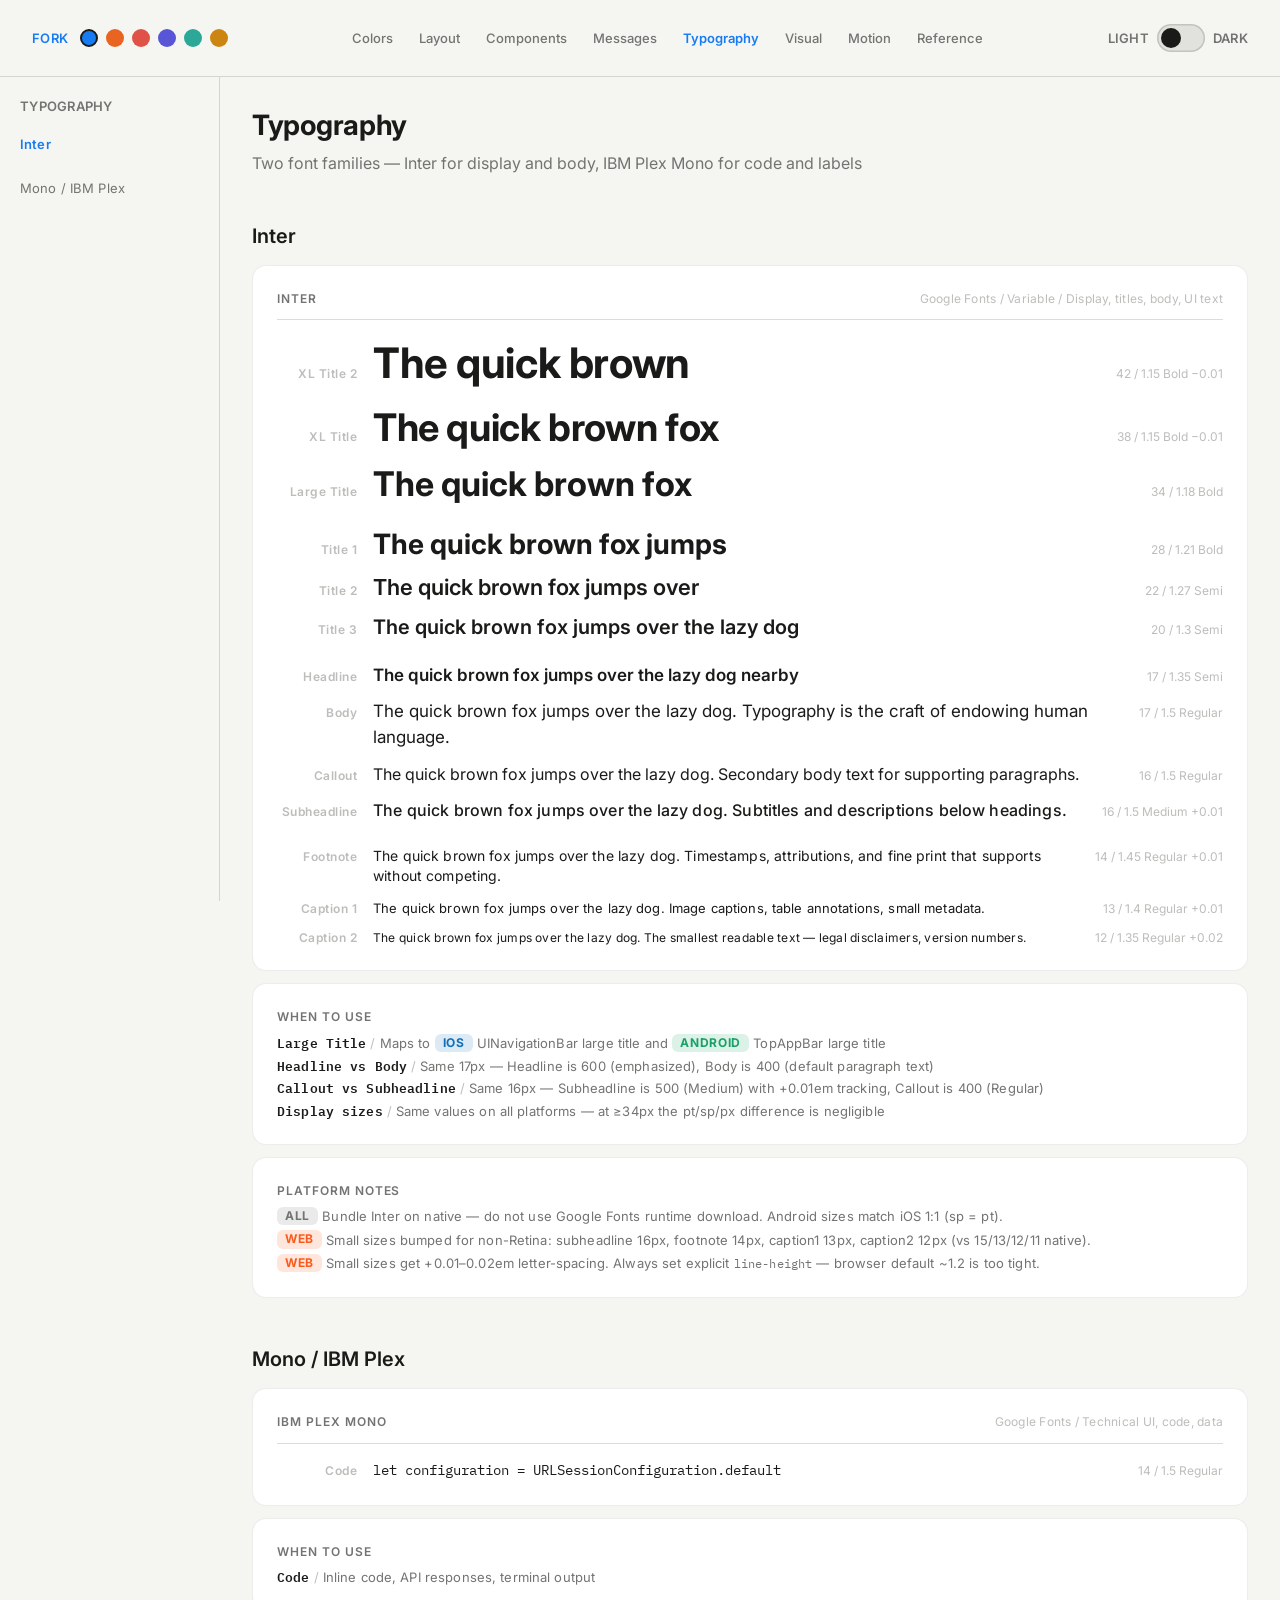
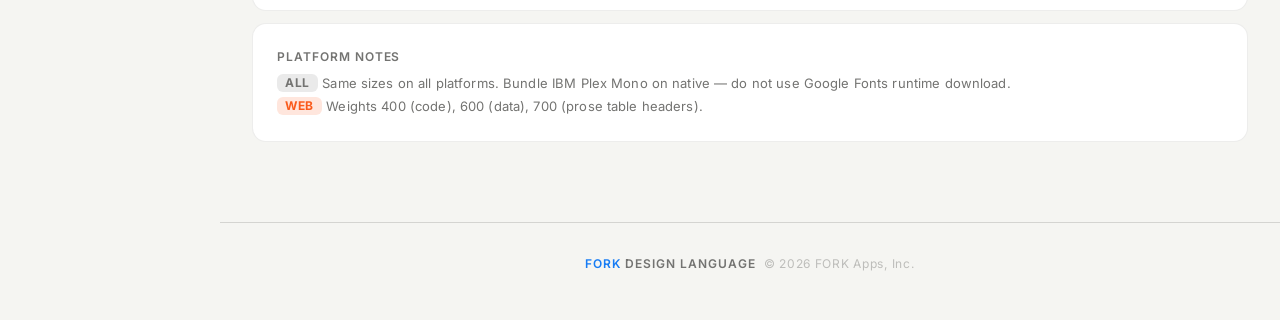
<file: pages/typography.html>
<!DOCTYPE html>
<html lang="en" data-theme="light">
<head>
<meta charset="UTF-8">
<meta name="viewport" content="width=device-width, initial-scale=1.0, viewport-fit=cover">
<title>Typography — FORK Design Language</title>
<meta name="description" content="FORK typography system: Inter display, Inter body, IBM Plex Mono — full type scale with cross-platform specs.">
<meta name="theme-color" content="#F5F5F2" media="(prefers-color-scheme: light)">
<meta name="theme-color" content="#1A1A18" media="(prefers-color-scheme: dark)">
<link href="https://fonts.googleapis.com/css2?family=Inter:ital,wght@0,300..700;1,300..700&family=IBM+Plex+Mono:wght@400;600;700&display=swap" rel="stylesheet">
<link rel="stylesheet" href="../styles.css">
<script>(function(){var t=localStorage.getItem('te-theme');if(!t){t=window.matchMedia('(prefers-color-scheme:dark)').matches?'dark':'light'}document.documentElement.setAttribute('data-theme',t)})()</script>
</head>
<body>

<a href="#main-content" class="skip-link">Skip to content</a>

<div class="header">
  <div class="header-left">
    <a href="../index.html" class="header-title"><span class="header-title-accent">FORK</span></a>
    <div class="tint-picker" id="tint-picker"></div>
  </div>
  <nav class="top-nav" aria-label="Main navigation">
    <a class="top-nav-link" href="colors.html">Colors</a>
    <a class="top-nav-link" href="layout.html">Layout</a>
    <a class="top-nav-link" href="components.html">Components</a>
    <a class="top-nav-link" href="messages.html">Messages</a>
    <a class="top-nav-link active" href="typography.html" aria-current="page">Typography</a>
    <a class="top-nav-link" href="visual-direction.html">Visual</a>
    <a class="top-nav-link" href="motion.html">Motion</a>
    <a class="top-nav-link" href="reference.html">Reference</a>
  </nav>
  <div class="header-controls">
    <button class="toggle" onclick="toggleTheme()" aria-label="Toggle theme">
      <span class="toggle-label">Light</span>
      <div class="toggle-track"></div>
      <span class="toggle-label">Dark</span>
    </button>
  </div>
</div>

<div class="page-layout">

<nav class="sidebar" id="sidebar" aria-label="Page sections">
  <div class="sidebar-group">
    <div class="sidebar-group-label">Typography</div>
    <a class="sidebar-link" href="#type-inter">Inter</a>
    <a class="sidebar-link" href="#type-mono">Mono / IBM Plex</a>
  </div>
</nav>

<div class="page-main">
<main class="container" id="main-content">

<h1 class="page-title">Typography</h1>
<p class="page-subtitle">Two font families — Inter for display and body, IBM Plex Mono for code and labels</p>

  <!-- ════════════════════════════════════════ -->
  <!-- TYPOGRAPHY                                -->
  <!-- ════════════════════════════════════════ -->
  <div class="section" id="type-inter">
    <h2 class="section-title">Inter</h2>
    <div class="type-card">
      <div class="type-card-header">
        <div class="type-card-name">Inter</div>
        <div class="type-card-meta">Google Fonts / Variable / Display, titles, body, UI text</div>
      </div>
      <div class="type-scale">
        <div class="type-group">
          <div class="type-row">
            <div class="type-row-label">XL Title 2</div>
            <div class="type-row-sample type-sample-xlTitle2">The quick brown</div>
            <div class="type-row-size">42 / 1.15 Bold −0.01</div>
          </div>
          <div class="type-row">
            <div class="type-row-label">XL Title</div>
            <div class="type-row-sample type-sample-xlTitle">The quick brown fox</div>
            <div class="type-row-size">38 / 1.15 Bold −0.01</div>
          </div>
          <div class="type-row">
            <div class="type-row-label">Large Title</div>
            <div class="type-row-sample type-sample-largeTitle">The quick brown fox</div>
            <div class="type-row-size">34 / 1.18 Bold</div>
          </div>
        </div>
        <div class="type-group">
          <div class="type-row">
            <div class="type-row-label">Title 1</div>
            <div class="type-row-sample type-sample-title1">The quick brown fox jumps</div>
            <div class="type-row-size">28 / 1.21 Bold</div>
          </div>
          <div class="type-row">
            <div class="type-row-label">Title 2</div>
            <div class="type-row-sample type-sample-title2">The quick brown fox jumps over</div>
            <div class="type-row-size">22 / 1.27 Semi</div>
          </div>
          <div class="type-row">
            <div class="type-row-label">Title 3</div>
            <div class="type-row-sample type-sample-title3">The quick brown fox jumps over the lazy dog</div>
            <div class="type-row-size">20 / 1.3 Semi</div>
          </div>
        </div>
        <div class="type-group">
          <div class="type-row">
            <div class="type-row-label">Headline</div>
            <div class="type-row-sample type-sample-headline">The quick brown fox jumps over the lazy dog nearby</div>
            <div class="type-row-size">17 / 1.35 Semi</div>
          </div>
          <div class="type-row">
            <div class="type-row-label">Body</div>
            <div class="type-row-sample type-sample-body">The quick brown fox jumps over the lazy dog. Typography is the craft of endowing human language.</div>
            <div class="type-row-size">17 / 1.5 Regular</div>
          </div>
          <div class="type-row">
            <div class="type-row-label">Callout</div>
            <div class="type-row-sample type-sample-callout">The quick brown fox jumps over the lazy dog. Secondary body text for supporting paragraphs.</div>
            <div class="type-row-size">16 / 1.5 Regular</div>
          </div>
          <div class="type-row">
            <div class="type-row-label">Subheadline</div>
            <div class="type-row-sample type-sample-subheadline">The quick brown fox jumps over the lazy dog. Subtitles and descriptions below headings.</div>
            <div class="type-row-size">16 / 1.5 Medium +0.01</div>
          </div>
        </div>
        <div class="type-group">
          <div class="type-row">
            <div class="type-row-label">Footnote</div>
            <div class="type-row-sample type-sample-footnote">The quick brown fox jumps over the lazy dog. Timestamps, attributions, and fine print that supports without competing.</div>
            <div class="type-row-size">14 / 1.45 Regular +0.01</div>
          </div>
          <div class="type-row">
            <div class="type-row-label">Caption 1</div>
            <div class="type-row-sample type-sample-caption1">The quick brown fox jumps over the lazy dog. Image captions, table annotations, small metadata.</div>
            <div class="type-row-size">13 / 1.4 Regular +0.01</div>
          </div>
          <div class="type-row">
            <div class="type-row-label">Caption 2</div>
            <div class="type-row-sample type-sample-caption2">The quick brown fox jumps over the lazy dog. The smallest readable text — legal disclaimers, version numbers.</div>
            <div class="type-row-size">12 / 1.35 Regular +0.02</div>
          </div>
        </div>
      </div>

    </div>
    <div class="usage">
      <div class="usage-title">When to use</div>
      <ul class="usage-list">
        <li><span class="token">Large Title</span><span class="dash">/</span>Maps to <span class="tag tag--ios">iOS</span> UINavigationBar large title and <span class="tag tag--android">Android</span> TopAppBar large title</li>
        <li><span class="token">Headline vs Body</span><span class="dash">/</span>Same 17px — Headline is 600 (emphasized), Body is 400 (default paragraph text)</li>
        <li><span class="token">Callout vs Subheadline</span><span class="dash">/</span>Same 16px — Subheadline is 500 (Medium) with +0.01em tracking, Callout is 400 (Regular)</li>
        <li><span class="token">Display sizes</span><span class="dash">/</span>Same values on all platforms — at ≥34px the pt/sp/px difference is negligible</li>
      </ul>
    </div>
    <div class="usage">
      <div class="usage-title">Platform notes</div>
      <ul class="usage-list">
        <li><span class="tag tag--all">All</span> Bundle Inter on native — do not use Google Fonts runtime download. Android sizes match iOS 1:1 (sp = pt).</li>
        <li><span class="tag tag--web">Web</span> Small sizes bumped for non-Retina: subheadline 16px, footnote 14px, caption1 13px, caption2 12px (vs 15/13/12/11 native).</li>
        <li><span class="tag tag--web">Web</span> Small sizes get +0.01–0.02em letter-spacing. Always set explicit <code class="code-inline">line-height</code> — browser default ~1.2 is too tight.</li>
      </ul>
    </div>
  </div>

  <div class="section" id="type-mono">
    <h2 class="section-title">Mono / IBM Plex</h2>
    <div class="type-card">
      <div class="type-card-header">
        <div class="type-card-name">IBM Plex Mono</div>
        <div class="type-card-meta">Google Fonts / Technical UI, code, data</div>
      </div>
      <div class="type-scale">
        <div class="type-row">
          <div class="type-row-label">Code</div>
          <div class="type-row-sample type-sample-code">let configuration = URLSessionConfiguration.default</div>
          <div class="type-row-size">14 / 1.5 Regular</div>
        </div>
      </div>

    </div>
    <div class="usage">
      <div class="usage-title">When to use</div>
      <ul class="usage-list">
        <li><span class="token">Code</span><span class="dash">/</span>Inline code, API responses, terminal output</li>
      </ul>
    </div>
    <div class="usage">
      <div class="usage-title">Platform notes</div>
      <ul class="usage-list">
        <li><span class="tag tag--all">All</span> Same sizes on all platforms. Bundle IBM Plex Mono on native — do not use Google Fonts runtime download.</li>
        <li><span class="tag tag--web">Web</span> Weights 400 (code), 600 (data), 700 (prose table headers).</li>
      </ul>
    </div>
  </div>
</main>

<div class="footer">
  <div class="footer-inner">
    <div class="footer-brand">
      <span class="footer-brand-accent">FORK</span> Design Language
    </div>
    <div class="footer-meta">© 2026 FORK Apps, Inc.</div>
  </div>
</div>
</div> <!-- /page-main -->
</div> <!-- /page-layout -->
<div class="toast" id="toast" aria-hidden="true">Copied</div>
<script src="../scripts.js"></script>
</body>
</html>
</file>
<file: styles.css>
/* ── Reset ── */
*, *::before, *::after { margin: 0; padding: 0; box-sizing: border-box; }

/* ── Skip Link ── */
.skip-link {
  position: absolute;
  top: -100%;
  left: var(--space16);
  padding: var(--space8) var(--space16);
  background: var(--tint);
  color: var(--onLight);
  border-radius: var(--radius6);
  z-index: 200;
  font-family: var(--fontText);
  font-size: var(--typeFootnote);
  font-weight: 600;
  text-decoration: none;
}

.skip-link:focus {
  top: var(--space8);
}

/* ── No Transition (instant theme toggle) ── */
.no-transition,
.no-transition *,
.no-transition *::before,
.no-transition *::after {
  transition-duration: 0s !important;
}
/* Toggle thumb should still animate with spring during theme change */
.no-transition .toggle-track::after {
  transition-duration: 0.4s !important;
}

/* ── Light Theme ── */
:root, [data-theme="light"] {
  /* Backgrounds — Base */
  --systemBackground: #FFFFFF;
  --secondarySystemBackground: #F5F5F2;
  --tertiarySystemBackground: #EAEAE6;

  /* Backgrounds — Elevated */
  --systemBackgroundElevated: #FFFFFF;
  --secondarySystemBackgroundElevated: #F5F5F2;
  --tertiarySystemBackgroundElevated: #EAEAE6;

  /* Backgrounds — Grouped */
  --systemGroupedBackground: #F5F5F2;
  --secondarySystemGroupedBackground: #FFFFFF;
  --tertiarySystemGroupedBackground: #F5F5F2;

  /* Backgrounds — Grouped Elevated */
  --systemGroupedBackgroundElevated: #F5F5F2;
  --secondarySystemGroupedBackgroundElevated: #FFFFFF;
  --tertiarySystemGroupedBackgroundElevated: #F5F5F2;

  /* Labels */
  --label: #1A1A18;
  --secondaryLabel: #737371;
  --tertiaryLabel: #BDBDBA;
  --quaternaryLabel: #D6D6D4;

  /* Fills */
  --systemFill: rgba(26, 26, 24, 0.09);
  --secondarySystemFill: rgba(26, 26, 24, 0.065);
  --tertiarySystemFill: rgba(26, 26, 24, 0.04);
  --quaternarySystemFill: rgba(26, 26, 24, 0.02);

  /* Separators */
  --separator: rgba(26, 26, 24, 0.15);
  --opaqueSeparator: #D4D4D0;

  /* System Colors */
  --systemRed: #CE2021;
  --systemOrange: #FA5B1C;
  --systemYellow: #E5AC00;
  --systemGreen: #1AA167;
  --systemBlue: #1270B8;
  --systemPink: #FF106A;
  --systemGray: #8E8E8C;
  --systemGray2: #AEAEAC;
  --systemGray3: #C7C7C4;
  --systemGray4: #D1D1CE;
  --systemGray5: #E0E0DC;
  --systemGray6: #F0F0EC;

  /* On-Colors (text on filled backgrounds) */
  --onLight: #FFFFFF;
  --onDark: #1A1A18;

  /* Tint */
  --tint: #177CF4;

  /* Tint Alternatives */
  --tintOrange: #E86420;
  --tintCoral: #E05248;
  --tintIndigo: #5856D6;
  --tintTeal: #2CA898;
  --tintAmber: #CC8510;
  --tintCobalt: #1868D8;

  /* Semantic */
  --link: #1270B8;
  --destructive: #CE2021;
  --success: #1AA167;
  --warning: #E5AC00;
  --disabled: #C7C7C4;
  --disabledLabel: #AEAEAC;
  --selection: rgba(232, 100, 32, 0.14);
  --badge: #CE2021;
  --skeleton: rgba(26, 26, 24, 0.06);

  /* Shadows — soft, diffuse */
  --shadowSmall: 0 1px 4px rgba(26, 26, 24, 0.03), 0 1px 2px rgba(26, 26, 24, 0.02);
  --shadowMedium: 0 4px 16px rgba(26, 26, 24, 0.04), 0 2px 4px rgba(26, 26, 24, 0.02);
  --shadowLarge: 0 12px 48px rgba(26, 26, 24, 0.06), 0 4px 12px rgba(26, 26, 24, 0.02);

  /* Dot Pattern */
  --dotIdle: rgba(26, 26, 24, 0.05);
  --dotTap: rgba(26, 26, 24, 0.17);
  --dotField: rgba(26, 26, 24, 0.30);

  /* ANSI terminal palette (theme-stable) */
  --ansiBlack: #1A1A18;
  --ansiWhite: #C7C7C4;

  /* Spacing */
  --space2: 2px;
  --space4: 4px;
  --space8: 8px;
  --space12: 12px;
  --space16: 16px;
  --space24: 24px;
  --space32: 32px;
  --space48: 48px;
  --space64: 64px;

  /* Radius — use with cornerCurve: continuous */
  --radius6: 6px;
  --radius10: 10px;
  --radius12: 12px;
  --radius14: 14px;
  --radius20: 20px;
  --radius24: 24px;
  --radiusFull: 9999px;

  /* Chat — bubble geometry */
  --chatBubbleRadius: 18px;
  --chatTailRadius: 6px;
  --chatCapsuleRadius: 24px;

  /* Chat — outgoing bubble = tint. Changes when user swaps tint preset. */
  --chatBubbleUserBackground: var(--tint);
  --chatBubbleUserText: #FFFFFF;

  /* Border — softer than separator, for card/component outlines */
  --border: rgba(26, 26, 24, 0.08);

  /* Motion — timing functions */
  --easeFluent: cubic-bezier(0.2, 0, 0, 1);
  --easeSpring: cubic-bezier(0.34, 1.56, 0.64, 1);
  --easeStandard: cubic-bezier(0.4, 0, 0.2, 1);

  /* Typography — font families */
  --fontText: 'Inter', sans-serif;
  --fontMono: 'IBM Plex Mono', monospace;

  /* Typography Scale — sizes (single source of truth for the type scale) */
  --typeXlTitle2: 42px;
  --typeXlTitle: 38px;
  --typeLargeTitle: 34px;
  --typeTitle1: 28px;
  --typeTitle2: 22px;
  --typeTitle3: 20px;
  --typeHeadline: 17px;
  --typeBody: 17px;
  --typeCallout: 16px;
  --typeSubheadline: 16px;
  --typeFootnote: 14px;
  --typeCaption1: 13px;
  --typeCaption2: 12px;
  --typeCode: 14px;

  /* Text shadow — for light text on colored fills */
  --textShadowOnFill: 0 1px 3px rgba(26, 26, 24, 0.3);

  /* Glass — specular highlight (white light source) */
  --glassSpecular: rgba(255, 255, 255, 0.25);
  --glassSpecularEdge: rgba(255, 255, 255, 0.05);
  --glassHighlight: rgba(255, 255, 255, 0.5);
  --glassShadow: rgba(26, 26, 24, 0.06);

  /* Glass card surfaces — liquid glass tier */
  --glassCardBg: rgba(255, 255, 255, 0.45);
  --glassCardBorder: rgba(255, 255, 255, 0.35);

  /* Glass card surfaces — frosted fallback tier */
  --glassFrostedBg: rgba(255, 255, 255, 0.28);
  --glassFrostedBorder: rgba(255, 255, 255, 0.2);

  /* Layout */
  --containerMaxWidth: 1120px;
  --headerHeight: 76px;

  /* Dot grid */
  --dotGridSize: 21px;
  --dotGridOffset: 10.5px;
  --dotRadius: 1.5px;

}

/* ── Dark Theme ── */
[data-theme="dark"] {
  /* Backgrounds — Base */
  --systemBackground: #1A1A18;
  --secondarySystemBackground: #252524;
  --tertiarySystemBackground: #323230;

  /* Backgrounds — Elevated */
  --systemBackgroundElevated: #252524;
  --secondarySystemBackgroundElevated: #323230;
  --tertiarySystemBackgroundElevated: #3E3E3C;

  /* Backgrounds — Grouped */
  --systemGroupedBackground: #141412;
  --secondarySystemGroupedBackground: #1A1A18;
  --tertiarySystemGroupedBackground: #252524;

  /* Backgrounds — Grouped Elevated */
  --systemGroupedBackgroundElevated: #1A1A18;
  --secondarySystemGroupedBackgroundElevated: #252524;
  --tertiarySystemGroupedBackgroundElevated: #323230;

  /* Labels */
  --label: #F5F5F2;
  --secondaryLabel: #9E9E9C;
  --tertiaryLabel: #545452;
  --quaternaryLabel: #3E3E3C;

  /* Fills */
  --systemFill: rgba(245, 245, 242, 0.11);
  --secondarySystemFill: rgba(245, 245, 242, 0.08);
  --tertiarySystemFill: rgba(245, 245, 242, 0.05);
  --quaternarySystemFill: rgba(245, 245, 242, 0.03);

  /* Separators */
  --separator: rgba(245, 245, 242, 0.15);
  --opaqueSeparator: #3E3E3C;

  /* System Colors */
  --systemRed: #E84142;
  --systemOrange: #FF6D33;
  --systemYellow: #FFD03A;
  --systemGreen: #22C07A;
  --systemBlue: #1A8DE0;
  --systemPink: #FF3380;
  --systemGray: #9E9E9C;
  --systemGray2: #7C7C7A;
  --systemGray3: #5A5A58;
  --systemGray4: #484846;
  --systemGray5: #3A3A38;
  --systemGray6: #282826;

  /* On-Colors (text on filled backgrounds) — invariant across themes */
  --onLight: #FFFFFF;
  --onDark: #1A1A18;

  /* Tint */
  --tint: #177CF4;

  /* Tint Alternatives */
  --tintOrange: #F07030;
  --tintCoral: #F06060;
  --tintIndigo: #7B79FF;
  --tintTeal: #38C8B8;
  --tintAmber: #E8A028;
  --tintCobalt: #4890FF;

  /* Semantic */
  --link: #1A8DE0;
  --destructive: #E84142;
  --success: #22C07A;
  --warning: #FFD03A;
  --disabled: #484846;
  --disabledLabel: #5A5A58;
  --selection: rgba(240, 112, 48, 0.18);
  --badge: #E84142;
  --skeleton: rgba(245, 245, 242, 0.06);

  /* Shadows — warm base, higher opacity for dark surfaces */
  --shadowSmall: 0 1px 4px rgba(20, 20, 18, 0.16), 0 1px 2px rgba(20, 20, 18, 0.10);
  --shadowMedium: 0 4px 16px rgba(20, 20, 18, 0.22), 0 2px 4px rgba(20, 20, 18, 0.10);
  --shadowLarge: 0 12px 48px rgba(20, 20, 18, 0.28), 0 4px 12px rgba(20, 20, 18, 0.10);

  /* Dot Pattern */
  --dotIdle: rgba(245, 245, 242, 0.02);
  --dotTap: rgba(245, 245, 242, 0.10);
  --dotField: rgba(245, 245, 242, 0.18);

  /* ANSI terminal palette (theme-stable) */
  --ansiBlack: #545452;
  --ansiWhite: #C7C7C4;

  /* Border */
  --border: rgba(245, 245, 242, 0.08);

  /* Chat — outgoing bubble = tint. */
  --chatBubbleUserBackground: var(--tint);
  --chatBubbleUserText: #FFFFFF;

  /* Glass — specular highlight */
  --glassSpecular: rgba(255, 255, 255, 0.08);
  --glassSpecularEdge: rgba(255, 255, 255, 0.02);
  --glassHighlight: rgba(255, 255, 255, 0.06);
  --glassShadow: rgba(20, 20, 18, 0.3);

  /* Text shadow — for light text on colored fills (dark mode: higher opacity) */
  --textShadowOnFill: 0 1px 3px rgba(20, 20, 18, 0.45);

  /* Glass card surfaces — liquid glass tier */
  --glassCardBg: rgba(255, 255, 255, 0.06);
  --glassCardBorder: rgba(255, 255, 255, 0.08);

  /* Glass card surfaces — frosted fallback tier */
  --glassFrostedBg: rgba(255, 255, 255, 0.04);
  --glassFrostedBorder: rgba(255, 255, 255, 0.06);

}

/* ── Typography Utilities ── */
/* Reusable type scale classes — use in HTML to apply scale steps directly */
.text-overline {
  font-family: var(--fontText);
  font-size: var(--typeCaption2);
  font-weight: 600;
  letter-spacing: 0.08em;
  text-transform: uppercase;
  line-height: 1.2;
}

/* ── Tag ── */
.tag {
  display: inline-flex;
  align-items: center;
  font-family: var(--fontText);
  font-size: var(--typeCaption2);
  font-weight: 700;
  letter-spacing: 0.06em;
  text-transform: uppercase;
  padding: var(--space2) var(--space8);
  border-radius: var(--radius6);
  vertical-align: baseline;
  position: relative;
  top: -0.1em;
  line-height: 1.2;
  white-space: nowrap;
}

/* Filled — semantic color variants (tinted fill + colored text for contrast) */
.tag--ios { background: color-mix(in srgb, var(--systemBlue) 15%, transparent); color: var(--systemBlue); }
.tag--android { background: color-mix(in srgb, var(--systemGreen) 15%, transparent); color: var(--systemGreen); }
.tag--web { background: color-mix(in srgb, var(--systemOrange) 15%, transparent); color: var(--systemOrange); }
.tag--all { background: var(--systemFill); color: var(--secondaryLabel); }
.tag--tint { background: var(--tint); color: var(--onLight); }
.tag--destructive { background: var(--destructive); color: var(--onLight); }

/* Subtle — fill background, no bold color */
.tag--fill { background: var(--systemFill); color: var(--secondaryLabel); }

/* Outline — border only */
.tag--outline { background: transparent; color: var(--secondaryLabel); border: 1px solid var(--separator); }

/* ── Typography ── */
body {
  font-family: var(--fontText);
  font-size: var(--typeFootnote); /* UI chrome at footnote size; content uses body token (17px) via .prose */
  line-height: 1.45;
  background: var(--systemGroupedBackground);
  color: var(--label);
  -webkit-font-smoothing: antialiased;
}

/* ── Header ── */
.header {
  position: sticky;
  top: 0;
  z-index: 100;
  display: flex;
  align-items: center;
  justify-content: space-between;
  gap: var(--space16);
  padding: var(--space16) max(var(--space32), env(safe-area-inset-right)) var(--space16) max(var(--space32), env(safe-area-inset-left));
  padding-top: max(var(--space16), env(safe-area-inset-top));
  /* Opaque surface — chrome is quiet, content is loud */
  background: var(--systemGroupedBackground);
  border-bottom: 1px solid var(--separator);
  transition: background 0.25s var(--easeFluent), border-color 0.25s var(--easeFluent);
}

.header-left {
  display: flex;
  align-items: center;
  gap: var(--space12);
  flex-shrink: 0;
}

.header-title {
  font-family: var(--fontText);
  font-size: var(--typeCaption1);
  font-weight: 600;
  letter-spacing: 0.02em;
  text-transform: uppercase;
  color: var(--label);
  text-decoration: none;
  flex-shrink: 0;
}

.header-title-accent {
  color: var(--tint);
}

a.header-title:hover {
  color: var(--label);
}

/* ── Top Navigation ── */
.top-nav {
  display: flex;
  align-items: center;
  gap: var(--space2);
}

.top-nav-link {
  font-family: var(--fontText);
  font-size: var(--typeCaption1);
  font-weight: 500;
  color: var(--secondaryLabel);
  text-decoration: none;
  padding: var(--space12) var(--space12);
  min-height: 44px;
  display: inline-flex;
  align-items: center;
  border-radius: var(--radiusFull);
  transition: color 0.18s var(--easeStandard), background 0.18s var(--easeStandard);
  white-space: nowrap;
}

.top-nav-link:hover {
  color: var(--label);
  background: var(--systemFill);
}

.top-nav-link.active {
  color: var(--tint);
  font-weight: 600;
}

.header-controls {
  display: flex;
  align-items: center;
  gap: var(--space16);
  flex-shrink: 0;
}

/* ── Theme Toggle ── */
.toggle {
  display: flex;
  align-items: center;
  gap: var(--space8);
  font-family: var(--fontText);
  font-size: var(--typeCaption1);
  font-weight: 600;
  letter-spacing: 0.02em;
  text-transform: uppercase;
  color: var(--secondaryLabel);
  cursor: pointer;
  user-select: none;
  background: none;
  border: none;
  padding: var(--space8) 0;
  min-height: 44px;
}

.toggle:focus-visible {
  outline: none;
  box-shadow: 0 0 0 3px color-mix(in srgb, var(--systemBlue) 21%, transparent);
  border-radius: var(--radius6);
}

.toggle-track {
  position: relative;
  width: 48px;
  height: 28px;
  background: var(--systemFill);
  border-radius: var(--radiusFull);
  border: none;
  box-shadow: inset 0 0 0 1.5px var(--separator);
  transition: background 0.25s var(--easeFluent), box-shadow 0.25s var(--easeFluent);
}

.toggle-track::after {
  content: "";
  position: absolute;
  top: 4px;
  left: 4px;
  width: 20px;
  height: 20px;
  background: var(--label);
  border-radius: 50%;
  transition: transform 0.4s var(--easeSpring);
}

[data-theme="dark"] .toggle-track {
  background: var(--tint);
  box-shadow: none;
}

[data-theme="dark"] .toggle-track::after {
  transform: translateX(20px);
  background: var(--onLight);
}

/* ── Tint Picker ── */
.tint-picker {
  display: flex;
  align-items: center;
  gap: var(--space8);
}

.tint-dot {
  width: 18px;
  height: 18px;
  border-radius: 50%;
  border: 2px solid transparent;
  cursor: pointer;
  transition: border-color 0.18s var(--easeStandard), transform 0.18s var(--easeStandard);
  position: relative;
  /* 44px min tap target via invisible hit area */
  padding: 0;
}

.tint-dot::before {
  content: "";
  position: absolute;
  top: 50%;
  left: 50%;
  width: 44px;
  height: 44px;
  transform: translate(-50%, -50%);
}

.tint-dot:hover { transform: scale(1.15); }
.tint-dot:focus-visible { outline: none; box-shadow: 0 0 0 3px color-mix(in srgb, var(--systemBlue) 21%, transparent); }
.tint-dot.active { border-color: var(--label); }

/* ── Layout ── */
.page-layout {
  display: flex;
  min-height: 100vh;
}

.page-main {
  flex: 1;
  display: flex;
  flex-direction: column;
  min-width: 0;
}

.sidebar {
  position: sticky;
  top: var(--headerHeight);
  align-self: flex-start;
  width: 220px;
  min-width: 220px;
  height: calc(100vh - var(--headerHeight));
  overflow-y: auto;
  padding: var(--space16) var(--space12) var(--space32) var(--space12);
  border-right: 1px solid var(--separator);
  background: var(--systemGroupedBackground);
  transition: background 0.25s var(--easeFluent), border-color 0.25s var(--easeFluent);
  scrollbar-width: none;
  -ms-overflow-style: none;
}

.sidebar::-webkit-scrollbar { display: none; }

.sidebar-group {
  margin-bottom: var(--space16);
}

.sidebar-group-label {
  font-family: var(--fontText);
  font-size: var(--typeCaption1);
  font-weight: 600;
  letter-spacing: 0.02em;
  text-transform: uppercase;
  color: var(--secondaryLabel);
  padding: var(--space4) var(--space8);
  margin-bottom: var(--space2);
}

.sidebar-link {
  display: flex;
  align-items: center;
  font-family: var(--fontText);
  font-size: var(--typeCaption1);
  font-weight: 400;
  color: var(--secondaryLabel);
  text-decoration: none;
  padding: var(--space8) var(--space8);
  min-height: 44px;
  border-radius: var(--radius6);
  transition: color 0.18s var(--easeStandard), background 0.18s var(--easeStandard);
  line-height: 1.4;
  letter-spacing: 0.01em;
}

.sidebar-link:hover {
  color: var(--label);
  background: var(--systemFill);
}

.sidebar-link.active {
  color: var(--tint);
  font-weight: 600;
}

.sidebar-link--nested {
  padding-left: var(--space24);
  font-size: var(--typeCaption2);
  min-height: 44px;
}

.container {
  flex: 1;
  max-width: var(--containerMaxWidth);
  margin: 0 auto;
  padding: var(--space32);
  min-width: 0;
  width: 100%;
}

.section {
  margin-bottom: var(--space48);
  scroll-margin-top: calc(var(--headerHeight) + var(--space16));
}

/* Rule section — tinted border for immutable design rules (e.g. message anatomy) */
.section--rule {
  border: 2px solid var(--tint);
  border-radius: var(--radius14);
  padding: var(--space24);
}

.page-title {
  font-family: var(--fontText);
  font-size: var(--typeTitle1);
  font-weight: 700;
  color: var(--label);
  line-height: 1.21;
  letter-spacing: -0.01em;
  margin-bottom: var(--space8);
}

.page-subtitle {
  font-family: var(--fontText);
  font-size: var(--typeSubheadline);
  color: var(--secondaryLabel);
  line-height: 1.5;
  margin-bottom: var(--space48);
}

.section-title {
  font-family: var(--fontText);
  font-size: var(--typeTitle3);
  font-weight: 600;
  line-height: 1.3;
  letter-spacing: 0;
  text-transform: none;
  color: var(--label);
  margin-bottom: var(--space16);
}

.section-desc {
  color: var(--secondaryLabel);
  font-size: var(--typeFootnote);
  margin-bottom: var(--space16);
}

@media (max-width: 900px) {
  .sidebar { display: none; }
  .header {
    flex-wrap: wrap;
    padding: max(var(--space12), env(safe-area-inset-top)) max(var(--space16), env(safe-area-inset-right)) var(--space12) max(var(--space16), env(safe-area-inset-left));
    gap: var(--space8);
  }
  /* Header wraps at mobile — extra scroll-margin to account for taller nav */
  .section {
    scroll-margin-top: calc(var(--headerHeight) + var(--space48));
  }
  .top-nav {
    order: 3;
    width: 100%;
    overflow-x: auto;
    -webkit-overflow-scrolling: touch;
    scrollbar-width: none;
    gap: var(--space2);
    padding-top: var(--space4);
    mask-image: linear-gradient(to right, black calc(100% - 32px), transparent);
    -webkit-mask-image: linear-gradient(to right, black calc(100% - 32px), transparent);
  }
  .top-nav::-webkit-scrollbar { display: none; }
  .container {
    padding: var(--space24) max(var(--space16), env(safe-area-inset-right)) var(--space24) max(var(--space16), env(safe-area-inset-left));
  }
  .landing-hero {
    min-height: calc(70vh - 60px);
    min-height: calc(70dvh - 60px);
  }
  .landing-title {
    font-size: clamp(36px, 12vw, 64px);
  }
  .landing-container {
    padding: 0 max(var(--space16), env(safe-area-inset-right)) var(--space32) max(var(--space16), env(safe-area-inset-left));
  }
}

@media (max-width: 720px) {
  .section {
    margin-bottom: var(--space32);
  }
  .page-subtitle {
    margin-bottom: var(--space32);
  }
}

/* ── Card ── */
.card {
  background: var(--secondarySystemGroupedBackground);
  border: 1px solid var(--border);
  border-radius: var(--radius14);
  overflow: hidden;
  box-shadow: var(--shadowSmall);
  transition: background 0.25s var(--easeFluent), border-color 0.25s var(--easeFluent), box-shadow 0.25s var(--easeFluent);
}

.card + .card {
  margin-top: var(--space12);
}
.card-grid .card + .card {
  margin-top: 0;
}

/* ── Swatch Row ── */
.swatch-row {
  display: flex;
  align-items: center;
  padding: 0 var(--space24);
  height: 56px;
  border-bottom: 1px solid var(--separator);
  transition: background 0.18s var(--easeStandard);
  cursor: pointer;
}

.swatch-row:last-child {
  border-bottom: none;
}

.swatch-row:focus-visible {
  outline: none;
  box-shadow: inset 0 0 0 2px color-mix(in srgb, var(--systemBlue) 21%, transparent);
}

.swatch-row:hover {
  background: var(--quaternarySystemFill);
}

.swatch-color {
  width: 32px;
  height: 32px;
  border-radius: var(--radius10);
  flex-shrink: 0;
  border: 1px solid var(--border);
  position: relative;
  cursor: pointer;
  transition: transform 0.18s var(--easeStandard);
}

.swatch-color:hover {
  transform: scale(1.1);
}

.swatch-color.checkerboard {
  background-image:
    linear-gradient(45deg, var(--systemGray3) 25%, transparent 25%),
    linear-gradient(-45deg, var(--systemGray3) 25%, transparent 25%),
    linear-gradient(45deg, transparent 75%, var(--systemGray3) 75%),
    linear-gradient(-45deg, transparent 75%, var(--systemGray3) 75%);
  background-size: 8px 8px;
  background-position: 0 0, 0 4px, 4px -4px, -4px 0px;
}

.swatch-color .inner {
  position: absolute;
  inset: 0;
  border-radius: var(--radius10);
}

.swatch-info {
  flex: 1;
  margin-left: var(--space16);
  display: flex;
  align-items: baseline;
  gap: var(--space8);
}

.swatch-name {
  font-family: var(--fontMono);
  font-size: var(--typeCaption1);
  font-weight: 600;
  color: var(--label);
  white-space: nowrap;
}

.swatch-value {
  font-family: var(--fontMono);
  font-size: var(--typeCaption2);
  color: var(--secondaryLabel);
  margin-left: auto;
  white-space: nowrap;
  cursor: pointer;
  padding: var(--space2) var(--space4);
  border-radius: var(--radius6);
  transition: background 0.18s var(--easeStandard), color 0.18s var(--easeStandard);
}

.swatch-value:hover {
  background: var(--systemFill);
  color: var(--secondaryLabel);
}

.swatch-value.copied {
  background: var(--tint);
  color: var(--onLight);
}

/* ── Background Context Cards ── */
.context-grid {
  display: grid;
  grid-template-columns: repeat(2, 1fr);
  gap: var(--space12);
}

@media (max-width: 720px) {
  .context-grid {
    grid-template-columns: 1fr;
  }
}

.context-card {
  border-radius: var(--radius14);
  border: 1px solid var(--border);
  overflow: hidden;
  transition: border-color 0.25s var(--easeFluent);
}

.context-label {
  font-family: var(--fontText);
  font-size: var(--typeCaption2);
  font-weight: 600;
  letter-spacing: 0.08em;
  text-transform: uppercase;
  padding: var(--space12) var(--space16) var(--space8);
  color: var(--secondaryLabel);
}

.context-layer {
  margin: 0 var(--space12) var(--space12);
  border-radius: var(--radius14);
  padding: var(--space12);
  transition: background 0.25s var(--easeFluent);
}

.context-layer .context-layer {
  margin: var(--space8) 0 0;
  border-radius: var(--radius10);
  padding: var(--space12);
}

.context-layer .context-layer .context-layer {
  margin: var(--space8) 0 0;
  border-radius: var(--radius6);
  padding: var(--space12);
}

.layer-label {
  font-size: var(--typeCaption2);
  font-weight: 600;
  color: var(--secondaryLabel);
  letter-spacing: 0.01em;
  margin-bottom: var(--space2);
}

.layer-token {
  font-family: var(--fontMono);
  font-size: var(--typeCaption2);
  color: var(--tertiaryLabel);
}

/* ── Separator Preview ── */
.separator-preview {
  padding: var(--space24);
}

.sep-line {
  height: 0;
  border: none;
  border-top-width: 1px;
  border-top-style: solid;
  margin: var(--space12) 0;
}

.sep-label {
  font-size: var(--typeCaption2);
  color: var(--tertiaryLabel);
  letter-spacing: 0.01em;
  margin-bottom: var(--space4);
}

/* ── Label Preview ── */
.label-preview {
  padding: var(--space24);
  display: flex;
  flex-direction: column;
  gap: var(--space8);
}

.label-sample {
  display: flex;
  justify-content: space-between;
  align-items: baseline;
}

.label-sample-text {
  font-size: var(--typeFootnote);
  font-weight: 500;
}

.label-sample-name {
  font-family: var(--fontText);
  font-size: var(--typeCaption2);
  color: var(--tertiaryLabel);
}

/* ── System Colors Grid ── */
.color-grid {
  display: grid;
  grid-template-columns: repeat(auto-fill, minmax(140px, 1fr));
  gap: var(--space8);
  padding: var(--space16);
}

.color-chip {
  height: 72px;
  border-radius: var(--radius10);
  display: flex;
  flex-direction: column;
  justify-content: flex-end;
  padding: var(--space12);
  cursor: pointer;
  transition: transform 0.18s var(--easeStandard), box-shadow 0.25s var(--easeFluent);
  position: relative;
  overflow: hidden;
}

.color-chip:hover {
  transform: translateY(-2px);
  box-shadow: var(--shadowMedium);
}

.color-chip:focus-visible {
  outline: none;
  box-shadow: inset 0 0 0 2px color-mix(in srgb, var(--systemBlue) 21%, transparent);
}

.color-chip:active {
  transform: scale(0.96);
}

.color-chip-name {
  font-family: var(--fontMono);
  font-size: var(--typeCaption2);
  font-weight: 700;
  color: var(--onLight);
  text-shadow: var(--textShadowOnFill);
}

.color-chip-hex {
  font-family: var(--fontMono);
  font-size: var(--typeCaption2);
  color: color-mix(in srgb, var(--onLight) 75%, transparent);
  text-shadow: var(--textShadowOnFill);
}

/* Light-background chips (Yellow, Amber, light grays) need dark text for contrast */
.color-chip--light-bg .color-chip-name,
.color-chip--light-bg .color-chip-hex {
  color: var(--onDark);
  text-shadow: none;
}
.color-chip--light-bg .color-chip-hex {
  color: color-mix(in srgb, var(--onDark) 65%, transparent);
}

/* ── Gray Scale ── */
.gray-labels {
  display: flex;
  justify-content: space-between;
  font-family: var(--fontText);
  font-size: var(--typeCaption2);
  color: var(--tertiaryLabel);
  padding: var(--space16) var(--space16) var(--space8);
}

.gray-labels span {
  padding: 0 var(--space4);
}

.gray-strip {
  display: flex;
  border-radius: var(--radius10);
  overflow: hidden;
  margin: 0 var(--space16) var(--space16);
  height: 48px;
}

.gray-strip-cell {
  flex: 1;
  display: flex;
  align-items: center;
  justify-content: center;
  font-family: var(--fontText);
  font-size: var(--typeCaption2);
  font-weight: 600;
  transition: flex 0.25s var(--easeFluent);
  cursor: pointer;
  position: relative;
}

.gray-strip-cell:focus-visible {
  outline: none;
  box-shadow: inset 0 0 0 2px color-mix(in srgb, var(--systemBlue) 21%, transparent);
}

.gray-strip-cell:hover {
  flex: 1.5;
}

.gray-strip-cell span {
  opacity: 0;
  transition: opacity 0.18s var(--easeStandard);
  color: var(--label);
  mix-blend-mode: difference;
}

.gray-strip-cell:hover span {
  opacity: 1;
}

/* ── Fill Preview ── */
.fills-contexts {
  display: grid;
  grid-template-columns: repeat(2, 1fr);
  gap: var(--space12);
}

@media (max-width: 720px) {
  .fills-contexts {
    grid-template-columns: 1fr;
  }
}

.fills-context-card {
  border-radius: var(--radius14);
  border: 1px solid var(--border);
  padding: var(--space16);
  transition: background 0.25s var(--easeFluent), border-color 0.25s var(--easeFluent);
}

.fills-context-label {
  font-family: var(--fontText);
  font-size: var(--typeCaption2);
  font-weight: 600;
  letter-spacing: 0.08em;
  text-transform: uppercase;
  color: var(--secondaryLabel);
  margin-bottom: var(--space12);
}

.fill-grid {
  display: grid;
  grid-template-columns: repeat(2, 1fr);
  gap: var(--space4);
}

.fill-chip {
  height: 52px;
  border-radius: var(--radius10);
  display: flex;
  flex-direction: column;
  justify-content: flex-end;
  padding: var(--space8) var(--space12);
  border: 1px solid var(--border);
}

.fill-chip-name {
  font-family: var(--fontMono);
  font-size: var(--typeCaption2);
  font-weight: 600;
  color: var(--secondaryLabel);
}

/* ── Toast ── */
.toast {
  position: fixed;
  bottom: var(--space24);
  left: 50%;
  transform: translateX(-50%) translateY(80px);
  background: var(--label);
  color: var(--systemBackground);
  font-family: var(--fontText);
  font-size: var(--typeCaption2);
  font-weight: 600;
  letter-spacing: 0.04em;
  padding: var(--space8) var(--space16);
  border-radius: var(--radius10);
  pointer-events: none;
  opacity: 0;
  transition: transform 0.25s var(--easeSpring), opacity 0.25s var(--easeFluent);
  z-index: 999;
}

.toast.show {
  transform: translateX(-50%) translateY(0);
  opacity: 1;
}

/* ── Usage Hints ── */
.usage {
  margin-top: var(--space12);
  padding: var(--space24);
  background: var(--secondarySystemGroupedBackground);
  border: 1px solid var(--border);
  border-radius: var(--radius14);
  transition: background 0.25s var(--easeFluent), border-color 0.25s var(--easeFluent);
}

.usage-title {
  font-family: var(--fontText);
  font-size: var(--typeCaption2);
  font-weight: 600;
  letter-spacing: 0.08em;
  text-transform: uppercase;
  color: var(--secondaryLabel);
  margin-bottom: var(--space8);
}

.usage-list {
  list-style: none;
  display: flex;
  flex-direction: column;
  gap: var(--space4);
}

.usage-list li {
  font-family: var(--fontText);
  font-size: var(--typeCaption1);
  line-height: 1.4;
  letter-spacing: 0.01em;
  color: var(--secondaryLabel);
}

.usage-list .token {
  font-family: var(--fontMono);
  font-weight: 600;
  color: var(--label);
}

.usage-list .dash {
  color: var(--tertiaryLabel);
  margin: 0 var(--space4);
}

/* ── Typography ── */
.type-section {
  margin-top: var(--space12);
}

.type-card {
  background: var(--secondarySystemGroupedBackground);
  border: 1px solid var(--border);
  border-radius: var(--radius14);
  padding: var(--space24);
  transition: background 0.25s var(--easeFluent), border-color 0.25s var(--easeFluent);
}

.type-card + .type-card {
  margin-top: var(--space12);
}

.type-card-header {
  display: flex;
  align-items: baseline;
  justify-content: space-between;
  margin-bottom: var(--space16);
  padding-bottom: var(--space12);
  border-bottom: 1px solid var(--separator);
}

.type-card-name {
  font-family: var(--fontText);
  font-size: var(--typeCaption2);
  font-weight: 600;
  letter-spacing: 0.08em;
  text-transform: uppercase;
  color: var(--secondaryLabel);
}

.type-card-meta {
  font-family: var(--fontText);
  font-size: var(--typeCaption2);
  color: var(--tertiaryLabel);
  letter-spacing: 0.02em;
}

.type-scale {
  display: flex;
  flex-direction: column;
  gap: var(--space24);
}

.type-group {
  display: flex;
  flex-direction: column;
  gap: var(--space12);
}

.type-row {
  display: flex;
  align-items: baseline;
  gap: var(--space16);
}

.type-row-label {
  flex-shrink: 0;
  width: 80px;
  font-size: var(--typeCaption2);
  font-weight: 600;
  letter-spacing: 0.04em;
  color: var(--tertiaryLabel);
  text-align: right;
  font-family: var(--fontText);
}

.type-row-sample {
  flex: 1;
  color: var(--label);
  min-width: 0;
}

.type-row-size {
  flex-shrink: 0;
  font-size: var(--typeCaption2);
  color: var(--tertiaryLabel);
  font-family: var(--fontText);
}

.type-table-scroll {
  overflow-x: auto;
  -webkit-overflow-scrolling: touch;
  margin-top: var(--space16);
}

@media (max-width: 720px) {
  .type-card-header {
    flex-wrap: wrap;
    gap: var(--space4);
  }
  .type-row {
    display: grid;
    grid-template-columns: 1fr auto;
    gap: var(--space4) var(--space8);
  }
  .type-row-label {
    width: auto;
    text-align: left;
  }
  .type-row-sample {
    grid-column: 1 / -1;
  }
}

/* ── Markdown Prose ── */
.prose {
  font-family: var(--fontText);
  font-size: var(--typeBody);
  line-height: 1.5;
  color: var(--label);
  background: var(--secondarySystemGroupedBackground);
  border: 1px solid var(--border);
  border-radius: var(--radius14);
  padding: var(--space32);
  transition: background 0.25s var(--easeFluent), border-color 0.25s var(--easeFluent);
}

.prose h1, .prose h2, .prose h3, .prose h4 {
  font-family: var(--fontText);
  color: var(--label);
  margin: 0;
}

.prose > :first-child { margin-top: 0; }

.prose h1 {
  font-size: var(--typeLargeTitle);
  font-weight: 700;
  line-height: 1.18;
  margin-top: 1em;
}

.prose h2 {
  font-size: var(--typeTitle2);
  font-weight: 600;
  line-height: 1.27;
  margin-top: 1em;
  padding-bottom: 0.3em;
  border-bottom: 1px solid var(--separator);
}

.prose h3 {
  font-size: var(--typeTitle3);
  font-weight: 600;
  line-height: 1.3;
  margin-top: 0.75em;
}

.prose h4 {
  font-size: var(--typeHeadline);
  font-weight: 600;
  line-height: 1.35;
  margin-top: 0.75em;
}

.prose p {
  margin-top: 0.5em;
}

.prose strong {
  font-weight: 600;
  color: var(--label);
}

.prose em {
  font-style: italic;
}

.prose a {
  color: var(--link);
  text-decoration: underline;
  text-decoration-color: color-mix(in srgb, var(--link) 40%, transparent);
  text-underline-offset: 2px;
  transition: text-decoration-color 0.18s var(--easeStandard);
}

.prose a:hover {
  text-decoration-color: var(--link);
}

.prose ul, .prose ol {
  margin-top: 0.5em;
  margin-bottom: 0;
  padding-left: 1.5em;
}

.prose li {
  margin-top: 0.15em;
}

.prose li::marker {
  color: var(--tertiaryLabel);
}

.prose code {
  font-family: var(--fontMono);
  font-size: var(--typeFootnote);
  font-weight: 600;
  color: var(--tint);
  background: var(--systemFill);
  padding: var(--space2) var(--space4);
  border-radius: var(--radius6);
}

.prose pre {
  margin-top: 0.5em;
  margin-bottom: 0;
  padding: var(--space16);
  background: var(--tertiarySystemBackground);
  border-radius: var(--radius10);
  overflow-x: auto;
  border: 1px solid var(--border);
}

.prose pre code {
  background: none;
  padding: 0;
  color: var(--label);
  font-size: var(--typeFootnote);
  font-weight: 400;
  line-height: 1.5;
}

.prose blockquote {
  margin-top: 0.5em;
  margin-bottom: 0;
  padding: var(--space12) var(--space16);
  border-left: 3px solid var(--tint);
  background: var(--quaternarySystemFill);
  border-radius: 0 var(--radius6) var(--radius6) 0;
  color: var(--secondaryLabel);
  font-style: italic;
}

.prose blockquote > :first-child {
  margin-top: 0;
}

.prose hr {
  border: none;
  border-top: 1px solid var(--separator);
  margin: 0.75em 0;
}

.prose table {
  width: 100%;
  border-collapse: collapse;
  margin-top: 0.5em;
  margin-bottom: 0;
  font-size: var(--typeSubheadline);
}

.prose table th {
  font-family: var(--fontMono);
  font-size: var(--typeCaption2);
  font-weight: 700;
  letter-spacing: 0.06em;
  text-transform: uppercase;
  color: var(--secondaryLabel);
  text-align: left;
  padding: var(--space8) var(--space12);
  border-bottom: 2px solid var(--separator);
}

.prose table td {
  padding: var(--space8) var(--space12);
  border-bottom: 1px solid var(--separator);
  vertical-align: top;
}

.prose table tr:last-child td {
  border-bottom: none;
}

.prose img {
  max-width: 100%;
  border-radius: var(--radius10);
  margin-top: 0.5em;
  margin-bottom: 0;
}

.prose .footnote {
  font-size: var(--typeFootnote);
  color: var(--secondaryLabel);
  line-height: 1.4;
  letter-spacing: 0.01em;
}

.prose del {
  text-decoration: line-through;
  color: var(--secondaryLabel);
}

.prose ul ul, .prose ol ul, .prose ul ol, .prose ol ol {
  margin-bottom: 0;
  margin-top: 0.25em;
}

.prose .task-list {
  list-style: none;
  padding-left: 0;
}

.prose .task-list li {
  display: flex;
  align-items: baseline;
  gap: var(--space8);
}

.prose .task-list input[type="checkbox"] {
  appearance: none;
  -webkit-appearance: none;
  width: 16px;
  height: 16px;
  border: 2px solid var(--tertiaryLabel);
  border-radius: 4px;
  flex-shrink: 0;
  position: relative;
  top: 2px;
  cursor: pointer;
  transition: background 0.18s var(--easeStandard), border-color 0.18s var(--easeStandard);
}

.prose .task-list input[type="checkbox"]:checked {
  background: var(--tint);
  border-color: var(--tint);
}

.prose .task-list input[type="checkbox"]:checked::after {
  content: "";
  position: absolute;
  left: 3px;
  top: 0px;
  width: 5px;
  height: 9px;
  border: solid var(--onLight);
  border-width: 0 2px 2px 0;
  transform: rotate(45deg);
}

.prose h5 {
  font-family: var(--fontText);
  font-size: var(--typeSubheadline);
  font-weight: 600;
  line-height: 1.5;
  margin-top: 1em;
  margin-bottom: 0.3em;
  color: var(--label);
}

.prose h6 {
  font-family: var(--fontText);
  font-size: var(--typeCaption2);
  font-weight: 600;
  letter-spacing: 0.04em;
  text-transform: uppercase;
  line-height: 1.4;
  margin-top: 1em;
  margin-bottom: 0.3em;
  color: var(--secondaryLabel);
}

.prose .overline {
  font-family: var(--fontText);
  font-size: var(--typeCaption2);
  font-weight: 600;
  letter-spacing: 0.08em;
  text-transform: uppercase;
  color: var(--secondaryLabel);
}

/* ── Cross-Platform Type Table ── */
.type-platform-table {
  width: 100%;
  border-collapse: collapse;
  font-family: var(--fontMono);
  font-size: var(--typeCaption2);
  min-width: 520px;
}

.type-platform-table th {
  font-size: var(--typeCaption2);
  font-weight: 600;
  letter-spacing: 0.08em;
  text-transform: uppercase;
  color: var(--tertiaryLabel);
  text-align: left;
  padding: var(--space8) var(--space12);
  border-bottom: 1px solid var(--separator);
}

.type-platform-table td {
  padding: var(--space8) var(--space12);
  border-bottom: 1px solid var(--separator);
  color: var(--secondaryLabel);
  vertical-align: baseline;
}

.type-platform-table tr:last-child td {
  border-bottom: none;
}

.type-platform-table .token-name {
  font-weight: 600;
  color: var(--label);
}

.type-platform-table .diff {
  color: var(--tint);
  font-weight: 600;
}

/* ── Button Focus State ── */
.btn:focus-visible {
  outline: none;
  box-shadow: 0 0 0 3px color-mix(in srgb, var(--tint) 30%, transparent);
}

/* ── Liquid Glass Stage ── */
.glass-stage {
  position: relative;
  border-radius: var(--radius20);
  padding: var(--space48) var(--space32);
  display: grid;
  grid-template-columns: 1fr 1fr;
  gap: var(--space16);
  overflow: hidden;
  background: var(--secondarySystemBackground);
  border: 1px solid var(--border);
  min-height: 380px;
  box-shadow: var(--shadowLarge);
}

[data-theme="dark"] .glass-stage {
  background: var(--systemGroupedBackground);
}

/* Ambient light sources — hardcoded sizes/positions are intentional: decorative non-structural
   elements simulating physical light, not related to content layout or spacing */
.glass-glow {
  position: absolute;
  border-radius: 50%;
  pointer-events: none;
  transition: opacity 0.5s var(--easeFluent);
}

.glass-glow--tint {
  width: 320px;
  height: 320px;
  background: var(--tint);
  opacity: 0.15;
  filter: blur(80px);
  top: -80px;
  right: -60px;
}

.glass-glow--blue {
  width: 260px;
  height: 260px;
  background: var(--systemBlue);
  opacity: 0.10;
  filter: blur(70px);
  bottom: -80px;
  left: -40px;
}

.glass-glow--warm {
  width: 200px;
  height: 200px;
  background: var(--systemYellow);
  opacity: 0.06;
  filter: blur(60px);
  top: 40%;
  left: 30%;
}

[data-theme="dark"] .glass-glow--tint { opacity: 0.22; }
[data-theme="dark"] .glass-glow--blue { opacity: 0.14; }
[data-theme="dark"] .glass-glow--warm { opacity: 0.08; }

/* Glass cards */
.glass-card {
  position: relative;
  border-radius: var(--radius14);
  padding: var(--space24);
  backdrop-filter: blur(24px) saturate(1.4);
  -webkit-backdrop-filter: blur(24px) saturate(1.4);
  transition: transform 0.25s var(--easeSpring), box-shadow 0.25s var(--easeFluent);
  overflow: hidden;
}

/* Specular highlight — simulated with pseudo-element */
.glass-card::before {
  content: "";
  position: absolute;
  inset: 0;
  border-radius: inherit;
  background: linear-gradient(
    135deg,
    var(--glassSpecular) 0%,
    var(--glassSpecularEdge) 40%,
    transparent 60%
  );
  pointer-events: none;
  transition: opacity 0.25s var(--easeFluent);
}

.glass-card:hover {
  transform: translateY(-2px) scale(1.005);
}

.glass-card:hover::before {
  opacity: 0.8;
}

/* Liquid Glass tier — bg/border via theme tokens, shadow via glass tokens */
.glass-card--lg {
  background: var(--glassCardBg);
  border: 1px solid var(--glassCardBorder);
  box-shadow:
    0 1px 0 var(--glassHighlight) inset,
    0 8px 32px var(--glassShadow);
  grid-column: 1 / -1;
}

/* Frosted fallback tier — bg/border via theme tokens, shadow via glass tokens */
.glass-card--frosted {
  background: var(--glassFrostedBg);
  border: 1px solid var(--glassFrostedBorder);
  backdrop-filter: blur(40px) saturate(1.6);
  -webkit-backdrop-filter: blur(40px) saturate(1.6);
  box-shadow:
    0 1px 0 var(--glassSpecular) inset,
    0 4px 20px var(--glassShadow);
}

.glass-card-eyebrow {
  font-family: var(--fontText);
  font-size: var(--typeCaption2);
  font-weight: 600;
  letter-spacing: 0.08em;
  text-transform: uppercase;
  color: var(--tint);
  margin-bottom: var(--space12);
  position: relative;
}

.glass-card-title {
  font-family: var(--fontText);
  font-size: var(--typeTitle1);
  font-weight: 700;
  line-height: 1.2;
  color: var(--label);
  margin-bottom: var(--space12);
  position: relative;
}

.glass-card-body {
  font-family: var(--fontText);
  font-size: var(--typeSubheadline);
  line-height: 1.5;
  color: var(--secondaryLabel);
  position: relative;
}

.glass-card-meta {
  font-family: var(--fontText);
  font-size: var(--typeCaption2);
  color: var(--tertiaryLabel);
  margin-top: var(--space12);
  letter-spacing: 0.02em;
  position: relative;
}

.glass-badge {
  display: inline-block;
  font-family: var(--fontText);
  font-size: var(--typeCaption2);
  font-weight: 700;
  letter-spacing: 0.08em;
  text-transform: uppercase;
  padding: 3px var(--space8);
  border-radius: var(--radius6);
  position: relative;
}

.glass-badge--lg {
  background: var(--tint);
  color: var(--onLight);
}

.glass-badge--fallback {
  background: var(--systemFill);
  color: var(--secondaryLabel);
  border: 1px solid var(--border);
}

@media (max-width: 720px) {
  .glass-stage {
    grid-template-columns: 1fr;
    padding: var(--space24) var(--space16);
  }
  .glass-card--lg {
    grid-column: auto;
  }
}

/* ── Comparison Grid ── */
.glass-compare {
  display: grid;
  grid-template-columns: 1fr 1fr;
  gap: var(--space12);
  margin-top: var(--space12);
}

.glass-compare--3col {
  grid-template-columns: repeat(3, 1fr);
}

@media (max-width: 900px) {
  .glass-compare,
  .glass-compare--3col {
    grid-template-columns: 1fr;
  }
}

.glass-compare-card {
  background: var(--secondarySystemGroupedBackground);
  border: 1px solid var(--border);
  border-radius: var(--radius14);
  padding: var(--space24);
  transition: background 0.25s var(--easeFluent), border-color 0.25s var(--easeFluent);
  display: flex;
  flex-direction: column;
}

.glass-compare-header {
  display: flex;
  flex-direction: column;
  gap: var(--space4);
  margin-bottom: var(--space16);
  padding-bottom: var(--space12);
  border-bottom: 1px solid var(--separator);
}

.glass-compare-title {
  font-family: var(--fontText);
  font-size: var(--typeSubheadline);
  font-weight: 600;
  color: var(--label);
}

.glass-compare-version {
  font-family: var(--fontText);
  font-size: var(--typeCaption2);
  font-weight: 600;
  color: var(--tertiaryLabel);
}

.glass-prop-list {
  list-style: none;
  display: flex;
  flex-direction: column;
  gap: var(--space8);
}

.glass-prop-list li {
  font-size: var(--typeCaption2);
  color: var(--secondaryLabel);
  font-family: var(--fontText);
  line-height: 1.45;
}

.glass-prop-list .prop-name {
  font-family: var(--fontText);
  font-size: var(--typeCaption2);
  font-weight: 600;
  color: var(--label);
}

.glass-prop-list .prop-name::after {
  content: " — ";
  color: var(--tertiaryLabel);
  font-weight: 400;
}

/* ── Principles ── */
.glass-principles {
  display: grid;
  grid-template-columns: repeat(4, 1fr);
  gap: var(--space12);
  margin-top: var(--space12);
}

@media (max-width: 900px) {
  .glass-principles {
    grid-template-columns: repeat(2, 1fr);
  }
}

@media (max-width: 720px) {
  .glass-principles {
    grid-template-columns: 1fr;
  }
}

.glass-principle {
  background: var(--secondarySystemGroupedBackground);
  border: 1px solid var(--border);
  border-radius: var(--radius14);
  padding: var(--space24);
  transition: background 0.25s var(--easeFluent), border-color 0.25s var(--easeFluent);
}

.glass-principle-num {
  font-family: var(--fontText);
  font-size: var(--typeCaption2);
  font-weight: 700;
  color: var(--tint);
  margin-bottom: var(--space8);
}

.glass-principle-title {
  font-family: var(--fontText);
  font-size: var(--typeSubheadline);
  font-weight: 600;
  color: var(--label);
  margin-bottom: var(--space4);
  line-height: 1.3;
}

.glass-principle-body {
  font-family: var(--fontText);
  font-size: var(--typeFootnote);
  line-height: 1.5;
  color: var(--secondaryLabel);
}

/* ── Dot Pattern ── */
.dot-stage {
  position: relative;
  display: flex;
  align-items: center;
  justify-content: center;
  padding: var(--space32);
  border-radius: var(--radius20);
  overflow: hidden;
  border: 1px solid var(--border);
  height: 320px;
  background: var(--systemGroupedBackground);
  box-shadow: var(--shadowMedium);
  transition: background 0.25s var(--easeFluent), box-shadow 0.25s var(--easeFluent);
}

.dot-stage .glass-card {
  max-width: 420px;
  z-index: 2;
  position: relative;
}

.dot-stage + .glass-compare {
  margin-top: var(--space12);
}

.dot-grid {
  position: absolute;
  inset: 0;
  background-image: radial-gradient(circle, var(--dotIdle) var(--dotRadius), transparent var(--dotRadius));
  background-size: var(--dotGridSize) var(--dotGridSize);
  background-position: var(--dotGridOffset) var(--dotGridOffset);
  transition: opacity 0.4s var(--easeFluent);
}

.dot-stage-overlay {
  position: absolute;
  inset: 0;
  display: flex;
  flex-direction: column;
  align-items: center;
  justify-content: center;
  gap: var(--space12);
  pointer-events: none;
}

.dot-grid-hover {
  position: absolute;
  inset: 0;
  background-image: radial-gradient(circle, var(--dotTap) var(--dotRadius), transparent var(--dotRadius));
  background-size: var(--dotGridSize) var(--dotGridSize);
  background-position: var(--dotGridOffset) var(--dotGridOffset);
  mask-image: radial-gradient(circle at 50% 50%, black 0%, transparent 25%);
  -webkit-mask-image: radial-gradient(circle at 50% 50%, black 0%, transparent 25%);
  opacity: 0;
  transition: opacity 0.5s var(--easeFluent);
  z-index: 1;
  pointer-events: none;
}

.dot-grid { z-index: 0; }
.dot-stage-overlay { z-index: 2; }

.dot-stage:hover .dot-grid-hover {
  opacity: 1;
}

.dot-interaction-label {
  display: flex;
  flex-direction: column;
  align-items: center;
  gap: var(--space4);
  pointer-events: none;
}

.dot-interaction-label span {
  font-family: var(--fontText);
  font-size: var(--typeCaption2);
  font-weight: 600;
  letter-spacing: 0.08em;
  text-transform: uppercase;
  color: var(--tertiaryLabel);
  transition: color 0.4s var(--easeFluent);
}

.dot-stage:hover .dot-interaction-label span {
  color: var(--secondaryLabel);
}

/* State cards */
.dot-states {
  display: grid;
  grid-template-columns: repeat(3, 1fr);
  gap: var(--space12);
  margin-top: var(--space24);
}

@media (max-width: 720px) {
  .dot-states {
    grid-template-columns: 1fr;
  }
}

.dot-state-card {
  background: var(--secondarySystemGroupedBackground);
  border: 1px solid var(--border);
  border-radius: var(--radius14);
  overflow: hidden;
  transition: background 0.25s var(--easeFluent), border-color 0.25s var(--easeFluent);
}

.dot-state-preview {
  height: 80px;
  position: relative;
  background: var(--systemGroupedBackground);
}

.dot-state-preview .dot-grid {
  opacity: var(--preview-opacity, 1);
}

.dot-state-info {
  padding: var(--space16);
}

.dot-state-name {
  font-family: var(--fontText);
  font-size: var(--typeCaption2);
  font-weight: 700;
  color: var(--label);
  margin-bottom: var(--space4);
}

.dot-state-desc {
  font-family: var(--fontText);
  font-size: var(--typeFootnote);
  line-height: 1.5;
  color: var(--secondaryLabel);
}

.dot-state-value {
  font-family: var(--fontText);
  font-size: var(--typeCaption2);
  color: var(--tertiaryLabel);
  margin-top: var(--space4);
}

/* Spec table */
.spec-group-label {
  font-family: var(--fontText);
  font-size: var(--typeCaption2);
  font-weight: 600;
  letter-spacing: 0.08em;
  text-transform: uppercase;
  color: var(--tertiaryLabel);
  margin-top: var(--space24);
  margin-bottom: var(--space4);
}

.spec-group-label:first-child {
  margin-top: 0;
}

.spec-grid {
  display: grid;
  grid-template-columns: repeat(2, 1fr);
  gap: var(--space12);
  margin-top: var(--space12);
}

@media (max-width: 720px) {
  .spec-grid {
    grid-template-columns: 1fr;
  }
}

.spec-card {
  background: var(--secondarySystemGroupedBackground);
  border: 1px solid var(--border);
  border-radius: var(--radius14);
  padding: var(--space24);
  transition: background 0.25s var(--easeFluent), border-color 0.25s var(--easeFluent);
}

.spec-title {
  font-family: var(--fontText);
  font-size: var(--typeCaption2);
  font-weight: 600;
  letter-spacing: 0.08em;
  text-transform: uppercase;
  color: var(--tertiaryLabel);
  margin-bottom: var(--space12);
  padding-bottom: var(--space8);
  border-bottom: 1px solid var(--separator);
}

.spec-row {
  display: flex;
  align-items: baseline;
  justify-content: space-between;
  gap: var(--space12);
  padding: var(--space4) 0;
  font-size: var(--typeCaption2);
}

.spec-row + .spec-row {
  border-top: 1px solid var(--separator);
}

.spec-label {
  font-family: var(--fontText);
  color: var(--secondaryLabel);
  flex-shrink: 0;
}

.spec-val {
  font-family: var(--fontText);
  font-size: var(--typeCaption2);
  font-weight: 600;
  color: var(--label);
  text-align: right;
  min-width: 0;
}

/* ── PlanarKit Canvas Demo ── */
.planar-modes {
  display: flex;
  justify-content: center;
  gap: var(--space16);
  padding: var(--space8) var(--space16);
  border-top: 1px solid var(--separator);
  flex-wrap: wrap;
  flex-shrink: 0;
}

.planar-mode {
  display: inline-flex;
  align-items: center;
  min-height: 44px;
  font-family: var(--fontText);
  font-size: var(--typeCaption2);
  font-weight: 600;
  text-transform: uppercase;
  letter-spacing: 0.08em;
  padding: var(--space8) var(--space4);
  border-radius: 0;
  border: none;
  background: transparent;
  color: var(--tertiaryLabel);
  cursor: pointer;
  transition: color 0.18s var(--easeStandard);
  -webkit-tap-highlight-color: transparent;
}

.planar-mode:hover {
  color: var(--secondaryLabel);
}

.planar-mode.active {
  color: var(--tint);
}

.planar-stage {
  display: flex;
  flex-direction: column;
  height: 360px;
  border-radius: var(--radius14);
  overflow: hidden;
  border: 1px solid var(--border);
  box-shadow: var(--shadowSmall);
  background: var(--secondarySystemBackground);
}

.planar-canvas-area {
  flex: 1;
  position: relative;
  cursor: crosshair;
  touch-action: none;
}

.planar-canvas-area canvas {
  position: absolute;
  inset: 0;
  width: 100%;
  height: 100%;
}

.planar-hint {
  position: absolute;
  bottom: var(--space16);
  left: 50%;
  transform: translateX(-50%);
  z-index: 1;
  font-family: var(--fontText);
  font-size: var(--typeCaption2);
  font-weight: 600;
  text-transform: uppercase;
  letter-spacing: 0.1em;
  color: var(--tertiaryLabel);
  pointer-events: none;
  white-space: nowrap;
}

.planar-fullscreen {
  position: fixed;
  inset: 0;
  width: 100%;
  height: 100%;
  pointer-events: none;
  z-index: 0;
}

.planar-bg {
  position: absolute;
  inset: 0;
  width: 100%;
  height: 100%;
  pointer-events: none;
  z-index: 0;
}

@media (max-width: 720px) {
  .planar-stage { height: 280px; }
  .planar-modes { justify-content: center; }
}

.planar-demos {
  display: grid;
  grid-template-columns: repeat(3, 1fr);
  gap: var(--space8);
  margin-top: var(--space16);
  margin-bottom: var(--space24);
}

.planar-demo { text-align: center; }

.planar-demo-canvas {
  width: 100%;
  aspect-ratio: 1;
  border-radius: var(--radius10);
  border: 1px solid var(--separator);
  background: var(--secondarySystemBackground);
  cursor: crosshair;
  touch-action: none;
}

.planar-demo-label {
  font-family: var(--fontText);
  font-size: var(--typeCaption2);
  font-weight: 600;
  text-transform: uppercase;
  letter-spacing: 0.08em;
  color: var(--secondaryLabel);
  margin-top: var(--space4);
}

@media (max-width: 720px) {
  .planar-demos { grid-template-columns: repeat(2, 1fr); }
}

/* ── Button Component ── */
.btn-showcase {
  display: grid;
  grid-template-columns: repeat(3, 1fr);
  gap: var(--space12);
}

@media (max-width: 900px) {
  .btn-showcase { grid-template-columns: repeat(2, 1fr); }
}

@media (max-width: 600px) {
  .btn-showcase { grid-template-columns: 1fr; }
}

.btn-row {
  background: var(--secondarySystemGroupedBackground);
  border: 1px solid var(--border);
  border-radius: var(--radius14);
  padding: var(--space24);
  display: flex;
  flex-direction: column;
  align-items: center;
  gap: var(--space12);
  transition: background 0.25s var(--easeFluent), border-color 0.25s var(--easeFluent);
}

.btn-row-label {
  font-family: var(--fontText);
  font-size: var(--typeCaption2);
  font-weight: 600;
  letter-spacing: 0.08em;
  text-transform: uppercase;
  color: var(--tertiaryLabel);
  margin-bottom: var(--space4);
}

.btn-row-items {
  display: flex;
  align-items: center;
  gap: var(--space8);
  flex-wrap: wrap;
  justify-content: center;
}

.btn {
  display: inline-flex;
  align-items: center;
  justify-content: center;
  gap: var(--space8);
  border: none;
  cursor: pointer;
  border-radius: var(--radiusFull);
  font-family: var(--fontText);
  font-weight: 600;
  white-space: nowrap;
  transition: transform 0.18s var(--easeStandard), opacity 0.18s var(--easeStandard), box-shadow 0.25s var(--easeFluent);
  position: relative;
  -webkit-font-smoothing: antialiased;
}

.btn:active {
  transform: scale(0.96);
}

/* Sizes — min-width >= min-height (never narrower than tall) */
.btn--lg {
  min-height: 50px;
  min-width: 50px;
  padding: var(--space12) var(--space24);
  font-size: var(--typeCallout);
}

.btn--md {
  min-height: 40px;
  min-width: 40px;
  padding: var(--space8) var(--space16);
  font-size: var(--typeFootnote);
}

.btn--sm {
  min-height: 32px;
  min-width: 32px;
  padding: var(--space4) var(--space12);
  font-size: var(--typeCaption1);
}

/* Primary — dark/white inverted */
.btn--primary {
  background: var(--label);
  color: var(--systemBackground);
}

.btn--primary:hover {
  box-shadow: 0 4px 16px color-mix(in srgb, var(--label) 25%, transparent);
}

/* Primary Tinted — tint-colored */
.btn--primaryTinted {
  background: var(--tint);
  color: var(--onLight);
}

.btn--primaryTinted:hover {
  box-shadow: 0 4px 16px color-mix(in srgb, var(--tint) 35%, transparent);
}

/* Secondary */
.btn--secondary {
  background: var(--systemFill);
  color: var(--label);
}

.btn--secondary:hover {
  background: var(--secondarySystemFill);
}

/* Tertiary */
.btn--tertiary {
  background: transparent;
  color: var(--tint);
}

.btn--tertiary:hover {
  background: var(--quaternarySystemFill);
}

.btn--tertiary.btn--lg { min-height: 36px; min-width: 36px; padding: var(--space8) var(--space16); }
.btn--tertiary.btn--md { min-height: 32px; min-width: 32px; padding: var(--space4) var(--space12); }
.btn--tertiary.btn--sm { min-height: 28px; min-width: 28px; padding: var(--space4) var(--space8); }

/* Destructive */
.btn--destructive {
  background: var(--destructive);
  color: var(--onLight);
}

.btn--destructive:hover {
  box-shadow: 0 4px 16px color-mix(in srgb, var(--destructive) 35%, transparent);
}

/* Icon */
.btn--icon {
  background: var(--systemFill);
  color: var(--secondaryLabel);
  padding: 0;
}

.btn--icon.btn--lg { width: 44px; height: 44px; }
.btn--icon.btn--md { width: 36px; height: 36px; }
.btn--icon.btn--sm { width: 28px; height: 28px; position: relative; }

/* 44px min tap target for small buttons via invisible hit area */
.btn--sm::after,
.btn--icon.btn--sm::after {
  content: "";
  position: absolute;
  top: 50%;
  left: 50%;
  width: 44px;
  height: 44px;
  transform: translate(-50%, -50%);
}

.btn--icon:hover {
  background: var(--secondarySystemFill);
}

.btn--icon svg {
  width: 18px;
  height: 18px;
  fill: currentColor;
}

/* Disabled state — specificity via attribute+class */
.btn[disabled],
.btn[disabled]:hover,
.btn[disabled]:active {
  opacity: 0.38;
  cursor: not-allowed;
  transform: none;
  box-shadow: none;
}

/* Loading state */
.btn--loading {
  pointer-events: none;
}

.btn--loading .btn-label {
  opacity: 0;
}

.btn-spinner {
  position: absolute;
  width: 20px;
  height: 20px;
  border: 2.5px solid currentColor;
  border-top-color: transparent;
  border-radius: 50%;
  animation: btn-spin 0.46s linear infinite;
  opacity: 0;
  transition: opacity 0.18s var(--easeStandard);
}

.btn--loading .btn-spinner {
  opacity: 1;
}

@keyframes btn-spin {
  to { transform: rotate(360deg); }
}

/* States demo */
.btn-states-grid {
  display: grid;
  grid-template-columns: repeat(4, 1fr);
  gap: var(--space12);
  margin-top: var(--space12);
}

.btn-states-grid--5col {
  grid-template-columns: repeat(5, 1fr);
}

@media (max-width: 900px) {
  .btn-states-grid,
  .btn-states-grid--5col {
    grid-template-columns: repeat(3, 1fr);
  }
}

@media (max-width: 600px) {
  .btn-states-grid,
  .btn-states-grid--5col {
    grid-template-columns: repeat(2, 1fr);
  }
}

.btn-state-card {
  background: var(--secondarySystemGroupedBackground);
  border: 1px solid var(--border);
  border-radius: var(--radius14);
  padding: var(--space24);
  display: flex;
  flex-direction: column;
  align-items: center;
  gap: var(--space12);
  transition: background 0.25s var(--easeFluent), border-color 0.25s var(--easeFluent);
}

.btn-state-label {
  font-family: var(--fontText);
  font-size: var(--typeCaption2);
  font-weight: 600;
  letter-spacing: 0.08em;
  text-transform: uppercase;
  color: var(--tertiaryLabel);
}

/* ── Demo Utilities ── */

/* Header dot separator — semantic: brand divider between product name and platform label */

/* Inline code in usage notes — mono 11px */
.code-inline {
  font-family: var(--fontMono);
  font-size: var(--typeCaption2);
}

/* Card with standard padding */
.card--padded { padding: var(--space24); }

/* Demo section label — overline */
.demo-label {
  font-family: var(--fontText);
  font-size: var(--typeCaption2);
  font-weight: 600;
  color: var(--tertiaryLabel);
  letter-spacing: 0.08em;
  margin-bottom: var(--space4);
}

.demo-label--error { color: var(--destructive); }

/* Horizontal badge/tag row — flex wrap with consistent gap */
.badge-row {
  display: flex;
  gap: var(--space8);
  flex-wrap: wrap;
  margin-top: var(--space12);
}

/* Demo description text */
.demo-desc {
  font-family: var(--fontText);
  font-size: var(--typeCaption1);
  color: var(--secondaryLabel);
  line-height: 1.45;
}

/* Shadow demo grid + cards */
.shadow-demo-grid {
  display: grid;
  grid-template-columns: repeat(3, 1fr);
  gap: var(--space12);
}

.shadow-demo-card {
  background: var(--secondarySystemGroupedBackground);
  border: 1px solid var(--border);
  border-radius: var(--radius14);
  padding: var(--space24);
  transition: background 0.25s var(--easeFluent), box-shadow 0.25s var(--easeFluent), border-color 0.25s var(--easeFluent);
}

/* Demo overline — heavier than .demo-label */
.demo-overline {
  font-family: var(--fontText);
  font-size: var(--typeCaption2);
  font-weight: 600;
  letter-spacing: 0.08em;
  text-transform: uppercase;
  color: var(--tertiaryLabel);
  margin-bottom: var(--space8);
}

/* Spacing visualization */
.space-demo-row {
  display: flex;
  align-items: flex-end;
  gap: var(--space8);
  margin-bottom: var(--space24);
}

.space-demo-labels {
  display: flex;
  gap: var(--space16);
  flex-wrap: wrap;
  font-family: var(--fontText);
  font-size: var(--typeCaption2);
  color: var(--secondaryLabel);
}

/* Radius visualization */
.radius-demo-row {
  display: flex;
  gap: var(--space12);
  align-items: center;
}

.radius-demo-chip {
  width: 56px;
  height: 56px;
  background: var(--systemFill);
}

.radius-demo-labels {
  display: flex;
  gap: var(--space12);
  margin-top: var(--space8);
  font-family: var(--fontText);
  font-size: var(--typeCaption2);
  color: var(--secondaryLabel);
}

.radius-demo-labels span {
  width: 56px;
  text-align: center;
}

/* Corner curve demo */
.corner-curve-section {
  margin-top: var(--space16);
  padding-top: var(--space16);
  border-top: 1px solid var(--separator);
}

.corner-curve-row {
  display: flex;
  gap: var(--space16);
  align-items: center;
}

.corner-curve-chip {
  width: 72px;
  height: 72px;
  border-radius: var(--radius14);
  position: relative;
}

.corner-curve-chip--circular {
  background: var(--systemFill);
}

.corner-curve-chip--continuous {
  background: var(--tint);
  opacity: 0.7;
}

.corner-curve-label {
  position: absolute;
  bottom: -18px;
  left: 50%;
  transform: translateX(-50%);
  font-family: var(--fontText);
  font-size: var(--typeCaption2);
  color: var(--tertiaryLabel);
  white-space: nowrap;
}

/* Concentric radius formula */
.formula-display {
  font-family: var(--fontMono);
  font-size: var(--typeTitle3);
  font-weight: 600;
  color: var(--label);
  letter-spacing: -0.03em;
  margin-bottom: var(--space4);
}

.formula-display sub {
  font-size: var(--typeCaption1);
}

.formula-desc {
  font-family: var(--fontText);
  font-size: var(--typeCaption1);
  color: var(--secondaryLabel);
  line-height: 1.5;
}

/* Input demo variants */
.input-demo {
  width: 100%;
  background: var(--systemFill);
  border: 2px solid transparent;
  border-radius: var(--radius10);
  padding: var(--space12) var(--space16);
  min-height: 44px;
  font-family: var(--fontText);
  font-size: var(--typeBody);
  color: var(--label);
  outline: none;
}

.input-demo:focus-visible {
  box-shadow: 0 0 0 3px var(--selection);
}

.input-demo--error {
  border: 1px solid var(--destructive);
}

.input-demo--disabled {
  color: var(--secondaryLabel);
  cursor: not-allowed;
}

.input-demo--outline {
  background: transparent;
  border: 1px solid var(--border);
}

.input-demo--mono {
  font-family: var(--fontMono);
  font-size: var(--typeFootnote);
}

/* Chat composer — focus ring suppressed: the input is the sole interactive
   element in the compose area, always visible and contextually obvious.
   A focus ring on a permanently-focused singleton adds visual noise. */
.input-demo--chat:focus-visible {
  box-shadow: none;
}

/* Compose — outer row: [attach] [capsule] */
.chat-compose {
  display: flex;
  align-items: flex-end;
  gap: var(--space8);
}

/* Capsule — pill when single-line, rounds down when content grows */
.chat-compose-capsule {
  flex: 1;
  display: flex;
  flex-direction: column;
  background: var(--systemFill);
  border-radius: var(--radiusFull);
  transition: background 0.25s var(--easeFluent);
  min-width: 0;
}

/* When content grows (attachments or JS-set .chat-compose-capsule--expanded), soften to radius20 */
.chat-compose-capsule:has(.chat-compose-attachments),
.chat-compose-capsule--expanded {
  border-radius: var(--radius20);
}

/* Attachment strip — horizontal scroll of thumbnails above input */
.chat-compose-attachments {
  display: flex;
  gap: var(--space8);
  padding: var(--space8);
  position: relative;
  overflow-x: auto;
  scrollbar-width: none;
}

/* Separator — left aligns with thumbs, right stops before send button (44px + input-row padding) */
.chat-compose-attachments::after {
  --_send: 44px; /* matches .chat-compose-action width */
  content: "";
  position: absolute;
  bottom: 0;
  left: var(--space8);
  right: calc(var(--space2) + var(--_send));
  height: 1px;
  background: var(--border);
}

.chat-compose-attachments::-webkit-scrollbar { display: none; }

.chat-compose-thumb {
  width: 64px;
  height: 64px;
  border-radius: var(--radius10);
  background: var(--tertiarySystemFill);
  flex-shrink: 0;
  position: relative;
  overflow: hidden;
}

.chat-compose-thumb img {
  width: 100%;
  height: 100%;
  object-fit: cover;
}

/* Dark scrim intentional — always overlays image content, not theme background */
.chat-compose-thumb-remove {
  position: absolute;
  top: var(--space4);
  right: var(--space4);
  width: 20px;
  height: 20px;
  border-radius: 50%;
  border: none;
  background: rgba(26, 26, 24, 0.6);
  color: var(--onLight);
  display: flex;
  align-items: center;
  justify-content: center;
  cursor: pointer;
  padding: 0;
}

/* Tap-target expansion to 44px minimum */
.chat-compose-thumb-remove::after {
  content: '';
  position: absolute;
  inset: -12px;
}

/* Input row — textarea + send.
   Capsule height = attach button (44px). Send sits inside with 2px inset.
   Send = 40px (20px radius). Capsule radiusFull = 22px. Gap = 2px → concentric. */
.chat-compose-input-row {
  display: flex;
  align-items: flex-end;
  padding: var(--space2);
}

.chat-compose-input {
  flex: 1;
  resize: none;
  border: none;
  background: transparent;
  font-family: var(--fontText);
  font-size: var(--typeSubheadline);
  color: var(--label);
  line-height: 1.5;
  /* 16px × 1.5 = 24px line. 8px top+bottom = 40px — matches send button inside capsule */
  padding: var(--space8) var(--space12);
  min-height: 40px;
  box-sizing: border-box;
  max-height: calc(var(--typeSubheadline) * 1.5 * 10 + var(--space16));
  outline: none;
  overflow-y: auto;
  scrollbar-width: none;
}

.chat-compose-input::-webkit-scrollbar { display: none; }

.chat-compose-input::placeholder {
  color: var(--tertiaryLabel);
}

.chat-compose-input:focus-visible {
  box-shadow: none;
}

/* Action buttons — shared base (attach + send) */
.chat-compose-action {
  width: 44px;
  height: 44px;
  border-radius: 50%;
  border: none;
  display: flex;
  align-items: center;
  justify-content: center;
  cursor: pointer;
  flex-shrink: 0;
  transition: transform 0.18s var(--easeStandard), opacity 0.18s var(--easeStandard);
}

.chat-compose-action svg {
  display: block;
  flex-shrink: 0;
}

.chat-compose-action:active {
  transform: scale(0.88);
}

.chat-compose-action[disabled] {
  opacity: 0.38;
  cursor: not-allowed;
  transform: none;
}

/* Send — filled circle inside capsule.
   40px (not 44) so it sits with 2px inset inside the 44px capsule.
   Concentric: capsule radiusFull = 22px, send radius = 20px, gap = 2px. */
.chat-compose-send {
  position: relative;
  width: 40px;
  height: 40px;
  background: var(--chatBubbleUserBackground);
  color: var(--chatBubbleUserText);
}

/* Extend tap target to 44×44 (40 visual + 2px inset each side) */
.chat-compose-send::after {
  content: '';
  position: absolute;
  inset: -2px;
}

.chat-compose-send:focus-visible {
  outline: none;
  box-shadow: 0 0 0 3px color-mix(in srgb, var(--chatBubbleUserBackground) 30%, transparent);
}

/* Attach — matches capsule height, outside */
.chat-compose-attach {
  width: 44px;
  height: 44px;
  border-radius: var(--radiusFull);
  background: var(--systemFill);
  color: var(--secondaryLabel);
}

.chat-compose-attach:hover {
  background: var(--secondarySystemFill);
}


.chat-compose-attach:focus-visible {
  outline: none;
  box-shadow: 0 0 0 3px color-mix(in srgb, var(--tint) 30%, transparent);
}


.input-search-capsule {
  background: var(--systemFill);
  border-radius: var(--radiusFull);
  padding: var(--space8) var(--space16);
  display: flex;
  align-items: center;
  gap: var(--space8);
  min-height: 40px;
}

.input-search-capsule:focus-within {
  box-shadow: 0 0 0 3px var(--selection);
}

.input-search-capsule input {
  flex: 1;
  background: transparent;
  border: none;
  font-family: var(--fontText);
  font-size: var(--typeSubheadline);
  color: var(--label);
  outline: none;
}

.input-error-msg {
  font-family: var(--fontText);
  font-size: var(--typeFootnote);
  color: var(--destructive);
  margin-top: var(--space4);
}

.input-demo-stack {
  display: flex;
  flex-direction: column;
  gap: var(--space16);
}

.input-demo-disabled {
  opacity: 0.38;
}

/* ── Dropdown ── */
.dropdown {
  position: relative;
  display: inline-flex;
  min-width: 180px;
}

.dropdown-trigger {
  display: flex;
  align-items: center;
  justify-content: space-between;
  gap: var(--space8);
  width: 100%;
  min-height: 44px;
  padding: 0 var(--space12);
  background: var(--systemFill);
  border: 1px solid var(--separator);
  border-radius: var(--radius10);
  font-family: var(--fontText);
  font-size: var(--typeFootnote);
  color: var(--label);
  cursor: pointer;
  transition: background 0.2s var(--easeFluent), border-color 0.2s var(--easeFluent);
  outline: none;
}

.dropdown-trigger:hover {
  background: var(--secondarySystemFill);
}

.dropdown-trigger:focus-visible {
  outline: none;
  box-shadow: 0 0 0 3px color-mix(in srgb, var(--tint) 30%, transparent);
}

.dropdown-value { flex: 1; text-align: left; }
.dropdown-value--placeholder { color: var(--tertiaryLabel); }

.dropdown-chevron {
  flex-shrink: 0;
  color: var(--secondaryLabel);
  transition: transform 0.25s var(--easeFluent);
}

.dropdown--open .dropdown-chevron {
  transform: rotate(180deg);
}

.dropdown-menu {
  position: absolute;
  top: calc(100% + var(--space4));
  left: 0;
  right: 0;
  min-width: 100%;
  max-height: 280px;
  overflow-y: auto;
  background: var(--secondarySystemBackground);
  border: 1px solid var(--separator);
  border-radius: var(--radius14);
  box-shadow: var(--shadowMedium);
  padding: var(--space4);
  z-index: 100;
  opacity: 0;
  transform: scale(0.96);
  transform-origin: top center;
  pointer-events: none;
  transition: opacity 0.2s var(--easeFluent), transform 0.2s var(--easeFluent);
}

.dropdown--open .dropdown-menu {
  opacity: 1;
  transform: scale(1);
  pointer-events: auto;
  transition-duration: 0.25s;
}

/* Upward variant — opens above trigger (for bottom-anchored UI like chat composer) */
.dropdown--up .dropdown-menu {
  top: auto;
  bottom: calc(100% + var(--space4));
  transform-origin: bottom center;
}

.dropdown-item {
  display: flex;
  align-items: center;
  width: 100%;
  min-height: 36px;
  padding: var(--space8) var(--space8);
  background: none;
  border: none;
  border-radius: var(--radius10);
  font-family: var(--fontText);
  font-size: var(--typeFootnote);
  color: var(--label);
  cursor: pointer;
  text-align: left;
  transition: background 0.15s var(--easeFluent);
}

.dropdown-item:hover {
  background: var(--systemFill);
}

.dropdown-item:active {
  background: var(--secondarySystemFill);
}

.dropdown-item--selected {
  font-weight: 600;
}

.dropdown-item--selected::after {
  content: '';
  margin-left: auto;
  padding-left: var(--space8);
  width: 14px;
  height: 14px;
  background: currentColor;
  -webkit-mask: url("data:image/svg+xml,%3Csvg xmlns='http://www.w3.org/2000/svg' viewBox='0 0 16 16'%3E%3Cpath d='M3 8.5l3.5 3.5L13 5' fill='none' stroke='%23000' stroke-width='2' stroke-linecap='round' stroke-linejoin='round'/%3E%3C/svg%3E") center/contain no-repeat;
  mask: url("data:image/svg+xml,%3Csvg xmlns='http://www.w3.org/2000/svg' viewBox='0 0 16 16'%3E%3Cpath d='M3 8.5l3.5 3.5L13 5' fill='none' stroke='%23000' stroke-width='2' stroke-linecap='round' stroke-linejoin='round'/%3E%3C/svg%3E") center/contain no-repeat;
  flex-shrink: 0;
}

.dropdown-divider {
  height: 1px;
  background: var(--separator);
  margin: var(--space4) 0;
}

.dropdown--disabled {
  opacity: 0.38;
  pointer-events: none;
}

.dropdown--compact { min-width: 120px; }
.dropdown--compact .dropdown-trigger {
  min-height: 36px;
  padding: 0 var(--space8);
  font-size: var(--typeCaption1);
  border-radius: var(--radius10);
}
.dropdown--compact .dropdown-item { font-size: var(--typeCaption1); min-height: 32px; }
.dropdown--compact .dropdown-menu { border-radius: var(--radius14); }

/* Compose attach dropdown — shrink wrapper to button size */
.dropdown.chat-compose-attach-wrap {
  min-width: auto;
  width: 44px;
  align-self: flex-end;
}

.chat-compose-attach-wrap .dropdown-menu {
  min-width: 200px;
  left: 0;
  right: auto;
  width: max-content;
}

/* Typography sample classes — each matches a type token */
.type-sample-xlTitle2   { font-family: var(--fontText); font-size: var(--typeXlTitle2); font-weight: 700; line-height: 1.3; letter-spacing: -0.01em; }
.type-sample-xlTitle    { font-family: var(--fontText); font-size: var(--typeXlTitle); font-weight: 700; line-height: 1.3; letter-spacing: -0.01em; }
.type-sample-largeTitle { font-family: var(--fontText); font-size: var(--typeLargeTitle); font-weight: 700; line-height: 1.18; }
.type-sample-title1     { font-family: var(--fontText); font-size: var(--typeTitle1); font-weight: 700; line-height: 1.21; }
.type-sample-title2     { font-family: var(--fontText); font-size: var(--typeTitle2); font-weight: 600; line-height: 1.27; }
.type-sample-title3     { font-family: var(--fontText); font-size: var(--typeTitle3); font-weight: 600; line-height: 1.3; }
.type-sample-headline   { font-family: var(--fontText); font-size: var(--typeHeadline); font-weight: 600; line-height: 1.35; }

.type-sample-body       { font-family: var(--fontText); font-size: var(--typeBody); font-weight: 400; line-height: 1.5; }
.type-sample-callout    { font-family: var(--fontText); font-size: var(--typeCallout); font-weight: 400; line-height: 1.5; }
.type-sample-subheadline { font-family: var(--fontText); font-size: var(--typeSubheadline); font-weight: 500; line-height: 1.5; letter-spacing: 0.01em; }
.type-sample-footnote   { font-family: var(--fontText); font-size: var(--typeFootnote); font-weight: 400; line-height: 1.45; letter-spacing: 0.01em; }
.type-sample-caption1   { font-family: var(--fontText); font-size: var(--typeCaption1); font-weight: 400; line-height: 1.4; letter-spacing: 0.01em; }
.type-sample-caption2   { font-family: var(--fontText); font-size: var(--typeCaption2); font-weight: 400; line-height: 1.35; letter-spacing: 0.02em; }

.type-sample-code       { font-family: var(--fontMono); font-size: var(--typeCode); font-weight: 400; line-height: 1.5; }
.type-sample-overline   { font-family: var(--fontText); font-size: var(--typeCaption2); font-weight: 600; letter-spacing: 0.06em; text-transform: uppercase; color: var(--secondaryLabel); line-height: 1.35; }

/* Button state demos */
.btn-state-hover { box-shadow: 0 4px 16px color-mix(in srgb, var(--label) 25%, transparent); }
.btn-state-focus { box-shadow: 0 0 0 3px color-mix(in srgb, var(--tint) 30%, transparent); }
.btn-state-pressed { transform: scale(0.96); }

@media (max-width: 720px) {
  .shadow-demo-grid { grid-template-columns: 1fr; }
}

/* ── On-Colors Demo ── */
.on-color-grid {
  display: flex;
  gap: var(--space8);
  flex-wrap: wrap;
  margin-bottom: var(--space16);
}

.on-color-chip {
  font-family: var(--fontText);
  font-size: var(--typeCaption1);
  font-weight: 600;
  padding: var(--space4) var(--space12);
  border-radius: var(--radius10);
}

/* ── Footer ── */
.footer {
  position: relative;
  z-index: 1;
  background: var(--systemGroupedBackground);
  border-top: 1px solid var(--separator);
  padding: var(--space32) max(var(--space32), env(safe-area-inset-right)) max(var(--space48), env(safe-area-inset-bottom)) max(var(--space32), env(safe-area-inset-left));
  transition: background 0.25s var(--easeFluent), border-color 0.25s var(--easeFluent);
}

.footer-inner {
  max-width: var(--containerMaxWidth);
  margin: 0 auto;
  display: flex;
  align-items: baseline;
  justify-content: center;
  gap: var(--space8);
  flex-wrap: wrap;
}

.footer-brand {
  font-family: var(--fontText);
  font-size: var(--typeCaption2);
  font-weight: 600;
  letter-spacing: 0.08em;
  text-transform: uppercase;
  color: var(--secondaryLabel);
  flex-shrink: 0;
}

.footer-brand-accent {
  color: var(--tint);
}

.footer-meta {
  font-family: var(--fontText);
  font-size: var(--typeCaption2);
  color: var(--tertiaryLabel);
  letter-spacing: 0.06em;
}

/* ── Landing Page ── */
.landing-hero {
  position: relative;
  z-index: 1;
  display: flex;
  align-items: center;
  justify-content: center;
  min-height: calc(100vh - 80px);
  min-height: calc(100dvh - 80px);
  text-align: center;
  padding: var(--space64) max(var(--space32), env(safe-area-inset-right)) var(--space64) max(var(--space32), env(safe-area-inset-left));
}

.landing-hero-inner {
  display: flex;
  flex-direction: column;
  align-items: center;
  gap: 0;
}

.landing-title {
  font-family: var(--fontText);
  font-size: clamp(var(--typeXlTitle2), 10vw, 96px);
  font-weight: 700;
  color: var(--label);
  line-height: 1.0;
  letter-spacing: -0.03em;
  margin-bottom: var(--space16);
}

.landing-overline {
  font-family: var(--fontText);
  font-size: var(--typeCaption2);
  font-weight: 600;
  letter-spacing: 0.08em;
  text-transform: uppercase;
  color: var(--tertiaryLabel);
  margin-bottom: var(--space16);
}

/* Typewriter — character reveal with blinking cursor */
.landing-typewriter {
  font-family: var(--fontMono);
  font-size: var(--typeCode);
  color: var(--secondaryLabel);
  line-height: 1.6;
  min-height: 1.6em;
}

/* Uses shared .cursor.cursor--line component (see cursor-blink keyframes) */

.landing-version {
  font-family: var(--fontText);
  font-size: var(--typeCaption2);
  font-weight: 400;
  letter-spacing: 0.06em;
  color: var(--quaternaryLabel);
  margin-top: var(--space24);
}

.landing-dna-container {
  text-align: center;
  padding: var(--space48) var(--space32) var(--space64);
}

.landing-dna {
  font-family: var(--fontText);
  font-size: var(--typeBody);
  color: var(--secondaryLabel);
  line-height: 1.5;
  max-width: 640px;
  margin: 0 auto;
  position: relative;
  z-index: 1;
}

.landing-dna strong {
  color: var(--label);
  font-weight: 600;
}

.dna-accent {
  color: var(--tint);
  font-weight: 500;
}


.landing-container {
  position: relative;
  max-width: var(--containerMaxWidth);
  margin: 0 auto;
  padding: 0 max(var(--space32), env(safe-area-inset-right)) var(--space48) max(var(--space32), env(safe-area-inset-left));
}

.landing-section-overline {
  font-family: var(--fontText);
  font-size: var(--typeCaption2);
  font-weight: 600;
  letter-spacing: 0.08em;
  text-transform: uppercase;
  color: var(--tertiaryLabel);
  margin-bottom: var(--space16);
  padding-left: var(--space4);
  position: relative;
  z-index: 1;
}

.landing-grid {
  display: grid;
  grid-template-columns: repeat(auto-fill, minmax(280px, 1fr));
  gap: var(--space24);
  position: relative;
  z-index: 1;
}

.landing-card {
  position: relative;
  display: flex;
  flex-direction: column;
  background: var(--glassCardBg);
  backdrop-filter: blur(24px) saturate(1.4);
  -webkit-backdrop-filter: blur(24px) saturate(1.4);
  border: 1px solid var(--glassCardBorder);
  border-radius: var(--radius14);
  padding: var(--space24);
  text-decoration: none;
  transition: transform 0.25s var(--easeSpring),
              box-shadow 0.25s var(--easeSpring),
              background 0.25s var(--easeFluent), border-color 0.25s var(--easeFluent);
  overflow: hidden;
}

/* Specular highlight — glass material honesty */
.landing-card::before {
  content: "";
  position: absolute;
  inset: 0;
  border-radius: inherit;
  background: linear-gradient(
    135deg,
    var(--glassSpecular) 0%,
    var(--glassSpecularEdge) 40%,
    transparent 60%
  );
  pointer-events: none;
  transition: opacity 0.25s var(--easeFluent);
}

.landing-card:hover {
  transform: translateY(-4px) scale(1.01);
  box-shadow: var(--shadowLarge);
}

.landing-card:hover::before {
  opacity: 1;
}

.landing-card:active {
  transform: scale(0.96);
  transition: transform 0.12s var(--easeStandard);
}

.landing-card-label {
  font-family: var(--fontText);
  font-size: var(--typeTitle3);
  font-weight: 600;
  color: var(--label);
  margin-bottom: var(--space8);
}

.landing-card-desc {
  font-family: var(--fontText);
  font-size: var(--typeFootnote);
  color: var(--secondaryLabel);
  line-height: 1.5;
  margin-bottom: var(--space16);
}

.landing-card-count {
  font-family: var(--fontText);
  font-size: var(--typeCaption2);
  font-weight: 600;
  color: var(--tint);
  letter-spacing: 0.04em;
  margin-top: auto;
}

/* Arrow affordance — interaction cue */
.landing-card::after {
  content: "→";
  position: absolute;
  top: var(--space24);
  right: var(--space24);
  font-size: var(--typeBody);
  color: var(--tertiaryLabel);
  transition: color 0.18s var(--easeStandard), transform 0.18s var(--easeStandard);
}

.landing-card:hover::after {
  color: var(--tint);
  transform: translateX(4px);
}

.landing-title-accent {
  color: var(--tint);
}


/* ── Error Page (404) ── */
.error-page {
  display: flex;
  align-items: center;
  justify-content: center;
  min-height: calc(100vh - 180px);
  min-height: calc(100dvh - 180px);
  text-align: center;
  padding: var(--space64) var(--space32);
}

.error-page-inner {
  display: flex;
  flex-direction: column;
  align-items: center;
}

.error-page-code {
  font-family: var(--fontText);
  font-size: var(--typeXlTitle2);
  font-weight: 700;
  color: var(--label);
  letter-spacing: -0.02em;
  line-height: 1;
}

.error-page-action {
  margin-top: var(--space24);
  text-decoration: none;
}

.error-page-message {
  font-family: var(--fontText);
  font-size: var(--typeBody);
  color: var(--secondaryLabel);
  margin-top: var(--space8);
}

/* ── Motion Demos ── */

/* Shared demo card surface */
.motion-demo-card {
  background: var(--secondarySystemGroupedBackground);
  border: 1px solid var(--border);
  border-radius: var(--radius14);
  padding: var(--space24);
  transition: background 0.25s var(--easeFluent), border-color 0.25s var(--easeFluent);
}

.motion-demo-card + .motion-demo-card {
  margin-top: var(--space12);
}

/* Overline label for demos */
.motion-demo-overline {
  font-family: var(--fontText);
  font-size: var(--typeCaption2);
  font-weight: 600;
  letter-spacing: 0.08em;
  text-transform: uppercase;
  color: var(--tertiaryLabel);
  margin-bottom: var(--space16);
  padding-bottom: var(--space8);
  border-bottom: 1px solid var(--separator);
}

/* Description below title — Inter role */
.motion-demo-desc {
  font-family: var(--fontText);
  font-size: var(--typeCaption1);
  color: var(--secondaryLabel);
  line-height: 1.45;
  margin-bottom: var(--space24);
}

/* ── 1. Spring Comparison Demo ── */
.motion-spring-row {
  display: flex;
  gap: var(--space16);
}

@media (max-width: 720px) {
  .motion-spring-row {
    flex-direction: column;
  }
}

.motion-spring-lane {
  flex: 1;
  display: flex;
  flex-direction: column;
  align-items: center;
  gap: var(--space8);
}

.motion-spring-label {
  font-family: var(--fontText);
  font-size: var(--typeCaption2);
  font-weight: 600;
  letter-spacing: 0.08em;
  text-transform: uppercase;
  color: var(--secondaryLabel);
}

.motion-spring-meta {
  font-family: var(--fontText);
  font-size: var(--typeCaption2);
  color: var(--tertiaryLabel);
  letter-spacing: 0.02em;
}

.motion-spring-track {
  width: 100%;
  height: 8px;
  background: var(--systemFill);
  border-radius: var(--radiusFull);
  position: relative;
  overflow: visible;
}

.motion-spring-dot {
  position: absolute;
  top: 50%;
  left: 0;
  width: 20px;
  height: 20px;
  border-radius: 50%;
  background: var(--tint);
  transform: translate(-50%, -50%);
  box-shadow: var(--shadowSmall);
}

.motion-spring-dot--fluent {
  animation: motion-slide-fluent 1.6s infinite;
  animation-timing-function: cubic-bezier(0.2, 0, 0, 1);
}

.motion-spring-dot--spring {
  animation: motion-slide-spring 1.8s infinite;
  animation-timing-function: cubic-bezier(0.34, 1.56, 0.64, 1);
}

.motion-spring-dot--linear {
  animation: motion-slide-linear 1.8s infinite;
  animation-timing-function: linear;
}

@keyframes motion-slide-fluent {
  0%, 10% { left: 10%; }
  35% { left: 90%; }
  60%, 70% { left: 90%; }
  95%, 100% { left: 10%; }
}

@keyframes motion-slide-spring {
  0%, 10% { left: 10%; }
  40% { left: 90%; }
  65%, 75% { left: 90%; }
  100% { left: 10%; }
}

@keyframes motion-slide-linear {
  0%, 10% { left: 10%; }
  40% { left: 90%; }
  65%, 75% { left: 90%; }
  100% { left: 10%; }
}

/* ── 2. Press / Release Demo ── */
.motion-press-area {
  display: flex;
  flex-direction: column;
  align-items: center;
  gap: var(--space16);
  padding: var(--space32) 0;
}

.motion-press-btn {
  transition: transform 0.25s var(--easeSpring);
  user-select: none;
  -webkit-user-select: none;
}

.motion-press-btn.motion-press-btn--down {
  transform: scale(0.96);
  transition: transform 0.18s var(--easeStandard);
}

.motion-press-status {
  font-family: var(--fontText);
  font-size: var(--typeCaption2);
  font-weight: 600;
  color: var(--tertiaryLabel);
  letter-spacing: 0.02em;
  transition: color 0.25s var(--easeFluent);
  min-height: 1.4em;
  text-align: center;
}

.motion-press-status--active {
  color: var(--tint);
}

/* ── 3. Easing Curve Visualizer ── */
.motion-curve-grid {
  display: grid;
  grid-template-columns: repeat(3, 1fr);
  gap: var(--space16);
}

@media (max-width: 720px) {
  .motion-curve-grid {
    grid-template-columns: 1fr;
  }
}

.motion-curve-item {
  display: flex;
  flex-direction: column;
  align-items: center;
  gap: var(--space8);
}

.motion-curve-svg {
  width: 120px;
  height: 120px;
}

.motion-curve-grid-line {
  stroke: var(--quaternarySystemFill);
  stroke-width: 1;
}

.motion-curve-axes {
  stroke: var(--separator);
  stroke-width: 1.5;
  fill: none;
}

.motion-curve-path {
  stroke: var(--tint);
  stroke-width: 2.5;
  fill: none;
  stroke-linecap: round;
  stroke-linejoin: round;
}

.motion-curve-dot {
  fill: var(--tint);
}

.motion-curve-label {
  font-family: var(--fontText);
  font-size: var(--typeCaption2);
  font-weight: 600;
  letter-spacing: 0.08em;
  text-transform: uppercase;
  color: var(--secondaryLabel);
}

.motion-curve-timing {
  font-family: var(--fontText);
  font-size: var(--typeCaption2);
  color: var(--tertiaryLabel);
}

/* Animate the dot along each curve path using offset-path */
.motion-curve-dot--animated {
  animation: motion-curve-trace 2.4s var(--easeStandard) infinite;
}

@keyframes motion-curve-trace {
  0%, 8% { offset-distance: 0%; }
  42% { offset-distance: 100%; }
  58%, 100% { offset-distance: 100%; }
}

/* ── 4. Dot Pattern Animation Demo ── */
.motion-dot-stage {
  position: relative;
  border-radius: var(--radius20);
  overflow: hidden;
  border: 1px solid var(--border);
  height: 200px;
  background: var(--systemGroupedBackground);
  transition: background 0.25s var(--easeFluent);
}

.motion-dot-grid {
  position: absolute;
  inset: 0;
  background-image: radial-gradient(circle, var(--dotIdle) var(--dotRadius), transparent var(--dotRadius));
  background-size: var(--dotGridSize) var(--dotGridSize);
  background-position: var(--dotGridOffset) var(--dotGridOffset);
  transition: opacity 0.5s var(--easeFluent);
}

.motion-dot-grid--tap {
  position: absolute;
  inset: 0;
  background-image: radial-gradient(circle, var(--dotTap) var(--dotRadius), transparent var(--dotRadius));
  background-size: var(--dotGridSize) var(--dotGridSize);
  background-position: var(--dotGridOffset) var(--dotGridOffset);
  opacity: 0;
  transition: opacity 0.5s var(--easeFluent);
}

.motion-dot-grid--field {
  position: absolute;
  inset: 0;
  background-image: radial-gradient(circle, var(--dotField) var(--dotRadius), transparent var(--dotRadius));
  background-size: var(--dotGridSize) var(--dotGridSize);
  background-position: var(--dotGridOffset) var(--dotGridOffset);
  opacity: 0;
  transition: opacity 0.5s var(--easeFluent);
}

.motion-dot-overlay {
  position: absolute;
  inset: 0;
  display: flex;
  flex-direction: column;
  align-items: center;
  justify-content: center;
  gap: var(--space8);
  pointer-events: none;
  z-index: 2;
}

.motion-dot-state-label {
  font-family: var(--fontText);
  font-size: var(--typeCaption2);
  font-weight: 700;
  letter-spacing: 0.1em;
  text-transform: uppercase;
  color: var(--secondaryLabel);
  transition: color 0.4s var(--easeFluent);
}

.motion-dot-state-meta {
  font-family: var(--fontText);
  font-size: var(--typeCaption2);
  color: var(--tertiaryLabel);
  transition: color 0.4s var(--easeFluent);
}

/* Demos section spacing */
.motion-demos {
  margin-bottom: var(--space32);
}

.motion-demos-title {
  font-family: var(--fontText);
  font-size: var(--typeTitle2);
  font-weight: 600;
  color: var(--label);
  line-height: 1.27;
  margin-bottom: var(--space4);
}

.motion-demos-subtitle {
  font-family: var(--fontText);
  font-size: var(--typeFootnote);
  color: var(--secondaryLabel);
  line-height: 1.5;
  margin-bottom: var(--space24);
}

/* ── Avatar ── */
.avatar {
  position: relative;
  display: inline-flex;
  align-items: center;
  justify-content: center;
  border-radius: 50%;
  background: var(--tertiarySystemFill);
  box-shadow: inset 0 0 0 1px var(--separator);
  color: var(--secondaryLabel);
  font-family: var(--fontText);
  font-weight: 600;
  flex-shrink: 0;
  overflow: hidden;
  user-select: none;
}

.avatar--sm { width: 28px; height: 28px; font-size: var(--typeCaption2); font-weight: 600; }
.avatar--md { width: 36px; height: 36px; font-size: var(--typeCaption1); }
.avatar--lg { width: 48px; height: 48px; font-size: var(--typeSubheadline); }
.avatar--xl { width: 64px; height: 64px; font-size: var(--typeTitle3); }

.avatar--ai {
  background: var(--tint);
  color: var(--onLight);
}

.avatar img {
  width: 100%;
  height: 100%;
  object-fit: cover;
}

.avatar-status {
  position: absolute;
  bottom: 0;
  right: 0;
  width: 10px;
  height: 10px;
  border-radius: 50%;
  border: 2px solid var(--systemBackground);
  background: var(--systemGray);
}

.avatar-status--online { background: var(--success); }
.avatar-status--busy { background: var(--destructive); }

.avatar-group {
  display: flex;
  align-items: center;
}

.avatar-group .avatar {
  background: var(--systemGray5);
  color: var(--secondaryLabel);
}

.avatar-group .avatar--ai {
  background: var(--tint);
  color: var(--onLight);
}

.avatar-group .avatar + .avatar {
  margin-left: calc(-1 * var(--space8));
}

/* ── Badge ── */
.badge {
  display: inline-flex;
  align-items: center;
  justify-content: center;
  font-family: var(--fontText);
  font-size: var(--typeCaption2);
  font-weight: 700;
  min-width: 18px;
  height: 18px;
  padding: 0 5px;
  border-radius: var(--radiusFull);
  background: var(--badge);
  color: var(--onLight);
  line-height: 1;
}

.badge--dot {
  min-width: 8px;
  width: 8px;
  height: 8px;
  padding: 0;
}

.badge--tint { background: var(--tint); }
.badge--success { background: var(--success); }
.badge--warning { background: var(--warning); color: var(--onDark); }

/* ── Switch ── */
.switch {
  position: relative;
  display: inline-flex;
  align-items: center;
  cursor: pointer;
  /* 44px min tap target */
  min-width: 48px;
  min-height: 44px;
}

.switch input {
  position: absolute;
  opacity: 0;
  width: 0;
  height: 0;
}

.switch-track {
  width: 48px;
  height: 28px;
  background: var(--systemFill);
  border-radius: var(--radiusFull);
  border: none;
  box-shadow: inset 0 0 0 1.5px var(--separator);
  transition: background 0.25s var(--easeFluent), box-shadow 0.25s var(--easeFluent);
  position: relative;
}

.switch-track::after {
  content: "";
  position: absolute;
  top: 4px;
  left: 4px;
  width: 20px;
  height: 20px;
  background: var(--label);
  border-radius: 50%;
  transition: transform 0.25s var(--easeSpring), background 0.25s var(--easeFluent);
}

.switch input:checked + .switch-track {
  background: var(--tint);
  box-shadow: none;
}

.switch input:checked + .switch-track::after {
  transform: translateX(20px);
  background: var(--onLight);
}

.switch input:focus-visible + .switch-track {
  box-shadow: 0 0 0 3px color-mix(in srgb, var(--tint) 30%, transparent);
}

.switch input:disabled + .switch-track {
  opacity: 0.38;
  cursor: not-allowed;
}

/* ── Segmented Control ── */
.segmented {
  display: inline-flex;
  position: relative;
  background: var(--systemFill);
  border-radius: var(--radiusFull);
  padding: 3px;
  gap: 2px;
}

.segmented-item {
  position: relative;
  z-index: 1;
  font-family: var(--fontText);
  font-size: var(--typeCaption1);
  font-weight: 500;
  color: var(--secondaryLabel);
  padding: var(--space8) var(--space16);
  border-radius: var(--radiusFull);
  border: none;
  background: transparent;
  cursor: pointer;
  transition: color 0.18s var(--easeStandard);
  min-height: 32px;
  white-space: nowrap;
}

.segmented-item:hover {
  color: var(--label);
}

.segmented-indicator {
  position: absolute;
  top: 3px;
  bottom: 3px;
  left: 0;
  background: var(--secondarySystemGroupedBackground);
  border-radius: var(--radiusFull);
  box-shadow: var(--shadowSmall);
  transition: transform 0.35s var(--easeSpring), width 0.35s var(--easeSpring);
  pointer-events: none;
  z-index: 0;
}

.segmented-item.active {
  color: var(--label);
  font-weight: 600;
}

/* ── Tab Bar ── */
.tab-bar {
  display: flex;
  border-bottom: 1px solid var(--separator);
  gap: 0;
  overflow-x: auto;
  scrollbar-width: none;
}

.tab-bar::-webkit-scrollbar { display: none; }

.tab-bar-item {
  font-family: var(--fontText);
  font-size: var(--typeFootnote);
  font-weight: 500;
  color: var(--secondaryLabel);
  padding: var(--space12) var(--space16);
  border: none;
  background: transparent;
  cursor: pointer;
  border-bottom: 2px solid transparent;
  margin-bottom: -1px;
  transition: color 0.18s var(--easeStandard), border-color 0.18s var(--easeStandard);
  min-height: 44px;
  white-space: nowrap;
}

.tab-bar-item:hover {
  color: var(--label);
}

.tab-bar-item.active {
  color: var(--tint);
  font-weight: 600;
  border-bottom-color: var(--tint);
}

/* ── List ── */
.list {
  background: var(--secondarySystemGroupedBackground);
  border: 1px solid var(--border);
  border-radius: var(--radius14);
  overflow: visible;
  transition: background 0.25s var(--easeFluent), border-color 0.25s var(--easeFluent);
}

.list-item {
  display: flex;
  align-items: center;
  gap: var(--space12);
  padding: var(--space12) var(--space16);
  min-height: 44px;
  border-bottom: 1px solid var(--separator);
  transition: background 0.18s var(--easeStandard);
  cursor: pointer;
}

.list-item:first-child { border-radius: var(--radius14) var(--radius14) 0 0; }
.list-item:last-child { border-bottom: none; border-radius: 0 0 var(--radius14) var(--radius14); }
.list-item:only-child { border-radius: var(--radius14); }

.list-item:hover {
  background: var(--quaternarySystemFill);
}

.list-item:active {
  background: var(--tertiarySystemFill);
}

.list-item-leading {
  flex-shrink: 0;
  display: flex;
  align-items: center;
}

.list-item-content {
  flex: 1;
  min-width: 0;
}

.list-item-title {
  font-family: var(--fontText);
  font-size: var(--typeSubheadline);
  font-weight: 400;
  color: var(--label);
  line-height: 1.3;
}

.list-item-subtitle {
  font-family: var(--fontText);
  font-size: var(--typeCaption1);
  color: var(--secondaryLabel);
  line-height: 1.3;
  margin-top: var(--space2);
  overflow: hidden;
  display: -webkit-box;
  -webkit-line-clamp: 2;
  -webkit-box-orient: vertical;
}

.list-item-trailing {
  flex-shrink: 0;
  display: flex;
  align-items: center;
  gap: var(--space8);
  color: var(--tertiaryLabel);
}

.list-item-value {
  font-family: var(--fontText);
  font-size: var(--typeSubheadline);
  color: var(--secondaryLabel);
}

.list-item--destructive .list-item-title {
  color: var(--destructive);
}

/* Section header — standalone between .list groups (iOS insetGrouped pattern) */
.list-header {
  font-family: var(--fontText);
  font-size: var(--typeCaption2);
  font-weight: 600;
  letter-spacing: 0.08em;
  text-transform: uppercase;
  color: var(--secondaryLabel);
  padding: var(--space24) var(--space16) var(--space8);
}

.list-header:first-child {
  padding-top: var(--space4);
}

/* Unread state — bold title (badge/tint timestamp handle the rest) */
.list-item--unread .list-item-title {
  font-weight: 600;
}

/* Top-aligned variant — trailing at top-right (chat/notification rows) */
.list-item--top {
  align-items: flex-start;
}

.list-item--top .list-item-leading {
  padding-top: var(--space2);
}

.list-item--top .list-item-trailing {
  padding-top: var(--space2);
  flex-direction: column;
  align-items: flex-end;
  gap: var(--space4);
}

/* Horizontal scroll list */
.list-row {
  display: flex;
  gap: var(--space16);
  overflow-x: auto;
  scrollbar-width: none;
  padding: var(--space4) 0;
}

.list-row::-webkit-scrollbar { display: none; }

.list-row-item {
  display: flex;
  flex-direction: column;
  align-items: center;
  gap: var(--space8);
  flex-shrink: 0;
  cursor: pointer;
  transition: transform 0.25s var(--easeSpring);
}

.list-row-item:active {
  transform: scale(0.95);
}

.list-row-label {
  font-family: var(--fontText);
  font-size: var(--typeCaption2);
  color: var(--label);
  text-align: center;
  max-width: 64px;
  overflow: hidden;
  text-overflow: ellipsis;
  white-space: nowrap;
}

/* Swipe reveal (static demo of swipe actions) */
.list-swipe-reveal {
  display: flex;
  overflow: hidden;
}

.list-swipe-reveal > .list-item {
  flex: 1;
  min-width: 0;
  border-radius: 0;
}

.list-swipe-actions {
  display: flex;
  flex-shrink: 0;
}

.list-swipe-action {
  display: flex;
  flex-direction: column;
  align-items: center;
  justify-content: center;
  gap: var(--space4);
  width: 80px;
  border: none;
  cursor: pointer;
  color: var(--onLight);
  text-shadow: var(--textShadowOnFill);
  font-family: var(--fontText);
  font-size: var(--typeCaption2);
  font-weight: 500;
}

.list-swipe-action svg {
  width: 20px;
  height: 20px;
}

.list-swipe-action--delete { background: var(--destructive); }
.list-swipe-action--archive { background: var(--tint); }
.list-swipe-action--more { background: var(--secondaryLabel); }

/* ── Card Interactive ── */
.card--interactive {
  cursor: pointer;
  transition: transform 0.25s var(--easeSpring), box-shadow 0.25s var(--easeFluent), background 0.25s var(--easeFluent), border-color 0.25s var(--easeFluent);
}

.card--interactive:hover {
  transform: translateY(-2px);
  box-shadow: var(--shadowMedium);
}

.card--interactive:active {
  transform: scale(0.98);
  transition: transform 0.12s var(--easeStandard);
}

.card-header {
  padding: var(--space16);
  display: flex;
  align-items: center;
  gap: var(--space12);
}

.card-body {
  padding: var(--space16) var(--space24);
}

.card-footer {
  padding: var(--space12) var(--space24) var(--space16);
  display: flex;
  align-items: center;
  gap: var(--space8);
  font-family: var(--fontText);
  font-size: var(--typeCaption2);
  color: var(--tertiaryLabel);
}

.card-icon {
  width: 44px;
  height: 44px;
  border-radius: var(--radius10);
  background: var(--tint);
  display: flex;
  align-items: center;
  justify-content: center;
  color: var(--onLight);
  flex-shrink: 0;
}

.card-title {
  font-family: var(--fontText);
  font-size: var(--typeSubheadline);
  font-weight: 600;
  color: var(--label);
}

.card-desc {
  font-family: var(--fontText);
  font-size: var(--typeCaption1);
  color: var(--secondaryLabel);
  line-height: 1.4;
  margin-top: var(--space2);
}

.card-grid {
  display: grid;
  grid-template-columns: repeat(2, 1fr);
  gap: var(--space12);
}

@media (max-width: 720px) {
  .card-grid {
    grid-template-columns: 1fr;
  }
}

/* ── Chat Message ── */
.chat-demo {
  display: flex;
  flex-direction: column;
  gap: var(--space16);
  padding: var(--space24);
  background: var(--secondarySystemGroupedBackground);
  border: 1px solid var(--border);
  border-radius: var(--radius14);
  overflow: hidden;
  transition: background 0.25s var(--easeFluent), border-color 0.25s var(--easeFluent);
}

.chat-msg {
  display: flex;
  gap: var(--space8);
  max-width: 85%;
  min-width: 0;
}

.chat-msg > div:not(.avatar) {
  display: flex;
  flex-direction: column;
  align-items: flex-start;
  min-width: 0;
}

.chat-msg--outgoing {
  align-self: flex-end;
  flex-direction: row-reverse;
}

.chat-msg--outgoing > div:not(.avatar) {
  align-items: flex-end;
}

.chat-msg--system {
  align-self: center;
  max-width: 100%;
}

.chat-msg-bubble {
  padding: var(--space12) var(--space16);
  border-radius: var(--chatBubbleRadius);
  font-family: var(--fontText);
  font-size: var(--typeCallout);
  line-height: 1.5;
  color: var(--label);
  overflow-wrap: break-word;
  word-break: break-word;
  min-width: 0;
}

/* Agent incoming — flat text, no bubble, no avatar, full width */
.chat-msg--incoming:not(.chat-msg--peer) {
  max-width: 100%;
  width: 100%;
}

.chat-msg--incoming:not(.chat-msg--peer) > div {
  width: 100%;
}

.chat-msg--incoming .chat-msg-bubble {
  background: transparent;
  padding: var(--space2) 0;
}

/* ── Chat Media Attachment Rules ── */
/* Peer/outgoing bubbles with media: no padding, image edge-to-edge */

.chat-msg-bubble--media {
  padding: 0;
  padding-bottom: var(--space8);
  overflow: hidden;
  width: var(--chat-media-w, 280px);
}
.chat-msg-bubble--media > .chat-attach-media {
  margin-bottom: 0;
}
/* When no text (media only), remove bottom padding */
.chat-msg-bubble--media > .chat-attach-media:last-child {
  margin-bottom: 0;
}
.chat-msg-bubble--media:has(.chat-attach-media:last-child) {
  padding-bottom: 0;
}

/* Caption text below media in bubble — horizontal padding, no top reset */
.chat-media-caption {
  padding: var(--space4) var(--space12) 0;
  margin: 0;
}

/* Single media: fill bubble width, natural aspect ratio */
.chat-msg-bubble--media .chat-attach-media .chat-media {
  width: var(--chat-media-w, 280px);
  height: auto;
  border-radius: 0;
}

/* Multiple media: horizontal scroll, 70% width per thumb (peek next 30%) */
.chat-msg-bubble--media-scroll {
  padding: 0;
  padding-bottom: var(--space8);
  overflow: hidden;
  width: var(--chat-media-w, 280px);
}
.chat-msg-bubble--media-scroll:has(.chat-attach-media:last-child) {
  padding-bottom: 0;
}

.chat-msg-bubble--media-scroll .chat-attach-media {
  padding: var(--space8);
  gap: var(--space8);
}

.chat-msg-bubble--media-scroll .chat-attach-media .chat-media {
  width: calc(var(--chat-media-w, 280px) * 0.7);
  height: auto;
  aspect-ratio: 4/3;
  flex-shrink: 0;
  border-radius: var(--radius6);
}

/* Agent media carousel — bleed to full chat-demo width via negative margin */
.chat-msg--incoming > div > .chat-attach-media {
  margin-left: calc(var(--space24) * -1);
  margin-right: calc(var(--space24) * -1);
  padding-left: var(--space24);
  padding-right: var(--space24);
}

/* Peer incoming — visible bubble, tail top-left */
.chat-msg--peer .chat-msg-bubble {
  background: var(--systemFill);
  padding: var(--space12) var(--space16);
  border-top-left-radius: var(--chatTailRadius);
}

/* Media bubbles override peer/outgoing padding */
.chat-msg--peer .chat-msg-bubble.chat-msg-bubble--media,
.chat-msg--peer .chat-msg-bubble.chat-msg-bubble--media-scroll,
.chat-msg--outgoing .chat-msg-bubble.chat-msg-bubble--media,
.chat-msg--outgoing .chat-msg-bubble.chat-msg-bubble--media-scroll {
  padding: 0;
  padding-bottom: var(--space8);
}
.chat-msg--peer .chat-msg-bubble.chat-msg-bubble--media:not(:has(p)),
.chat-msg--peer .chat-msg-bubble.chat-msg-bubble--media-scroll:not(:has(p)),
.chat-msg--outgoing .chat-msg-bubble.chat-msg-bubble--media:not(:has(p)),
.chat-msg--outgoing .chat-msg-bubble.chat-msg-bubble--media-scroll:not(:has(p)) {
  padding-bottom: 0;
}

/* Outgoing — blue bubble, tail bottom-right */
.chat-msg--outgoing .chat-msg-bubble {
  background: var(--chatBubbleUserBackground);
  color: var(--chatBubbleUserText);
  text-shadow: var(--textShadowOnFill);
  border-bottom-right-radius: var(--chatTailRadius);
}

/* ── Capsule — single-line pill ── */
/* Use 24px (≈ half single-line height) instead of radiusFull (9999px).
   CSS proportional clamping: when adjacent radii sum exceeds element
   dimension, ALL radii scale down — a 6px tail next to 9999px → ~0px. */
/* (0,2,0) — base pill shape */
.chat-msg-bubble.chat-msg-bubble--capsule {
  border-radius: var(--chatCapsuleRadius);
  white-space: nowrap;
}

/* (0,3,0) — tail on capsule, wins over base pill */
.chat-msg--outgoing .chat-msg-bubble.chat-msg-bubble--capsule {
  border-bottom-right-radius: var(--chatTailRadius);
}

.chat-msg--peer .chat-msg-bubble.chat-msg-bubble--capsule {
  border-top-left-radius: var(--chatTailRadius);
}

/* ── Grouped messages — same sender, <1 min apart ── */

.chat-msg--grouped {
  margin-top: calc(var(--space4) - var(--space16));
}

.chat-msg--grouped .chat-msg-name,
.chat-msg--grouped .chat-msg-time {
  display: none;
}

.chat-msg--grouped .avatar {
  visibility: hidden;
}

.chat-msg--group-end .chat-msg-time {
  display: block;
}

/* ── Group-start: peer moves tail from TL to BL (faces inside/down) ── */
/* (0,3,0) — resets natural TL, adds BL */
.chat-msg--peer.chat-msg--group-start .chat-msg-bubble {
  border-top-left-radius: var(--chatBubbleRadius);
  border-bottom-left-radius: var(--chatTailRadius);
}
/* (0,4,0) — capsule: reset TL to pill, add BL */
.chat-msg--peer.chat-msg--group-start .chat-msg-bubble.chat-msg-bubble--capsule {
  border-top-left-radius: var(--chatCapsuleRadius);
  border-bottom-left-radius: var(--chatTailRadius);
}

/* ── Grouped: connecting tails (non-first messages) ── */
/* Outgoing: all grouped get TR (0,3,0) */
.chat-msg--outgoing.chat-msg--grouped .chat-msg-bubble {
  border-top-right-radius: var(--chatTailRadius);
}
/* Peer middle: BL tail — group-end excluded (0,4,0) */
.chat-msg--peer.chat-msg--grouped:not(.chat-msg--group-end) .chat-msg-bubble {
  border-bottom-left-radius: var(--chatTailRadius);
}

/* Capsule grouped */
.chat-msg--outgoing.chat-msg--grouped .chat-msg-bubble.chat-msg-bubble--capsule {
  border-top-right-radius: var(--chatTailRadius);
}
.chat-msg--peer.chat-msg--grouped:not(.chat-msg--group-end) .chat-msg-bubble.chat-msg-bubble--capsule {
  border-bottom-left-radius: var(--chatTailRadius);
}

/* ── Group-end: outgoing removes outside BR tail ── */
/* (0,3,0) — resets BR back to normal */
.chat-msg--outgoing.chat-msg--group-end .chat-msg-bubble {
  border-bottom-right-radius: var(--chatBubbleRadius);
}
/* (0,4,0) — capsule: reset BR to pill */
.chat-msg--outgoing.chat-msg--group-end .chat-msg-bubble.chat-msg-bubble--capsule {
  border-bottom-right-radius: var(--chatCapsuleRadius);
}

.chat-msg--system .chat-msg-bubble {
  background: transparent;
  text-align: center;
  font-size: var(--typeCaption1);
  color: var(--secondaryLabel);
  padding: var(--space4) var(--space16);
}

/* ── Chat Banner (system CTA) ── */
.chat-banner {
  display: flex;
  flex-direction: row;
  align-items: center;
  gap: var(--space8);
  padding: var(--space12) var(--space16);
  border-radius: var(--radiusFull);
  cursor: pointer;
  font-family: var(--fontText);
  font-size: var(--typeCaption1);
  font-weight: 500;
  letter-spacing: 0.01em;
  line-height: 1.4;
  min-height: 44px;
  box-sizing: border-box;
  text-decoration: none;
  color: var(--label);
  transition: background 0.25s var(--easeFluent);
}
/* Override .chat-msg > div:not(.avatar) column direction */
.chat-msg > div.chat-banner {
  flex-direction: row;
  align-items: center;
}
.chat-banner-icon {
  flex-shrink: 0;
  width: 16px;
  height: 16px;
}
.chat-banner-text {
  flex: 1;
}
.chat-banner-cta {
  flex-shrink: 0;
  color: var(--tint);
  font-weight: 600;
  border-left: 1px solid var(--separator);
  padding-left: var(--space8);
}
.chat-banner-chevron {
  flex-shrink: 0;
  width: 12px;
  height: 12px;
  color: var(--tertiaryLabel);
}

.chat-banner--error {
  background: color-mix(in srgb, var(--destructive) 10%, transparent);
  border: 1px solid color-mix(in srgb, var(--destructive) 18%, transparent);
}
.chat-banner--error .chat-banner-icon { color: var(--destructive); }
.chat-banner--error:hover { background: color-mix(in srgb, var(--destructive) 16%, transparent); }
.chat-banner--error:active { background: color-mix(in srgb, var(--destructive) 22%, transparent); transition: background 0.08s; }

.chat-banner--warning {
  background: color-mix(in srgb, var(--warning) 12%, transparent);
  border: 1px solid color-mix(in srgb, var(--warning) 18%, transparent);
}
.chat-banner--warning .chat-banner-icon { color: var(--warning); }
.chat-banner--warning:hover { background: color-mix(in srgb, var(--warning) 18%, transparent); }
.chat-banner--warning:active { background: color-mix(in srgb, var(--warning) 24%, transparent); transition: background 0.08s; }

.chat-banner--info {
  background: color-mix(in srgb, var(--link) 10%, transparent);
  border: 1px solid color-mix(in srgb, var(--link) 18%, transparent);
}
.chat-banner--info .chat-banner-icon { color: var(--link); }
.chat-banner--info:hover { background: color-mix(in srgb, var(--link) 16%, transparent); }
.chat-banner--info:active { background: color-mix(in srgb, var(--link) 22%, transparent); transition: background 0.08s; }

.chat-msg-name {
  font-family: var(--fontText);
  font-size: var(--typeCaption2);
  font-weight: 600;
  letter-spacing: 0.01em;
  color: var(--secondaryLabel);
  margin-bottom: var(--space2);
}

.chat-msg-time {
  font-family: var(--fontText);
  font-size: var(--typeCaption2);
  color: var(--tertiaryLabel);
  margin-top: var(--space4);
}

.chat-msg--outgoing .chat-msg-time {
  text-align: right;
}

/* Prose inside chat bubble — compact spacing for conversational context */
.chat-msg-bubble .prose {
  background: transparent;
  border: none;
  padding: 0;
  border-radius: 0;
  font-size: var(--typeCallout);
}

/* Chat media — images, link previews, widgets */
.chat-media {
  border-radius: var(--radius14);
  overflow: hidden;
  margin-top: var(--space8);
  border: 1px solid var(--border);
}

.chat-media img {
  display: block;
  width: 100%;
  max-width: 320px;
  height: auto;
}

.chat-link-preview {
  display: flex;
  gap: var(--space12);
  padding: var(--space12);
  background: var(--secondarySystemGroupedBackground);
  border: 1px solid var(--border);
  border-radius: var(--radius14);
  margin-top: var(--space8);
  max-width: 320px;
  cursor: pointer;
  transition: background 0.25s var(--easeFluent), border-color 0.25s var(--easeFluent), transform 0.25s var(--easeSpring), box-shadow 0.25s var(--easeFluent);
}

.chat-link-preview:hover {
  transform: translateY(-1px);
  box-shadow: var(--shadowSmall);
}

.chat-link-preview:active {
  transform: scale(0.98);
  transition: transform 0.12s var(--easeStandard);
}

.chat-link-preview-icon {
  width: 40px;
  height: 40px;
  border-radius: var(--radius10);
  background: var(--systemFill);
  display: flex;
  align-items: center;
  justify-content: center;
  flex-shrink: 0;
  color: var(--secondaryLabel);
}

.chat-link-preview-content {
  flex: 1;
  min-width: 0;
}

.chat-link-preview-title {
  font-family: var(--fontText);
  font-size: var(--typeCaption1);
  font-weight: 600;
  letter-spacing: 0.01em;
  color: var(--label);
  line-height: 1.4;
}

.chat-link-preview-desc {
  font-family: var(--fontText);
  font-size: var(--typeCaption2);
  letter-spacing: 0.01em;
  color: var(--secondaryLabel);
  line-height: 1.35;
  margin-top: var(--space2);
}

.chat-link-preview-domain {
  font-family: var(--fontText);
  font-size: var(--typeCaption2);
  color: var(--tertiaryLabel);
  margin-top: var(--space4);
}

/* Chat widget — embedded interactive preview */
.chat-widget {
  border-radius: var(--radius14);
  border: 1px solid var(--border);
  overflow: hidden;
  margin-top: var(--space8);
  max-width: 320px;
  background: var(--secondarySystemGroupedBackground);
  cursor: pointer;
  transition: background 0.25s var(--easeFluent), border-color 0.25s var(--easeFluent), transform 0.25s var(--easeSpring), box-shadow 0.25s var(--easeFluent);
}

.chat-widget:hover {
  transform: translateY(-1px);
  box-shadow: var(--shadowSmall);
}

.chat-widget:active {
  transform: scale(0.98);
  transition: transform 0.12s var(--easeStandard);
}

.chat-widget-preview {
  height: 160px;
  background: var(--tertiarySystemBackground);
  display: flex;
  align-items: center;
  justify-content: center;
  color: var(--tertiaryLabel);
}

.chat-widget-footer {
  padding: var(--space12);
  display: flex;
  align-items: center;
  gap: var(--space8);
}

.chat-widget-name {
  font-family: var(--fontText);
  font-size: var(--typeCaption1);
  font-weight: 600;
  letter-spacing: 0.01em;
  color: var(--label);
}

.chat-widget-meta {
  font-family: var(--fontText);
  font-size: var(--typeCaption2);
  color: var(--tertiaryLabel);
  margin-left: auto;
}

/* ── Audio Message (widget) ── */
/* Voice message player — waveform + play/pause + duration.
   Widget type: sits outside bubble in chat (widget slot, max 1 per message).
   In terminal: standalone .term-audio block. */

.chat-audio {
  display: flex;
  align-items: center;
  gap: var(--space8);
  padding: var(--space8) var(--space12);
  background: var(--tertiarySystemFill);
  border-radius: var(--radius14);
  min-width: 200px;
}

.chat-audio-play {
  width: 36px;
  height: 36px;
  border-radius: var(--radiusFull);
  background: var(--tint);
  border: none;
  cursor: pointer;
  display: flex;
  align-items: center;
  justify-content: center;
  flex-shrink: 0;
  color: var(--onLight);
  transition: transform 0.25s var(--easeSpring), background 0.25s var(--easeFluent);
}

.chat-audio-play:hover {
  transform: scale(1.06);
}

.chat-audio-play:active {
  transform: scale(0.94);
  transition: transform 0.12s var(--easeStandard);
}

.chat-audio-play svg {
  width: 16px;
  height: 16px;
}

.chat-audio-wave {
  flex: 1;
  display: flex;
  align-items: center;
  justify-content: space-between;
  height: 28px;
  min-width: 0;
}

.chat-audio-bar {
  flex: 0 0 2px;
  height: var(--h, 50%);
  border-radius: 1px;
  background: var(--tertiaryLabel);
  transition: background 0.15s var(--easeFluent);
}

.chat-audio-bar.is-played {
  background: var(--tint);
}

.chat-audio-time {
  font-family: var(--fontText);
  font-size: var(--typeCaption2);
  color: var(--secondaryLabel);
  flex-shrink: 0;
  min-width: 3ch;
  text-align: right;
}

/* Terminal audio — standalone block */
.term-audio {
  display: flex;
  align-items: center;
  gap: var(--space8);
  padding: var(--space8) var(--space12);
  margin-top: var(--space4);
  margin-bottom: 0;
  background: var(--tertiarySystemFill);
  border-radius: 0;
  min-width: 200px;
}

.term-audio .chat-audio-play {
  width: 32px;
  height: 32px;
}

.term-audio .chat-audio-play svg {
  width: 14px;
  height: 14px;
}

.term-audio .chat-audio-wave {
  height: 24px;
  justify-content: flex-start;
  gap: var(--space2);
}

.term-audio .chat-audio-bar {
  flex: 1 0 2px;
  max-width: 3px;
}

/* Typing indicator */
.chat-typing {
  display: inline-flex;
  gap: var(--space4);
  align-items: center;
  padding: var(--space12) var(--space16);
  background: var(--systemFill);
  border-radius: var(--chatBubbleRadius);
  border-top-left-radius: var(--chatTailRadius);
}

.chat-typing-dot {
  width: 6px;
  height: 6px;
  border-radius: 50%;
  background: var(--tertiaryLabel);
  animation: chat-typing 1.4s infinite;
}

.chat-typing-dot:nth-child(2) { animation-delay: 0.2s; }
.chat-typing-dot:nth-child(3) { animation-delay: 0.4s; }

@keyframes chat-typing {
  0%, 60%, 100% { opacity: 0.3; transform: translateY(0); }
  30% { opacity: 1; transform: translateY(-4px); }
}

/* Agent thinking — block cursor, shared with terminal */
.chat-thinking {
  padding: var(--space4) 0;
  font-family: var(--fontMono);
  font-size: var(--typeCode);
  line-height: 1.3;
}

/* ── Modal ── */
.modal-demo {
  position: relative;
  border-radius: var(--radius20);
  overflow: hidden;
  height: 420px;
  border: 1px solid var(--border);
  background: var(--tertiarySystemBackground);
}

.modal-demo-bg {
  position: absolute;
  inset: 0;
  padding: var(--space24);
  display: flex;
  flex-direction: column;
  gap: var(--space12);
}

.modal-backdrop-demo {
  position: absolute;
  inset: 0;
  background: rgba(0, 0, 0, 0.4);
  backdrop-filter: blur(8px);
  -webkit-backdrop-filter: blur(8px);
  display: flex;
  align-items: center;
  justify-content: center;
  padding: var(--space24);
}

.modal {
  background: var(--systemBackground);
  border: 1px solid var(--border);
  border-radius: var(--radius20);
  box-shadow: var(--shadowLarge);
  width: 100%;
  max-height: 85vh;
  overflow-y: auto;
}

.modal--sm { max-width: 360px; }
.modal--md { max-width: 480px; }
.modal--lg { max-width: 640px; }

.modal-header {
  padding: var(--space24) var(--space24) var(--space16);
  display: flex;
  align-items: center;
  justify-content: space-between;
}

.modal-title {
  font-family: var(--fontText);
  font-size: var(--typeTitle3);
  font-weight: 600;
  color: var(--label);
}

.modal-close {
  width: 28px;
  height: 28px;
  min-width: 28px;
  border-radius: 50%;
  background: var(--systemFill);
  border: none;
  cursor: pointer;
  display: flex;
  align-items: center;
  justify-content: center;
  color: var(--secondaryLabel);
  transition: background 0.18s var(--easeStandard);
  flex-shrink: 0;
}

.modal-close:hover {
  background: var(--secondarySystemFill);
}

.modal-body {
  padding: 0 var(--space24) var(--space24);
  font-family: var(--fontText);
  font-size: var(--typeSubheadline);
  color: var(--secondaryLabel);
  line-height: 1.5;
}

.modal-footer {
  padding: var(--space16) var(--space24) var(--space24);
  display: flex;
  justify-content: flex-end;
  gap: var(--space8);
}

/* ── Empty State ── */
.empty-state {
  display: flex;
  flex-direction: column;
  align-items: center;
  text-align: center;
  padding: var(--space48) var(--space24);
  background: var(--secondarySystemGroupedBackground);
  border: 1px solid var(--border);
  border-radius: var(--radius14);
  transition: background 0.25s var(--easeFluent), border-color 0.25s var(--easeFluent);
}

.empty-state-icon {
  width: 48px;
  height: 48px;
  color: var(--tertiaryLabel);
  margin-bottom: var(--space16);
}

.empty-state-title {
  font-family: var(--fontText);
  font-size: var(--typeTitle3);
  font-weight: 600;
  color: var(--label);
  margin-bottom: var(--space8);
}

.empty-state-desc {
  font-family: var(--fontText);
  font-size: var(--typeSubheadline);
  color: var(--secondaryLabel);
  line-height: 1.5;
  max-width: 320px;
  margin-bottom: var(--space24);
}

/* ── Skeleton ── */
.skeleton {
  background: var(--skeleton);
  border-radius: var(--radius6);
  position: relative;
  overflow: hidden;
}

.skeleton::after {
  content: "";
  position: absolute;
  inset: 0;
  background: linear-gradient(
    90deg,
    transparent 0%,
    transparent 30%,
    var(--quaternarySystemFill) 50%,
    transparent 70%,
    transparent 100%
  );
  animation: skeleton-shimmer 2.4s ease-in-out infinite;
}

@keyframes skeleton-shimmer {
  0% { transform: translateX(-100%); }
  100% { transform: translateX(100%); }
}

.skeleton--text {
  height: 14px;
  width: 100%;
  margin-bottom: var(--space8);
}

.skeleton--text:last-child {
  width: 60%;
  margin-bottom: 0;
}

.skeleton--circle {
  border-radius: 50%;
}

.skeleton--rect {
  border-radius: var(--radius10);
}

.skeleton-group {
  display: flex;
  gap: var(--space12);
  align-items: flex-start;
  padding: var(--space24);
  background: var(--secondarySystemGroupedBackground);
  border: 1px solid var(--border);
  border-radius: var(--radius14);
  transition: background 0.25s var(--easeFluent), border-color 0.25s var(--easeFluent);
}

.skeleton-lines {
  flex: 1;
  display: flex;
  flex-direction: column;
}

/* ── Cursor ── */
.cursor {
  animation: cursor-blink 1s steps(2) infinite;
}

/* Typing state — solid, no blink */
.cursor--typing {
  animation: none;
  opacity: 1;
}

/* Line cursor — thin 2px bar (typewriter, search, text fields) */
.cursor--line::before {
  content: "";
  display: inline-block;
  width: 2px;
  height: 1em;
  background: var(--tint);
  vertical-align: text-bottom;
}

/* Block cursor — monospace character cell (terminal, code editor) */
.cursor--block {
  background: var(--tint);
  border-radius: 1px;
  line-height: 1.2; /* slightly taller than em-square for visual weight */
}

.cursor--block::before {
  content: "\200b"; /* zero-width space for baseline alignment in flex */
  display: inline-block;
  width: 1ch;
}

@keyframes cursor-blink {
  0%, 49.9% { opacity: 1; }
  50%, 100% { opacity: 0; }
}

/* ── Window ── */
.window {
  background: var(--secondarySystemBackground);
  border: 1px solid var(--border);
  border-radius: var(--radius14);
  overflow: hidden;
  box-shadow: var(--shadowMedium);
  transition: background 0.25s var(--easeFluent), border-color 0.25s var(--easeFluent), box-shadow 0.25s var(--easeFluent);
}

.window-titlebar {
  --_dot: 12px;
  --_dot-gap: 6px;
  --_controls-w: calc(3 * var(--_dot) + 2 * var(--_dot-gap));
  display: flex;
  align-items: center;
  gap: var(--space8);
  padding: var(--space12) var(--space16);
  background: var(--tertiarySystemBackground);
  border-bottom: 1px solid var(--border);
  transition: background 0.25s var(--easeFluent), border-color 0.25s var(--easeFluent);
}

.window-controls {
  display: flex;
  gap: var(--_dot-gap);
}

.window-dot {
  width: var(--_dot);
  height: var(--_dot);
  border-radius: 50%;
}

.window-dot--close { background: var(--systemRed); }
.window-dot--minimize { background: var(--systemYellow); }
.window-dot--maximize { background: var(--systemGreen); }

.window-title {
  flex: 1;
  text-align: center;
  font-family: var(--fontText);
  font-size: var(--typeCaption1);
  color: var(--secondaryLabel);
  margin-right: var(--_controls-w);
}

.window-tabs {
  display: flex;
  gap: var(--space2);
  margin-left: auto;
}

.window-tab {
  padding: var(--space4) var(--space12);
  font-family: var(--fontText);
  font-size: var(--typeCaption2);
  letter-spacing: 0.01em;
  color: var(--tertiaryLabel);
  border-radius: var(--radius6);
  cursor: pointer;
  transition: background 0.15s var(--easeFluent), color 0.15s var(--easeFluent);
}

.window-tab:hover {
  background: var(--systemFill);
  color: var(--secondaryLabel);
}

.window-tab--active {
  background: var(--systemFill);
  color: var(--label);
}

/* ── Terminal ── */
/* Terminal line grid: monospace grid with 4px rhythm.
   line-height 1.3 (14px × 1.3 = 18.2px, ~4px between lines).
   All direct children get uniform space4 (4px) top margin via > * rule. */
.term-surface {
  padding: var(--space8);
  font-family: var(--fontMono);
  font-size: var(--typeCode);
  line-height: 1.3;
  color: var(--label);
  overflow-x: auto;
}

.term-surface > * {
  margin-top: var(--space4);
}

.term-surface > :first-child {
  margin-top: 0;
}

/* ── Terminal Lines ── */
.term-line {
  font-family: var(--fontMono);
  font-size: var(--typeCode);
  line-height: 1.3;
  white-space: pre-wrap;
  word-break: break-all;
}

.term-line--stdin {
  color: var(--label);
}

.term-line--stdout {
  color: var(--secondaryLabel);
}

.term-line--stderr {
  color: var(--systemRed);
}

.term-line--success {
  color: var(--success);
}

.term-line--warning {
  color: var(--warning);
}

.term-line--info {
  color: var(--systemBlue);
}

.term-line--muted {
  color: var(--tertiaryLabel);
}

/* ── Terminal Banner (system CTA) ── */
.term-banner {
  display: flex;
  align-items: center;
  gap: var(--space8);
  padding: var(--space8) var(--space12);
  cursor: pointer;
  font-family: var(--fontMono);
  font-size: var(--typeCode);
  line-height: 1.3;
  min-height: 44px;
  box-sizing: border-box;
  text-decoration: none;
  color: var(--label);
  border-left: 2px solid transparent;
  transition: background 0.25s var(--easeFluent);
}
.term-banner-icon {
  flex-shrink: 0;
  width: 16px;
  height: 16px;
}
.term-banner-text {
  flex: 1;
}
.term-banner-cta {
  flex-shrink: 0;
  color: var(--tint);
  font-weight: 600;
}
.term-banner-chevron {
  flex-shrink: 0;
  width: 12px;
  height: 12px;
  color: var(--tertiaryLabel);
}

.term-banner--error {
  background: color-mix(in srgb, var(--destructive) 8%, transparent);
  border-left-color: var(--destructive);
}
.term-banner--error .term-banner-icon { color: var(--destructive); }
.term-banner--error:hover { background: color-mix(in srgb, var(--destructive) 14%, transparent); }

.term-banner--warning {
  background: color-mix(in srgb, var(--warning) 10%, transparent);
  border-left-color: var(--warning);
}
.term-banner--warning .term-banner-icon { color: var(--warning); }
.term-banner--warning:hover { background: color-mix(in srgb, var(--warning) 16%, transparent); }

.term-banner--info {
  background: color-mix(in srgb, var(--link) 8%, transparent);
  border-left-color: var(--link);
}
.term-banner--info .term-banner-icon { color: var(--link); }
.term-banner--info:hover { background: color-mix(in srgb, var(--link) 14%, transparent); }

/* ── Terminal Prompt ── */
.term-prompt {
  display: flex;
  align-items: baseline;
  gap: 0;
  font-family: var(--fontMono);
  font-size: var(--typeCode);
  line-height: 1.3;
}

.term-prompt-path {
  color: var(--secondaryLabel);
}

.term-prompt-user {
  color: var(--systemBlue);
  margin-right: 0.5ch;
}

.term-prompt-symbol {
  color: var(--tint);
  margin: 0 var(--space8) 0 0;
}

.term-prompt-input {
  color: var(--label);
  white-space: pre-wrap;
  display: -webkit-box;
  -webkit-box-orient: vertical;
  -webkit-line-clamp: 2;
  overflow: hidden;
}

/* Uses shared .cursor.cursor--block component */

.term-prompt-ghost {
  color: var(--quaternaryLabel);
}

/* ── Attachments ── */
/* Shared attachment strip: horizontal row of media thumbs + pills.
   All dimensions derive from --pill-h so pill, thumb, and --lg stay in sync. */

.attach-row {
  --pill-h: 48px;
  display: flex;
  align-items: stretch;
  gap: var(--space4);
  padding: var(--space2) 0;
  overflow-x: auto;
  scrollbar-width: none;
}

.attach-row::-webkit-scrollbar { display: none; }

/* Input attachments — same layout logic as --lg but capped at 2 rows.
   With thumbs: thumbs stretch to --attach-h, pills waterfall via .attach-pills.
   Without thumbs: pills flex-wrap into max 2 rows. */
.attach-row--input {
  --attach-h: calc(var(--pill-h) * 2 + var(--space8));
  padding-left: calc(1ch + var(--space8));
  position: relative;
  flex-wrap: wrap;
  overflow: hidden;
  max-height: calc(var(--pill-h) * 2 + var(--space8) * 3);
}

/* Input thumbs: 2-row height, square */
.attach-row--input .attach-thumb {
  height: var(--attach-h);
  width: var(--attach-h);
}

/* Input pill waterfall: 2-row column wrap (mirrors --lg .attach-pills) */
.attach-row--input .attach-pills {
  height: var(--attach-h);
}

.attach-row--input .attach-artifact {
  max-width: 400px;
}

.attach-row--input::before {
  content: '>';
  position: absolute;
  left: 0;
  top: var(--space8);
  font-family: var(--fontMono);
  font-size: var(--typeCode);
  line-height: var(--pill-h);
  color: var(--tint);
}

/* ── Output Attachments ── */
/* Layout rules:
   1. --pill-h is the base unit, shared between input and output
   2. No media: --attach-h = 2 rows (2× pill + gap)
   3. With media (:has(.attach-thumb)): --attach-h = 3 rows (3× pill + 2× gap)
   4. Pills = same --pill-h, column-wrap waterfall
   5. Media always before pills in DOM order */

.attach-row--lg {
  --attach-h: calc(var(--pill-h) * 2 + var(--space4));
  gap: var(--space4);
  padding: var(--space2) 0;
}

/* With media preview: 3 pill rows to give thumbs more presence */
.attach-row--lg:has(.attach-thumb) {
  --attach-h: calc(var(--pill-h) * 3 + var(--space4) * 2);
}

/* Thumbs: double height, aspect-ratio driven width */
.attach-row--lg .attach-thumb {
  height: var(--attach-h);
  width: auto;
  aspect-ratio: 4/3; /* default — override per-item with style="" */
}

/* Pill group wrapper: column-wrap waterfall (2 or 3 rows via --attach-h) */
.attach-pills {
  display: flex;
  flex-direction: column;
  flex-wrap: wrap;
  gap: var(--space4);
  align-content: flex-start;
}

.attach-row--lg .attach-pills {
  height: var(--attach-h);
}

/* Pills inside --lg: capped width */
.attach-row--lg .attach-artifact {
  max-width: 400px;
}

/* Square media thumbnail — height = --pill-h base, square */
.attach-thumb {
  width: var(--pill-h);
  height: var(--pill-h);
  background: var(--tertiarySystemFill);
  flex-shrink: 0;
  position: relative;
  overflow: hidden;
  cursor: pointer;
  transition: transform 0.18s var(--easeStandard), opacity 0.15s var(--easeFluent);
}

.attach-thumb:hover { opacity: 0.88; }
.attach-thumb:active { transform: scale(0.96); }

.attach-thumb img {
  width: 100%;
  height: 100%;
  object-fit: cover;
}

/* Remove button overlay — always uses dark scrim since it sits on image content, not theme bg */
.attach-remove {
  position: absolute;
  top: var(--space4);
  right: var(--space4);
  width: 20px;
  height: 20px;
  border-radius: 50%;
  border: none;
  background: rgba(26, 26, 24, 0.6);
  color: var(--onLight);
  display: flex;
  align-items: center;
  justify-content: center;
  cursor: pointer;
  opacity: 0;
  transition: opacity 0.15s var(--easeFluent);
}

/* Tap-target expansion to 44px minimum */
.attach-remove::after {
  content: '';
  position: absolute;
  inset: -12px;
}

.attach-thumb:hover .attach-remove,
.attach-artifact:hover .attach-remove { opacity: 1; }

/* ── Terminal Syntax Highlighting ── */
.term-kw { color: var(--systemPink); }
.term-str { color: var(--systemGreen); }
.term-num { color: var(--systemOrange); }
.term-comment { color: var(--tertiaryLabel); }
.term-op { color: var(--label); }
.term-type { color: var(--systemYellow); }
.term-fn { color: var(--systemBlue); }
.term-prop { color: var(--secondaryLabel); }
.term-punct { color: var(--tertiaryLabel); }
.term-param { color: var(--label); }
.term-flag { color: var(--tint); }
.term-path { color: var(--link); }

/* ── Terminal ANSI Colors ── */
.term-ansi-black { color: var(--ansiBlack); }
.term-ansi-red { color: var(--systemRed); }
.term-ansi-green { color: var(--systemGreen); }
.term-ansi-yellow { color: var(--systemYellow); }
.term-ansi-blue { color: var(--systemBlue); }
.term-ansi-magenta { color: var(--systemPink); }
.term-ansi-cyan { color: var(--tintTeal); }
.term-ansi-white { color: var(--ansiWhite); }

/* Bright ANSI — theme shift handles brightness */
.term-ansi-bright-black { color: var(--secondaryLabel); }
.term-ansi-bright-red { color: var(--systemRed); }
.term-ansi-bright-green { color: var(--systemGreen); }
.term-ansi-bright-yellow { color: var(--systemYellow); }
.term-ansi-bright-blue { color: var(--systemBlue); }
.term-ansi-bright-magenta { color: var(--systemPink); }
.term-ansi-bright-cyan { color: var(--tintTeal); }
.term-ansi-bright-white { color: var(--label); }

/* ── Terminal Blocks ── */
.term-block {
  position: relative;
  margin-top: var(--space4);
  margin-bottom: 0;
  padding: var(--space12) var(--space16);
  background: var(--tertiarySystemBackground);
  border: 1px solid var(--border);
  border-radius: 0;
  overflow-x: auto;
  transition: background 0.25s var(--easeFluent), border-color 0.25s var(--easeFluent);
}

.term-diff-add {
  color: var(--systemGreen);
  background: color-mix(in srgb, var(--success) 6%, transparent);
}

.term-diff-del {
  color: var(--systemRed);
  background: color-mix(in srgb, var(--destructive) 6%, transparent);
}

.term-diff-hunk {
  color: var(--systemBlue);
  font-weight: 600;
}

/* ── Terminal Table ── */
.term-table {
  width: 100%;
  border-collapse: collapse;
  font-family: var(--fontMono);
  font-size: var(--typeCode);
  line-height: 1.6;
}

.term-table th {
  font-size: var(--typeCaption2);
  font-weight: 600;
  letter-spacing: 0.06em;
  text-transform: uppercase;
  color: var(--tertiaryLabel);
  text-align: left;
  padding: var(--space4) var(--space12) var(--space8);
  border-bottom: 1px solid var(--separator);
  white-space: nowrap;
}

.term-table td {
  padding: var(--space4) var(--space12);
  color: var(--label);
  vertical-align: baseline;
  white-space: nowrap;
}

.term-table td.term-table-muted {
  color: var(--secondaryLabel);
}

.term-table tbody tr:first-child td {
  padding-top: var(--space8);
}

.term-table tbody tr:last-child td {
  padding-bottom: 0;
}

.term-table thead tr:first-child th {
  padding-top: 0;
}

/* ── Terminal Progress ── */
.term-progress {
  display: flex;
  align-items: center;
  gap: var(--space8);
  font-family: var(--fontMono);
  font-size: var(--typeCode);
  line-height: 1.3;
}

.term-progress-title {
  color: var(--label);
  font-weight: 600;
  white-space: nowrap;
}

.term-progress-track {
  flex: 1;
  height: var(--space4);
  background: var(--tertiarySystemFill);
  border-radius: 0;
  overflow: hidden;
}

.term-progress-bar,
.term-activity-bar {
  height: 100%;
  background: var(--tint);
  border-radius: 0;
  transition: width 0.4s var(--easeFluent);
}

.term-progress-label {
  color: var(--secondaryLabel);
  min-width: 3ch;
  text-align: right;
}

/* ── Terminal Badge (inline status) ── */
.term-badge {
  display: inline-block;
  font-family: var(--fontText);
  font-size: var(--typeCaption2);
  font-weight: 600;
  letter-spacing: 0.04em;
  text-transform: uppercase;
  padding: var(--space2) var(--space8);
  border-radius: 0;
}

.term-badge--success {
  color: var(--success);
  background: color-mix(in srgb, var(--success) 12%, transparent);
}

.term-badge--error {
  color: var(--destructive);
  background: color-mix(in srgb, var(--destructive) 12%, transparent);
}

.term-badge--warning {
  color: var(--warning);
  background: color-mix(in srgb, var(--warning) 12%, transparent);
}

.term-badge--info {
  color: var(--systemBlue);
  background: color-mix(in srgb, var(--systemBlue) 12%, transparent);
}

/* ── Terminal Side-by-Side ── */
.term-pair {
  display: grid;
  grid-template-columns: 1fr 1fr;
  gap: var(--space16);
}

@media (max-width: 720px) {
  .term-pair {
    grid-template-columns: 1fr;
  }
}

/* ── Terminal ANSI Swatch Grid ── */
.term-ansi-grid {
  display: grid;
  grid-template-columns: repeat(8, 1fr);
  gap: var(--space4);
}

.term-ansi-swatch {
  aspect-ratio: 1;
  border-radius: 0;
  display: flex;
  flex-direction: column;
  align-items: center;
  justify-content: center;
  gap: var(--space2);
  font-family: var(--fontMono);
  font-size: var(--typeCaption2);
  letter-spacing: 0.04em;
  border: 1px solid var(--border);
  cursor: pointer;
  transition: transform 0.15s var(--easeSpring);
}

.term-ansi-swatch:active {
  transform: scale(0.95);
}

.term-ansi-swatch-num {
  font-weight: 600;
  color: var(--onLight);
  text-shadow: var(--textShadowOnFill);
}

.term-ansi-swatch-label {
  font-size: var(--typeCaption2);
  color: var(--onLight);
  text-shadow: var(--textShadowOnFill);
  opacity: 0.8;
}

@media (max-width: 720px) {
  .term-ansi-grid {
    grid-template-columns: repeat(4, 1fr);
  }
}

/* ── Terminal Thinking ── */
.term-thinking {
  padding: 0;
  font-family: var(--fontMono);
  font-size: var(--typeCode);
  line-height: 1.3;
}

/* ── Terminal Mono Prose ── */
.term-prose {
  font-family: var(--fontMono);
  font-size: var(--typeCode);
  line-height: 1.3;
  color: var(--secondaryLabel);
  padding: 0;
}

.term-prose > :first-child,
.term-prose > h1:first-child,
.term-prose > h2:first-child,
.term-prose > h3:first-child { margin-top: 0; }

.term-prose strong {
  font-weight: 600;
  color: var(--label);
}

.term-prose em {
  font-style: italic;
}

.term-prose h1,
.term-prose h2,
.term-prose h3 {
  font-family: var(--fontMono);
  color: var(--label);
  margin-top: var(--space4);
  margin-bottom: 0;
  font-size: var(--typeCode);
  line-height: 1.3;
}

.term-prose h1 {
  font-weight: 700;
  text-transform: uppercase;
  letter-spacing: 0.08em;
}

.term-prose h2 { font-weight: 700; }
.term-prose h3 { font-weight: 600; }

.term-prose p {
  margin-top: var(--space4);
  margin-bottom: 0;
}

.term-prose ul,
.term-prose ol {
  margin-top: var(--space4);
  margin-bottom: 0;
  padding: 0;
  list-style: none;
}

.term-prose li {
  position: relative;
  padding-left: 2ch;
}

.term-prose ul > li::before {
  content: '-';
  position: absolute;
  left: 0;
  color: var(--tertiaryLabel);
}

.term-prose ol {
  counter-reset: term-ol;
}

.term-prose ol > li {
  counter-increment: term-ol;
  padding-left: 4ch;
}

.term-prose ol > li::before {
  content: counter(term-ol) '.';
  position: absolute;
  left: 0;
  width: 3ch;
  text-align: right;
  color: var(--tertiaryLabel);
}

.term-prose li ul,
.term-prose li ol {
  margin-top: 0;
  margin-bottom: 0;
}

.term-prose code {
  background: var(--systemFill);
  padding: 0 var(--space4);
  border-radius: 0;
}

.term-prose pre {
  background: var(--tertiarySystemBackground);
  border: 1px solid var(--border);
  border-radius: 0;
  padding: var(--space12) var(--space16);
  margin-top: var(--space4);
  margin-bottom: 0;
  overflow-x: auto;
}

.term-prose pre code {
  background: none;
  padding: 0;
  border-radius: 0;
}

.term-prose blockquote {
  border-left: 2px solid var(--tertiaryLabel);
  padding-left: 2ch;
  color: var(--tertiaryLabel);
  margin-top: var(--space4);
  margin-bottom: 0;
}

.term-prose a {
  color: var(--link);
  text-decoration: underline;
  text-underline-offset: 2px;
}

.term-prose hr {
  border: none;
  border-top: 1px solid var(--border);
  margin-top: var(--space4);
  margin-bottom: 0;
}

/* Streaming state — solid cursor at end of content */
.term-prose.is-streaming::after {
  content: '';
  display: inline-block;
  width: var(--space8);
  height: 1.15em;
  background: var(--tint);
  vertical-align: text-bottom;
  margin-left: var(--space2);
}

/* ── Terminal Fold ── */
.term-fold {
  margin-top: var(--space4);
  margin-bottom: 0;
}

.term-fold summary {
  display: flex;
  align-items: center;
  gap: var(--space8);
  cursor: pointer;
  list-style: none;
  font-family: var(--fontMono);
  font-size: var(--typeCode);
  line-height: 1.3;
  color: var(--label);
  padding: 0;
}

.term-fold summary::-webkit-details-marker { display: none; }

.term-fold summary::before {
  content: '▸';
  color: var(--tertiaryLabel);
  transition: transform 0.15s var(--easeFluent);
  display: inline-block;
  flex-shrink: 0;
}

.term-fold[open] summary::before {
  transform: rotate(90deg);
}

.term-fold-body {
  padding-left: 2ch;
  padding-bottom: var(--space4);
}

.term-fold-icon { color: var(--systemBlue); }
.term-fold-tool { color: var(--secondaryLabel); }
.term-fold-target { color: var(--label); }
.term-fold summary .term-badge { margin-left: auto; }

/* ── Terminal Block Copy ── */
.term-block-copy {
  position: absolute;
  top: var(--space8);
  right: var(--space8);
  display: flex;
  align-items: center;
  justify-content: center;
  width: 28px;
  height: 28px;
  border-radius: 0;
  border: none;
  background: transparent;
  color: var(--tertiaryLabel);
  cursor: pointer;
  transition: background 0.15s var(--easeFluent), color 0.15s var(--easeFluent), transform 0.18s var(--easeStandard);
}

.term-block-copy:hover {
  background: var(--systemFill);
  color: var(--secondaryLabel);
}

.term-block-copy:active {
  background: var(--secondarySystemFill);
  color: var(--label);
  transform: scale(0.96);
}

.term-block-copy::after {
  content: '';
  position: absolute;
  inset: -8px;
}

/* ── Artifact Pill ── */
/* Universal pill for files, artifacts, results.
   Fixed height from --pill-h, square icon, optional meta + badge. */
.attach-artifact {
  --_pad: var(--space8);
  --_icon: calc(var(--pill-h, 48px) - var(--_pad) * 2);
  display: flex;
  align-items: center;
  gap: var(--space8);
  height: var(--pill-h, 48px);
  padding: 0 var(--space12) 0 var(--_pad);
  background: var(--tertiarySystemFill);
  flex-shrink: 0;
  font-family: var(--fontMono);
  white-space: nowrap;
  text-decoration: none;
  color: inherit;
  cursor: pointer;
  transition: background 0.15s var(--easeFluent), transform 0.18s var(--easeStandard);
}

.attach-artifact:hover {
  background: var(--secondarySystemFill);
}

.attach-artifact:active {
  transform: scale(0.96);
}

.attach-artifact-icon {
  width: var(--_icon);
  height: var(--_icon);
  border-radius: var(--radius6);
  background: var(--tint);
  display: flex;
  align-items: center;
  justify-content: center;
  flex-shrink: 0;
  color: var(--onLight);
}

.attach-artifact-icon svg {
  width: 14px;
  height: 14px;
}

.attach-artifact-icon--muted {
  background: var(--secondarySystemFill);
  color: var(--secondaryLabel);
}

.attach-artifact-info {
  display: flex;
  flex-direction: column;
  justify-content: center;
  gap: var(--space2);
  min-width: 0;
}

.attach-artifact-name {
  color: var(--label);
  font-weight: 600;
  font-size: var(--typeCaption1);
  line-height: 1.4;
  overflow: hidden;
  text-overflow: ellipsis;
}

.attach-artifact-meta {
  color: var(--tertiaryLabel);
  font-size: var(--typeCaption2);
  line-height: 1.35;
}

.attach-artifact-badge {
  margin-left: auto;
}

/* ── Large Artifact Pill ── */
/* 56×56 icon, 72px pill. Use for created apps, projects, deployed artifacts. */
.attach-artifact--lg {
  --pill-h: 72px;
  --_pad: var(--space8);
  gap: var(--space12);
  padding-right: var(--space16);
}

.attach-artifact--lg .attach-artifact-icon {
  border-radius: var(--radius14);
}

.attach-artifact--lg .attach-artifact-icon svg {
  width: 24px;
  height: 24px;
}

.attach-artifact--lg .attach-artifact-name {
  font-size: var(--typeSubheadline);
}

.attach-artifact--lg .attach-artifact-meta {
  font-size: var(--typeCaption1);
}

/* ── Activity Card ── */
/* Rich progress card with icon, title · status, progress bar */
.term-activity {
  display: flex;
  align-items: center;
  gap: var(--space12);
  padding: var(--space12) var(--space16);
  margin-top: var(--space4);
  margin-bottom: 0;
  background: var(--tertiarySystemFill);
  border-radius: 0;
  font-family: var(--fontMono);
}

.term-activity-icon {
  width: 32px;
  height: 32px;
  border-radius: 0;
  background: var(--tint);
  display: flex;
  align-items: center;
  justify-content: center;
  flex-shrink: 0;
  color: var(--onLight);
}

.term-activity-icon svg {
  width: 16px;
  height: 16px;
}

.term-activity-body {
  flex: 1;
  min-width: 0;
  display: flex;
  flex-direction: column;
  gap: var(--space8);
}

.term-activity-header {
  display: flex;
  align-items: baseline;
  gap: var(--space8);
  min-width: 0;
  font-size: var(--typeCaption1);
  line-height: 1.4;
}

.term-activity-title {
  color: var(--label);
  font-weight: 600;
  white-space: nowrap;
}

.term-activity-dot {
  color: var(--tertiaryLabel);
  flex-shrink: 0;
}

.term-activity-dot::before {
  content: '·';
}

.term-activity-status {
  color: var(--secondaryLabel);
  overflow: hidden;
  text-overflow: ellipsis;
  white-space: nowrap;
}

.term-activity-track {
  height: var(--space4);
  background: var(--quaternarySystemFill);
  border-radius: 0;
  overflow: hidden;
}

/* .term-activity-bar styles merged into .term-progress-bar above */

.term-activity-label {
  color: var(--secondaryLabel);
  font-size: var(--typeCaption2);
  flex-shrink: 0;
}

/* ── Step List ── */
/* Multi-step checklist with individual statuses */
.term-steps {
  display: flex;
  flex-direction: column;
  gap: 0;
  font-family: var(--fontMono);
  font-size: var(--typeCode);
  line-height: 1.3;
}

.term-step {
  display: flex;
  align-items: center;
  gap: var(--space8);
}

.term-step-icon {
  width: 1.2em;
  text-align: center;
  flex-shrink: 0;
}

.term-step--pending .term-step-icon { color: var(--tertiaryLabel); }
.term-step--pending .term-step-icon::before { content: '○'; }
.term-step--pending { color: var(--tertiaryLabel); }

.term-step--active .term-step-icon { color: var(--tint); }
.term-step--active .term-step-icon::before { content: '◉'; }
.term-step--active { color: var(--label); }

.term-step--done .term-step-icon { color: var(--success); }
.term-step--done .term-step-icon::before { content: '✓'; }
.term-step--done { color: var(--secondaryLabel); }

.term-step--error .term-step-icon { color: var(--destructive); }
.term-step--error .term-step-icon::before { content: '✕'; }
.term-step--error { color: var(--destructive); }

/* ── Option Picker ── */
/* Interactive selection from a set of choices */
.term-options {
  display: flex;
  flex-direction: column;
  gap: var(--space4);
  font-family: var(--fontMono);
  font-size: var(--typeCode);
}

.term-options-prompt {
  color: var(--label);
  font-weight: 600;
  line-height: 1.3;
  margin-bottom: var(--space4);
}

.term-option {
  display: flex;
  align-items: center;
  gap: var(--space8);
  min-height: 44px;
  padding: var(--space8) var(--space12);
  background: var(--tertiarySystemFill);
  border: 1px solid transparent;
  cursor: pointer;
  color: var(--label);
  line-height: 1.3;
  transition: background 0.15s var(--easeFluent), border-color 0.15s var(--easeFluent);
}

.term-option:hover {
  background: var(--secondarySystemFill);
}

.term-option--selected {
  border-color: var(--tint);
  background: var(--tertiarySystemFill);
}

.term-option-key {
  color: var(--secondaryLabel);
  font-size: var(--typeCaption2);
  min-width: 2ch;
  flex-shrink: 0;
}

/* ── Changeset ── */
/* Commit / revision summary block */
.term-changeset {
  display: flex;
  flex-direction: column;
  gap: var(--space4);
  padding: var(--space12) var(--space16);
  margin-top: var(--space4);
  margin-bottom: 0;
  background: var(--tertiarySystemFill);
  border-radius: 0;
  font-family: var(--fontMono);
}

.term-changeset-header {
  display: flex;
  align-items: center;
  gap: var(--space8);
}

.term-changeset-icon {
  color: var(--secondaryLabel);
  flex-shrink: 0;
}

.term-changeset-icon svg {
  width: 14px;
  height: 14px;
}

.term-changeset-id {
  color: var(--tint);
  font-size: var(--typeCaption2);
  font-weight: 600;
}

.term-changeset-seq {
  color: var(--tertiaryLabel);
  font-size: var(--typeCaption2);
  margin-left: auto;
}

.term-changeset-msg {
  color: var(--label);
  font-size: var(--typeCaption1);
  font-weight: 600;
  line-height: 1.4;
}

.term-changeset-files {
  display: flex;
  flex-wrap: wrap;
  gap: var(--space4);
}

.term-changeset-file {
  color: var(--secondaryLabel);
  font-size: var(--typeCaption2);
}

/* ── Media Generating ── */
/* Placeholder state for media being generated — opacity pulse, not shimmer */
.attach-thumb--generating {
  position: relative;
  animation: media-pulse 2s cubic-bezier(0.2, 0, 0, 1) infinite;
}

@keyframes media-pulse {
  0%, 100% { opacity: 1; }
  50% { opacity: 0.5; }
}

.attach-thumb--generating .attach-thumb-label {
  position: absolute;
  inset: 0;
  display: flex;
  align-items: center;
  justify-content: center;
  color: var(--secondaryLabel);
  font-family: var(--fontText);
  font-size: var(--typeCaption2);
}

/* ── Message Anatomy Diagram ── */
.anatomy-diagram {
  display: flex;
  flex-direction: column;
  gap: var(--space12);
  font-family: var(--fontMono);
  font-size: var(--typeCode);
  line-height: 1.3;
}

.anatomy-row {
  display: flex;
  align-items: center;
  gap: var(--space12);
}

.anatomy-num {
  color: var(--tertiaryLabel);
  min-width: 2ch;
}

.anatomy-slot {
  flex: 1;
  padding: var(--space8) var(--space12);
  background: var(--tertiarySystemFill);
  border-radius: var(--radius6);
}

.anatomy-slot strong {
  color: var(--label);
}

.anatomy-slot span {
  color: var(--tertiaryLabel);
}

.anatomy-flag {
  color: var(--tertiaryLabel);
  font-size: var(--typeCaption2);
}

/* ── Messages Comparison Layout ── */
/* Two-column side-by-side comparison: Chat (left) vs Terminal (right) */

.msg-compare {
  display: grid;
  grid-template-columns: 1fr 1fr;
  gap: var(--space24);
  margin-top: var(--space24);
  margin-bottom: var(--space24);
}

.msg-col-label {
  font-family: var(--fontText);
  font-size: var(--typeCaption2);
  text-transform: uppercase;
  letter-spacing: 0.08em;
  color: var(--tertiaryLabel);
  margin-bottom: var(--space12);
}

.msg-col {
  min-width: 0; /* prevent grid blowout from wide children */
}

/* Structural gap between stacked windows and term-pairs inside a column */
.msg-col > .window + .window,
.msg-col > .term-pair { margin-top: var(--space16); }

.msg-col--empty {
  /* Intentionally empty — no placeholder, just white space */
}

@media (max-width: 720px) {
  .msg-compare {
    grid-template-columns: 1fr;
  }
}

/* ── Chat Context Overrides ── */
/* When terminal components appear inside chat, restyle for chat visual language */
/* Font: Inter body (not mono). Radius: concentric with bubble (18px outer). */

.chat-demo .term-fold summary,
.chat-demo .term-steps,
.chat-demo .term-options,
.chat-demo .term-changeset,
.chat-demo .term-activity {
  font-family: var(--fontText);
  font-size: var(--typeCaption1);
}

.chat-demo .term-activity {
  border-radius: var(--radius14);
}

.chat-demo .term-audio {
  border-radius: var(--radius14);
}

.chat-demo .term-fold summary {
  border-radius: var(--radius10);
  padding: var(--space4) var(--space8);
  min-height: 32px;
}

.chat-demo .term-badge {
  border-radius: var(--radius6);
}

.chat-demo .term-fold-body {
  font-family: var(--fontMono);
  font-size: var(--typeCode);
}

.chat-demo .term-block {
  border-radius: var(--radius14);
}

.chat-demo .term-changeset {
  border-radius: var(--radius14);
}

.chat-demo .term-option {
  border-radius: var(--radius10);
}

.chat-demo .term-step {
  font-family: var(--fontText);
  font-size: var(--typeCaption1);
}

.chat-demo .term-options-prompt {
  font-family: var(--fontText);
  font-size: var(--typeFootnote);
  font-weight: 600;
}

.chat-demo .attach-artifact {
  border-radius: var(--radius10);
  font-family: var(--fontText);
}

.chat-demo .attach-artifact-name {
  font-family: var(--fontText);
}

.chat-demo .attach-artifact-meta {
  font-family: var(--fontMono);
}

/* Attachment to bubble — space4 gap */
.chat-attach-media + .chat-msg-bubble,
.chat-attach-files + .chat-msg-bubble {
  margin-top: var(--space4);
}

/* Widget siblings after bubble — consistent space4 gap in chat context */
.chat-msg-bubble + .term-steps,
.chat-msg-bubble + .term-options,
.chat-msg-bubble + .term-changeset,
.chat-msg-bubble + .term-activity,
.chat-msg-bubble + .chat-widget,
.chat-msg-bubble + .chat-link-preview,
.chat-msg-bubble + .chat-attach-files,
.chat-msg-bubble + .chat-audio,
.chat-msg-bubble + .term-block {
  margin-top: var(--space4);
}

/* Artifact pills in widget position (after bubble): reset padding-top so only the margin-top gap applies */
.chat-msg-bubble + .chat-attach-files {
  padding-top: 0;
}

/* Widget without preceding bubble — space8 gap (e.g. attachment-only message with widget) */
.chat-attach-media + .term-steps,
.chat-attach-media + .term-options,
.chat-attach-media + .term-changeset,
.chat-attach-media + .term-activity,
.chat-attach-media + .chat-widget,
.chat-attach-media + .chat-link-preview,
.chat-attach-media + .chat-audio,
.chat-attach-media + .chat-attach-files,
.chat-attach-files + .term-steps,
.chat-attach-files + .term-options,
.chat-attach-files + .term-changeset,
.chat-attach-files + .term-activity,
.chat-attach-files + .chat-widget,
.chat-attach-files + .chat-link-preview,
.chat-attach-files + .chat-audio,
.chat-attach-files + .chat-attach-files,
.chat-msg-name + .term-steps,
.chat-msg-name + .term-options,
.chat-msg-name + .term-changeset,
.chat-msg-name + .term-activity,
.chat-msg-name + .chat-widget,
.chat-msg-name + .chat-link-preview,
.chat-msg-name + .chat-audio,
.chat-msg-name + .chat-attach-media,
.chat-msg-name + .chat-attach-files {
  margin-top: var(--space8);
}

/* Reset files padding when gap is handled by adjacency margin */
.chat-msg-name + .chat-attach-files,
.chat-attach-media + .chat-attach-files {
  padding-top: 0;
}

/* Chat media sizing — single token controls all media thumb widths */
.chat-demo {
  --chat-media-w: 280px;
}

/* Chat attachments — base flex scroll container */
.chat-attach-media {
  display: flex;
  gap: var(--space4);
  overflow-x: auto;
  scrollbar-width: none;
}
.chat-attach-media::-webkit-scrollbar { display: none; }

.chat-attach-media .chat-media {
  flex-shrink: 0;
  margin: 0;
  border: none;
}

.chat-attach-files {
  display: flex;
  flex-direction: column;
  gap: var(--space4);
  padding: var(--space8) 0 var(--space4);
  max-width: 320px;
}

/* Inside bubble: pull pills closer to edges (16px bubble padding → 8px effective) */
.chat-msg-bubble > .chat-attach-files {
  margin: calc(-1 * var(--space4)) calc(-1 * var(--space8));
  margin-bottom: var(--space8);
  padding-top: 0;
  padding-bottom: 0;
}

/* Media bubbles have 0 padding — reset negative margins, add own horizontal padding */
.chat-msg-bubble--media > .chat-attach-files,
.chat-msg-bubble--media-scroll > .chat-attach-files {
  margin: 0;
  padding: var(--space8) var(--space8) var(--space4);
}

.chat-attach-files .attach-artifact {
  border-radius: var(--radius10);
  font-family: var(--fontText);
  align-self: flex-start;
}

.chat-attach-files .attach-artifact--lg {
  border-radius: var(--radius20);
}

/* Inside bubble: file pills stretch to fill bubble width */
.chat-msg-bubble .chat-attach-files .attach-artifact {
  align-self: stretch;
}

.chat-attach-files .attach-artifact-name {
  font-family: var(--fontText);
}

.chat-attach-files .attach-artifact-meta {
  font-family: var(--fontMono);
}

/* Attachment pills inside outgoing (blue) bubble — override for on-fill contrast */
.chat-msg--outgoing .chat-msg-bubble .attach-artifact {
  background: rgba(255, 255, 255, 0.15);
}

.chat-msg--outgoing .chat-msg-bubble .attach-artifact:hover {
  background: rgba(255, 255, 255, 0.22);
}

.chat-msg--outgoing .chat-msg-bubble .attach-artifact-name {
  color: var(--onLight);
  text-shadow: var(--textShadowOnFill);
}

.chat-msg--outgoing .chat-msg-bubble .attach-artifact-meta {
  color: rgba(255, 255, 255, 0.7);
}

.chat-msg--outgoing .chat-msg-bubble .attach-artifact-icon--muted {
  background: rgba(255, 255, 255, 0.2);
  color: var(--onLight);
}

/* Inline code blocks inside chat bubbles — radius14 concentric with bubble.
   Base .prose pre is radius10 (general context). Chat overrides to radius14
   for incoming/peer, outgoing override below overrides to radius6. */
.chat-msg-bubble .prose pre {
  border-radius: var(--radius14);
}

/* Prose inside outgoing (blue) bubble — on-fill contrast overrides.
   .prose sub-elements explicitly set color: var(--label), which overrides
   the cascade from .chat-msg-bubble color: var(--chatBubbleUserText). Every
   element that sets its own color needs an explicit on-fill override here. */

/* Root prose color — override var(--label) set on .prose */
.chat-msg--outgoing .chat-msg-bubble .prose {
  color: var(--chatBubbleUserText);
  text-shadow: var(--textShadowOnFill);
}

/* Bold & headings — explicit override (these set color: var(--label) individually) */
.chat-msg--outgoing .chat-msg-bubble .prose strong,
.chat-msg--outgoing .chat-msg-bubble .prose em,
.chat-msg--outgoing .chat-msg-bubble .prose del,
.chat-msg--outgoing .chat-msg-bubble .prose h1,
.chat-msg--outgoing .chat-msg-bubble .prose h2,
.chat-msg--outgoing .chat-msg-bubble .prose h3,
.chat-msg--outgoing .chat-msg-bubble .prose h4 {
  color: var(--chatBubbleUserText);
  text-shadow: var(--textShadowOnFill);
}

/* Links — underlined white instead of blue-on-blue */
.chat-msg--outgoing .chat-msg-bubble .prose a {
  color: var(--chatBubbleUserText);
  text-decoration-color: rgba(255, 255, 255, 0.5);
}

.chat-msg--outgoing .chat-msg-bubble .prose a:hover {
  text-decoration-color: var(--chatBubbleUserText);
}

/* List markers — receded white */
.chat-msg--outgoing .chat-msg-bubble .prose li::marker {
  color: rgba(255, 255, 255, 0.55);
}

/* Inline code */
.chat-msg--outgoing .chat-msg-bubble .prose code {
  color: var(--chatBubbleUserText);
  background: rgba(255, 255, 255, 0.15);
}

/* Code blocks — recessed dark surface inside blue bubble.
   Deep enough to read as its own panel, not a muddy tint overlay. */
.chat-msg--outgoing .chat-msg-bubble .prose pre {
  background: rgba(0, 0, 0, 0.38);
  border: none;
  border-radius: var(--radius6);
}

.chat-msg--outgoing .chat-msg-bubble .prose pre code {
  color: rgba(255, 255, 255, 0.92);
  background: none;
  text-shadow: none;
}

/* Syntax highlighting — muted tints on the dark inset surface */
.chat-msg--outgoing .chat-msg-bubble .prose pre code span {
  text-shadow: none;
}

.chat-msg--outgoing .chat-msg-bubble .prose pre code .term-kw {
  color: #E0A0FF;
}

.chat-msg--outgoing .chat-msg-bubble .prose pre code .term-fn {
  color: #7DD3FC;
}

.chat-msg--outgoing .chat-msg-bubble .prose pre code .term-str {
  color: #86EFAC;
}

.chat-msg--outgoing .chat-msg-bubble .prose pre code .term-param {
  color: #FDE68A;
}

.chat-msg--outgoing .chat-msg-bubble .prose pre code .term-op {
  color: rgba(255, 255, 255, 0.7);
}

.chat-msg--outgoing .chat-msg-bubble .prose pre code .term-punct,
.chat-msg--outgoing .chat-msg-bubble .prose pre code .term-comment {
  color: rgba(255, 255, 255, 0.45);
}

/* Blockquote */
.chat-msg--outgoing .chat-msg-bubble .prose blockquote {
  border-left-color: rgba(255, 255, 255, 0.4);
  background: rgba(255, 255, 255, 0.08);
  color: rgba(255, 255, 255, 0.8);
}

/* Horizontal rule */
.chat-msg--outgoing .chat-msg-bubble .prose hr {
  border-top-color: rgba(255, 255, 255, 0.2);
}

/* Heading underline (h2) */
.chat-msg--outgoing .chat-msg-bubble .prose h2 {
  border-bottom-color: rgba(255, 255, 255, 0.2);
}

/* Table — header, borders */
.chat-msg--outgoing .chat-msg-bubble .prose table th {
  color: rgba(255, 255, 255, 0.7);
  border-bottom-color: rgba(255, 255, 255, 0.2);
}

.chat-msg--outgoing .chat-msg-bubble .prose table td {
  border-bottom-color: rgba(255, 255, 255, 0.12);
}

/* Task-list checkbox on blue — white border */
.chat-msg--outgoing .chat-msg-bubble .prose .task-list input[type="checkbox"] {
  border-color: rgba(255, 255, 255, 0.5);
}

.chat-msg--outgoing .chat-msg-bubble .prose .task-list input[type="checkbox"]:checked {
  background: var(--chatBubbleUserText);
  border-color: var(--chatBubbleUserText);
}

/* Dark theme: outgoing bubble on darker base background —
   boost alpha values so reduced-opacity elements stay legible */
[data-theme="dark"] .chat-msg--outgoing .chat-msg-bubble .prose li::marker { color: rgba(255, 255, 255, 0.65); }
[data-theme="dark"] .chat-msg--outgoing .chat-msg-bubble .prose code { background: rgba(255, 255, 255, 0.18); }
[data-theme="dark"] .chat-msg--outgoing .chat-msg-bubble .prose pre code { background: none; }
[data-theme="dark"] .chat-msg--outgoing .chat-msg-bubble .prose pre { background: rgba(0, 0, 0, 0.42); }
[data-theme="dark"] .chat-msg--outgoing .chat-msg-bubble .prose pre code .term-punct,
[data-theme="dark"] .chat-msg--outgoing .chat-msg-bubble .prose pre code .term-comment { color: rgba(255, 255, 255, 0.5); }
[data-theme="dark"] .chat-msg--outgoing .chat-msg-bubble .prose blockquote { border-left-color: rgba(255, 255, 255, 0.5); background: rgba(255, 255, 255, 0.1); }
[data-theme="dark"] .chat-msg--outgoing .chat-msg-bubble .prose hr { border-top-color: rgba(255, 255, 255, 0.25); }
[data-theme="dark"] .chat-msg--outgoing .chat-msg-bubble .prose h2 { border-bottom-color: rgba(255, 255, 255, 0.25); }
[data-theme="dark"] .chat-msg--outgoing .chat-msg-bubble .attach-artifact { background: rgba(255, 255, 255, 0.18); }
[data-theme="dark"] .chat-msg--outgoing .chat-msg-bubble .attach-artifact:hover { background: rgba(255, 255, 255, 0.25); }
[data-theme="dark"] .chat-msg--outgoing .chat-msg-bubble .attach-artifact-meta { color: rgba(255, 255, 255, 0.75); }
[data-theme="dark"] .chat-msg--outgoing .chat-msg-bubble .attach-artifact-icon--muted { background: rgba(255, 255, 255, 0.22); }

/* Chat streaming cursor — for .prose inside chat bubbles */
.chat-msg-bubble .prose.is-streaming > *:last-child::after {
  content: '';
  display: inline-block;
  width: var(--space8);
  height: 1.15em;
  background: var(--tint);
  border-radius: 1px;
  margin-left: var(--space2);
  vertical-align: text-bottom;
}

/* Streaming cursor on blue bubble — white instead of tint */
.chat-msg--outgoing .chat-msg-bubble .prose.is-streaming > *:last-child::after {
  background: var(--chatBubbleUserText);
}

/* ── Reduced Motion ── */
@media (prefers-reduced-motion: reduce) {
  *,
  *::before,
  *::after {
    animation-duration: 0.01ms !important;
    animation-iteration-count: 1 !important;
    transition-duration: 0.01ms !important;
    scroll-behavior: auto !important;
  }
}
</file>
